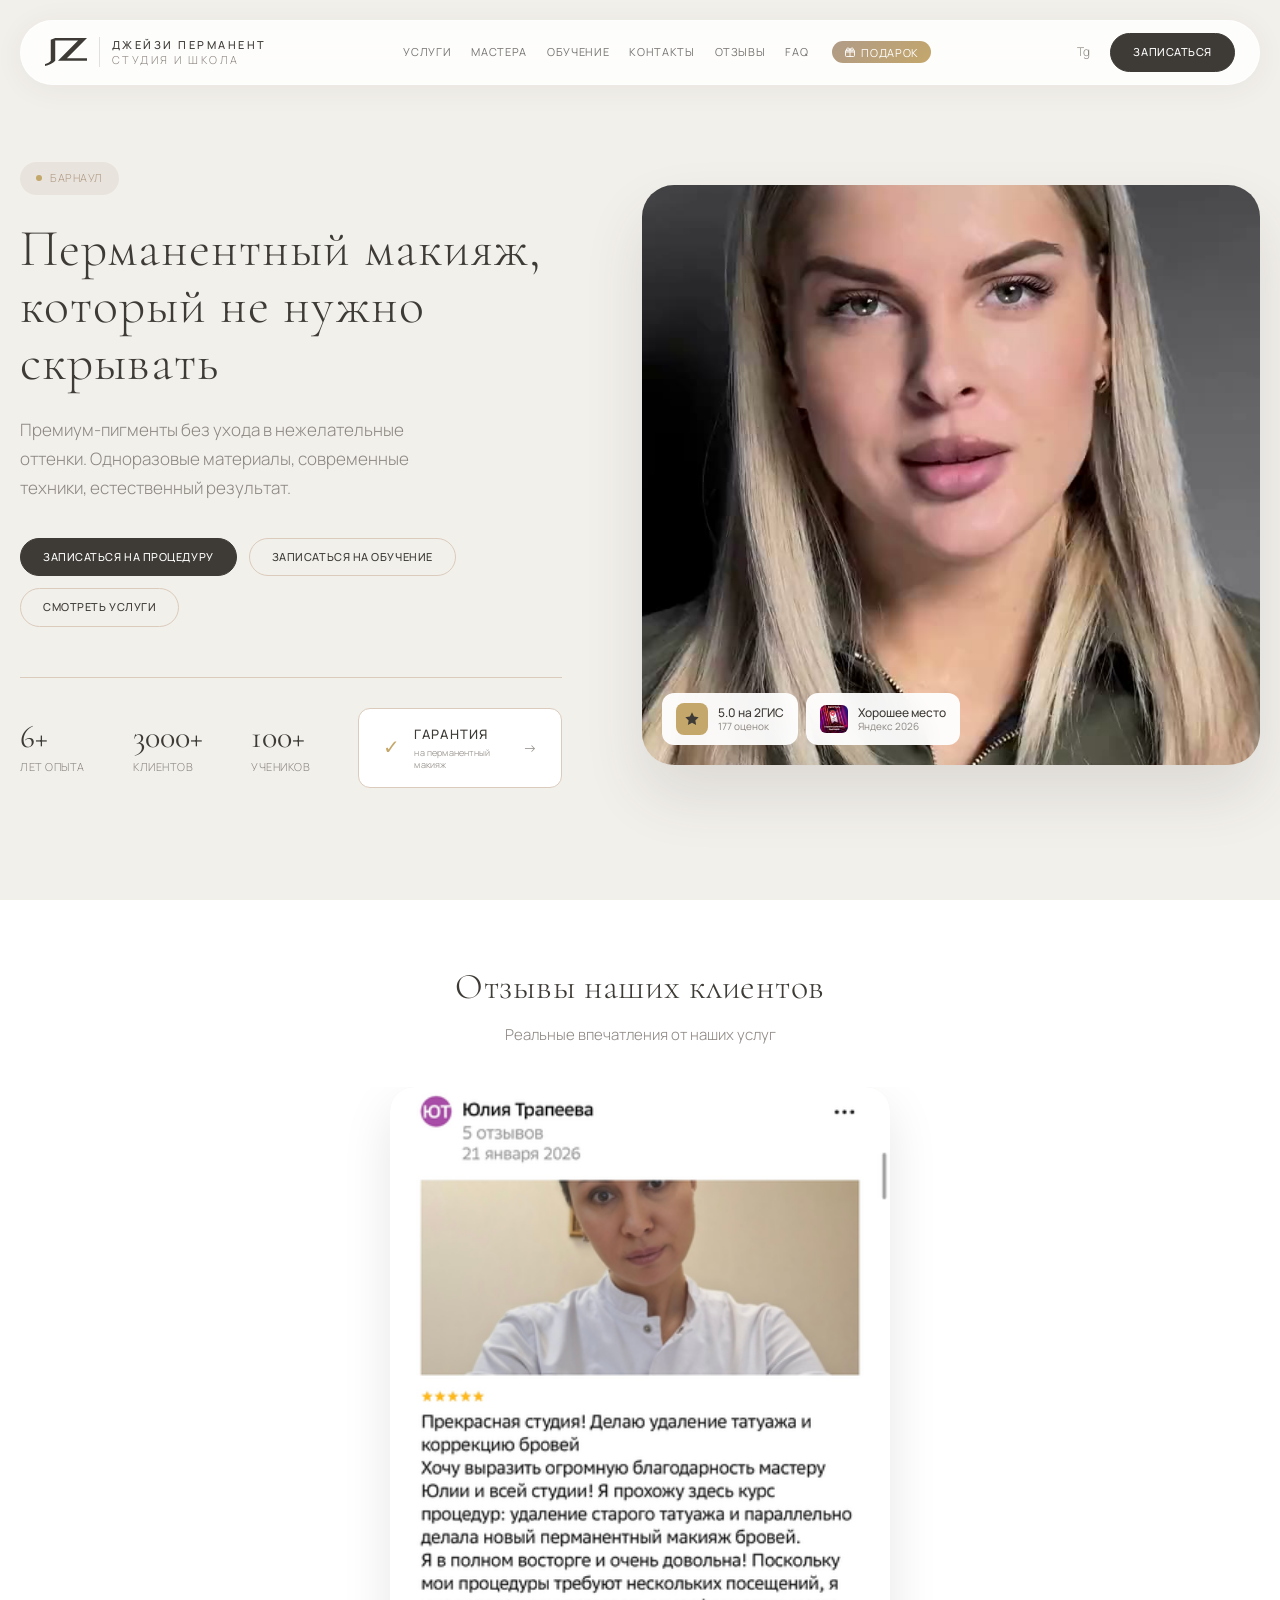
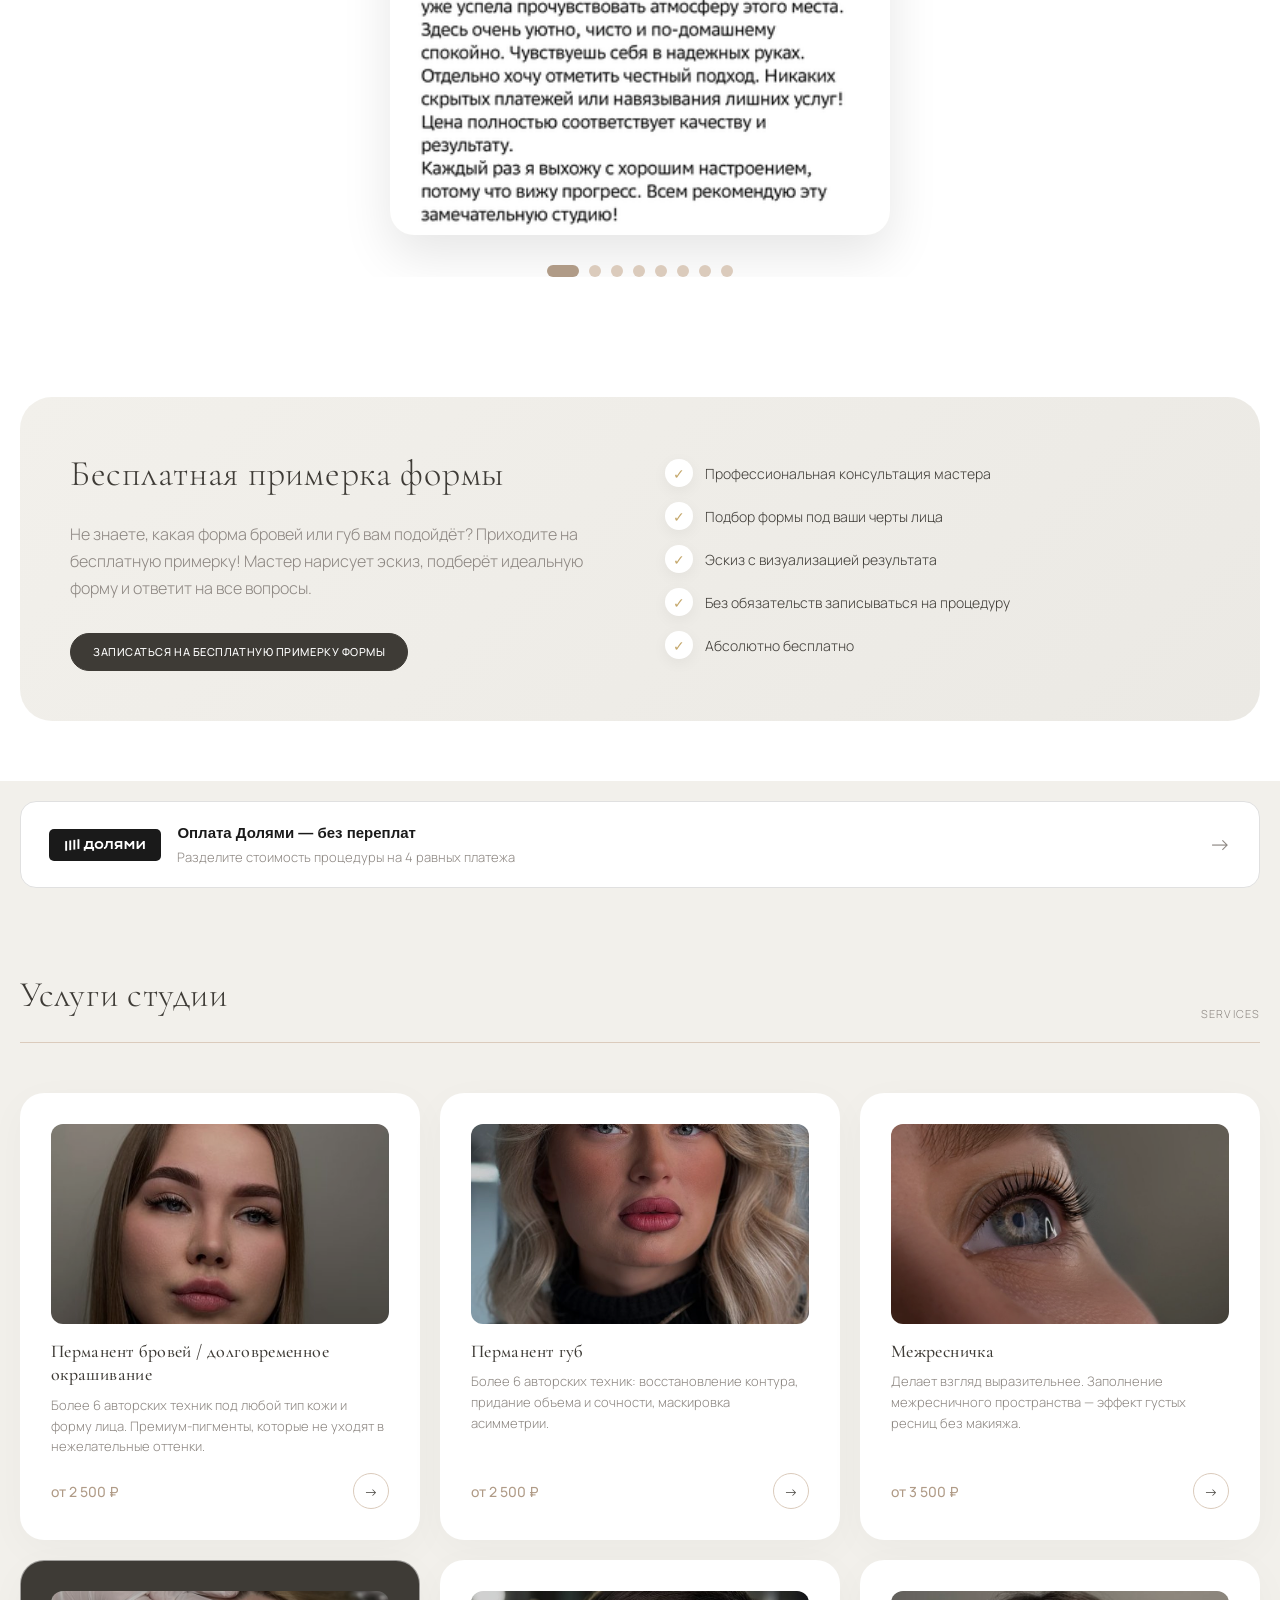
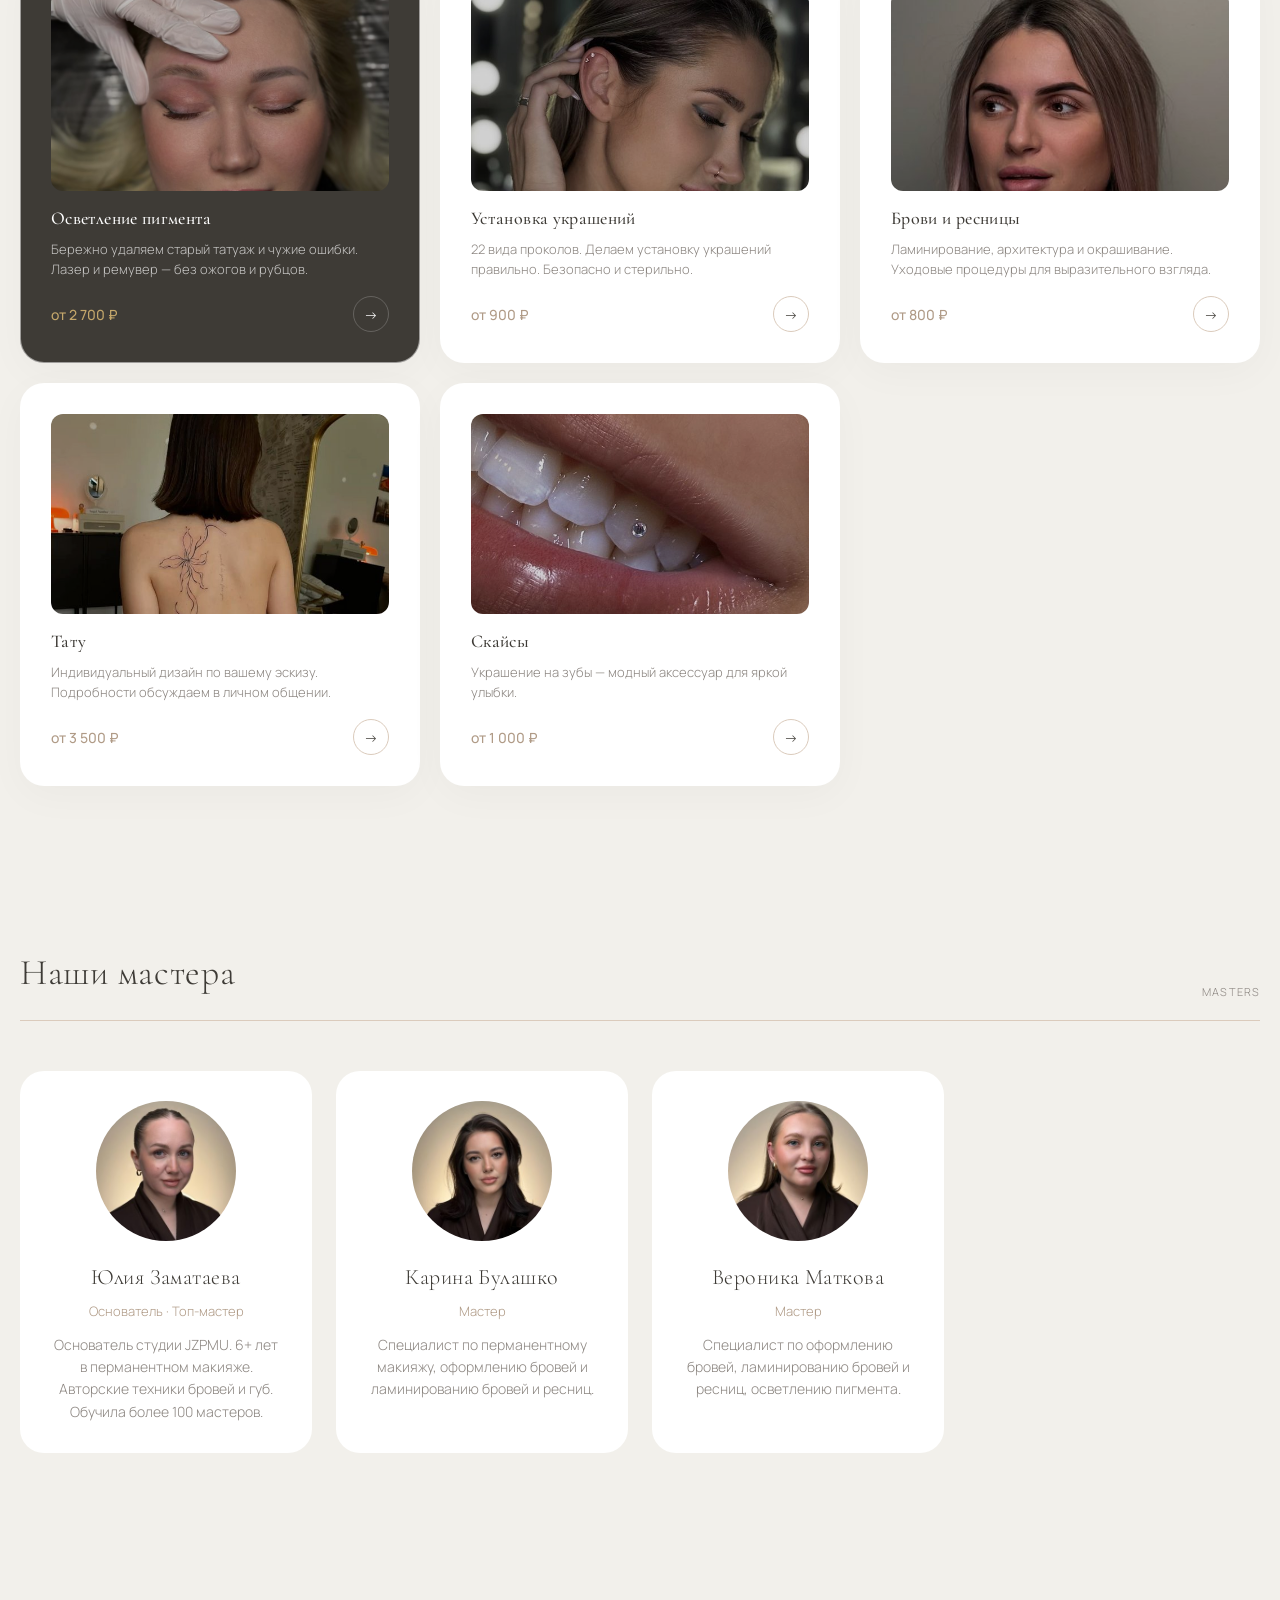
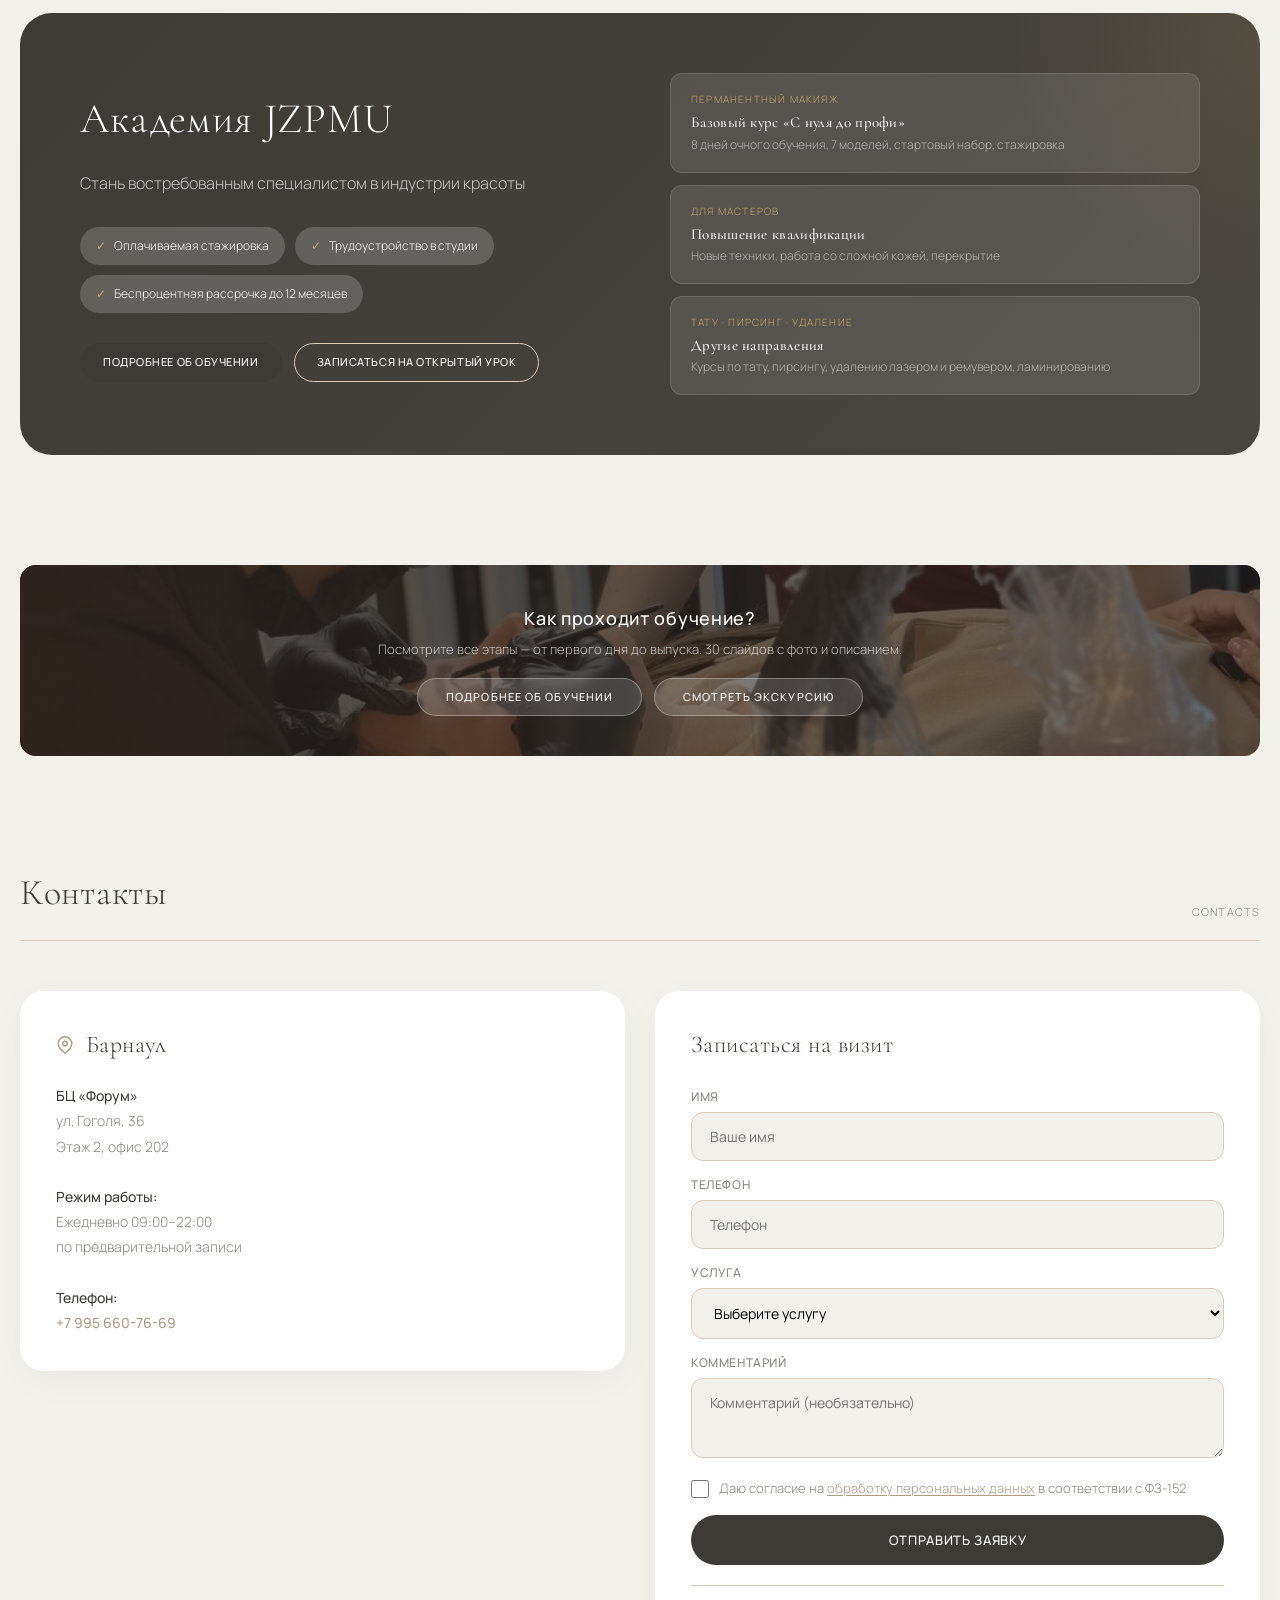
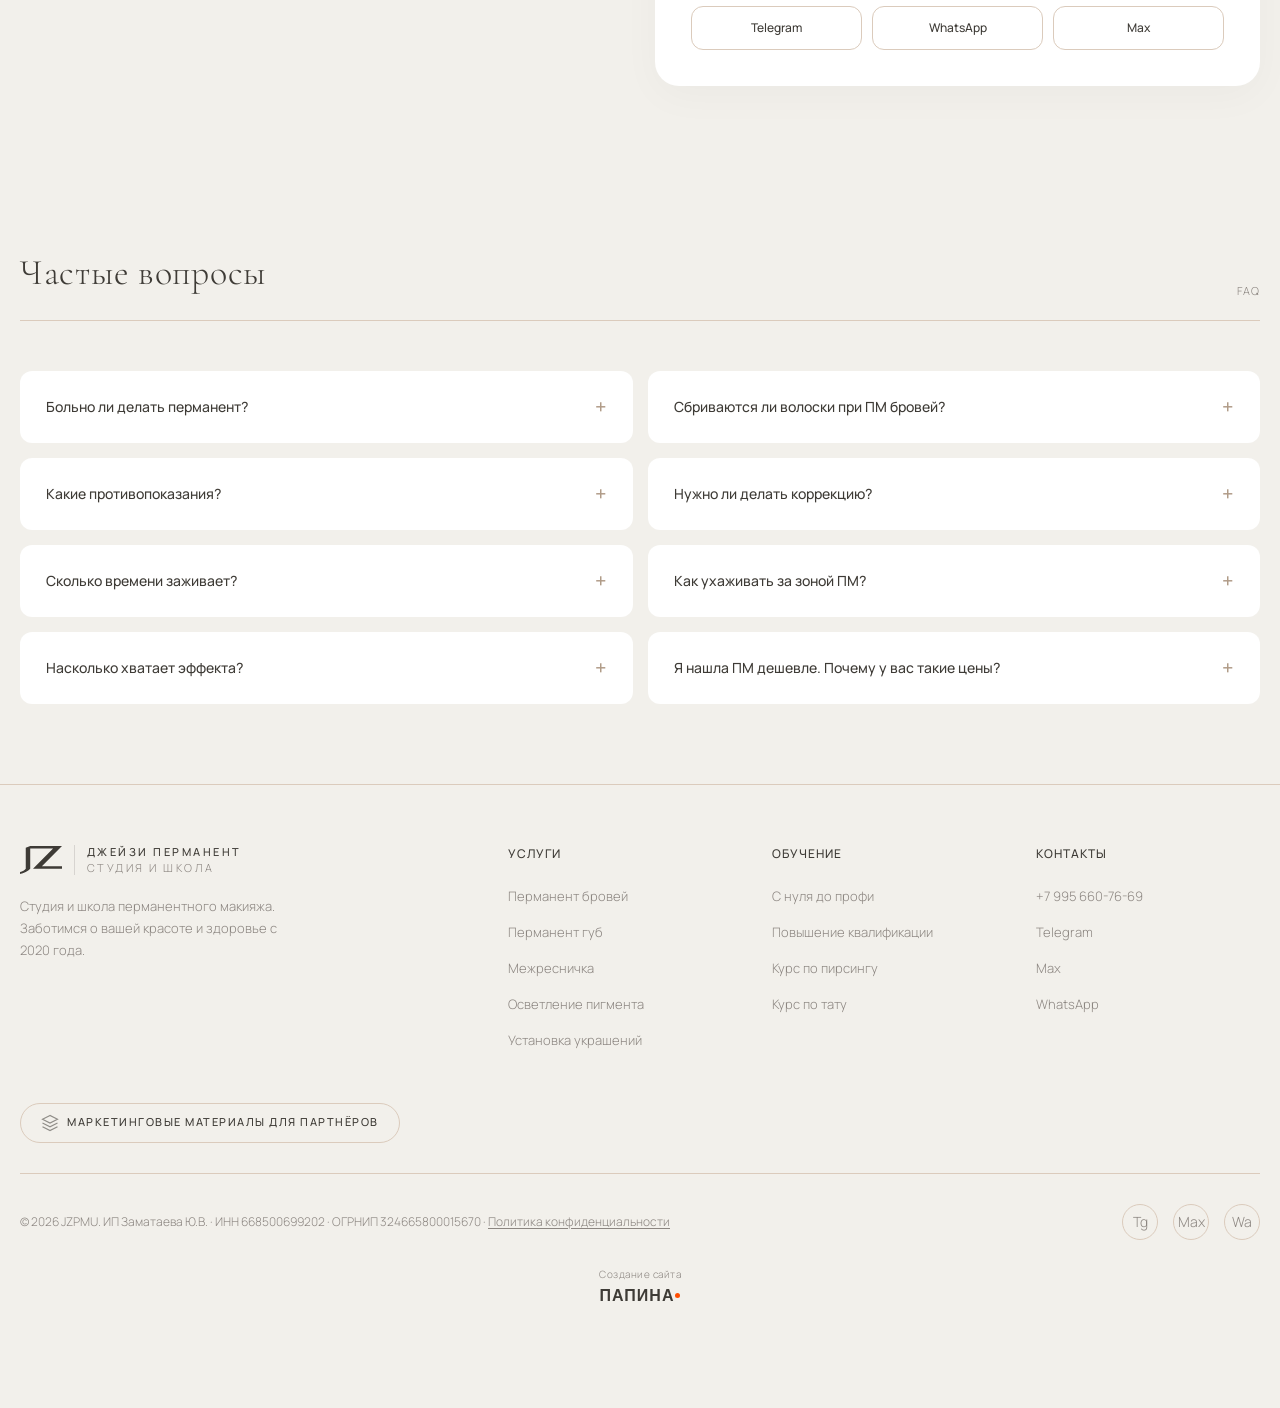
<file: index.html>
<!DOCTYPE html>
<html lang="ru">
<head>
    <meta charset="UTF-8">
    <!-- Yandex.Metrika counter -->
    <script type="text/javascript">
        (function(m,e,t,r,i,k,a){
            m[i]=m[i]||function(){(m[i].a=m[i].a||[]).push(arguments)};
            m[i].l=1*new Date();
            for (var j = 0; j < document.scripts.length; j++) {if (document.scripts[j].src === r) { return; }}
            k=e.createElement(t),a=e.getElementsByTagName(t)[0],k.async=1,k.src=r,a.parentNode.insertBefore(k,a)
        })(window, document,'script','https://mc.yandex.ru/metrika/tag.js?id=108553725', 'ym');
        ym(108553725, 'init', {ssr:true, webvisor:true, clickmap:true, ecommerce:"dataLayer", referrer: document.referrer, url: location.href, accurateTrackBounce:true, trackLinks:true});
    </script>
    <noscript><div><img src="https://mc.yandex.ru/watch/108553725" style="position:absolute; left:-9999px;" alt="" /></div></noscript>
    <!-- /Yandex.Metrika counter -->
    <meta name="viewport" content="width=device-width, initial-scale=1.0">
    <title>JZPMU | Студия и школа перманентного макияжа в Барнауле</title>
    <meta name="description" content="Перманентный макияж бровей, губ, межресничка в Барнауле. Более 6 авторских техник, премиум-пигменты. Обучение мастеров ПМ с нуля. Студия Юлии Заматаевой.">
    <meta name="keywords" content="перманентный макияж Барнаул, ПМ брови, ПМ губы, межресничка, обучение перманентному макияжу, тату, пирсинг, скайсы">
    <link rel="canonical" href="https://jzpmu.ru/">
    <link rel="icon" href="./logo.png" type="image/png">

    <meta property="og:type" content="website">
    <meta property="og:title" content="JZPMU — Студия перманентного макияжа в Барнауле">
    <meta property="og:description" content="Более 6 авторских техник ПМ бровей и губ. Обучение мастеров с нуля. Премиум-пигменты, только одноразовые материалы.">
    <meta property="og:image" content="https://jzpmu.ru/photos/brows-new.jpg">
    <meta property="og:url" content="https://jzpmu.ru/">
    <meta property="og:locale" content="ru_RU">

    <meta name="twitter:card" content="summary_large_image">
    <meta name="twitter:title" content="JZPMU — Студия перманентного макияжа в Барнауле">
    <meta name="twitter:description" content="Более 6 авторских техник ПМ бровей и губ. Обучение мастеров с нуля.">
    <meta name="twitter:image" content="https://jzpmu.ru/photos/brows-new.jpg">

    <link rel="preconnect" href="https://fonts.googleapis.com">
    <link rel="preconnect" href="https://fonts.gstatic.com" crossorigin>
    <link href="https://fonts.googleapis.com/css2?family=Cormorant+Garamond:wght@300;400;500;600&family=Manrope:wght@300;400;500;600&display=swap" rel="stylesheet">
    
    <link rel="stylesheet" href="./style.css">

    <script type="application/ld+json">
    {
      "@context": "https://schema.org",
      "@type": "BeautySalon",
      "name": "JZPMU — Студия перманентного макияжа",
      "description": "Перманентный макияж бровей, губ, межресничка, пирсинг, тату, скайсы в Барнауле. Обучение мастеров ПМ.",
      "url": "https://jzpmu.ru/",
      "image": "https://jzpmu.ru/photos/brows-new.jpg",
      "telephone": "+7-923-162-15-17",
      "address": {
        "@type": "PostalAddress",
        "streetAddress": "ул. Малахова, 148",
        "addressLocality": "Барнаул",
        "addressRegion": "Алтайский край",
        "addressCountry": "RU"
      },
      "geo": {
        "@type": "GeoCoordinates",
        "latitude": 53.3466,
        "longitude": 83.7691
      },
      "openingHoursSpecification": {
        "@type": "OpeningHoursSpecification",
        "dayOfWeek": ["Monday","Tuesday","Wednesday","Thursday","Friday","Saturday","Sunday"],
        "opens": "09:00",
        "closes": "21:00"
      },
      "priceRange": "₽₽",
      "hasOfferCatalog": {
        "@type": "OfferCatalog",
        "name": "Услуги",
        "itemListElement": [
          {"@type": "Offer", "itemOffered": {"@type": "Service", "name": "Перманент бровей", "description": "Более 6 авторских техник под любой тип кожи и форму лица"}},
          {"@type": "Offer", "itemOffered": {"@type": "Service", "name": "Перманент губ", "description": "Авторские техники перманентного макияжа губ"}},
          {"@type": "Offer", "itemOffered": {"@type": "Service", "name": "Межресничка", "description": "Перманентная прорисовка межресничного пространства"}},
          {"@type": "Offer", "itemOffered": {"@type": "Service", "name": "Тату", "description": "Мини-тату и художественные татуировки"}},
          {"@type": "Offer", "itemOffered": {"@type": "Service", "name": "Пирсинг", "description": "Профессиональный пирсинг"}},
          {"@type": "Offer", "itemOffered": {"@type": "Service", "name": "Скайсы", "description": "Украшения для зубов"}}
        ]
      }
    }
    </script>
</head>
<body>
    <a href="#main-content" class="skip-link">Перейти к содержимому</a>

    <!-- HEADER -->
    <header>
        <nav class="navbar">
            <div class="logo">
                <img src="./logo.svg" alt="Джейзи Перманент — Студия и школа" class="logo-mark">
                <!-- Десктоп: одна строка -->
                <div class="logo-text logo-text--desktop">Джейзи Перманент — Студия и школа</div>
                <!-- Мобайл: divider + две строки -->
                <div class="logo-divider"></div>
                <div class="logo-name-mobile">
                    <span class="logo-name__primary">Джейзи Перманент</span>
                    <span class="logo-name__secondary">Студия и школа</span>
                </div>
            </div>

            <div class="nav-menu">
                <a href="#services">Услуги</a>
                <a href="#masters">Мастера</a>
                <a href="academy.html">Обучение</a>
                <a href="#contacts">Контакты</a>
                <a href="#reviews">Отзывы</a>
                <a href="#faq">FAQ</a>
                <a href="#fitting" class="nav-gift"><svg viewBox="0 0 24 24"><rect x="3" y="8" width="18" height="13" rx="2"/><path d="M12 8v13"/><path d="M3 12h18"/><path d="M12 8a4 4 0 00-4-4c-1.5 0-3 1-3 3s2 3 4 3"/><path d="M12 8a4 4 0 014-4c1.5 0 3 1 3 3s-2 3-4 3"/></svg>Подарок</a>
            </div>

            <div class="nav-buttons">
                <a href="https://t.me/jzpmu" class="btn-icon nav-tg" target="_blank">Tg</a>
                <a href="https://dkd.su/1000288" class="btn-pill primary nav-book" target="_blank">Записаться</a>
                <button class="mobile-menu-btn" id="mobileMenuBtn">
                    <span></span>
                    <span></span>
                    <span></span>
                </button>
            </div>
        </nav>
    </header>

    <main id="main-content">

    <!-- STICKY-БАР (мобайл) -->
    <div class="sticky-bar" id="sticky-bar" aria-hidden="true">
        <div class="sticky-bar__inner">
            <a href="https://t.me/jzpmu" class="sticky-tg" target="_blank" rel="noopener" aria-label="Написать в Telegram">
                <div class="sticky-tg__circle">
                    <svg viewBox="0 0 24 24" fill="currentColor" aria-hidden="true">
                        <path d="M12 0C5.373 0 0 5.373 0 12s5.373 12 12 12 12-5.373 12-12S18.627 0 12 0zm5.562 8.248l-2.04 9.613c-.15.674-.544.838-1.103.52l-3.04-2.24-1.467 1.412c-.162.162-.298.298-.612.298l.218-3.092 5.632-5.09c.245-.218-.054-.338-.38-.12L7.24 14.48l-3.01-.94c-.654-.204-.667-.654.137-.97l11.73-4.524c.544-.196 1.02.12.844.97z"/>
                    </svg>
                </div>
                <div class="sticky-tg__text">
                    <span class="sticky-tg__label">Telegram</span>
                    <span class="sticky-tg__sub">Написать нам</span>
                </div>
            </a>
            <a href="https://dkd.su/1000288" class="sticky-btn-book" target="_blank">Записаться</a>
        </div>
    </div>

    <!-- МОБИЛЬНОЕ МЕНЮ -->
    <div class="mobile-menu-overlay" id="mobileMenuOverlay"></div>
    <div class="mobile-menu-panel" id="mobileMenuPanel">
        <button class="mobile-menu-close" id="mobileMenuClose">×</button>
        <nav>
            <a href="#services">Услуги</a>
            <a href="#masters">Мастера</a>
            <a href="academy.html">Обучение</a>
            <a href="#contacts">Контакты</a>
            <a href="#reviews">Отзывы</a>
            <a href="#faq">FAQ</a>
            <a href="#fitting" class="mobile-gift-link">Подарок</a>
            <a href="https://t.me/jzpmu" target="_blank">Telegram</a>
        </nav>
    </div>

    <!-- КНОПКА НАВЕРХ -->
    <button class="back-to-top" id="backToTop" aria-label="Наверх">↑</button>

    <!-- HERO -->
    <section class="hero">
        <div class="container">
            <div class="hero-layout">
                <div class="hero-content">
                    <div class="hero-badge">Барнаул</div>
                    <h1>Перманентный макияж, который не нужно скрывать</h1>
                    <p>Премиум-пигменты без ухода в нежелательные оттенки. Одноразовые материалы, современные техники, естественный результат.</p>

                    <div class="hero-buttons">
                        <a href="https://dkd.su/1000288" class="btn-pill primary" target="_blank">Записаться на процедуру</a>
                        <a href="academy.html" class="btn-pill">Записаться на обучение</a>
                        <a href="#services" class="btn-pill">Смотреть услуги</a>
                    </div>

                    <div class="hero-facts">
                        <div class="hero-fact">
                            <div class="hero-fact-number">6+</div>
                            <div class="hero-fact-label">Лет опыта</div>
                        </div>
                        <div class="hero-fact">
                            <div class="hero-fact-number">3000+</div>
                            <div class="hero-fact-label">Клиентов</div>
                        </div>
                        <div class="hero-fact">
                            <div class="hero-fact-number">100+</div>
                            <div class="hero-fact-label">Учеников</div>
                        </div>
                        <div class="hero-fact hero-fact--warranty" onclick="openModal('warranty')">
                            <div class="hero-fact-number">✓</div>
                            <div class="hero-fact-warranty-text">
                                <div class="hero-fact-label">Гарантия</div>
                                <div class="hero-fact-sub">на перманентный макияж</div>
                            </div>
                            <div class="hero-fact-arrow">→</div>
                        </div>
                    </div>
                </div>

                <div class="hero-img-container">
                    <video class="hero-img" autoplay muted loop playsinline poster="./photos/hero-poster.jpg" preload="metadata" style="object-fit: cover;">
                        <source src="./photos/hero-video.mp4" type="video/mp4">
                    </video>
                    <div class="hero-img-badges">
                        <div class="hero-img-badge">
                            <div class="hero-img-badge-icon"><svg width="16" height="16" viewBox="0 0 24 24" fill="currentColor" stroke="none"><path d="M12 2l3.09 6.26L22 9.27l-5 4.87 1.18 6.88L12 17.77l-6.18 3.25L7 14.14 2 9.27l6.91-1.01L12 2z"/></svg></div>
                            <div class="hero-img-badge-text">
                                5.0 на 2ГИС
                                <span>177 оценок</span>
                            </div>
                        </div>
                        <a href="https://yandex.ru/maps" target="_blank" rel="noopener" class="hero-img-badge hero-img-badge--yandex">
                            <img src="./photos/good-place-badge.jpg" alt="Яндекс Карты — Хорошее место 2026" width="28" height="28" style="border-radius: 6px;">
                            <div class="hero-img-badge-text">
                                Хорошее место
                                <span>Яндекс 2026</span>
                            </div>
                        </a>
                    </div>
                </div>
            </div>
        </div>
    </section>

    <!-- ОТЗЫВЫ -->
    <section class="reviews-section" id="reviews">
        <div class="container">
            <div class="reviews-header">
                <h2>Отзывы наших клиентов</h2>
                <p>Реальные впечатления от наших услуг</p>
            </div>

            <div class="reviews-slider">
                <div class="reviews-track" id="reviewsTrack">
                    <div class="review-slide">
                        <img loading="lazy" src="./photos/client-01.png" width="335" height="500" alt="Отзыв клиента" class="review-image">
                    </div>
                    <div class="review-slide">
                        <img loading="lazy" src="./photos/client-02.png" width="335" height="500" alt="Отзыв клиента" class="review-image">
                    </div>
                    <div class="review-slide">
                        <img loading="lazy" src="./photos/client-03.png" width="335" height="500" alt="Отзыв клиента" class="review-image">
                    </div>
                    <div class="review-slide">
                        <img loading="lazy" src="./photos/client-04.png" width="335" height="500" alt="Отзыв клиента" class="review-image">
                    </div>
                    <div class="review-slide">
                        <img loading="lazy" src="./photos/client-05.png" width="335" height="500" alt="Отзыв клиента" class="review-image">
                    </div>
                    <div class="review-slide">
                        <img loading="lazy" src="./photos/client-06.png" width="335" height="500" alt="Отзыв клиента" class="review-image">
                    </div>
                    <div class="review-slide">
                        <img loading="lazy" src="./photos/client-07.png" width="335" height="500" alt="Отзыв клиента" class="review-image">
                    </div>
                    <div class="review-slide">
                        <img loading="lazy" src="./photos/client-08.png" width="335" height="500" alt="Отзыв клиента" class="review-image">
                    </div>
                </div>

                <div class="review-dots">
                    <span class="review-dot active" data-slide="0"></span>
                    <span class="review-dot" data-slide="1"></span>
                    <span class="review-dot" data-slide="2"></span>
                    <span class="review-dot" data-slide="3"></span>
                    <span class="review-dot" data-slide="4"></span>
                    <span class="review-dot" data-slide="5"></span>
                    <span class="review-dot" data-slide="6"></span>
                    <span class="review-dot" data-slide="7"></span>
                </div>
            </div>
        </div>
    </section>

    <!-- БЕСПЛАТНАЯ ПРИМЕРКА ФОРМЫ -->
    <section class="fitting-section" id="fitting">
        <div class="container">
            <div class="fitting-card">
                <div class="fitting-content">
                    <h2>Бесплатная примерка формы</h2>
                    <p>Не знаете, какая форма бровей или губ вам подойдёт? Приходите на бесплатную примерку! Мастер нарисует эскиз, подберёт идеальную форму и ответит на все вопросы.</p>
                    
                    <a href="https://dkd.su/1000288" class="btn-pill primary" style="display: inline-flex;" target="_blank">Записаться на бесплатную примерку формы</a>
                </div>

                <div class="fitting-features">
                    <div class="fitting-feature">Профессиональная консультация мастера</div>
                    <div class="fitting-feature">Подбор формы под ваши черты лица</div>
                    <div class="fitting-feature">Эскиз с визуализацией результата</div>
                    <div class="fitting-feature">Без обязательств записываться на процедуру</div>
                    <div class="fitting-feature">Абсолютно бесплатно</div>
                </div>
            </div>
        </div>
    </section>

    <!-- ДОЛЯМИ ПРОМО -->
    <div class="container" style="padding-bottom: 0; padding-top: 20px;">
        <div class="dolyami-promo" onclick="openDolyamiModal('Перманент бровей / губ (Топ-мастер)', 12500)">
            <div class="dolyami-promo-left">
                <span class="dolyami-badge" style="margin:0;padding:8px 14px;">
                    <img src="photos/dolyami-logo-white.svg" alt="Долями" class="dolyami-logo-white" style="height:16px;">
                    <img src="photos/dolyami-logo-black.svg" alt="Долями" class="dolyami-logo-black" style="height:16px;">
                </span>
                <div class="dolyami-promo-text">
                    <span class="dolyami-promo-title">Оплата Долями — без переплат</span>
                    <span class="dolyami-promo-sub">Разделите стоимость процедуры на 4 равных платежа</span>
                </div>
            </div>
            <span class="dolyami-promo-arrow">→</span>
        </div>
    </div>

    <!-- УСЛУГИ -->
    <section id="services">
        <div class="container">
            <div class="section-header">
                <h2>Услуги студии</h2>
                <span>Services</span>
            </div>

            <div class="services-grid">

                <div class="card" onclick="openModal('brows')">
                    <img loading="lazy" class="card-img" src="./photos/brows-new.jpg" width="380" height="200" alt="Перманент бровей / долговременное окрашивание" style="object-position: center 28%;">
                    <h3>Перманент бровей / долговременное окрашивание</h3>
                    <p>Более 6 авторских техник под любой тип кожи и форму лица. Премиум-пигменты, которые не уходят в нежелательные оттенки.</p>
                    <div class="card-bottom">
                        <div class="card-price">от 2 500 ₽</div>
                        <div class="card-arrow">→</div>
                    </div>
                </div>

                <div class="card" onclick="openModal('lips')">
                    <img loading="lazy" class="card-img" src="./photos/lips-new.jpg" width="380" height="200" alt="Перманент губ" style="object-position: center 62%;">
                    <h3>Перманент губ</h3>
                    <p>Более 6 авторских техник: восстановление контура, придание объема и сочности, маскировка асимметрии.</p>
                    <div class="card-bottom">
                        <div class="card-price">от 2 500 ₽</div>
                        <div class="card-arrow">→</div>
                    </div>
                </div>

                <div class="card" onclick="openModal('eyes')">
                    <img loading="lazy" class="card-img" src="./photos/eyes-mezhresn.jpg" width="380" height="200" alt="Межресничка" style="object-position: center center; object-fit: cover;">
                    <h3>Межресничка</h3>
                    <p>Делает взгляд выразительнее. Заполнение межресничного пространства — эффект густых ресниц без макияжа.</p>
                    <div class="card-bottom">
                        <div class="card-price">от 3 500 ₽</div>
                        <div class="card-arrow">→</div>
                    </div>
                </div>

                <div class="card accent" onclick="openModal('removal')">
                    <img loading="lazy" class="card-img" src="./photos/removal-new.jpg" width="380" height="200" alt="Осветление пигмента" style="object-position: center 40%;">
                    <h3>Осветление пигмента</h3>
                    <p>Бережно удаляем старый татуаж и чужие ошибки. Лазер и ремувер — без ожогов и рубцов.</p>
                    <div class="card-bottom">
                        <div class="card-price" style="color: var(--accent-gold);">от 2 700 ₽</div>
                        <div class="card-arrow" style="border-color: rgba(255,255,255,0.2);">→</div>
                    </div>
                </div>

                <div class="card" onclick="openModal('piercing')">
                    <img loading="lazy" class="card-img" src="./photos/piercing-new.jpg" width="380" height="200" alt="Установка украшений" style="object-position: center 22%;">
                    <h3>Установка украшений</h3>
                    <p>22 вида проколов. Делаем установку украшений правильно. Безопасно и стерильно.</p>
                    <div class="card-bottom">
                        <div class="card-price">от 900 ₽</div>
                        <div class="card-arrow">→</div>
                    </div>
                </div>

                <div class="card" onclick="openModal('lami')">
                    <img loading="lazy" class="card-img" src="./photos/lami-new.jpg" width="380" height="200" alt="Брови и ресницы" style="object-position: center 28%;">
                    <h3>Брови и ресницы</h3>
                    <p>Ламинирование, архитектура и окрашивание. Уходовые процедуры для выразительного взгляда.</p>
                    <div class="card-bottom">
                        <div class="card-price">от 800 ₽</div>
                        <div class="card-arrow">→</div>
                    </div>
                </div>

                <div class="card" onclick="openModal('tattoo')">
                    <img loading="lazy" class="card-img" src="./photos/tattoo-new.jpg" width="380" height="200" alt="Тату" style="object-position: center 30%;">
                    <h3>Тату</h3>
                    <p>Индивидуальный дизайн по вашему эскизу. Подробности обсуждаем в личном общении.</p>
                    <div class="card-bottom">
                        <div class="card-price">от 3 500 ₽</div>
                        <div class="card-arrow">→</div>
                    </div>
                </div>

                <div class="card" onclick="openModal('skyce')">
                    <img loading="lazy" class="card-img" src="./photos/skyce-new.jpg" width="380" height="200" alt="Скайсы" style="object-position: center;">
                    <h3>Скайсы</h3>
                    <p>Украшение на зубы — модный аксессуар для яркой улыбки.</p>
                    <div class="card-bottom">
                        <div class="card-price">от 1 000 ₽</div>
                        <div class="card-arrow">→</div>
                    </div>
                </div>

            </div>
        </div>
    </section>

    <!-- МАСТЕРА -->
    <section id="masters" style="padding: 80px 0;">
        <div class="container">
            <div class="section-header">
                <h2>Наши мастера</h2>
                <span>Masters</span>
            </div>

            <div style="display: grid; grid-template-columns: repeat(auto-fill, minmax(280px, 1fr)); gap: 24px;">
                <div style="background: var(--bg-card); border-radius: var(--radius-box); padding: 30px; text-align: center;">
                    <img src="./photos/master-yulia.jpg" alt="Юлия Заматаева" loading="lazy" style="width: 140px; height: 140px; border-radius: 50%; object-fit: cover; margin: 0 auto 20px; display: block;">
                    <h3 style="font-size: 22px; margin-bottom: 8px;">Юлия Заматаева</h3>
                    <p style="color: var(--accent); font-size: 13px; margin-bottom: 12px;">Основатель · Топ-мастер</p>
                    <p style="color: var(--text-muted); font-size: 14px; line-height: 1.6;">Основатель студии JZPMU. 6+ лет в перманентном макияже. Авторские техники бровей и губ. Обучила более 100 мастеров.</p>
                </div>
                <div style="background: var(--bg-card); border-radius: var(--radius-box); padding: 30px; text-align: center;">
                    <img src="./photos/master-karina.jpg" alt="Карина Булашко" loading="lazy" style="width: 140px; height: 140px; border-radius: 50%; object-fit: cover; margin: 0 auto 20px; display: block;">
                    <h3 style="font-size: 22px; margin-bottom: 8px;">Карина Булашко</h3>
                    <p style="color: var(--accent); font-size: 13px; margin-bottom: 12px;">Мастер</p>
                    <p style="color: var(--text-muted); font-size: 14px; line-height: 1.6;">Специалист по перманентному макияжу, оформлению бровей и ламинированию бровей и ресниц.</p>
                </div>
                <div style="background: var(--bg-card); border-radius: var(--radius-box); padding: 30px; text-align: center;">
                    <img src="./photos/master-veronika.jpg" alt="Вероника Маткова" loading="lazy" style="width: 140px; height: 140px; border-radius: 50%; object-fit: cover; margin: 0 auto 20px; display: block;">
                    <h3 style="font-size: 22px; margin-bottom: 8px;">Вероника Маткова</h3>
                    <p style="color: var(--accent); font-size: 13px; margin-bottom: 12px;">Мастер</p>
                    <p style="color: var(--text-muted); font-size: 14px; line-height: 1.6;">Специалист по оформлению бровей, ламинированию бровей и ресниц, осветлению пигмента.</p>
                </div>
            </div>
        </div>
    </section>

    <!-- ОБУЧЕНИЕ -->
    <section id="academy">
        <div class="container">
            <div class="academy-preview">
                <div class="academy-content">
                    <h2>Академия JZPMU</h2>
                    <p>Стань востребованным специалистом в индустрии красоты</p>
                    
                    <div class="academy-features">
                        <div class="academy-feature">Оплачиваемая стажировка</div>
                        <div class="academy-feature">Трудоустройство в студии</div>
                        <div class="academy-feature">Беспроцентная рассрочка до 12 месяцев</div>
                    </div>

                    <div style="display: flex; gap: 12px; flex-wrap: wrap; margin-top: 10px;">
                        <a href="academy.html" class="btn-pill primary">Подробнее об обучении</a>
                        <a href="academy.html#application" class="btn-pill">Записаться на открытый урок</a>
                    </div>
                </div>

                <div class="academy-programs-side">
                    <a href="academy.html" class="academy-program-card">
                        <div class="apc-tag">Перманентный макияж</div>
                        <h4>Базовый курс «С нуля до профи»</h4>
                        <p>8 дней очного обучения, 7 моделей, стартовый набор, стажировка</p>
                    </a>
                    <a href="academy.html#other-courses" class="academy-program-card">
                        <div class="apc-tag">Для мастеров</div>
                        <h4>Повышение квалификации</h4>
                        <p>Новые техники, работа со сложной кожей, перекрытие</p>
                    </a>
                    <a href="academy.html#other-courses" class="academy-program-card">
                        <div class="apc-tag">Тату · Пирсинг · Удаление</div>
                        <h4>Другие направления</h4>
                        <p>Курсы по тату, пирсингу, удалению лазером и ремувером, ламинированию</p>
                    </a>
                </div>
            </div>
        </div>
    </section>

    <!-- КАК ПРОХОДИТ ОБУЧЕНИЕ -->
    <div class="container">
        <div class="excursion-banner" style="cursor: default;">
            <img loading="lazy" class="excursion-banner__bg" src="./photos/excursion-bg-1.jpg" width="1280" height="600" alt="Обучение в JZPMU">
            <div class="excursion-banner__overlay"></div>
            <div class="excursion-banner__content">
                <div class="excursion-banner__heading">Как проходит обучение?</div>
                <div class="excursion-banner__sub">Посмотрите все этапы — от первого дня до выпуска. 30 слайдов с фото и описанием.</div>
                <div style="display: flex; gap: 12px; flex-wrap: wrap; margin-top: 15px; justify-content: center;">
                    <a href="academy.html" class="excursion-banner__btn" style="text-decoration: none;">Подробнее об обучении</a>
                    <span class="excursion-banner__btn" onclick="openExcursion()">Смотреть экскурсию</span>
                </div>
            </div>
        </div>
    </div>

    <!-- КОНТАКТЫ -->
    <section id="contacts">
        <div class="container">
            <div class="section-header">
                <h2>Контакты</h2>
                <span>Contacts</span>
            </div>

            <div class="contacts-grid">
                <div>
                    <div class="contact-card">
                        <h3>Барнаул</h3>
                        <div class="contact-info">
                            <strong>БЦ «Форум»</strong><br>
                            ул. Гоголя, 36<br>
                            Этаж 2, офис 202<br><br>
                            <strong>Режим работы:</strong><br>
                            Ежедневно 09:00–22:00<br>
                            по предварительной записи<br><br>
                            <strong>Телефон:</strong><br>
                            <a href="tel:+79956607669" style="color: var(--accent); font-weight: 500;">+7 995 660-76-69</a>
                        </div>
                    </div>
                </div>

                <div class="contact-form">
                    <h3>Записаться на визит</h3>
                    <form id="contactForm" onsubmit="return submitToTelegram(event)" novalidate>
                        <div class="form-group">
                            <label for="formName">Имя</label>
                            <input type="text" id="formName" name="name" autocomplete="name" placeholder="Ваше имя" required>
                            <span class="form-error" id="formNameError"></span>
                        </div>
                        <div class="form-group">
                            <label for="formPhone">Телефон</label>
                            <input type="tel" id="formPhone" name="phone" autocomplete="tel" placeholder="Телефон" required>
                            <span class="form-error" id="formPhoneError"></span>
                        </div>
                        <div class="form-group">
                            <label for="formService">Услуга</label>
                            <select id="formService" name="service">
                                <option value="">Выберите услугу</option>
                                <option value="Перманент бровей / долговременное окрашивание">Перманент бровей / долговременное окрашивание</option>
                                <option value="Перманент губ">Перманент губ</option>
                                <option value="Межресничка">Межресничка</option>
                                <option value="Осветление пигмента">Осветление пигмента</option>
                                <option value="Установка украшений">Установка украшений</option>
                                <option value="Брови и ресницы">Брови и ресницы</option>
                                <option value="Тату">Тату</option>
                                <option value="Скайсы">Скайсы</option>
                                <option value="Обучение">Обучение</option>
                            </select>
                        </div>
                        <div class="form-group">
                            <label for="formComment">Комментарий</label>
                            <textarea id="formComment" name="comment" placeholder="Комментарий (необязательно)"></textarea>
                        </div>
                        <label class="consent-label">
                            <input type="checkbox" id="formConsent" required>
                            <span>Даю согласие на <a href="privacy.html" target="_blank">обработку персональных данных</a> в соответствии с ФЗ-152</span>
                        </label>
                        <button type="submit" class="form-submit" id="formSubmitBtn">Отправить заявку</button>
                    </form>

                    <div class="form-messengers">
                        <a href="https://t.me/jzpmu" class="messenger-btn" target="_blank">Telegram</a>
                        <a href="https://wa.me/79956607669" class="messenger-btn" target="_blank">WhatsApp</a>
                        <a href="https://max.ru/id668500699202_biz" class="messenger-btn" target="_blank">Max</a>
                    </div>
                </div>
            </div>
        </div>
    </section>

    <!-- FAQ -->
    <section id="faq">
        <div class="container">
            <div class="section-header">
                <h2>Частые вопросы</h2>
                <span>FAQ</span>
            </div>

            <div class="faq-grid">
                
                <div class="faq-item">
                    <div class="faq-question" onclick="toggleFaq(this)">Больно ли делать перманент?</div>
                    <div class="faq-answer">
                        <div class="faq-answer-content">Мы используем качественную анестезию, которая делает процедуру комфортной. Ощущения индивидуальны — большинство клиентов описывают их как лёгкое покалывание. Зона губ чуть чувствительнее, чем брови.</div>
                    </div>
                </div>

                <div class="faq-item">
                    <div class="faq-question" onclick="toggleFaq(this)">Сбриваются ли волоски при ПМ бровей?</div>
                    <div class="faq-answer">
                        <div class="faq-answer-content">Нет, мы работаем между волосками, не затрагивая их. Ваши натуральные брови остаются нетронутыми, а перманент создаёт красивый фон.</div>
                    </div>
                </div>

                <div class="faq-item">
                    <div class="faq-question" onclick="toggleFaq(this)">Какие противопоказания?</div>
                    <div class="faq-answer">
                        <div class="faq-answer-content">Беременность, кормление грудью, сахарный диабет, онкология, кожные заболевания в зоне процедуры, герпес в активной фазе, приём антикоагулянтов. Полный список обсуждаем на консультации.</div>
                    </div>
                </div>

                <div class="faq-item">
                    <div class="faq-question" onclick="toggleFaq(this)">Нужно ли делать коррекцию?</div>
                    <div class="faq-answer">
                        <div class="faq-answer-content">Да, коррекция через 4-6 недель входит в процесс. Она нужна для закрепления результата — кожа по-разному принимает пигмент, и коррекция позволяет довести работу до идеала.</div>
                    </div>
                </div>

                <div class="faq-item">
                    <div class="faq-question" onclick="toggleFaq(this)">Сколько времени заживает?</div>
                    <div class="faq-answer">
                        <div class="faq-answer-content">Активное заживление — 5-7 дней (образование и отхождение корочек). Полное восстановление цвета — до 4 недель. Выдаём подробную памятку по уходу.</div>
                    </div>
                </div>

                <div class="faq-item">
                    <div class="faq-question" onclick="toggleFaq(this)">Как ухаживать за зоной ПМ?</div>
                    <div class="faq-answer">
                        <div class="faq-answer-content">Первые дни: не мочить, не распаривать, не трогать руками, обрабатывать заживляющим средством. Подробную инструкцию выдаём после процедуры и остаёмся на связи.</div>
                    </div>
                </div>

                <div class="faq-item">
                    <div class="faq-question" onclick="toggleFaq(this)">Насколько хватает эффекта?</div>
                    <div class="faq-answer">
                        <div class="faq-answer-content">От 1 до 3 лет в зависимости от типа кожи, образа жизни и ухода. Жирная кожа держит пигмент меньше, сухая — дольше. Рефреш раз в 1-2 года поддержит яркость.</div>
                    </div>
                </div>

                <div class="faq-item">
                    <div class="faq-question" onclick="toggleFaq(this)">Я нашла ПМ дешевле. Почему у вас такие цены?</div>
                    <div class="faq-answer">
                        <div class="faq-answer-content">Мы используем премиум-пигменты, которые гарантированно не уходят в синий, красный или серый. Только одноразовые материалы. 7+ лет опыта и постоянное обучение. Цена — это инвестиция в результат на годы.</div>
                    </div>
                </div>

            </div>
        </div>
    </section>

    </main>

    <!-- FOOTER -->
    <footer>
        <div class="container">
            <div class="footer-grid">
                <div class="footer-brand">
                    <div class="logo">
                        <img loading="lazy" src="./logo.svg" alt="Джейзи Перманент — Студия и школа" class="logo-mark">
                        <div class="logo-divider"></div>
                        <div class="logo-name-mobile">
                            <span class="logo-name__primary">Джейзи Перманент</span>
                            <span class="logo-name__secondary">Студия и школа</span>
                        </div>
                    </div>
                    <p>Студия и школа перманентного макияжа. Заботимся о вашей красоте и здоровье с 2020 года.</p>
                </div>

                <div class="footer-column">
                    <h4>Услуги</h4>
                    <ul>
                        <li><a href="#services">Перманент бровей</a></li>
                        <li><a href="#services">Перманент губ</a></li>
                        <li><a href="#services">Межресничка</a></li>
                        <li><a href="#services">Осветление пигмента</a></li>
                        <li><a href="#services">Установка украшений</a></li>
                    </ul>
                </div>

                <div class="footer-column">
                    <h4>Обучение</h4>
                    <ul>
                        <li><a href="#academy">С нуля до профи</a></li>
                        <li><a href="#academy">Повышение квалификации</a></li>
                        <li><a href="#academy">Курс по пирсингу</a></li>
                        <li><a href="#academy">Курс по тату</a></li>
                    </ul>
                </div>

                <div class="footer-column">
                    <h4>Контакты</h4>
                    <ul>
                        <li><a href="tel:+79956607669">+7 995 660-76-69</a></li>
                        <li><a href="https://t.me/jzpmu" target="_blank">Telegram</a></li>
                        <li><a href="https://max.ru/id668500699202_biz" target="_blank">Max</a></li>
                        <li><a href="https://wa.me/79956607669" target="_blank">WhatsApp</a></li>
                    </ul>
                </div>
            </div>

            <div class="footer-brand-link-wrap">
                <a href="brand.html" class="footer-brand-link">
                    <span class="footer-brand-link__icon">
                        <svg viewBox="0 0 24 24" fill="none" stroke="currentColor" stroke-width="1.5" width="18" height="18"><path d="M12 2L2 7l10 5 10-5-10-5z"/><path d="M2 17l10 5 10-5"/><path d="M2 12l10 5 10-5"/></svg>
                    </span>
                    Маркетинговые материалы для партнёров
                </a>
            </div>

            <div class="footer-bottom">
                <div>
                    © 2026 JZPMU. ИП Заматаева Ю.В. · ИНН 668500699202 · ОГРНИП 324665800015670 · <a href="privacy.html" style="color:var(--text-muted);text-decoration:underline;text-underline-offset:2px;">Политика конфиденциальности</a>
                </div>
                <div class="footer-socials">
                    <a href="https://t.me/jzpmu" target="_blank">Tg</a>
                    <a href="https://max.ru/id668500699202_biz" target="_blank">Max</a>
                    <a href="https://wa.me/79956607669" target="_blank">Wa</a>
                </div>
            </div>
            <div style="text-align:center;margin-top:20px;">
                <a href="http://papina.team" target="_blank" rel="noopener" style="display:inline-flex;flex-direction:column;align-items:center;gap:2px;text-decoration:none;transition:opacity .3s;" onmouseover="this.style.opacity='.65'" onmouseout="this.style.opacity='1'">
                    <span style="font-size:10px;color:var(--text-muted);letter-spacing:.05em;">Создание сайта</span>
                    <span style="display:inline-flex;align-items:center;gap:1px;">
                        <span style="font-family:'Arial Black',sans-serif;font-size:16px;font-weight:900;color:var(--text-main);letter-spacing:1px;">ПАПИНА</span>
                        <span style="width:5px;height:5px;border-radius:50%;background:#FF4D00;display:inline-block;animation:papina-dot 2.5s infinite;"></span>
                    </span>
                </a>
            </div>
            <style>@keyframes papina-dot{0%,100%{opacity:1}50%{opacity:.3}}</style>
        </div>
    </footer>

    <!-- МОДАЛЬНЫЕ ОКНА -->
    <div class="modal-overlay" id="modal-brows">
        <div class="modal">
            <div class="modal-header">
                <h3>Перманент бровей / Долговременное окрашивание</h3>
                <button class="modal-close" onclick="closeModal('brows')">×</button>
            </div>
            <div class="modal-body">
                <div style="display: grid; grid-template-columns: repeat(2, 1fr); gap: 12px; margin-bottom: 25px;">
                    <div class="before-after__item photo-toggle">
                        <span class="before-after__label">Графика</span>
                        <img loading="lazy" class="photo-toggle__before" src="./photos/brows-grafika-1.jpg" alt="До">
                        <img loading="lazy" src="./photos/brows-grafika-2.jpg" alt="Брови — графика">
                        <span class="photo-toggle__hint">зажми</span>
                    </div>
                    <div class="before-after__item photo-toggle">
                        <span class="before-after__label">Мягкая графика</span>
                        <img loading="lazy" class="photo-toggle__before" src="./photos/brows-soft-grafika-2.jpg" alt="До">
                        <img loading="lazy" src="./photos/brows-soft-grafika-1.jpg" alt="Брови — мягкая графика">
                        <span class="photo-toggle__hint">зажми</span>
                    </div>
                    <div class="before-after__item photo-toggle">
                        <span class="before-after__label">Четкий низ — мягкий верх</span>
                        <img loading="lazy" class="photo-toggle__before" src="./photos/brows-chetkiy-niz-2.jpg" alt="До">
                        <img loading="lazy" src="./photos/brows-chetkiy-niz-1.jpg" alt="Брови — четкий низ мягкий верх">
                        <span class="photo-toggle__hint">зажми</span>
                    </div>
                    <div class="before-after__item">
                        <span class="before-after__label">Модельные брови</span>
                        <img loading="lazy" src="./photos/brows-modelnye-1.jpg" alt="Брови — модельные">
                    </div>
                    <div class="before-after__item">
                        <span class="before-after__label">Волоски + напыление</span>
                        <img loading="lazy" src="./photos/brows-voloski-1.jpg" alt="Брови — волоски + напыление">
                    </div>
                    <div class="before-after__item photo-toggle">
                        <span class="before-after__label">Перекрытие</span>
                        <img loading="lazy" class="photo-toggle__before" src="./photos/brows-perekrytie-1.jpg" alt="До">
                        <img loading="lazy" src="./photos/brows-perekrytie-2.jpg" alt="Брови — перекрытие">
                        <span class="photo-toggle__hint">зажми</span>
                    </div>
                </div>

                <table class="price-table">
                    <tr>
                        <th>Категория</th>
                        <th>Процедура</th>
                        <th>Коррекция</th>
                    </tr>
                    <tr>
                        <td>Стажер / ученица *</td>
                        <td>от 2 500 ₽</td>
                        <td>—</td>
                    </tr>
                    <tr>
                        <td>Мастер</td>
                        <td>6 500 ₽</td>
                        <td>3 500 ₽</td>
                    </tr>
                    <tr>
                        <td>Мастер-профи</td>
                        <td>9 000 ₽</td>
                        <td>4 500 ₽</td>
                    </tr>
                    <tr>
                        <td>Топ-мастер Юлия</td>
                        <td>12 500 ₽</td>
                        <td>6 000 ₽</td>
                    </tr>
                </table>

                <p class="price-note" style="font-size: 12px; color: var(--text-muted); margin-top: 8px;">* Согласие на фото/видео для соцсетей</p>

                <div class="dolyami-widget" onclick="event.stopPropagation(); openDolyamiModal('Перманент бровей (Топ-мастер)', 12500)" title="Узнать про оплату Долями">
                    <span class="dolyami-badge"><img src="photos/dolyami-logo-white.svg" alt="Долями" class="dolyami-logo-white"><img src="photos/dolyami-logo-black.svg" alt="Долями" class="dolyami-logo-black"></span>
                    <span class="dolyami-text">4 платежа по 3 125 ₽</span>
                    <span class="dolyami-arrow">›</span>
                </div>

                <div style="display: flex; gap: 10px; flex-wrap: wrap; margin-top: 20px;">
                    <a href="https://dkd.su/1000288" class="btn-pill primary" target="_blank">Записаться на процедуру</a>
                    <a href="https://dkd.su/1000288" class="btn-pill" target="_blank">Записаться на примерку</a>
                </div>
            </div>
        </div>
    </div>

    <div class="modal-overlay" id="modal-lips">
        <div class="modal">
            <div class="modal-header">
                <h3>Перманент губ</h3>
                <button class="modal-close" onclick="closeModal('lips')">×</button>
            </div>
            <div class="modal-body">
                <div style="display: grid; grid-template-columns: repeat(2, 1fr); gap: 12px; margin-bottom: 25px;">
                    <div class="before-after__item photo-toggle">
                        <span class="before-after__label">3D / амбре</span>
                        <img loading="lazy" class="photo-toggle__before" src="./photos/lips-before-after-2.jpg" alt="До">
                        <img loading="lazy" src="./photos/lips-before-after-1.jpg" alt="Губы — 3D техника">
                        <span class="photo-toggle__hint">зажми</span>
                    </div>
                    <div class="before-after__item photo-toggle">
                        <span class="before-after__label">Натуральная</span>
                        <img loading="lazy" class="photo-toggle__before" src="./photos/lips-naturalnaya-2.jpg" alt="До">
                        <img loading="lazy" src="./photos/lips-naturalnaya-1.jpg" alt="Губы — натуральная техника">
                        <span class="photo-toggle__hint">зажми</span>
                    </div>
                    <div class="before-after__item photo-toggle">
                        <span class="before-after__label">Акварельная</span>
                        <img loading="lazy" class="photo-toggle__before" src="./photos/lips-akvarelnaya-1.jpg" alt="До">
                        <img loading="lazy" src="./photos/lips-akvarelnaya-2.jpg" alt="Губы — акварельная техника">
                        <span class="photo-toggle__hint">зажми</span>
                    </div>
                    <div class="before-after__item photo-toggle">
                        <span class="before-after__label">Помадная</span>
                        <img loading="lazy" class="photo-toggle__before" src="./photos/lips-pomadnaya-2.jpg" alt="До">
                        <img loading="lazy" src="./photos/lips-pomadnaya-1.jpg" alt="Губы — помадная техника">
                        <span class="photo-toggle__hint">зажми</span>
                    </div>
                    <div class="before-after__item">
                        <span class="before-after__label">Кока-кола</span>
                        <img loading="lazy" src="./photos/lips-coca-cola-1.jpg" alt="Губы — эксклюзивный цвет кока-кола">
                    </div>
                </div>

                <table class="price-table">
                    <tr>
                        <th>Категория</th>
                        <th>Процедура</th>
                        <th>Коррекция</th>
                    </tr>
                    <tr>
                        <td>Стажер / ученица *</td>
                        <td>от 2 500 ₽</td>
                        <td>—</td>
                    </tr>
                    <tr>
                        <td>Мастер</td>
                        <td>6 500 ₽</td>
                        <td>3 500 ₽</td>
                    </tr>
                    <tr>
                        <td>Мастер-профи</td>
                        <td>9 000 ₽</td>
                        <td>4 500 ₽</td>
                    </tr>
                    <tr>
                        <td>Топ-мастер Юлия</td>
                        <td>12 500 ₽</td>
                        <td>6 000 ₽</td>
                    </tr>
                </table>

                <p class="price-note" style="font-size: 12px; color: var(--text-muted); margin-top: 8px;">* Согласие на фото/видео для соцсетей</p>

                <div class="dolyami-widget" onclick="event.stopPropagation(); openDolyamiModal('Перманент губ (Топ-мастер)', 12500)" title="Узнать про оплату Долями">
                    <span class="dolyami-badge"><img src="photos/dolyami-logo-white.svg" alt="Долями" class="dolyami-logo-white"><img src="photos/dolyami-logo-black.svg" alt="Долями" class="dolyami-logo-black"></span>
                    <span class="dolyami-text">4 платежа по 3 125 ₽</span>
                    <span class="dolyami-arrow">›</span>
                </div>

                <div style="display: flex; gap: 10px; flex-wrap: wrap; margin-top: 20px;">
                    <a href="https://dkd.su/1000288" class="btn-pill primary" target="_blank">Записаться на процедуру</a>
                    <a href="https://dkd.su/1000288" class="btn-pill" target="_blank">Записаться на примерку</a>
                </div>
            </div>
        </div>
    </div>

    <div class="modal-overlay" id="modal-eyes">
        <div class="modal">
            <div class="modal-header">
                <h3>Межресничка</h3>
                <button class="modal-close" onclick="closeModal('eyes')">×</button>
            </div>
            <div class="modal-body">
                <div style="display: grid; grid-template-columns: repeat(2, 1fr); gap: 12px; margin-bottom: 25px;">
                    <div class="before-after__item">
                        <span class="before-after__label">Базовая</span>
                        <img loading="lazy" src="./photos/eyes-bazovaya-1.jpg" alt="Базовая межресничка">
                    </div>
                    <div class="before-after__item">
                        <span class="before-after__label">С растушёвкой</span>
                        <img loading="lazy" src="./photos/eyes-rastushevka-1.jpg" alt="Межресничка с растушёвкой">
                    </div>
                </div>

                <table class="price-table">
                    <tr>
                        <th>Категория</th>
                        <th>Процедура</th>
                        <th>Коррекция</th>
                    </tr>
                    <tr>
                        <td>Стажер / ученица *</td>
                        <td>от 2 500 ₽</td>
                        <td>—</td>
                    </tr>
                    <tr>
                        <td>Мастер</td>
                        <td>4 000 ₽</td>
                        <td>3 500 ₽</td>
                    </tr>
                    <tr>
                        <td>Мастер-профи</td>
                        <td>6 000 ₽</td>
                        <td>4 500 ₽</td>
                    </tr>
                    <tr>
                        <td>Топ-мастер Юлия</td>
                        <td>8 000 ₽</td>
                        <td>5 000 ₽</td>
                    </tr>
                </table>

                <p class="price-note" style="font-size: 12px; color: var(--text-muted); margin-top: 8px;">* Согласие на фото/видео для соцсетей</p>

                <div class="dolyami-widget" onclick="event.stopPropagation(); openDolyamiModal('Межресничка (Топ-мастер)', 8000)" title="Узнать про оплату Долями">
                    <span class="dolyami-badge"><img src="photos/dolyami-logo-white.svg" alt="Долями" class="dolyami-logo-white"><img src="photos/dolyami-logo-black.svg" alt="Долями" class="dolyami-logo-black"></span>
                    <span class="dolyami-text">4 платежа по 2 000 ₽</span>
                    <span class="dolyami-arrow">›</span>
                </div>

                <div style="display: flex; gap: 10px; flex-wrap: wrap; margin-top: 20px;">
                    <a href="https://dkd.su/1000288" class="btn-pill primary" target="_blank">Записаться на процедуру</a>
                    <a href="https://dkd.su/1000288" class="btn-pill" target="_blank">Записаться на примерку</a>
                </div>
            </div>
        </div>
    </div>

    <div class="modal-overlay" id="modal-removal">
        <div class="modal">
            <div class="modal-header">
                <h3>Осветление пигмента лазером / ремувером</h3>
                <button class="modal-close" onclick="closeModal('removal')">×</button>
            </div>
            <div class="modal-body">
                <table class="price-table">
                    <tr>
                        <th>Услуга</th>
                        <th></th>
                        <th>Цена</th>
                    </tr>
                    <tr>
                        <td>Удаление лазером (брови)</td>
                        <td>Без крови и шрамов</td>
                        <td>от 2 700 ₽</td>
                    </tr>
                    <tr>
                        <td>Удаление ремувером</td>
                        <td>Бледные остатки пигмента</td>
                        <td>от 4 200 ₽</td>
                    </tr>
                    <tr>
                        <td>Удаление тату</td>
                        <td>Цена договорная</td>
                        <td>по запросу</td>
                    </tr>
                </table>

                <div style="display: flex; gap: 10px; flex-wrap: wrap; margin-top: 20px;">
                    <a href="https://dkd.su/1000288" class="btn-pill primary" target="_blank">Записаться на процедуру</a>
                    <a href="https://dkd.su/1000288" class="btn-pill" target="_blank">Записаться на консультацию</a>
                </div>
            </div>
        </div>
    </div>

    <div class="modal-overlay" id="modal-piercing">
        <div class="modal">
            <div class="modal-header">
                <h3>Установка украшений</h3>
                <button class="modal-close" onclick="closeModal('piercing')">×</button>
            </div>
            <div class="modal-body">
                <table class="price-table">
                    <tr><td>Мочка (одна)</td><td></td><td>900 ₽</td></tr>
                    <tr><td>Обе мочки</td><td></td><td>1 200 ₽</td></tr>
                    <tr><td>Helix</td><td></td><td>1 500 ₽</td></tr>
                    <tr><td>Tragus</td><td></td><td>1 800 ₽</td></tr>
                    <tr><td>Septum</td><td></td><td>2 100 ₽</td></tr>
                    <tr><td>Industrial</td><td></td><td>1 900 ₽</td></tr>
                    <tr><td>Smile / Антисмайл</td><td></td><td>1 700–1 800 ₽</td></tr>
                    <tr><td>Язык</td><td></td><td>2 500 ₽</td></tr>
                    <tr><td>Пупок</td><td></td><td>2 100 ₽</td></tr>
                </table>

                <p class="price-note">Полный прайс на все 22 вида — уточняйте у администратора</p>

                <div style="margin-top: 20px;">
                    <a href="https://dkd.su/1000288" class="btn-pill primary" target="_blank">Записаться</a>
                </div>
            </div>
        </div>
    </div>

    <div class="modal-overlay" id="modal-lami">
        <div class="modal">
            <div class="modal-header">
                <h3>Брови и ресницы</h3>
                <button class="modal-close" onclick="closeModal('lami')">×</button>
            </div>
            <div class="modal-body">
                <table class="price-table">
                    <tr><td>Архитектура и окрашивание бровей</td><td></td><td>900 ₽</td></tr>
                    <tr><td>Коррекция без окрашивания</td><td></td><td>800 ₽</td></tr>
                    <tr><td>Ламинирование + коррекция бровей</td><td></td><td>1 200 ₽</td></tr>
                    <tr><td>Ламинирование + коррекция + окрашивание</td><td></td><td>1 500 ₽</td></tr>
                    <tr><td>Ламинирование + окрашивание ресниц</td><td></td><td>1 800 ₽</td></tr>
                    <tr><td>Мужская коррекция бровей</td><td></td><td>900 ₽</td></tr>
                    <tr><td>Удаление волос на лице (зона)</td><td></td><td>300 ₽</td></tr>
                </table>

                <div style="margin-top: 20px;">
                    <a href="https://dkd.su/1000288" class="btn-pill primary" target="_blank">Записаться</a>
                </div>
            </div>
        </div>
    </div>

    <div class="modal-overlay" id="modal-tattoo">
        <div class="modal">
            <div class="modal-header">
                <h3>Тату</h3>
                <button class="modal-close" onclick="closeModal('tattoo')">×</button>
            </div>
            <div class="modal-body">
                <table class="price-table">
                    <tr><td>Тату (индивидуально)</td><td></td><td>от 3 500 ₽</td></tr>
                </table>

                <div style="display: flex; gap: 10px; flex-wrap: wrap; margin-top: 20px;">
                    <a href="https://dkd.su/1000288" class="btn-pill primary" target="_blank">Записаться на процедуру</a>
                    <a href="https://dkd.su/1000288" class="btn-pill" target="_blank">Записаться на консультацию</a>
                </div>
            </div>
        </div>
    </div>

    <div class="modal-overlay" id="modal-skyce">
        <div class="modal">
            <div class="modal-header">
                <h3>Скайсы</h3>
                <button class="modal-close" onclick="closeModal('skyce')">×</button>
            </div>
            <div class="modal-body">
                <table class="price-table">
                    <tr><td>Первый скайс</td><td></td><td>1 000 ₽</td></tr>
                    <tr><td>Каждый последующий</td><td></td><td>790 ₽</td></tr>
                </table>

                <div style="margin-top: 20px;">
                    <a href="https://dkd.su/1000288" class="btn-pill primary" target="_blank">Записаться</a>
                </div>
            </div>
        </div>
    </div>

    <div class="modal-overlay" id="modal-warranty">
        <div class="modal">
            <div class="modal-header">
                <h3>Гарантия на результат перманентного макияжа</h3>
                <button class="modal-close" onclick="closeModal('warranty')">×</button>
            </div>
            <div class="modal-body">
                <p class="modal-description">
                    ИП Заматаева Ю.В. предоставляет гарантию на результат перманентного макияжа сроком <strong>1 месяц с даты коррекции</strong>, в течение которой обязуется безвозмездно устранить недостатки, не вызванные:
                </p>
                
                <ul style="margin-bottom: 20px; padding-left: 20px;">
                    <li style="margin-bottom: 8px; color: var(--text-muted); line-height: 1.6;">нарушением послепроцедурного ухода</li>
                    <li style="margin-bottom: 8px; color: var(--text-muted); line-height: 1.6;">механическими повреждениями</li>
                    <li style="margin-bottom: 8px; color: var(--text-muted); line-height: 1.6;">индивидуальными особенностями организма</li>
                    <li style="margin-bottom: 8px; color: var(--text-muted); line-height: 1.6;">самостоятельным вмешательством клиента</li>
                </ul>

                <p class="modal-description">
                    Гарантия действует исключительно для услуг, выполненных действующими мастерами студии, осуществляющими деятельность от имени Исполнителя.
                </p>

                <p class="modal-description" style="margin-top: 15px;">
                    <strong>Гарантия не распространяется на:</strong>
                </p>
                
                <ul style="margin-bottom: 20px; padding-left: 20px;">
                    <li style="margin-bottom: 8px; color: var(--text-muted); line-height: 1.6;">процедуры, выполненные мастерами на стажировке после обучения</li>
                    <li style="margin-bottom: 8px; color: var(--text-muted); line-height: 1.6;">процедуры, выполненные обучающимися мастерами под руководством тренера</li>
                    <li style="margin-bottom: 8px; color: var(--text-muted); line-height: 1.6;">услуги моделям в рамках контента, мастер-классов и показательных процедур</li>
                    <li style="margin-bottom: 8px; color: var(--text-muted); line-height: 1.6;">демонстрационные процедуры в рамках обучающих программ</li>
                </ul>
            </div>
        </div>
    </div>

    <!-- ЭКСКУРСИЯ: модалка-книга -->
    <div class="excursion-modal-overlay" id="excursionModal">
        <div class="excursion-modal">
            <button class="excursion-modal__close" onclick="closeExcursion()">&times;</button>
            <div class="excursion-modal__viewer">
                <img loading="lazy" id="excursionImg" src="./excursion/page-01.jpg" alt="Экскурсия по обучению">
            </div>
            <div class="excursion-modal__nav">
                <button id="excPrev" onclick="excursionNav(-1)">&#8592;</button>
                <span class="excursion-modal__counter" id="excCounter">1 / 30</span>
                <button id="excNext" onclick="excursionNav(1)">&#8594;</button>
            </div>
        </div>
    </div>

    <!-- МОДАЛЬНОЕ ОКНО ДОЛЯМИ (стиль официального виджета) -->
    <div class="dolyami-modal-overlay" id="dolyami-modal">
        <div class="modal" style="max-width: 480px;">
            <div style="display: flex; justify-content: space-between; align-items: flex-start; padding: 28px 28px 0;">
                <span class="dolyami-badge" style="margin:0; padding: 8px 14px;">
                    <img src="photos/dolyami-logo-white.svg" alt="Долями" class="dolyami-logo-white" style="height:16px;">
                    <img src="photos/dolyami-logo-black.svg" alt="Долями" class="dolyami-logo-black" style="height:16px;">
                </span>
                <button class="modal-close" onclick="closeDolyamiModal()">×</button>
            </div>
            <div style="padding: 20px 28px 28px;">
                <h3 style="font-size: 24px; font-weight: 700; margin-bottom: 8px; font-family: -apple-system, BlinkMacSystemFont, 'Segoe UI', sans-serif; line-height: 1.2;">Разделите стоимость покупки</h3>
                <p style="font-size: 14px; color: var(--text-muted); line-height: 1.6; margin-bottom: 24px;">Заплатите сейчас только часть, а оставшееся будем списывать каждые две недели</p>

                <div style="display: flex; gap: 24px; margin-bottom: 24px;">
                    <div style="display: flex; align-items: center; gap: 10px;">
                        <svg width="24" height="24" viewBox="0 0 24 24" fill="none" stroke="var(--text-muted)" stroke-width="1.5" stroke-linecap="round" stroke-linejoin="round"><rect x="2" y="5" width="20" height="14" rx="2"/><path d="M2 10h20"/></svg>
                        <span style="font-size: 13px; color: var(--text-main);">Как обычная оплата картой</span>
                    </div>
                    <div style="display: flex; align-items: center; gap: 10px;">
                        <svg width="24" height="24" viewBox="0 0 24 24" fill="none" stroke="var(--text-muted)" stroke-width="1.5" stroke-linecap="round" stroke-linejoin="round"><path d="M14 2H6a2 2 0 00-2 2v16a2 2 0 002 2h12a2 2 0 002-2V8z"/><path d="M14 2v6h6"/></svg>
                        <span style="font-size: 13px; color: var(--text-main);">Без кредитного договора</span>
                    </div>
                </div>

                <div style="background: #F5F5F5; border-radius: 12px; padding: 20px; margin-bottom: 20px;">
                    <div id="dolyami-service-name" style="font-size: 12px; color: var(--text-muted); margin-bottom: 8px; text-transform: uppercase; letter-spacing: 0.05em;"></div>
                    <div style="font-size: 22px; font-weight: 700; color: #1A1A1A; margin-bottom: 6px; font-family: -apple-system, BlinkMacSystemFont, 'Segoe UI', sans-serif;" id="dolyami-now"></div>
                    <div style="font-size: 14px; color: var(--text-muted); margin-bottom: 14px;" id="dolyami-then"></div>
                    <div style="display: flex; gap: 4px;">
                        <div style="flex:1; height: 4px; background: #3B82F6; border-radius: 2px;"></div>
                        <div style="flex:1; height: 4px; background: #E0E0E0; border-radius: 2px;"></div>
                        <div style="flex:1; height: 4px; background: #E0E0E0; border-radius: 2px;"></div>
                        <div style="flex:1; height: 4px; background: #E0E0E0; border-radius: 2px;"></div>
                    </div>
                </div>

                <p style="text-align: center; margin-bottom: 20px;">
                    <a href="https://dolyame.ru" target="_blank" style="color: #3B82F6; font-size: 13px; text-decoration: none;">Подробнее о сервисе можно узнать на dolyame.ru</a>
                </p>

                <div class="dolyami-modal-note">
                    <p>Пока у нас нет онлайн-оформления Долями, но <strong>напишите нам в Max</strong> — мы поможем оформить оплату Долями в два клика!</p>
                </div>

                <a href="https://max.ru/u/f9LHodD0cOLAAaqT882mCdaaWPJ9N4AajNcrzfgKehyu_iHxxquaYCgdXhI" target="_blank" class="btn-pill primary" style="display: block; text-align: center; margin-top: 16px; width: 100%;">Написать в Max</a>
            </div>
        </div>
    </div>

    <script>
        function formatDolyamiPrice(n) {
            return n.toString().replace(/\B(?=(\d{3})+(?!\d))/g, '\u00A0');
        }
        function openDolyamiModal(serviceName, price) {
            ym(108553725, 'reachGoal', 'click_dolyami');
            var payment = price / 4;
            var fp = formatDolyamiPrice(payment);
            document.getElementById('dolyami-service-name').textContent = serviceName || '';
            document.getElementById('dolyami-now').textContent = fp + ' ₽ сейчас';
            document.getElementById('dolyami-then').textContent = 'Затем по ' + fp + ' ₽ раз в 2 недели';
            document.getElementById('dolyami-modal').classList.add('active');
            document.body.style.overflow = 'hidden';
        }
        function closeDolyamiModal() {
            document.getElementById('dolyami-modal').classList.remove('active');
            if (!document.querySelector('.modal-overlay.active')) document.body.style.overflow = '';
        }
        document.getElementById('dolyami-modal').addEventListener('click', function(e) {
            if (e.target === this) closeDolyamiModal();
        });
        document.addEventListener('keydown', function(e) {
            if (e.key === 'Escape' && document.getElementById('dolyami-modal').classList.contains('active')) {
                closeDolyamiModal();
            }
        });
    </script>

    <script>
        // Sticky-бар: появляется после прокрутки 200px (только <=1024px)
        const stickyBar = document.getElementById('sticky-bar');
        function updateStickyBar() {
            if (!stickyBar) return;
            const isMobile = window.innerWidth <= 1024;
            const scrolledEnough = window.pageYOffset > 200;
            const show = isMobile && scrolledEnough;
            stickyBar.classList.toggle('is-visible', show);
            stickyBar.setAttribute('aria-hidden', String(!show));
        }
        window.addEventListener('scroll', updateStickyBar);
        window.addEventListener('resize', updateStickyBar);
        updateStickyBar();

        // === Фото до/после: зажми = до, отпусти = после ===
        document.querySelectorAll('.photo-toggle').forEach(function(el) {
            function press() { el.classList.add('is-pressed'); }
            function release() { el.classList.remove('is-pressed'); }
            el.addEventListener('mousedown', press);
            el.addEventListener('mouseup', release);
            el.addEventListener('mouseleave', release);
            el.addEventListener('touchstart', function(e) { e.preventDefault(); press(); }, {passive: false});
            el.addEventListener('touchend', release);
            el.addEventListener('touchcancel', release);
        });

        // === Экскурсия: модалка-книга ===
        let excCurrentPage = 1;
        const excTotalPages = 30;
        // Предзагрузка всех изображений при первом открытии
        const excImages = [];
        function preloadNearby(page) {
            for (let i = Math.max(1, page - 1); i <= Math.min(excTotalPages, page + 2); i++) {
                if (!excImages[i]) {
                    excImages[i] = new Image();
                    excImages[i].src = './excursion/page-' + String(i).padStart(2, '0') + '.jpg';
                }
            }
        }
        function openExcursion() {
            excCurrentPage = 1;
            preloadNearby(1);
            updateExcursionPage();
            document.getElementById('excursionModal').classList.add('active');
            document.body.style.overflow = 'hidden';
        }
        function closeExcursion() {
            document.getElementById('excursionModal').classList.remove('active');
            document.body.style.overflow = '';
        }
        function excursionNav(dir) {
            var newPage = excCurrentPage + dir;
            if (newPage < 1 || newPage > excTotalPages) return;
            excCurrentPage = newPage;
            preloadNearby(newPage);
            updateExcursionPage();
        }
        function updateExcursionPage() {
            var num = String(excCurrentPage).padStart(2, '0');
            var imgEl = document.getElementById('excursionImg');
            imgEl.src = './excursion/page-' + num + '.jpg';
            document.getElementById('excCounter').textContent = excCurrentPage + ' / ' + excTotalPages;
            document.getElementById('excPrev').disabled = excCurrentPage === 1;
            document.getElementById('excNext').disabled = excCurrentPage === excTotalPages;
        }
        // Закрытие по клику на оверлей
        document.getElementById('excursionModal').addEventListener('click', function(e) {
            if (e.target === this) closeExcursion();
        });
        // Клавиатурная навигация
        document.addEventListener('keydown', function(e) {
            var modal = document.getElementById('excursionModal');
            if (!modal.classList.contains('active')) return;
            if (e.key === 'Escape') closeExcursion();
            if (e.key === 'ArrowRight') excursionNav(1);
            if (e.key === 'ArrowLeft') excursionNav(-1);
        });
        // Свайпы для мобильных
        (function() {
            var touchStartX = 0;
            var touchStartY = 0;
            var modal = document.getElementById('excursionModal');
            modal.addEventListener('touchstart', function(e) {
                touchStartX = e.changedTouches[0].screenX;
                touchStartY = e.changedTouches[0].screenY;
            }, {passive: true});
            modal.addEventListener('touchend', function(e) {
                var diffX = e.changedTouches[0].screenX - touchStartX;
                var diffY = e.changedTouches[0].screenY - touchStartY;
                // Горизонтальный свайп > вертикального
                if (Math.abs(diffX) > 40 && Math.abs(diffX) > Math.abs(diffY)) {
                    excursionNav(diffX < 0 ? 1 : -1);
                }
            }, {passive: true});
        })();

        // Кнопка "Наверх"
        const backToTopBtn = document.getElementById('backToTop');

        window.addEventListener('scroll', () => {
            if (window.pageYOffset > 300) {
                backToTopBtn.classList.add('visible');
            } else {
                backToTopBtn.classList.remove('visible');
            }
        });

        backToTopBtn.addEventListener('click', () => {
            window.scrollTo({
                top: 0,
                behavior: 'smooth'
            });
        });

        // Мобильное меню
        const mobileMenuBtn = document.getElementById('mobileMenuBtn');
        const mobileMenuOverlay = document.getElementById('mobileMenuOverlay');
        const mobileMenuPanel = document.getElementById('mobileMenuPanel');
        const mobileMenuClose = document.getElementById('mobileMenuClose');

        function openMobileMenu() {
            mobileMenuBtn.classList.add('active');
            mobileMenuOverlay.classList.add('active');
            mobileMenuPanel.classList.add('active');
            document.body.style.overflow = 'hidden';
        }

        function closeMobileMenu() {
            mobileMenuBtn.classList.remove('active');
            mobileMenuOverlay.classList.remove('active');
            mobileMenuPanel.classList.remove('active');
            document.body.style.overflow = '';
        }

        mobileMenuBtn.addEventListener('click', openMobileMenu);
        mobileMenuClose.addEventListener('click', closeMobileMenu);
        mobileMenuOverlay.addEventListener('click', closeMobileMenu);

        // Закрытие меню при клике на ссылку
        document.querySelectorAll('.mobile-menu-panel a').forEach(link => {
            link.addEventListener('click', closeMobileMenu);
        });

        // Модальные окна
        function openModal(id) {
            document.getElementById('modal-' + id).classList.add('active');
            document.body.style.overflow = 'hidden';
        }

        function closeModal(id) {
            document.getElementById('modal-' + id).classList.remove('active');
            document.body.style.overflow = '';
        }

        // Слайдер отзывов с автолистанием
        let currentReviewSlide = 0;
        const reviewsTrack = document.getElementById('reviewsTrack');
        const reviewDots = document.querySelectorAll('.review-dot');
        const totalReviewSlides = 8;

        function showReviewSlide(index) {
            currentReviewSlide = (index + totalReviewSlides) % totalReviewSlides;
            reviewsTrack.style.transform = `translateX(-${currentReviewSlide * 100}%)`;
            
            reviewDots.forEach((dot, i) => {
                dot.classList.toggle('active', i === currentReviewSlide);
            });
        }

        // Автолистание каждые 5 секунд
        setInterval(() => {
            showReviewSlide(currentReviewSlide + 1);
        }, 5000);

        // Клик по точкам
        reviewDots.forEach(dot => {
            dot.addEventListener('click', () => {
                const slideIndex = parseInt(dot.getAttribute('data-slide'));
                showReviewSlide(slideIndex);
            });
        });

        // Свайп отзывов на мобильных
        (function() {
            let startX = 0, startY = 0, isDragging = false;
            const threshold = 50;
            reviewsTrack.addEventListener('touchstart', function(e) {
                startX = e.touches[0].clientX;
                startY = e.touches[0].clientY;
                isDragging = true;
            }, {passive: true});
            reviewsTrack.addEventListener('touchmove', function(e) {
                if (!isDragging) return;
                const dx = Math.abs(e.touches[0].clientX - startX);
                const dy = Math.abs(e.touches[0].clientY - startY);
                if (dx > dy) e.preventDefault();
            }, {passive: false});
            reviewsTrack.addEventListener('touchend', function(e) {
                if (!isDragging) return;
                isDragging = false;
                const endX = e.changedTouches[0].clientX;
                const diff = startX - endX;
                if (Math.abs(diff) > threshold) {
                    if (diff > 0) showReviewSlide(currentReviewSlide + 1);
                    else showReviewSlide(currentReviewSlide - 1);
                }
            }, {passive: true});
        })();

        // Закрытие по клику на overlay
        document.querySelectorAll('.modal-overlay').forEach(overlay => {
            overlay.addEventListener('click', (e) => {
                if (e.target === overlay) {
                    overlay.classList.remove('active');
                    document.body.style.overflow = '';
                }
            });
        });

        // FAQ аккордеон
        function toggleFaq(element) {
            const item = element.parentElement;
            item.classList.toggle('active');
        }

        // Плавный скролл для ссылок
        document.querySelectorAll('a[href^="#"]').forEach(anchor => {
            anchor.addEventListener('click', function (e) {
                const href = this.getAttribute('href');
                if (href !== '#') {
                    e.preventDefault();
                    const target = document.querySelector(href);
                    if (target) {
                        target.scrollIntoView({
                            behavior: 'smooth',
                            block: 'start'
                        });
                    }
                }
            });
        });

        // Анимация появления при скролле
        const observerOptions = {
            threshold: 0.1,
            rootMargin: '0px 0px -50px 0px'
        };

        const observer = new IntersectionObserver((entries) => {
            entries.forEach(entry => {
                if (entry.isIntersecting) {
                    entry.target.style.opacity = '1';
                    entry.target.style.transform = 'translateY(0)';
                }
            });
        }, observerOptions);

        document.querySelectorAll('.card, .master-card, .faq-item, .contact-card').forEach(el => {
            el.style.opacity = '0';
            el.style.transform = 'translateY(20px)';
            el.style.transition = 'opacity 0.6s ease, transform 0.6s ease';
            observer.observe(el);
        });

        // Отправка формы в Telegram @JZPMUstudio
        // TODO: замените BOT_TOKEN и CHAT_ID на реальные значения
        // 1. Создайте бота через @BotFather в Telegram → получите токен
        // 2. Добавьте бота в чат с @JZPMUstudio или узнайте chat_id через https://api.telegram.org/bot<TOKEN>/getUpdates
        const TG_BOT_TOKEN = '8013154084:AAH_7iFi5bzpYWzBdCPKl1AAGdPHGvjV25w';
        const TG_CHAT_ID = '-5167932835';

        async function submitToTelegram(e) {
            e.preventDefault();

            const name = document.getElementById('formName').value.trim();
            const phone = document.getElementById('formPhone').value.trim();
            const service = document.getElementById('formService').value;
            const comment = document.getElementById('formComment').value.trim();
            const btn = document.getElementById('formSubmitBtn');

            document.querySelectorAll('.form-error').forEach(el => el.textContent = '');
            let hasError = false;
            if (!document.getElementById('formConsent').checked) {
                document.getElementById('formConsent').focus();
                hasError = true;
            }
            if (!name) {
                document.getElementById('formNameError').textContent = 'Введите ваше имя';
                hasError = true;
            }
            if (!phone) {
                document.getElementById('formPhoneError').textContent = 'Введите номер телефона';
                hasError = true;
            }
            if (hasError) return false;

            const text = `📋 *Новая заявка с сайта*\n\n👤 Имя: ${name}\n📱 Телефон: ${phone}${service ? `\n💅 Услуга: ${service}` : ''}${comment ? `\n💬 Комментарий: ${comment}` : ''}`;

            btn.textContent = 'Отправка...';
            btn.disabled = true;

            try {
                const response = await fetch(`https://api.telegram.org/bot${TG_BOT_TOKEN}/sendMessage`, {
                    method: 'POST',
                    headers: { 'Content-Type': 'application/json' },
                    body: JSON.stringify({
                        chat_id: TG_CHAT_ID,
                        text: text,
                        parse_mode: 'Markdown'
                    })
                });

                if (response.ok) {
                    ym(108553725, 'reachGoal', 'form_main');
                    btn.textContent = '✓ Заявка отправлена!';
                    btn.style.background = 'var(--accent)';
                    document.getElementById('contactForm').reset();
                    setTimeout(() => {
                        btn.textContent = 'Отправить заявку';
                        btn.style.background = '';
                        btn.disabled = false;
                    }, 3000);
                } else {
                    throw new Error('Ошибка отправки');
                }
            } catch (err) {
                btn.textContent = 'Ошибка — попробуйте позже';
                btn.style.background = '#c0392b';
                setTimeout(() => {
                    btn.textContent = 'Отправить заявку';
                    btn.style.background = '';
                    btn.disabled = false;
                }, 3000);
            }

            return false;
        }

        // Яндекс.Метрика: цели на клики
        document.addEventListener('click', function(e) {
            var link = e.target.closest('a');
            if (!link) return;
            var href = link.getAttribute('href') || '';
            if (href.indexOf('dkd.su') !== -1) ym(108553725, 'reachGoal', 'click_book');
            else if (href.indexOf('t.me/') !== -1) ym(108553725, 'reachGoal', 'click_telegram');
            else if (href.indexOf('wa.me/') !== -1) ym(108553725, 'reachGoal', 'click_whatsapp');
            else if (href.indexOf('max.ru/') !== -1) ym(108553725, 'reachGoal', 'click_max');
            else if (href.indexOf('tel:') === 0) ym(108553725, 'reachGoal', 'click_phone');
        });
    </script>

</body>
</html>
</file>
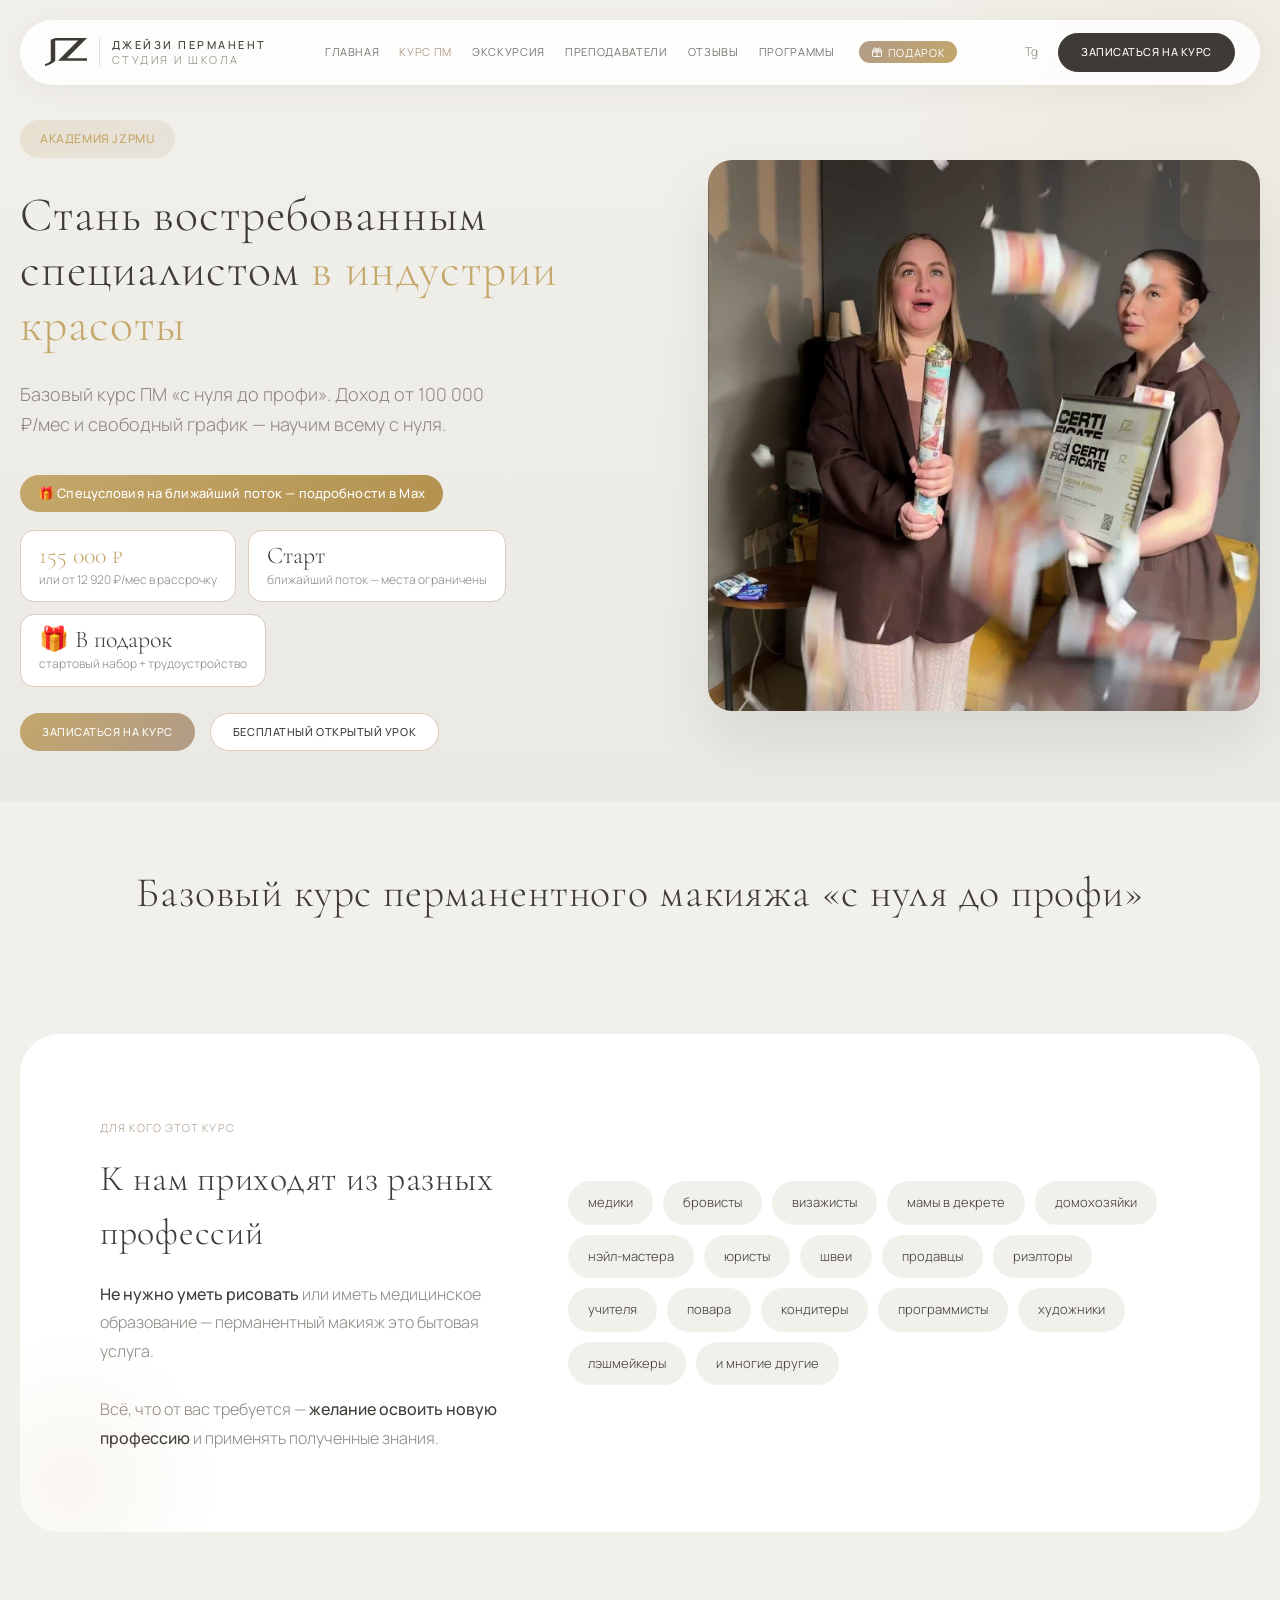
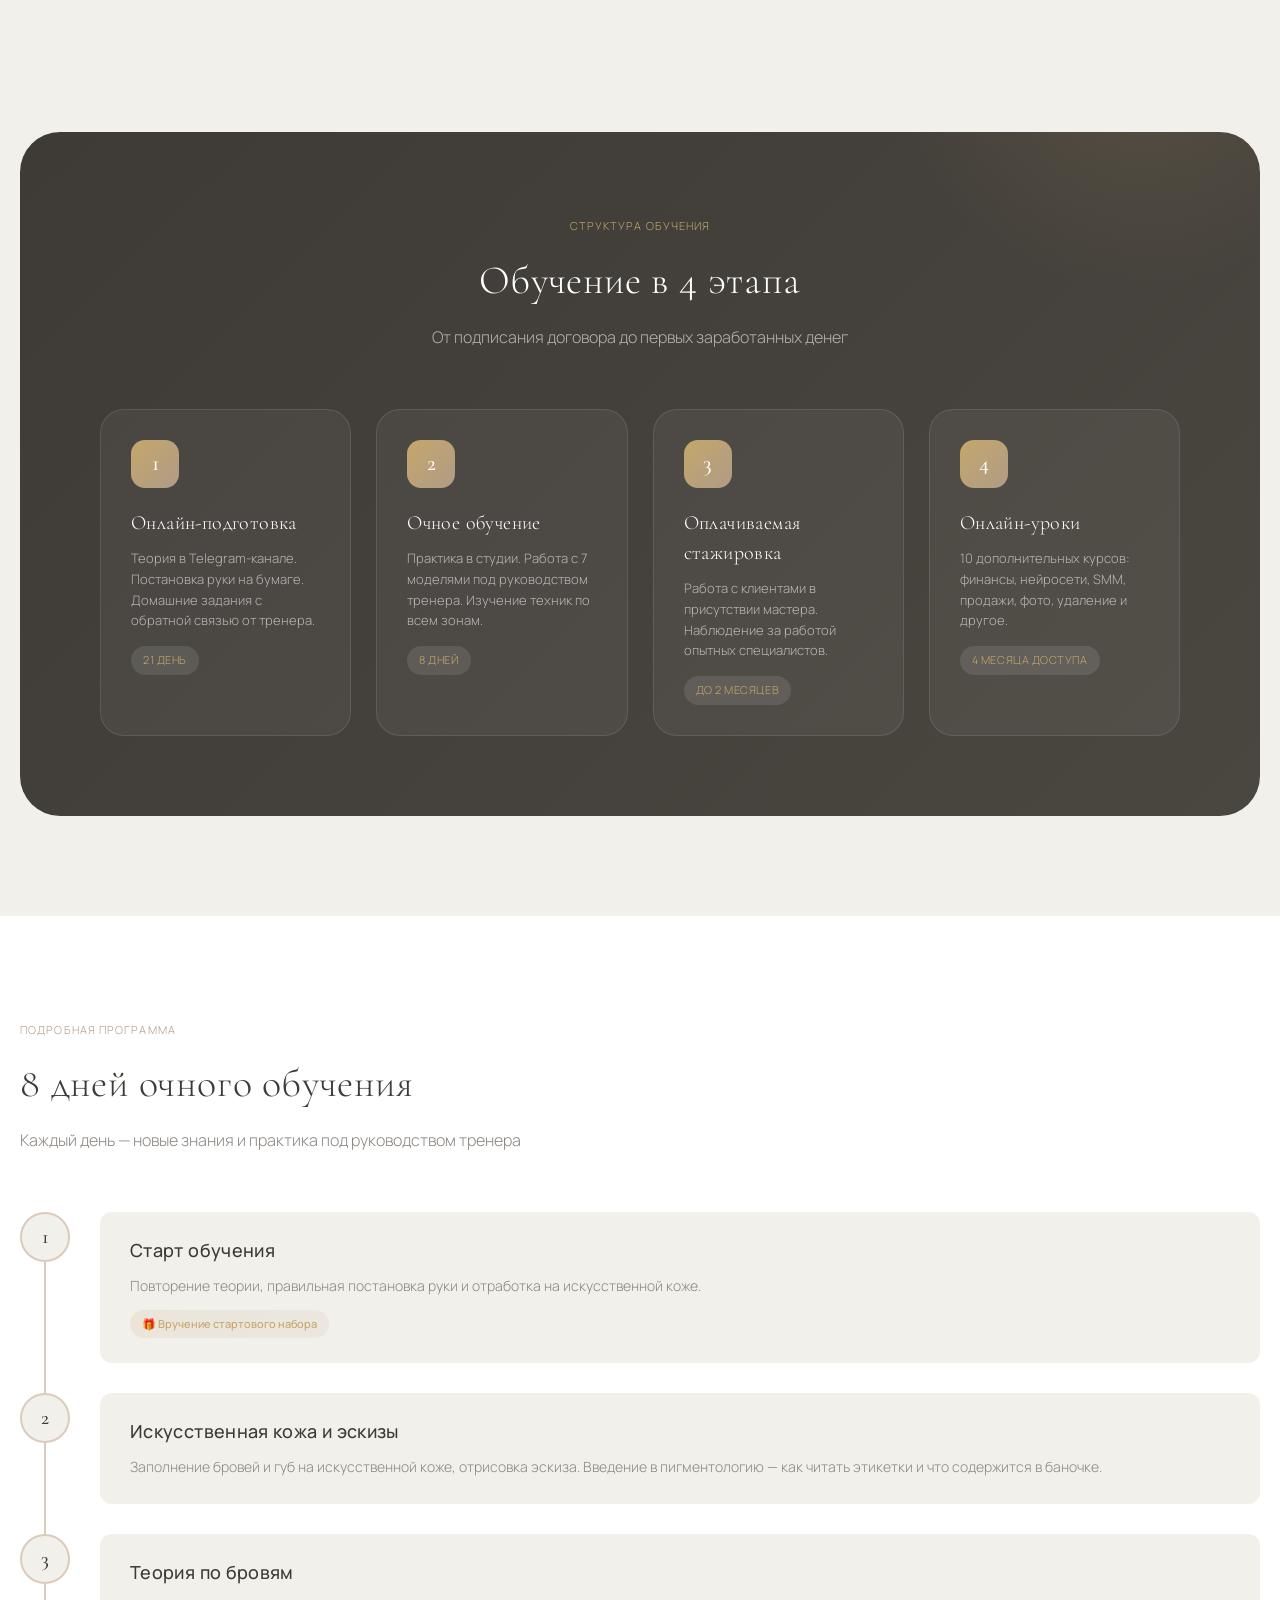
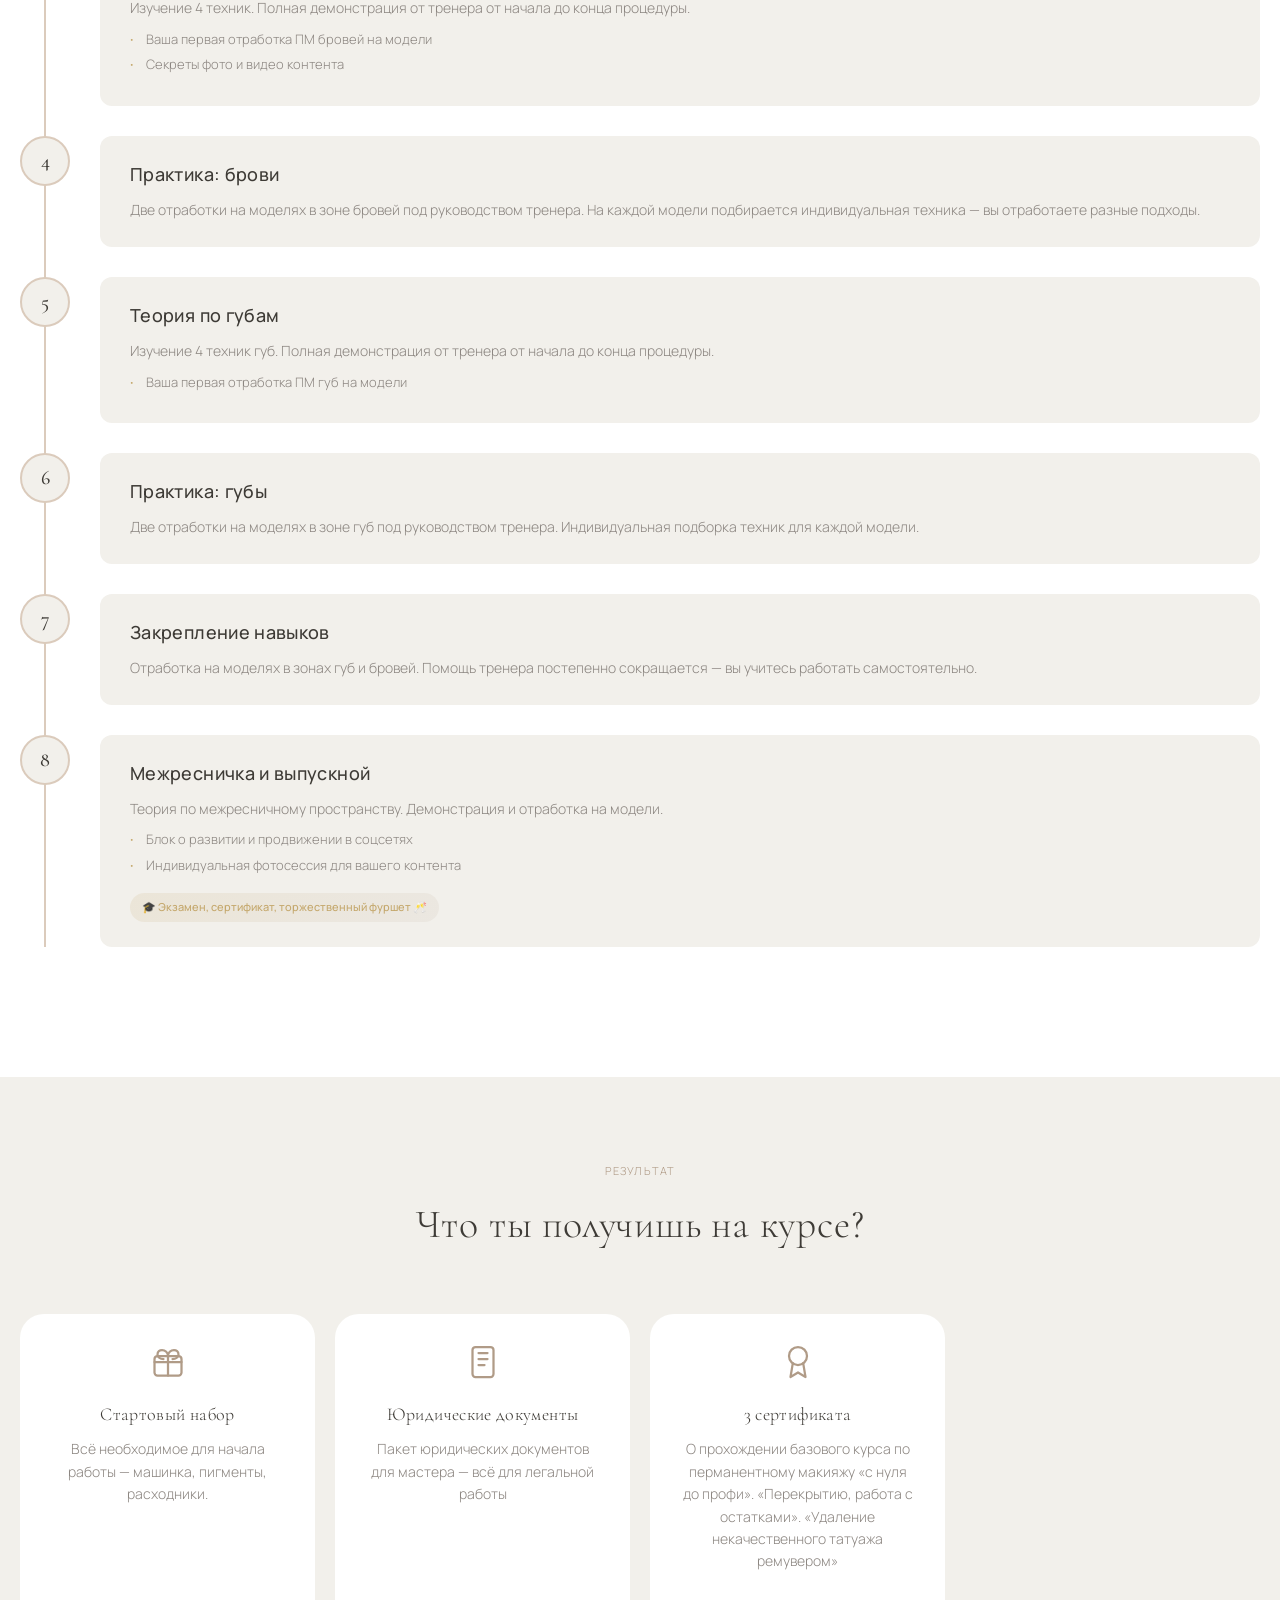
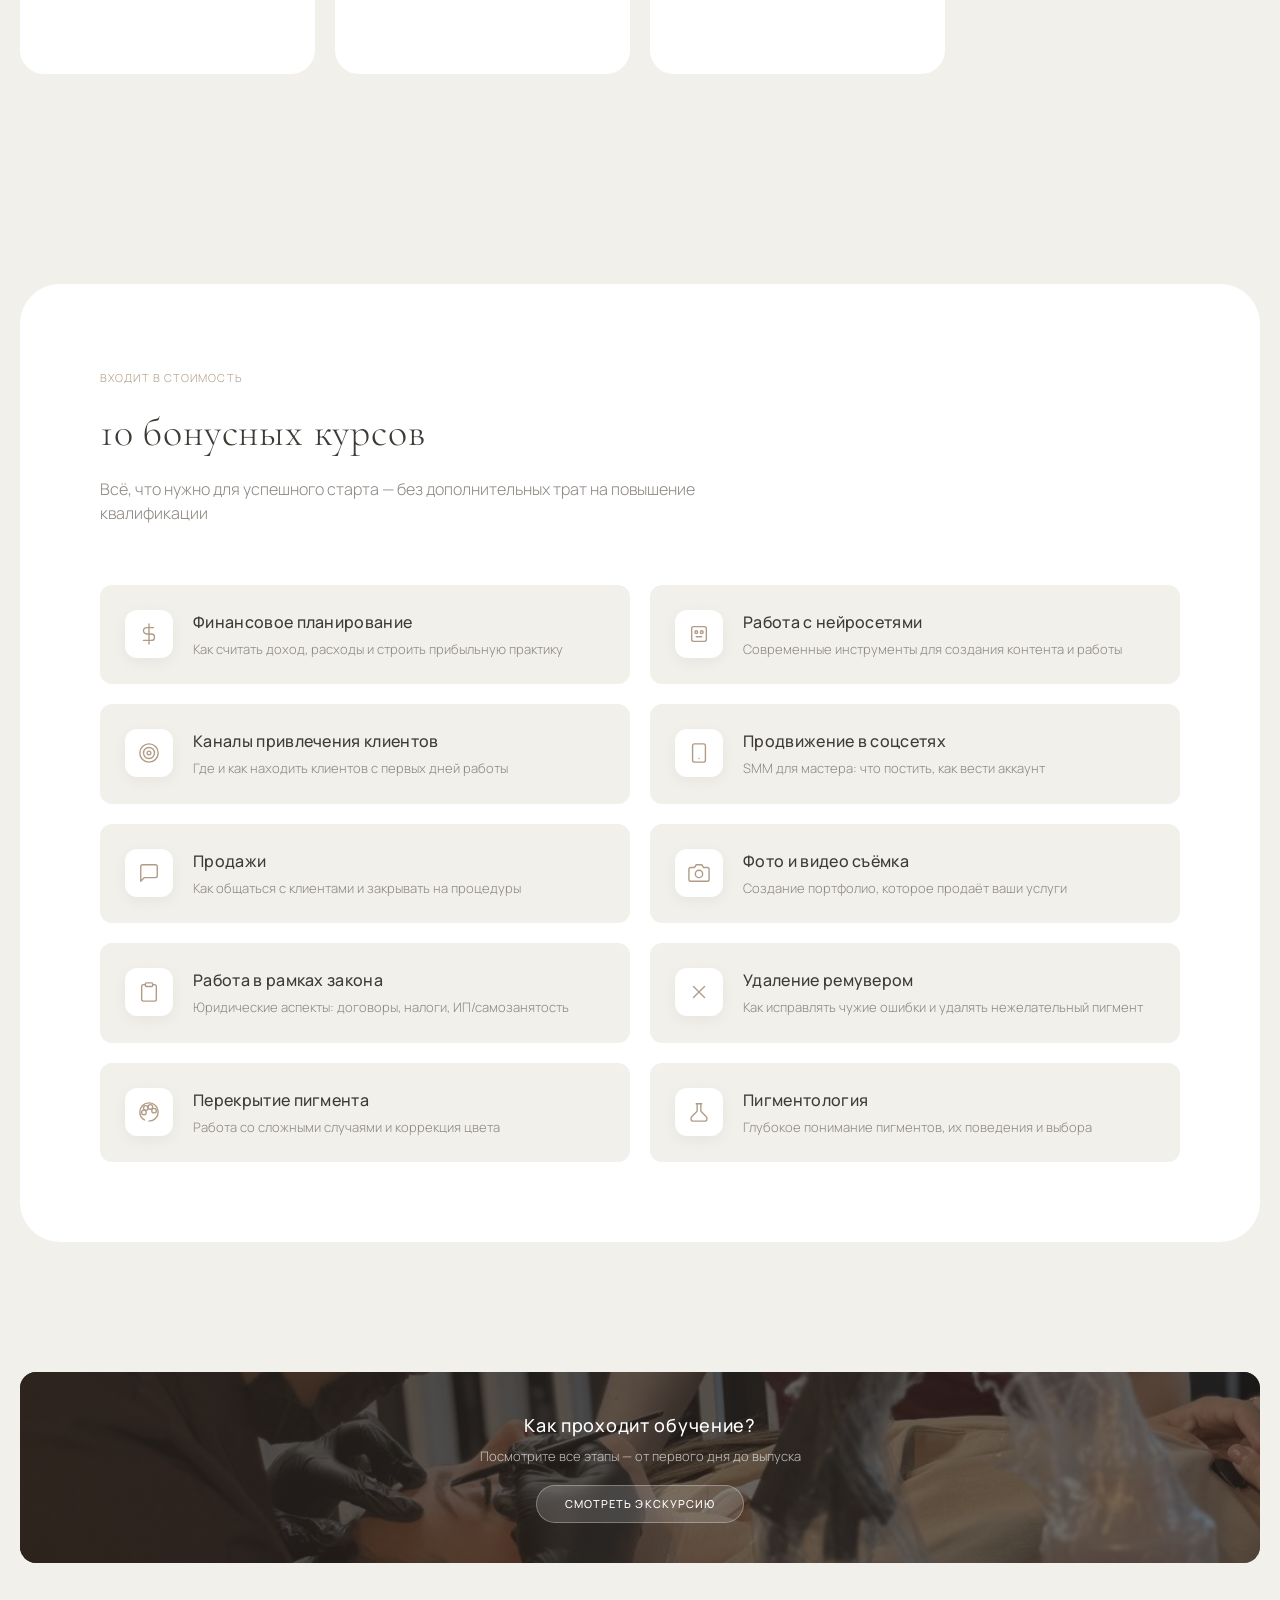
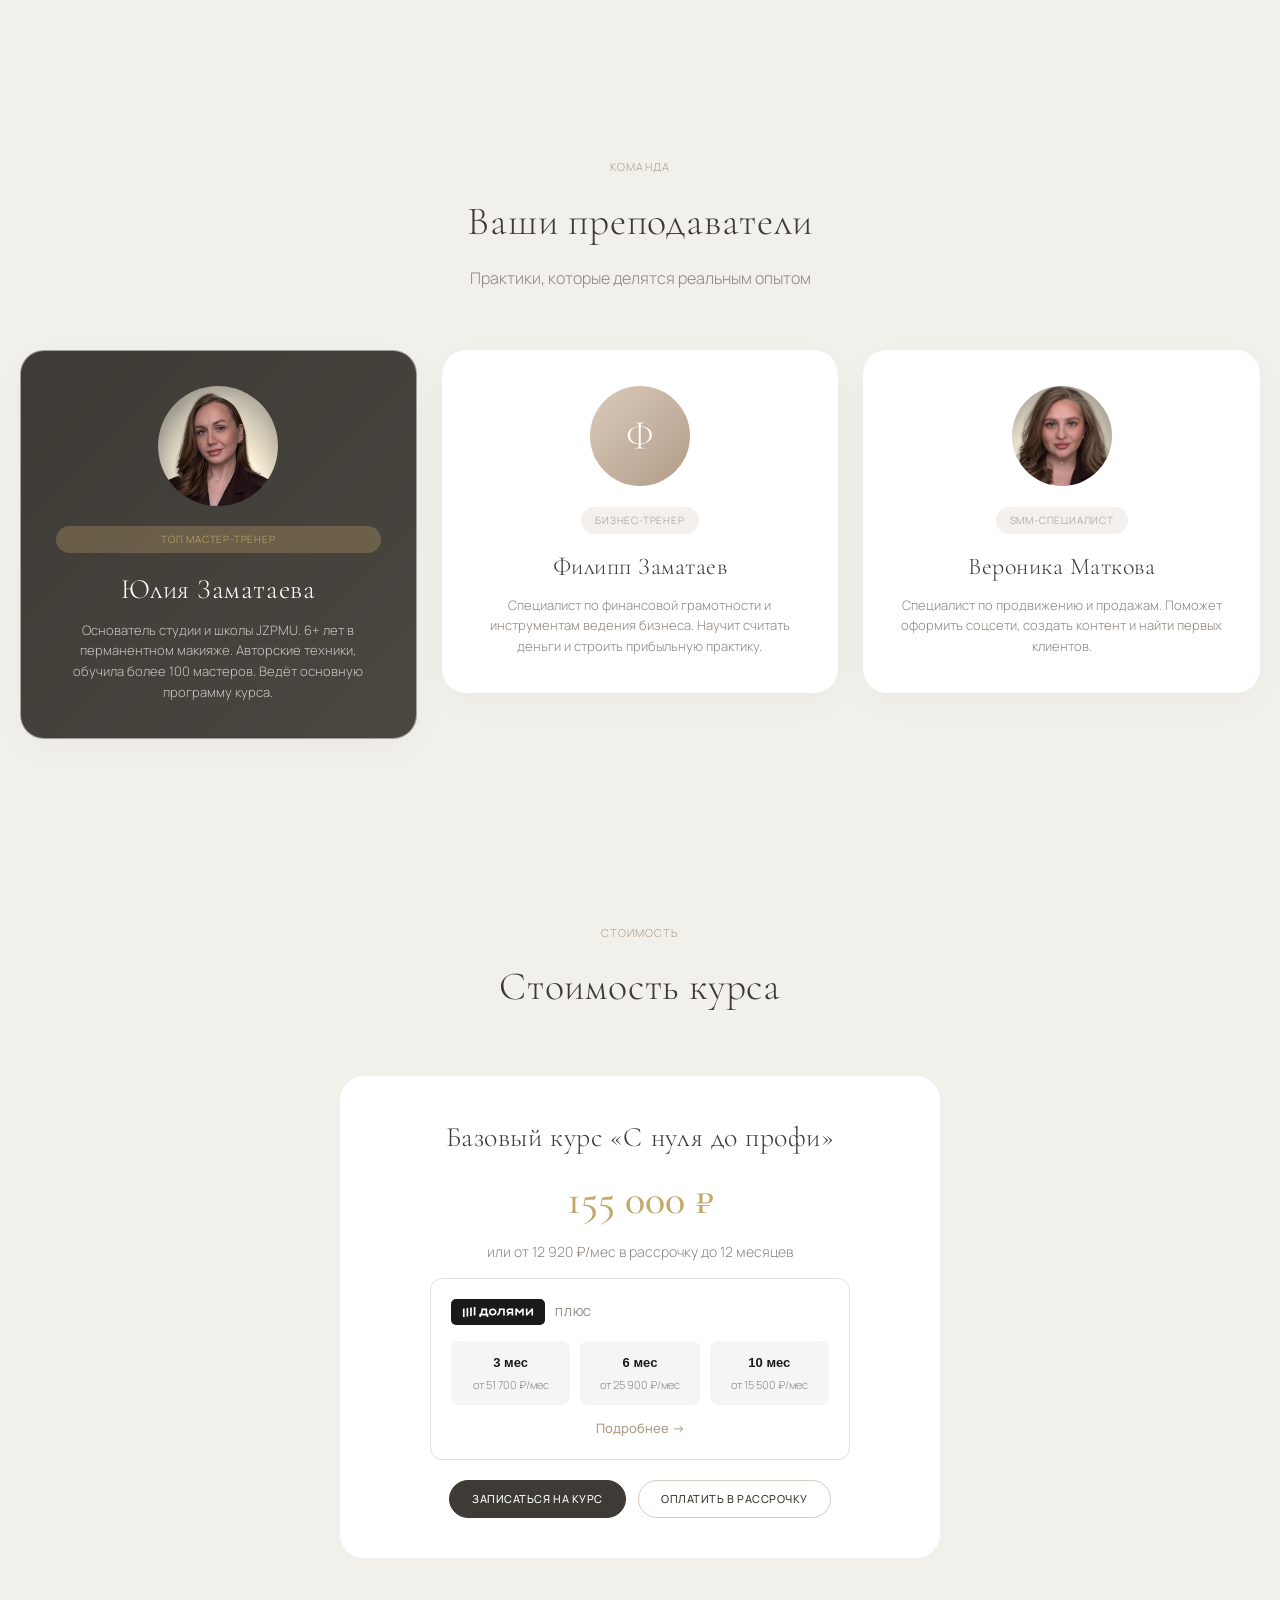
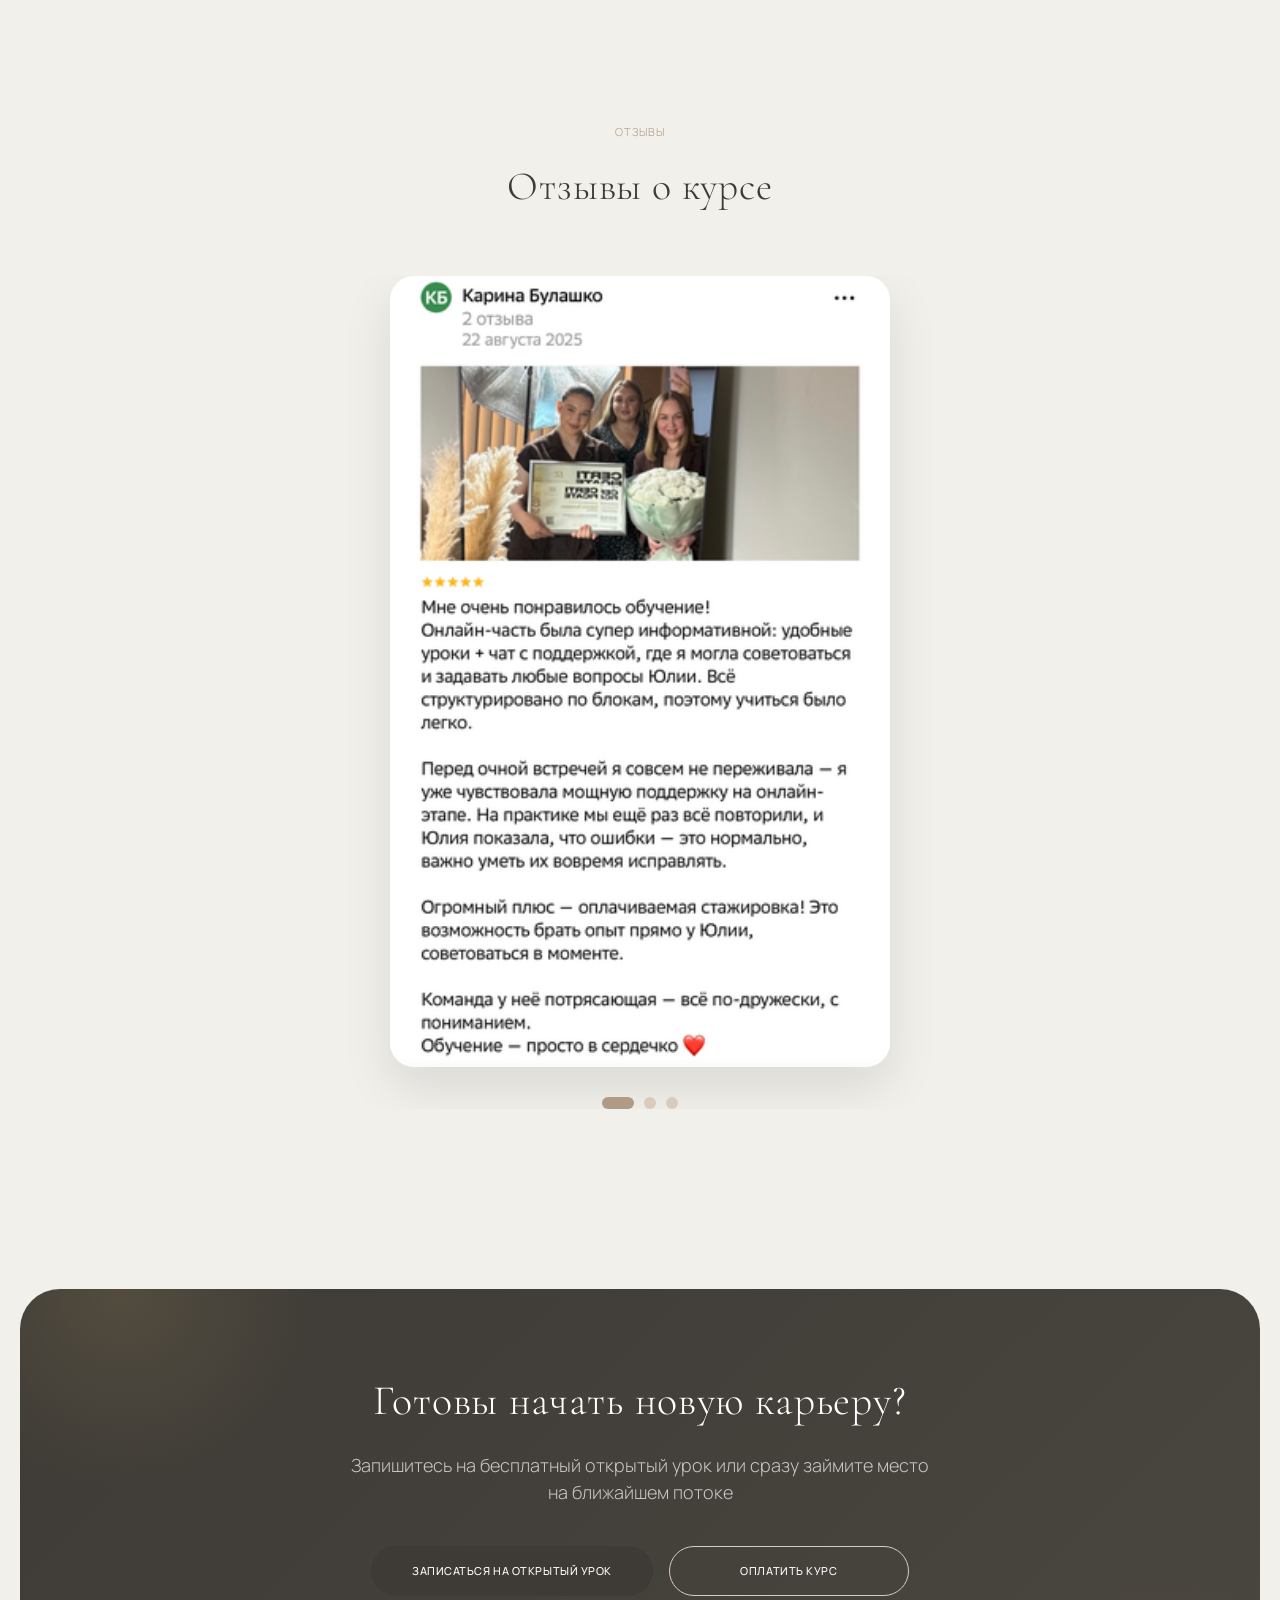
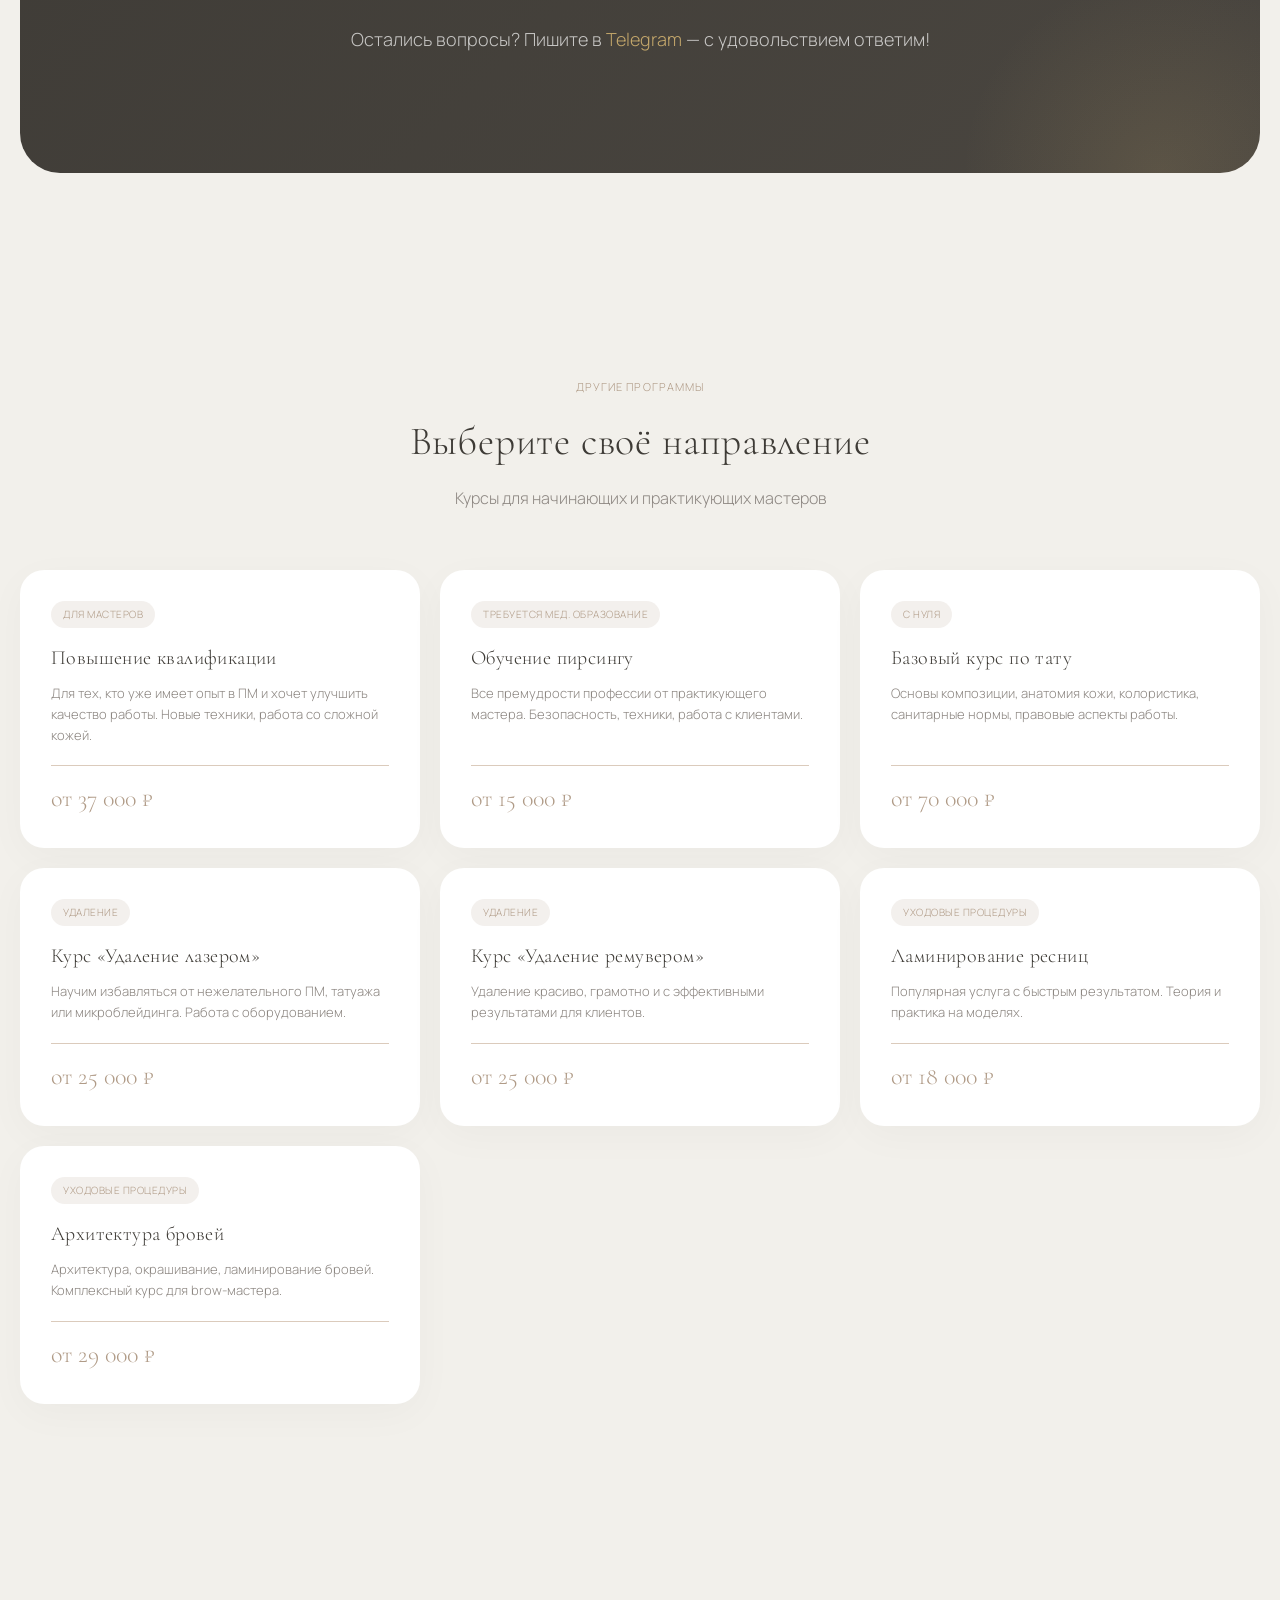
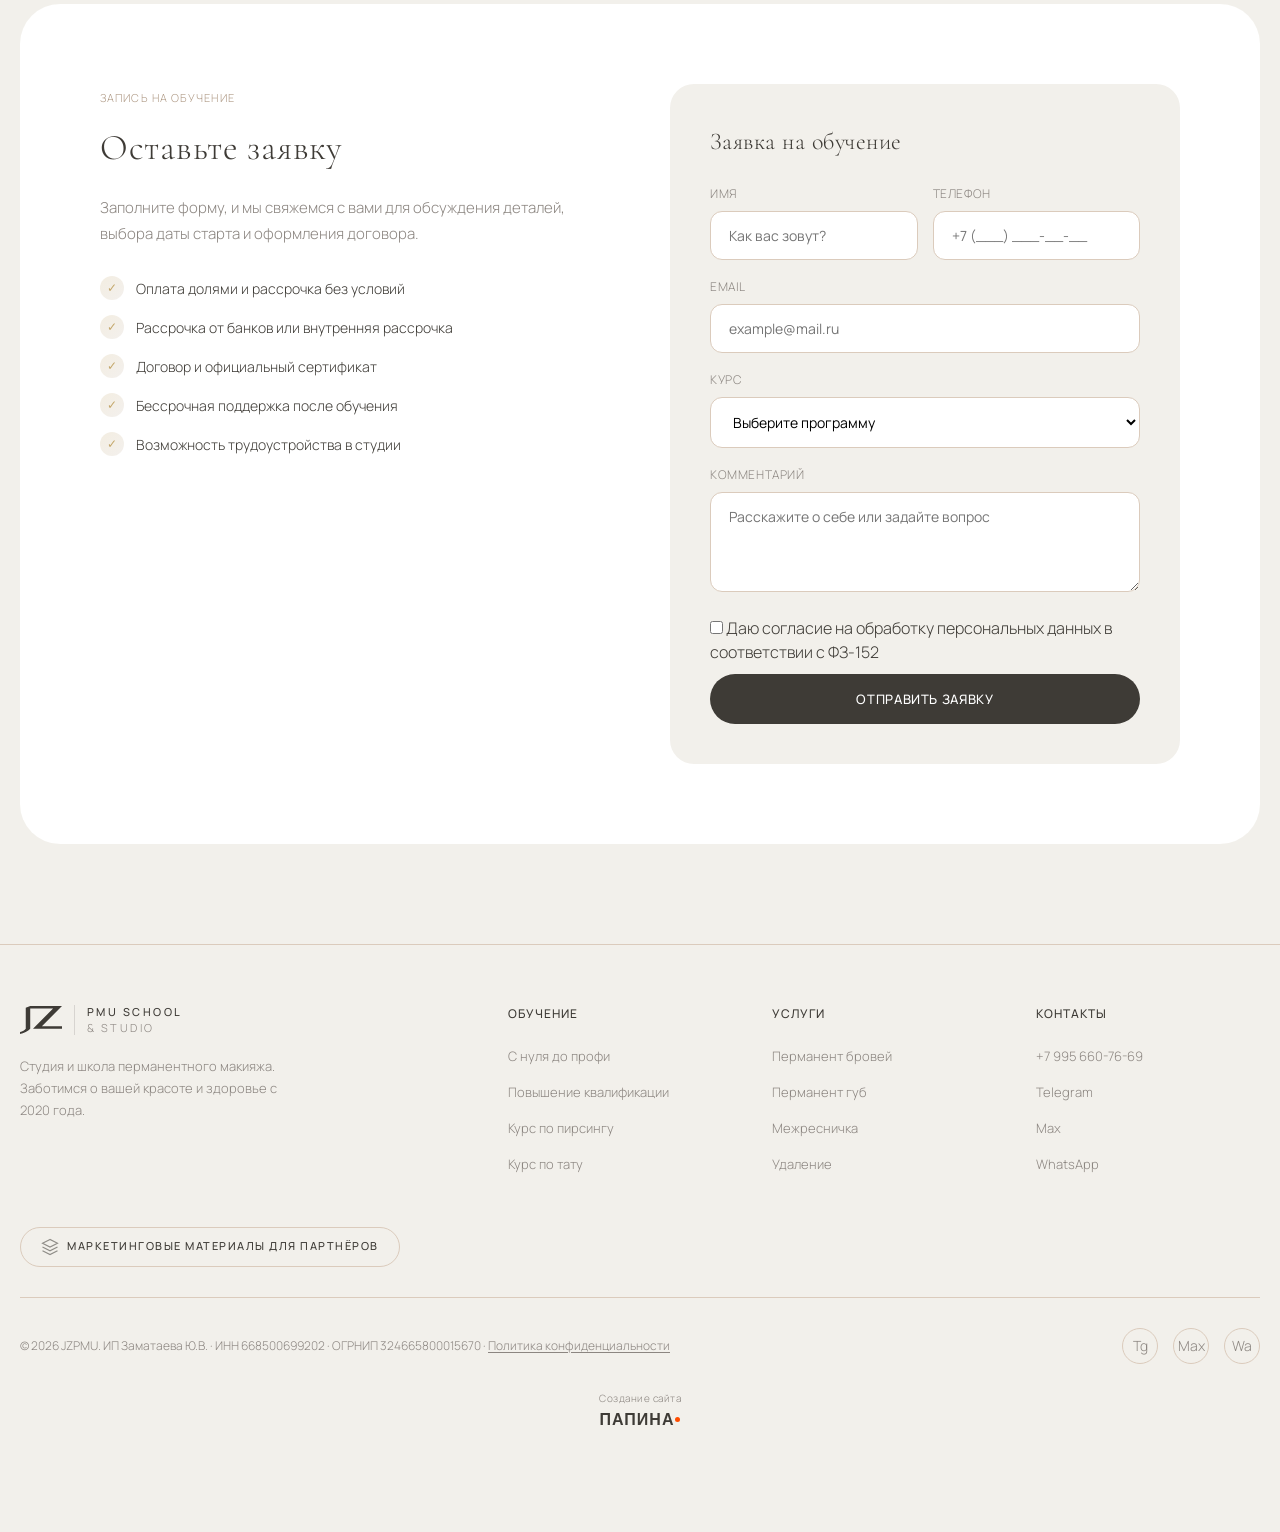
<file: academy-preview.html>
<!DOCTYPE html>
<html lang="ru">
<head>
    <meta charset="UTF-8">
    <!-- Yandex.Metrika counter -->
    <script type="text/javascript">
        (function(m,e,t,r,i,k,a){
            m[i]=m[i]||function(){(m[i].a=m[i].a||[]).push(arguments)};
            m[i].l=1*new Date();
            for (var j = 0; j < document.scripts.length; j++) {if (document.scripts[j].src === r) { return; }}
            k=e.createElement(t),a=e.getElementsByTagName(t)[0],k.async=1,k.src=r,a.parentNode.insertBefore(k,a)
        })(window, document,'script','https://mc.yandex.ru/metrika/tag.js?id=108553725', 'ym');
        ym(108553725, 'init', {ssr:true, webvisor:true, clickmap:true, ecommerce:"dataLayer", referrer: document.referrer, url: location.href, accurateTrackBounce:true, trackLinks:true});
    </script>
    <noscript><div><img src="https://mc.yandex.ru/watch/108553725" style="position:absolute; left:-9999px;" alt="" /></div></noscript>
    <!-- /Yandex.Metrika counter -->
    <meta name="viewport" content="width=device-width, initial-scale=1.0">
    <title>Обучение перманентному макияжу с нуля | JZPMU Academy Барнаул</title>
    <meta name="description" content="Курс мастера перманентного макияжа с нуля до профи. Доход от 100 000 ₽/мес. Стартовый набор в подарок, трудоустройство. Барнаул.">
    <meta name="keywords" content="обучение перманентному макияжу, курсы ПМ Барнаул, мастер перманентного макияжа, курс с нуля, школа ПМ">
    <link rel="canonical" href="https://jzpmu.ru/academy.html">
    <link rel="icon" href="./logo.png" type="image/png">

    <meta property="og:type" content="website">
    <meta property="og:title" content="Обучение перманентному макияжу с нуля — JZPMU Academy">
    <meta property="og:description" content="Курс мастера ПМ: стартовый набор в подарок, оплачиваемая стажировка и трудоустройство.">
    <meta property="og:image" content="https://jzpmu.ru/photos/excursion-bg-1.jpg">
    <meta property="og:url" content="https://jzpmu.ru/academy.html">
    <meta property="og:locale" content="ru_RU">

    <meta name="twitter:card" content="summary_large_image">
    <meta name="twitter:title" content="Обучение перманентному макияжу с нуля — JZPMU Academy">
    <meta name="twitter:description" content="Курс мастера ПМ: стартовый набор в подарок, оплачиваемая стажировка, трудоустройство.">
    <meta name="twitter:image" content="https://jzpmu.ru/photos/excursion-bg-1.jpg">

    <link rel="preconnect" href="https://fonts.googleapis.com">
    <link rel="preconnect" href="https://fonts.gstatic.com" crossorigin>
    <link href="https://fonts.googleapis.com/css2?family=Cormorant+Garamond:wght@300;400;500;600&family=Manrope:wght@300;400;500;600&display=swap" rel="stylesheet">
    
    <link rel="stylesheet" href="./academy.css">

    <script type="application/ld+json">
    {
      "@context": "https://schema.org",
      "@type": "Course",
      "name": "Обучение перманентному макияжу с нуля до профи",
      "description": "Курс мастера перманентного макияжа: теория, практика на моделях, стартовый набор, трудоустройство.",
      "url": "https://jzpmu.ru/academy.html",
      "provider": {
        "@type": "Organization",
        "name": "JZPMU Academy",
        "url": "https://jzpmu.ru/"
      },
      "hasCourseInstance": {
        "@type": "CourseInstance",
        "courseMode": "onsite",
        "location": {
          "@type": "Place",
          "name": "Студия JZPMU",
          "address": {
            "@type": "PostalAddress",
            "streetAddress": "ул. Малахова, 148",
            "addressLocality": "Барнаул",
            "addressRegion": "Алтайский край",
            "addressCountry": "RU"
          }
        }
      }
    }
    </script>

    <!-- PREVIEW OVERRIDES: первый экран академии. Только для academy-preview.html -->
    <style>
    @media (min-width: 993px) {
        .hero-academy { min-height: auto; padding-top: 120px; padding-bottom: 50px; }
    }
    .ac-promo {
        display: inline-block; margin-bottom: 18px; padding: 9px 18px; border-radius: 100px;
        background: linear-gradient(135deg, var(--accent-gold), #b3924f);
        color: #fff; font-size: 13px; font-weight: 500; letter-spacing: .01em;
    }
    .ac-offer { display: flex; flex-wrap: wrap; gap: 12px; margin-bottom: 26px; }
    .ac-offer__item {
        display: flex; flex-direction: column; gap: 4px;
        background: var(--bg-card); border: 1px solid var(--border-line);
        border-radius: 14px; padding: 13px 18px; min-width: 158px;
    }
    .ac-offer__big { font-family: 'Cormorant Garamond', serif; font-size: 24px; line-height: 1; color: var(--text-main); }
    .ac-offer__big.gold { color: var(--accent-gold); }
    .ac-offer__small { font-size: 12px; color: var(--text-muted); line-height: 1.35; }
    @media (max-width: 600px) { .ac-offer__item { flex: 1 1 100%; } }
    </style>
</head>
<body>
    <a href="#main-content" class="skip-link">Перейти к содержимому</a>

    <!-- HEADER -->
    <header>
        <nav class="navbar">
            <a href="index-variant-a.html" class="logo">
                <img src="./logo.svg" alt="Джейзи Перманент — Студия и школа" class="logo-mark">
                <!-- Десктоп: одна строка -->
                <div class="logo-text logo-text--desktop">Джейзи Перманент — Студия и школа</div>
                <!-- Мобайл: divider + две строки -->
                <div class="logo-divider"></div>
                <div class="logo-name-mobile">
                    <span class="logo-name__primary">Джейзи Перманент</span>
                    <span class="logo-name__secondary">Студия и школа</span>
                </div>
            </a>

            <div class="nav-menu">
                <a href="index-variant-a.html">Главная</a>
                <a href="#program" class="active">Курс ПМ</a>
                <a href="#excursion-section">Экскурсия</a>
                <a href="#teachers">Преподаватели</a>
                <a href="#reviews-section">Отзывы</a>
                <a href="#other-courses">Программы</a>
                <a href="#starter-kit" class="nav-gift"><svg viewBox="0 0 24 24"><rect x="3" y="8" width="18" height="13" rx="2"/><path d="M12 8v13"/><path d="M3 12h18"/><path d="M12 8a4 4 0 00-4-4c-1.5 0-3 1-3 3s2 3 4 3"/><path d="M12 8a4 4 0 014-4c1.5 0 3 1 3 3s-2 3-4 3"/></svg>Подарок</a>
            </div>

            <div class="nav-buttons">
                <a href="https://t.me/jzpmu" class="btn-icon nav-tg" target="_blank">Tg</a>
                <a href="#application" class="btn-pill primary nav-book">Записаться на курс</a>
                <button class="mobile-menu-btn" id="mobileMenuBtn">
                    <span></span>
                    <span></span>
                    <span></span>
                </button>
            </div>
        </nav>
    </header>

    <main id="main-content">

    <!-- STICKY-БАР (мобайл) -->
    <div class="sticky-bar" id="sticky-bar" aria-hidden="true">
        <div class="sticky-bar__inner">
            <a href="https://t.me/jzpmu" class="sticky-tg" target="_blank" rel="noopener" aria-label="Написать в Telegram">
                <div class="sticky-tg__circle">
                    <svg viewBox="0 0 24 24" fill="currentColor" aria-hidden="true">
                        <path d="M12 0C5.373 0 0 5.373 0 12s5.373 12 12 12 12-5.373 12-12S18.627 0 12 0zm5.562 8.248l-2.04 9.613c-.15.674-.544.838-1.103.52l-3.04-2.24-1.467 1.412c-.162.162-.298.298-.612.298l.218-3.092 5.632-5.09c.245-.218-.054-.338-.38-.12L7.24 14.48l-3.01-.94c-.654-.204-.667-.654.137-.97l11.73-4.524c.544-.196 1.02.12.844.97z"/>
                    </svg>
                </div>
                <div class="sticky-tg__text">
                    <span class="sticky-tg__label">Telegram</span>
                    <span class="sticky-tg__sub">Написать нам</span>
                </div>
            </a>
            <a href="#application" class="sticky-btn-book">Записаться</a>
        </div>
    </div>

    <!-- МОБИЛЬНОЕ МЕНЮ -->
    <div class="mobile-menu-overlay" id="mobileMenuOverlay"></div>
    <div class="mobile-menu-panel" id="mobileMenuPanel">
        <button class="mobile-menu-close" id="mobileMenuClose">×</button>
        <nav>
            <a href="index-variant-a.html">Главная</a>
            <a href="#program">Курс мастер ПМ</a>
            <a href="#excursion-section">Экскурсия</a>
            <a href="#starter-kit">Подарок</a>
            <a href="#teachers">Преподаватели</a>
            <a href="#reviews-section">Отзывы</a>
            <a href="#other-courses">Другие программы</a>
            <a href="https://t.me/jzpmu" target="_blank">Telegram</a>
        </nav>
    </div>

    <!-- КНОПКА НАВЕРХ -->
    <button class="back-to-top" id="backToTop" aria-label="Наверх">↑</button>

    <!-- HERO ОБУЧЕНИЕ -->
    <section class="hero-academy">
        <div class="container">
            <div class="hero-academy-layout">
                <div class="hero-academy-content">
                    <div class="hero-academy-badge">Академия JZPMU</div>
                    <h1>Стань востребованным специалистом <span>в индустрии красоты</span></h1>
                    <p class="hero-academy-subtitle">
                        Базовый курс ПМ «с нуля до профи». Доход от 100 000 ₽/мес и свободный график — научим всему с нуля.
                    </p>

                    <!-- АКЦИЯ: placeholder — Юлия уточняет условия/текст -->
                    <div class="ac-promo">🎁 Спецусловия на ближайший поток — подробности в Max</div>

                    <div class="ac-offer">
                        <div class="ac-offer__item">
                            <span class="ac-offer__big gold">155 000 ₽</span>
                            <span class="ac-offer__small">или от 12 920 ₽/мес в рассрочку</span>
                        </div>
                        <div class="ac-offer__item">
                            <span class="ac-offer__big">Старт</span>
                            <span class="ac-offer__small">ближайший поток — места ограничены</span>
                        </div>
                        <div class="ac-offer__item">
                            <span class="ac-offer__big">🎁 В подарок</span>
                            <span class="ac-offer__small">стартовый набор + трудоустройство</span>
                        </div>
                    </div>

                    <div class="hero-academy-buttons">
                        <a href="#application" class="btn-pill gold">Записаться на курс</a>
                        <a href="#application" class="btn-pill outline-light">Бесплатный открытый урок</a>
                    </div>
                </div>

                <div class="hero-academy-image">
                    <div class="hero-academy-card" style="padding: 0; overflow: hidden;">
                        <video src="./photos/academy-hero.mp4" autoplay muted loop playsinline poster="./photos/academy-poster.jpg" preload="metadata" style="display: block; width: 100%; height: 100%; object-fit: cover;"></video>
                    </div>
                </div>
            </div>
        </div>
    </section>

    <!-- ДЛЯ КОГО -->
    <!-- ЗАГОЛОВОК КУРСА -->
    <section style="padding: 60px 0 0;">
        <div class="container" style="text-align: center;">
            <h2 style="font-size: 42px; margin-bottom: 10px;">Базовый курс перманентного макияжа «с нуля до профи»</h2>
        </div>
    </section>

    <section id="for-who">
        <div class="container">
            <div class="for-who">
                <div class="for-who-layout">
                    <div class="for-who-content">
                        <span class="section-label">Для кого этот курс</span>
                        <h2>К нам приходят из разных профессий</h2>
                        <p class="for-who-text">
                            <strong>Не нужно уметь рисовать</strong> или иметь медицинское образование — 
                            перманентный макияж это бытовая услуга.<br><br>
                            Всё, что от вас требуется — <strong>желание освоить новую профессию</strong> 
                            и применять полученные знания.
                        </p>
                    </div>

                    <div class="professions-cloud">
                        <span class="profession-tag">медики</span>
                        <span class="profession-tag">бровисты</span>
                        <span class="profession-tag">визажисты</span>
                        <span class="profession-tag">мамы в декрете</span>
                        <span class="profession-tag">домохозяйки</span>
                        <span class="profession-tag">нэйл-мастера</span>
                        <span class="profession-tag">юристы</span>
                        <span class="profession-tag">швеи</span>
                        <span class="profession-tag">продавцы</span>
                        <span class="profession-tag">риэлторы</span>
                        <span class="profession-tag">учителя</span>
                        <span class="profession-tag">повара</span>
                        <span class="profession-tag">кондитеры</span>
                        <span class="profession-tag">программисты</span>
                        <span class="profession-tag">художники</span>
                        <span class="profession-tag">лэшмейкеры</span>
                        <span class="profession-tag">и многие другие</span>
                    </div>
                </div>
            </div>
        </div>
    </section>

    <!-- ЭТАПЫ ОБУЧЕНИЯ -->
    <section id="stages">
        <div class="container">
            <div class="stages-section">
                <div class="section-header">
                    <span class="section-label" style="color: var(--accent-gold);">Структура обучения</span>
                    <h2>Обучение в 4 этапа</h2>
                    <p>От подписания договора до первых заработанных денег</p>
                </div>

                <div class="stages-grid">
                    <div class="stage-card">
                        <div class="stage-number">1</div>
                        <h3>Онлайн-подготовка</h3>
                        <p>Теория в Telegram-канале. Постановка руки на бумаге. Домашние задания с обратной связью от тренера.</p>
                        <span class="stage-duration">21 день</span>
                    </div>

                    <div class="stage-card">
                        <div class="stage-number">2</div>
                        <h3>Очное обучение</h3>
                        <p>Практика в студии. Работа с 7 моделями под руководством тренера. Изучение техник по всем зонам.</p>
                        <span class="stage-duration">8 дней</span>
                    </div>

                    <div class="stage-card">
                        <div class="stage-number">3</div>
                        <h3>Оплачиваемая стажировка</h3>
                        <p>Работа с клиентами в присутствии мастера. Наблюдение за работой опытных специалистов.</p>
                        <span class="stage-duration">до 2 месяцев</span>
                    </div>

                    <div class="stage-card">
                        <div class="stage-number">4</div>
                        <h3>Онлайн-уроки</h3>
                        <p>10 дополнительных курсов: финансы, нейросети, SMM, продажи, фото, удаление и другое.</p>
                        <span class="stage-duration">4 месяца доступа</span>
                    </div>
                </div>
            </div>
        </div>
    </section>

    <!-- ПРОГРАММА ПО ДНЯМ -->
    <section id="program" class="program-section">
        <div class="container">
            <div class="section-header left">
                <span class="section-label">Подробная программа</span>
                <h2>8 дней очного обучения</h2>
                <p>Каждый день — новые знания и практика под руководством тренера</p>
            </div>

            <div class="days-timeline">
                <div class="day-item">
                    <div class="day-number">1</div>
                    <div class="day-content">
                        <h4>Старт обучения</h4>
                        <p>Повторение теории, правильная постановка руки и отработка на искусственной коже.</p>
                        <div class="day-highlight">🎁 Вручение стартового набора</div>
                    </div>
                </div>

                <div class="day-item">
                    <div class="day-number">2</div>
                    <div class="day-content">
                        <h4>Искусственная кожа и эскизы</h4>
                        <p>Заполнение бровей и губ на искусственной коже, отрисовка эскиза. Введение в пигментологию — как читать этикетки и что содержится в баночке.</p>
                    </div>
                </div>

                <div class="day-item">
                    <div class="day-number">3</div>
                    <div class="day-content">
                        <h4>Теория по бровям</h4>
                        <p>Изучение 4 техник. Полная демонстрация от тренера от начала до конца процедуры.</p>
                        <ul>
                            <li>Ваша первая отработка ПМ бровей на модели</li>
                            <li>Секреты фото и видео контента</li>
                        </ul>
                    </div>
                </div>

                <div class="day-item">
                    <div class="day-number">4</div>
                    <div class="day-content">
                        <h4>Практика: брови</h4>
                        <p>Две отработки на моделях в зоне бровей под руководством тренера. На каждой модели подбирается индивидуальная техника — вы отработаете разные подходы.</p>
                    </div>
                </div>

                <div class="day-item">
                    <div class="day-number">5</div>
                    <div class="day-content">
                        <h4>Теория по губам</h4>
                        <p>Изучение 4 техник губ. Полная демонстрация от тренера от начала до конца процедуры.</p>
                        <ul>
                            <li>Ваша первая отработка ПМ губ на модели</li>
                        </ul>
                    </div>
                </div>

                <div class="day-item">
                    <div class="day-number">6</div>
                    <div class="day-content">
                        <h4>Практика: губы</h4>
                        <p>Две отработки на моделях в зоне губ под руководством тренера. Индивидуальная подборка техник для каждой модели.</p>
                    </div>
                </div>

                <div class="day-item">
                    <div class="day-number">7</div>
                    <div class="day-content">
                        <h4>Закрепление навыков</h4>
                        <p>Отработка на моделях в зонах губ и бровей. Помощь тренера постепенно сокращается — вы учитесь работать самостоятельно.</p>
                    </div>
                </div>

                <div class="day-item">
                    <div class="day-number">8</div>
                    <div class="day-content">
                        <h4>Межресничка и выпускной</h4>
                        <p>Теория по межресничному пространству. Демонстрация и отработка на модели.</p>
                        <ul>
                            <li>Блок о развитии и продвижении в соцсетях</li>
                            <li>Индивидуальная фотосессия для вашего контента</li>
                        </ul>
                        <div class="day-highlight">🎓 Экзамен, сертификат, торжественный фуршет 🥂</div>
                    </div>
                </div>
            </div>
        </div>
    </section>

    <!-- ЧТО ТЫ ПОЛУЧИШЬ НА КУРСЕ -->
    <section style="padding: 80px 0;">
        <div class="container">
            <div class="section-header">
                <span class="section-label">Результат</span>
                <h2>Что ты получишь на курсе?</h2>
            </div>

            <div style="display: grid; grid-template-columns: repeat(auto-fill, minmax(280px, 1fr)); gap: 20px; margin-bottom: 30px;">
                <div id="starter-kit" style="background: var(--bg-card); border-radius: var(--radius-box); padding: 30px; text-align: center;">
                    <div style="margin-bottom: 15px;"><svg width="36" height="36" viewBox="0 0 24 24" fill="none" stroke="var(--accent)" stroke-width="1.5" stroke-linecap="round" stroke-linejoin="round"><rect x="3" y="8" width="18" height="13" rx="2"/><path d="M12 8v13"/><path d="M3 12h18"/><path d="M12 8a4 4 0 00-4-4c-1.5 0-3 1-3 3s2 3 4 3"/><path d="M12 8a4 4 0 014-4c1.5 0 3 1 3 3s-2 3-4 3"/></svg></div>
                    <h4 style="font-size: 18px; margin-bottom: 10px;">Стартовый набор</h4>
                    <p style="color: var(--text-muted); font-size: 14px; line-height: 1.6; margin-bottom: 15px;">Всё необходимое для начала работы — машинка, пигменты, расходники.</p>
                    <video src="./photos/starter-kit.mp4" autoplay muted loop playsinline preload="none" style="width: 100%; border-radius: var(--radius-sm); max-height: 300px; object-fit: cover;"></video>
                </div>
                <div style="background: var(--bg-card); border-radius: var(--radius-box); padding: 30px; text-align: center;">
                    <div style="margin-bottom: 15px;"><svg width="36" height="36" viewBox="0 0 24 24" fill="none" stroke="var(--accent)" stroke-width="1.5" stroke-linecap="round" stroke-linejoin="round"><rect x="5" y="2" width="14" height="20" rx="2"/><path d="M9 6h6"/><path d="M9 10h6"/><path d="M9 14h4"/></svg></div>
                    <h4 style="font-size: 18px; margin-bottom: 10px;">Юридические документы</h4>
                    <p style="color: var(--text-muted); font-size: 14px; line-height: 1.6;">Пакет юридических документов для мастера — всё для легальной работы</p>
                </div>
                <div style="background: var(--bg-card); border-radius: var(--radius-box); padding: 30px; text-align: center;">
                    <div style="margin-bottom: 15px;"><svg width="36" height="36" viewBox="0 0 24 24" fill="none" stroke="var(--accent)" stroke-width="1.5" stroke-linecap="round" stroke-linejoin="round"><circle cx="12" cy="8" r="6"/><path d="M15.477 12.89L17 22l-5-3-5 3 1.523-9.11"/></svg></div>
                    <h4 style="font-size: 18px; margin-bottom: 10px;">3 сертификата</h4>
                    <p style="color: var(--text-muted); font-size: 14px; line-height: 1.6;">О прохождении базового курса по перманентному макияжу «с нуля до профи». «Перекрытию, работа с остатками». «Удаление некачественного татуажа ремувером»</p>
                </div>
            </div>
        </div>
    </section>

    <!-- БОНУСЫ (10 бонусных курсов) -->
    <section id="bonuses">
        <div class="container">
            <div class="bonuses-section">
                <div class="section-header left">
                    <span class="section-label">Входит в стоимость</span>
                    <h2>10 бонусных курсов</h2>
                    <p>Всё, что нужно для успешного старта — без дополнительных трат на повышение квалификации</p>
                </div>

                <div class="bonuses-grid">
                    <div class="bonus-card">
                        <div class="bonus-icon"><svg viewBox="0 0 24 24"><path d="M12 1v22"/><path d="M17 5H9.5a3.5 3.5 0 000 7h5a3.5 3.5 0 010 7H6"/></svg></div>
                        <div class="bonus-content">
                            <h4>Финансовое планирование</h4>
                            <p>Как считать доход, расходы и строить прибыльную практику</p>
                        </div>
                    </div>
                    <div class="bonus-card">
                        <div class="bonus-icon"><svg viewBox="0 0 24 24"><rect x="4" y="4" width="16" height="16" rx="2"/><circle cx="9" cy="10" r="1.5"/><circle cx="15" cy="10" r="1.5"/><path d="M9 15h6"/></svg></div>
                        <div class="bonus-content">
                            <h4>Работа с нейросетями</h4>
                            <p>Современные инструменты для создания контента и работы</p>
                        </div>
                    </div>
                    <div class="bonus-card">
                        <div class="bonus-icon"><svg viewBox="0 0 24 24"><circle cx="12" cy="12" r="10"/><circle cx="12" cy="12" r="6"/><circle cx="12" cy="12" r="2"/></svg></div>
                        <div class="bonus-content">
                            <h4>Каналы привлечения клиентов</h4>
                            <p>Где и как находить клиентов с первых дней работы</p>
                        </div>
                    </div>
                    <div class="bonus-card">
                        <div class="bonus-icon"><svg viewBox="0 0 24 24"><rect x="5" y="2" width="14" height="20" rx="2"/><path d="M12 18h.01"/></svg></div>
                        <div class="bonus-content">
                            <h4>Продвижение в соцсетях</h4>
                            <p>SMM для мастера: что постить, как вести аккаунт</p>
                        </div>
                    </div>
                    <div class="bonus-card">
                        <div class="bonus-icon"><svg viewBox="0 0 24 24"><path d="M21 15a2 2 0 01-2 2H7l-4 4V5a2 2 0 012-2h14a2 2 0 012 2z"/></svg></div>
                        <div class="bonus-content">
                            <h4>Продажи</h4>
                            <p>Как общаться с клиентами и закрывать на процедуры</p>
                        </div>
                    </div>
                    <div class="bonus-card">
                        <div class="bonus-icon"><svg viewBox="0 0 24 24"><path d="M23 19a2 2 0 01-2 2H3a2 2 0 01-2-2V8a2 2 0 012-2h4l2-3h6l2 3h4a2 2 0 012 2z"/><circle cx="12" cy="13" r="4"/></svg></div>
                        <div class="bonus-content">
                            <h4>Фото и видео съёмка</h4>
                            <p>Создание портфолио, которое продаёт ваши услуги</p>
                        </div>
                    </div>
                    <div class="bonus-card">
                        <div class="bonus-icon"><svg viewBox="0 0 24 24"><path d="M16 4h2a2 2 0 012 2v14a2 2 0 01-2 2H6a2 2 0 01-2-2V6a2 2 0 012-2h2"/><rect x="8" y="2" width="8" height="4" rx="1"/></svg></div>
                        <div class="bonus-content">
                            <h4>Работа в рамках закона</h4>
                            <p>Юридические аспекты: договоры, налоги, ИП/самозанятость</p>
                        </div>
                    </div>
                    <div class="bonus-card">
                        <div class="bonus-icon"><svg viewBox="0 0 24 24"><path d="M18 6L6 18"/><path d="M6 6l12 12"/></svg></div>
                        <div class="bonus-content">
                            <h4>Удаление ремувером</h4>
                            <p>Как исправлять чужие ошибки и удалять нежелательный пигмент</p>
                        </div>
                    </div>
                    <div class="bonus-card">
                        <div class="bonus-icon"><svg viewBox="0 0 24 24"><circle cx="13.5" cy="6.5" r="2.5"/><circle cx="17.5" cy="10.5" r="2.5"/><circle cx="8.5" cy="7.5" r="2.5"/><circle cx="6.5" cy="12.5" r="2.5"/><path d="M12 22c5.523 0 10-4.477 10-10S17.523 2 12 2 2 6.477 2 12a10 10 0 005 8.66"/></svg></div>
                        <div class="bonus-content">
                            <h4>Перекрытие пигмента</h4>
                            <p>Работа со сложными случаями и коррекция цвета</p>
                        </div>
                    </div>
                    <div class="bonus-card">
                        <div class="bonus-icon"><svg viewBox="0 0 24 24"><path d="M9 3h6"/><path d="M10 3v7.4a2 2 0 01-.6 1.4L4 17.2a2 2 0 00-.6 1.4V20a2 2 0 002 2h13.2a2 2 0 002-2v-1.4a2 2 0 00-.6-1.4l-5.4-5.4a2 2 0 01-.6-1.4V3"/></svg></div>
                        <div class="bonus-content">
                            <h4>Пигментология</h4>
                            <p>Глубокое понимание пигментов, их поведения и выбора</p>
                        </div>
                    </div>
                </div>
            </div>
        </div>
    </section>

    <!-- КАК ПРОХОДИТ ОБУЧЕНИЕ (Экскурсия) -->
    <section id="excursion-section" style="padding: 0 0 60px;">
        <div class="container">
            <div class="excursion-banner" style="cursor: default;">
                <img loading="lazy" class="excursion-banner__bg" src="./photos/excursion-bg-1.jpg" width="1280" height="600" alt="Обучение в JZPMU">
                <div class="excursion-banner__overlay"></div>
                <div class="excursion-banner__content">
                    <div class="excursion-banner__heading">Как проходит обучение?</div>
                    <div class="excursion-banner__sub">Посмотрите все этапы — от первого дня до выпуска</div>
                    <span class="excursion-banner__btn" onclick="openExcursion()">Смотреть экскурсию</span>
                </div>
            </div>
        </div>
    </section>

    <!-- ПРЕПОДАВАТЕЛИ -->
    <section id="teachers">
        <div class="container">
            <div class="section-header">
                <span class="section-label">Команда</span>
                <h2>Ваши преподаватели</h2>
                <p>Практики, которые делятся реальным опытом</p>
            </div>

            <div class="teachers-grid">
                <div class="teacher-card featured">
                    <img src="./photos/teacher-yulia.jpg" alt="Юлия Заматаева" loading="lazy" class="teacher-avatar-img">
                    <div class="teacher-role">Топ мастер-тренер</div>
                    <h3>Юлия Заматаева</h3>
                    <p>Основатель студии и школы JZPMU. 6+ лет в перманентном макияже. Авторские техники, обучила более 100 мастеров. Ведёт основную программу курса.</p>
                </div>

                <div class="teacher-card">
                    <div class="teacher-avatar">Ф</div>
                    <div class="teacher-role">Бизнес-тренер</div>
                    <h3>Филипп Заматаев</h3>
                    <p>Специалист по финансовой грамотности и инструментам ведения бизнеса. Научит считать деньги и строить прибыльную практику.</p>
                </div>

                <div class="teacher-card">
                    <img src="./photos/teacher-veronika.jpg" alt="Вероника Маткова" loading="lazy" class="teacher-avatar-img">
                    <div class="teacher-role">SMM-специалист</div>
                    <h3>Вероника Маткова</h3>
                    <p>Специалист по продвижению и продажам. Поможет оформить соцсети, создать контент и найти первых клиентов.</p>
                </div>
            </div>
        </div>
    </section>

    <!-- СТОИМОСТЬ КУРСА -->
    <section id="pricing" style="padding: 80px 0;">
        <div class="container">
            <div class="section-header">
                <span class="section-label">Стоимость</span>
                <h2>Стоимость курса</h2>
            </div>

            <div style="max-width: 600px; margin: 0 auto;">
                <div style="background: var(--bg-card); border-radius: var(--radius-box); padding: 40px; text-align: center;">
                    <h3 style="font-size: 28px; margin-bottom: 10px;">Базовый курс «С нуля до профи»</h3>
                    <div style="font-size: 42px; font-family: 'Cormorant Garamond', serif; font-weight: 500; color: var(--accent-gold); margin-bottom: 10px;">155 000 ₽</div>
                    <p style="color: var(--text-muted); font-size: 14px; margin-bottom: 16px;">или от 12 920 ₽/мес в рассрочку до 12 месяцев</p>
                    <div style="max-width: 420px; margin: 0 auto 20px;">
                        <div class="dolyami-plus-card" onclick="openDolyamiPlusModal()">
                            <div class="dolyami-plus-header">
                                <span class="dolyami-badge"><img src="photos/dolyami-logo-white.svg" alt="Долями" class="dolyami-logo-white"><img src="photos/dolyami-logo-black.svg" alt="Долями" class="dolyami-logo-black"></span>
                                <span class="dolyami-plus-label">Плюс</span>
                            </div>
                            <div class="dolyami-plus-options">
                                <div class="dolyami-plus-option">
                                    <span class="dolyami-plus-months">3 мес</span>
                                    <span class="dolyami-plus-amount">от 51 700 ₽/мес</span>
                                </div>
                                <div class="dolyami-plus-option">
                                    <span class="dolyami-plus-months">6 мес</span>
                                    <span class="dolyami-plus-amount">от 25 900 ₽/мес</span>
                                </div>
                                <div class="dolyami-plus-option">
                                    <span class="dolyami-plus-months">10 мес</span>
                                    <span class="dolyami-plus-amount">от 15 500 ₽/мес</span>
                                </div>
                            </div>
                            <span class="dolyami-plus-cta">Подробнее →</span>
                        </div>
                    </div>
                    <div style="display: flex; gap: 12px; justify-content: center; flex-wrap: wrap;">
                        <a href="#application" class="btn-pill primary">Записаться на курс</a>
                        <a href="https://max.ru/u/f9LHodD0cOLAAaqT882mCdaaWPJ9N4AajNcrzfgKehyu_iHxxquaYCgdXhI" target="_blank" rel="noopener" class="btn-pill">Оплатить в рассрочку</a>
                    </div>
                </div>
            </div>
        </div>
    </section>

    <!-- ОТЗЫВЫ О КУРСЕ -->
    <section id="reviews-section" style="padding: 80px 0;">
        <div class="container">
            <div class="section-header">
                <span class="section-label">Отзывы</span>
                <h2>Отзывы о курсе</h2>
            </div>

            <div class="reviews-slider">
                <div class="reviews-track" id="courseReviewsTrack">
                    <div class="review-slide">
                        <img loading="lazy" src="./photos/review-training-01.png" width="335" height="500" alt="Отзыв о курсе" class="review-image">
                    </div>
                    <div class="review-slide">
                        <img loading="lazy" src="./photos/review-training-02.png" width="335" height="500" alt="Отзыв о курсе" class="review-image">
                    </div>
                    <div class="review-slide">
                        <img loading="lazy" src="./photos/review-training-03.png" width="335" height="500" alt="Отзыв о курсе" class="review-image">
                    </div>
                </div>
                <div class="review-dots" id="courseReviewDots">
                    <span class="review-dot active" data-slide="0"></span>
                    <span class="review-dot" data-slide="1"></span>
                    <span class="review-dot" data-slide="2"></span>
                </div>
            </div>
        </div>
    </section>

    <!-- CTA (Готовы начать новую карьеру?) -->
    <section>
        <div class="container">
            <div class="cta-section">
                <h2>Готовы начать новую карьеру?</h2>
                <p>Запишитесь на бесплатный открытый урок или сразу займите место на ближайшем потоке</p>
                
                <div class="cta-buttons" style="display: flex; gap: 16px; flex-wrap: wrap; justify-content: center;">
                    <a href="#application" class="btn-pill primary" style="padding: 16px 40px; min-width: 240px; text-align: center;">Записаться на открытый урок</a>
                    <a href="https://max.ru/u/f9LHodD0cOLAAaqT882mCdaaWPJ9N4AajNcrzfgKehyu_iHxxquaYCgdXhI" target="_blank" rel="noopener" class="btn-pill" style="padding: 16px 40px; min-width: 240px; text-align: center;">Оплатить курс</a>
                </div>

                <p class="cta-contact" style="margin-top: 30px;">
                    Остались вопросы? Пишите в <a href="https://t.me/jzpmu" target="_blank">Telegram</a> — с удовольствием ответим!
                </p>
            </div>
        </div>
    </section>

    <!-- ДРУГИЕ КУРСЫ -->
    <section id="other-courses">
        <div class="container">
            <div class="section-header">
                <span class="section-label">Другие программы</span>
                <h2>Выберите своё направление</h2>
                <p>Курсы для начинающих и практикующих мастеров</p>
            </div>

            <div class="other-courses-grid">
                <div class="course-card" onclick="document.getElementById("application").scrollIntoView({behavior:"smooth"})">
                    <div class="course-tag">Для мастеров</div>
                    <h3>Повышение квалификации</h3>
                    <p>Для тех, кто уже имеет опыт в ПМ и хочет улучшить качество работы. Новые техники, работа со сложной кожей.</p>
                    <div class="course-footer">
                        <div class="course-price">от 37 000 ₽</div>
                    </div>
                </div>

                <div class="course-card" onclick="document.getElementById("application").scrollIntoView({behavior:"smooth"})">
                    <div class="course-tag">Требуется мед. образование</div>
                    <h3>Обучение пирсингу</h3>
                    <p>Все премудрости профессии от практикующего мастера. Безопасность, техники, работа с клиентами.</p>
                    <div class="course-footer">
                        <div class="course-price">от 15 000 ₽</div>
                    </div>
                </div>

                <div class="course-card" onclick="document.getElementById("application").scrollIntoView({behavior:"smooth"})">
                    <div class="course-tag">С нуля</div>
                    <h3>Базовый курс по тату</h3>
                    <p>Основы композиции, анатомия кожи, колористика, санитарные нормы, правовые аспекты работы.</p>
                    <div class="course-footer">
                        <div class="course-price">от 70 000 ₽</div>
                    </div>
                </div>

                <div class="course-card" onclick="document.getElementById("application").scrollIntoView({behavior:"smooth"})">
                    <div class="course-tag">Удаление</div>
                    <h3>Курс «Удаление лазером»</h3>
                    <p>Научим избавляться от нежелательного ПМ, татуажа или микроблейдинга. Работа с оборудованием.</p>
                    <div class="course-footer">
                        <div class="course-price">от 25 000 ₽</div>
                    </div>
                </div>

                <div class="course-card" onclick="document.getElementById("application").scrollIntoView({behavior:"smooth"})">
                    <div class="course-tag">Удаление</div>
                    <h3>Курс «Удаление ремувером»</h3>
                    <p>Удаление красиво, грамотно и с эффективными результатами для клиентов.</p>
                    <div class="course-footer">
                        <div class="course-price">от 25 000 ₽</div>
                    </div>
                </div>

                <div class="course-card" onclick="document.getElementById("application").scrollIntoView({behavior:"smooth"})">
                    <div class="course-tag">Уходовые процедуры</div>
                    <h3>Ламинирование ресниц</h3>
                    <p>Популярная услуга с быстрым результатом. Теория и практика на моделях.</p>
                    <div class="course-footer">
                        <div class="course-price">от 18 000 ₽</div>
                    </div>
                </div>

                <div class="course-card" onclick="document.getElementById("application").scrollIntoView({behavior:"smooth"})">
                    <div class="course-tag">Уходовые процедуры</div>
                    <h3>Архитектура бровей</h3>
                    <p>Архитектура, окрашивание, ламинирование бровей. Комплексный курс для brow-мастера.</p>
                    <div class="course-footer">
                        <div class="course-price">от 29 000 ₽</div>
                    </div>
                </div>
            </div>
        </div>
    </section>

    <!-- ФОРМА ЗАЯВКИ -->
    <section id="application">
        <div class="container">
            <div class="application-section">
                <div class="application-layout">
                    <div class="application-info">
                        <span class="section-label">Запись на обучение</span>
                        <h2>Оставьте заявку</h2>
                        <p>Заполните форму, и мы свяжемся с вами для обсуждения деталей, выбора даты старта и оформления договора.</p>

                        <div class="application-benefits">
                            <div class="application-benefit">Оплата долями и рассрочка без условий</div>
                            <div class="application-benefit">Рассрочка от банков или внутренняя рассрочка</div>
                            <div class="application-benefit">Договор и официальный сертификат</div>
                            <div class="application-benefit">Бессрочная поддержка после обучения</div>
                            <div class="application-benefit">Возможность трудоустройства в студии</div>
                        </div>
                    </div>

                    <div class="application-form">
                        <h3>Заявка на обучение</h3>
                        <form id="academyForm" onsubmit="return submitAcademyForm(event)" novalidate>
                            <div class="form-row">
                                <div class="form-group">
                                    <label for="acFormName">Имя</label>
                                    <input type="text" id="acFormName" name="name" autocomplete="name" placeholder="Как вас зовут?" required>
                                    <span class="form-error" id="acNameError"></span>
                                </div>
                                <div class="form-group">
                                    <label for="acFormPhone">Телефон</label>
                                    <input type="tel" id="acFormPhone" name="phone" autocomplete="tel" placeholder="+7 (___) ___-__-__" required>
                                    <span class="form-error" id="acPhoneError"></span>
                                </div>
                            </div>

                            <div class="form-group">
                                <label for="acFormEmail">Email</label>
                                <input type="email" id="acFormEmail" name="email" autocomplete="email" placeholder="example@mail.ru">
                            </div>

                            <div class="form-group">
                                <label for="acFormCourse">Курс</label>
                                <select id="acFormCourse" name="course" required>
                                    <option value="">Выберите программу</option>
                                    <option value="basic">Базовый курс «С нуля до профи» — 155 000 ₽</option>
                                    <option value="upgrade">Повышение квалификации — от 37 000 ₽</option>
                                    <option value="piercing">Обучение пирсингу — от 15 000 ₽</option>
                                    <option value="tattoo">Базовый курс по тату — от 70 000 ₽</option>
                                    <option value="laser">Удаление лазером — от 25 000 ₽</option>
                                    <option value="remover">Удаление ремувером — от 25 000 ₽</option>
                                    <option value="lami">Ламинирование ресниц — от 18 000 ₽</option>
                                    <option value="brows">Архитектура бровей — от 29 000 ₽</option>
                                    <option value="consult">Консультация (не знаю, что выбрать)</option>
                                </select>
                            </div>

                            <div class="form-group">
                                <label for="acFormComment">Комментарий</label>
                                <textarea id="acFormComment" name="comment" placeholder="Расскажите о себе или задайте вопрос"></textarea>
                            </div>

                            <label class="consent-label">
                                <input type="checkbox" id="acFormConsent" required>
                                <span>Даю согласие на <a href="privacy.html" target="_blank">обработку персональных данных</a> в соответствии с ФЗ-152</span>
                            </label>
                            <button type="submit" class="form-submit" id="acFormBtn">Отправить заявку</button>
                        </form>
                    </div>
                </div>
            </div>
        </div>
    </section>

    </main>

    <!-- FOOTER -->
    <footer>
        <div class="container">
            <div class="footer-grid">
                <div class="footer-brand">
                    <a href="index-variant-a.html" class="logo">
                        <img loading="lazy" src="./logo.svg" alt="Джейзи Перманент — Студия и школа" class="logo-mark">
                        <div class="logo-divider"></div>
                        <div class="logo-name-mobile">
                            <span class="logo-name__primary">PMU School</span>
                            <span class="logo-name__secondary">&amp; Studio</span>
                        </div>
                    </a>
                    <p>Студия и школа перманентного макияжа. Заботимся о вашей красоте и здоровье с 2020 года.</p>
                </div>

                <div class="footer-column">
                    <h4>Обучение</h4>
                    <ul>
                        <li><a href="#stages">С нуля до профи</a></li>
                        <li><a href="#other-courses">Повышение квалификации</a></li>
                        <li><a href="#other-courses">Курс по пирсингу</a></li>
                        <li><a href="#other-courses">Курс по тату</a></li>
                    </ul>
                </div>

                <div class="footer-column">
                    <h4>Услуги</h4>
                    <ul>
                        <li><a href="index-variant-a.html#services">Перманент бровей</a></li>
                        <li><a href="index-variant-a.html#services">Перманент губ</a></li>
                        <li><a href="index-variant-a.html#services">Межресничка</a></li>
                        <li><a href="index-variant-a.html#services">Удаление</a></li>
                    </ul>
                </div>

                <div class="footer-column">
                    <h4>Контакты</h4>
                    <ul>
                        <li><a href="tel:+79956607669">+7 995 660-76-69</a></li>
                        <li><a href="https://t.me/jzpmu" target="_blank">Telegram</a></li>
                        <li><a href="https://max.ru/id668500699202_biz" target="_blank">Max</a></li>
                        <li><a href="https://wa.me/79956607669" target="_blank">WhatsApp</a></li>
                    </ul>
                </div>
            </div>

            <div class="footer-brand-link-wrap">
                <a href="brand.html" class="footer-brand-link">
                    <span class="footer-brand-link__icon">
                        <svg viewBox="0 0 24 24" fill="none" stroke="currentColor" stroke-width="1.5" width="18" height="18"><path d="M12 2L2 7l10 5 10-5-10-5z"/><path d="M2 17l10 5 10-5"/><path d="M2 12l10 5 10-5"/></svg>
                    </span>
                    Маркетинговые материалы для партнёров
                </a>
            </div>

            <div class="footer-bottom">
                <div>
                    © 2026 JZPMU. ИП Заматаева Ю.В. · ИНН 668500699202 · ОГРНИП 324665800015670 · <a href="privacy.html" style="color:var(--text-muted);text-decoration:underline;text-underline-offset:2px;">Политика конфиденциальности</a>
                </div>
                <div class="footer-socials">
                    <a href="https://t.me/jzpmu" target="_blank">Tg</a>
                    <a href="https://max.ru/id668500699202_biz" target="_blank">Max</a>
                    <a href="https://wa.me/79956607669" target="_blank">Wa</a>
                </div>
            </div>
            <div style="text-align:center;margin-top:20px;">
                <a href="http://papina.team" target="_blank" rel="noopener" style="display:inline-flex;flex-direction:column;align-items:center;gap:2px;text-decoration:none;transition:opacity .3s;" onmouseover="this.style.opacity='.65'" onmouseout="this.style.opacity='1'">
                    <span style="font-size:10px;color:var(--text-muted);letter-spacing:.05em;">Создание сайта</span>
                    <span style="display:inline-flex;align-items:center;gap:1px;">
                        <span style="font-family:'Arial Black',sans-serif;font-size:16px;font-weight:900;color:var(--text-main);letter-spacing:1px;">ПАПИНА</span>
                        <span style="width:5px;height:5px;border-radius:50%;background:#FF4D00;display:inline-block;animation:papina-dot 2.5s infinite;"></span>
                    </span>
                </a>
            </div>
            <style>@keyframes papina-dot{0%,100%{opacity:1}50%{opacity:.3}}</style>
        </div>
    </footer>

    <!-- ЭКСКУРСИЯ: модалка-книга -->
    <div class="excursion-modal-overlay" id="excursionModal">
        <div class="excursion-modal">
            <button class="excursion-modal__close" onclick="closeExcursion()">&times;</button>
            <div class="excursion-modal__viewer">
                <img loading="lazy" id="excursionImg" src="./excursion/page-01.jpg" alt="Экскурсия по обучению">
            </div>
            <div class="excursion-modal__nav">
                <button id="excPrev" onclick="excursionNav(-1)">&#8592;</button>
                <span class="excursion-modal__counter" id="excCounter">1 / 30</span>
                <button id="excNext" onclick="excursionNav(1)">&#8594;</button>
            </div>
        </div>
    </div>

    <!-- МОДАЛЬНОЕ ОКНО ДОЛЯМИ ПЛЮС (стиль официального виджета) -->
    <div class="dolyami-modal-overlay" id="dolyami-plus-modal">
        <div class="modal" style="max-width: 480px;">
            <div style="display: flex; justify-content: space-between; align-items: flex-start; padding: 28px 28px 0;">
                <span class="dolyami-badge" style="margin:0; padding: 8px 14px;">
                    <img src="photos/dolyami-logo-white.svg" alt="Долями" class="dolyami-logo-white" style="height:16px;">
                    <img src="photos/dolyami-logo-black.svg" alt="Долями" class="dolyami-logo-black" style="height:16px;">
                </span>
                <button class="modal-close" onclick="closeDolyamiPlusModal()">×</button>
            </div>
            <div style="padding: 20px 28px 28px;">
                <h3 style="font-size: 24px; font-weight: 700; margin-bottom: 8px; font-family: -apple-system, BlinkMacSystemFont, 'Segoe UI', sans-serif; line-height: 1.2;">Разделите стоимость покупки</h3>
                <p style="font-size: 14px; color: var(--text-muted); line-height: 1.6; margin-bottom: 20px;">Заплатите сейчас только часть, а оставшееся будем списывать каждый месяц</p>

                <!-- Табы периодов (как на скрине Долями Плюс) -->
                <div style="display: flex; gap: 0; border: 1px solid #E0E0E0; border-radius: 8px; overflow: hidden; margin-bottom: 20px;" id="dolyami-plus-tabs">
                    <button onclick="switchDolyamiTab('6w')" class="dolyami-tab active" data-tab="6w" style="flex:1; padding: 10px 4px; border: none; background: #1A1A1A; color: #fff; font-size: 12px; font-weight: 500; cursor: pointer; transition: all .2s; font-family: -apple-system, BlinkMacSystemFont, 'Segoe UI', sans-serif;">6 недель</button>
                    <button onclick="switchDolyamiTab('3m')" class="dolyami-tab" data-tab="3m" style="flex:1; padding: 10px 4px; border: none; border-left: 1px solid #E0E0E0; background: #fff; color: #1A1A1A; font-size: 12px; font-weight: 500; cursor: pointer; transition: all .2s; font-family: -apple-system, BlinkMacSystemFont, 'Segoe UI', sans-serif;">3 мес</button>
                    <button onclick="switchDolyamiTab('6m')" class="dolyami-tab" data-tab="6m" style="flex:1; padding: 10px 4px; border: none; border-left: 1px solid #E0E0E0; background: #fff; color: #1A1A1A; font-size: 12px; font-weight: 500; cursor: pointer; transition: all .2s; font-family: -apple-system, BlinkMacSystemFont, 'Segoe UI', sans-serif;">6 мес</button>
                    <button onclick="switchDolyamiTab('10m')" class="dolyami-tab" data-tab="10m" style="flex:1; padding: 10px 4px; border: none; border-left: 1px solid #E0E0E0; background: #fff; color: #1A1A1A; font-size: 12px; font-weight: 500; cursor: pointer; transition: all .2s; font-family: -apple-system, BlinkMacSystemFont, 'Segoe UI', sans-serif;">10 мес</button>
                </div>

                <div style="background: #F5F5F5; border-radius: 12px; padding: 20px; margin-bottom: 20px;">
                    <div style="font-size: 12px; color: var(--text-muted); margin-bottom: 8px; text-transform: uppercase; letter-spacing: 0.05em;">Базовый курс «С нуля до профи» · 155 000 ₽</div>
                    <div id="dolyami-plus-now" style="font-size: 22px; font-weight: 700; color: #1A1A1A; margin-bottom: 6px; font-family: -apple-system, BlinkMacSystemFont, 'Segoe UI', sans-serif;">38 750 ₽ сейчас</div>
                    <div id="dolyami-plus-then" style="font-size: 14px; color: var(--text-muted); margin-bottom: 4px;">Затем по 38 750 ₽ раз в 2 недели</div>
                    <div id="dolyami-plus-extra" style="font-size: 12px; color: var(--text-muted); margin-bottom: 14px;"></div>
                    <div style="display: flex; gap: 4px;" id="dolyami-plus-bar">
                        <div style="flex:1; height: 4px; background: #3B82F6; border-radius: 2px;"></div>
                        <div style="flex:1; height: 4px; background: #E0E0E0; border-radius: 2px;"></div>
                        <div style="flex:1; height: 4px; background: #E0E0E0; border-radius: 2px;"></div>
                        <div style="flex:1; height: 4px; background: #E0E0E0; border-radius: 2px;"></div>
                    </div>
                </div>

                <p style="text-align: center; margin-bottom: 20px;">
                    <a href="https://dolyame.ru" target="_blank" style="color: #3B82F6; font-size: 13px; text-decoration: none;">Подробнее о сервисе можно узнать на dolyame.ru</a>
                </p>

                <div class="dolyami-modal-note">
                    <p>Пока у нас нет онлайн-оформления Долями, но <strong>напишите нам в Max</strong> — мы поможем оформить оплату Долями Плюс в два клика!</p>
                </div>

                <a href="https://max.ru/u/f9LHodD0cOLAAaqT882mCdaaWPJ9N4AajNcrzfgKehyu_iHxxquaYCgdXhI" target="_blank" class="btn-pill primary" style="display: block; text-align: center; margin-top: 16px; width: 100%;">Написать в Max</a>
            </div>
        </div>
    </div>

    <script>
        function openDolyamiPlusModal() {
            ym(108553725, 'reachGoal', 'click_dolyami');
            switchDolyamiTab('6w');
            document.getElementById('dolyami-plus-modal').classList.add('active');
            document.body.style.overflow = 'hidden';
        }
        function closeDolyamiPlusModal() {
            document.getElementById('dolyami-plus-modal').classList.remove('active');
            document.body.style.overflow = '';
        }
        function fmtP(n) { return Math.ceil(n).toString().replace(/\B(?=(\d{3})+(?!\d))/g, '\u00A0'); }
        function switchDolyamiTab(tab) {
            var tabs = document.querySelectorAll('#dolyami-plus-tabs .dolyami-tab');
            tabs.forEach(function(t) {
                if (t.dataset.tab === tab) { t.style.background = '#1A1A1A'; t.style.color = '#fff'; }
                else { t.style.background = '#fff'; t.style.color = '#1A1A1A'; }
            });
            var price = 155000;
            var nowEl = document.getElementById('dolyami-plus-now');
            var thenEl = document.getElementById('dolyami-plus-then');
            var extraEl = document.getElementById('dolyami-plus-extra');
            var barEl = document.getElementById('dolyami-plus-bar');
            if (tab === '6w') {
                var p = price / 4;
                nowEl.textContent = fmtP(p) + ' ₽ сейчас';
                thenEl.textContent = 'Затем по ' + fmtP(p) + ' ₽ раз в 2 недели';
                extraEl.textContent = '';
                barEl.innerHTML = '<div style="flex:1;height:4px;background:#3B82F6;border-radius:2px;"></div><div style="flex:1;height:4px;background:#E0E0E0;border-radius:2px;"></div><div style="flex:1;height:4px;background:#E0E0E0;border-radius:2px;"></div><div style="flex:1;height:4px;background:#E0E0E0;border-radius:2px;"></div>';
            } else {
                var months = tab === '3m' ? 3 : tab === '6m' ? 6 : 10;
                var monthly = Math.ceil(price / months);
                nowEl.textContent = '0 ₽ сейчас';
                thenEl.textContent = 'Затем по ' + fmtP(monthly) + ' ₽ в месяц';
                extraEl.textContent = 'Долями Плюс · ' + months + ' месяцев';
                var bars = '';
                for (var i = 0; i < months; i++) {
                    bars += '<div style="flex:1;height:4px;background:' + (i === 0 ? '#3B82F6' : '#E0E0E0') + ';border-radius:2px;"></div>';
                }
                barEl.innerHTML = bars;
            }
        }
        document.getElementById('dolyami-plus-modal').addEventListener('click', function(e) {
            if (e.target === this) closeDolyamiPlusModal();
        });
        document.addEventListener('keydown', function(e) {
            if (e.key === 'Escape' && document.getElementById('dolyami-plus-modal').classList.contains('active')) {
                closeDolyamiPlusModal();
            }
        });
    </script>

    <script>
        // Sticky-бар: появляется после прокрутки 200px (только <=1024px)
        const stickyBar = document.getElementById('sticky-bar');
        function updateStickyBar() {
            if (!stickyBar) return;
            const isMobile = window.innerWidth <= 1024;
            const scrolledEnough = window.pageYOffset > 200;
            const show = isMobile && scrolledEnough;
            stickyBar.classList.toggle('is-visible', show);
            stickyBar.setAttribute('aria-hidden', String(!show));
        }
        window.addEventListener('scroll', updateStickyBar);
        window.addEventListener('resize', updateStickyBar);
        updateStickyBar();

        // === Экскурсия: модалка-книга ===
        let excCurrentPage = 1;
        const excTotalPages = 30;
        const excImages = [];
        function preloadNearby(page) {
            for (let i = Math.max(1, page - 1); i <= Math.min(excTotalPages, page + 2); i++) {
                if (!excImages[i]) {
                    excImages[i] = new Image();
                    excImages[i].src = './excursion/page-' + String(i).padStart(2, '0') + '.jpg';
                }
            }
        }
        function openExcursion() {
            excCurrentPage = 1;
            preloadNearby(1);
            updateExcursionPage();
            document.getElementById('excursionModal').classList.add('active');
            document.body.style.overflow = 'hidden';
        }
        function closeExcursion() {
            document.getElementById('excursionModal').classList.remove('active');
            document.body.style.overflow = '';
        }
        function excursionNav(dir) {
            var newPage = excCurrentPage + dir;
            if (newPage < 1 || newPage > excTotalPages) return;
            excCurrentPage = newPage;
            preloadNearby(newPage);
            updateExcursionPage();
        }
        function updateExcursionPage() {
            var num = String(excCurrentPage).padStart(2, '0');
            document.getElementById('excursionImg').src = './excursion/page-' + num + '.jpg';
            document.getElementById('excCounter').textContent = excCurrentPage + ' / ' + excTotalPages;
            document.getElementById('excPrev').disabled = excCurrentPage === 1;
            document.getElementById('excNext').disabled = excCurrentPage === excTotalPages;
        }
        document.getElementById('excursionModal').addEventListener('click', function(e) {
            if (e.target === this) closeExcursion();
        });
        document.addEventListener('keydown', function(e) {
            var modal = document.getElementById('excursionModal');
            if (!modal.classList.contains('active')) return;
            if (e.key === 'Escape') closeExcursion();
            if (e.key === 'ArrowRight') excursionNav(1);
            if (e.key === 'ArrowLeft') excursionNav(-1);
        });
        (function() {
            var touchStartX = 0;
            var touchStartY = 0;
            var modal = document.getElementById('excursionModal');
            modal.addEventListener('touchstart', function(e) {
                touchStartX = e.changedTouches[0].screenX;
                touchStartY = e.changedTouches[0].screenY;
            }, {passive: true});
            modal.addEventListener('touchend', function(e) {
                var diffX = e.changedTouches[0].screenX - touchStartX;
                var diffY = e.changedTouches[0].screenY - touchStartY;
                if (Math.abs(diffX) > 40 && Math.abs(diffX) > Math.abs(diffY)) {
                    excursionNav(diffX < 0 ? 1 : -1);
                }
            }, {passive: true});
        })();

        // Кнопка "Наверх"
        const backToTopBtn = document.getElementById('backToTop');

        window.addEventListener('scroll', () => {
            if (window.pageYOffset > 300) {
                backToTopBtn.classList.add('visible');
            } else {
                backToTopBtn.classList.remove('visible');
            }
        });

        backToTopBtn.addEventListener('click', () => {
            window.scrollTo({
                top: 0,
                behavior: 'smooth'
            });
        });

        // Мобильное меню
        const mobileMenuBtn = document.getElementById('mobileMenuBtn');
        const mobileMenuOverlay = document.getElementById('mobileMenuOverlay');
        const mobileMenuPanel = document.getElementById('mobileMenuPanel');
        const mobileMenuClose = document.getElementById('mobileMenuClose');

        function openMobileMenu() {
            mobileMenuBtn.classList.add('active');
            mobileMenuOverlay.classList.add('active');
            mobileMenuPanel.classList.add('active');
            document.body.style.overflow = 'hidden';
        }

        function closeMobileMenu() {
            mobileMenuBtn.classList.remove('active');
            mobileMenuOverlay.classList.remove('active');
            mobileMenuPanel.classList.remove('active');
            document.body.style.overflow = '';
        }

        mobileMenuBtn.addEventListener('click', openMobileMenu);
        mobileMenuClose.addEventListener('click', closeMobileMenu);
        mobileMenuOverlay.addEventListener('click', closeMobileMenu);

        // Закрытие меню при клике на ссылку
        document.querySelectorAll('.mobile-menu-panel a').forEach(link => {
            link.addEventListener('click', closeMobileMenu);
        });

        // Плавный скролл
        document.querySelectorAll('a[href^="#"]').forEach(anchor => {
            anchor.addEventListener('click', function (e) {
                const href = this.getAttribute('href');
                if (href !== '#') {
                    e.preventDefault();
                    const target = document.querySelector(href);
                    if (target) {
                        target.scrollIntoView({
                            behavior: 'smooth',
                            block: 'start'
                        });
                    }
                }
            });
        });

        // Анимация появления при скролле
        const observerOptions = {
            threshold: 0.1,
            rootMargin: '0px 0px -50px 0px'
        };

        const observer = new IntersectionObserver((entries) => {
            entries.forEach(entry => {
                if (entry.isIntersecting) {
                    entry.target.style.opacity = '1';
                    entry.target.style.transform = 'translateY(0)';
                }
            });
        }, observerOptions);

        document.querySelectorAll('.stage-card, .teacher-card, .bonus-card, .course-card, .day-item, .profession-tag').forEach((el, index) => {
            el.style.opacity = '0';
            el.style.transform = 'translateY(20px)';
            el.style.transition = `opacity 0.6s ease ${index * 0.05}s, transform 0.6s ease ${index * 0.05}s`;
            observer.observe(el);
        });

        // Автопрокрутка отзывов о курсе
        (function() {
            const track = document.getElementById('courseReviewsTrack');
            const dotsContainer = document.getElementById('courseReviewDots');
            if (!track || !dotsContainer) return;
            const dots = dotsContainer.querySelectorAll('.review-dot');
            const total = dots.length;
            let current = 0;

            function goTo(idx) {
                current = ((idx % total) + total) % total;
                track.style.transform = 'translateX(-' + (current * 100) + '%)';
                dots.forEach(function(d, i) { d.classList.toggle('active', i === current); });
            }

            dots.forEach(function(dot) {
                dot.addEventListener('click', function() { goTo(parseInt(this.dataset.slide)); });
            });

            setInterval(function() { goTo(current + 1); }, 4000);

            var startX = 0, isDragging = false;
            track.addEventListener('touchstart', function(e) { startX = e.touches[0].clientX; isDragging = true; }, {passive: true});
            track.addEventListener('touchend', function(e) {
                if (!isDragging) return;
                isDragging = false;
                var diff = e.changedTouches[0].clientX - startX;
                if (Math.abs(diff) > 50) goTo(current + (diff < 0 ? 1 : -1));
            }, {passive: true});
        })();

        // === Отправка формы заявки в Telegram ===
        const TG_BOT_TOKEN = '8013154084:AAH_7iFi5bzpYWzBdCPKl1AAGdPHGvjV25w';
        const TG_CHAT_ID = '-5167932835';

        async function submitAcademyForm(e) {
            e.preventDefault();
            const name = document.getElementById('acFormName').value.trim();
            const phone = document.getElementById('acFormPhone').value.trim();
            const email = document.getElementById('acFormEmail').value.trim();
            const course = document.getElementById('acFormCourse');
            const courseText = course.options[course.selectedIndex].text;
            const comment = document.getElementById('acFormComment').value.trim();
            const btn = document.getElementById('acFormBtn');

            document.querySelectorAll('.form-error').forEach(el => el.textContent = '');
            let hasError = false;
            if (!document.getElementById('acFormConsent').checked) {
                document.getElementById('acFormConsent').focus();
                hasError = true;
            }
            if (!name) { document.getElementById('acNameError').textContent = 'Введите имя'; hasError = true; }
            if (!phone) { document.getElementById('acPhoneError').textContent = 'Введите телефон'; hasError = true; }
            if (hasError) return false;

            const text = `📚 *Заявка на обучение*\n\n👤 Имя: ${name}\n📱 Телефон: ${phone}${email ? `\n📧 Email: ${email}` : ''}${course.value ? `\n🎓 Курс: ${courseText}` : ''}${comment ? `\n💬 Комментарий: ${comment}` : ''}`;

            btn.textContent = 'Отправка...';
            btn.disabled = true;

            try {
                const response = await fetch(`https://api.telegram.org/bot${TG_BOT_TOKEN}/sendMessage`, {
                    method: 'POST',
                    headers: { 'Content-Type': 'application/json' },
                    body: JSON.stringify({ chat_id: TG_CHAT_ID, text: text, parse_mode: 'Markdown' })
                });
                if (response.ok) {
                    ym(108553725, 'reachGoal', 'form_academy');
                    btn.textContent = '✓ Заявка отправлена!';
                    btn.style.background = 'var(--accent)';
                    document.getElementById('academyForm').reset();
                    setTimeout(() => { btn.textContent = 'Отправить заявку'; btn.style.background = ''; btn.disabled = false; }, 3000);
                } else { throw new Error('Ошибка'); }
            } catch (err) {
                btn.textContent = 'Ошибка — попробуйте позже';
                btn.style.background = '#c0392b';
                setTimeout(() => { btn.textContent = 'Отправить заявку'; btn.style.background = ''; btn.disabled = false; }, 3000);
            }
            return false;
        }

        // Яндекс.Метрика: цели на клики
        document.addEventListener('click', function(e) {
            var link = e.target.closest('a');
            if (!link) return;
            var href = link.getAttribute('href') || '';
            if (href.indexOf('t.me/') !== -1) ym(108553725, 'reachGoal', 'click_telegram');
            else if (href.indexOf('wa.me/') !== -1) ym(108553725, 'reachGoal', 'click_whatsapp');
            else if (href.indexOf('max.ru/') !== -1) ym(108553725, 'reachGoal', 'click_max');
            else if (href.indexOf('tel:') === 0) ym(108553725, 'reachGoal', 'click_phone');
        });
    </script>

</body>
</html>
</file>
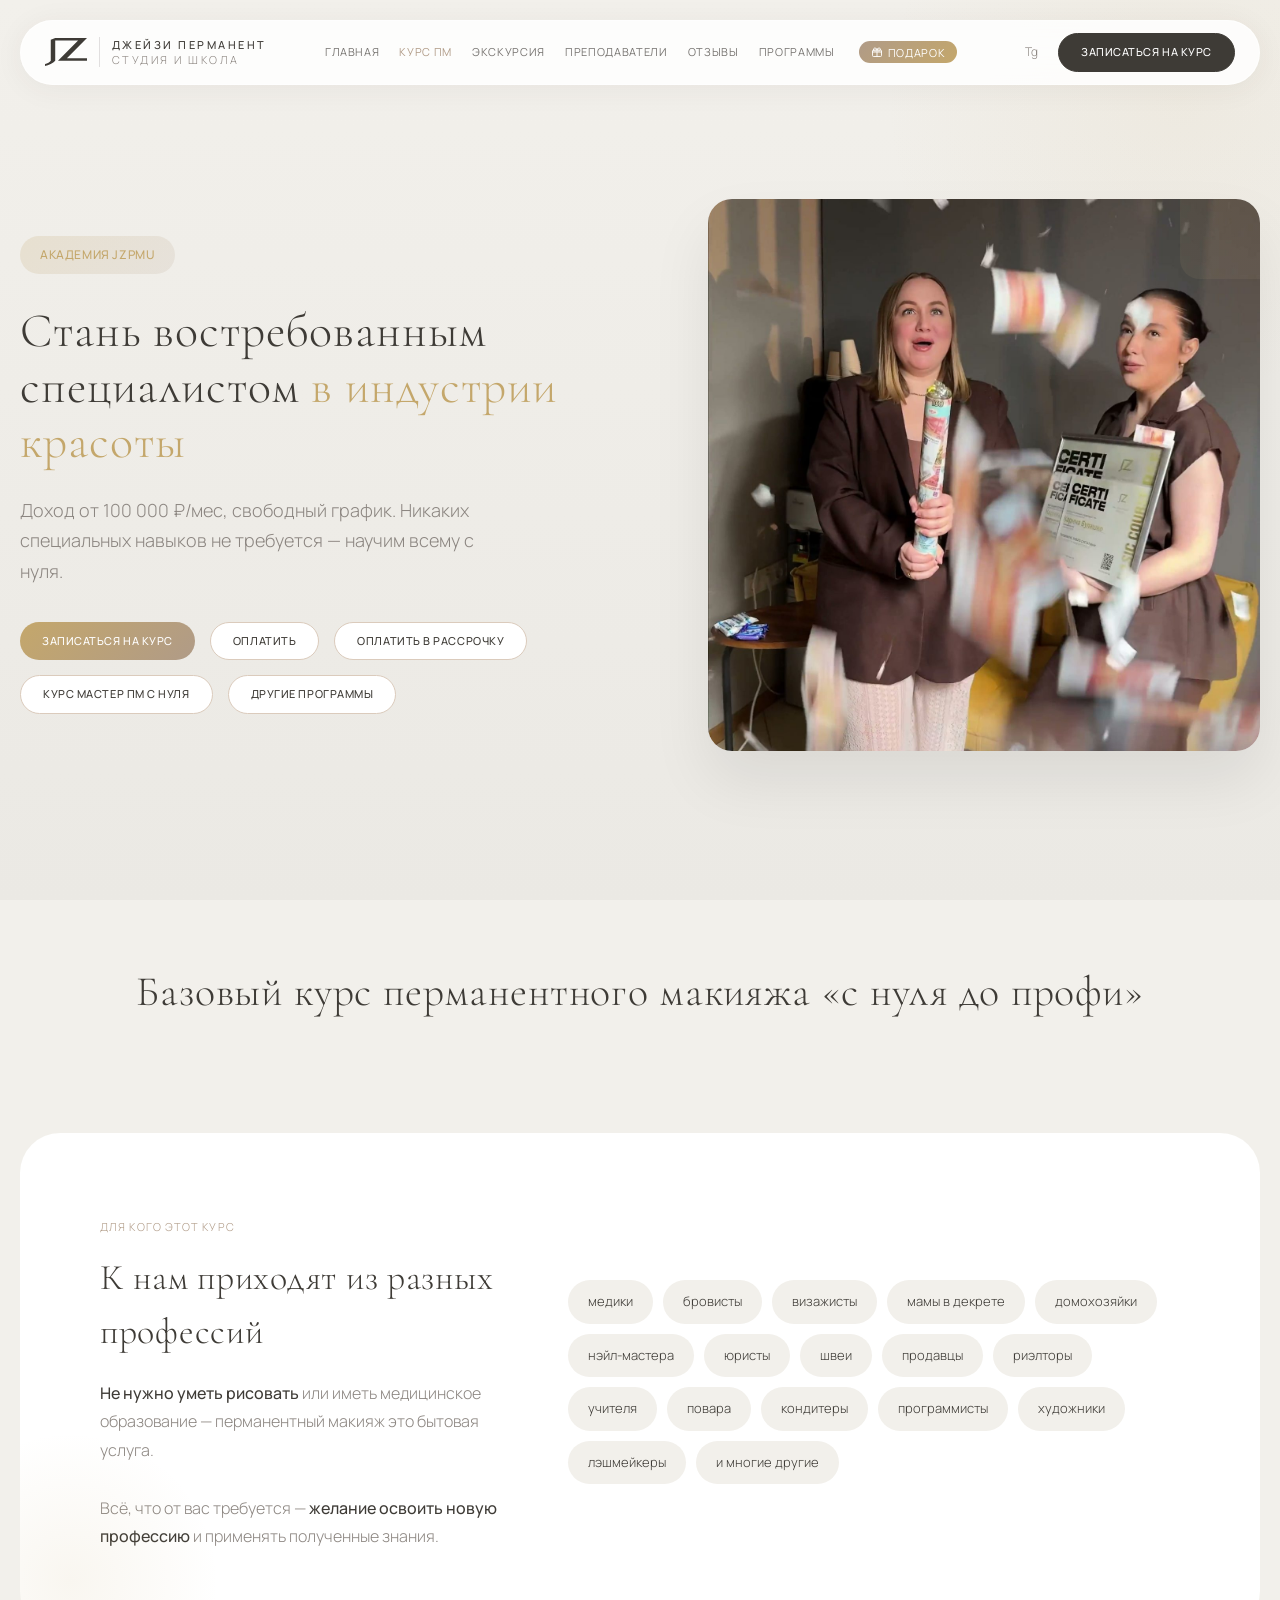
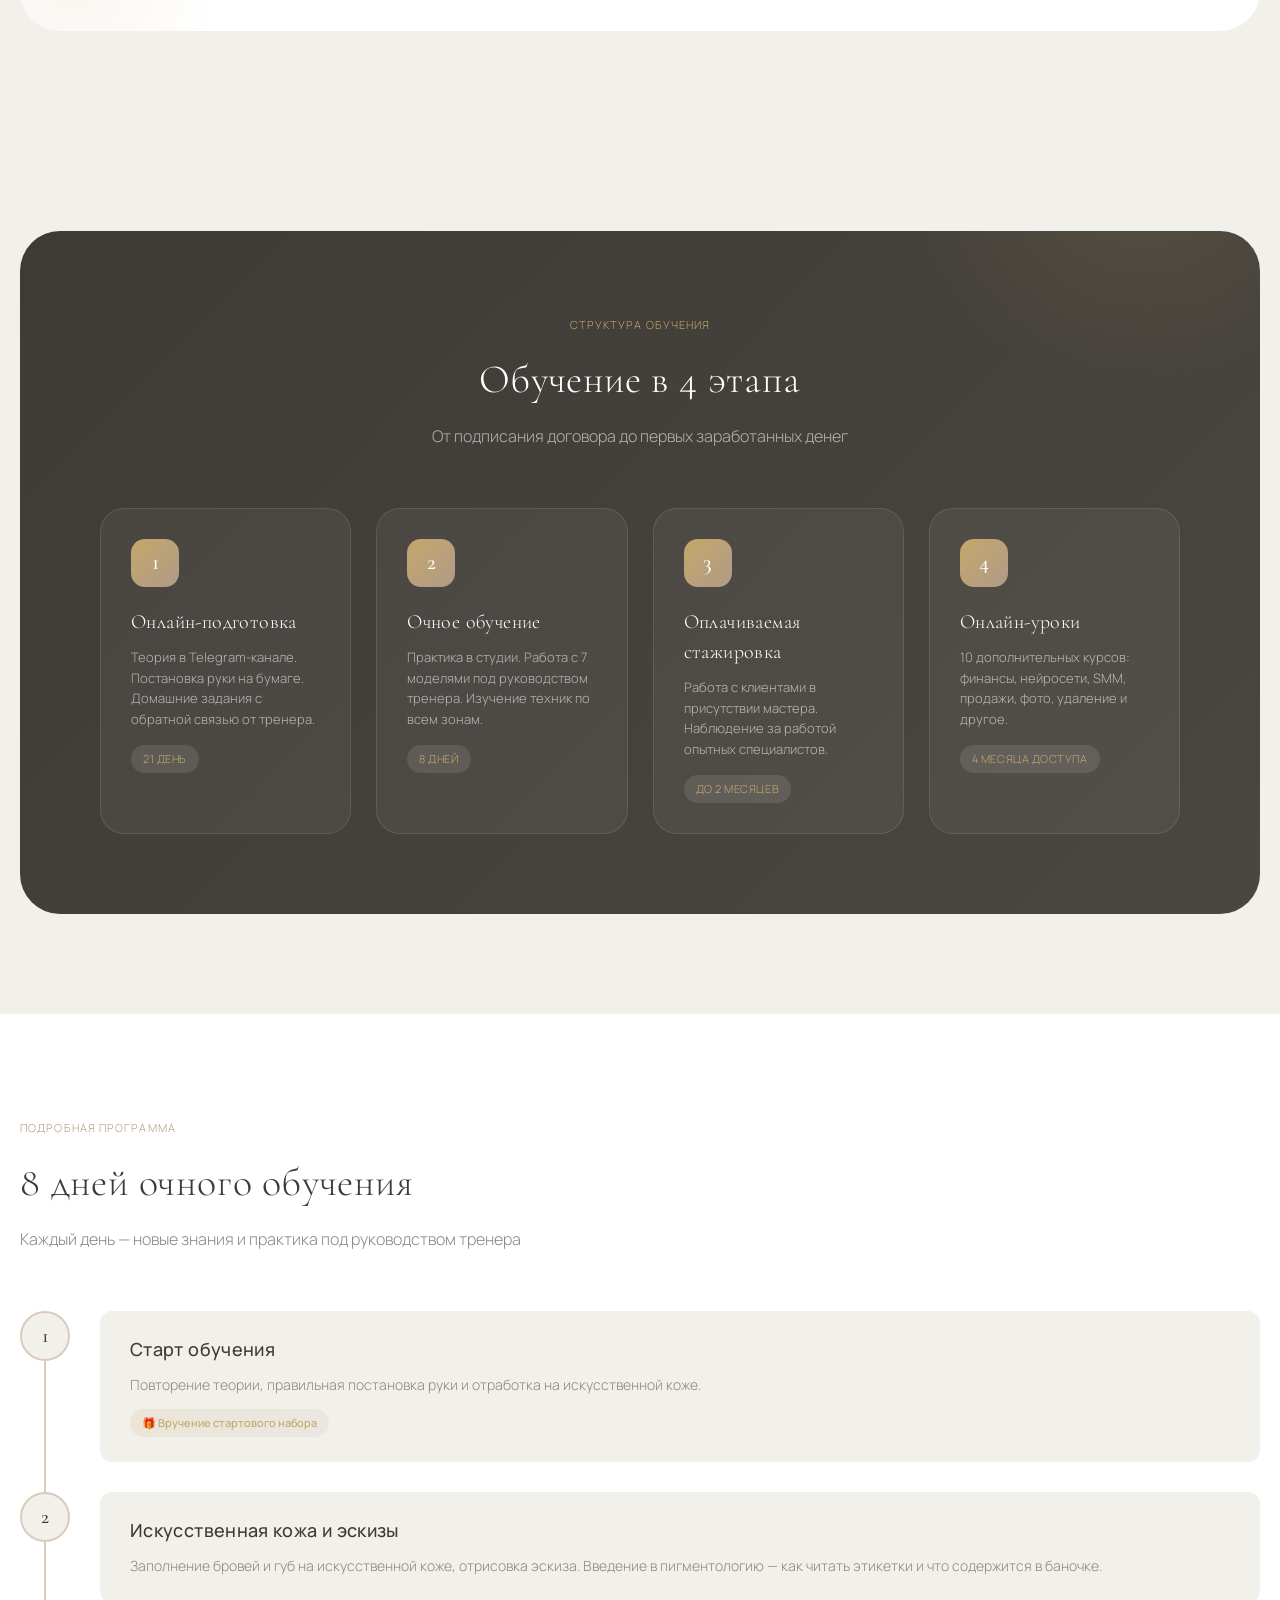
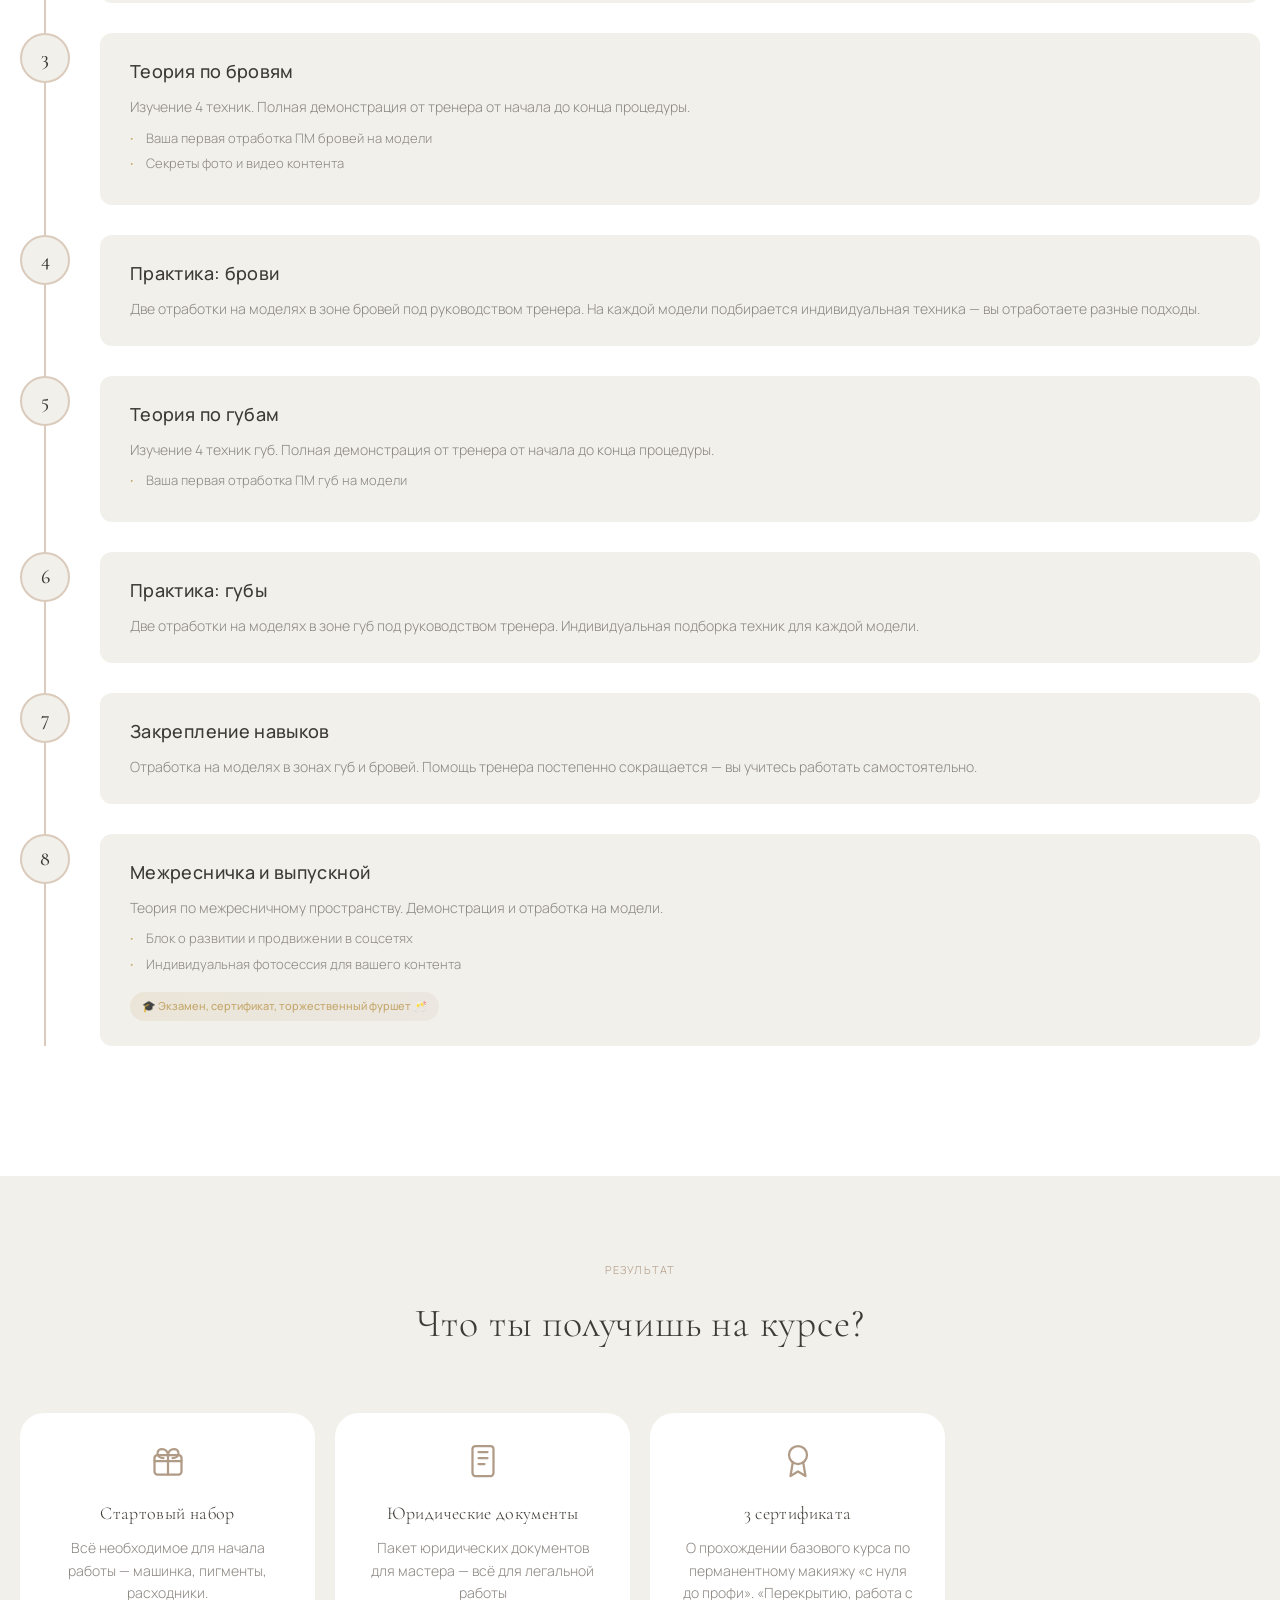
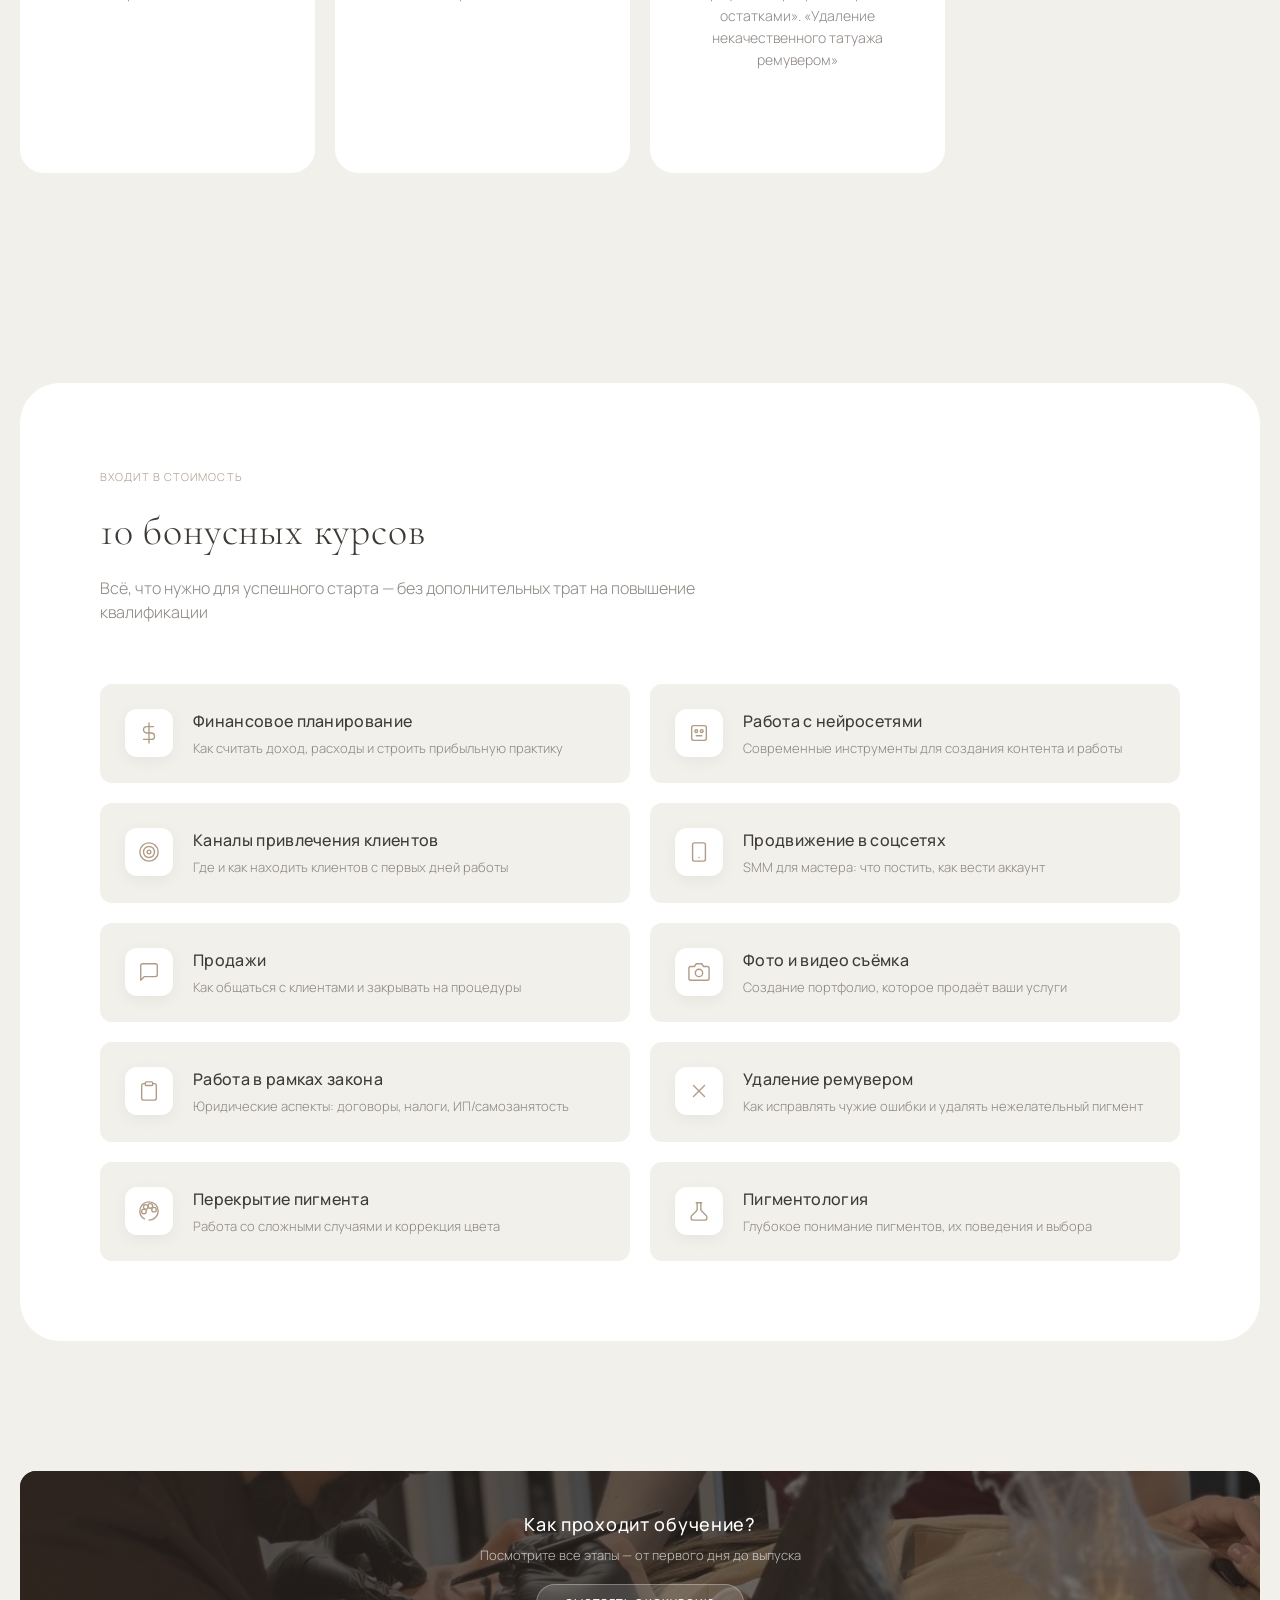
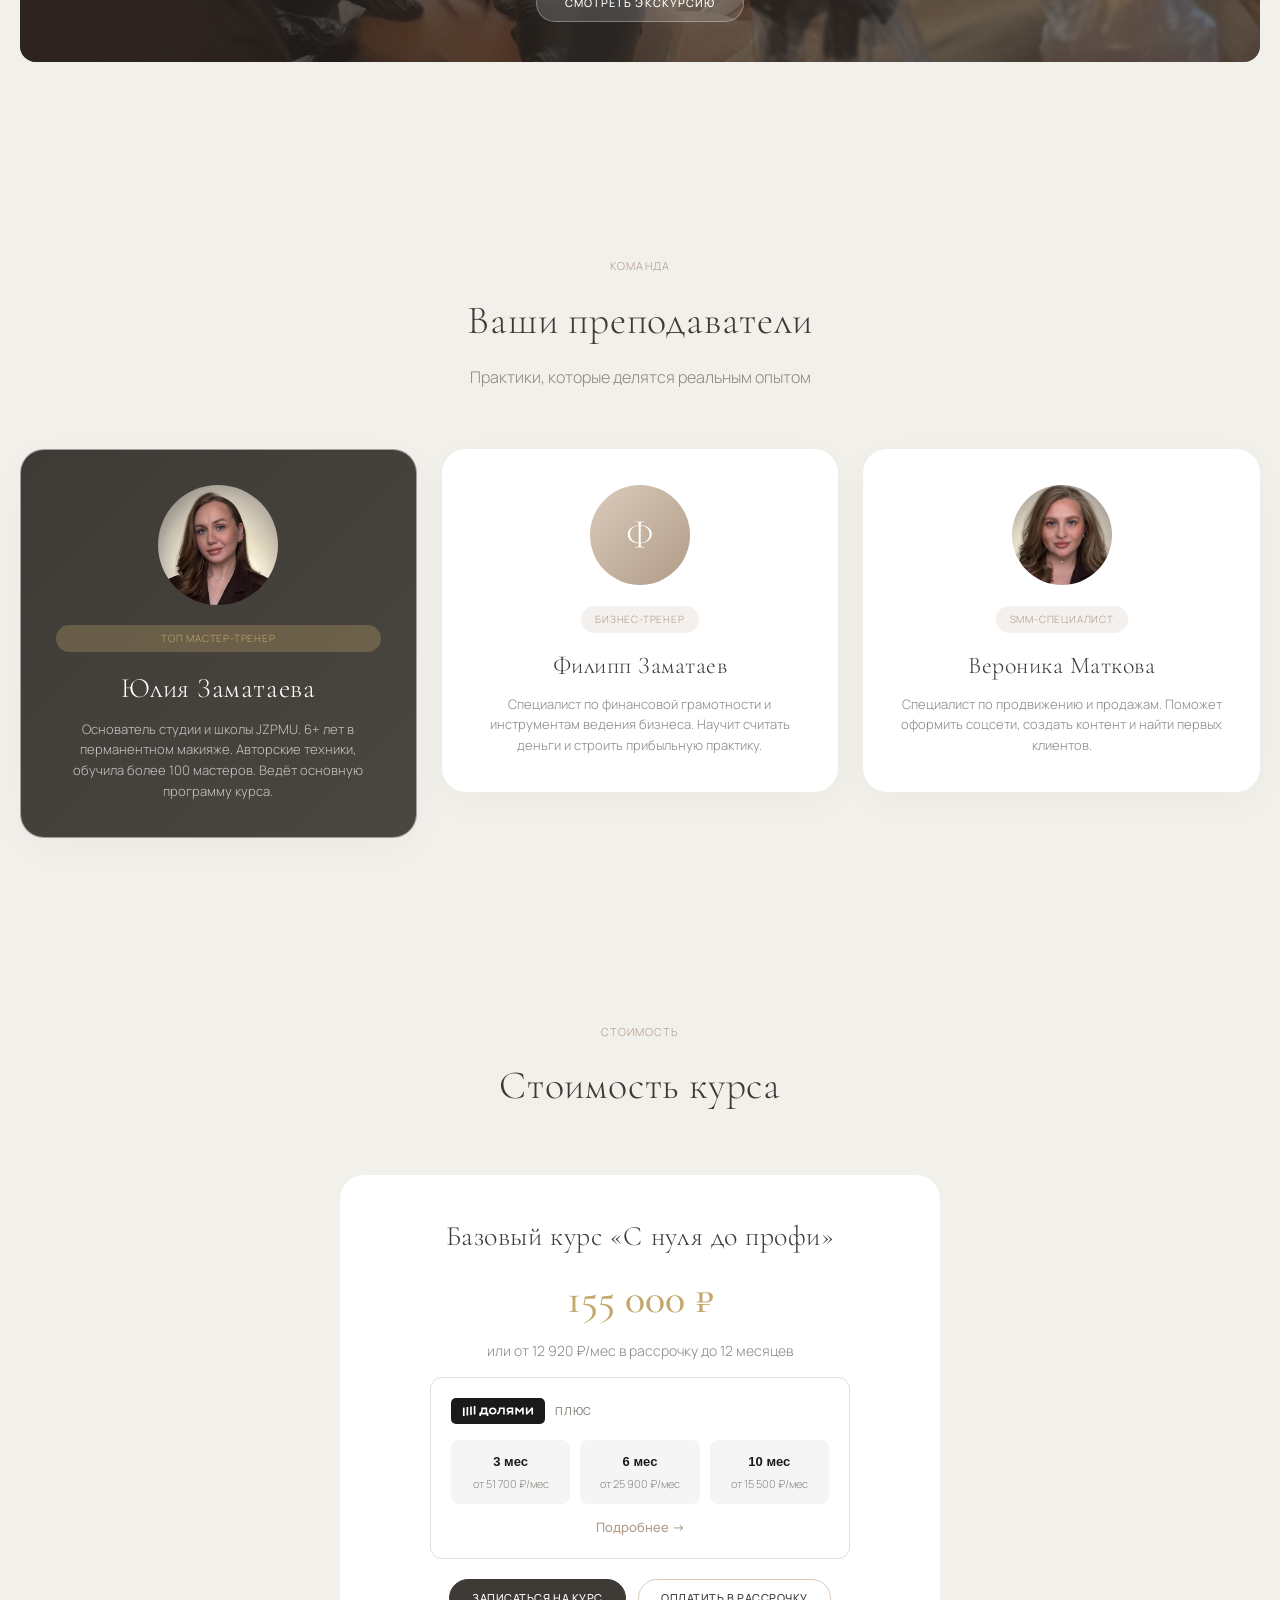
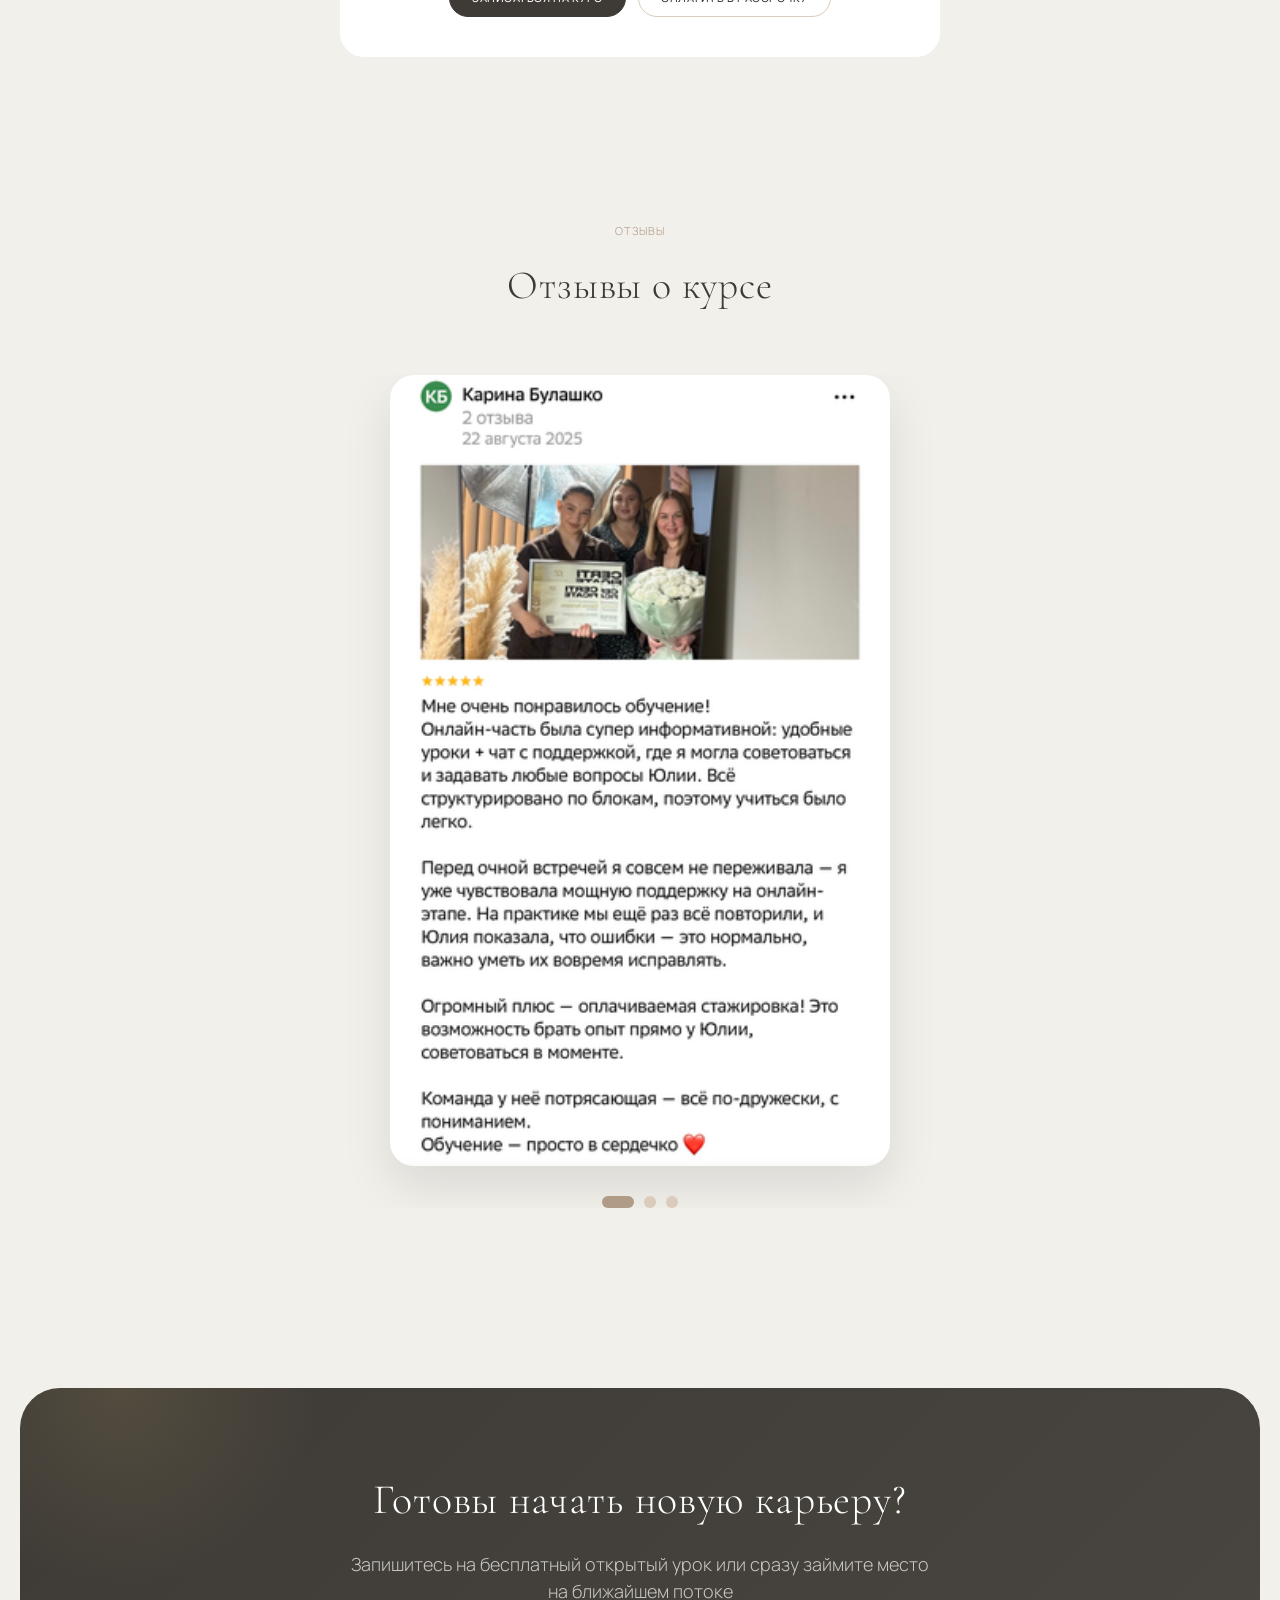
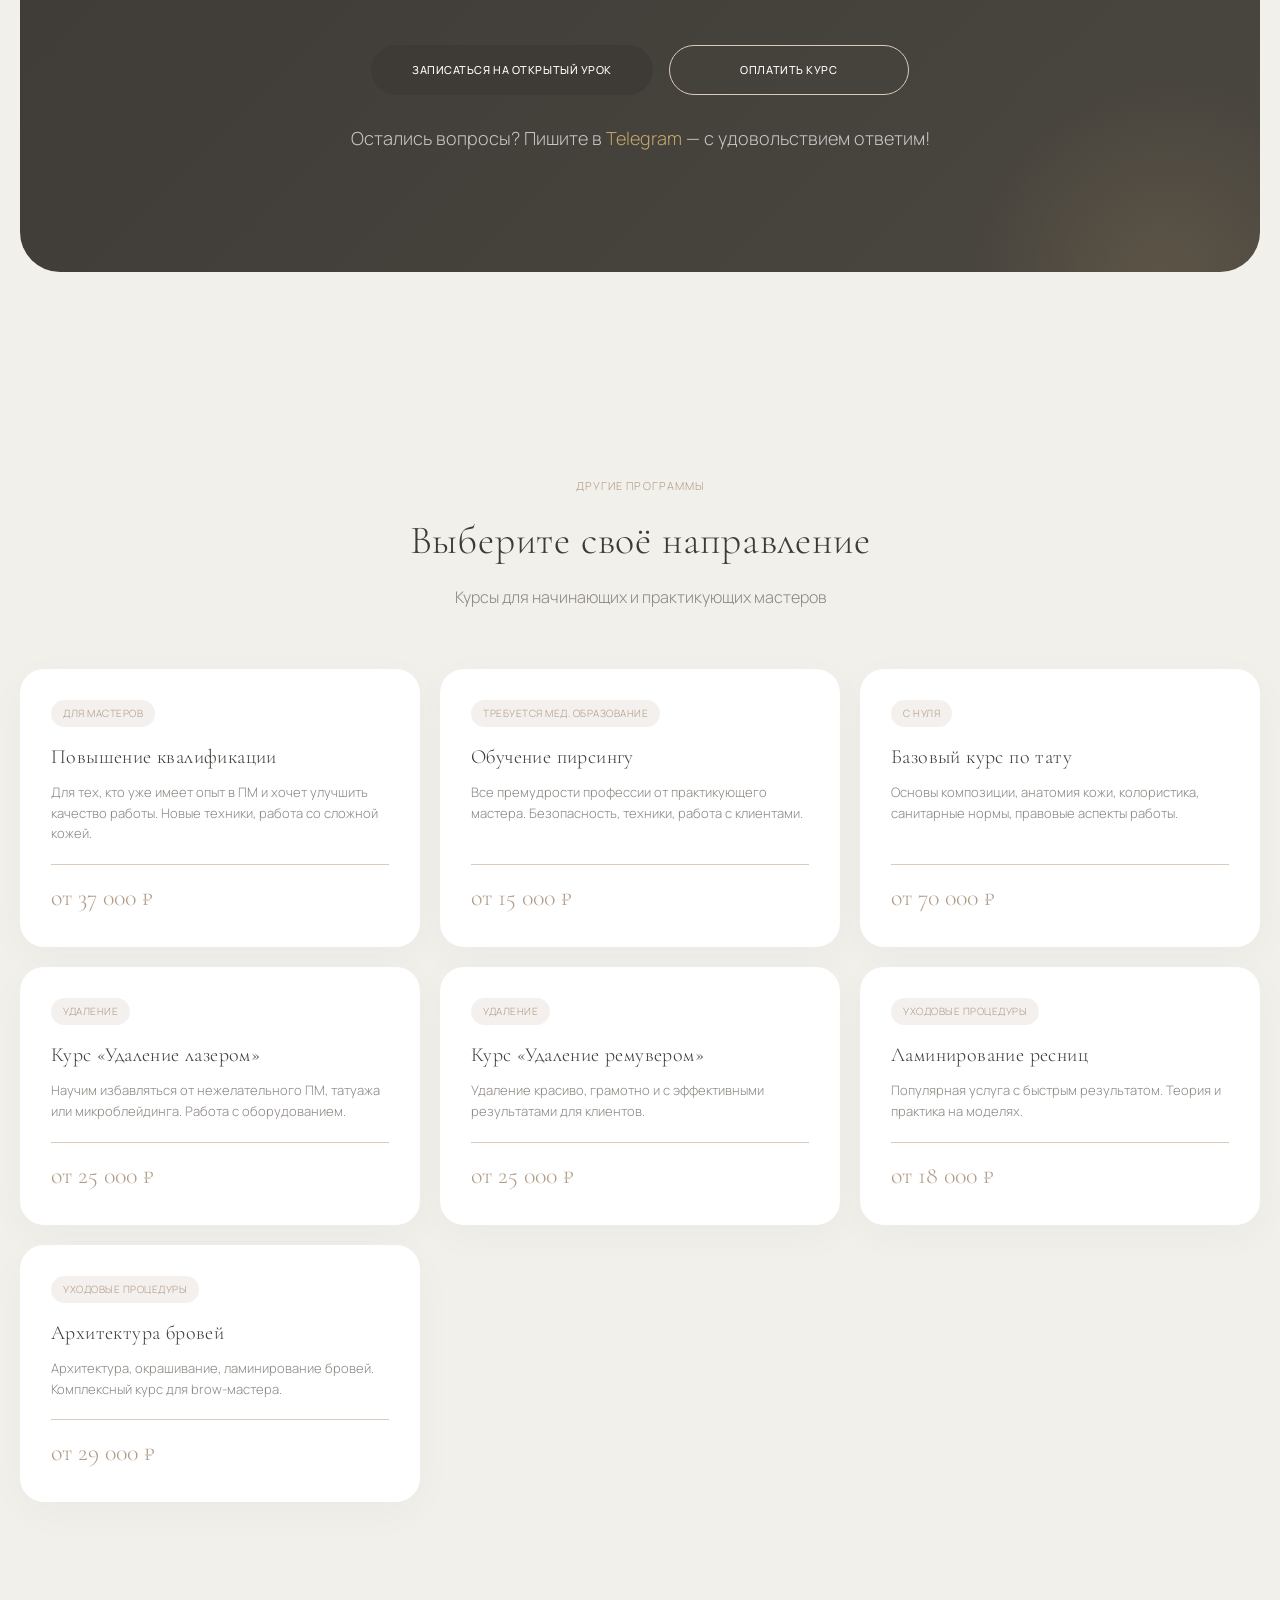
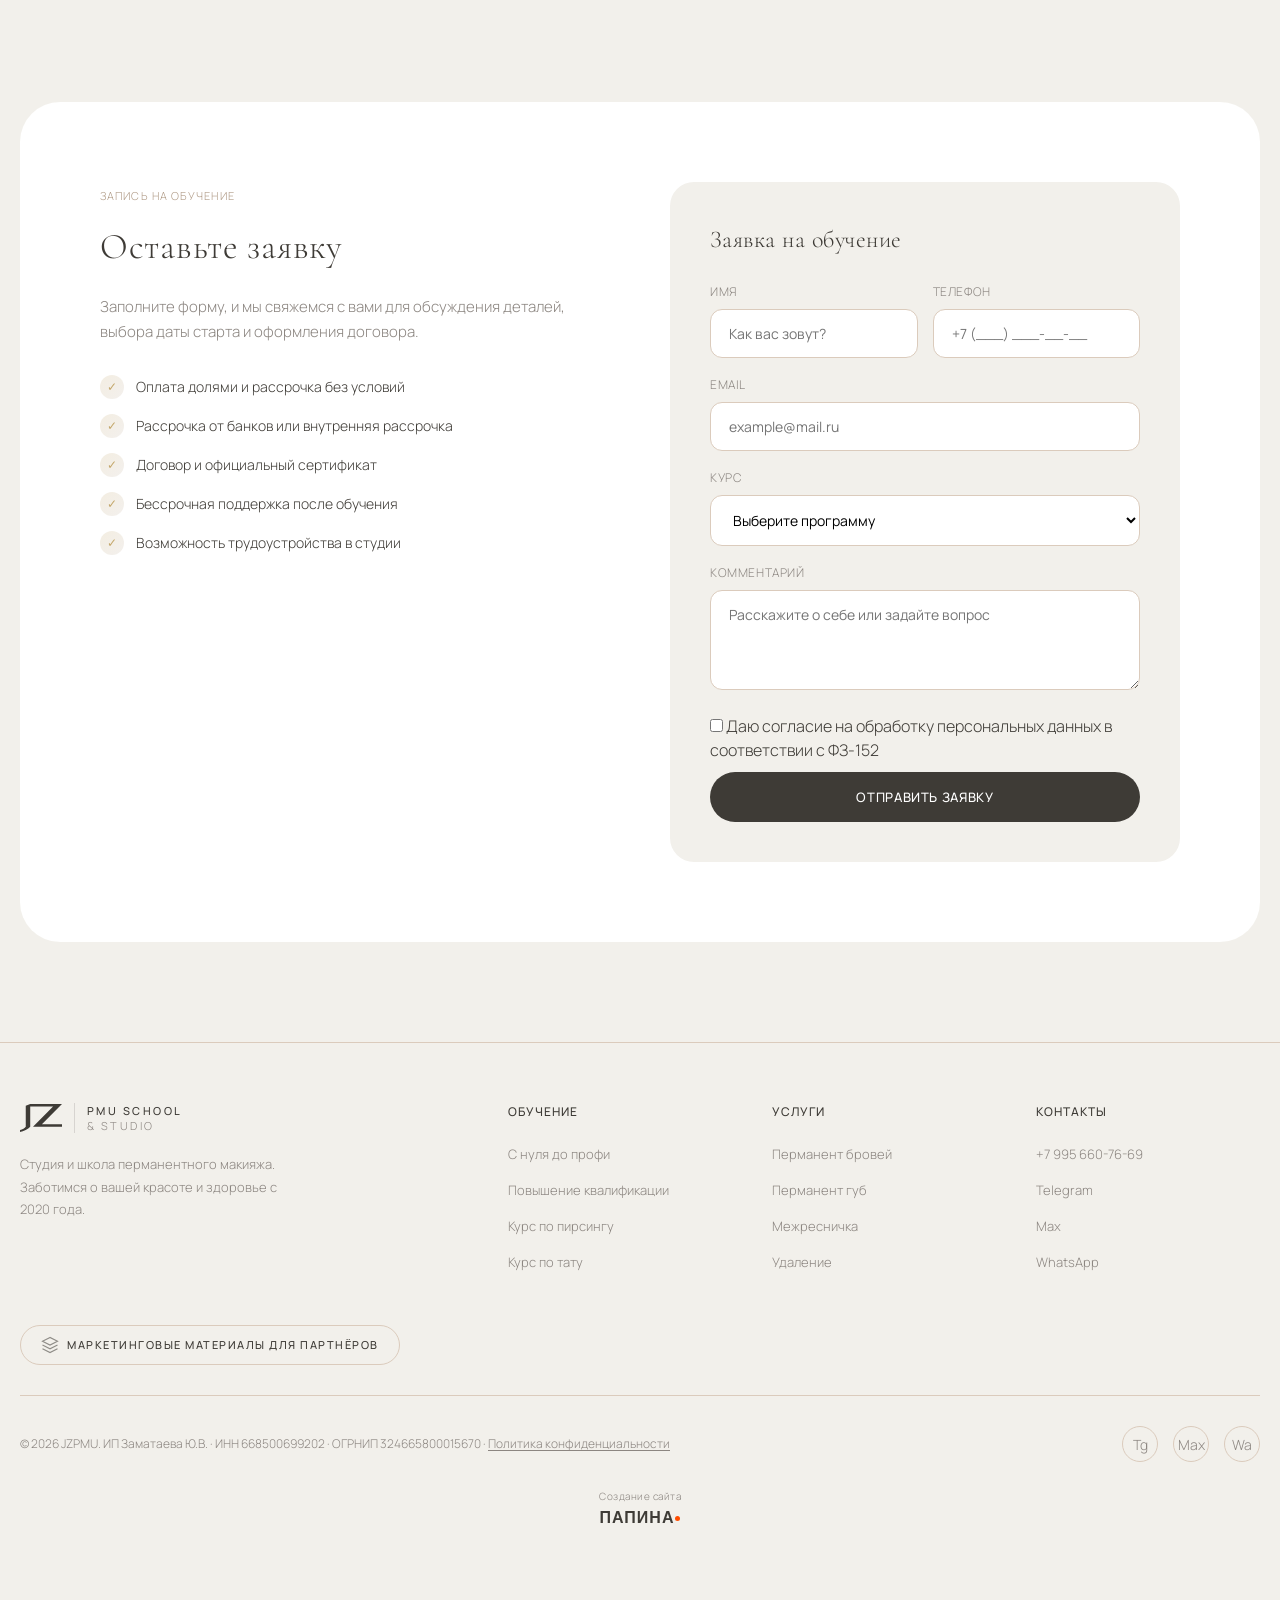
<file: academy.html>
<!DOCTYPE html>
<html lang="ru">
<head>
    <meta charset="UTF-8">
    <!-- Yandex.Metrika counter -->
    <script type="text/javascript">
        (function(m,e,t,r,i,k,a){
            m[i]=m[i]||function(){(m[i].a=m[i].a||[]).push(arguments)};
            m[i].l=1*new Date();
            for (var j = 0; j < document.scripts.length; j++) {if (document.scripts[j].src === r) { return; }}
            k=e.createElement(t),a=e.getElementsByTagName(t)[0],k.async=1,k.src=r,a.parentNode.insertBefore(k,a)
        })(window, document,'script','https://mc.yandex.ru/metrika/tag.js?id=108553725', 'ym');
        ym(108553725, 'init', {ssr:true, webvisor:true, clickmap:true, ecommerce:"dataLayer", referrer: document.referrer, url: location.href, accurateTrackBounce:true, trackLinks:true});
    </script>
    <noscript><div><img src="https://mc.yandex.ru/watch/108553725" style="position:absolute; left:-9999px;" alt="" /></div></noscript>
    <!-- /Yandex.Metrika counter -->
    <meta name="viewport" content="width=device-width, initial-scale=1.0">
    <title>Обучение перманентному макияжу с нуля | JZPMU Academy Барнаул</title>
    <meta name="description" content="Курс мастера перманентного макияжа с нуля до профи. Доход от 100 000 ₽/мес. Стартовый набор в подарок, трудоустройство. Барнаул.">
    <meta name="keywords" content="обучение перманентному макияжу, курсы ПМ Барнаул, мастер перманентного макияжа, курс с нуля, школа ПМ">
    <link rel="canonical" href="https://jzpmu.ru/academy.html">
    <link rel="icon" href="./logo.png" type="image/png">

    <meta property="og:type" content="website">
    <meta property="og:title" content="Обучение перманентному макияжу с нуля — JZPMU Academy">
    <meta property="og:description" content="Курс мастера ПМ: стартовый набор в подарок, оплачиваемая стажировка и трудоустройство.">
    <meta property="og:image" content="https://jzpmu.ru/photos/excursion-bg-1.jpg">
    <meta property="og:url" content="https://jzpmu.ru/academy.html">
    <meta property="og:locale" content="ru_RU">

    <meta name="twitter:card" content="summary_large_image">
    <meta name="twitter:title" content="Обучение перманентному макияжу с нуля — JZPMU Academy">
    <meta name="twitter:description" content="Курс мастера ПМ: стартовый набор в подарок, оплачиваемая стажировка, трудоустройство.">
    <meta name="twitter:image" content="https://jzpmu.ru/photos/excursion-bg-1.jpg">

    <link rel="preconnect" href="https://fonts.googleapis.com">
    <link rel="preconnect" href="https://fonts.gstatic.com" crossorigin>
    <link href="https://fonts.googleapis.com/css2?family=Cormorant+Garamond:wght@300;400;500;600&family=Manrope:wght@300;400;500;600&display=swap" rel="stylesheet">
    
    <link rel="stylesheet" href="./academy.css">

    <script type="application/ld+json">
    {
      "@context": "https://schema.org",
      "@type": "Course",
      "name": "Обучение перманентному макияжу с нуля до профи",
      "description": "Курс мастера перманентного макияжа: теория, практика на моделях, стартовый набор, трудоустройство.",
      "url": "https://jzpmu.ru/academy.html",
      "provider": {
        "@type": "Organization",
        "name": "JZPMU Academy",
        "url": "https://jzpmu.ru/"
      },
      "hasCourseInstance": {
        "@type": "CourseInstance",
        "courseMode": "onsite",
        "location": {
          "@type": "Place",
          "name": "Студия JZPMU",
          "address": {
            "@type": "PostalAddress",
            "streetAddress": "ул. Малахова, 148",
            "addressLocality": "Барнаул",
            "addressRegion": "Алтайский край",
            "addressCountry": "RU"
          }
        }
      }
    }
    </script>
</head>
<body>
    <a href="#main-content" class="skip-link">Перейти к содержимому</a>

    <!-- HEADER -->
    <header>
        <nav class="navbar">
            <a href="index.html" class="logo">
                <img src="./logo.svg" alt="Джейзи Перманент — Студия и школа" class="logo-mark">
                <!-- Десктоп: одна строка -->
                <div class="logo-text logo-text--desktop">Джейзи Перманент — Студия и школа</div>
                <!-- Мобайл: divider + две строки -->
                <div class="logo-divider"></div>
                <div class="logo-name-mobile">
                    <span class="logo-name__primary">Джейзи Перманент</span>
                    <span class="logo-name__secondary">Студия и школа</span>
                </div>
            </a>

            <div class="nav-menu">
                <a href="index.html">Главная</a>
                <a href="#program" class="active">Курс ПМ</a>
                <a href="#excursion-section">Экскурсия</a>
                <a href="#teachers">Преподаватели</a>
                <a href="#reviews-section">Отзывы</a>
                <a href="#other-courses">Программы</a>
                <a href="#starter-kit" class="nav-gift"><svg viewBox="0 0 24 24"><rect x="3" y="8" width="18" height="13" rx="2"/><path d="M12 8v13"/><path d="M3 12h18"/><path d="M12 8a4 4 0 00-4-4c-1.5 0-3 1-3 3s2 3 4 3"/><path d="M12 8a4 4 0 014-4c1.5 0 3 1 3 3s-2 3-4 3"/></svg>Подарок</a>
            </div>

            <div class="nav-buttons">
                <a href="https://t.me/jzpmu" class="btn-icon nav-tg" target="_blank">Tg</a>
                <a href="#application" class="btn-pill primary nav-book">Записаться на курс</a>
                <button class="mobile-menu-btn" id="mobileMenuBtn">
                    <span></span>
                    <span></span>
                    <span></span>
                </button>
            </div>
        </nav>
    </header>

    <main id="main-content">

    <!-- STICKY-БАР (мобайл) -->
    <div class="sticky-bar" id="sticky-bar" aria-hidden="true">
        <div class="sticky-bar__inner">
            <a href="https://t.me/jzpmu" class="sticky-tg" target="_blank" rel="noopener" aria-label="Написать в Telegram">
                <div class="sticky-tg__circle">
                    <svg viewBox="0 0 24 24" fill="currentColor" aria-hidden="true">
                        <path d="M12 0C5.373 0 0 5.373 0 12s5.373 12 12 12 12-5.373 12-12S18.627 0 12 0zm5.562 8.248l-2.04 9.613c-.15.674-.544.838-1.103.52l-3.04-2.24-1.467 1.412c-.162.162-.298.298-.612.298l.218-3.092 5.632-5.09c.245-.218-.054-.338-.38-.12L7.24 14.48l-3.01-.94c-.654-.204-.667-.654.137-.97l11.73-4.524c.544-.196 1.02.12.844.97z"/>
                    </svg>
                </div>
                <div class="sticky-tg__text">
                    <span class="sticky-tg__label">Telegram</span>
                    <span class="sticky-tg__sub">Написать нам</span>
                </div>
            </a>
            <a href="#application" class="sticky-btn-book">Записаться</a>
        </div>
    </div>

    <!-- МОБИЛЬНОЕ МЕНЮ -->
    <div class="mobile-menu-overlay" id="mobileMenuOverlay"></div>
    <div class="mobile-menu-panel" id="mobileMenuPanel">
        <button class="mobile-menu-close" id="mobileMenuClose">×</button>
        <nav>
            <a href="index.html">Главная</a>
            <a href="#program">Курс мастер ПМ</a>
            <a href="#excursion-section">Экскурсия</a>
            <a href="#starter-kit">Подарок</a>
            <a href="#teachers">Преподаватели</a>
            <a href="#reviews-section">Отзывы</a>
            <a href="#other-courses">Другие программы</a>
            <a href="https://t.me/jzpmu" target="_blank">Telegram</a>
        </nav>
    </div>

    <!-- КНОПКА НАВЕРХ -->
    <button class="back-to-top" id="backToTop" aria-label="Наверх">↑</button>

    <!-- HERO ОБУЧЕНИЕ -->
    <section class="hero-academy">
        <div class="container">
            <div class="hero-academy-layout">
                <div class="hero-academy-content">
                    <div class="hero-academy-badge">Академия JZPMU</div>
                    <h1>Стань востребованным специалистом <span>в индустрии красоты</span></h1>
                    <p class="hero-academy-subtitle">
                        Доход от 100 000 ₽/мес, свободный график. 
                        Никаких специальных навыков не требуется — научим всему с нуля.
                    </p>

                    <div class="hero-academy-buttons">
                        <a href="#application" class="btn-pill gold">Записаться на курс</a>
                        <a href="#" class="btn-pill outline-light">Оплатить</a>
                        <a href="#" class="btn-pill outline-light">Оплатить в рассрочку</a>
                        <a href="#program" class="btn-pill outline-light">Курс мастер ПМ с нуля</a>
                        <a href="#other-courses" class="btn-pill outline-light">Другие программы</a>
                    </div>
                </div>

                <div class="hero-academy-image">
                    <div class="hero-academy-card" style="padding: 0; overflow: hidden;">
                        <video src="./photos/academy-hero.mp4" autoplay muted loop playsinline poster="./photos/academy-poster.jpg" preload="metadata" style="display: block; width: 100%; height: 100%; object-fit: cover;"></video>
                    </div>
                </div>
            </div>
        </div>
    </section>

    <!-- ДЛЯ КОГО -->
    <!-- ЗАГОЛОВОК КУРСА -->
    <section style="padding: 60px 0 0;">
        <div class="container" style="text-align: center;">
            <h2 style="font-size: 42px; margin-bottom: 10px;">Базовый курс перманентного макияжа «с нуля до профи»</h2>
        </div>
    </section>

    <section id="for-who">
        <div class="container">
            <div class="for-who">
                <div class="for-who-layout">
                    <div class="for-who-content">
                        <span class="section-label">Для кого этот курс</span>
                        <h2>К нам приходят из разных профессий</h2>
                        <p class="for-who-text">
                            <strong>Не нужно уметь рисовать</strong> или иметь медицинское образование — 
                            перманентный макияж это бытовая услуга.<br><br>
                            Всё, что от вас требуется — <strong>желание освоить новую профессию</strong> 
                            и применять полученные знания.
                        </p>
                    </div>

                    <div class="professions-cloud">
                        <span class="profession-tag">медики</span>
                        <span class="profession-tag">бровисты</span>
                        <span class="profession-tag">визажисты</span>
                        <span class="profession-tag">мамы в декрете</span>
                        <span class="profession-tag">домохозяйки</span>
                        <span class="profession-tag">нэйл-мастера</span>
                        <span class="profession-tag">юристы</span>
                        <span class="profession-tag">швеи</span>
                        <span class="profession-tag">продавцы</span>
                        <span class="profession-tag">риэлторы</span>
                        <span class="profession-tag">учителя</span>
                        <span class="profession-tag">повара</span>
                        <span class="profession-tag">кондитеры</span>
                        <span class="profession-tag">программисты</span>
                        <span class="profession-tag">художники</span>
                        <span class="profession-tag">лэшмейкеры</span>
                        <span class="profession-tag">и многие другие</span>
                    </div>
                </div>
            </div>
        </div>
    </section>

    <!-- ЭТАПЫ ОБУЧЕНИЯ -->
    <section id="stages">
        <div class="container">
            <div class="stages-section">
                <div class="section-header">
                    <span class="section-label" style="color: var(--accent-gold);">Структура обучения</span>
                    <h2>Обучение в 4 этапа</h2>
                    <p>От подписания договора до первых заработанных денег</p>
                </div>

                <div class="stages-grid">
                    <div class="stage-card">
                        <div class="stage-number">1</div>
                        <h3>Онлайн-подготовка</h3>
                        <p>Теория в Telegram-канале. Постановка руки на бумаге. Домашние задания с обратной связью от тренера.</p>
                        <span class="stage-duration">21 день</span>
                    </div>

                    <div class="stage-card">
                        <div class="stage-number">2</div>
                        <h3>Очное обучение</h3>
                        <p>Практика в студии. Работа с 7 моделями под руководством тренера. Изучение техник по всем зонам.</p>
                        <span class="stage-duration">8 дней</span>
                    </div>

                    <div class="stage-card">
                        <div class="stage-number">3</div>
                        <h3>Оплачиваемая стажировка</h3>
                        <p>Работа с клиентами в присутствии мастера. Наблюдение за работой опытных специалистов.</p>
                        <span class="stage-duration">до 2 месяцев</span>
                    </div>

                    <div class="stage-card">
                        <div class="stage-number">4</div>
                        <h3>Онлайн-уроки</h3>
                        <p>10 дополнительных курсов: финансы, нейросети, SMM, продажи, фото, удаление и другое.</p>
                        <span class="stage-duration">4 месяца доступа</span>
                    </div>
                </div>
            </div>
        </div>
    </section>

    <!-- ПРОГРАММА ПО ДНЯМ -->
    <section id="program" class="program-section">
        <div class="container">
            <div class="section-header left">
                <span class="section-label">Подробная программа</span>
                <h2>8 дней очного обучения</h2>
                <p>Каждый день — новые знания и практика под руководством тренера</p>
            </div>

            <div class="days-timeline">
                <div class="day-item">
                    <div class="day-number">1</div>
                    <div class="day-content">
                        <h4>Старт обучения</h4>
                        <p>Повторение теории, правильная постановка руки и отработка на искусственной коже.</p>
                        <div class="day-highlight">🎁 Вручение стартового набора</div>
                    </div>
                </div>

                <div class="day-item">
                    <div class="day-number">2</div>
                    <div class="day-content">
                        <h4>Искусственная кожа и эскизы</h4>
                        <p>Заполнение бровей и губ на искусственной коже, отрисовка эскиза. Введение в пигментологию — как читать этикетки и что содержится в баночке.</p>
                    </div>
                </div>

                <div class="day-item">
                    <div class="day-number">3</div>
                    <div class="day-content">
                        <h4>Теория по бровям</h4>
                        <p>Изучение 4 техник. Полная демонстрация от тренера от начала до конца процедуры.</p>
                        <ul>
                            <li>Ваша первая отработка ПМ бровей на модели</li>
                            <li>Секреты фото и видео контента</li>
                        </ul>
                    </div>
                </div>

                <div class="day-item">
                    <div class="day-number">4</div>
                    <div class="day-content">
                        <h4>Практика: брови</h4>
                        <p>Две отработки на моделях в зоне бровей под руководством тренера. На каждой модели подбирается индивидуальная техника — вы отработаете разные подходы.</p>
                    </div>
                </div>

                <div class="day-item">
                    <div class="day-number">5</div>
                    <div class="day-content">
                        <h4>Теория по губам</h4>
                        <p>Изучение 4 техник губ. Полная демонстрация от тренера от начала до конца процедуры.</p>
                        <ul>
                            <li>Ваша первая отработка ПМ губ на модели</li>
                        </ul>
                    </div>
                </div>

                <div class="day-item">
                    <div class="day-number">6</div>
                    <div class="day-content">
                        <h4>Практика: губы</h4>
                        <p>Две отработки на моделях в зоне губ под руководством тренера. Индивидуальная подборка техник для каждой модели.</p>
                    </div>
                </div>

                <div class="day-item">
                    <div class="day-number">7</div>
                    <div class="day-content">
                        <h4>Закрепление навыков</h4>
                        <p>Отработка на моделях в зонах губ и бровей. Помощь тренера постепенно сокращается — вы учитесь работать самостоятельно.</p>
                    </div>
                </div>

                <div class="day-item">
                    <div class="day-number">8</div>
                    <div class="day-content">
                        <h4>Межресничка и выпускной</h4>
                        <p>Теория по межресничному пространству. Демонстрация и отработка на модели.</p>
                        <ul>
                            <li>Блок о развитии и продвижении в соцсетях</li>
                            <li>Индивидуальная фотосессия для вашего контента</li>
                        </ul>
                        <div class="day-highlight">🎓 Экзамен, сертификат, торжественный фуршет 🥂</div>
                    </div>
                </div>
            </div>
        </div>
    </section>

    <!-- ЧТО ТЫ ПОЛУЧИШЬ НА КУРСЕ -->
    <section style="padding: 80px 0;">
        <div class="container">
            <div class="section-header">
                <span class="section-label">Результат</span>
                <h2>Что ты получишь на курсе?</h2>
            </div>

            <div style="display: grid; grid-template-columns: repeat(auto-fill, minmax(280px, 1fr)); gap: 20px; margin-bottom: 30px;">
                <div id="starter-kit" style="background: var(--bg-card); border-radius: var(--radius-box); padding: 30px; text-align: center;">
                    <div style="margin-bottom: 15px;"><svg width="36" height="36" viewBox="0 0 24 24" fill="none" stroke="var(--accent)" stroke-width="1.5" stroke-linecap="round" stroke-linejoin="round"><rect x="3" y="8" width="18" height="13" rx="2"/><path d="M12 8v13"/><path d="M3 12h18"/><path d="M12 8a4 4 0 00-4-4c-1.5 0-3 1-3 3s2 3 4 3"/><path d="M12 8a4 4 0 014-4c1.5 0 3 1 3 3s-2 3-4 3"/></svg></div>
                    <h4 style="font-size: 18px; margin-bottom: 10px;">Стартовый набор</h4>
                    <p style="color: var(--text-muted); font-size: 14px; line-height: 1.6; margin-bottom: 15px;">Всё необходимое для начала работы — машинка, пигменты, расходники.</p>
                    <video src="./photos/starter-kit.mp4" autoplay muted loop playsinline preload="none" style="width: 100%; border-radius: var(--radius-sm); max-height: 300px; object-fit: cover;"></video>
                </div>
                <div style="background: var(--bg-card); border-radius: var(--radius-box); padding: 30px; text-align: center;">
                    <div style="margin-bottom: 15px;"><svg width="36" height="36" viewBox="0 0 24 24" fill="none" stroke="var(--accent)" stroke-width="1.5" stroke-linecap="round" stroke-linejoin="round"><rect x="5" y="2" width="14" height="20" rx="2"/><path d="M9 6h6"/><path d="M9 10h6"/><path d="M9 14h4"/></svg></div>
                    <h4 style="font-size: 18px; margin-bottom: 10px;">Юридические документы</h4>
                    <p style="color: var(--text-muted); font-size: 14px; line-height: 1.6;">Пакет юридических документов для мастера — всё для легальной работы</p>
                </div>
                <div style="background: var(--bg-card); border-radius: var(--radius-box); padding: 30px; text-align: center;">
                    <div style="margin-bottom: 15px;"><svg width="36" height="36" viewBox="0 0 24 24" fill="none" stroke="var(--accent)" stroke-width="1.5" stroke-linecap="round" stroke-linejoin="round"><circle cx="12" cy="8" r="6"/><path d="M15.477 12.89L17 22l-5-3-5 3 1.523-9.11"/></svg></div>
                    <h4 style="font-size: 18px; margin-bottom: 10px;">3 сертификата</h4>
                    <p style="color: var(--text-muted); font-size: 14px; line-height: 1.6;">О прохождении базового курса по перманентному макияжу «с нуля до профи». «Перекрытию, работа с остатками». «Удаление некачественного татуажа ремувером»</p>
                </div>
            </div>
        </div>
    </section>

    <!-- БОНУСЫ (10 бонусных курсов) -->
    <section id="bonuses">
        <div class="container">
            <div class="bonuses-section">
                <div class="section-header left">
                    <span class="section-label">Входит в стоимость</span>
                    <h2>10 бонусных курсов</h2>
                    <p>Всё, что нужно для успешного старта — без дополнительных трат на повышение квалификации</p>
                </div>

                <div class="bonuses-grid">
                    <div class="bonus-card">
                        <div class="bonus-icon"><svg viewBox="0 0 24 24"><path d="M12 1v22"/><path d="M17 5H9.5a3.5 3.5 0 000 7h5a3.5 3.5 0 010 7H6"/></svg></div>
                        <div class="bonus-content">
                            <h4>Финансовое планирование</h4>
                            <p>Как считать доход, расходы и строить прибыльную практику</p>
                        </div>
                    </div>
                    <div class="bonus-card">
                        <div class="bonus-icon"><svg viewBox="0 0 24 24"><rect x="4" y="4" width="16" height="16" rx="2"/><circle cx="9" cy="10" r="1.5"/><circle cx="15" cy="10" r="1.5"/><path d="M9 15h6"/></svg></div>
                        <div class="bonus-content">
                            <h4>Работа с нейросетями</h4>
                            <p>Современные инструменты для создания контента и работы</p>
                        </div>
                    </div>
                    <div class="bonus-card">
                        <div class="bonus-icon"><svg viewBox="0 0 24 24"><circle cx="12" cy="12" r="10"/><circle cx="12" cy="12" r="6"/><circle cx="12" cy="12" r="2"/></svg></div>
                        <div class="bonus-content">
                            <h4>Каналы привлечения клиентов</h4>
                            <p>Где и как находить клиентов с первых дней работы</p>
                        </div>
                    </div>
                    <div class="bonus-card">
                        <div class="bonus-icon"><svg viewBox="0 0 24 24"><rect x="5" y="2" width="14" height="20" rx="2"/><path d="M12 18h.01"/></svg></div>
                        <div class="bonus-content">
                            <h4>Продвижение в соцсетях</h4>
                            <p>SMM для мастера: что постить, как вести аккаунт</p>
                        </div>
                    </div>
                    <div class="bonus-card">
                        <div class="bonus-icon"><svg viewBox="0 0 24 24"><path d="M21 15a2 2 0 01-2 2H7l-4 4V5a2 2 0 012-2h14a2 2 0 012 2z"/></svg></div>
                        <div class="bonus-content">
                            <h4>Продажи</h4>
                            <p>Как общаться с клиентами и закрывать на процедуры</p>
                        </div>
                    </div>
                    <div class="bonus-card">
                        <div class="bonus-icon"><svg viewBox="0 0 24 24"><path d="M23 19a2 2 0 01-2 2H3a2 2 0 01-2-2V8a2 2 0 012-2h4l2-3h6l2 3h4a2 2 0 012 2z"/><circle cx="12" cy="13" r="4"/></svg></div>
                        <div class="bonus-content">
                            <h4>Фото и видео съёмка</h4>
                            <p>Создание портфолио, которое продаёт ваши услуги</p>
                        </div>
                    </div>
                    <div class="bonus-card">
                        <div class="bonus-icon"><svg viewBox="0 0 24 24"><path d="M16 4h2a2 2 0 012 2v14a2 2 0 01-2 2H6a2 2 0 01-2-2V6a2 2 0 012-2h2"/><rect x="8" y="2" width="8" height="4" rx="1"/></svg></div>
                        <div class="bonus-content">
                            <h4>Работа в рамках закона</h4>
                            <p>Юридические аспекты: договоры, налоги, ИП/самозанятость</p>
                        </div>
                    </div>
                    <div class="bonus-card">
                        <div class="bonus-icon"><svg viewBox="0 0 24 24"><path d="M18 6L6 18"/><path d="M6 6l12 12"/></svg></div>
                        <div class="bonus-content">
                            <h4>Удаление ремувером</h4>
                            <p>Как исправлять чужие ошибки и удалять нежелательный пигмент</p>
                        </div>
                    </div>
                    <div class="bonus-card">
                        <div class="bonus-icon"><svg viewBox="0 0 24 24"><circle cx="13.5" cy="6.5" r="2.5"/><circle cx="17.5" cy="10.5" r="2.5"/><circle cx="8.5" cy="7.5" r="2.5"/><circle cx="6.5" cy="12.5" r="2.5"/><path d="M12 22c5.523 0 10-4.477 10-10S17.523 2 12 2 2 6.477 2 12a10 10 0 005 8.66"/></svg></div>
                        <div class="bonus-content">
                            <h4>Перекрытие пигмента</h4>
                            <p>Работа со сложными случаями и коррекция цвета</p>
                        </div>
                    </div>
                    <div class="bonus-card">
                        <div class="bonus-icon"><svg viewBox="0 0 24 24"><path d="M9 3h6"/><path d="M10 3v7.4a2 2 0 01-.6 1.4L4 17.2a2 2 0 00-.6 1.4V20a2 2 0 002 2h13.2a2 2 0 002-2v-1.4a2 2 0 00-.6-1.4l-5.4-5.4a2 2 0 01-.6-1.4V3"/></svg></div>
                        <div class="bonus-content">
                            <h4>Пигментология</h4>
                            <p>Глубокое понимание пигментов, их поведения и выбора</p>
                        </div>
                    </div>
                </div>
            </div>
        </div>
    </section>

    <!-- КАК ПРОХОДИТ ОБУЧЕНИЕ (Экскурсия) -->
    <section id="excursion-section" style="padding: 0 0 60px;">
        <div class="container">
            <div class="excursion-banner" style="cursor: default;">
                <img loading="lazy" class="excursion-banner__bg" src="./photos/excursion-bg-1.jpg" width="1280" height="600" alt="Обучение в JZPMU">
                <div class="excursion-banner__overlay"></div>
                <div class="excursion-banner__content">
                    <div class="excursion-banner__heading">Как проходит обучение?</div>
                    <div class="excursion-banner__sub">Посмотрите все этапы — от первого дня до выпуска</div>
                    <span class="excursion-banner__btn" onclick="openExcursion()">Смотреть экскурсию</span>
                </div>
            </div>
        </div>
    </section>

    <!-- ПРЕПОДАВАТЕЛИ -->
    <section id="teachers">
        <div class="container">
            <div class="section-header">
                <span class="section-label">Команда</span>
                <h2>Ваши преподаватели</h2>
                <p>Практики, которые делятся реальным опытом</p>
            </div>

            <div class="teachers-grid">
                <div class="teacher-card featured">
                    <img src="./photos/teacher-yulia.jpg" alt="Юлия Заматаева" loading="lazy" class="teacher-avatar-img">
                    <div class="teacher-role">Топ мастер-тренер</div>
                    <h3>Юлия Заматаева</h3>
                    <p>Основатель студии и школы JZPMU. 6+ лет в перманентном макияже. Авторские техники, обучила более 100 мастеров. Ведёт основную программу курса.</p>
                </div>

                <div class="teacher-card">
                    <div class="teacher-avatar">Ф</div>
                    <div class="teacher-role">Бизнес-тренер</div>
                    <h3>Филипп Заматаев</h3>
                    <p>Специалист по финансовой грамотности и инструментам ведения бизнеса. Научит считать деньги и строить прибыльную практику.</p>
                </div>

                <div class="teacher-card">
                    <img src="./photos/teacher-veronika.jpg" alt="Вероника Маткова" loading="lazy" class="teacher-avatar-img">
                    <div class="teacher-role">SMM-специалист</div>
                    <h3>Вероника Маткова</h3>
                    <p>Специалист по продвижению и продажам. Поможет оформить соцсети, создать контент и найти первых клиентов.</p>
                </div>
            </div>
        </div>
    </section>

    <!-- СТОИМОСТЬ КУРСА -->
    <section id="pricing" style="padding: 80px 0;">
        <div class="container">
            <div class="section-header">
                <span class="section-label">Стоимость</span>
                <h2>Стоимость курса</h2>
            </div>

            <div style="max-width: 600px; margin: 0 auto;">
                <div style="background: var(--bg-card); border-radius: var(--radius-box); padding: 40px; text-align: center;">
                    <h3 style="font-size: 28px; margin-bottom: 10px;">Базовый курс «С нуля до профи»</h3>
                    <div style="font-size: 42px; font-family: 'Cormorant Garamond', serif; font-weight: 500; color: var(--accent-gold); margin-bottom: 10px;">155 000 ₽</div>
                    <p style="color: var(--text-muted); font-size: 14px; margin-bottom: 16px;">или от 12 920 ₽/мес в рассрочку до 12 месяцев</p>
                    <div style="max-width: 420px; margin: 0 auto 20px;">
                        <div class="dolyami-plus-card" onclick="openDolyamiPlusModal()">
                            <div class="dolyami-plus-header">
                                <span class="dolyami-badge"><img src="photos/dolyami-logo-white.svg" alt="Долями" class="dolyami-logo-white"><img src="photos/dolyami-logo-black.svg" alt="Долями" class="dolyami-logo-black"></span>
                                <span class="dolyami-plus-label">Плюс</span>
                            </div>
                            <div class="dolyami-plus-options">
                                <div class="dolyami-plus-option">
                                    <span class="dolyami-plus-months">3 мес</span>
                                    <span class="dolyami-plus-amount">от 51 700 ₽/мес</span>
                                </div>
                                <div class="dolyami-plus-option">
                                    <span class="dolyami-plus-months">6 мес</span>
                                    <span class="dolyami-plus-amount">от 25 900 ₽/мес</span>
                                </div>
                                <div class="dolyami-plus-option">
                                    <span class="dolyami-plus-months">10 мес</span>
                                    <span class="dolyami-plus-amount">от 15 500 ₽/мес</span>
                                </div>
                            </div>
                            <span class="dolyami-plus-cta">Подробнее →</span>
                        </div>
                    </div>
                    <div style="display: flex; gap: 12px; justify-content: center; flex-wrap: wrap;">
                        <a href="#application" class="btn-pill primary">Записаться на курс</a>
                        <a href="#" class="btn-pill">Оплатить в рассрочку</a>
                    </div>
                </div>
            </div>
        </div>
    </section>

    <!-- ОТЗЫВЫ О КУРСЕ -->
    <section id="reviews-section" style="padding: 80px 0;">
        <div class="container">
            <div class="section-header">
                <span class="section-label">Отзывы</span>
                <h2>Отзывы о курсе</h2>
            </div>

            <div class="reviews-slider">
                <div class="reviews-track" id="courseReviewsTrack">
                    <div class="review-slide">
                        <img loading="lazy" src="./photos/review-training-01.png" width="335" height="500" alt="Отзыв о курсе" class="review-image">
                    </div>
                    <div class="review-slide">
                        <img loading="lazy" src="./photos/review-training-02.png" width="335" height="500" alt="Отзыв о курсе" class="review-image">
                    </div>
                    <div class="review-slide">
                        <img loading="lazy" src="./photos/review-training-03.png" width="335" height="500" alt="Отзыв о курсе" class="review-image">
                    </div>
                </div>
                <div class="review-dots" id="courseReviewDots">
                    <span class="review-dot active" data-slide="0"></span>
                    <span class="review-dot" data-slide="1"></span>
                    <span class="review-dot" data-slide="2"></span>
                </div>
            </div>
        </div>
    </section>

    <!-- CTA (Готовы начать новую карьеру?) -->
    <section>
        <div class="container">
            <div class="cta-section">
                <h2>Готовы начать новую карьеру?</h2>
                <p>Запишитесь на бесплатный открытый урок или сразу займите место на ближайшем потоке</p>
                
                <div class="cta-buttons" style="display: flex; gap: 16px; flex-wrap: wrap; justify-content: center;">
                    <a href="#application" class="btn-pill primary" style="padding: 16px 40px; min-width: 240px; text-align: center;">Записаться на открытый урок</a>
                    <a href="#application" class="btn-pill" style="padding: 16px 40px; min-width: 240px; text-align: center;">Оплатить курс</a>
                </div>

                <p class="cta-contact" style="margin-top: 30px;">
                    Остались вопросы? Пишите в <a href="https://t.me/jzpmu" target="_blank">Telegram</a> — с удовольствием ответим!
                </p>
            </div>
        </div>
    </section>

    <!-- ДРУГИЕ КУРСЫ -->
    <section id="other-courses">
        <div class="container">
            <div class="section-header">
                <span class="section-label">Другие программы</span>
                <h2>Выберите своё направление</h2>
                <p>Курсы для начинающих и практикующих мастеров</p>
            </div>

            <div class="other-courses-grid">
                <div class="course-card" onclick="document.getElementById("application").scrollIntoView({behavior:"smooth"})">
                    <div class="course-tag">Для мастеров</div>
                    <h3>Повышение квалификации</h3>
                    <p>Для тех, кто уже имеет опыт в ПМ и хочет улучшить качество работы. Новые техники, работа со сложной кожей.</p>
                    <div class="course-footer">
                        <div class="course-price">от 37 000 ₽</div>
                    </div>
                </div>

                <div class="course-card" onclick="document.getElementById("application").scrollIntoView({behavior:"smooth"})">
                    <div class="course-tag">Требуется мед. образование</div>
                    <h3>Обучение пирсингу</h3>
                    <p>Все премудрости профессии от практикующего мастера. Безопасность, техники, работа с клиентами.</p>
                    <div class="course-footer">
                        <div class="course-price">от 15 000 ₽</div>
                    </div>
                </div>

                <div class="course-card" onclick="document.getElementById("application").scrollIntoView({behavior:"smooth"})">
                    <div class="course-tag">С нуля</div>
                    <h3>Базовый курс по тату</h3>
                    <p>Основы композиции, анатомия кожи, колористика, санитарные нормы, правовые аспекты работы.</p>
                    <div class="course-footer">
                        <div class="course-price">от 70 000 ₽</div>
                    </div>
                </div>

                <div class="course-card" onclick="document.getElementById("application").scrollIntoView({behavior:"smooth"})">
                    <div class="course-tag">Удаление</div>
                    <h3>Курс «Удаление лазером»</h3>
                    <p>Научим избавляться от нежелательного ПМ, татуажа или микроблейдинга. Работа с оборудованием.</p>
                    <div class="course-footer">
                        <div class="course-price">от 25 000 ₽</div>
                    </div>
                </div>

                <div class="course-card" onclick="document.getElementById("application").scrollIntoView({behavior:"smooth"})">
                    <div class="course-tag">Удаление</div>
                    <h3>Курс «Удаление ремувером»</h3>
                    <p>Удаление красиво, грамотно и с эффективными результатами для клиентов.</p>
                    <div class="course-footer">
                        <div class="course-price">от 25 000 ₽</div>
                    </div>
                </div>

                <div class="course-card" onclick="document.getElementById("application").scrollIntoView({behavior:"smooth"})">
                    <div class="course-tag">Уходовые процедуры</div>
                    <h3>Ламинирование ресниц</h3>
                    <p>Популярная услуга с быстрым результатом. Теория и практика на моделях.</p>
                    <div class="course-footer">
                        <div class="course-price">от 18 000 ₽</div>
                    </div>
                </div>

                <div class="course-card" onclick="document.getElementById("application").scrollIntoView({behavior:"smooth"})">
                    <div class="course-tag">Уходовые процедуры</div>
                    <h3>Архитектура бровей</h3>
                    <p>Архитектура, окрашивание, ламинирование бровей. Комплексный курс для brow-мастера.</p>
                    <div class="course-footer">
                        <div class="course-price">от 29 000 ₽</div>
                    </div>
                </div>
            </div>
        </div>
    </section>

    <!-- ФОРМА ЗАЯВКИ -->
    <section id="application">
        <div class="container">
            <div class="application-section">
                <div class="application-layout">
                    <div class="application-info">
                        <span class="section-label">Запись на обучение</span>
                        <h2>Оставьте заявку</h2>
                        <p>Заполните форму, и мы свяжемся с вами для обсуждения деталей, выбора даты старта и оформления договора.</p>

                        <div class="application-benefits">
                            <div class="application-benefit">Оплата долями и рассрочка без условий</div>
                            <div class="application-benefit">Рассрочка от банков или внутренняя рассрочка</div>
                            <div class="application-benefit">Договор и официальный сертификат</div>
                            <div class="application-benefit">Бессрочная поддержка после обучения</div>
                            <div class="application-benefit">Возможность трудоустройства в студии</div>
                        </div>
                    </div>

                    <div class="application-form">
                        <h3>Заявка на обучение</h3>
                        <form id="academyForm" onsubmit="return submitAcademyForm(event)" novalidate>
                            <div class="form-row">
                                <div class="form-group">
                                    <label for="acFormName">Имя</label>
                                    <input type="text" id="acFormName" name="name" autocomplete="name" placeholder="Как вас зовут?" required>
                                    <span class="form-error" id="acNameError"></span>
                                </div>
                                <div class="form-group">
                                    <label for="acFormPhone">Телефон</label>
                                    <input type="tel" id="acFormPhone" name="phone" autocomplete="tel" placeholder="+7 (___) ___-__-__" required>
                                    <span class="form-error" id="acPhoneError"></span>
                                </div>
                            </div>

                            <div class="form-group">
                                <label for="acFormEmail">Email</label>
                                <input type="email" id="acFormEmail" name="email" autocomplete="email" placeholder="example@mail.ru">
                            </div>

                            <div class="form-group">
                                <label for="acFormCourse">Курс</label>
                                <select id="acFormCourse" name="course" required>
                                    <option value="">Выберите программу</option>
                                    <option value="basic">Базовый курс «С нуля до профи» — 155 000 ₽</option>
                                    <option value="upgrade">Повышение квалификации — от 37 000 ₽</option>
                                    <option value="piercing">Обучение пирсингу — от 15 000 ₽</option>
                                    <option value="tattoo">Базовый курс по тату — от 70 000 ₽</option>
                                    <option value="laser">Удаление лазером — от 25 000 ₽</option>
                                    <option value="remover">Удаление ремувером — от 25 000 ₽</option>
                                    <option value="lami">Ламинирование ресниц — от 18 000 ₽</option>
                                    <option value="brows">Архитектура бровей — от 29 000 ₽</option>
                                    <option value="consult">Консультация (не знаю, что выбрать)</option>
                                </select>
                            </div>

                            <div class="form-group">
                                <label for="acFormComment">Комментарий</label>
                                <textarea id="acFormComment" name="comment" placeholder="Расскажите о себе или задайте вопрос"></textarea>
                            </div>

                            <label class="consent-label">
                                <input type="checkbox" id="acFormConsent" required>
                                <span>Даю согласие на <a href="privacy.html" target="_blank">обработку персональных данных</a> в соответствии с ФЗ-152</span>
                            </label>
                            <button type="submit" class="form-submit" id="acFormBtn">Отправить заявку</button>
                        </form>
                    </div>
                </div>
            </div>
        </div>
    </section>

    </main>

    <!-- FOOTER -->
    <footer>
        <div class="container">
            <div class="footer-grid">
                <div class="footer-brand">
                    <a href="index.html" class="logo">
                        <img loading="lazy" src="./logo.svg" alt="Джейзи Перманент — Студия и школа" class="logo-mark">
                        <div class="logo-divider"></div>
                        <div class="logo-name-mobile">
                            <span class="logo-name__primary">PMU School</span>
                            <span class="logo-name__secondary">&amp; Studio</span>
                        </div>
                    </a>
                    <p>Студия и школа перманентного макияжа. Заботимся о вашей красоте и здоровье с 2020 года.</p>
                </div>

                <div class="footer-column">
                    <h4>Обучение</h4>
                    <ul>
                        <li><a href="#stages">С нуля до профи</a></li>
                        <li><a href="#other-courses">Повышение квалификации</a></li>
                        <li><a href="#other-courses">Курс по пирсингу</a></li>
                        <li><a href="#other-courses">Курс по тату</a></li>
                    </ul>
                </div>

                <div class="footer-column">
                    <h4>Услуги</h4>
                    <ul>
                        <li><a href="index.html#services">Перманент бровей</a></li>
                        <li><a href="index.html#services">Перманент губ</a></li>
                        <li><a href="index.html#services">Межресничка</a></li>
                        <li><a href="index.html#services">Удаление</a></li>
                    </ul>
                </div>

                <div class="footer-column">
                    <h4>Контакты</h4>
                    <ul>
                        <li><a href="tel:+79956607669">+7 995 660-76-69</a></li>
                        <li><a href="https://t.me/jzpmu" target="_blank">Telegram</a></li>
                        <li><a href="https://max.ru/id668500699202_biz" target="_blank">Max</a></li>
                        <li><a href="https://wa.me/79956607669" target="_blank">WhatsApp</a></li>
                    </ul>
                </div>
            </div>

            <div class="footer-brand-link-wrap">
                <a href="brand.html" class="footer-brand-link">
                    <span class="footer-brand-link__icon">
                        <svg viewBox="0 0 24 24" fill="none" stroke="currentColor" stroke-width="1.5" width="18" height="18"><path d="M12 2L2 7l10 5 10-5-10-5z"/><path d="M2 17l10 5 10-5"/><path d="M2 12l10 5 10-5"/></svg>
                    </span>
                    Маркетинговые материалы для партнёров
                </a>
            </div>

            <div class="footer-bottom">
                <div>
                    © 2026 JZPMU. ИП Заматаева Ю.В. · ИНН 668500699202 · ОГРНИП 324665800015670 · <a href="privacy.html" style="color:var(--text-muted);text-decoration:underline;text-underline-offset:2px;">Политика конфиденциальности</a>
                </div>
                <div class="footer-socials">
                    <a href="https://t.me/jzpmu" target="_blank">Tg</a>
                    <a href="https://max.ru/id668500699202_biz" target="_blank">Max</a>
                    <a href="https://wa.me/79956607669" target="_blank">Wa</a>
                </div>
            </div>
            <div style="text-align:center;margin-top:20px;">
                <a href="http://papina.team" target="_blank" rel="noopener" style="display:inline-flex;flex-direction:column;align-items:center;gap:2px;text-decoration:none;transition:opacity .3s;" onmouseover="this.style.opacity='.65'" onmouseout="this.style.opacity='1'">
                    <span style="font-size:10px;color:var(--text-muted);letter-spacing:.05em;">Создание сайта</span>
                    <span style="display:inline-flex;align-items:center;gap:1px;">
                        <span style="font-family:'Arial Black',sans-serif;font-size:16px;font-weight:900;color:var(--text-main);letter-spacing:1px;">ПАПИНА</span>
                        <span style="width:5px;height:5px;border-radius:50%;background:#FF4D00;display:inline-block;animation:papina-dot 2.5s infinite;"></span>
                    </span>
                </a>
            </div>
            <style>@keyframes papina-dot{0%,100%{opacity:1}50%{opacity:.3}}</style>
        </div>
    </footer>

    <!-- ЭКСКУРСИЯ: модалка-книга -->
    <div class="excursion-modal-overlay" id="excursionModal">
        <div class="excursion-modal">
            <button class="excursion-modal__close" onclick="closeExcursion()">&times;</button>
            <div class="excursion-modal__viewer">
                <img loading="lazy" id="excursionImg" src="./excursion/page-01.jpg" alt="Экскурсия по обучению">
            </div>
            <div class="excursion-modal__nav">
                <button id="excPrev" onclick="excursionNav(-1)">&#8592;</button>
                <span class="excursion-modal__counter" id="excCounter">1 / 30</span>
                <button id="excNext" onclick="excursionNav(1)">&#8594;</button>
            </div>
        </div>
    </div>

    <!-- МОДАЛЬНОЕ ОКНО ДОЛЯМИ ПЛЮС (стиль официального виджета) -->
    <div class="dolyami-modal-overlay" id="dolyami-plus-modal">
        <div class="modal" style="max-width: 480px;">
            <div style="display: flex; justify-content: space-between; align-items: flex-start; padding: 28px 28px 0;">
                <span class="dolyami-badge" style="margin:0; padding: 8px 14px;">
                    <img src="photos/dolyami-logo-white.svg" alt="Долями" class="dolyami-logo-white" style="height:16px;">
                    <img src="photos/dolyami-logo-black.svg" alt="Долями" class="dolyami-logo-black" style="height:16px;">
                </span>
                <button class="modal-close" onclick="closeDolyamiPlusModal()">×</button>
            </div>
            <div style="padding: 20px 28px 28px;">
                <h3 style="font-size: 24px; font-weight: 700; margin-bottom: 8px; font-family: -apple-system, BlinkMacSystemFont, 'Segoe UI', sans-serif; line-height: 1.2;">Разделите стоимость покупки</h3>
                <p style="font-size: 14px; color: var(--text-muted); line-height: 1.6; margin-bottom: 20px;">Заплатите сейчас только часть, а оставшееся будем списывать каждый месяц</p>

                <!-- Табы периодов (как на скрине Долями Плюс) -->
                <div style="display: flex; gap: 0; border: 1px solid #E0E0E0; border-radius: 8px; overflow: hidden; margin-bottom: 20px;" id="dolyami-plus-tabs">
                    <button onclick="switchDolyamiTab('6w')" class="dolyami-tab active" data-tab="6w" style="flex:1; padding: 10px 4px; border: none; background: #1A1A1A; color: #fff; font-size: 12px; font-weight: 500; cursor: pointer; transition: all .2s; font-family: -apple-system, BlinkMacSystemFont, 'Segoe UI', sans-serif;">6 недель</button>
                    <button onclick="switchDolyamiTab('3m')" class="dolyami-tab" data-tab="3m" style="flex:1; padding: 10px 4px; border: none; border-left: 1px solid #E0E0E0; background: #fff; color: #1A1A1A; font-size: 12px; font-weight: 500; cursor: pointer; transition: all .2s; font-family: -apple-system, BlinkMacSystemFont, 'Segoe UI', sans-serif;">3 мес</button>
                    <button onclick="switchDolyamiTab('6m')" class="dolyami-tab" data-tab="6m" style="flex:1; padding: 10px 4px; border: none; border-left: 1px solid #E0E0E0; background: #fff; color: #1A1A1A; font-size: 12px; font-weight: 500; cursor: pointer; transition: all .2s; font-family: -apple-system, BlinkMacSystemFont, 'Segoe UI', sans-serif;">6 мес</button>
                    <button onclick="switchDolyamiTab('10m')" class="dolyami-tab" data-tab="10m" style="flex:1; padding: 10px 4px; border: none; border-left: 1px solid #E0E0E0; background: #fff; color: #1A1A1A; font-size: 12px; font-weight: 500; cursor: pointer; transition: all .2s; font-family: -apple-system, BlinkMacSystemFont, 'Segoe UI', sans-serif;">10 мес</button>
                </div>

                <div style="background: #F5F5F5; border-radius: 12px; padding: 20px; margin-bottom: 20px;">
                    <div style="font-size: 12px; color: var(--text-muted); margin-bottom: 8px; text-transform: uppercase; letter-spacing: 0.05em;">Базовый курс «С нуля до профи» · 155 000 ₽</div>
                    <div id="dolyami-plus-now" style="font-size: 22px; font-weight: 700; color: #1A1A1A; margin-bottom: 6px; font-family: -apple-system, BlinkMacSystemFont, 'Segoe UI', sans-serif;">38 750 ₽ сейчас</div>
                    <div id="dolyami-plus-then" style="font-size: 14px; color: var(--text-muted); margin-bottom: 4px;">Затем по 38 750 ₽ раз в 2 недели</div>
                    <div id="dolyami-plus-extra" style="font-size: 12px; color: var(--text-muted); margin-bottom: 14px;"></div>
                    <div style="display: flex; gap: 4px;" id="dolyami-plus-bar">
                        <div style="flex:1; height: 4px; background: #3B82F6; border-radius: 2px;"></div>
                        <div style="flex:1; height: 4px; background: #E0E0E0; border-radius: 2px;"></div>
                        <div style="flex:1; height: 4px; background: #E0E0E0; border-radius: 2px;"></div>
                        <div style="flex:1; height: 4px; background: #E0E0E0; border-radius: 2px;"></div>
                    </div>
                </div>

                <p style="text-align: center; margin-bottom: 20px;">
                    <a href="https://dolyame.ru" target="_blank" style="color: #3B82F6; font-size: 13px; text-decoration: none;">Подробнее о сервисе можно узнать на dolyame.ru</a>
                </p>

                <div class="dolyami-modal-note">
                    <p>Пока у нас нет онлайн-оформления Долями, но <strong>напишите нам в Max</strong> — мы поможем оформить оплату Долями Плюс в два клика!</p>
                </div>

                <a href="https://max.ru/u/f9LHodD0cOLAAaqT882mCdaaWPJ9N4AajNcrzfgKehyu_iHxxquaYCgdXhI" target="_blank" class="btn-pill primary" style="display: block; text-align: center; margin-top: 16px; width: 100%;">Написать в Max</a>
            </div>
        </div>
    </div>

    <script>
        function openDolyamiPlusModal() {
            ym(108553725, 'reachGoal', 'click_dolyami');
            switchDolyamiTab('6w');
            document.getElementById('dolyami-plus-modal').classList.add('active');
            document.body.style.overflow = 'hidden';
        }
        function closeDolyamiPlusModal() {
            document.getElementById('dolyami-plus-modal').classList.remove('active');
            document.body.style.overflow = '';
        }
        function fmtP(n) { return Math.ceil(n).toString().replace(/\B(?=(\d{3})+(?!\d))/g, '\u00A0'); }
        function switchDolyamiTab(tab) {
            var tabs = document.querySelectorAll('#dolyami-plus-tabs .dolyami-tab');
            tabs.forEach(function(t) {
                if (t.dataset.tab === tab) { t.style.background = '#1A1A1A'; t.style.color = '#fff'; }
                else { t.style.background = '#fff'; t.style.color = '#1A1A1A'; }
            });
            var price = 155000;
            var nowEl = document.getElementById('dolyami-plus-now');
            var thenEl = document.getElementById('dolyami-plus-then');
            var extraEl = document.getElementById('dolyami-plus-extra');
            var barEl = document.getElementById('dolyami-plus-bar');
            if (tab === '6w') {
                var p = price / 4;
                nowEl.textContent = fmtP(p) + ' ₽ сейчас';
                thenEl.textContent = 'Затем по ' + fmtP(p) + ' ₽ раз в 2 недели';
                extraEl.textContent = '';
                barEl.innerHTML = '<div style="flex:1;height:4px;background:#3B82F6;border-radius:2px;"></div><div style="flex:1;height:4px;background:#E0E0E0;border-radius:2px;"></div><div style="flex:1;height:4px;background:#E0E0E0;border-radius:2px;"></div><div style="flex:1;height:4px;background:#E0E0E0;border-radius:2px;"></div>';
            } else {
                var months = tab === '3m' ? 3 : tab === '6m' ? 6 : 10;
                var monthly = Math.ceil(price / months);
                nowEl.textContent = '0 ₽ сейчас';
                thenEl.textContent = 'Затем по ' + fmtP(monthly) + ' ₽ в месяц';
                extraEl.textContent = 'Долями Плюс · ' + months + ' месяцев';
                var bars = '';
                for (var i = 0; i < months; i++) {
                    bars += '<div style="flex:1;height:4px;background:' + (i === 0 ? '#3B82F6' : '#E0E0E0') + ';border-radius:2px;"></div>';
                }
                barEl.innerHTML = bars;
            }
        }
        document.getElementById('dolyami-plus-modal').addEventListener('click', function(e) {
            if (e.target === this) closeDolyamiPlusModal();
        });
        document.addEventListener('keydown', function(e) {
            if (e.key === 'Escape' && document.getElementById('dolyami-plus-modal').classList.contains('active')) {
                closeDolyamiPlusModal();
            }
        });
    </script>

    <script>
        // Sticky-бар: появляется после прокрутки 200px (только <=1024px)
        const stickyBar = document.getElementById('sticky-bar');
        function updateStickyBar() {
            if (!stickyBar) return;
            const isMobile = window.innerWidth <= 1024;
            const scrolledEnough = window.pageYOffset > 200;
            const show = isMobile && scrolledEnough;
            stickyBar.classList.toggle('is-visible', show);
            stickyBar.setAttribute('aria-hidden', String(!show));
        }
        window.addEventListener('scroll', updateStickyBar);
        window.addEventListener('resize', updateStickyBar);
        updateStickyBar();

        // === Экскурсия: модалка-книга ===
        let excCurrentPage = 1;
        const excTotalPages = 30;
        const excImages = [];
        function preloadNearby(page) {
            for (let i = Math.max(1, page - 1); i <= Math.min(excTotalPages, page + 2); i++) {
                if (!excImages[i]) {
                    excImages[i] = new Image();
                    excImages[i].src = './excursion/page-' + String(i).padStart(2, '0') + '.jpg';
                }
            }
        }
        function openExcursion() {
            excCurrentPage = 1;
            preloadNearby(1);
            updateExcursionPage();
            document.getElementById('excursionModal').classList.add('active');
            document.body.style.overflow = 'hidden';
        }
        function closeExcursion() {
            document.getElementById('excursionModal').classList.remove('active');
            document.body.style.overflow = '';
        }
        function excursionNav(dir) {
            var newPage = excCurrentPage + dir;
            if (newPage < 1 || newPage > excTotalPages) return;
            excCurrentPage = newPage;
            preloadNearby(newPage);
            updateExcursionPage();
        }
        function updateExcursionPage() {
            var num = String(excCurrentPage).padStart(2, '0');
            document.getElementById('excursionImg').src = './excursion/page-' + num + '.jpg';
            document.getElementById('excCounter').textContent = excCurrentPage + ' / ' + excTotalPages;
            document.getElementById('excPrev').disabled = excCurrentPage === 1;
            document.getElementById('excNext').disabled = excCurrentPage === excTotalPages;
        }
        document.getElementById('excursionModal').addEventListener('click', function(e) {
            if (e.target === this) closeExcursion();
        });
        document.addEventListener('keydown', function(e) {
            var modal = document.getElementById('excursionModal');
            if (!modal.classList.contains('active')) return;
            if (e.key === 'Escape') closeExcursion();
            if (e.key === 'ArrowRight') excursionNav(1);
            if (e.key === 'ArrowLeft') excursionNav(-1);
        });
        (function() {
            var touchStartX = 0;
            var touchStartY = 0;
            var modal = document.getElementById('excursionModal');
            modal.addEventListener('touchstart', function(e) {
                touchStartX = e.changedTouches[0].screenX;
                touchStartY = e.changedTouches[0].screenY;
            }, {passive: true});
            modal.addEventListener('touchend', function(e) {
                var diffX = e.changedTouches[0].screenX - touchStartX;
                var diffY = e.changedTouches[0].screenY - touchStartY;
                if (Math.abs(diffX) > 40 && Math.abs(diffX) > Math.abs(diffY)) {
                    excursionNav(diffX < 0 ? 1 : -1);
                }
            }, {passive: true});
        })();

        // Кнопка "Наверх"
        const backToTopBtn = document.getElementById('backToTop');

        window.addEventListener('scroll', () => {
            if (window.pageYOffset > 300) {
                backToTopBtn.classList.add('visible');
            } else {
                backToTopBtn.classList.remove('visible');
            }
        });

        backToTopBtn.addEventListener('click', () => {
            window.scrollTo({
                top: 0,
                behavior: 'smooth'
            });
        });

        // Мобильное меню
        const mobileMenuBtn = document.getElementById('mobileMenuBtn');
        const mobileMenuOverlay = document.getElementById('mobileMenuOverlay');
        const mobileMenuPanel = document.getElementById('mobileMenuPanel');
        const mobileMenuClose = document.getElementById('mobileMenuClose');

        function openMobileMenu() {
            mobileMenuBtn.classList.add('active');
            mobileMenuOverlay.classList.add('active');
            mobileMenuPanel.classList.add('active');
            document.body.style.overflow = 'hidden';
        }

        function closeMobileMenu() {
            mobileMenuBtn.classList.remove('active');
            mobileMenuOverlay.classList.remove('active');
            mobileMenuPanel.classList.remove('active');
            document.body.style.overflow = '';
        }

        mobileMenuBtn.addEventListener('click', openMobileMenu);
        mobileMenuClose.addEventListener('click', closeMobileMenu);
        mobileMenuOverlay.addEventListener('click', closeMobileMenu);

        // Закрытие меню при клике на ссылку
        document.querySelectorAll('.mobile-menu-panel a').forEach(link => {
            link.addEventListener('click', closeMobileMenu);
        });

        // Плавный скролл
        document.querySelectorAll('a[href^="#"]').forEach(anchor => {
            anchor.addEventListener('click', function (e) {
                const href = this.getAttribute('href');
                if (href !== '#') {
                    e.preventDefault();
                    const target = document.querySelector(href);
                    if (target) {
                        target.scrollIntoView({
                            behavior: 'smooth',
                            block: 'start'
                        });
                    }
                }
            });
        });

        // Анимация появления при скролле
        const observerOptions = {
            threshold: 0.1,
            rootMargin: '0px 0px -50px 0px'
        };

        const observer = new IntersectionObserver((entries) => {
            entries.forEach(entry => {
                if (entry.isIntersecting) {
                    entry.target.style.opacity = '1';
                    entry.target.style.transform = 'translateY(0)';
                }
            });
        }, observerOptions);

        document.querySelectorAll('.stage-card, .teacher-card, .bonus-card, .course-card, .day-item, .profession-tag').forEach((el, index) => {
            el.style.opacity = '0';
            el.style.transform = 'translateY(20px)';
            el.style.transition = `opacity 0.6s ease ${index * 0.05}s, transform 0.6s ease ${index * 0.05}s`;
            observer.observe(el);
        });

        // Автопрокрутка отзывов о курсе
        (function() {
            const track = document.getElementById('courseReviewsTrack');
            const dotsContainer = document.getElementById('courseReviewDots');
            if (!track || !dotsContainer) return;
            const dots = dotsContainer.querySelectorAll('.review-dot');
            const total = dots.length;
            let current = 0;

            function goTo(idx) {
                current = ((idx % total) + total) % total;
                track.style.transform = 'translateX(-' + (current * 100) + '%)';
                dots.forEach(function(d, i) { d.classList.toggle('active', i === current); });
            }

            dots.forEach(function(dot) {
                dot.addEventListener('click', function() { goTo(parseInt(this.dataset.slide)); });
            });

            setInterval(function() { goTo(current + 1); }, 4000);

            var startX = 0, isDragging = false;
            track.addEventListener('touchstart', function(e) { startX = e.touches[0].clientX; isDragging = true; }, {passive: true});
            track.addEventListener('touchend', function(e) {
                if (!isDragging) return;
                isDragging = false;
                var diff = e.changedTouches[0].clientX - startX;
                if (Math.abs(diff) > 50) goTo(current + (diff < 0 ? 1 : -1));
            }, {passive: true});
        })();

        // === Отправка формы заявки в Telegram ===
        const TG_BOT_TOKEN = '8013154084:AAH_7iFi5bzpYWzBdCPKl1AAGdPHGvjV25w';
        const TG_CHAT_ID = '-5167932835';

        async function submitAcademyForm(e) {
            e.preventDefault();
            const name = document.getElementById('acFormName').value.trim();
            const phone = document.getElementById('acFormPhone').value.trim();
            const email = document.getElementById('acFormEmail').value.trim();
            const course = document.getElementById('acFormCourse');
            const courseText = course.options[course.selectedIndex].text;
            const comment = document.getElementById('acFormComment').value.trim();
            const btn = document.getElementById('acFormBtn');

            document.querySelectorAll('.form-error').forEach(el => el.textContent = '');
            let hasError = false;
            if (!document.getElementById('acFormConsent').checked) {
                document.getElementById('acFormConsent').focus();
                hasError = true;
            }
            if (!name) { document.getElementById('acNameError').textContent = 'Введите имя'; hasError = true; }
            if (!phone) { document.getElementById('acPhoneError').textContent = 'Введите телефон'; hasError = true; }
            if (hasError) return false;

            const text = `📚 *Заявка на обучение*\n\n👤 Имя: ${name}\n📱 Телефон: ${phone}${email ? `\n📧 Email: ${email}` : ''}${course.value ? `\n🎓 Курс: ${courseText}` : ''}${comment ? `\n💬 Комментарий: ${comment}` : ''}`;

            btn.textContent = 'Отправка...';
            btn.disabled = true;

            try {
                const response = await fetch(`https://api.telegram.org/bot${TG_BOT_TOKEN}/sendMessage`, {
                    method: 'POST',
                    headers: { 'Content-Type': 'application/json' },
                    body: JSON.stringify({ chat_id: TG_CHAT_ID, text: text, parse_mode: 'Markdown' })
                });
                if (response.ok) {
                    ym(108553725, 'reachGoal', 'form_academy');
                    btn.textContent = '✓ Заявка отправлена!';
                    btn.style.background = 'var(--accent)';
                    document.getElementById('academyForm').reset();
                    setTimeout(() => { btn.textContent = 'Отправить заявку'; btn.style.background = ''; btn.disabled = false; }, 3000);
                } else { throw new Error('Ошибка'); }
            } catch (err) {
                btn.textContent = 'Ошибка — попробуйте позже';
                btn.style.background = '#c0392b';
                setTimeout(() => { btn.textContent = 'Отправить заявку'; btn.style.background = ''; btn.disabled = false; }, 3000);
            }
            return false;
        }

        // Яндекс.Метрика: цели на клики
        document.addEventListener('click', function(e) {
            var link = e.target.closest('a');
            if (!link) return;
            var href = link.getAttribute('href') || '';
            if (href.indexOf('t.me/') !== -1) ym(108553725, 'reachGoal', 'click_telegram');
            else if (href.indexOf('wa.me/') !== -1) ym(108553725, 'reachGoal', 'click_whatsapp');
            else if (href.indexOf('max.ru/') !== -1) ym(108553725, 'reachGoal', 'click_max');
            else if (href.indexOf('tel:') === 0) ym(108553725, 'reachGoal', 'click_phone');
        });
    </script>

</body>
</html>
</file>
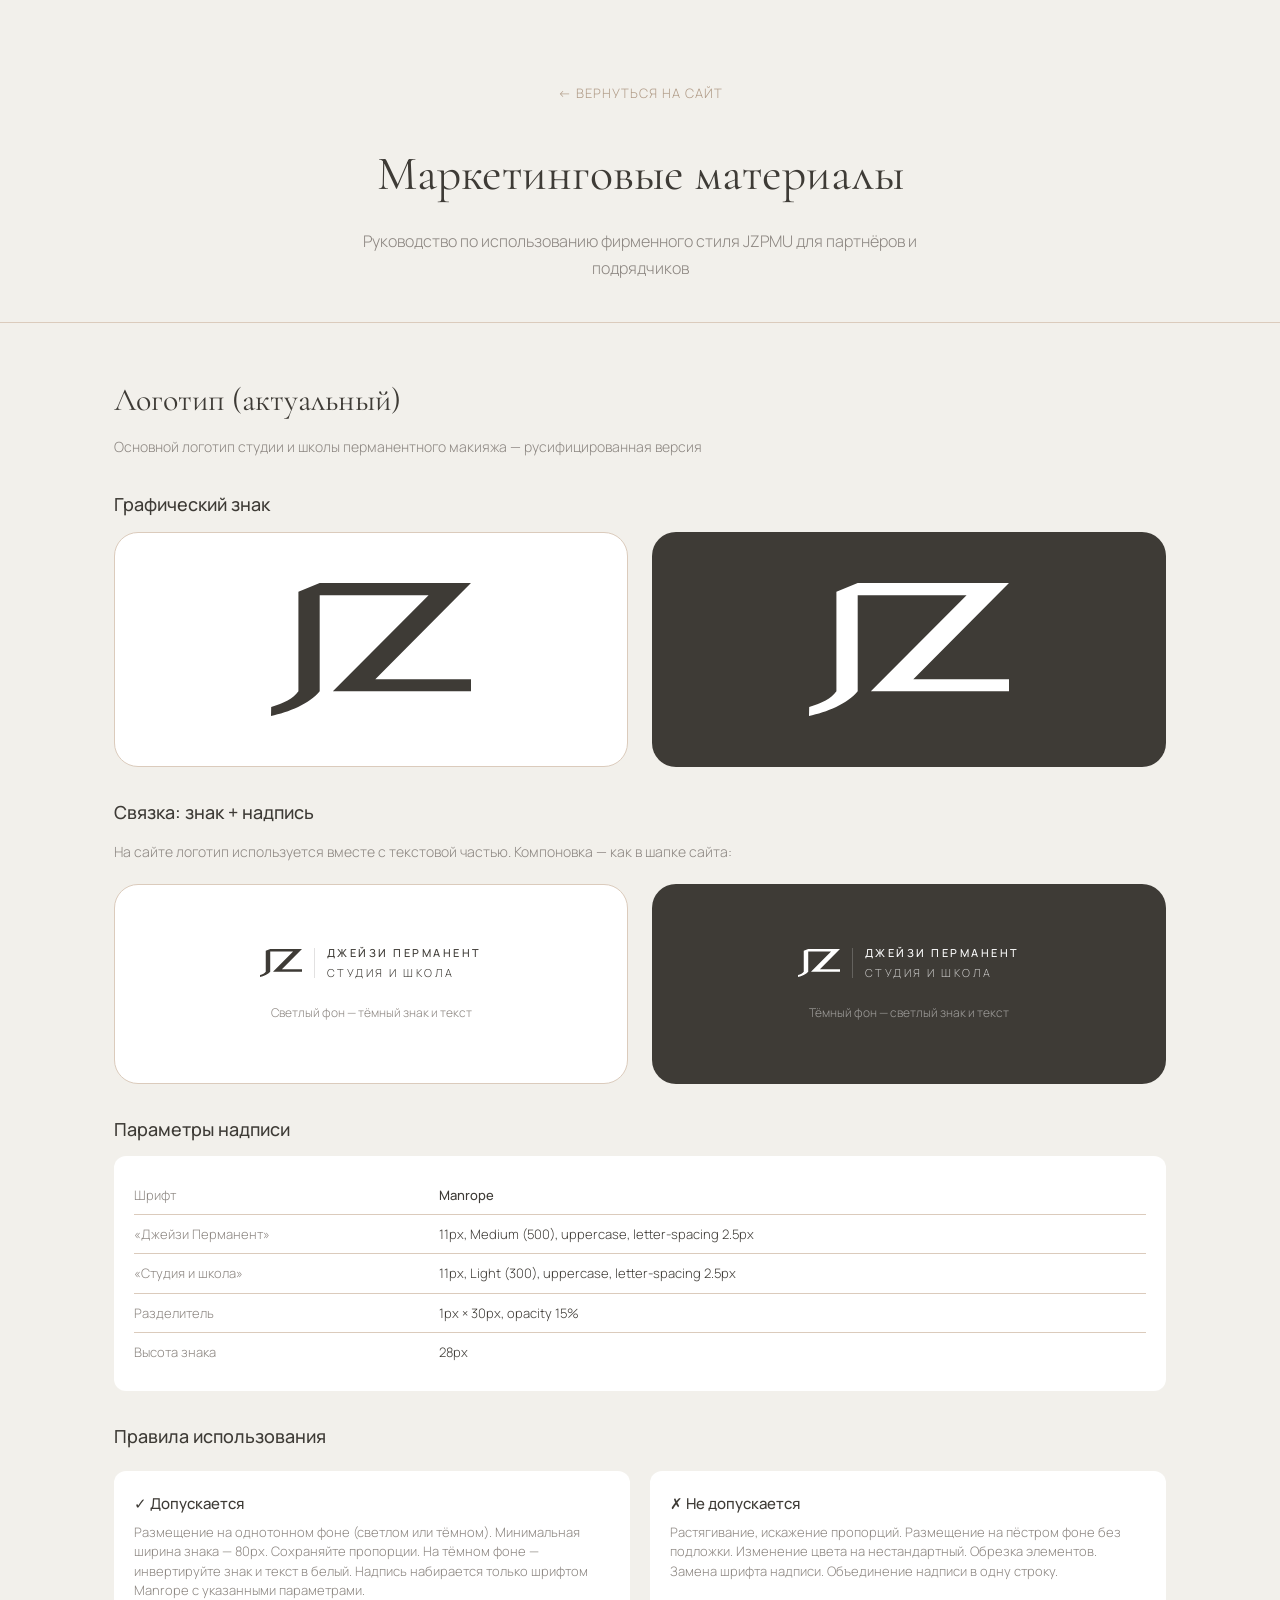
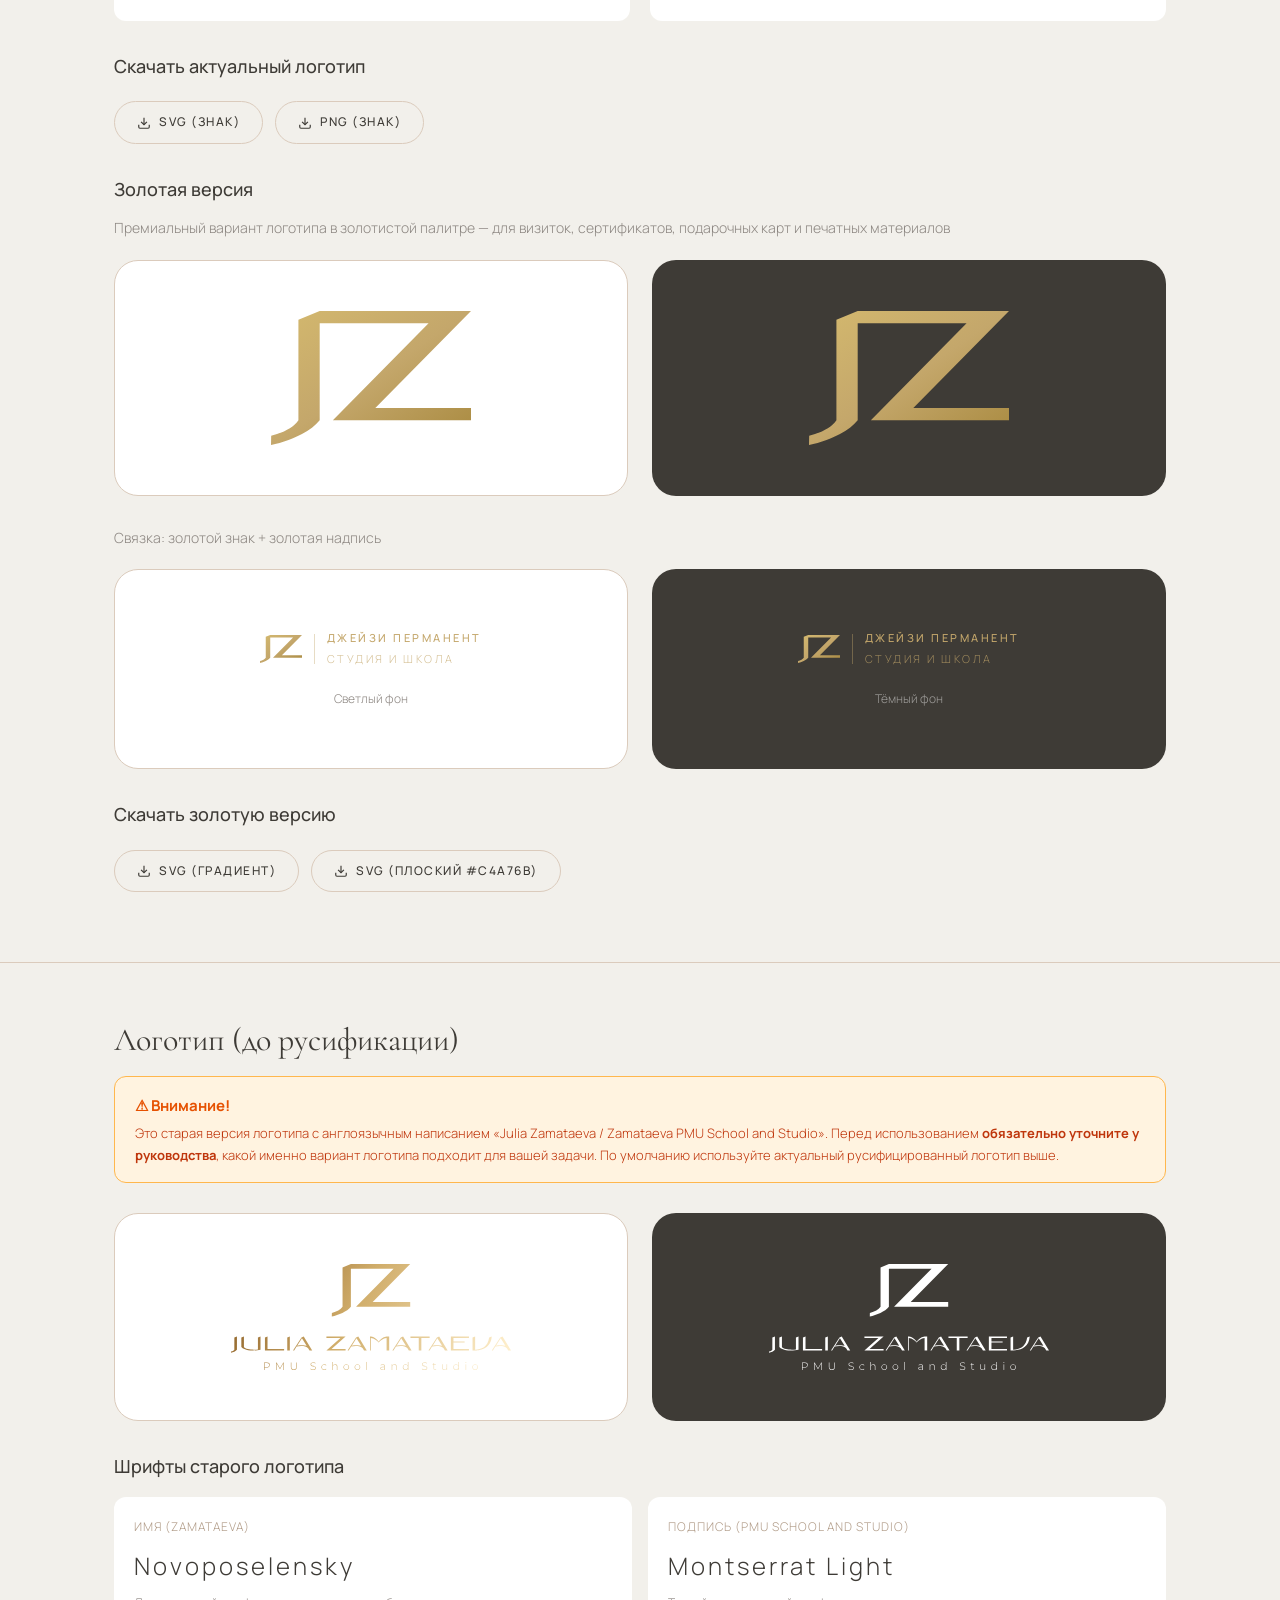
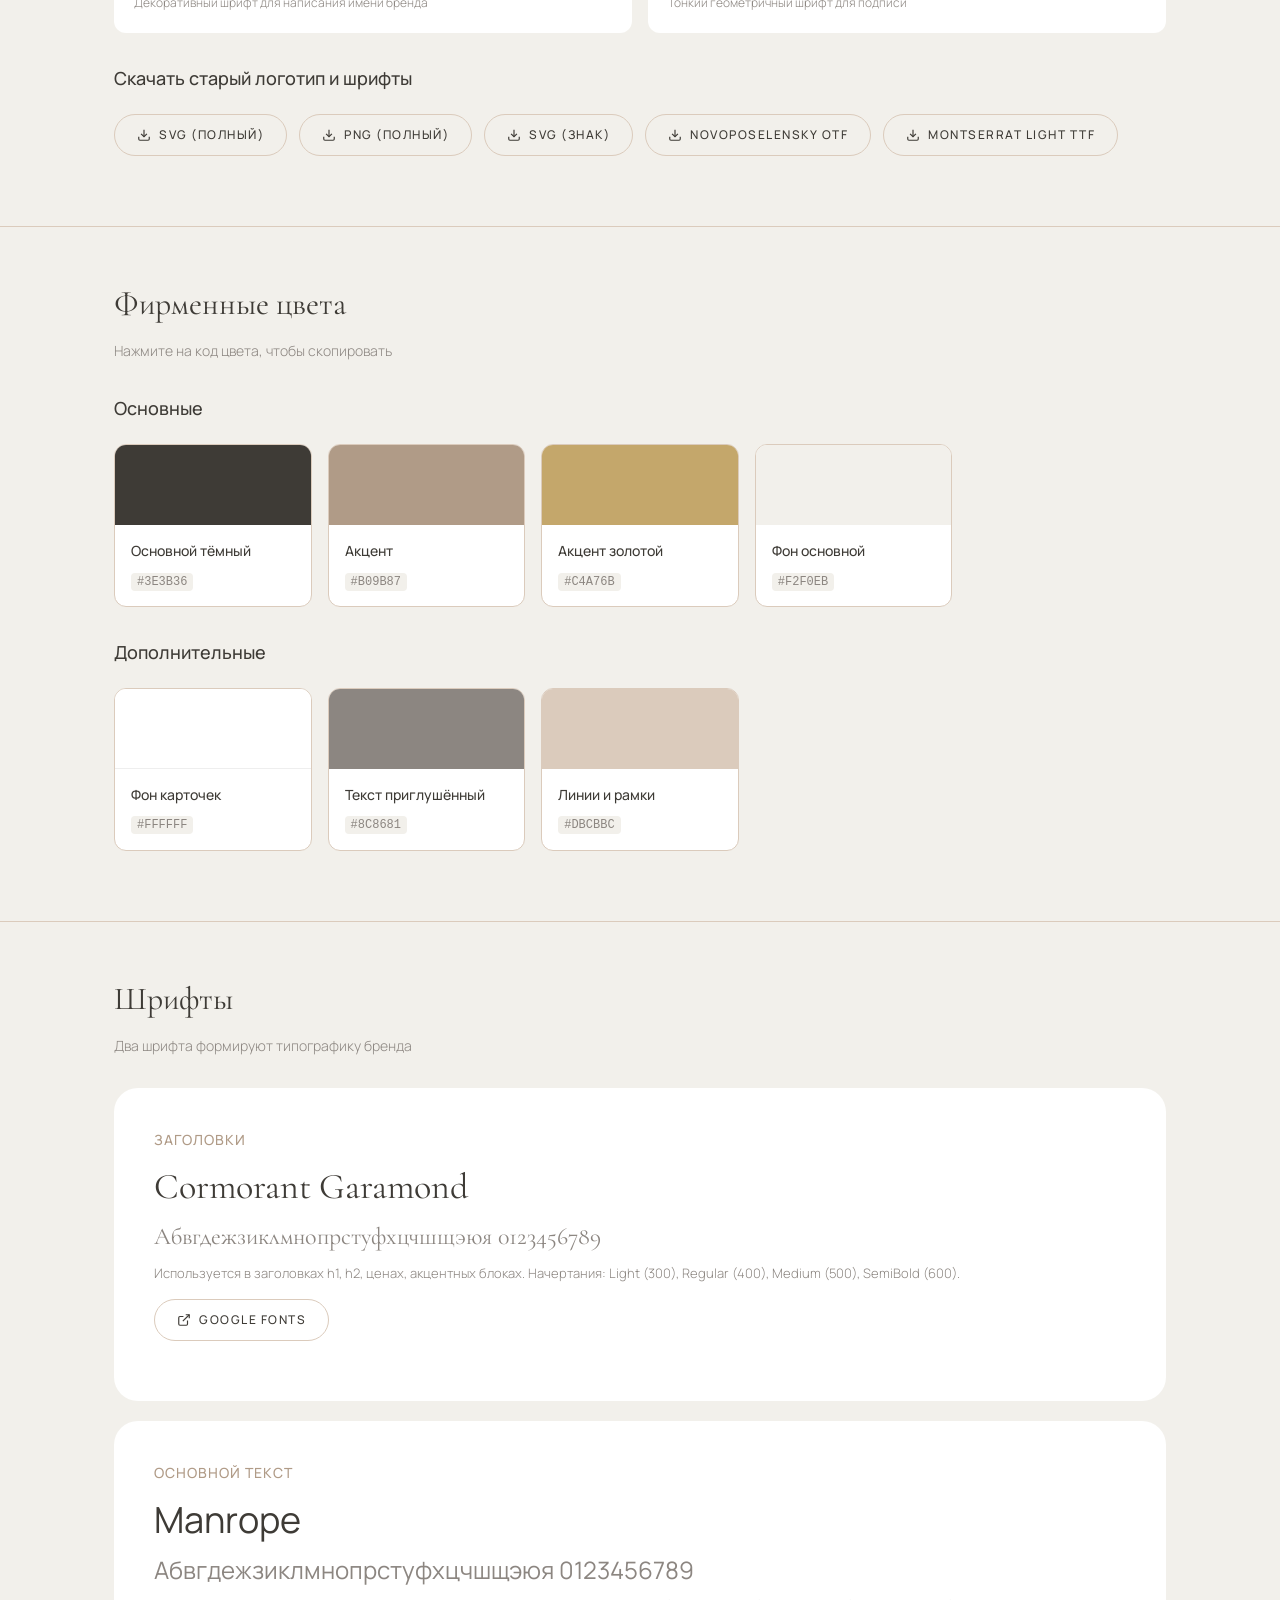
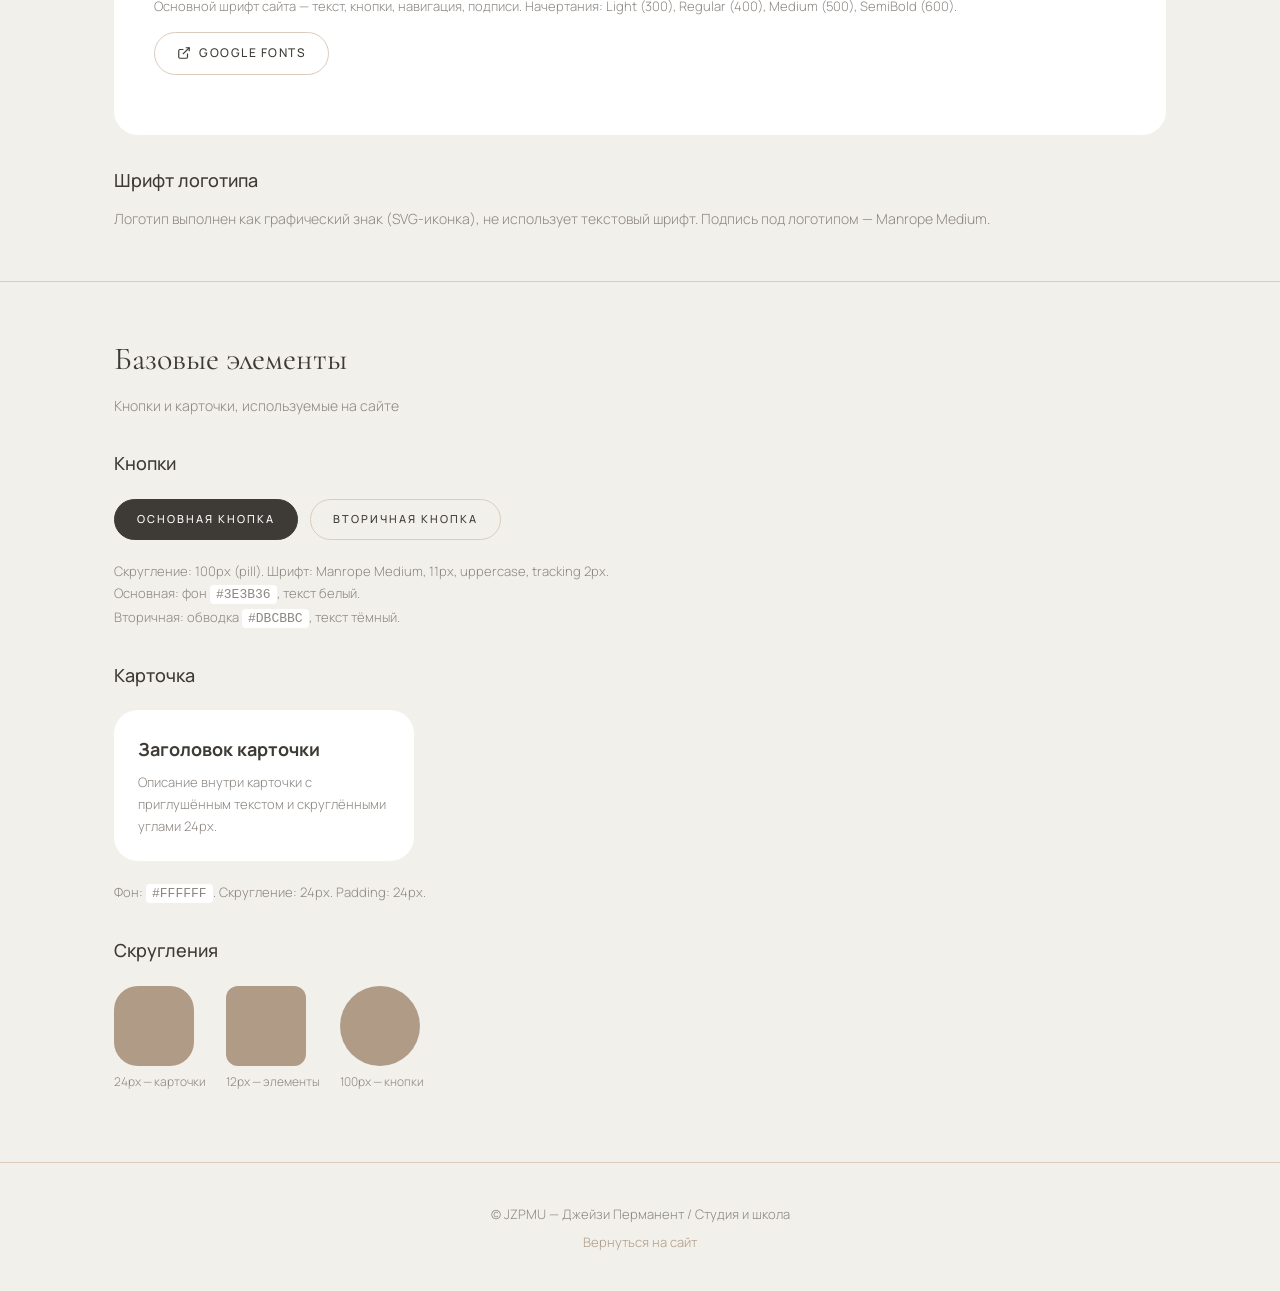
<file: brand.html>
<!DOCTYPE html>
<html lang="ru">
<head>
    <meta charset="UTF-8">
    <meta name="viewport" content="width=device-width, initial-scale=1.0">
    <title>Маркетинговые материалы — JZPMU</title>
    <meta name="robots" content="noindex, nofollow">
    <link rel="icon" href="./logo.svg" type="image/svg+xml">
    <link href="https://fonts.googleapis.com/css2?family=Cormorant+Garamond:wght@300;400;500;600&family=Manrope:wght@300;400;500;600&display=swap" rel="stylesheet">
    <style>
        :root {
            --bg-main: #F2F0EB;
            --bg-card: #FFFFFF;
            --bg-dark: #3E3B36;
            --text-main: #3E3B36;
            --text-light: #FFFFFF;
            --text-muted: #8C8681;
            --border-line: #DBCBBC;
            --accent: #B09B87;
            --accent-gold: #C4A76B;
            --radius-box: 24px;
            --radius-btn: 100px;
            --radius-sm: 12px;
        }

        * { margin: 0; padding: 0; box-sizing: border-box; }
        html { scroll-behavior: smooth; }

        body {
            background: var(--bg-main);
            color: var(--text-main);
            font-family: 'Manrope', sans-serif;
            font-weight: 300;
            font-size: 15px;
            line-height: 1.7;
        }

        .container {
            max-width: 1100px;
            margin: 0 auto;
            padding: 0 24px;
        }

        .brand-hero {
            text-align: center;
            padding: 80px 0 40px;
        }
        .brand-hero h1 {
            font-family: 'Cormorant Garamond', serif;
            font-size: 48px;
            font-weight: 400;
            margin-bottom: 12px;
        }
        .brand-hero p {
            color: var(--text-muted);
            font-size: 16px;
            max-width: 600px;
            margin: 0 auto;
        }
        .brand-hero .back-link {
            display: inline-block;
            margin-bottom: 30px;
            color: var(--accent);
            text-decoration: none;
            font-size: 13px;
            text-transform: uppercase;
            letter-spacing: 1px;
        }
        .brand-hero .back-link:hover { text-decoration: underline; }

        .brand-section {
            padding: 50px 0;
        }
        .brand-section h2 {
            font-family: 'Cormorant Garamond', serif;
            font-size: 32px;
            font-weight: 400;
            margin-bottom: 8px;
        }
        .brand-section .section-sub {
            color: var(--text-muted);
            font-size: 14px;
            margin-bottom: 30px;
        }
        .brand-section h3 {
            font-size: 18px;
            font-weight: 500;
            margin-bottom: 12px;
            margin-top: 30px;
        }

        .brand-divider {
            border: none;
            border-top: 1px solid var(--border-line);
            margin: 0;
        }

        /* Logo display */
        .logo-showcase {
            display: grid;
            grid-template-columns: 1fr 1fr;
            gap: 24px;
            margin-bottom: 30px;
        }
        @media (max-width: 640px) { .logo-showcase { grid-template-columns: 1fr; } }

        .logo-box {
            border-radius: var(--radius-box);
            padding: 50px 40px;
            display: flex;
            align-items: center;
            justify-content: center;
            min-height: 200px;
        }
        .logo-box img, .logo-box svg { max-width: 200px; height: auto; }
        .logo-box--light { background: var(--bg-card); border: 1px solid var(--border-line); }
        .logo-box--dark { background: var(--bg-dark); }

        .logo-rules {
            display: grid;
            grid-template-columns: 1fr 1fr;
            gap: 20px;
            margin: 20px 0 30px;
        }
        @media (max-width: 640px) { .logo-rules { grid-template-columns: 1fr; } }
        .logo-rule {
            background: var(--bg-card);
            border-radius: var(--radius-sm);
            padding: 20px;
        }
        .logo-rule strong { display: block; margin-bottom: 6px; font-weight: 500; }
        .logo-rule p { color: var(--text-muted); font-size: 13px; line-height: 1.5; }

        .download-row {
            display: flex;
            gap: 12px;
            flex-wrap: wrap;
            margin: 20px 0;
        }
        .download-btn {
            display: inline-flex;
            align-items: center;
            gap: 8px;
            padding: 10px 22px;
            border: 1px solid var(--border-line);
            border-radius: var(--radius-btn);
            font-size: 12px;
            text-transform: uppercase;
            letter-spacing: 1.5px;
            text-decoration: none;
            color: var(--text-main);
            font-family: 'Manrope', sans-serif;
            font-weight: 500;
            transition: 0.3s;
            cursor: pointer;
            background: transparent;
        }
        .download-btn:hover {
            background: var(--text-main);
            color: #fff;
            border-color: var(--text-main);
        }
        .download-btn svg { width: 14px; height: 14px; }

        /* Colors */
        .color-grid {
            display: grid;
            grid-template-columns: repeat(auto-fill, minmax(180px, 1fr));
            gap: 16px;
            margin: 20px 0;
        }
        .color-card {
            border-radius: var(--radius-sm);
            overflow: hidden;
            background: var(--bg-card);
            border: 1px solid var(--border-line);
        }
        .color-swatch {
            height: 80px;
        }
        .color-info {
            padding: 14px 16px;
        }
        .color-info strong {
            display: block;
            font-size: 14px;
            font-weight: 500;
            margin-bottom: 4px;
        }
        .color-info code {
            font-size: 12px;
            color: var(--text-muted);
            background: var(--bg-main);
            padding: 2px 6px;
            border-radius: 4px;
            cursor: pointer;
        }
        .color-info code:hover { background: var(--border-line); }

        /* Fonts */
        .font-card {
            background: var(--bg-card);
            border-radius: var(--radius-box);
            padding: 40px;
            margin-bottom: 20px;
        }
        .font-card .font-name {
            font-size: 14px;
            font-weight: 500;
            color: var(--accent);
            text-transform: uppercase;
            letter-spacing: 1px;
            margin-bottom: 12px;
        }
        .font-card .font-sample {
            font-size: 36px;
            line-height: 1.3;
            margin-bottom: 10px;
        }

        .font-card .font-alphabet {
            font-size: 24px;
            overflow-wrap: break-word;
            word-break: break-word;
        }

        .old-fonts-grid {
            display: grid;
            grid-template-columns: 1fr 1fr;
            gap: 16px;
            margin: 16px 0;
        }

        @media (max-width: 640px) {
            .old-fonts-grid {
                grid-template-columns: 1fr;
            }
        }
        .font-card .font-details {
            color: var(--text-muted);
            font-size: 13px;
        }

        /* Elements */
        .elements-grid {
            display: flex;
            flex-wrap: wrap;
            gap: 12px;
            margin: 20px 0;
            align-items: center;
        }
        .demo-card {
            background: var(--bg-card);
            border-radius: var(--radius-box);
            padding: 24px;
            max-width: 300px;
        }
        .demo-card h4 { font-size: 18px; margin-bottom: 6px; }
        .demo-card p { color: var(--text-muted); font-size: 13px; }

        .btn-pill {
            padding: 10px 22px;
            border: 1px solid var(--border-line);
            border-radius: var(--radius-btn);
            font-size: 11px;
            text-transform: uppercase;
            letter-spacing: 2px;
            text-decoration: none;
            color: var(--text-main);
            font-family: 'Manrope', sans-serif;
            font-weight: 500;
            transition: all 0.3s;
            cursor: pointer;
            display: inline-block;
            background: transparent;
        }
        .btn-pill:hover { border-color: var(--text-main); background: var(--text-main); color: #fff; }
        .btn-pill.primary { background: var(--text-main); color: #fff; border-color: var(--text-main); }
        .btn-pill.primary:hover { background: var(--accent); border-color: var(--accent); }

        footer {
            text-align: center;
            padding: 40px 0;
            color: var(--text-muted);
            font-size: 13px;
        }
        footer a { color: var(--accent); text-decoration: none; }

        .copy-toast {
            position: fixed;
            bottom: 30px;
            left: 50%;
            transform: translateX(-50%) translateY(80px);
            background: var(--bg-dark);
            color: #fff;
            padding: 10px 24px;
            border-radius: var(--radius-btn);
            font-size: 13px;
            z-index: 9999;
            opacity: 0;
            transition: all 0.3s;
            pointer-events: none;
        }
        .copy-toast.show { opacity: 1; transform: translateX(-50%) translateY(0); }

        @media (max-width: 900px) {
            .font-card .font-sample { font-size: 22px; }
            .font-card .font-alphabet { font-size: 18px; }
            .font-card { padding: 28px; }
        }

        @media (max-width: 640px) {
            .brand-hero h1 { font-size: 32px; }
            .font-card .font-sample { font-size: 18px; line-height: 1.5; }
            .font-card .font-alphabet { font-size: 13px; line-height: 1.6; }
            .font-card { padding: 20px; }
            .logo-showcase { grid-template-columns: 1fr; }
            .logo-rules { grid-template-columns: 1fr; }
            .color-grid { grid-template-columns: repeat(2, 1fr); }
        }
    </style>
</head>
<body>

<div class="container">
    <div class="brand-hero">
        <a href="index.html" class="back-link">← Вернуться на сайт</a>
        <h1>Маркетинговые материалы</h1>
        <p>Руководство по использованию фирменного стиля JZPMU для партнёров и подрядчиков</p>
    </div>
</div>

<hr class="brand-divider">

<!-- ЛОГОТИП -->
<div class="container">
    <div class="brand-section">
        <h2>Логотип (актуальный)</h2>
        <p class="section-sub">Основной логотип студии и школы перманентного макияжа — русифицированная версия</p>

        <h3>Графический знак</h3>
        <div class="logo-showcase">
            <div class="logo-box logo-box--light">
                <img src="./logo.svg" alt="JZPMU Logo — светлый фон">
            </div>
            <div class="logo-box logo-box--dark">
                <img src="./logo.svg" alt="JZPMU Logo — тёмный фон" style="filter: brightness(0) invert(1);">
            </div>
        </div>

        <h3>Связка: знак + надпись</h3>
        <p style="color: var(--text-muted); font-size: 14px; margin-bottom: 20px;">На сайте логотип используется вместе с текстовой частью. Компоновка — как в шапке сайта:</p>

        <div class="logo-showcase">
            <div class="logo-box logo-box--light" style="flex-direction: column; gap: 20px; padding: 40px;">
                <div style="display: flex; align-items: center; gap: 12px;">
                    <img src="./logo.svg" alt="JZPMU" style="height: 28px; width: auto;">
                    <div style="width: 1px; height: 30px; background: var(--text-main); opacity: 0.15; flex-shrink: 0;"></div>
                    <div style="display: flex; flex-direction: column; gap: 2px;">
                        <span style="font-family: 'Manrope', sans-serif; font-size: 11px; font-weight: 500; letter-spacing: 2.5px; text-transform: uppercase; color: var(--text-main);">Джейзи Перманент</span>
                        <span style="font-family: 'Manrope', sans-serif; font-size: 11px; font-weight: 300; letter-spacing: 2.5px; text-transform: uppercase; color: var(--text-main);">Студия и школа</span>
                    </div>
                </div>
                <span style="font-size: 12px; color: var(--text-muted);">Светлый фон — тёмный знак и текст</span>
            </div>
            <div class="logo-box logo-box--dark" style="flex-direction: column; gap: 20px; padding: 40px;">
                <div style="display: flex; align-items: center; gap: 12px;">
                    <img src="./logo.svg" alt="JZPMU" style="height: 28px; width: auto; filter: brightness(0) invert(1);">
                    <div style="width: 1px; height: 30px; background: #fff; opacity: 0.2; flex-shrink: 0;"></div>
                    <div style="display: flex; flex-direction: column; gap: 2px;">
                        <span style="font-family: 'Manrope', sans-serif; font-size: 11px; font-weight: 500; letter-spacing: 2.5px; text-transform: uppercase; color: #fff;">Джейзи Перманент</span>
                        <span style="font-family: 'Manrope', sans-serif; font-size: 11px; font-weight: 300; letter-spacing: 2.5px; text-transform: uppercase; color: rgba(255,255,255,0.7);">Студия и школа</span>
                    </div>
                </div>
                <span style="font-size: 12px; color: rgba(255,255,255,0.5);">Тёмный фон — светлый знак и текст</span>
            </div>
        </div>

        <h3>Параметры надписи</h3>
        <div style="background: var(--bg-card); border-radius: var(--radius-sm); padding: 20px; margin-bottom: 20px;">
            <table style="width: 100%; font-size: 13px; border-collapse: collapse;">
                <tr style="border-bottom: 1px solid var(--border-line);">
                    <td style="padding: 8px 0; color: var(--text-muted);">Шрифт</td>
                    <td style="padding: 8px 0; font-weight: 500;">Manrope</td>
                </tr>
                <tr style="border-bottom: 1px solid var(--border-line);">
                    <td style="padding: 8px 0; color: var(--text-muted);">«Джейзи Перманент»</td>
                    <td style="padding: 8px 0;">11px, Medium (500), uppercase, letter-spacing 2.5px</td>
                </tr>
                <tr style="border-bottom: 1px solid var(--border-line);">
                    <td style="padding: 8px 0; color: var(--text-muted);">«Студия и школа»</td>
                    <td style="padding: 8px 0;">11px, Light (300), uppercase, letter-spacing 2.5px</td>
                </tr>
                <tr style="border-bottom: 1px solid var(--border-line);">
                    <td style="padding: 8px 0; color: var(--text-muted);">Разделитель</td>
                    <td style="padding: 8px 0;">1px × 30px, opacity 15%</td>
                </tr>
                <tr>
                    <td style="padding: 8px 0; color: var(--text-muted);">Высота знака</td>
                    <td style="padding: 8px 0;">28px</td>
                </tr>
            </table>
        </div>

        <h3>Правила использования</h3>
        <div class="logo-rules">
            <div class="logo-rule">
                <strong>✓ Допускается</strong>
                <p>Размещение на однотонном фоне (светлом или тёмном). Минимальная ширина знака — 80px. Сохраняйте пропорции. На тёмном фоне — инвертируйте знак и текст в белый. Надпись набирается только шрифтом Manrope с указанными параметрами.</p>
            </div>
            <div class="logo-rule">
                <strong>✗ Не допускается</strong>
                <p>Растягивание, искажение пропорций. Размещение на пёстром фоне без подложки. Изменение цвета на нестандартный. Обрезка элементов. Замена шрифта надписи. Объединение надписи в одну строку.</p>
            </div>
        </div>

        <h3>Скачать актуальный логотип</h3>
        <div class="download-row">
            <a href="./logo.svg" download="jzpmu-logo.svg" class="download-btn">
                <svg viewBox="0 0 24 24" fill="none" stroke="currentColor" stroke-width="2"><path d="M21 15v4a2 2 0 01-2 2H5a2 2 0 01-2-2v-4"/><polyline points="7 10 12 15 17 10"/><line x1="12" y1="15" x2="12" y2="3"/></svg>
                SVG (знак)
            </a>
            <a href="./logo.png" download="jzpmu-logo.png" class="download-btn">
                <svg viewBox="0 0 24 24" fill="none" stroke="currentColor" stroke-width="2"><path d="M21 15v4a2 2 0 01-2 2H5a2 2 0 01-2-2v-4"/><polyline points="7 10 12 15 17 10"/><line x1="12" y1="15" x2="12" y2="3"/></svg>
                PNG (знак)
            </a>
        </div>

        <h3>Золотая версия</h3>
        <p style="color: var(--text-muted); font-size: 14px; margin-bottom: 20px;">Премиальный вариант логотипа в золотистой палитре — для визиток, сертификатов, подарочных карт и печатных материалов</p>

        <div class="logo-showcase">
            <div class="logo-box logo-box--light">
                <img src="./brand/logo-gold.svg" alt="JZPMU Logo Gold — светлый фон" style="max-width: 200px;">
            </div>
            <div class="logo-box logo-box--dark">
                <img src="./brand/logo-gold.svg" alt="JZPMU Logo Gold — тёмный фон" style="max-width: 200px;">
            </div>
        </div>

        <p style="color: var(--text-muted); font-size: 14px; margin: 20px 0 20px;">Связка: золотой знак + золотая надпись</p>

        <div class="logo-showcase">
            <div class="logo-box logo-box--light" style="flex-direction: column; gap: 20px; padding: 40px;">
                <div style="display: flex; align-items: center; gap: 12px;">
                    <img src="./brand/logo-gold.svg" alt="JZPMU Gold" style="height: 28px; width: auto;">
                    <div style="width: 1px; height: 30px; background: var(--accent-gold); opacity: 0.4; flex-shrink: 0;"></div>
                    <div style="display: flex; flex-direction: column; gap: 2px;">
                        <span style="font-family: 'Manrope', sans-serif; font-size: 11px; font-weight: 500; letter-spacing: 2.5px; text-transform: uppercase; color: var(--accent-gold);">Джейзи Перманент</span>
                        <span style="font-family: 'Manrope', sans-serif; font-size: 11px; font-weight: 300; letter-spacing: 2.5px; text-transform: uppercase; color: var(--accent-gold); opacity: 0.7;">Студия и школа</span>
                    </div>
                </div>
                <span style="font-size: 12px; color: var(--text-muted);">Светлый фон</span>
            </div>
            <div class="logo-box logo-box--dark" style="flex-direction: column; gap: 20px; padding: 40px;">
                <div style="display: flex; align-items: center; gap: 12px;">
                    <img src="./brand/logo-gold.svg" alt="JZPMU Gold" style="height: 28px; width: auto;">
                    <div style="width: 1px; height: 30px; background: var(--accent-gold); opacity: 0.4; flex-shrink: 0;"></div>
                    <div style="display: flex; flex-direction: column; gap: 2px;">
                        <span style="font-family: 'Manrope', sans-serif; font-size: 11px; font-weight: 500; letter-spacing: 2.5px; text-transform: uppercase; color: var(--accent-gold);">Джейзи Перманент</span>
                        <span style="font-family: 'Manrope', sans-serif; font-size: 11px; font-weight: 300; letter-spacing: 2.5px; text-transform: uppercase; color: var(--accent-gold); opacity: 0.7;">Студия и школа</span>
                    </div>
                </div>
                <span style="font-size: 12px; color: rgba(255,255,255,0.5);">Тёмный фон</span>
            </div>
        </div>

        <h3>Скачать золотую версию</h3>
        <div class="download-row">
            <a href="./brand/logo-gold.svg" download="jzpmu-logo-gold.svg" class="download-btn">
                <svg viewBox="0 0 24 24" fill="none" stroke="currentColor" stroke-width="2"><path d="M21 15v4a2 2 0 01-2 2H5a2 2 0 01-2-2v-4"/><polyline points="7 10 12 15 17 10"/><line x1="12" y1="15" x2="12" y2="3"/></svg>
                SVG (градиент)
            </a>
            <a href="./brand/logo-gold-flat.svg" download="jzpmu-logo-gold-flat.svg" class="download-btn">
                <svg viewBox="0 0 24 24" fill="none" stroke="currentColor" stroke-width="2"><path d="M21 15v4a2 2 0 01-2 2H5a2 2 0 01-2-2v-4"/><polyline points="7 10 12 15 17 10"/><line x1="12" y1="15" x2="12" y2="3"/></svg>
                SVG (плоский #C4A76B)
            </a>
        </div>
    </div>
</div>

<hr class="brand-divider">

<!-- СТАРЫЙ ЛОГОТИП -->
<div class="container">
    <div class="brand-section">
        <h2>Логотип (до русификации)</h2>
        <div style="background: #FFF3E0; border: 1px solid #FFB74D; border-radius: var(--radius-sm); padding: 16px 20px; margin-bottom: 30px;">
            <strong style="color: #E65100;">⚠ Внимание!</strong>
            <p style="color: #BF360C; font-size: 13px; margin-top: 4px;">
                Это старая версия логотипа с англоязычным написанием «Julia Zamataeva / Zamataeva PMU School and Studio». 
                Перед использованием <strong>обязательно уточните у руководства</strong>, какой именно вариант логотипа подходит для вашей задачи. 
                По умолчанию используйте актуальный русифицированный логотип выше.
            </p>
        </div>

        <div class="logo-showcase">
            <div class="logo-box logo-box--light">
                <img src="./brand/old-logo-full.svg" alt="Старый логотип — светлый фон" style="max-width: 280px;">
            </div>
            <div class="logo-box logo-box--dark">
                <img src="./brand/old-logo-full.svg" alt="Старый логотип — тёмный фон" style="max-width: 280px; filter: brightness(0) invert(1);">
            </div>
        </div>

        <h3>Шрифты старого логотипа</h3>
        <div class="old-fonts-grid">
            <div style="background: var(--bg-card); border-radius: var(--radius-sm); padding: 20px;">
                <div style="font-size: 12px; color: var(--accent); text-transform: uppercase; letter-spacing: 1px; margin-bottom: 8px;">Имя (ZAMATAEVA)</div>
                <div style="font-size: 24px; letter-spacing: 3px;">Novoposelensky</div>
                <p style="font-size: 12px; color: var(--text-muted); margin-top: 6px;">Декоративный шрифт для написания имени бренда</p>
            </div>
            <div style="background: var(--bg-card); border-radius: var(--radius-sm); padding: 20px;">
                <div style="font-size: 12px; color: var(--accent); text-transform: uppercase; letter-spacing: 1px; margin-bottom: 8px;">Подпись (PMU School and Studio)</div>
                <div style="font-size: 24px; font-weight: 300; letter-spacing: 3px;">Montserrat Light</div>
                <p style="font-size: 12px; color: var(--text-muted); margin-top: 6px;">Тонкий геометричный шрифт для подписи</p>
            </div>
        </div>

        <h3>Скачать старый логотип и шрифты</h3>
        <div class="download-row">
            <a href="./brand/old-logo-full.svg" download="zamataeva-logo-full.svg" class="download-btn">
                <svg viewBox="0 0 24 24" fill="none" stroke="currentColor" stroke-width="2"><path d="M21 15v4a2 2 0 01-2 2H5a2 2 0 01-2-2v-4"/><polyline points="7 10 12 15 17 10"/><line x1="12" y1="15" x2="12" y2="3"/></svg>
                SVG (полный)
            </a>
            <a href="./brand/old-logo-full.png" download="zamataeva-logo-full.png" class="download-btn">
                <svg viewBox="0 0 24 24" fill="none" stroke="currentColor" stroke-width="2"><path d="M21 15v4a2 2 0 01-2 2H5a2 2 0 01-2-2v-4"/><polyline points="7 10 12 15 17 10"/><line x1="12" y1="15" x2="12" y2="3"/></svg>
                PNG (полный)
            </a>
            <a href="./brand/old-logo-mark.svg" download="zamataeva-mark.svg" class="download-btn">
                <svg viewBox="0 0 24 24" fill="none" stroke="currentColor" stroke-width="2"><path d="M21 15v4a2 2 0 01-2 2H5a2 2 0 01-2-2v-4"/><polyline points="7 10 12 15 17 10"/><line x1="12" y1="15" x2="12" y2="3"/></svg>
                SVG (знак)
            </a>
            <a href="./brand/Novoposelensky.otf" download="Novoposelensky.otf" class="download-btn">
                <svg viewBox="0 0 24 24" fill="none" stroke="currentColor" stroke-width="2"><path d="M21 15v4a2 2 0 01-2 2H5a2 2 0 01-2-2v-4"/><polyline points="7 10 12 15 17 10"/><line x1="12" y1="15" x2="12" y2="3"/></svg>
                Novoposelensky OTF
            </a>
            <a href="./brand/Montserrat-Light.ttf" download="Montserrat-Light.ttf" class="download-btn">
                <svg viewBox="0 0 24 24" fill="none" stroke="currentColor" stroke-width="2"><path d="M21 15v4a2 2 0 01-2 2H5a2 2 0 01-2-2v-4"/><polyline points="7 10 12 15 17 10"/><line x1="12" y1="15" x2="12" y2="3"/></svg>
                Montserrat Light TTF
            </a>
        </div>
    </div>
</div>

<hr class="brand-divider">

<!-- ЦВЕТА -->
<div class="container">
    <div class="brand-section">
        <h2>Фирменные цвета</h2>
        <p class="section-sub">Нажмите на код цвета, чтобы скопировать</p>

        <h3>Основные</h3>
        <div class="color-grid">
            <div class="color-card">
                <div class="color-swatch" style="background: #3E3B36;"></div>
                <div class="color-info">
                    <strong>Основной тёмный</strong>
                    <code onclick="copyColor('#3E3B36')">#3E3B36</code>
                </div>
            </div>
            <div class="color-card">
                <div class="color-swatch" style="background: #B09B87;"></div>
                <div class="color-info">
                    <strong>Акцент</strong>
                    <code onclick="copyColor('#B09B87')">#B09B87</code>
                </div>
            </div>
            <div class="color-card">
                <div class="color-swatch" style="background: #C4A76B;"></div>
                <div class="color-info">
                    <strong>Акцент золотой</strong>
                    <code onclick="copyColor('#C4A76B')">#C4A76B</code>
                </div>
            </div>
            <div class="color-card">
                <div class="color-swatch" style="background: #F2F0EB;"></div>
                <div class="color-info">
                    <strong>Фон основной</strong>
                    <code onclick="copyColor('#F2F0EB')">#F2F0EB</code>
                </div>
            </div>
        </div>

        <h3>Дополнительные</h3>
        <div class="color-grid">
            <div class="color-card">
                <div class="color-swatch" style="background: #FFFFFF; border-bottom: 1px solid #eee;"></div>
                <div class="color-info">
                    <strong>Фон карточек</strong>
                    <code onclick="copyColor('#FFFFFF')">#FFFFFF</code>
                </div>
            </div>
            <div class="color-card">
                <div class="color-swatch" style="background: #8C8681;"></div>
                <div class="color-info">
                    <strong>Текст приглушённый</strong>
                    <code onclick="copyColor('#8C8681')">#8C8681</code>
                </div>
            </div>
            <div class="color-card">
                <div class="color-swatch" style="background: #DBCBBC;"></div>
                <div class="color-info">
                    <strong>Линии и рамки</strong>
                    <code onclick="copyColor('#DBCBBC')">#DBCBBC</code>
                </div>
            </div>
        </div>
    </div>
</div>

<hr class="brand-divider">

<!-- ШРИФТЫ -->
<div class="container">
    <div class="brand-section">
        <h2>Шрифты</h2>
        <p class="section-sub">Два шрифта формируют типографику бренда</p>

        <div class="font-card">
            <div class="font-name">Заголовки</div>
            <div class="font-sample" style="font-family: 'Cormorant Garamond', serif; font-weight: 400;">
                Cormorant Garamond
            </div>
            <div class="font-sample font-alphabet" style="font-family: 'Cormorant Garamond', serif; font-weight: 400; color: var(--text-muted);">
                Абвгдежзиклмнопрстуфхцчшщэюя 0123456789
            </div>
            <p class="font-details">Используется в заголовках h1, h2, ценах, акцентных блоках. Начертания: Light (300), Regular (400), Medium (500), SemiBold (600).</p>
            <div class="download-row" style="margin-top: 15px;">
                <a href="https://fonts.google.com/specimen/Cormorant+Garamond" target="_blank" class="download-btn">
                    <svg viewBox="0 0 24 24" fill="none" stroke="currentColor" stroke-width="2"><path d="M18 13v6a2 2 0 01-2 2H5a2 2 0 01-2-2V8a2 2 0 012-2h6"/><polyline points="15 3 21 3 21 9"/><line x1="10" y1="14" x2="21" y2="3"/></svg>
                    Google Fonts
                </a>
            </div>
        </div>

        <div class="font-card">
            <div class="font-name">Основной текст</div>
            <div class="font-sample" style="font-family: 'Manrope', sans-serif; font-weight: 400;">
                Manrope
            </div>
            <div class="font-sample font-alphabet" style="font-family: 'Manrope', sans-serif; font-weight: 400; color: var(--text-muted);">
                Абвгдежзиклмнопрстуфхцчшщэюя 0123456789
            </div>
            <p class="font-details">Основной шрифт сайта — текст, кнопки, навигация, подписи. Начертания: Light (300), Regular (400), Medium (500), SemiBold (600).</p>
            <div class="download-row" style="margin-top: 15px;">
                <a href="https://fonts.google.com/specimen/Manrope" target="_blank" class="download-btn">
                    <svg viewBox="0 0 24 24" fill="none" stroke="currentColor" stroke-width="2"><path d="M18 13v6a2 2 0 01-2 2H5a2 2 0 01-2-2V8a2 2 0 012-2h6"/><polyline points="15 3 21 3 21 9"/><line x1="10" y1="14" x2="21" y2="3"/></svg>
                    Google Fonts
                </a>
            </div>
        </div>

        <h3>Шрифт логотипа</h3>
        <p style="color: var(--text-muted); font-size: 14px;">Логотип выполнен как графический знак (SVG-иконка), не использует текстовый шрифт. Подпись под логотипом — Manrope Medium.</p>
    </div>
</div>

<hr class="brand-divider">

<!-- ЭЛЕМЕНТЫ UI -->
<div class="container">
    <div class="brand-section">
        <h2>Базовые элементы</h2>
        <p class="section-sub">Кнопки и карточки, используемые на сайте</p>

        <h3>Кнопки</h3>
        <div class="elements-grid">
            <a href="#" class="btn-pill primary" onclick="return false;">Основная кнопка</a>
            <a href="#" class="btn-pill" onclick="return false;">Вторичная кнопка</a>
        </div>
        <p style="color: var(--text-muted); font-size: 13px; margin-top: 10px;">
            Скругление: 100px (pill). Шрифт: Manrope Medium, 11px, uppercase, tracking 2px.<br>
            Основная: фон <code style="background: var(--bg-card); padding: 2px 6px; border-radius: 4px;">#3E3B36</code>, текст белый.<br>
            Вторичная: обводка <code style="background: var(--bg-card); padding: 2px 6px; border-radius: 4px;">#DBCBBC</code>, текст тёмный.
        </p>

        <h3>Карточка</h3>
        <div class="elements-grid">
            <div class="demo-card">
                <h4>Заголовок карточки</h4>
                <p>Описание внутри карточки с приглушённым текстом и скруглёнными углами 24px.</p>
            </div>
        </div>
        <p style="color: var(--text-muted); font-size: 13px; margin-top: 10px;">
            Фон: <code style="background: var(--bg-card); padding: 2px 6px; border-radius: 4px;">#FFFFFF</code>. Скругление: 24px. Padding: 24px.
        </p>

        <h3>Скругления</h3>
        <div style="display: flex; gap: 20px; flex-wrap: wrap; margin: 20px 0;">
            <div style="text-align: center;">
                <div style="width: 80px; height: 80px; background: var(--accent); border-radius: 24px;"></div>
                <span style="font-size: 12px; color: var(--text-muted); margin-top: 6px; display: block;">24px — карточки</span>
            </div>
            <div style="text-align: center;">
                <div style="width: 80px; height: 80px; background: var(--accent); border-radius: 12px;"></div>
                <span style="font-size: 12px; color: var(--text-muted); margin-top: 6px; display: block;">12px — элементы</span>
            </div>
            <div style="text-align: center;">
                <div style="width: 80px; height: 80px; background: var(--accent); border-radius: 100px;"></div>
                <span style="font-size: 12px; color: var(--text-muted); margin-top: 6px; display: block;">100px — кнопки</span>
            </div>
        </div>
    </div>
</div>

<hr class="brand-divider">

<footer>
    <div class="container">
        <p>© JZPMU — Джейзи Перманент / Студия и школа</p>
        <p style="margin-top: 6px;"><a href="index.html">Вернуться на сайт</a></p>
    </div>
</footer>

<div class="copy-toast" id="copyToast">Скопировано!</div>

<script>
function copyColor(hex) {
    navigator.clipboard.writeText(hex).then(function() {
        var toast = document.getElementById('copyToast');
        toast.textContent = 'Скопировано: ' + hex;
        toast.classList.add('show');
        setTimeout(function() { toast.classList.remove('show'); }, 1500);
    });
}
</script>

</body>
</html>
</file>
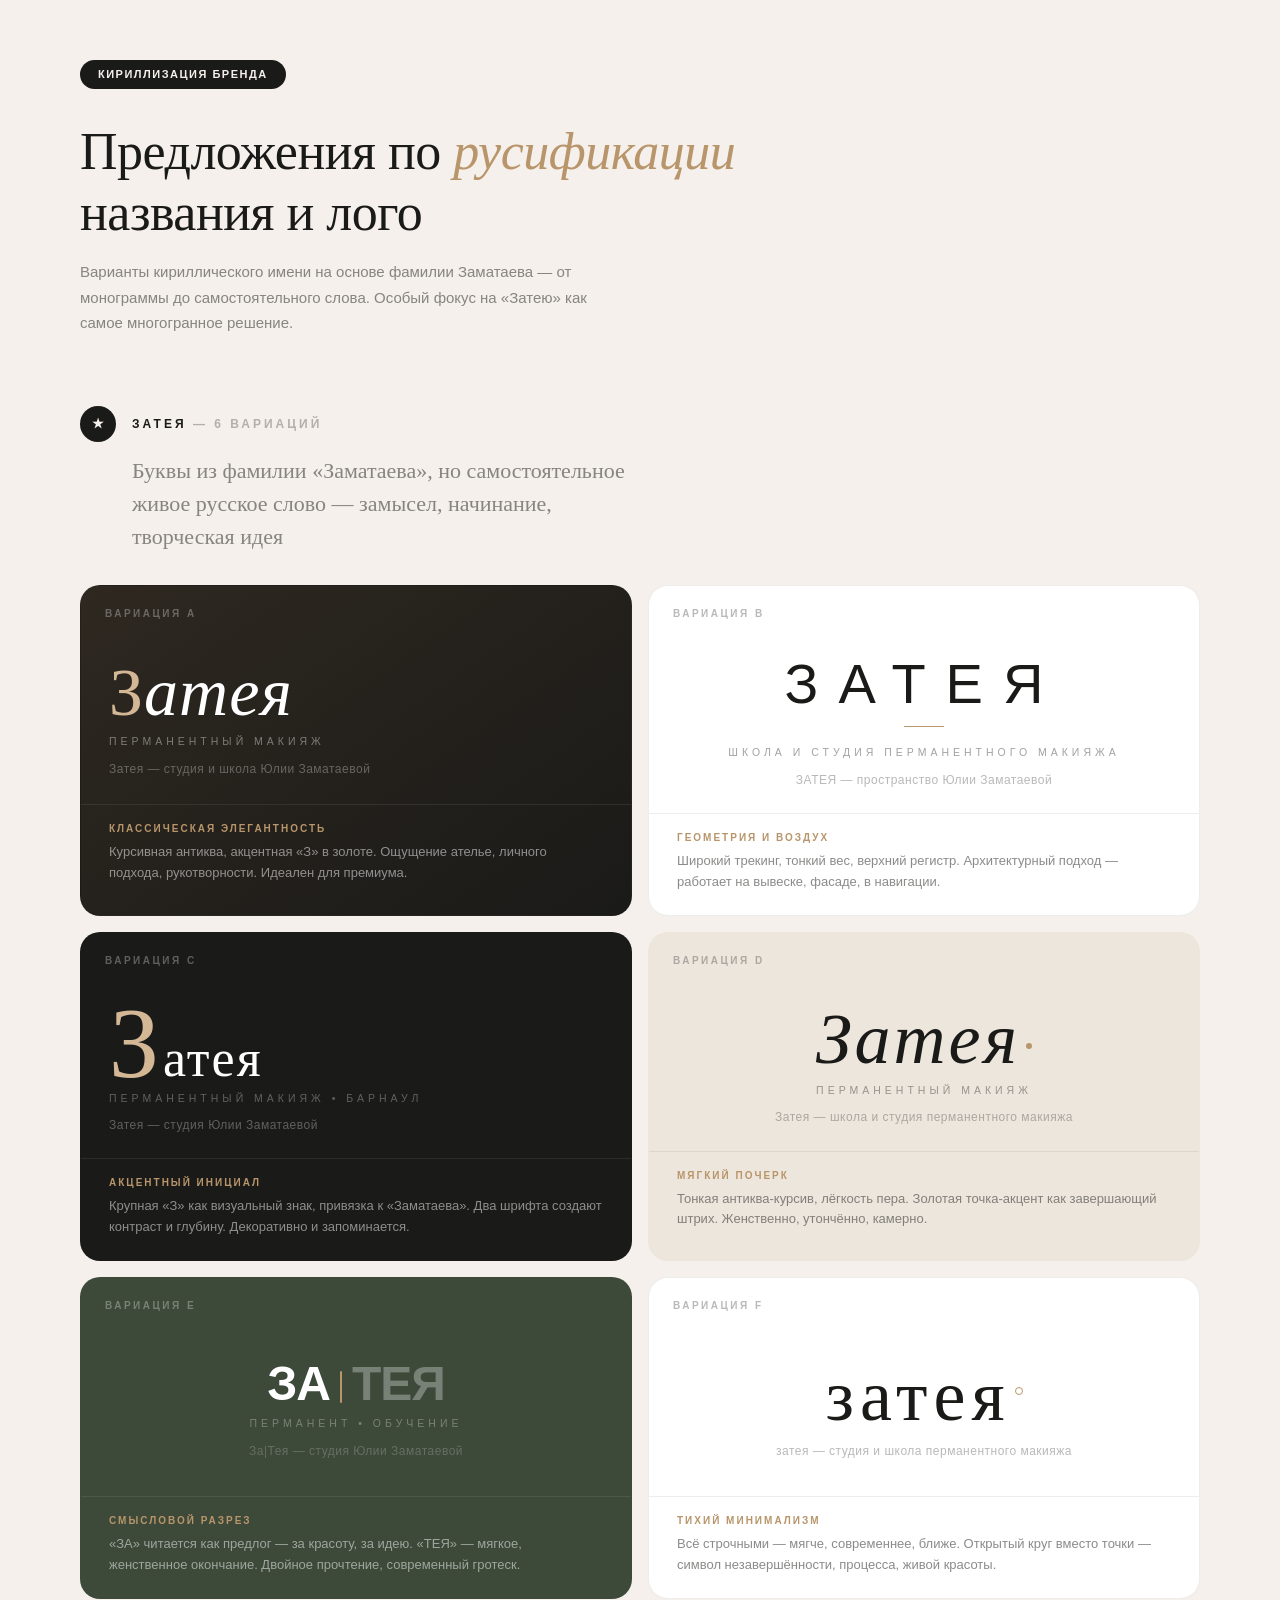
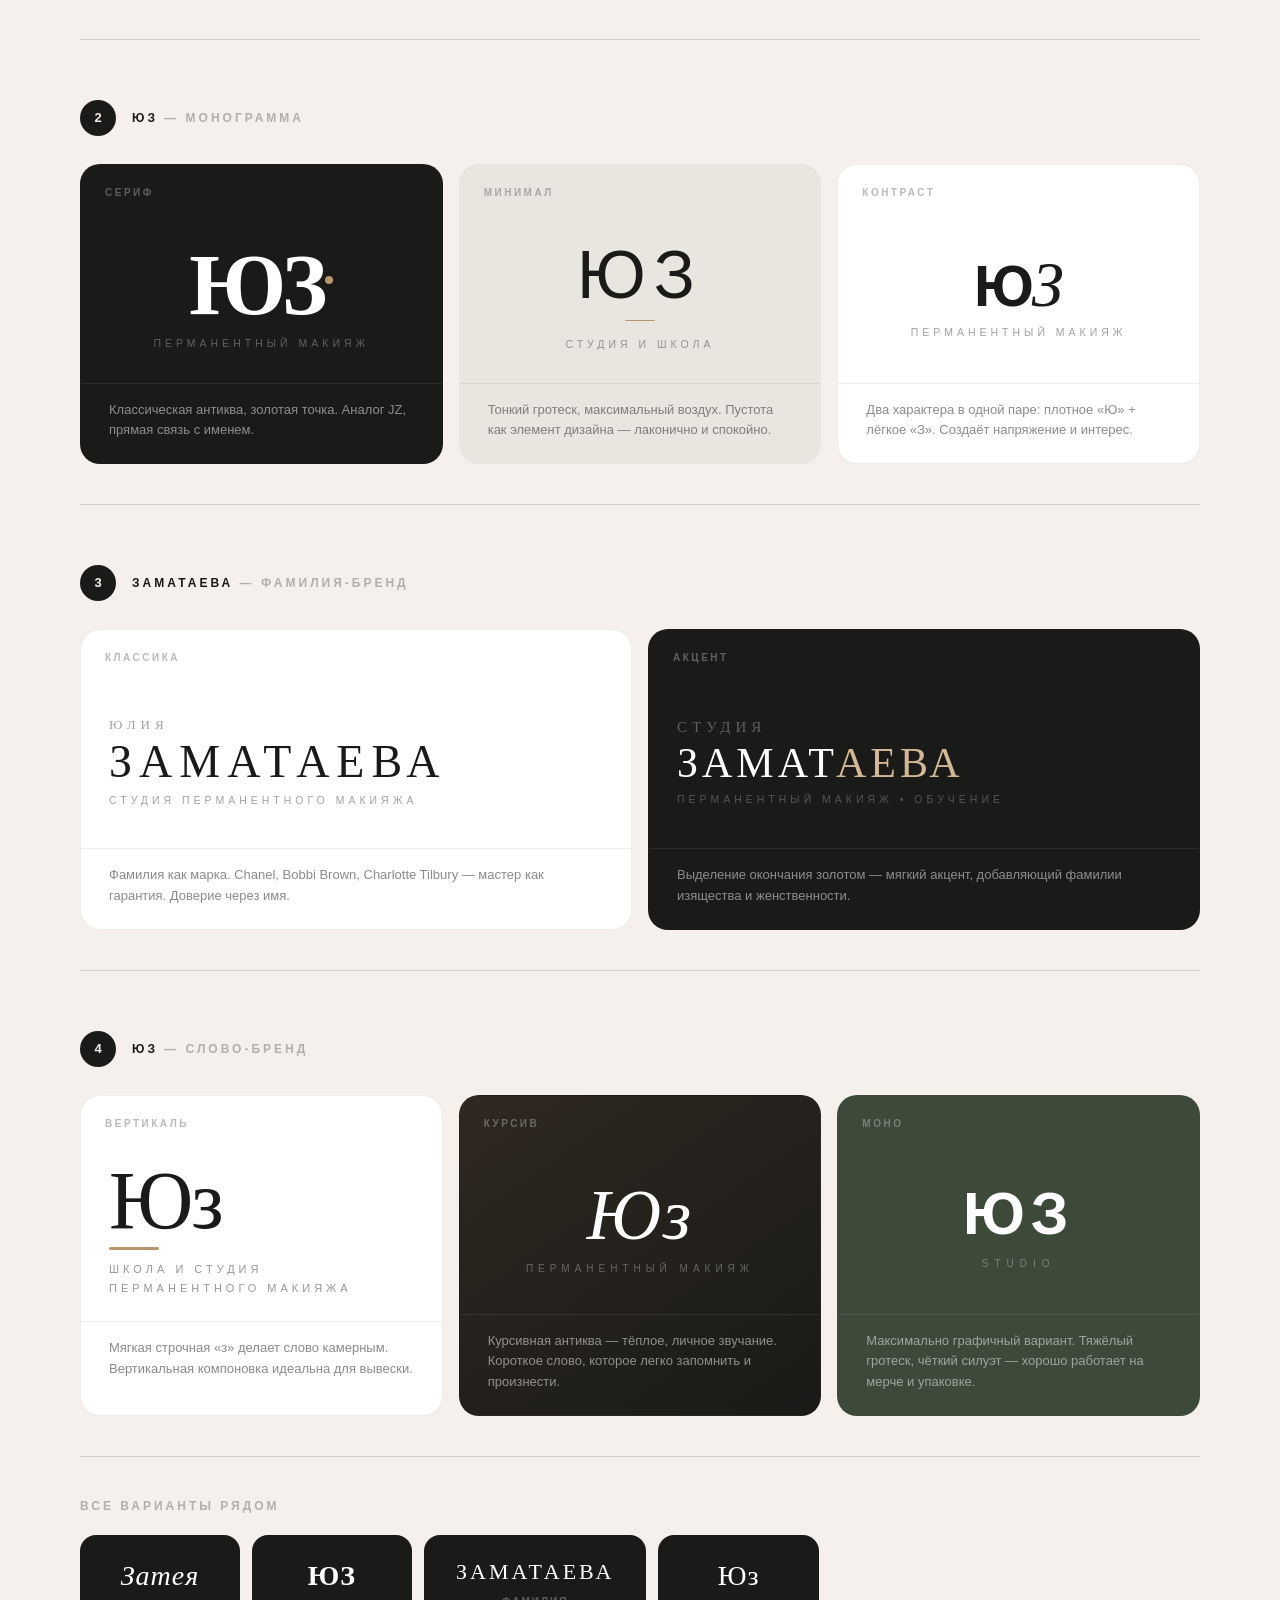
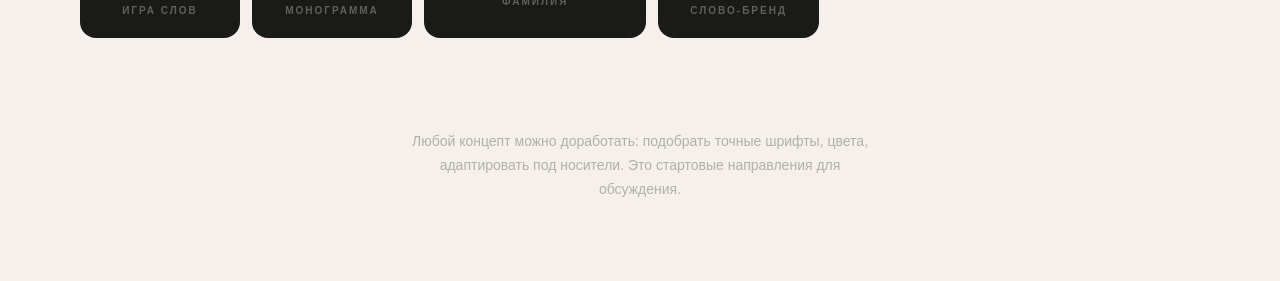
<file: cirrilic.html>
<!DOCTYPE html><html lang="ru"><head><meta name="x-poe-datastore-behavior" content="local_only"><meta http-equiv="Content-Security-Policy" content="default-src 'self' 'unsafe-inline' 'unsafe-eval' data: blob: https://cdnjs.cloudflare.com https://cdn.jsdelivr.net https://code.jquery.com https://unpkg.com https://d3js.org https://threejs.org https://cdn.plot.ly https://stackpath.bootstrapcdn.com https://maps.googleapis.com https://cdn.tailwindcss.com https://ajax.googleapis.com https://kit.fontawesome.com https://cdn.datatables.net https://maxcdn.bootstrapcdn.com https://code.highcharts.com https://tako-static-assets-production.s3.amazonaws.com https://www.youtube.com https://fonts.googleapis.com https://fonts.gstatic.com https://pfst.cf2.poecdn.net https://puc.poecdn.net https://i.imgur.com https://wikimedia.org https://*.icons8.com https://*.giphy.com https://picsum.photos https://images.unsplash.com; frame-src 'self' https://www.youtube.com https://trytako.com; child-src 'self'; manifest-src 'self'; worker-src 'self'; upgrade-insecure-requests; block-all-mixed-content;">
<meta charset="UTF-8">
<meta name="viewport" content="width=device-width, initial-scale=1.0">
<title>Кириллизация — концепты</title>
<link href="https://fonts.googleapis.com/css2?family=Cormorant+Garamond:ital,wght@0,300;0,400;0,500;0,600;0,700;1,300;1,400;1,500;1,600;1,700&amp;family=Cormorant:ital,wght@0,300;0,400;0,500;0,600;0,700;1,300;1,400;1,500;1,600;1,700&amp;family=Inter:wght@300;400;500;600;700;800;900&amp;family=Playfair+Display:ital,wght@0,400;0,500;0,600;0,700;0,800;0,900;1,400;1,500;1,600;1,700;1,800;1,900&amp;family=Unbounded:wght@200;300;400;500;600;700;800;900&amp;family=Jost:ital,wght@0,100;0,200;0,300;0,400;0,500;0,600;0,700;0,800;1,100;1,200;1,300;1,400&amp;family=Montserrat:wght@100;200;300;400;500;600;700;800;900&amp;family=Noto+Serif+Display:ital,wght@0,100;0,300;0,400;0,500;0,600;0,700;0,900;1,100;1,300;1,400;1,500;1,600;1,700;1,900&amp;family=Tenor+Sans&amp;family=Raleway:ital,wght@0,100;0,200;0,300;0,400;0,500;0,600;0,700;0,800;0,900;1,100;1,200;1,300&amp;family=EB+Garamond:ital,wght@0,400;0,500;0,600;0,700;0,800;1,400;1,500;1,600;1,700;1,800&amp;family=Forum&amp;family=Poiret+One&amp;family=Bad+Script&amp;display=swap" rel="stylesheet">

<style>
*, *::before, *::after { margin: 0; padding: 0; box-sizing: border-box; }

:root {
  --cream: #F5F0EB;
  --warm: #EDE6DD;
  --dark: #1A1A18;
  --dark-soft: #2C2C28;
  --olive: #3D4A3A;
  --olive-light: #4F5E4A;
  --gold: #B8956A;
  --gold-light: #D4B896;
  --rose: #C4A08A;
  --text-50: rgba(26,26,24,.5);
  --text-30: rgba(26,26,24,.3);
  --text-15: rgba(26,26,24,.15);
  --border: rgba(26,26,24,.08);
}

body {
  font-family: 'Inter', sans-serif;
  background: var(--cream);
  color: var(--dark);
  line-height: 1.5;
  -webkit-font-smoothing: antialiased;
}

.hero {
  max-width: 1200px;
  margin: 0 auto;
  padding: 60px 40px 50px;
}
.badge {
  display: inline-flex;
  align-items: center;
  gap: 8px;
  background: var(--dark);
  color: var(--cream);
  padding: 6px 18px;
  border-radius: 100px;
  font-size: 11px;
  font-weight: 600;
  letter-spacing: 1.5px;
  text-transform: uppercase;
  margin-bottom: 32px;
}
.hero h1 {
  font-family: 'Cormorant Garamond', serif;
  font-size: clamp(32px, 4.5vw, 52px);
  font-weight: 300;
  line-height: 1.18;
  letter-spacing: -0.5px;
  max-width: 680px;
}
.hero h1 em {
  font-style: italic;
  color: var(--gold);
}
.hero .sub {
  margin-top: 16px;
  font-size: 15px;
  color: var(--text-50);
  max-width: 540px;
  line-height: 1.7;
}

.section-wrap {
  max-width: 1200px;
  margin: 0 auto;
  padding: 0 40px;
}
.section-header {
  display: flex;
  align-items: center;
  gap: 16px;
  margin-bottom: 28px;
  padding-top: 20px;
}
.section-num {
  width: 36px;
  height: 36px;
  border-radius: 50%;
  background: var(--dark);
  color: var(--cream);
  display: flex;
  align-items: center;
  justify-content: center;
  font-size: 13px;
  font-weight: 700;
  flex-shrink: 0;
}
.section-title {
  font-size: 12px;
  font-weight: 700;
  text-transform: uppercase;
  letter-spacing: 3px;
  color: var(--text-30);
}
.section-title span {
  color: var(--dark);
}

.section-subtitle {
  font-family: 'Cormorant Garamond', serif;
  font-size: 22px;
  font-weight: 400;
  color: var(--text-50);
  margin: -16px 0 32px 52px;
  max-width: 500px;
  line-height: 1.5;
}

.grid-2 {
  display: grid;
  grid-template-columns: 1fr 1fr;
  gap: 16px;
  margin-bottom: 16px;
}
.grid-3 {
  display: grid;
  grid-template-columns: 1fr 1fr 1fr;
  gap: 16px;
  margin-bottom: 16px;
}

.card {
  background: #fff;
  border: 1px solid var(--border);
  border-radius: 20px;
  overflow: hidden;
  transition: all .4s cubic-bezier(.4,0,.2,1);
  cursor: default;
}
.card:hover {
  transform: translateY(-3px);
  box-shadow: 0 16px 48px rgba(26,26,24,.07);
}
.card.dark { background: var(--dark); color: #fff; border-color: transparent; }
.card.olive { background: var(--olive); color: #fff; border-color: transparent; }
.card.gold { background: linear-gradient(145deg, #2E2820, #1A1A18); color: #fff; border-color: transparent; }
.card.warm { background: var(--warm); border-color: transparent; }
.card.rose-bg { background: linear-gradient(145deg, #3A2E2E, #1A1A18); color: #fff; border-color: transparent; }
.card.sage { background: #E8E6DF; border-color: transparent; }

.card-tag {
  display: inline-block;
  padding: 20px 24px 0;
  font-size: 10px;
  font-weight: 700;
  letter-spacing: 2.5px;
  text-transform: uppercase;
  opacity: .3;
}

.card-visual {
  padding: 32px 28px 24px;
  min-height: 180px;
  display: flex;
  flex-direction: column;
  justify-content: center;
  align-items: flex-start;
}
.card-visual.center {
  align-items: center;
  text-align: center;
}

.card-bottom {
  padding: 16px 28px 22px;
  border-top: 1px solid var(--border);
}
.card.dark .card-bottom,
.card.olive .card-bottom,
.card.gold .card-bottom,
.card.rose-bg .card-bottom {
  border-color: rgba(255,255,255,.08);
}
.card.warm .card-bottom,
.card.sage .card-bottom {
  border-color: rgba(26,26,24,.08);
}

.card-approach {
  font-size: 10px;
  font-weight: 700;
  text-transform: uppercase;
  letter-spacing: 2px;
  color: var(--gold);
  margin-bottom: 6px;
}

.card-desc {
  font-size: 13px;
  line-height: 1.6;
  opacity: .5;
}

.fullname {
  font-size: 12px;
  opacity: .3;
  margin-top: 10px;
  letter-spacing: .5px;
  font-weight: 400;
}

.sub-label {
  font-family: 'Jost', sans-serif;
  font-size: 10.5px;
  font-weight: 400;
  letter-spacing: 4px;
  text-transform: uppercase;
  opacity: .4;
  margin-top: 8px;
}

/* ЗАТЕЯ */
.z-elegant {
  font-family: 'Playfair Display', serif;
  font-size: 68px;
  font-weight: 400;
  font-style: italic;
  letter-spacing: 1px;
  line-height: 1;
}
.z-elegant .accent {
  font-style: normal;
  color: var(--gold-light);
}

.z-geo {
  font-family: 'Jost', sans-serif;
  font-size: 56px;
  font-weight: 300;
  letter-spacing: 20px;
  text-transform: uppercase;
  line-height: 1;
}
.z-geo-bar {
  width: 40px;
  height: 1.5px;
  background: var(--gold);
  margin: 14px 0 10px;
}

.z-oversized {
  display: flex;
  align-items: baseline;
  gap: 4px;
}
.z-over-big {
  font-family: 'Noto Serif Display', serif;
  font-size: 100px;
  font-weight: 300;
  line-height: .8;
  color: var(--gold-light);
}
.z-over-rest {
  font-family: 'Cormorant Garamond', serif;
  font-size: 52px;
  font-weight: 400;
  line-height: .85;
  letter-spacing: 2px;
}

.z-script {
  font-family: 'Cormorant', serif;
  font-size: 72px;
  font-weight: 300;
  font-style: italic;
  line-height: 1;
  letter-spacing: 3px;
}
.z-script .z-dot {
  display: inline-block;
  width: 6px;
  height: 6px;
  background: var(--gold);
  border-radius: 50%;
  margin-left: 6px;
  vertical-align: middle;
}

.z-split {
  font-family: 'Unbounded', sans-serif;
  font-size: 48px;
  font-weight: 600;
  line-height: 1;
  letter-spacing: -1px;
}
.z-split .za { opacity: 1; }
.z-split .teya { opacity: .3; }
.z-split .divider {
  display: inline-block;
  width: 2px;
  height: 32px;
  background: var(--gold);
  margin: 0 10px;
  vertical-align: middle;
  border-radius: 2px;
}

.z-lower {
  font-family: 'Cormorant Garamond', serif;
  font-size: 72px;
  font-weight: 300;
  line-height: 1;
  letter-spacing: 6px;
}
.z-lower-mark {
  display: inline-block;
  width: 8px;
  height: 8px;
  border: 1.5px solid var(--gold);
  border-radius: 50%;
  margin-left: 4px;
  vertical-align: super;
}

/* ЮЗ */
.logo-uz {
  font-family: 'Noto Serif Display', serif;
  font-size: 86px;
  font-weight: 600;
  letter-spacing: -4px;
  line-height: 1;
}
.logo-uz .dot {
  display: inline-block;
  width: 8px;
  height: 8px;
  background: var(--gold);
  border-radius: 50%;
  vertical-align: super;
  margin-left: 2px;
}

/* ЗАМАТАЕВА */
.logo-surname-pre {
  font-family: 'Cormorant Garamond', serif;
  font-size: 13px;
  font-weight: 300;
  letter-spacing: 5px;
  text-transform: uppercase;
  opacity: .4;
  margin-bottom: 4px;
}
.logo-surname {
  font-family: 'Cormorant Garamond', serif;
  font-size: 46px;
  font-weight: 400;
  letter-spacing: 7px;
  text-transform: uppercase;
  line-height: 1;
}

/* ЮЗ stacked */
.logo-yuz {
  font-family: 'Noto Serif Display', serif;
  font-size: 82px;
  font-weight: 300;
  line-height: .85;
  letter-spacing: -2px;
}
.logo-yuz-bar {
  width: 50px;
  height: 2.5px;
  background: var(--gold);
  margin: 12px 0 10px;
  border-radius: 2px;
}
.logo-yuz-text {
  font-family: 'Jost', sans-serif;
  font-size: 11px;
  font-weight: 300;
  letter-spacing: 4px;
  text-transform: uppercase;
  opacity: .45;
  line-height: 1.7;
}

.divider-line {
  max-width: 1200px;
  margin: 40px auto;
  padding: 0 40px;
}
.divider-line hr {
  border: none;
  height: 1px;
  background: var(--text-15);
}

.compare-strip {
  max-width: 1200px;
  margin: 0 auto;
  padding: 0 40px 80px;
}
.compare-title {
  font-size: 12px;
  font-weight: 700;
  text-transform: uppercase;
  letter-spacing: 3px;
  color: var(--text-30);
  margin-bottom: 20px;
}
.compare-row {
  display: flex;
  gap: 12px;
  overflow-x: auto;
  padding-bottom: 12px;
}
.compare-chip {
  flex-shrink: 0;
  padding: 20px 32px;
  background: var(--dark);
  color: #fff;
  border-radius: 16px;
  display: flex;
  flex-direction: column;
  align-items: center;
  gap: 6px;
  min-width: 160px;
}
.compare-chip .c-name {
  font-family: 'Cormorant Garamond', serif;
  font-size: 28px;
  font-weight: 400;
  letter-spacing: 1px;
}
.compare-chip .c-type {
  font-size: 10px;
  letter-spacing: 2px;
  text-transform: uppercase;
  opacity: .3;
  font-weight: 600;
}

.footer-note {
  max-width: 1200px;
  margin: 0 auto;
  padding: 0 40px 80px;
  text-align: center;
}
.footer-note p {
  font-size: 14px;
  color: var(--text-30);
  line-height: 1.7;
  max-width: 480px;
  margin: 0 auto;
}

@media (max-width: 900px) {
  .hero, .section-wrap, .compare-strip, .footer-note, .divider-line { padding-left: 20px; padding-right: 20px; }
  .grid-2, .grid-3 { grid-template-columns: 1fr; }
  .z-elegant { font-size: 48px; }
  .z-geo { font-size: 38px; letter-spacing: 12px; }
  .z-over-big { font-size: 70px; }
  .z-over-rest { font-size: 36px; }
  .z-script { font-size: 50px; }
  .z-split { font-size: 34px; }
  .z-lower { font-size: 48px; }
  .logo-uz { font-size: 60px; }
  .logo-surname { font-size: 32px; letter-spacing: 4px; }
  .logo-yuz { font-size: 56px; }
  .section-subtitle { margin-left: 0; }
  .card-visual { min-height: 150px; }
}
</style>
</head>
<body>

<!-- ═══ HERO ═══ -->
<div class="hero">
  <div class="badge">Кириллизация бренда</div>
  <h1>Предложения по <em>русификации</em> названия и лого</h1>
  <p class="sub">Варианты кириллического имени на основе фамилии Заматаева — от монограммы до самостоятельного слова. Особый фокус на «Затею» как самое многогранное решение.</p>
</div>

<!-- ═══ SECTION: ЗАТЕЯ ═══ -->
<div class="section-wrap">
  <div class="section-header">
    <div class="section-num">★</div>
    <div class="section-title"><span>Затея</span> — 6 вариаций</div>
  </div>
  <div class="section-subtitle">Буквы из фамилии «Заматаева», но самостоятельное живое русское слово — замысел, начинание, творческая идея</div>

  <div class="grid-2">

    <div class="card gold">
      <div class="card-tag">Вариация A</div>
      <div class="card-visual">
        <div class="z-elegant"><span class="accent">З</span>атея</div>
        <div class="sub-label">перманентный макияж</div>
        <div class="fullname">Затея — студия и школа Юлии Заматаевой</div>
      </div>
      <div class="card-bottom">
        <div class="card-approach">Классическая элегантность</div>
        <div class="card-desc">Курсивная антиква, акцентная «З» в золоте. Ощущение ателье, личного подхода, рукотворности. Идеален для премиума.</div>
      </div>
    </div>

    <div class="card">
      <div class="card-tag">Вариация B</div>
      <div class="card-visual center">
        <div class="z-geo">ЗАТЕЯ</div>
        <div class="z-geo-bar" style="margin-left:auto;margin-right:auto;"></div>
        <div class="sub-label">школа и студия перманентного макияжа</div>
        <div class="fullname">ЗАТЕЯ — пространство Юлии Заматаевой</div>
      </div>
      <div class="card-bottom">
        <div class="card-approach">Геометрия и воздух</div>
        <div class="card-desc">Широкий трекинг, тонкий вес, верхний регистр. Архитектурный подход — работает на вывеске, фасаде, в навигации.</div>
      </div>
    </div>

    <div class="card dark">
      <div class="card-tag">Вариация C</div>
      <div class="card-visual">
        <div class="z-oversized">
          <span class="z-over-big">З</span>
          <span class="z-over-rest">атея</span>
        </div>
        <div class="sub-label" style="opacity:.3">перманентный макияж • барнаул</div>
        <div class="fullname">Затея — студия Юлии Заматаевой</div>
      </div>
      <div class="card-bottom">
        <div class="card-approach">Акцентный инициал</div>
        <div class="card-desc">Крупная «З» как визуальный знак, привязка к «Заматаева». Два шрифта создают контраст и глубину. Декоративно и запоминается.</div>
      </div>
    </div>

    <div class="card warm">
      <div class="card-tag">Вариация D</div>
      <div class="card-visual center">
        <div class="z-script">Затея<span class="z-dot"></span></div>
        <div class="sub-label">перманентный макияж</div>
        <div class="fullname">Затея — школа и студия перманентного макияжа</div>
      </div>
      <div class="card-bottom">
        <div class="card-approach">Мягкий почерк</div>
        <div class="card-desc">Тонкая антиква-курсив, лёгкость пера. Золотая точка-акцент как завершающий штрих. Женственно, утончённо, камерно.</div>
      </div>
    </div>

  </div>

  <div class="grid-2">

    <div class="card olive">
      <div class="card-tag">Вариация E</div>
      <div class="card-visual center">
        <div class="z-split">
          <span class="za">ЗА</span><span class="divider"></span><span class="teya">ТЕЯ</span>
        </div>
        <div class="sub-label" style="opacity:.3">перманент • обучение</div>
        <div class="fullname" style="opacity:.2">За|Тея — студия Юлии Заматаевой</div>
      </div>
      <div class="card-bottom">
        <div class="card-approach">Смысловой разрез</div>
        <div class="card-desc">«ЗА» читается как предлог — за красоту, за идею. «ТЕЯ» — мягкое, женственное окончание. Двойное прочтение, современный гротеск.</div>
      </div>
    </div>

    <div class="card">
      <div class="card-tag">Вариация F</div>
      <div class="card-visual center">
        <div class="z-lower">затея<span class="z-lower-mark"></span></div>
        <div class="fullname">затея — студия и школа перманентного макияжа</div>
      </div>
      <div class="card-bottom">
        <div class="card-approach">Тихий минимализм</div>
        <div class="card-desc">Всё строчными — мягче, современнее, ближе. Открытый круг вместо точки — символ незавершённости, процесса, живой красоты.</div>
      </div>
    </div>

  </div>
</div>

<div class="divider-line"><hr></div>

<!-- ═══ SECTION: ЮЗ ═══ -->
<div class="section-wrap">
  <div class="section-header">
    <div class="section-num">2</div>
    <div class="section-title"><span>ЮЗ</span> — монограмма</div>
  </div>

  <div class="grid-3">
    <div class="card dark">
      <div class="card-tag">Сериф</div>
      <div class="card-visual center">
        <div class="logo-uz">ЮЗ<span class="dot"></span></div>
        <div class="sub-label" style="opacity:.3">перманентный макияж</div>
      </div>
      <div class="card-bottom">
        <div class="card-desc">Классическая антиква, золотая точка. Аналог JZ, прямая связь с именем.</div>
      </div>
    </div>

    <div class="card sage">
      <div class="card-tag">Минимал</div>
      <div class="card-visual center">
        <div style="font-family:'Jost',sans-serif;font-size:68px;font-weight:200;letter-spacing:8px;line-height:1;">ЮЗ</div>
        <div style="width:30px;height:1.5px;background:var(--gold);margin:12px auto 8px;border-radius:1px;"></div>
        <div class="sub-label">студия и школа</div>
      </div>
      <div class="card-bottom">
        <div class="card-desc">Тонкий гротеск, максимальный воздух. Пустота как элемент дизайна — лаконично и спокойно.</div>
      </div>
    </div>

    <div class="card">
      <div class="card-tag">Контраст</div>
      <div class="card-visual center">
        <div style="line-height:1;">
          <span style="font-family:'Unbounded',sans-serif;font-size:58px;font-weight:800;letter-spacing:-2px;">Ю</span><span style="font-family:'Cormorant Garamond',serif;font-size:64px;font-weight:300;font-style:italic;">З</span>
        </div>
        <div class="sub-label">перманентный макияж</div>
      </div>
      <div class="card-bottom">
        <div class="card-desc">Два характера в одной паре: плотное «Ю» + лёгкое «З». Создаёт напряжение и интерес.</div>
      </div>
    </div>
  </div>
</div>

<div class="divider-line"><hr></div>

<!-- ═══ SECTION: ЗАМАТАЕВА ═══ -->
<div class="section-wrap">
  <div class="section-header">
    <div class="section-num">3</div>
    <div class="section-title"><span>Заматаева</span> — фамилия-бренд</div>
  </div>

  <div class="grid-2">
    <div class="card">
      <div class="card-tag">Классика</div>
      <div class="card-visual">
        <div class="logo-surname-pre">Юлия</div>
        <div class="logo-surname">Заматаева</div>
        <div class="sub-label">студия перманентного макияжа</div>
      </div>
      <div class="card-bottom">
        <div class="card-desc">Фамилия как марка. Chanel, Bobbi Brown, Charlotte Tilbury — мастер как гарантия. Доверие через имя.</div>
      </div>
    </div>

    <div class="card dark">
      <div class="card-tag">Акцент</div>
      <div class="card-visual">
        <div style="font-family:'Cormorant Garamond',serif;font-size:15px;font-weight:300;letter-spacing:5px;text-transform:uppercase;opacity:.3;margin-bottom:4px;">Студия</div>
        <div style="font-family:'Noto Serif Display',serif;font-size:42px;font-weight:400;letter-spacing:4px;text-transform:uppercase;line-height:1;">Замат<span style="color:var(--gold-light)">аева</span></div>
        <div class="sub-label" style="opacity:.25">перманентный макияж • обучение</div>
      </div>
      <div class="card-bottom">
        <div class="card-desc">Выделение окончания золотом — мягкий акцент, добавляющий фамилии изящества и женственности.</div>
      </div>
    </div>
  </div>
</div>

<div class="divider-line"><hr></div>

<!-- ═══ SECTION: ЮЗ stacked ═══ -->
<div class="section-wrap">
  <div class="section-header">
    <div class="section-num">4</div>
    <div class="section-title"><span>Юз</span> — слово-бренд</div>
  </div>

  <div class="grid-3">
    <div class="card">
      <div class="card-tag">Вертикаль</div>
      <div class="card-visual">
        <div class="logo-yuz">Юз</div>
        <div class="logo-yuz-bar"></div>
        <div class="logo-yuz-text">школа и студия<br>перманентного макияжа</div>
      </div>
      <div class="card-bottom">
        <div class="card-desc">Мягкая строчная «з» делает слово камерным. Вертикальная компоновка идеальна для вывески.</div>
      </div>
    </div>

    <div class="card gold">
      <div class="card-tag">Курсив</div>
      <div class="card-visual center">
        <div style="font-family:'Playfair Display',serif;font-size:72px;font-weight:400;font-style:italic;line-height:1;letter-spacing:2px;">Юз</div>
        <div style="font-family:'Jost',sans-serif;font-size:10px;letter-spacing:5px;text-transform:uppercase;opacity:.3;margin-top:10px;">перманентный макияж</div>
      </div>
      <div class="card-bottom">
        <div class="card-desc">Курсивная антиква — тёплое, личное звучание. Короткое слово, которое легко запомнить и произнести.</div>
      </div>
    </div>

    <div class="card olive">
      <div class="card-tag">Моно</div>
      <div class="card-visual center">
        <div style="font-family:'Montserrat',sans-serif;font-size:60px;font-weight:800;letter-spacing:6px;text-transform:uppercase;line-height:1;">ЮЗ</div>
        <div style="font-family:'Montserrat',sans-serif;font-size:10px;font-weight:400;letter-spacing:6px;text-transform:uppercase;opacity:.3;margin-top:12px;">Studio</div>
      </div>
      <div class="card-bottom">
        <div class="card-desc">Максимально графичный вариант. Тяжёлый гротеск, чёткий силуэт — хорошо работает на мерче и упаковке.</div>
      </div>
    </div>
  </div>
</div>

<div class="divider-line"><hr></div>

<!-- ═══ COMPARISON ═══ -->
<div class="compare-strip">
  <div class="compare-title">Все варианты рядом</div>
  <div class="compare-row">
    <div class="compare-chip">
      <div class="c-name" style="font-style:italic;">Затея</div>
      <div class="c-type">Игра слов</div>
    </div>
    <div class="compare-chip">
      <div class="c-name" style="font-family:'Noto Serif Display',serif;font-weight:600;">ЮЗ</div>
      <div class="c-type">Монограмма</div>
    </div>
    <div class="compare-chip">
      <div class="c-name" style="letter-spacing:3px;text-transform:uppercase;font-size:22px;">Заматаева</div>
      <div class="c-type">Фамилия</div>
    </div>
    <div class="compare-chip">
      <div class="c-name" style="font-weight:300;">Юз</div>
      <div class="c-type">Слово-бренд</div>
    </div>
  </div>
</div>

<!-- ═══ FOOTER ═══ -->
<div class="footer-note">
  <p>Любой концепт можно доработать: подобрать точные шрифты, цвета, адаптировать под носители. Это стартовые направления для обсуждения.</p>
</div>



</body></html>
</file>
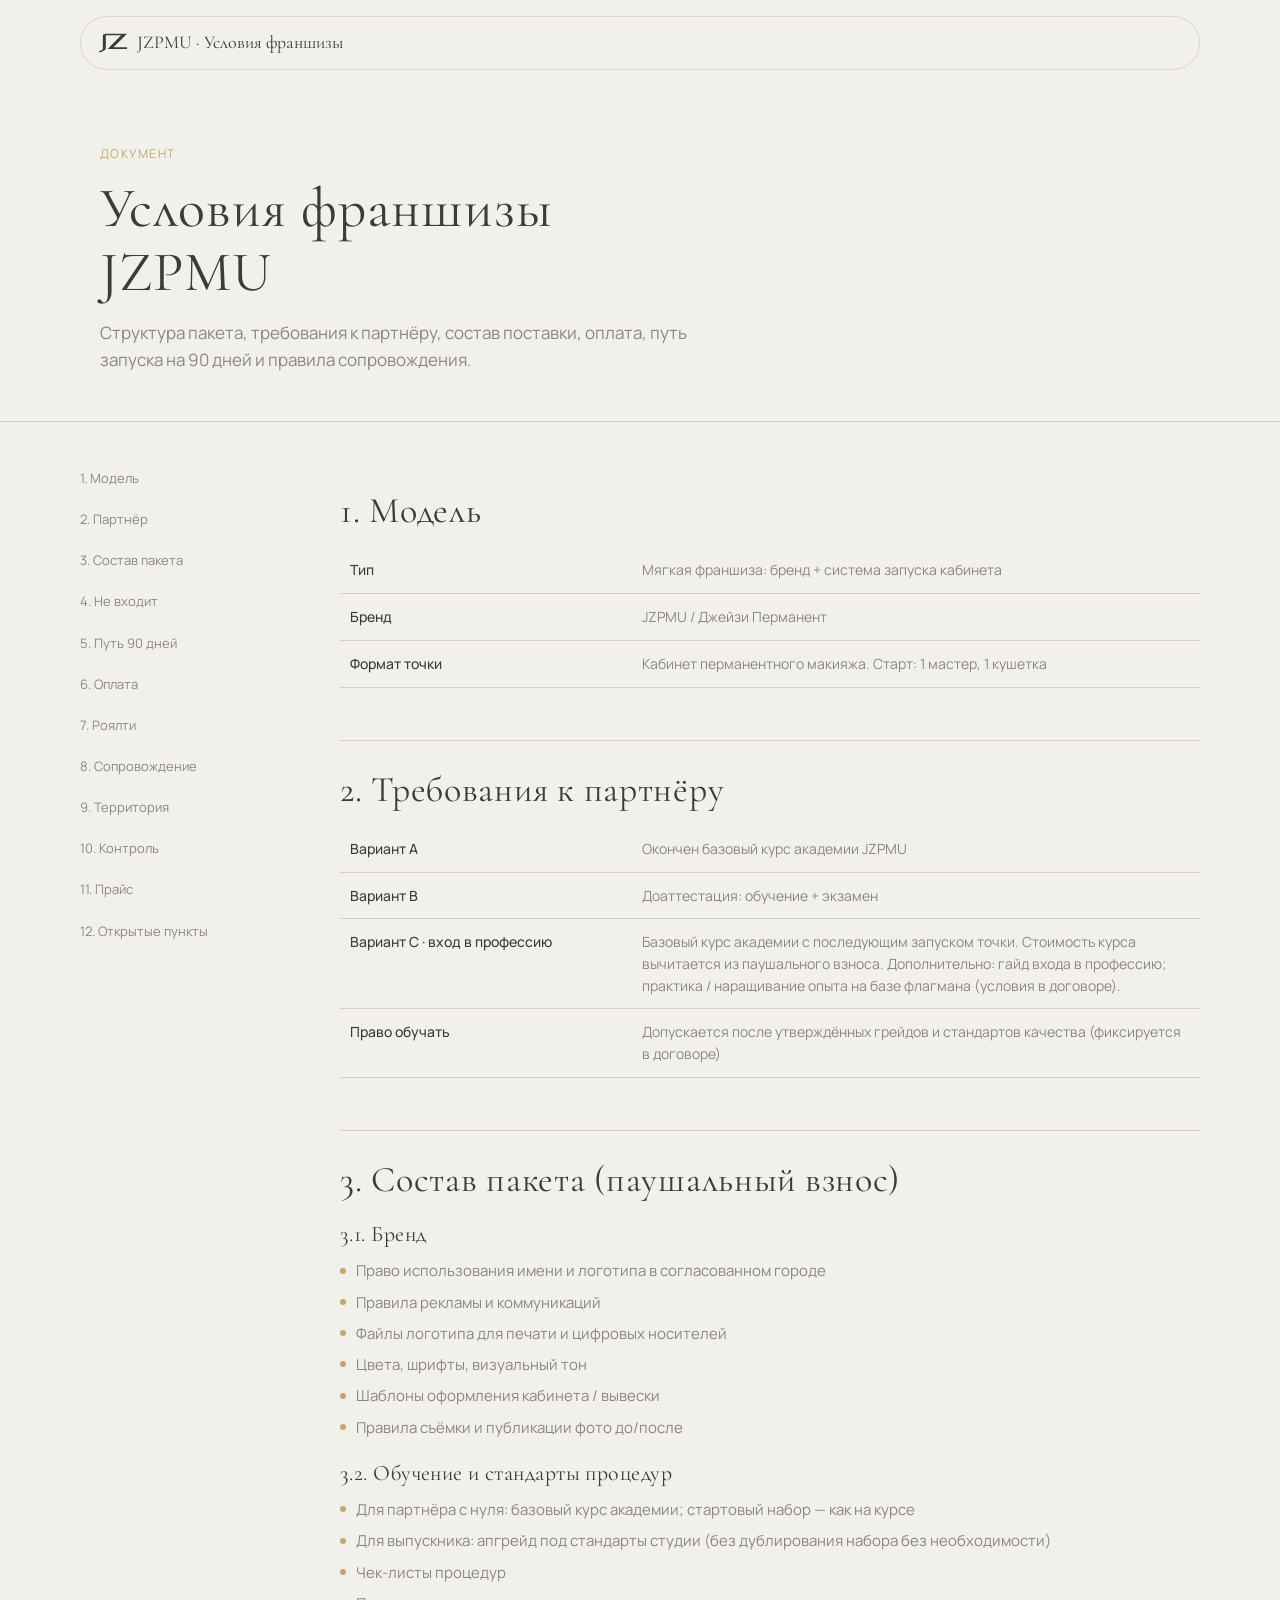
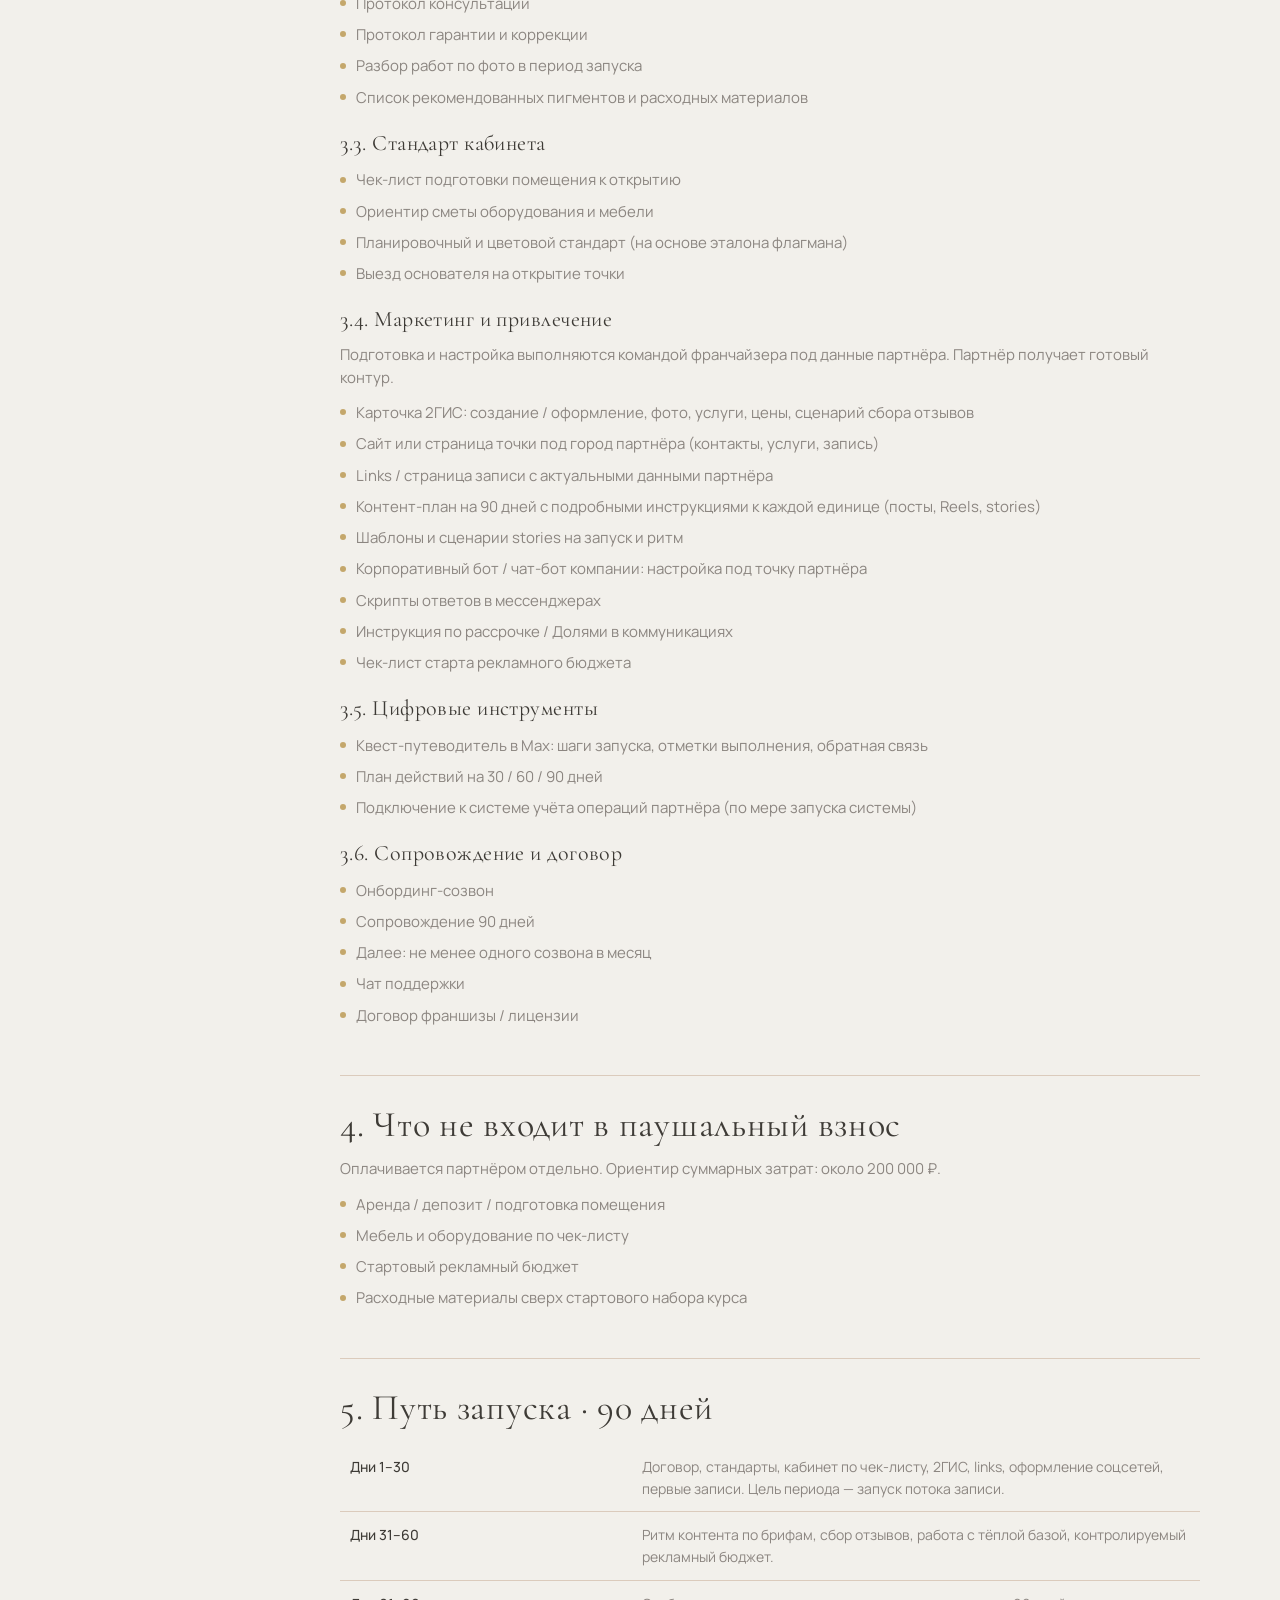
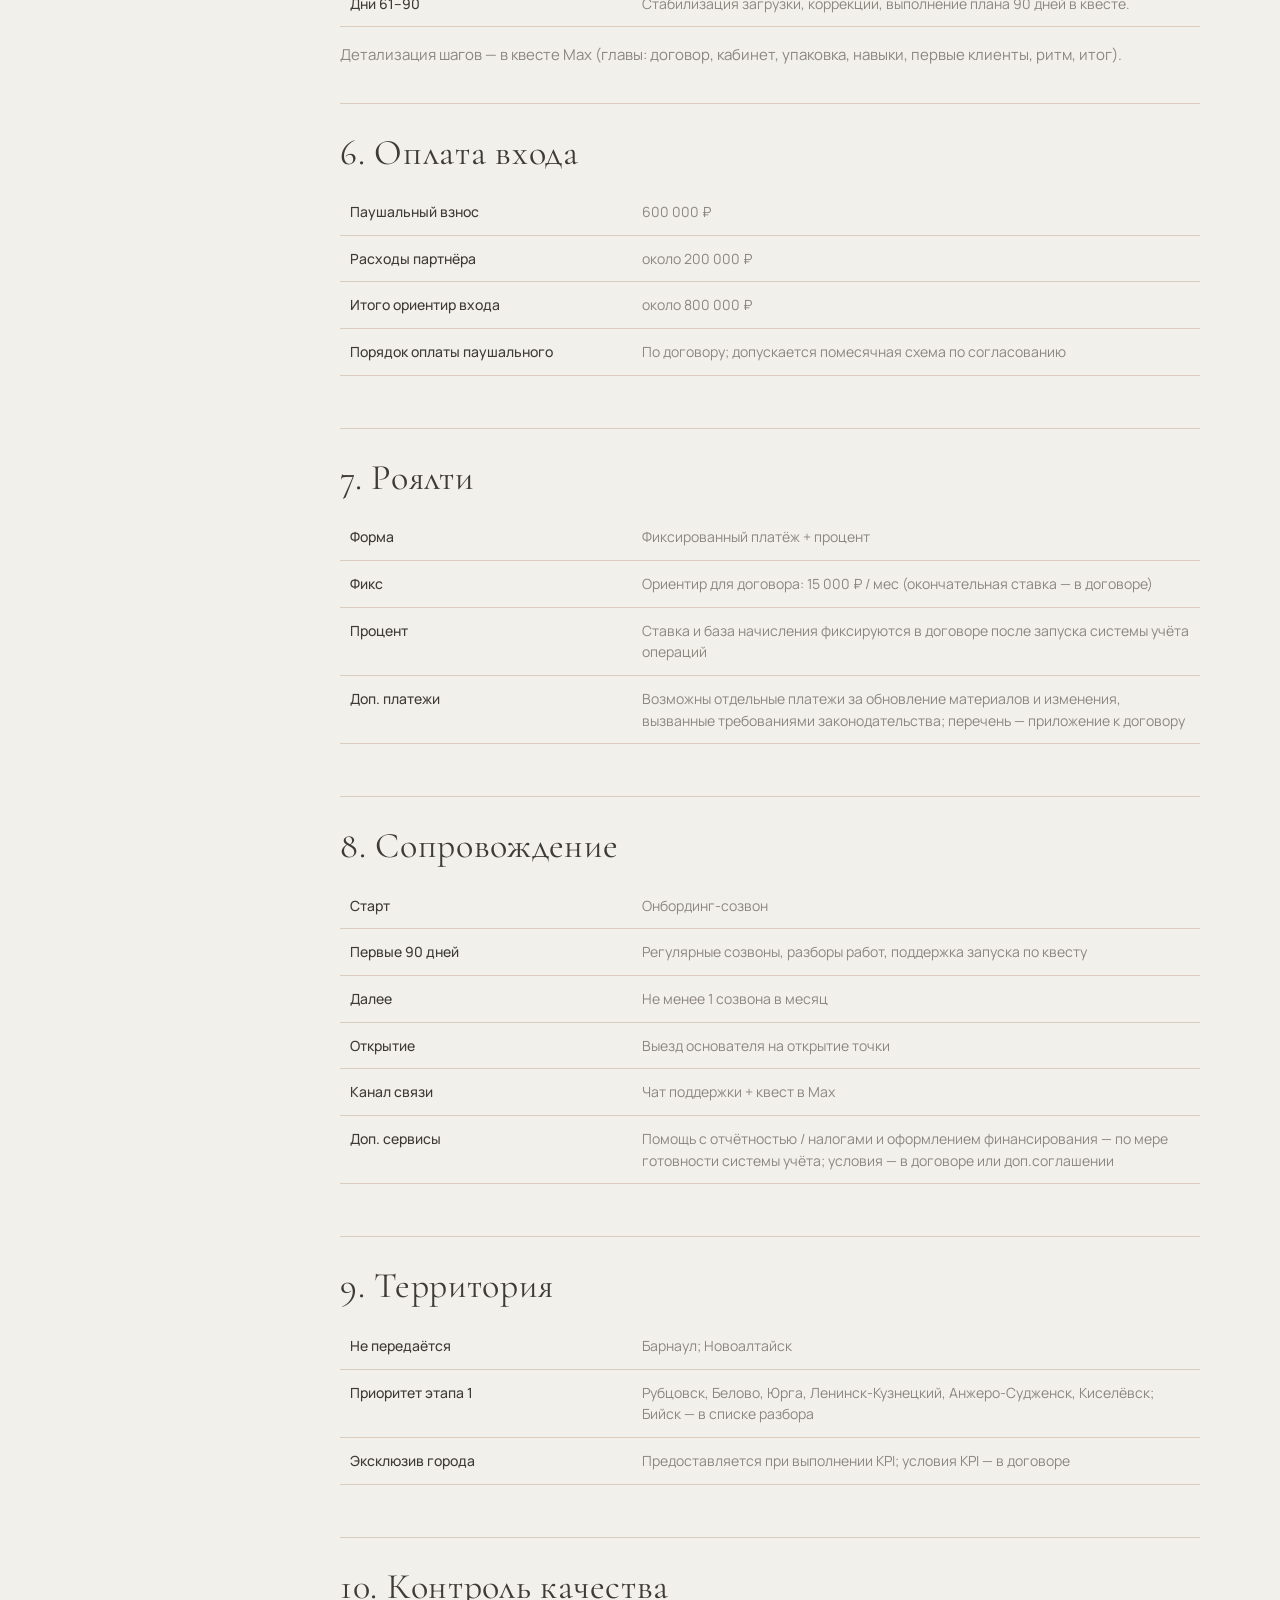
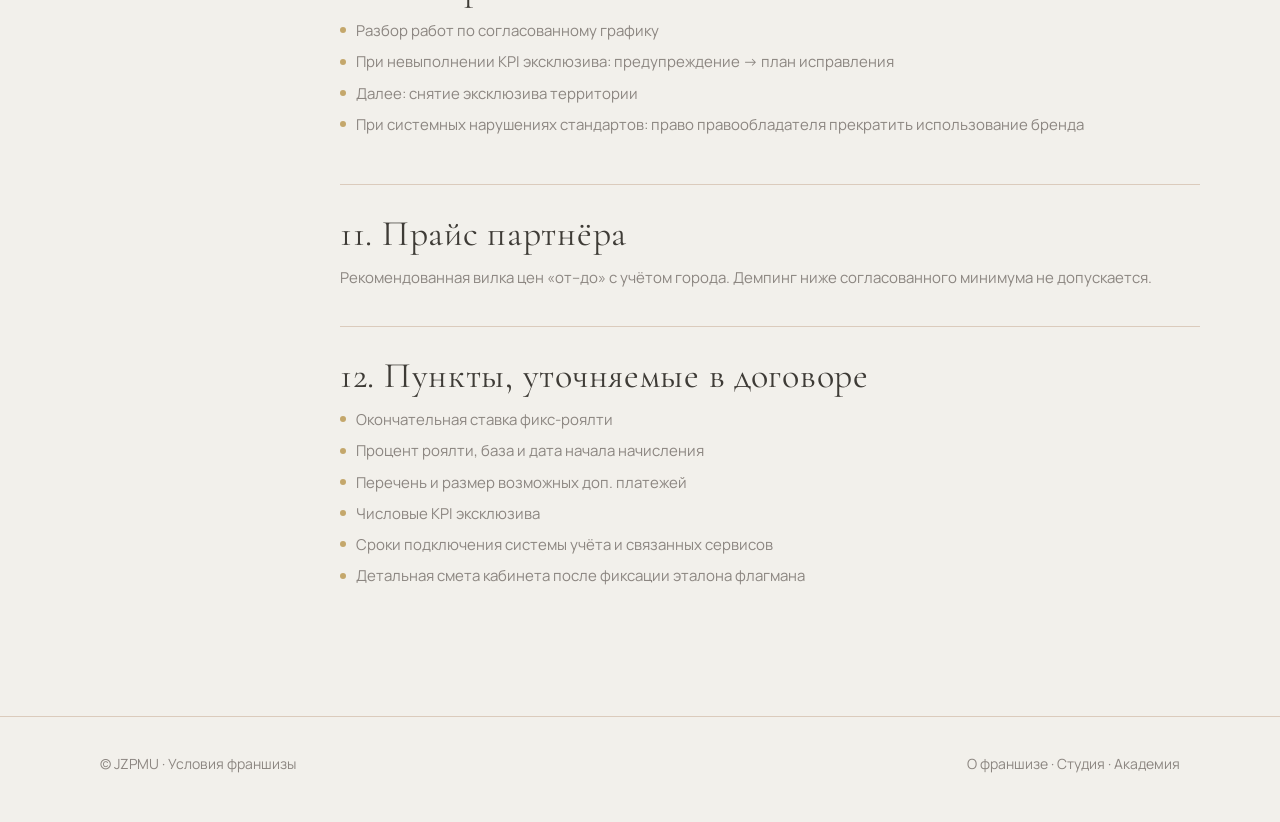
<file: franchise-usloviya.html>
<!DOCTYPE html>
<html lang="ru">
<head>
    <meta charset="UTF-8">
    <meta name="viewport" content="width=device-width, initial-scale=1.0">
    <title>Условия франшизы JZPMU</title>
    <meta name="description" content="Состав пакета, оплата, путь 90 дней, сопровождение и правила франшизы JZPMU.">
    <link rel="canonical" href="https://jzpmu.ru/franchise-usloviya.html">
    <link rel="icon" href="./logo.png" type="image/png">
    <link rel="preconnect" href="https://fonts.googleapis.com">
    <link rel="preconnect" href="https://fonts.gstatic.com" crossorigin>
    <link href="https://fonts.googleapis.com/css2?family=Cormorant+Garamond:wght@400;500;600&family=Manrope:wght@400;500;600&display=swap" rel="stylesheet">
    <link rel="stylesheet" href="./franchise.css">
</head>
<body>
    <header class="topbar">
        <div class="topbar-inner">
            <div class="brand">
                <img src="./logo.svg" alt="JZPMU">
                <span>JZPMU · Условия франшизы</span>
            </div>
        </div>
    </header>

    <main>
        <section class="terms-hero">
            <div class="container">
                <span class="section-label">Документ</span>
                <h1>Условия франшизы JZPMU</h1>
                <p class="lead">
                    Структура пакета, требования к партнёру, состав поставки, оплата,
                    путь запуска на 90 дней и правила сопровождения.
                </p>
            </div>
        </section>

        <div class="container terms-layout">
            <nav class="terms-nav" aria-label="Содержание">
                <a href="#1">1. Модель</a>
                <a href="#2">2. Партнёр</a>
                <a href="#3">3. Состав пакета</a>
                <a href="#4">4. Не входит</a>
                <a href="#5">5. Путь 90 дней</a>
                <a href="#6">6. Оплата</a>
                <a href="#7">7. Роялти</a>
                <a href="#8">8. Сопровождение</a>
                <a href="#9">9. Территория</a>
                <a href="#10">10. Контроль</a>
                <a href="#11">11. Прайс</a>
                <a href="#12">12. Открытые пункты</a>
            </nav>

            <div class="terms-content">

                <section class="terms-block" id="1">
                    <h2>1. Модель</h2>
                    <table class="terms-table">
                        <tr>
                            <th>Тип</th>
                            <td>Мягкая франшиза: бренд + система запуска кабинета</td>
                        </tr>
                        <tr>
                            <th>Бренд</th>
                            <td>JZPMU / Джейзи Перманент</td>
                        </tr>
                        <tr>
                            <th>Формат точки</th>
                            <td>Кабинет перманентного макияжа. Старт: 1 мастер, 1 кушетка</td>
                        </tr>
                    </table>
                </section>

                <section class="terms-block" id="2">
                    <h2>2. Требования к партнёру</h2>
                    <table class="terms-table">
                        <tr>
                            <th>Вариант A</th>
                            <td>Окончен базовый курс академии JZPMU</td>
                        </tr>
                        <tr>
                            <th>Вариант B</th>
                            <td>Доаттестация: обучение + экзамен</td>
                        </tr>
                        <tr>
                            <th>Вариант C · вход в профессию</th>
                            <td>
                                Базовый курс академии с последующим запуском точки.
                                Стоимость курса вычитается из паушального взноса.
                                Дополнительно: гайд входа в профессию; практика / наращивание опыта на базе флагмана (условия в договоре).
                            </td>
                        </tr>
                        <tr>
                            <th>Право обучать</th>
                            <td>Допускается после утверждённых грейдов и стандартов качества (фиксируется в договоре)</td>
                        </tr>
                    </table>
                </section>

                <section class="terms-block" id="3">
                    <h2>3. Состав пакета (паушальный взнос)</h2>

                    <h3>3.1. Бренд</h3>
                    <ul>
                        <li>Право использования имени и логотипа в согласованном городе</li>
                        <li>Правила рекламы и коммуникаций</li>
                        <li>Файлы логотипа для печати и цифровых носителей</li>
                        <li>Цвета, шрифты, визуальный тон</li>
                        <li>Шаблоны оформления кабинета / вывески</li>
                        <li>Правила съёмки и публикации фото до/после</li>
                    </ul>

                    <h3>3.2. Обучение и стандарты процедур</h3>
                    <ul>
                        <li>Для партнёра с нуля: базовый курс академии; стартовый набор — как на курсе</li>
                        <li>Для выпускника: апгрейд под стандарты студии (без дублирования набора без необходимости)</li>
                        <li>Чек-листы процедур</li>
                        <li>Протокол консультации</li>
                        <li>Протокол гарантии и коррекции</li>
                        <li>Разбор работ по фото в период запуска</li>
                        <li>Список рекомендованных пигментов и расходных материалов</li>
                    </ul>

                    <h3>3.3. Стандарт кабинета</h3>
                    <ul>
                        <li>Чек-лист подготовки помещения к открытию</li>
                        <li>Ориентир сметы оборудования и мебели</li>
                        <li>Планировочный и цветовой стандарт (на основе эталона флагмана)</li>
                        <li>Выезд основателя на открытие точки</li>
                    </ul>

                    <h3>3.4. Маркетинг и привлечение</h3>
                    <p>
                        Подготовка и настройка выполняются командой франчайзера под данные партнёра.
                        Партнёр получает готовый контур.
                    </p>
                    <ul>
                        <li>Карточка 2ГИС: создание / оформление, фото, услуги, цены, сценарий сбора отзывов</li>
                        <li>Сайт или страница точки под город партнёра (контакты, услуги, запись)</li>
                        <li>Links / страница записи с актуальными данными партнёра</li>
                        <li>Контент-план на 90 дней с подробными инструкциями к каждой единице (посты, Reels, stories)</li>
                        <li>Шаблоны и сценарии stories на запуск и ритм</li>
                        <li>Корпоративный бот / чат-бот компании: настройка под точку партнёра</li>
                        <li>Скрипты ответов в мессенджерах</li>
                        <li>Инструкция по рассрочке / Долями в коммуникациях</li>
                        <li>Чек-лист старта рекламного бюджета</li>
                    </ul>

                    <h3>3.5. Цифровые инструменты</h3>
                    <ul>
                        <li>Квест-путеводитель в Max: шаги запуска, отметки выполнения, обратная связь</li>
                        <li>План действий на 30 / 60 / 90 дней</li>
                        <li>Подключение к системе учёта операций партнёра (по мере запуска системы)</li>
                    </ul>

                    <h3>3.6. Сопровождение и договор</h3>
                    <ul>
                        <li>Онбординг-созвон</li>
                        <li>Сопровождение 90 дней</li>
                        <li>Далее: не менее одного созвона в месяц</li>
                        <li>Чат поддержки</li>
                        <li>Договор франшизы / лицензии</li>
                    </ul>
                </section>

                <section class="terms-block" id="4">
                    <h2>4. Что не входит в паушальный взнос</h2>
                    <p>Оплачивается партнёром отдельно. Ориентир суммарных затрат: около 200 000 ₽.</p>
                    <ul>
                        <li>Аренда / депозит / подготовка помещения</li>
                        <li>Мебель и оборудование по чек-листу</li>
                        <li>Стартовый рекламный бюджет</li>
                        <li>Расходные материалы сверх стартового набора курса</li>
                    </ul>
                </section>

                <section class="terms-block" id="5">
                    <h2>5. Путь запуска · 90 дней</h2>
                    <table class="terms-table">
                        <tr>
                            <th>Дни 1–30</th>
                            <td>Договор, стандарты, кабинет по чек-листу, 2ГИС, links, оформление соцсетей, первые записи. Цель периода — запуск потока записи.</td>
                        </tr>
                        <tr>
                            <th>Дни 31–60</th>
                            <td>Ритм контента по брифам, сбор отзывов, работа с тёплой базой, контролируемый рекламный бюджет.</td>
                        </tr>
                        <tr>
                            <th>Дни 61–90</th>
                            <td>Стабилизация загрузки, коррекции, выполнение плана 90 дней в квесте.</td>
                        </tr>
                    </table>
                    <p>Детализация шагов — в квесте Max (главы: договор, кабинет, упаковка, навыки, первые клиенты, ритм, итог).</p>
                </section>

                <section class="terms-block" id="6">
                    <h2>6. Оплата входа</h2>
                    <table class="terms-table">
                        <tr>
                            <th>Паушальный взнос</th>
                            <td>600 000 ₽</td>
                        </tr>
                        <tr>
                            <th>Расходы партнёра</th>
                            <td>около 200 000 ₽</td>
                        </tr>
                        <tr>
                            <th>Итого ориентир входа</th>
                            <td>около 800 000 ₽</td>
                        </tr>
                        <tr>
                            <th>Порядок оплаты паушального</th>
                            <td>По договору; допускается помесячная схема по согласованию</td>
                        </tr>
                    </table>
                </section>

                <section class="terms-block" id="7">
                    <h2>7. Роялти</h2>
                    <table class="terms-table">
                        <tr>
                            <th>Форма</th>
                            <td>Фиксированный платёж + процент</td>
                        </tr>
                        <tr>
                            <th>Фикс</th>
                            <td>Ориентир для договора: 15 000 ₽ / мес (окончательная ставка — в договоре)</td>
                        </tr>
                        <tr>
                            <th>Процент</th>
                            <td>Ставка и база начисления фиксируются в договоре после запуска системы учёта операций</td>
                        </tr>
                        <tr>
                            <th>Доп. платежи</th>
                            <td>Возможны отдельные платежи за обновление материалов и изменения, вызванные требованиями законодательства; перечень — приложение к договору</td>
                        </tr>
                    </table>
                </section>

                <section class="terms-block" id="8">
                    <h2>8. Сопровождение</h2>
                    <table class="terms-table">
                        <tr>
                            <th>Старт</th>
                            <td>Онбординг-созвон</td>
                        </tr>
                        <tr>
                            <th>Первые 90 дней</th>
                            <td>Регулярные созвоны, разборы работ, поддержка запуска по квесту</td>
                        </tr>
                        <tr>
                            <th>Далее</th>
                            <td>Не менее 1 созвона в месяц</td>
                        </tr>
                        <tr>
                            <th>Открытие</th>
                            <td>Выезд основателя на открытие точки</td>
                        </tr>
                        <tr>
                            <th>Канал связи</th>
                            <td>Чат поддержки + квест в Max</td>
                        </tr>
                        <tr>
                            <th>Доп. сервисы</th>
                            <td>Помощь с отчётностью / налогами и оформлением финансирования — по мере готовности системы учёта; условия — в договоре или доп.соглашении</td>
                        </tr>
                    </table>
                </section>

                <section class="terms-block" id="9">
                    <h2>9. Территория</h2>
                    <table class="terms-table">
                        <tr>
                            <th>Не передаётся</th>
                            <td>Барнаул; Новоалтайск</td>
                        </tr>
                        <tr>
                            <th>Приоритет этапа 1</th>
                            <td>Рубцовск, Белово, Юрга, Ленинск-Кузнецкий, Анжеро-Судженск, Киселёвск; Бийск — в списке разбора</td>
                        </tr>
                        <tr>
                            <th>Эксклюзив города</th>
                            <td>Предоставляется при выполнении KPI; условия KPI — в договоре</td>
                        </tr>
                    </table>
                </section>

                <section class="terms-block" id="10">
                    <h2>10. Контроль качества</h2>
                    <ul>
                        <li>Разбор работ по согласованному графику</li>
                        <li>При невыполнении KPI эксклюзива: предупреждение → план исправления</li>
                        <li>Далее: снятие эксклюзива территории</li>
                        <li>При системных нарушениях стандартов: право правообладателя прекратить использование бренда</li>
                    </ul>
                </section>

                <section class="terms-block" id="11">
                    <h2>11. Прайс партнёра</h2>
                    <p>Рекомендованная вилка цен «от–до» с учётом города. Демпинг ниже согласованного минимума не допускается.</p>
                </section>

                <section class="terms-block" id="12">
                    <h2>12. Пункты, уточняемые в договоре</h2>
                    <ul>
                        <li>Окончательная ставка фикс-роялти</li>
                        <li>Процент роялти, база и дата начала начисления</li>
                        <li>Перечень и размер возможных доп. платежей</li>
                        <li>Числовые KPI эксклюзива</li>
                        <li>Сроки подключения системы учёта и связанных сервисов</li>
                        <li>Детальная смета кабинета после фиксации эталона флагмана</li>
                    </ul>
                </section>

            </div>
        </div>
    </main>

    <footer class="footer">
        <div class="container footer-inner">
            <div>© JZPMU · Условия франшизы</div>
            <div>
                <a href="franchise.html">О франшизе</a> ·
                <a href="index.html">Студия</a> ·
                <a href="academy.html">Академия</a>
            </div>
        </div>
    </footer>
</body>
</html>
</file>
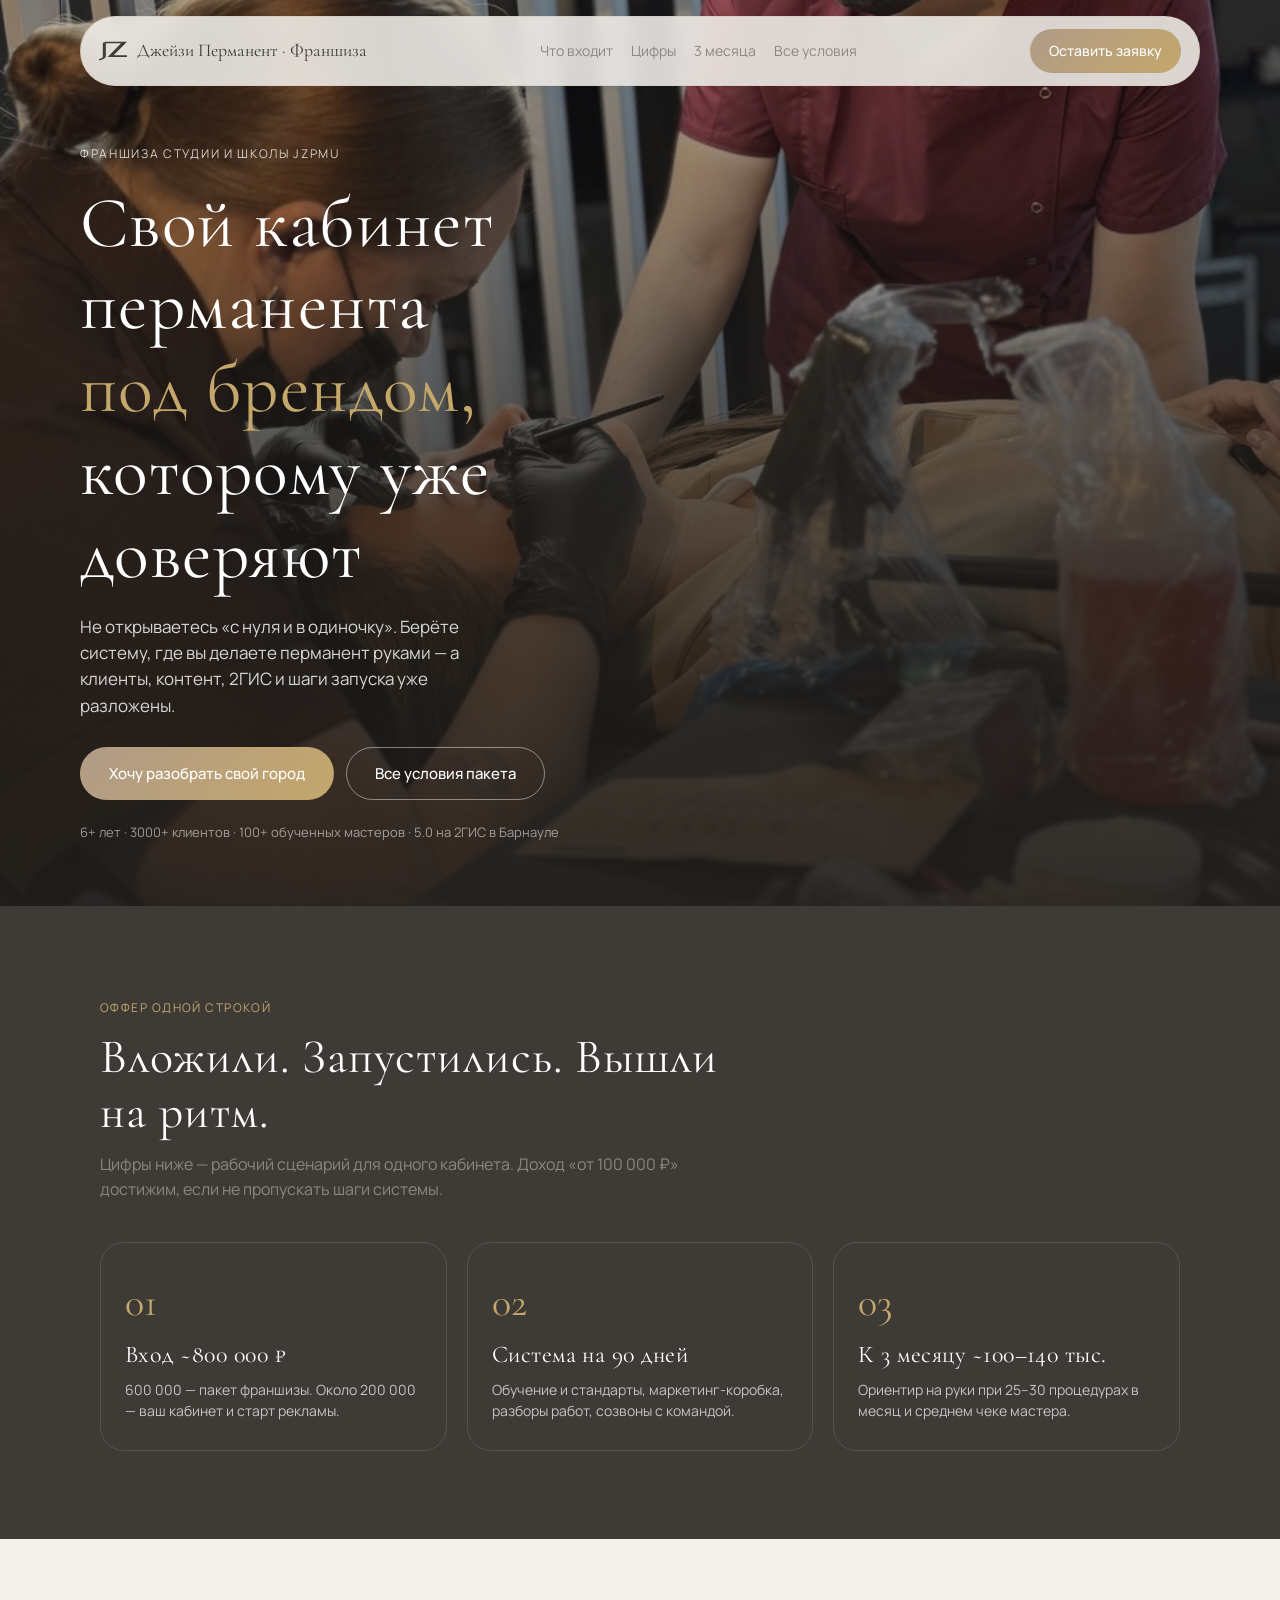
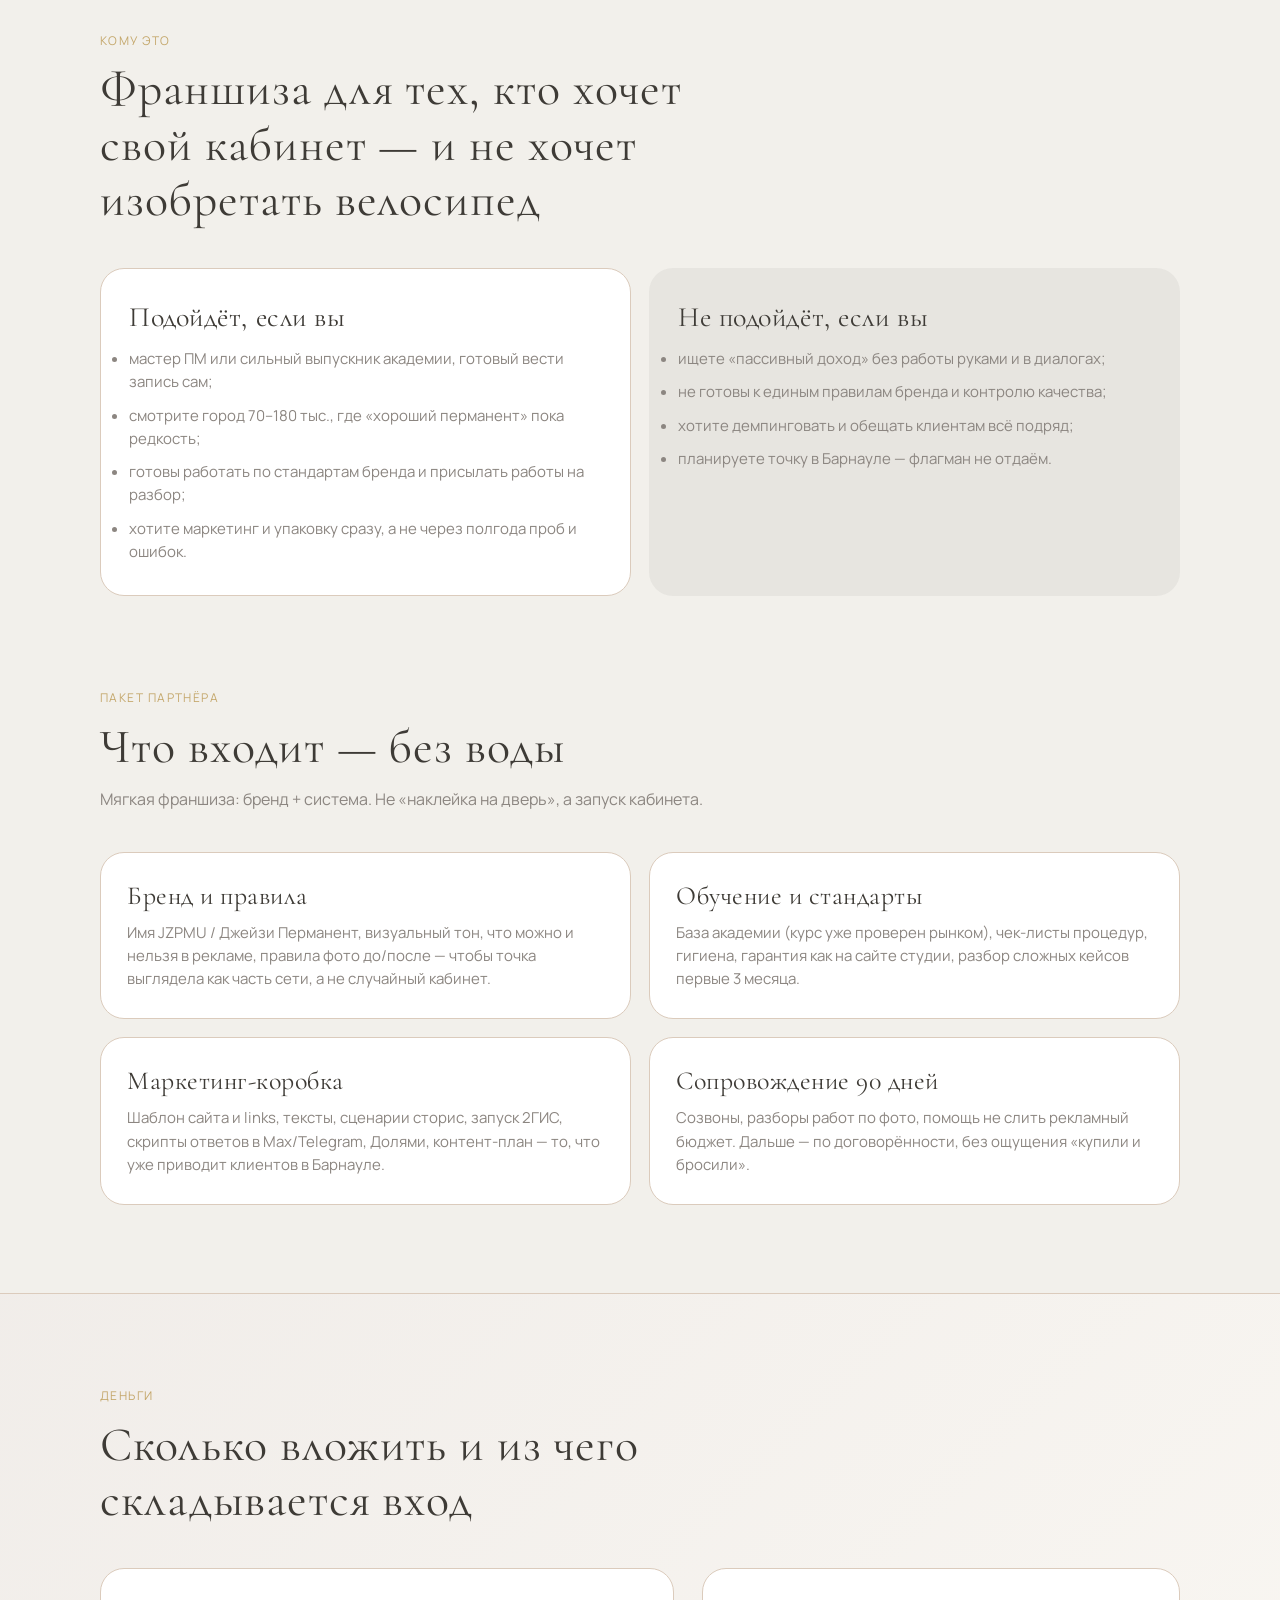
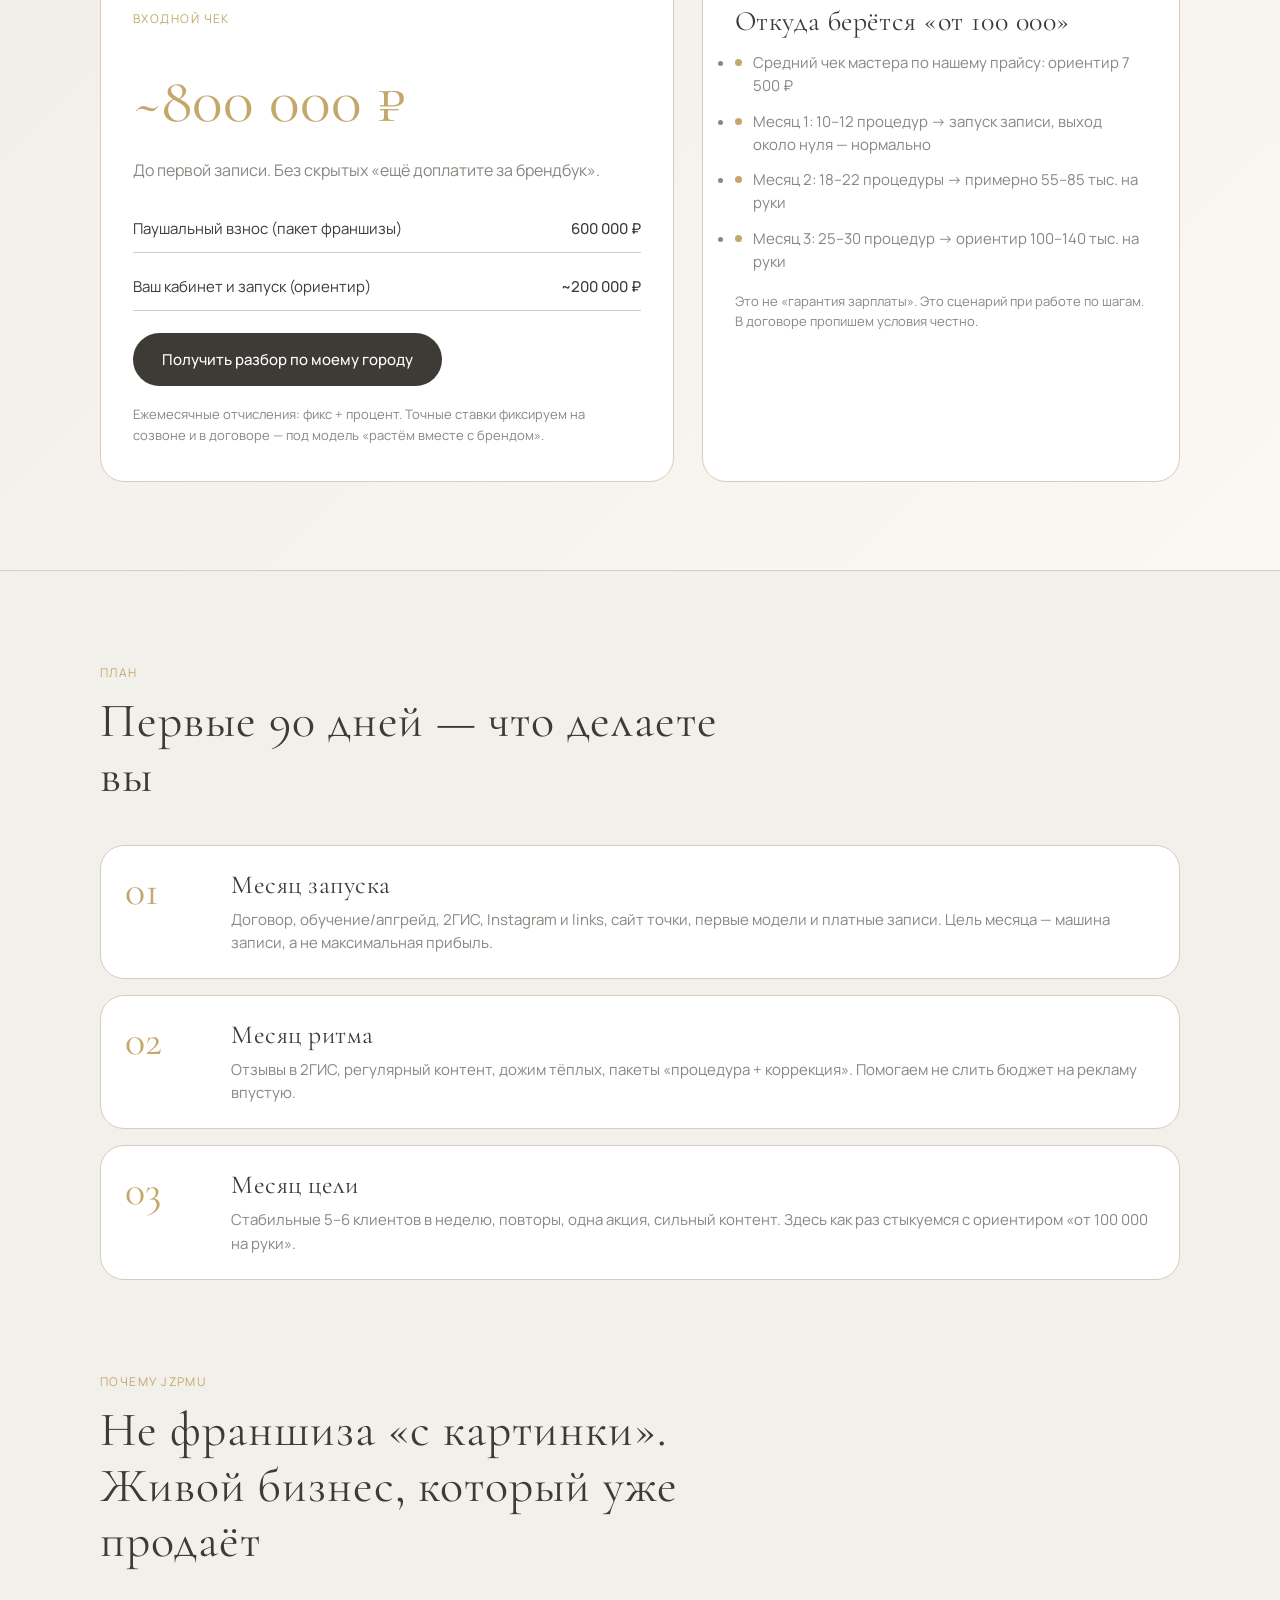
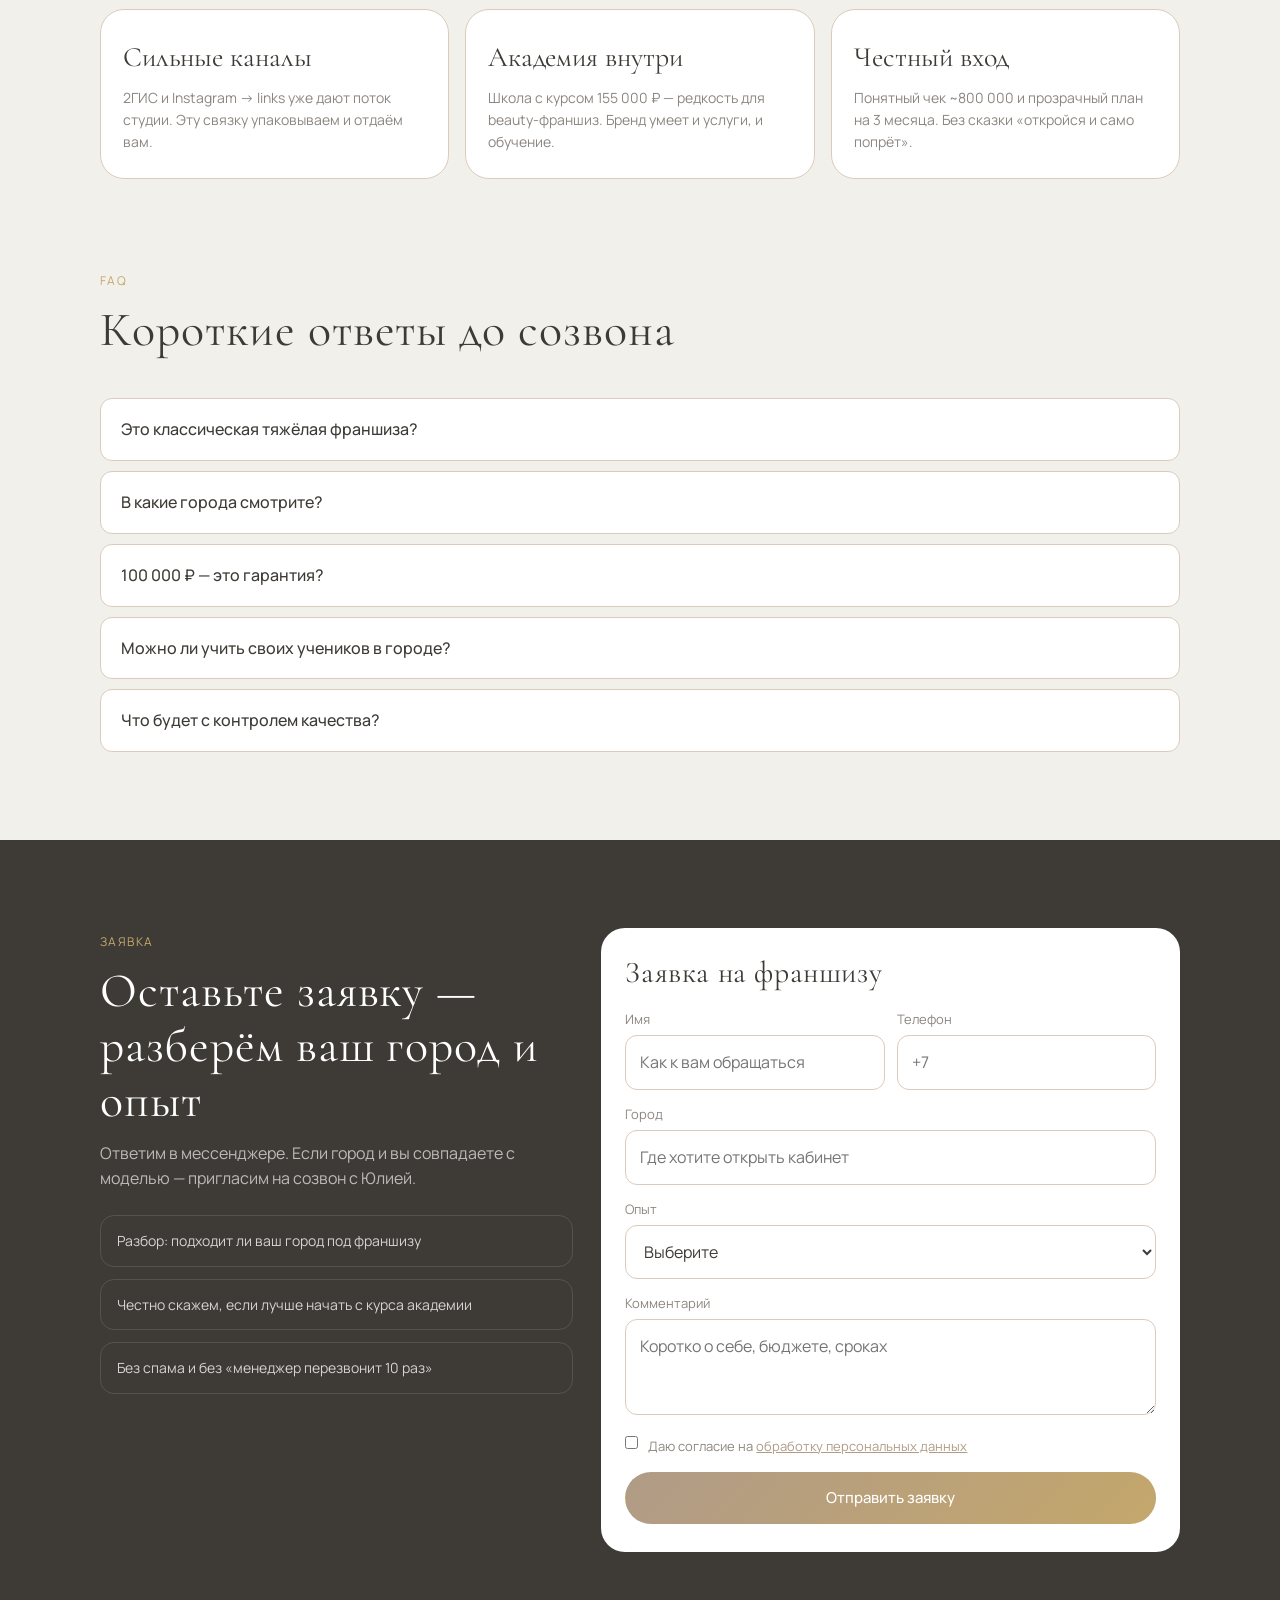
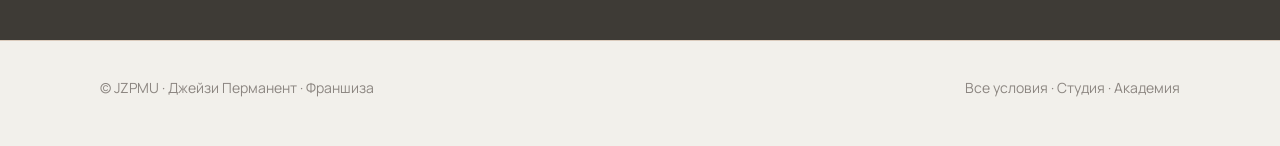
<file: franchise.html>
<!DOCTYPE html>
<html lang="ru">
<head>
    <meta charset="UTF-8">
    <script type="text/javascript">
        (function(m,e,t,r,i,k,a){
            m[i]=m[i]||function(){(m[i].a=m[i].a||[]).push(arguments)};
            m[i].l=1*new Date();
            for (var j = 0; j < document.scripts.length; j++) {if (document.scripts[j].src === r) { return; }}
            k=e.createElement(t),a=e.getElementsByTagName(t)[0],k.async=1,k.src=r,a.parentNode.insertBefore(k,a)
        })(window, document,'script','https://mc.yandex.ru/metrika/tag.js?id=108553725', 'ym');
        ym(108553725, 'init', {ssr:true, webvisor:true, clickmap:true, ecommerce:"dataLayer", referrer: document.referrer, url: location.href, accurateTrackBounce:true, trackLinks:true});
    </script>
    <noscript><div><img src="https://mc.yandex.ru/watch/108553725" style="position:absolute; left:-9999px;" alt="" /></div></noscript>
    <meta name="viewport" content="width=device-width, initial-scale=1.0">
    <title>Франшиза JZPMU — кабинет перманента под сильным брендом</title>
    <meta name="description" content="Откройте кабинет перманентного макияжа под брендом JZPMU. Вход около 800 000 ₽. Обучение, маркетинг-коробка, 90 дней сопровождения. Выход на доход от 100 000 ₽ при работе по системе.">
    <link rel="canonical" href="https://jzpmu.ru/franchise.html">
    <link rel="icon" href="./logo.png" type="image/png">
    <meta property="og:type" content="website">
    <meta property="og:title" content="Франшиза JZPMU — кабинет перманента под брендом">
    <meta property="og:description" content="Система запуска кабинета: бренд, стандарты, маркетинг, сопровождение 90 дней. Вход ~800 000 ₽.">
    <meta property="og:image" content="https://jzpmu.ru/photos/excursion-bg-1.jpg">
    <meta property="og:url" content="https://jzpmu.ru/franchise.html">
    <link rel="preconnect" href="https://fonts.googleapis.com">
    <link rel="preconnect" href="https://fonts.gstatic.com" crossorigin>
    <link href="https://fonts.googleapis.com/css2?family=Cormorant+Garamond:wght@400;500;600&family=Manrope:wght@400;500;600&display=swap" rel="stylesheet">
    <link rel="stylesheet" href="./franchise.css">
</head>
<body>
    <header class="topbar">
        <div class="topbar-inner">
            <a class="brand" href="index.html">
                <img src="./logo.svg" alt="JZPMU">
                <span>Джейзи Перманент · Франшиза</span>
            </a>
            <nav class="topbar-links">
                <a href="#package">Что входит</a>
                <a href="#money">Цифры</a>
                <a href="#path">3 месяца</a>
                <a href="franchise-usloviya.html">Все условия</a>
            </nav>
            <a class="btn btn-gold" href="#apply">Оставить заявку</a>
        </div>
    </header>

    <main>
        <section class="hero">
            <div class="container hero-inner">
                <div class="hero-badge">Франшиза студии и школы JZPMU</div>
                <h1>Свой кабинет перманента <em>под брендом,</em> которому уже доверяют</h1>
                <p class="hero-lead">Не открываетесь «с нуля и в одиночку». Берёте систему, где вы делаете перманент руками — а клиенты, контент, 2ГИС и шаги запуска уже разложены.</p>
                <div class="hero-actions">
                    <a class="btn btn-gold" href="#apply">Хочу разобрать свой город</a>
                    <a class="btn btn-outline" href="franchise-usloviya.html">Все условия пакета</a>
                </div>
                <p class="hero-note">6+ лет · 3000+ клиентов · 100+ обученных мастеров · 5.0 на 2ГИС в Барнауле</p>
            </div>
        </section>

        <section class="section path" id="path-preview">
            <div class="container">
                <div class="section-head">
                    <span class="section-label">Оффер одной строкой</span>
                    <h2>Вложили. Запустились. Вышли на ритм.</h2>
                    <p>Цифры ниже — рабочий сценарий для одного кабинета. Доход «от 100 000 ₽» достижим, если не пропускать шаги системы.</p>
                </div>
                <div class="path-grid">
                    <article class="path-item">
                        <div class="n">01</div>
                        <h3>Вход ~800 000 ₽</h3>
                        <p>600 000 — пакет франшизы. Около 200 000 — ваш кабинет и старт рекламы.</p>
                    </article>
                    <article class="path-item">
                        <div class="n">02</div>
                        <h3>Система на 90 дней</h3>
                        <p>Обучение и стандарты, маркетинг-коробка, разборы работ, созвоны с командой.</p>
                    </article>
                    <article class="path-item">
                        <div class="n">03</div>
                        <h3>К 3 месяцу ~100–140 тыс.</h3>
                        <p>Ориентир на руки при 25–30 процедурах в месяц и среднем чеке мастера.</p>
                    </article>
                </div>
            </div>
        </section>

        <section class="section" id="for-who">
            <div class="container">
                <div class="section-head">
                    <span class="section-label">Кому это</span>
                    <h2>Франшиза для тех, кто хочет свой кабинет — и не хочет изобретать велосипед</h2>
                </div>
                <div class="audience-grid">
                    <div class="audience-card yes">
                        <h3>Подойдёт, если вы</h3>
                        <ul>
                            <li>мастер ПМ или сильный выпускник академии, готовый вести запись сам;</li>
                            <li>смотрите город 70–180 тыс., где «хороший перманент» пока редкость;</li>
                            <li>готовы работать по стандартам бренда и присылать работы на разбор;</li>
                            <li>хотите маркетинг и упаковку сразу, а не через полгода проб и ошибок.</li>
                        </ul>
                    </div>
                    <div class="audience-card no">
                        <h3>Не подойдёт, если вы</h3>
                        <ul>
                            <li>ищете «пассивный доход» без работы руками и в диалогах;</li>
                            <li>не готовы к единым правилам бренда и контролю качества;</li>
                            <li>хотите демпинговать и обещать клиентам всё подряд;</li>
                            <li>планируете точку в Барнауле — флагман не отдаём.</li>
                        </ul>
                    </div>
                </div>
            </div>
        </section>

        <section class="section" id="package" style="padding-top: 0;">
            <div class="container">
                <div class="section-head">
                    <span class="section-label">Пакет партнёра</span>
                    <h2>Что входит — без воды</h2>
                    <p>Мягкая франшиза: бренд + система. Не «наклейка на дверь», а запуск кабинета.</p>
                </div>
                <div class="include-grid">
                    <article class="include-item">
                        <h3>Бренд и правила</h3>
                        <p>Имя JZPMU / Джейзи Перманент, визуальный тон, что можно и нельзя в рекламе, правила фото до/после — чтобы точка выглядела как часть сети, а не случайный кабинет.</p>
                    </article>
                    <article class="include-item">
                        <h3>Обучение и стандарты</h3>
                        <p>База академии (курс уже проверен рынком), чек-листы процедур, гигиена, гарантия как на сайте студии, разбор сложных кейсов первые 3 месяца.</p>
                    </article>
                    <article class="include-item">
                        <h3>Маркетинг-коробка</h3>
                        <p>Шаблон сайта и links, тексты, сценарии сторис, запуск 2ГИС, скрипты ответов в Max/Telegram, Долями, контент-план — то, что уже приводит клиентов в Барнауле.</p>
                    </article>
                    <article class="include-item">
                        <h3>Сопровождение 90 дней</h3>
                        <p>Созвоны, разборы работ по фото, помощь не слить рекламный бюджет. Дальше — по договорённости, без ощущения «купили и бросили».</p>
                    </article>
                </div>
            </div>
        </section>

        <section class="section money" id="money">
            <div class="container">
                <div class="section-head">
                    <span class="section-label">Деньги</span>
                    <h2>Сколько вложить и из чего складывается вход</h2>
                </div>
                <div class="money-grid">
                    <div class="money-main">
                        <span class="section-label">Входной чек</span>
                        <div class="price">~800 000 ₽</div>
                        <p class="sub">До первой записи. Без скрытых «ещё доплатите за брендбук».</p>
                        <div class="money-breakdown">
                            <div><span>Паушальный взнос (пакет франшизы)</span><span>600 000 ₽</span></div>
                            <div><span>Ваш кабинет и запуск (ориентир)</span><span>~200 000 ₽</span></div>
                        </div>
                        <a class="btn btn-dark" href="#apply">Получить разбор по моему городу</a>
                        <p class="disclaimer">Ежемесячные отчисления: фикс + процент. Точные ставки фиксируем на созвоне и в договоре — под модель «растём вместе с брендом».</p>
                    </div>
                    <div class="money-side">
                        <h3>Откуда берётся «от 100 000»</h3>
                        <ul>
                            <li>Средний чек мастера по нашему прайсу: ориентир 7 500 ₽</li>
                            <li>Месяц 1: 10–12 процедур → запуск записи, выход около нуля — нормально</li>
                            <li>Месяц 2: 18–22 процедуры → примерно 55–85 тыс. на руки</li>
                            <li>Месяц 3: 25–30 процедур → ориентир 100–140 тыс. на руки</li>
                        </ul>
                        <p class="disclaimer">Это не «гарантия зарплаты». Это сценарий при работе по шагам. В договоре пропишем условия честно.</p>
                    </div>
                </div>
            </div>
        </section>

        <section class="section" id="path">
            <div class="container">
                <div class="section-head">
                    <span class="section-label">План</span>
                    <h2>Первые 90 дней — что делаете вы</h2>
                </div>
                <div class="timeline">
                    <article class="step">
                        <div class="step-num">01</div>
                        <div>
                            <h3>Месяц запуска</h3>
                            <p>Договор, обучение/апгрейд, 2ГИС, Instagram и links, сайт точки, первые модели и платные записи. Цель месяца — машина записи, а не максимальная прибыль.</p>
                        </div>
                    </article>
                    <article class="step">
                        <div class="step-num">02</div>
                        <div>
                            <h3>Месяц ритма</h3>
                            <p>Отзывы в 2ГИС, регулярный контент, дожим тёплых, пакеты «процедура + коррекция». Помогаем не слить бюджет на рекламу впустую.</p>
                        </div>
                    </article>
                    <article class="step">
                        <div class="step-num">03</div>
                        <div>
                            <h3>Месяц цели</h3>
                            <p>Стабильные 5–6 клиентов в неделю, повторы, одна акция, сильный контент. Здесь как раз стыкуемся с ориентиром «от 100 000 на руки».</p>
                        </div>
                    </article>
                </div>
            </div>
        </section>

        <section class="section" style="padding-top: 0;">
            <div class="container">
                <div class="section-head">
                    <span class="section-label">Почему JZPMU</span>
                    <h2>Не франшиза «с картинки». Живой бизнес, который уже продаёт</h2>
                </div>
                <div class="why-grid">
                    <article class="why-item">
                        <strong>Сильные каналы</strong>
                        <p>2ГИС и Instagram → links уже дают поток студии. Эту связку упаковываем и отдаём вам.</p>
                    </article>
                    <article class="why-item">
                        <strong>Академия внутри</strong>
                        <p>Школа с курсом 155 000 ₽ — редкость для beauty-франшиз. Бренд умеет и услуги, и обучение.</p>
                    </article>
                    <article class="why-item">
                        <strong>Честный вход</strong>
                        <p>Понятный чек ~800 000 и прозрачный план на 3 месяца. Без сказки «откройся и само попрёт».</p>
                    </article>
                </div>
            </div>
        </section>

        <section class="section" id="faq" style="padding-top: 0;">
            <div class="container">
                <div class="section-head">
                    <span class="section-label">FAQ</span>
                    <h2>Короткие ответы до созвона</h2>
                </div>
                <div class="faq-list">
                    <div class="faq-item">
                        <button class="faq-q" type="button" onclick="this.parentElement.classList.toggle('open')">Это классическая тяжёлая франшиза?</button>
                        <div class="faq-a">Нет. Стартуем с мягкой модели: бренд, стандарты, маркетинг и сопровождение. Жёсткий «макдак» с аудитами каждый квартал — следующий этап, когда появится пилот и опыт.</div>
                    </div>
                    <div class="faq-item">
                        <button class="faq-q" type="button" onclick="this.parentElement.classList.toggle('open')">В какие города смотрите?</button>
                        <div class="faq-a">Приоритет — Рубцовск (пилот) и города вроде Белово, Юрга, Ленинск-Кузнецкий, Анжеро-Судженск, Киселёвск. Барнаул не отдаём. Полный список и условия — на странице «Все условия».</div>
                    </div>
                    <div class="faq-item">
                        <button class="faq-q" type="button" onclick="this.parentElement.classList.toggle('open')">100 000 ₽ — это гарантия?</button>
                        <div class="faq-a">Нет. Это ориентир при загрузке 25–30 процедур в месяц и работе по шагам системы. Если шаги не делать, цифра не появится — и мы это прямо проговариваем.</div>
                    </div>
                    <div class="faq-item">
                        <button class="faq-q" type="button" onclick="this.parentElement.classList.toggle('open')">Можно ли учить своих учеников в городе?</button>
                        <div class="faq-a">Да, после грейдов и стандартов качества — фиксируем в договоре. Подробности на странице всех условий.</div>
                    </div>
                    <div class="faq-item">
                        <button class="faq-q" type="button" onclick="this.parentElement.classList.toggle('open')">Что будет с контролем качества?</button>
                        <div class="faq-a">Работы на разбор, регулярные созвоны, право снять бренд при систематических просадках. Мягкая франшиза без контроля — это просто продажа логотипа. Нам такой вариант не нужен.</div>
                    </div>
                </div>
            </div>
        </section>

        <section class="section apply" id="apply">
            <div class="container">
                <div class="apply-layout">
                    <div>
                        <div class="section-head" style="margin-bottom: 0;">
                            <span class="section-label">Заявка</span>
                            <h2 style="color:#fff;">Оставьте заявку — разберём ваш город и опыт</h2>
                            <p>Ответим в мессенджере. Если город и вы совпадаете с моделью — пригласим на созвон с Юлией.</p>
                        </div>
                        <div class="apply-points">
                            <div>Разбор: подходит ли ваш город под франшизу</div>
                            <div>Честно скажем, если лучше начать с курса академии</div>
                            <div>Без спама и без «менеджер перезвонит 10 раз»</div>
                        </div>
                    </div>
                    <div class="form-box">
                        <h3>Заявка на франшизу</h3>
                        <form id="franchiseForm" novalidate>
                            <div class="form-row">
                                <div class="form-group">
                                    <label for="frName">Имя</label>
                                    <input id="frName" name="name" autocomplete="name" placeholder="Как к вам обращаться" required>
                                </div>
                                <div class="form-group">
                                    <label for="frPhone">Телефон</label>
                                    <input id="frPhone" name="phone" type="tel" autocomplete="tel" placeholder="+7" required>
                                </div>
                            </div>
                            <div class="form-group">
                                <label for="frCity">Город</label>
                                <input id="frCity" name="city" placeholder="Где хотите открыть кабинет" required>
                            </div>
                            <div class="form-group">
                                <label for="frExp">Опыт</label>
                                <select id="frExp" name="experience" required>
                                    <option value="">Выберите</option>
                                    <option value="graduate">Выпускник академии JZPMU</option>
                                    <option value="master">Действующий мастер ПМ</option>
                                    <option value="learning">Пока учусь / планирую учиться</option>
                                    <option value="other">Другое</option>
                                </select>
                            </div>
                            <div class="form-group">
                                <label for="frComment">Комментарий</label>
                                <textarea id="frComment" name="comment" placeholder="Коротко о себе, бюджете, сроках"></textarea>
                            </div>
                            <label class="consent">
                                <input type="checkbox" id="frConsent" required>
                                <span>Даю согласие на <a href="privacy.html" target="_blank">обработку персональных данных</a></span>
                            </label>
                            <button class="btn btn-gold form-submit" type="submit" id="frBtn">Отправить заявку</button>
                            <div class="form-msg" id="frMsg"></div>
                        </form>
                    </div>
                </div>
            </div>
        </section>
    </main>

    <footer class="footer">
        <div class="container footer-inner">
            <div>© JZPMU · Джейзи Перманент · Франшиза</div>
            <div>
                <a href="franchise-usloviya.html">Все условия</a> ·
                <a href="index.html">Студия</a> ·
                <a href="academy.html">Академия</a>
            </div>
        </div>
    </footer>

    <script>
        const TG_BOT_TOKEN = '8013154084:AAH_7iFi5bzpYWzBdCPKl1AAGdPHGvjV25w';
        const TG_CHAT_ID = '-5167932835';

        document.getElementById('franchiseForm').addEventListener('submit', async function (e) {
            e.preventDefault();
            const btn = document.getElementById('frBtn');
            const msg = document.getElementById('frMsg');
            const name = document.getElementById('frName').value.trim();
            const phone = document.getElementById('frPhone').value.trim();
            const city = document.getElementById('frCity').value.trim();
            const exp = document.getElementById('frExp').value;
            const comment = document.getElementById('frComment').value.trim();
            const consent = document.getElementById('frConsent').checked;

            msg.className = 'form-msg';
            msg.textContent = '';
            if (!name || !phone || !city || !exp || !consent) {
                msg.className = 'form-msg err';
                msg.textContent = 'Заполните обязательные поля и согласие.';
                return;
            }

            const expLabel = {
                graduate: 'Выпускник академии JZPMU',
                master: 'Действующий мастер ПМ',
                learning: 'Учусь / планирую учиться',
                other: 'Другое'
            }[exp] || exp;

            const text = [
                '*Заявка на франшизу JZPMU*',
                `Имя: ${name}`,
                `Телефон: ${phone}`,
                `Город: ${city}`,
                `Опыт: ${expLabel}`,
                comment ? `Комментарий: ${comment}` : null
            ].filter(Boolean).join('\n');

            btn.disabled = true;
            btn.textContent = 'Отправляем…';
            try {
                const response = await fetch(`https://api.telegram.org/bot${TG_BOT_TOKEN}/sendMessage`, {
                    method: 'POST',
                    headers: { 'Content-Type': 'application/json' },
                    body: JSON.stringify({ chat_id: TG_CHAT_ID, text, parse_mode: 'Markdown' })
                });
                if (!response.ok) throw new Error('tg');
                msg.className = 'form-msg ok';
                msg.textContent = 'Заявка ушла. Напишем вам в ближайшее время.';
                e.target.reset();
                if (typeof ym === 'function') ym(108553725, 'reachGoal', 'franchise_lead');
            } catch (err) {
                msg.className = 'form-msg err';
                msg.textContent = 'Не отправилось. Напишите нам в Telegram: @jzpmu';
            } finally {
                btn.disabled = false;
                btn.textContent = 'Отправить заявку';
            }
        });
    </script>
</body>
</html>
</file>
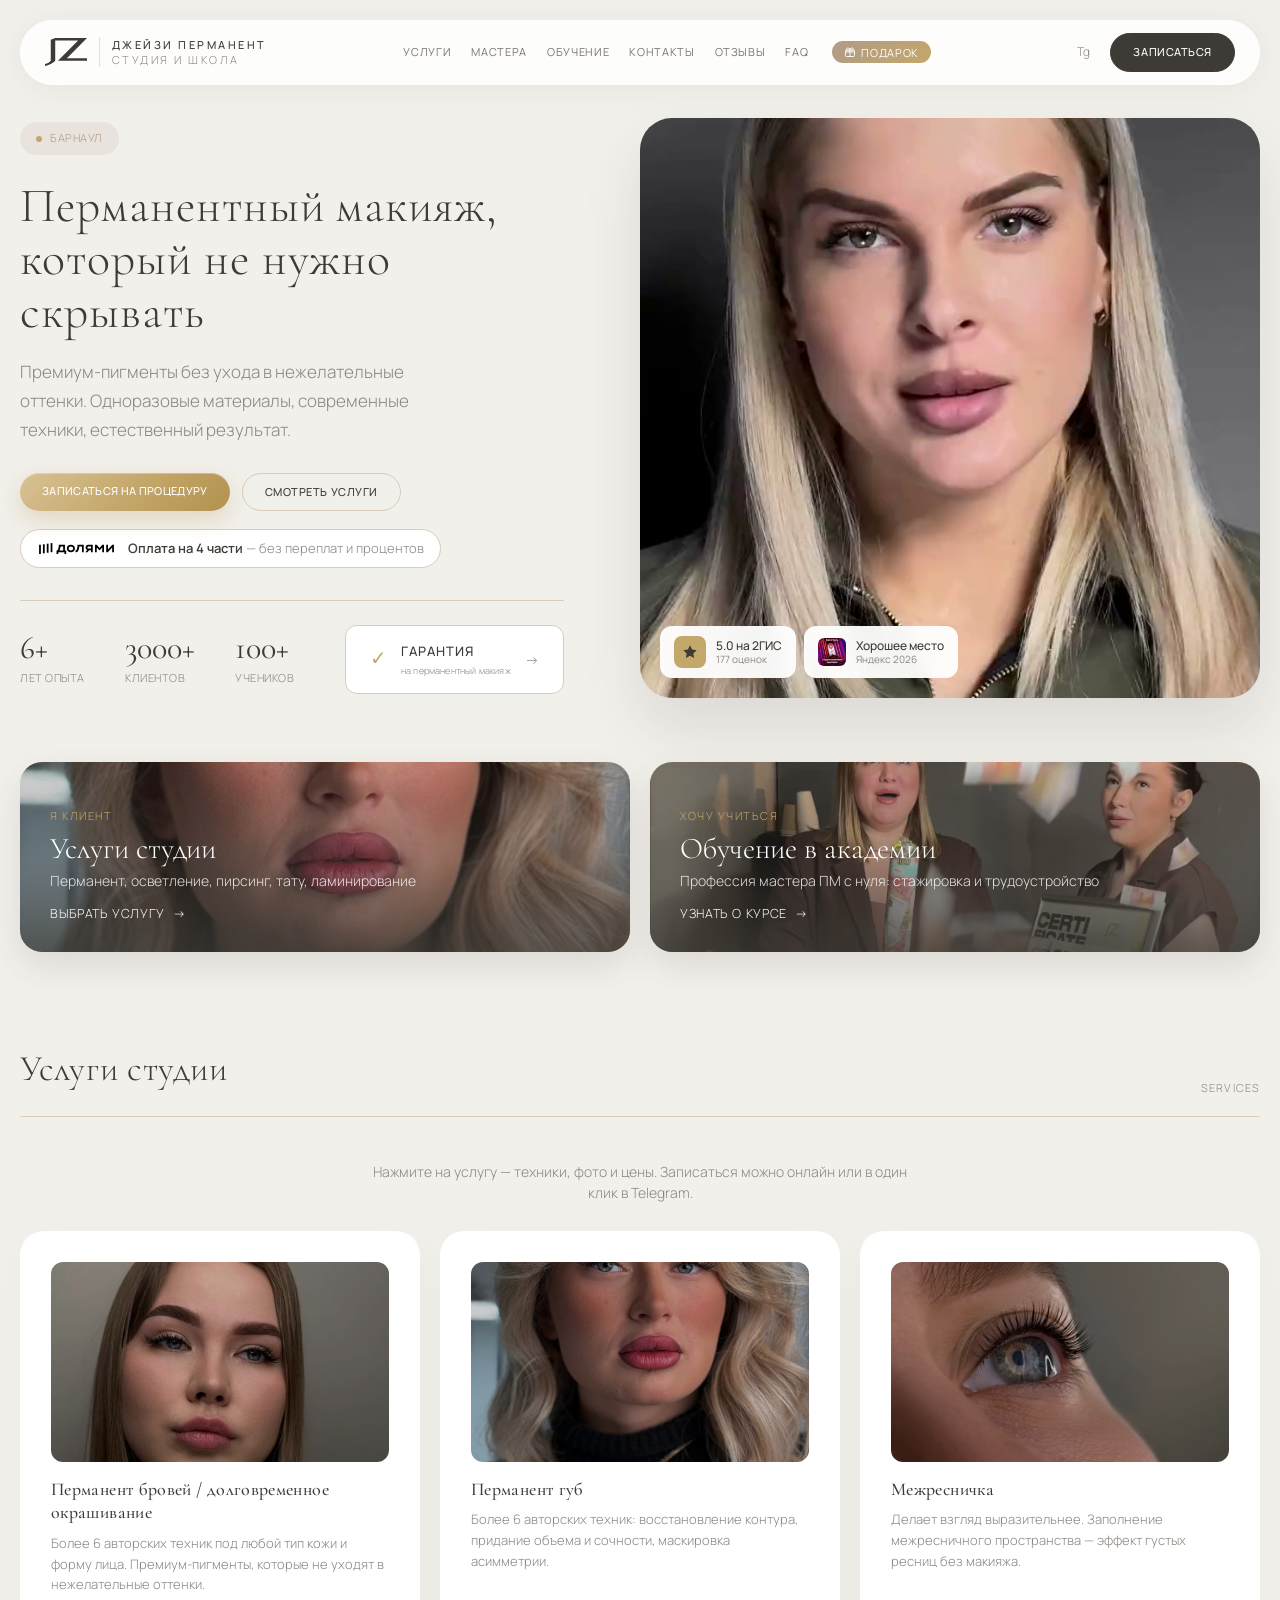
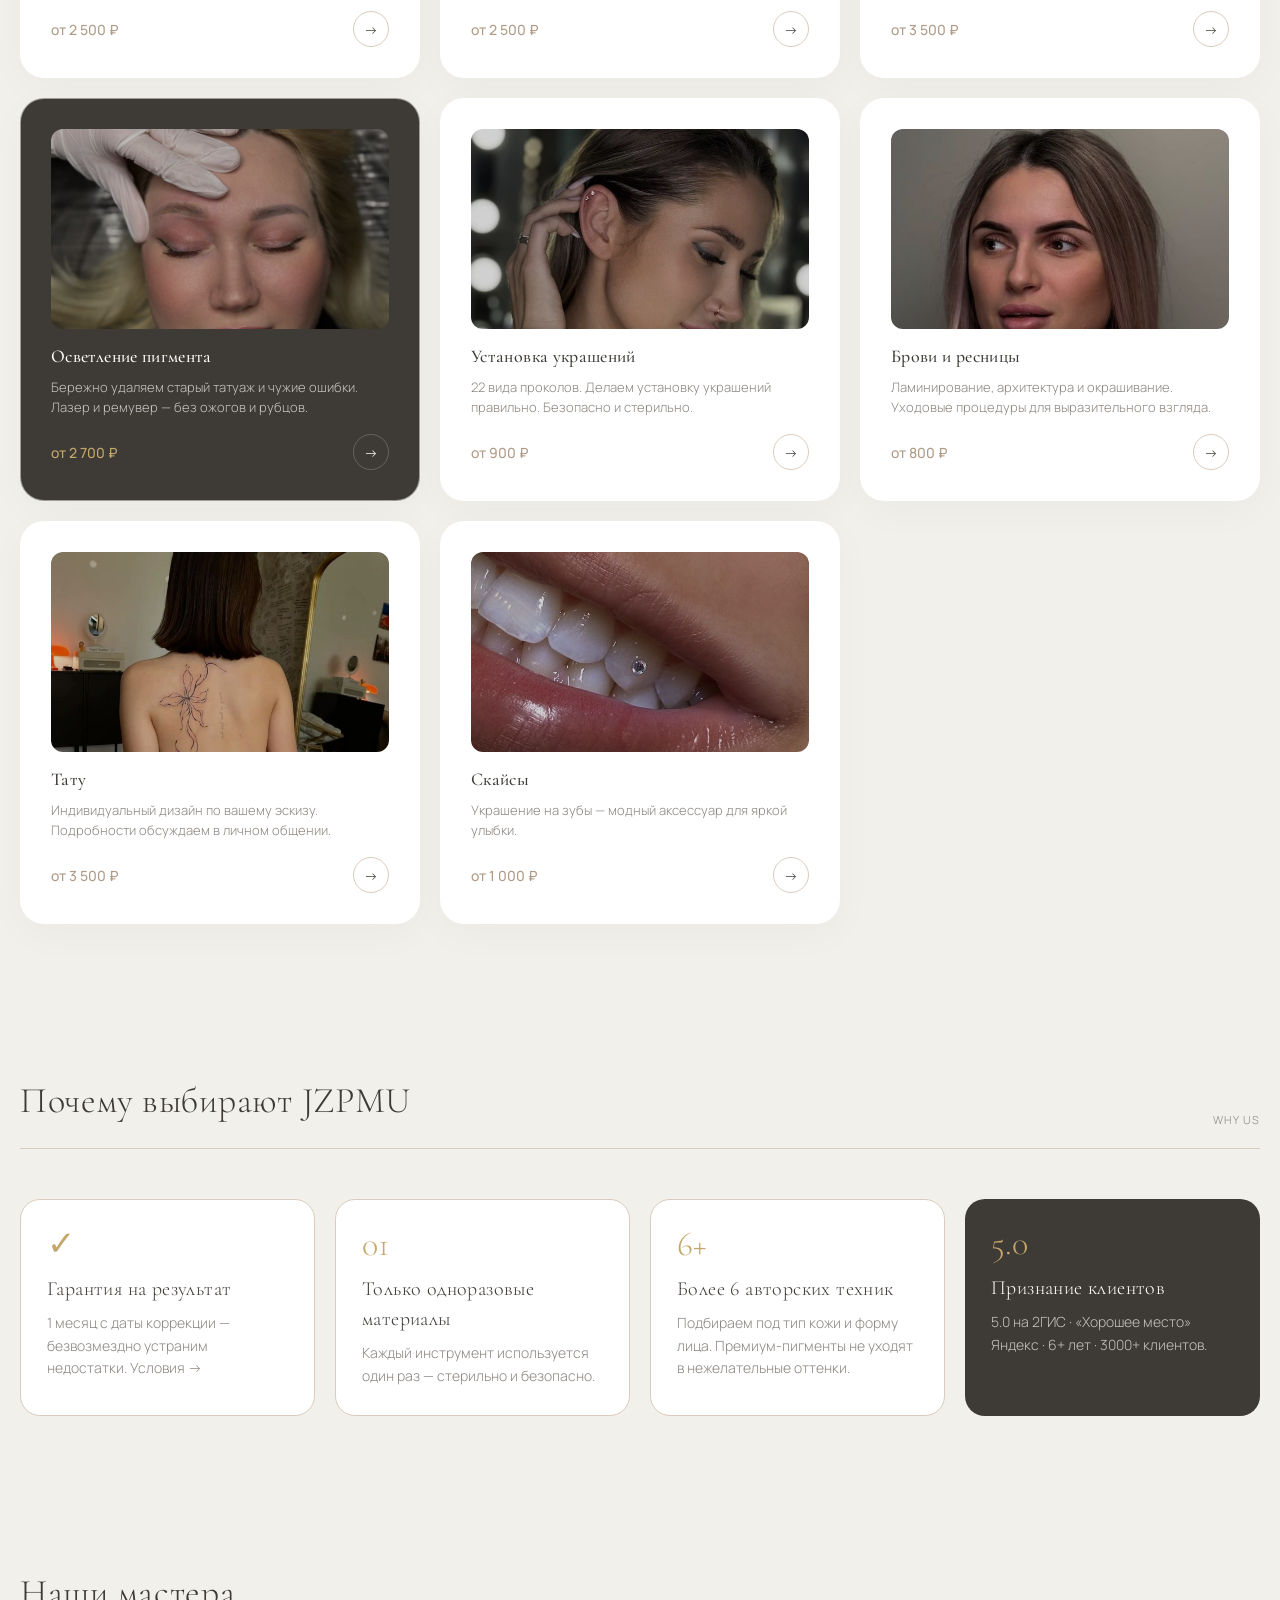
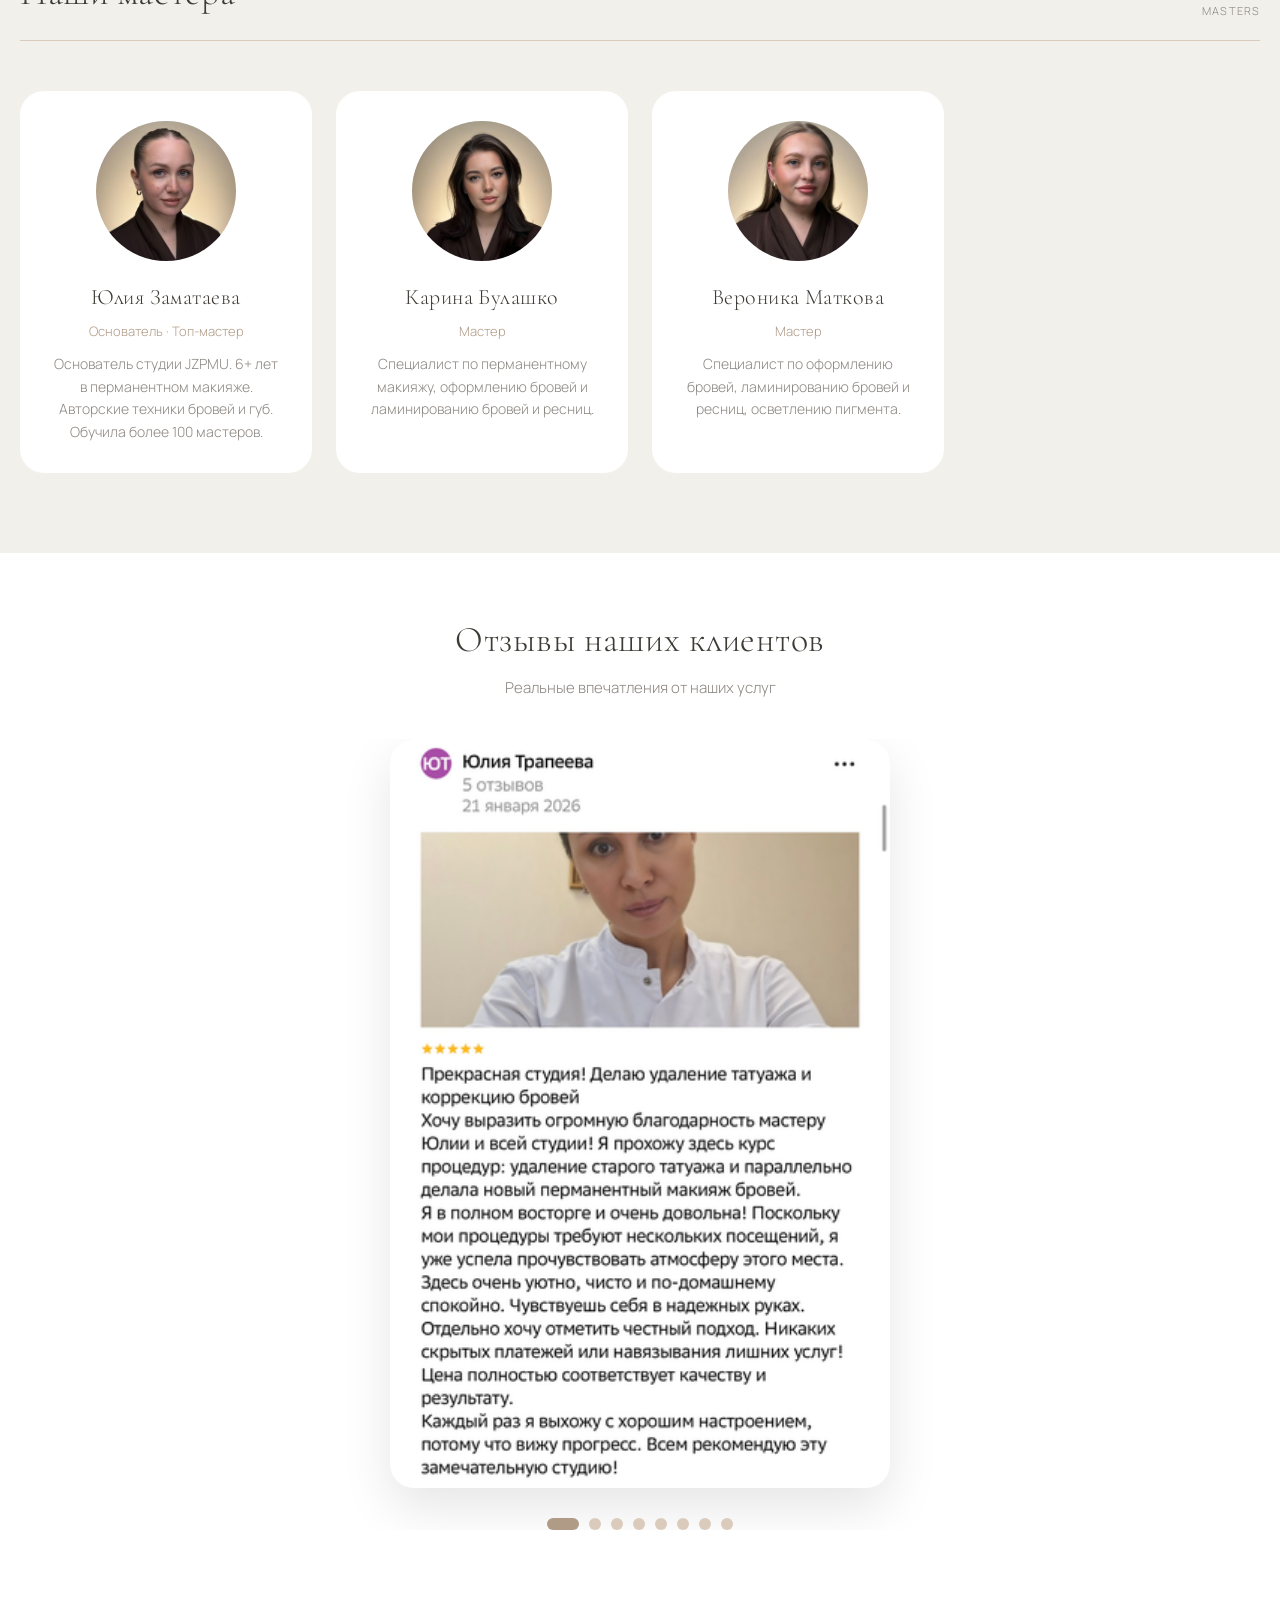
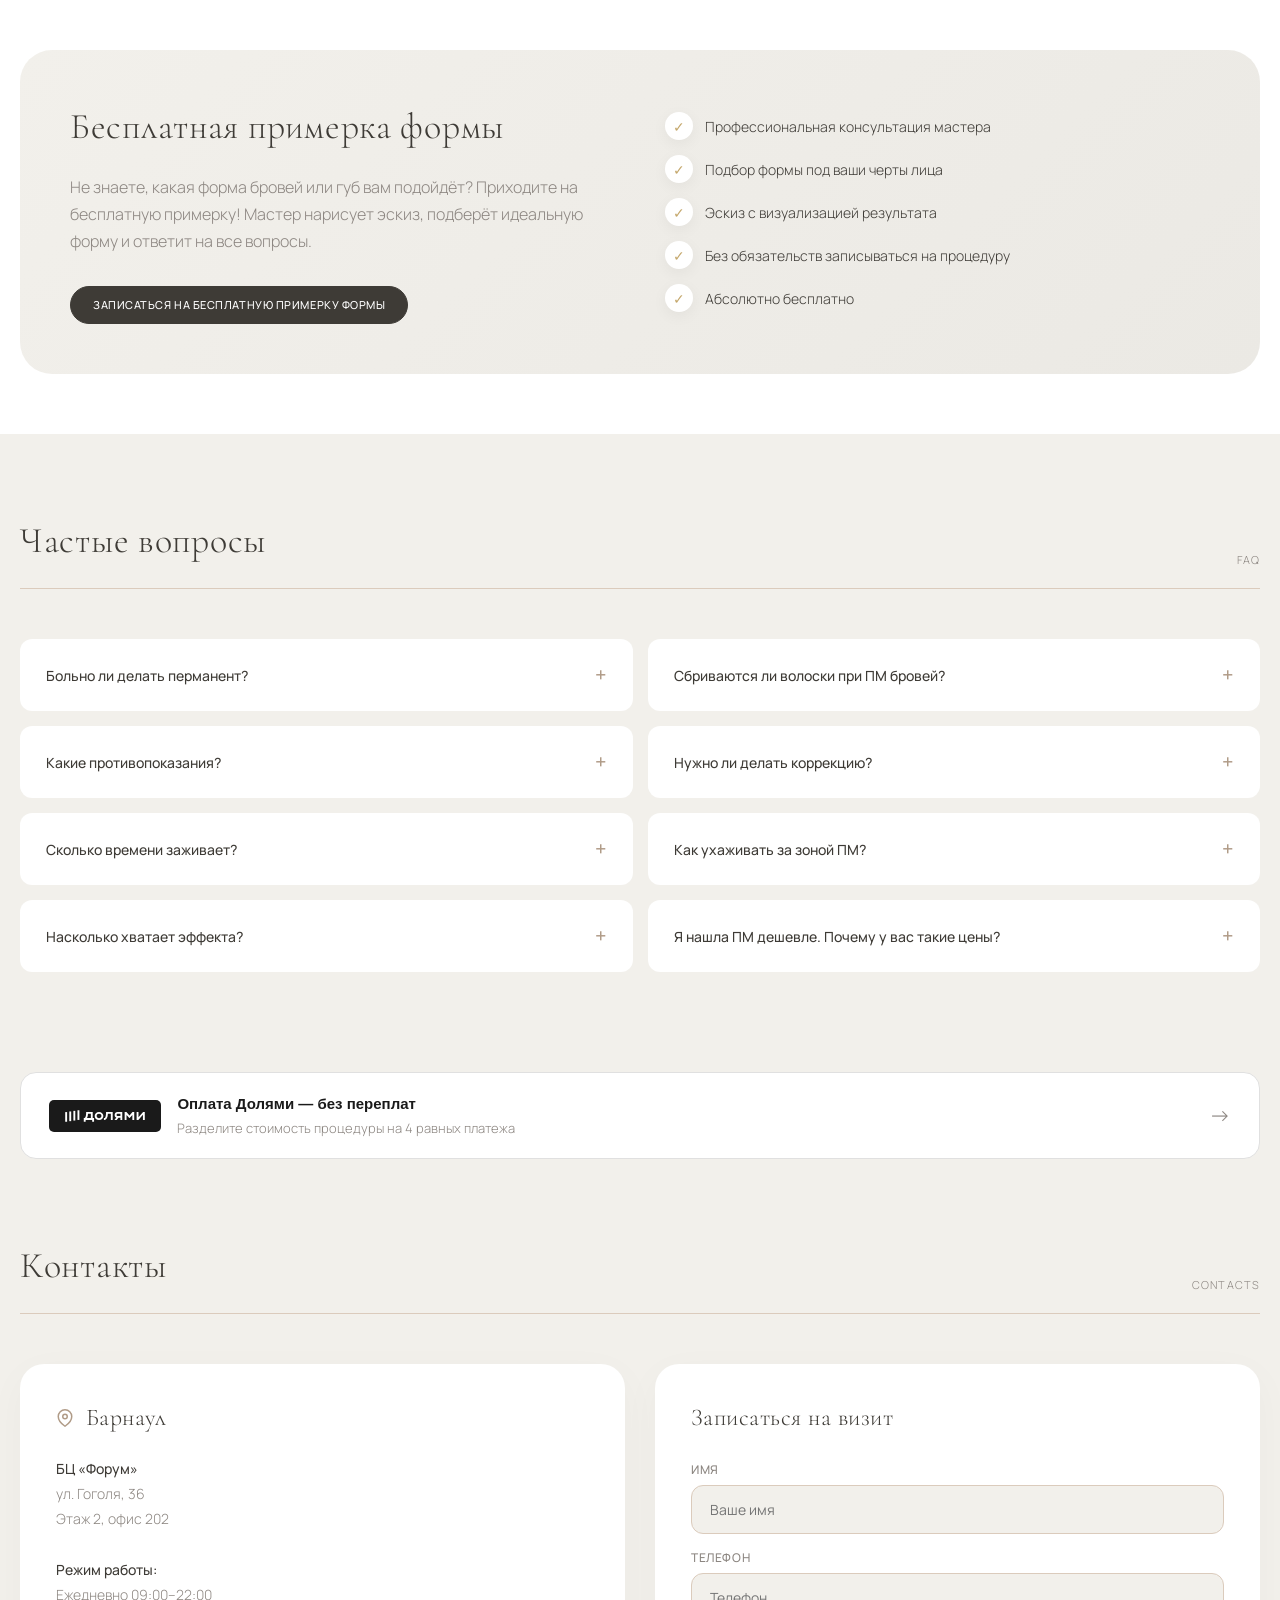
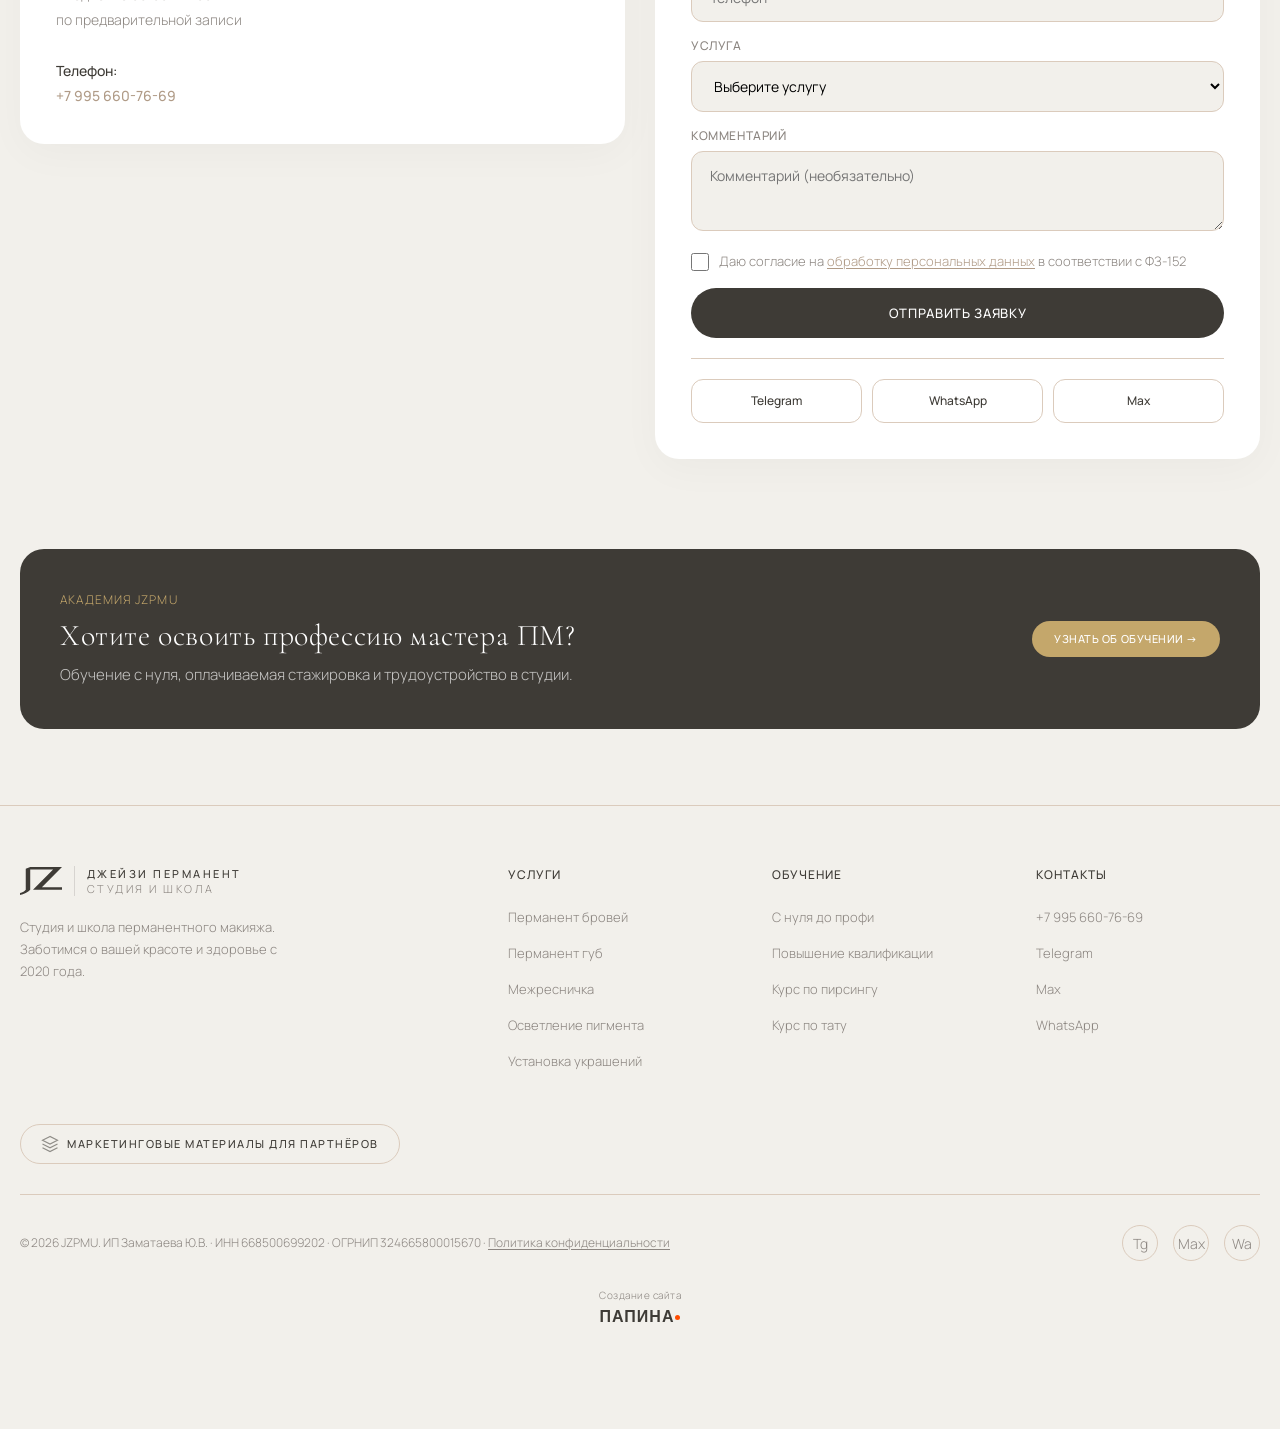
<file: index-variant-a.html>
<!DOCTYPE html>
<html lang="ru">
<head>
    <meta charset="UTF-8">
    <!-- Yandex.Metrika counter -->
    <script type="text/javascript">
        (function(m,e,t,r,i,k,a){
            m[i]=m[i]||function(){(m[i].a=m[i].a||[]).push(arguments)};
            m[i].l=1*new Date();
            for (var j = 0; j < document.scripts.length; j++) {if (document.scripts[j].src === r) { return; }}
            k=e.createElement(t),a=e.getElementsByTagName(t)[0],k.async=1,k.src=r,a.parentNode.insertBefore(k,a)
        })(window, document,'script','https://mc.yandex.ru/metrika/tag.js?id=108553725', 'ym');
        ym(108553725, 'init', {ssr:true, webvisor:true, clickmap:true, ecommerce:"dataLayer", referrer: document.referrer, url: location.href, accurateTrackBounce:true, trackLinks:true});
    </script>
    <noscript><div><img src="https://mc.yandex.ru/watch/108553725" style="position:absolute; left:-9999px;" alt="" /></div></noscript>
    <!-- /Yandex.Metrika counter -->
    <meta name="viewport" content="width=device-width, initial-scale=1.0">
    <title>JZPMU | Студия и школа перманентного макияжа в Барнауле</title>
    <meta name="description" content="Перманентный макияж бровей, губ, межресничка в Барнауле. Более 6 авторских техник, премиум-пигменты. Обучение мастеров ПМ с нуля. Студия Юлии Заматаевой.">
    <meta name="keywords" content="перманентный макияж Барнаул, ПМ брови, ПМ губы, межресничка, обучение перманентному макияжу, тату, пирсинг, скайсы">
    <link rel="canonical" href="https://jzpmu.ru/">
    <link rel="icon" href="./logo.png" type="image/png">

    <meta property="og:type" content="website">
    <meta property="og:title" content="JZPMU — Студия перманентного макияжа в Барнауле">
    <meta property="og:description" content="Более 6 авторских техник ПМ бровей и губ. Обучение мастеров с нуля. Премиум-пигменты, только одноразовые материалы.">
    <meta property="og:image" content="https://jzpmu.ru/photos/brows-new.jpg">
    <meta property="og:url" content="https://jzpmu.ru/">
    <meta property="og:locale" content="ru_RU">

    <meta name="twitter:card" content="summary_large_image">
    <meta name="twitter:title" content="JZPMU — Студия перманентного макияжа в Барнауле">
    <meta name="twitter:description" content="Более 6 авторских техник ПМ бровей и губ. Обучение мастеров с нуля.">
    <meta name="twitter:image" content="https://jzpmu.ru/photos/brows-new.jpg">

    <link rel="preconnect" href="https://fonts.googleapis.com">
    <link rel="preconnect" href="https://fonts.gstatic.com" crossorigin>
    <link href="https://fonts.googleapis.com/css2?family=Cormorant+Garamond:wght@300;400;500;600&family=Manrope:wght@300;400;500;600&display=swap" rel="stylesheet">
    
    <link rel="stylesheet" href="./style.css">

    <!-- PREVIEW OVERRIDES: премиальный первый экран. Только для index-preview.html -->
    <style>
    @media (min-width: 993px) {
        /* Плотнее первый экран: убираем 100vh и лишний воздух до услуг */
        .hero {
            min-height: auto;
            padding-top: 118px;
            padding-bottom: 34px;
        }
        .hero-layout { gap: 56px; align-items: center; }
        .hero h1 { font-size: 48px; margin-bottom: 20px; }
        .hero p { margin-bottom: 28px; }
        .hero-facts { margin-top: 32px; padding-top: 24px; gap: 40px; }
    }

    /* === Премиальная основная CTA: благородное золото + блик на ховере === */
    .hero-buttons .btn-pill.primary {
        position: relative;
        overflow: hidden;
        background: linear-gradient(135deg, #d8c294 0%, var(--accent-gold) 52%, #b3924f 100%);
        color: #fff;
        border: none;
        letter-spacing: 0.03em;
        box-shadow: 0 8px 22px rgba(196, 167, 107, 0.34), inset 0 1px 0 rgba(255,255,255,0.28);
        transition: transform .35s ease, box-shadow .35s ease;
    }
    .hero-buttons .btn-pill.primary::after {
        content: '';
        position: absolute; top: 0; left: -130%;
        width: 55%; height: 100%;
        background: linear-gradient(100deg, transparent, rgba(255,255,255,0.5), transparent);
        transform: skewX(-20deg);
        transition: left .6s ease;
        pointer-events: none;
    }
    .hero-buttons .btn-pill.primary:hover {
        transform: translateY(-2px);
        box-shadow: 0 14px 32px rgba(196, 167, 107, 0.46), inset 0 1px 0 rgba(255,255,255,0.32);
    }
    .hero-buttons .btn-pill.primary:hover::after { left: 140%; }
    .hero-buttons .btn-pill:not(.primary) {
        background: transparent;
        border: 1px solid var(--border-line);
        color: var(--text-main);
    }
    .hero-buttons .btn-pill:not(.primary):hover {
        border-color: var(--accent);
        color: var(--accent);
    }

    /* === ПОПУЛЯРНЫЕ УСЛУГИ — editorial-плитки с фото === */
    .quick-services { padding: 6px 0 10px; }
    .quick-services__head {
        display: flex; align-items: center; gap: 18px; margin-bottom: 18px;
    }
    .quick-services__label {
        font-size: 11px; text-transform: uppercase; letter-spacing: 0.18em;
        color: var(--text-muted); white-space: nowrap;
    }
    .quick-services__line { flex: 1; height: 1px; background: var(--border-line); }
    .quick-services__inner {
        display: grid; grid-template-columns: repeat(3, 1fr); gap: 18px;
    }
    .q-tile {
        position: relative; display: block; height: 170px;
        border-radius: 20px; overflow: hidden; text-decoration: none;
        box-shadow: 0 12px 30px rgba(62,59,54,0.10);
    }
    .q-tile__img {
        position: absolute; inset: 0; width: 100%; height: 100%;
        object-fit: cover; transform: scale(1.02);
        transition: transform .6s ease;
    }
    .q-tile::before {
        content: ''; position: absolute; inset: 0; z-index: 1;
        background: linear-gradient(180deg, rgba(62,59,54,0.04) 0%, rgba(62,59,54,0.16) 42%, rgba(62,59,54,0.76) 100%);
        transition: background .4s ease;
    }
    .q-tile:hover .q-tile__img { transform: scale(1.08); }
    .q-tile:hover::before {
        background: linear-gradient(180deg, rgba(62,59,54,0.04) 0%, rgba(62,59,54,0.2) 42%, rgba(62,59,54,0.83) 100%);
    }
    .q-tile__body {
        position: absolute; inset: 0; z-index: 2;
        display: flex; flex-direction: column; justify-content: flex-end;
        padding: 18px 20px; color: #fff;
    }
    .q-tile__name {
        font-family: 'Cormorant Garamond', serif; font-size: 25px; line-height: 1.05;
        font-weight: 500; text-shadow: 0 1px 10px rgba(0,0,0,0.25);
    }
    .q-tile__meta {
        display: flex; align-items: center; justify-content: space-between; margin-top: 10px;
    }
    .q-tile__price { font-size: 13px; letter-spacing: 0.02em; color: rgba(255,255,255,0.88); }
    .q-tile__arrow {
        width: 38px; height: 38px; border-radius: 50%;
        border: 1px solid rgba(255,255,255,0.5); background: rgba(255,255,255,0.14);
        -webkit-backdrop-filter: blur(4px); backdrop-filter: blur(4px);
        display: flex; align-items: center; justify-content: center;
        font-size: 15px; color: #fff;
        transition: background .3s ease, border-color .3s ease, transform .3s ease;
    }
    .q-tile:hover .q-tile__arrow {
        background: var(--accent-gold); border-color: var(--accent-gold); transform: translateX(3px);
    }
    @media (max-width: 992px) {
        .quick-services__inner { grid-template-columns: 1fr; gap: 12px; }
        .q-tile { height: 128px; }
    }

    /* === Долями-чип в hero === */
    .hero-dolyami {
        display: inline-flex; align-items: center; gap: 12px;
        margin-top: 18px; padding: 10px 16px;
        background: var(--bg-card); border: 1px solid var(--border-line);
        border-radius: 100px; cursor: pointer;
        transition: border-color .3s ease, transform .3s ease, box-shadow .3s ease;
    }
    .hero-dolyami:hover { border-color: var(--accent-gold); transform: translateY(-1px); box-shadow: 0 8px 20px rgba(196,167,107,.18); }
    .hero-dolyami__logo { height: 15px; display: block; }
    .hero-dolyami__txt { font-size: 13px; color: var(--text-main); line-height: 1.3; }
    .hero-dolyami__txt b { font-weight: 600; }
    .hero-dolyami__txt i { font-style: normal; color: var(--text-muted); }

    /* === Развилка: услуга / обучение === */
    .path-split { padding: 30px 0 10px; }
    .path-split__grid { display: grid; grid-template-columns: 1fr 1fr; gap: 20px; }
    .path-door {
        position: relative; overflow: hidden; border-radius: 22px; min-height: 190px;
        display: flex; flex-direction: column; justify-content: flex-end;
        padding: 28px 30px; text-decoration: none; color: #fff;
        box-shadow: 0 14px 34px rgba(62,59,54,.12);
    }
    .path-door__img { position: absolute; inset: 0; width: 100%; height: 100%; object-fit: cover; transition: transform .6s ease; }
    .path-door::before {
        content: ''; position: absolute; inset: 0; z-index: 1;
        background: linear-gradient(180deg, rgba(62,59,54,.18) 0%, rgba(62,59,54,.42) 50%, rgba(62,59,54,.82) 100%);
        transition: background .4s ease;
    }
    .path-door:hover .path-door__img { transform: scale(1.06); }
    .path-door:hover::before { background: linear-gradient(180deg, rgba(62,59,54,.2) 0%, rgba(62,59,54,.46) 50%, rgba(62,59,54,.86) 100%); }
    .path-door__body { position: relative; z-index: 2; }
    .path-door__eyebrow { font-size: 11px; text-transform: uppercase; letter-spacing: .14em; color: var(--accent-gold); margin-bottom: 8px; }
    .path-door__title { font-family: 'Cormorant Garamond', serif; font-size: 30px; line-height: 1.05; margin-bottom: 6px; }
    .path-door__sub { font-size: 14px; color: rgba(255,255,255,.85); line-height: 1.5; }
    .path-door__cta { display: inline-flex; align-items: center; gap: 8px; margin-top: 14px; font-size: 12.5px; text-transform: uppercase; letter-spacing: .05em; color: #fff; }
    .path-door__cta::after { content: '→'; transition: transform .3s ease; }
    .path-door:hover .path-door__cta::after { transform: translateX(4px); }
    @media (max-width: 992px) {
        .path-split__grid { grid-template-columns: 1fr; gap: 14px; }
        .path-door { min-height: 150px; }
    }
    </style>

    <script type="application/ld+json">
    {
      "@context": "https://schema.org",
      "@type": "BeautySalon",
      "name": "JZPMU — Студия перманентного макияжа",
      "description": "Перманентный макияж бровей, губ, межресничка, пирсинг, тату, скайсы в Барнауле. Обучение мастеров ПМ.",
      "url": "https://jzpmu.ru/",
      "image": "https://jzpmu.ru/photos/brows-new.jpg",
      "telephone": "+7-923-162-15-17",
      "address": {
        "@type": "PostalAddress",
        "streetAddress": "ул. Малахова, 148",
        "addressLocality": "Барнаул",
        "addressRegion": "Алтайский край",
        "addressCountry": "RU"
      },
      "geo": {
        "@type": "GeoCoordinates",
        "latitude": 53.3466,
        "longitude": 83.7691
      },
      "openingHoursSpecification": {
        "@type": "OpeningHoursSpecification",
        "dayOfWeek": ["Monday","Tuesday","Wednesday","Thursday","Friday","Saturday","Sunday"],
        "opens": "09:00",
        "closes": "21:00"
      },
      "priceRange": "₽₽",
      "hasOfferCatalog": {
        "@type": "OfferCatalog",
        "name": "Услуги",
        "itemListElement": [
          {"@type": "Offer", "itemOffered": {"@type": "Service", "name": "Перманент бровей", "description": "Более 6 авторских техник под любой тип кожи и форму лица"}},
          {"@type": "Offer", "itemOffered": {"@type": "Service", "name": "Перманент губ", "description": "Авторские техники перманентного макияжа губ"}},
          {"@type": "Offer", "itemOffered": {"@type": "Service", "name": "Межресничка", "description": "Перманентная прорисовка межресничного пространства"}},
          {"@type": "Offer", "itemOffered": {"@type": "Service", "name": "Тату", "description": "Мини-тату и художественные татуировки"}},
          {"@type": "Offer", "itemOffered": {"@type": "Service", "name": "Пирсинг", "description": "Профессиональный пирсинг"}},
          {"@type": "Offer", "itemOffered": {"@type": "Service", "name": "Скайсы", "description": "Украшения для зубов"}}
        ]
      }
    }
    </script>
</head>
<body>
    <a href="#main-content" class="skip-link">Перейти к содержимому</a>

    <!-- HEADER -->
    <header>
        <nav class="navbar">
            <div class="logo">
                <img src="./logo.svg" alt="Джейзи Перманент — Студия и школа" class="logo-mark">
                <!-- Десктоп: одна строка -->
                <div class="logo-text logo-text--desktop">Джейзи Перманент — Студия и школа</div>
                <!-- Мобайл: divider + две строки -->
                <div class="logo-divider"></div>
                <div class="logo-name-mobile">
                    <span class="logo-name__primary">Джейзи Перманент</span>
                    <span class="logo-name__secondary">Студия и школа</span>
                </div>
            </div>

            <div class="nav-menu">
                <a href="#services">Услуги</a>
                <a href="#masters">Мастера</a>
                <a href="academy-preview.html">Обучение</a>
                <a href="#contacts">Контакты</a>
                <a href="#reviews">Отзывы</a>
                <a href="#faq">FAQ</a>
                <a href="#fitting" class="nav-gift"><svg viewBox="0 0 24 24"><rect x="3" y="8" width="18" height="13" rx="2"/><path d="M12 8v13"/><path d="M3 12h18"/><path d="M12 8a4 4 0 00-4-4c-1.5 0-3 1-3 3s2 3 4 3"/><path d="M12 8a4 4 0 014-4c1.5 0 3 1 3 3s-2 3-4 3"/></svg>Подарок</a>
            </div>

            <div class="nav-buttons">
                <a href="https://t.me/jzpmu" class="btn-icon nav-tg" target="_blank">Tg</a>
                <a href="https://dkd.su/1000288" class="btn-pill primary nav-book" target="_blank">Записаться</a>
                <button class="mobile-menu-btn" id="mobileMenuBtn">
                    <span></span>
                    <span></span>
                    <span></span>
                </button>
            </div>
        </nav>
    </header>

    <main id="main-content">

    <!-- STICKY-БАР (мобайл) -->
    <div class="sticky-bar" id="sticky-bar" aria-hidden="true">
        <div class="sticky-bar__inner">
            <a href="https://t.me/jzpmu" class="sticky-tg" target="_blank" rel="noopener" aria-label="Написать в Telegram">
                <div class="sticky-tg__circle">
                    <svg viewBox="0 0 24 24" fill="currentColor" aria-hidden="true">
                        <path d="M12 0C5.373 0 0 5.373 0 12s5.373 12 12 12 12-5.373 12-12S18.627 0 12 0zm5.562 8.248l-2.04 9.613c-.15.674-.544.838-1.103.52l-3.04-2.24-1.467 1.412c-.162.162-.298.298-.612.298l.218-3.092 5.632-5.09c.245-.218-.054-.338-.38-.12L7.24 14.48l-3.01-.94c-.654-.204-.667-.654.137-.97l11.73-4.524c.544-.196 1.02.12.844.97z"/>
                    </svg>
                </div>
                <div class="sticky-tg__text">
                    <span class="sticky-tg__label">Telegram</span>
                    <span class="sticky-tg__sub">Написать нам</span>
                </div>
            </a>
            <a href="https://dkd.su/1000288" class="sticky-btn-book" target="_blank">Записаться</a>
        </div>
    </div>

    <!-- МОБИЛЬНОЕ МЕНЮ -->
    <div class="mobile-menu-overlay" id="mobileMenuOverlay"></div>
    <div class="mobile-menu-panel" id="mobileMenuPanel">
        <button class="mobile-menu-close" id="mobileMenuClose">×</button>
        <nav>
            <a href="#services">Услуги</a>
            <a href="#masters">Мастера</a>
            <a href="academy-preview.html">Обучение</a>
            <a href="#contacts">Контакты</a>
            <a href="#reviews">Отзывы</a>
            <a href="#faq">FAQ</a>
            <a href="#fitting" class="mobile-gift-link">Подарок</a>
            <a href="https://t.me/jzpmu" target="_blank">Telegram</a>
        </nav>
    </div>

    <!-- КНОПКА НАВЕРХ -->
    <button class="back-to-top" id="backToTop" aria-label="Наверх">↑</button>

    <!-- HERO -->
    <section class="hero">
        <div class="container">
            <div class="hero-layout">
                <div class="hero-content">
                    <div class="hero-badge">Барнаул</div>
                    <h1>Перманентный макияж, который не нужно скрывать</h1>
                    <p>Премиум-пигменты без ухода в нежелательные оттенки. Одноразовые материалы, современные техники, естественный результат.</p>

                    <div class="hero-buttons">
                        <a href="https://dkd.su/1000288" class="btn-pill primary" target="_blank">Записаться на процедуру</a>
                        <a href="#services" class="btn-pill">Смотреть услуги</a>
                    </div>

                    <div class="hero-dolyami" onclick="openDolyamiModal('Перманентный макияж', 12500)" role="button" tabindex="0" aria-label="Оплата Долями — на 4 части без переплат">
                        <img class="hero-dolyami__logo" src="./photos/dolyami-logo-black.svg" alt="Долями">
                        <span class="hero-dolyami__txt"><b>Оплата на 4 части</b> <i>— без переплат и процентов</i></span>
                    </div>

                    <div class="hero-facts">
                        <div class="hero-fact">
                            <div class="hero-fact-number">6+</div>
                            <div class="hero-fact-label">Лет опыта</div>
                        </div>
                        <div class="hero-fact">
                            <div class="hero-fact-number">3000+</div>
                            <div class="hero-fact-label">Клиентов</div>
                        </div>
                        <div class="hero-fact">
                            <div class="hero-fact-number">100+</div>
                            <div class="hero-fact-label">Учеников</div>
                        </div>
                        <div class="hero-fact hero-fact--warranty" onclick="openModal('warranty')">
                            <div class="hero-fact-number">✓</div>
                            <div class="hero-fact-warranty-text">
                                <div class="hero-fact-label">Гарантия</div>
                                <div class="hero-fact-sub">на перманентный макияж</div>
                            </div>
                            <div class="hero-fact-arrow">→</div>
                        </div>
                    </div>
                </div>

                <div class="hero-img-container">
                    <video class="hero-img" autoplay muted loop playsinline poster="./photos/hero-poster.jpg" preload="metadata" style="object-fit: cover;">
                        <source src="./photos/hero-video.mp4" type="video/mp4">
                    </video>
                    <div class="hero-img-badges">
                        <div class="hero-img-badge">
                            <div class="hero-img-badge-icon"><svg width="16" height="16" viewBox="0 0 24 24" fill="currentColor" stroke="none"><path d="M12 2l3.09 6.26L22 9.27l-5 4.87 1.18 6.88L12 17.77l-6.18 3.25L7 14.14 2 9.27l6.91-1.01L12 2z"/></svg></div>
                            <div class="hero-img-badge-text">
                                5.0 на 2ГИС
                                <span>177 оценок</span>
                            </div>
                        </div>
                        <a href="https://yandex.ru/maps" target="_blank" rel="noopener" class="hero-img-badge hero-img-badge--yandex">
                            <img src="./photos/good-place-badge.jpg" alt="Яндекс Карты — Хорошее место 2026" width="28" height="28" style="border-radius: 6px;">
                            <div class="hero-img-badge-text">
                                Хорошее место
                                <span>Яндекс 2026</span>
                            </div>
                        </a>
                    </div>
                </div>
            </div>
        </div>
    </section>

    <!-- РАЗВИЛКА: услуга / обучение -->
    <section class="path-split">
        <div class="container">
            <div class="path-split__grid">
                <a href="#services" class="path-door">
                    <img class="path-door__img" src="./photos/lips-new.jpg" alt="Услуги студии" style="object-position: center 55%;">
                    <div class="path-door__body">
                        <div class="path-door__eyebrow">Я клиент</div>
                        <div class="path-door__title">Услуги студии</div>
                        <div class="path-door__sub">Перманент, осветление, пирсинг, тату, ламинирование</div>
                        <span class="path-door__cta">Выбрать услугу</span>
                    </div>
                </a>
                <a href="academy-preview.html" class="path-door">
                    <img class="path-door__img" src="./photos/academy-poster.jpg" alt="Обучение в академии" style="object-position: center 30%;">
                    <div class="path-door__body">
                        <div class="path-door__eyebrow">Хочу учиться</div>
                        <div class="path-door__title">Обучение в академии</div>
                        <div class="path-door__sub">Профессия мастера ПМ с нуля: стажировка и трудоустройство</div>
                        <span class="path-door__cta">Узнать о курсе</span>
                    </div>
                </a>
            </div>
        </div>
    </section>

    <!-- УСЛУГИ -->
    <section id="services">
        <div class="container">
            <div class="section-header">
                <h2>Услуги студии</h2>
                <span>Services</span>
            </div>
            <p style="text-align:center;color:var(--text-muted);font-size:14px;margin:-6px auto 28px;max-width:540px;">Нажмите на услугу — техники, фото и цены. Записаться можно онлайн или в один клик в Telegram.</p>

            <div class="services-grid">

                <div class="card" onclick="openModal('brows')">
                    <img loading="lazy" class="card-img" src="./photos/brows-new.jpg" width="380" height="200" alt="Перманент бровей / долговременное окрашивание" style="object-position: center 28%;">
                    <h3>Перманент бровей / долговременное окрашивание</h3>
                    <p>Более 6 авторских техник под любой тип кожи и форму лица. Премиум-пигменты, которые не уходят в нежелательные оттенки.</p>
                    <div class="card-bottom">
                        <div class="card-price">от 2 500 ₽</div>
                        <div class="card-arrow">→</div>
                    </div>
                </div>

                <div class="card" onclick="openModal('lips')">
                    <img loading="lazy" class="card-img" src="./photos/lips-new.jpg" width="380" height="200" alt="Перманент губ" style="object-position: center 62%;">
                    <h3>Перманент губ</h3>
                    <p>Более 6 авторских техник: восстановление контура, придание объема и сочности, маскировка асимметрии.</p>
                    <div class="card-bottom">
                        <div class="card-price">от 2 500 ₽</div>
                        <div class="card-arrow">→</div>
                    </div>
                </div>

                <div class="card" onclick="openModal('eyes')">
                    <img loading="lazy" class="card-img" src="./photos/eyes-mezhresn.jpg" width="380" height="200" alt="Межресничка" style="object-position: center center; object-fit: cover;">
                    <h3>Межресничка</h3>
                    <p>Делает взгляд выразительнее. Заполнение межресничного пространства — эффект густых ресниц без макияжа.</p>
                    <div class="card-bottom">
                        <div class="card-price">от 3 500 ₽</div>
                        <div class="card-arrow">→</div>
                    </div>
                </div>

                <div class="card accent" onclick="openModal('removal')">
                    <img loading="lazy" class="card-img" src="./photos/removal-new.jpg" width="380" height="200" alt="Осветление пигмента" style="object-position: center 40%;">
                    <h3>Осветление пигмента</h3>
                    <p>Бережно удаляем старый татуаж и чужие ошибки. Лазер и ремувер — без ожогов и рубцов.</p>
                    <div class="card-bottom">
                        <div class="card-price" style="color: var(--accent-gold);">от 2 700 ₽</div>
                        <div class="card-arrow" style="border-color: rgba(255,255,255,0.2);">→</div>
                    </div>
                </div>

                <div class="card" onclick="openModal('piercing')">
                    <img loading="lazy" class="card-img" src="./photos/piercing-new.jpg" width="380" height="200" alt="Установка украшений" style="object-position: center 22%;">
                    <h3>Установка украшений</h3>
                    <p>22 вида проколов. Делаем установку украшений правильно. Безопасно и стерильно.</p>
                    <div class="card-bottom">
                        <div class="card-price">от 900 ₽</div>
                        <div class="card-arrow">→</div>
                    </div>
                </div>

                <div class="card" onclick="openModal('lami')">
                    <img loading="lazy" class="card-img" src="./photos/lami-new.jpg" width="380" height="200" alt="Брови и ресницы" style="object-position: center 28%;">
                    <h3>Брови и ресницы</h3>
                    <p>Ламинирование, архитектура и окрашивание. Уходовые процедуры для выразительного взгляда.</p>
                    <div class="card-bottom">
                        <div class="card-price">от 800 ₽</div>
                        <div class="card-arrow">→</div>
                    </div>
                </div>

                <div class="card" onclick="openModal('tattoo')">
                    <img loading="lazy" class="card-img" src="./photos/tattoo-new.jpg" width="380" height="200" alt="Тату" style="object-position: center 30%;">
                    <h3>Тату</h3>
                    <p>Индивидуальный дизайн по вашему эскизу. Подробности обсуждаем в личном общении.</p>
                    <div class="card-bottom">
                        <div class="card-price">от 3 500 ₽</div>
                        <div class="card-arrow">→</div>
                    </div>
                </div>

                <div class="card" onclick="openModal('skyce')">
                    <img loading="lazy" class="card-img" src="./photos/skyce-new.jpg" width="380" height="200" alt="Скайсы" style="object-position: center;">
                    <h3>Скайсы</h3>
                    <p>Украшение на зубы — модный аксессуар для яркой улыбки.</p>
                    <div class="card-bottom">
                        <div class="card-price">от 1 000 ₽</div>
                        <div class="card-arrow">→</div>
                    </div>
                </div>

            </div>
        </div>
    </section>

        <!-- ПОЧЕМУ JZPMU (доверие) -->
    <section id="why" style="padding: 70px 0;">
        <div class="container">
            <div class="section-header">
                <h2>Почему выбирают JZPMU</h2>
                <span>Why us</span>
            </div>
            <div style="display:grid;grid-template-columns:repeat(auto-fit,minmax(220px,1fr));gap:20px;">
                <div onclick="openModal('warranty')" style="cursor:pointer;background:var(--bg-card);border:1px solid var(--border-line);border-radius:20px;padding:28px 26px;">
                    <div style="font-family:'Cormorant Garamond',serif;font-size:34px;color:var(--accent-gold);line-height:1;margin-bottom:12px;">✓</div>
                    <h3 style="font-size:20px;margin-bottom:8px;">Гарантия на результат</h3>
                    <p style="color:var(--text-muted);font-size:14px;line-height:1.6;">1 месяц с даты коррекции — безвозмездно устраним недостатки. Условия →</p>
                </div>
                <div style="background:var(--bg-card);border:1px solid var(--border-line);border-radius:20px;padding:28px 26px;">
                    <div style="font-family:'Cormorant Garamond',serif;font-size:34px;color:var(--accent-gold);line-height:1;margin-bottom:12px;">01</div>
                    <h3 style="font-size:20px;margin-bottom:8px;">Только одноразовые материалы</h3>
                    <p style="color:var(--text-muted);font-size:14px;line-height:1.6;">Каждый инструмент используется один раз — стерильно и безопасно.</p>
                </div>
                <div style="background:var(--bg-card);border:1px solid var(--border-line);border-radius:20px;padding:28px 26px;">
                    <div style="font-family:'Cormorant Garamond',serif;font-size:34px;color:var(--accent-gold);line-height:1;margin-bottom:12px;">6+</div>
                    <h3 style="font-size:20px;margin-bottom:8px;">Более 6 авторских техник</h3>
                    <p style="color:var(--text-muted);font-size:14px;line-height:1.6;">Подбираем под тип кожи и форму лица. Премиум-пигменты не уходят в нежелательные оттенки.</p>
                </div>
                <div style="background:var(--bg-dark);border-radius:20px;padding:28px 26px;">
                    <div style="font-family:'Cormorant Garamond',serif;font-size:34px;color:var(--accent-gold);line-height:1;margin-bottom:12px;">5.0</div>
                    <h3 style="font-size:20px;margin-bottom:8px;color:#fff;">Признание клиентов</h3>
                    <p style="color:rgba(255,255,255,.7);font-size:14px;line-height:1.6;">5.0 на 2ГИС · «Хорошее место» Яндекс · 6+ лет · 3000+ клиентов.</p>
                </div>
            </div>
        </div>
    </section>

<!-- МАСТЕРА -->
    <section id="masters" style="padding: 80px 0;">
        <div class="container">
            <div class="section-header">
                <h2>Наши мастера</h2>
                <span>Masters</span>
            </div>

            <div style="display: grid; grid-template-columns: repeat(auto-fill, minmax(280px, 1fr)); gap: 24px;">
                <div style="background: var(--bg-card); border-radius: var(--radius-box); padding: 30px; text-align: center;">
                    <img src="./photos/master-yulia.jpg" alt="Юлия Заматаева" loading="lazy" style="width: 140px; height: 140px; border-radius: 50%; object-fit: cover; margin: 0 auto 20px; display: block;">
                    <h3 style="font-size: 22px; margin-bottom: 8px;">Юлия Заматаева</h3>
                    <p style="color: var(--accent); font-size: 13px; margin-bottom: 12px;">Основатель · Топ-мастер</p>
                    <p style="color: var(--text-muted); font-size: 14px; line-height: 1.6;">Основатель студии JZPMU. 6+ лет в перманентном макияже. Авторские техники бровей и губ. Обучила более 100 мастеров.</p>
                </div>
                <div style="background: var(--bg-card); border-radius: var(--radius-box); padding: 30px; text-align: center;">
                    <img src="./photos/master-karina.jpg" alt="Карина Булашко" loading="lazy" style="width: 140px; height: 140px; border-radius: 50%; object-fit: cover; margin: 0 auto 20px; display: block;">
                    <h3 style="font-size: 22px; margin-bottom: 8px;">Карина Булашко</h3>
                    <p style="color: var(--accent); font-size: 13px; margin-bottom: 12px;">Мастер</p>
                    <p style="color: var(--text-muted); font-size: 14px; line-height: 1.6;">Специалист по перманентному макияжу, оформлению бровей и ламинированию бровей и ресниц.</p>
                </div>
                <div style="background: var(--bg-card); border-radius: var(--radius-box); padding: 30px; text-align: center;">
                    <img src="./photos/master-veronika.jpg" alt="Вероника Маткова" loading="lazy" style="width: 140px; height: 140px; border-radius: 50%; object-fit: cover; margin: 0 auto 20px; display: block;">
                    <h3 style="font-size: 22px; margin-bottom: 8px;">Вероника Маткова</h3>
                    <p style="color: var(--accent); font-size: 13px; margin-bottom: 12px;">Мастер</p>
                    <p style="color: var(--text-muted); font-size: 14px; line-height: 1.6;">Специалист по оформлению бровей, ламинированию бровей и ресниц, осветлению пигмента.</p>
                </div>
            </div>
        </div>
    </section>

    <!-- ОТЗЫВЫ -->
    <section class="reviews-section" id="reviews">
        <div class="container">
            <div class="reviews-header">
                <h2>Отзывы наших клиентов</h2>
                <p>Реальные впечатления от наших услуг</p>
            </div>

            <div class="reviews-slider">
                <div class="reviews-track" id="reviewsTrack">
                    <div class="review-slide">
                        <img loading="lazy" src="./photos/client-01.png" width="335" height="500" alt="Отзыв клиента" class="review-image">
                    </div>
                    <div class="review-slide">
                        <img loading="lazy" src="./photos/client-02.png" width="335" height="500" alt="Отзыв клиента" class="review-image">
                    </div>
                    <div class="review-slide">
                        <img loading="lazy" src="./photos/client-03.png" width="335" height="500" alt="Отзыв клиента" class="review-image">
                    </div>
                    <div class="review-slide">
                        <img loading="lazy" src="./photos/client-04.png" width="335" height="500" alt="Отзыв клиента" class="review-image">
                    </div>
                    <div class="review-slide">
                        <img loading="lazy" src="./photos/client-05.png" width="335" height="500" alt="Отзыв клиента" class="review-image">
                    </div>
                    <div class="review-slide">
                        <img loading="lazy" src="./photos/client-06.png" width="335" height="500" alt="Отзыв клиента" class="review-image">
                    </div>
                    <div class="review-slide">
                        <img loading="lazy" src="./photos/client-07.png" width="335" height="500" alt="Отзыв клиента" class="review-image">
                    </div>
                    <div class="review-slide">
                        <img loading="lazy" src="./photos/client-08.png" width="335" height="500" alt="Отзыв клиента" class="review-image">
                    </div>
                </div>

                <div class="review-dots">
                    <span class="review-dot active" data-slide="0"></span>
                    <span class="review-dot" data-slide="1"></span>
                    <span class="review-dot" data-slide="2"></span>
                    <span class="review-dot" data-slide="3"></span>
                    <span class="review-dot" data-slide="4"></span>
                    <span class="review-dot" data-slide="5"></span>
                    <span class="review-dot" data-slide="6"></span>
                    <span class="review-dot" data-slide="7"></span>
                </div>
            </div>
        </div>
    </section>

    <!-- БЕСПЛАТНАЯ ПРИМЕРКА ФОРМЫ -->
    <section class="fitting-section" id="fitting">
        <div class="container">
            <div class="fitting-card">
                <div class="fitting-content">
                    <h2>Бесплатная примерка формы</h2>
                    <p>Не знаете, какая форма бровей или губ вам подойдёт? Приходите на бесплатную примерку! Мастер нарисует эскиз, подберёт идеальную форму и ответит на все вопросы.</p>
                    
                    <a href="https://dkd.su/1000288" class="btn-pill primary" style="display: inline-flex;" target="_blank">Записаться на бесплатную примерку формы</a>
                </div>

                <div class="fitting-features">
                    <div class="fitting-feature">Профессиональная консультация мастера</div>
                    <div class="fitting-feature">Подбор формы под ваши черты лица</div>
                    <div class="fitting-feature">Эскиз с визуализацией результата</div>
                    <div class="fitting-feature">Без обязательств записываться на процедуру</div>
                    <div class="fitting-feature">Абсолютно бесплатно</div>
                </div>
            </div>
        </div>
    </section>

    <!-- FAQ -->
    <section id="faq">
        <div class="container">
            <div class="section-header">
                <h2>Частые вопросы</h2>
                <span>FAQ</span>
            </div>

            <div class="faq-grid">
                
                <div class="faq-item">
                    <div class="faq-question" onclick="toggleFaq(this)">Больно ли делать перманент?</div>
                    <div class="faq-answer">
                        <div class="faq-answer-content">Мы используем качественную анестезию, которая делает процедуру комфортной. Ощущения индивидуальны — большинство клиентов описывают их как лёгкое покалывание. Зона губ чуть чувствительнее, чем брови.</div>
                    </div>
                </div>

                <div class="faq-item">
                    <div class="faq-question" onclick="toggleFaq(this)">Сбриваются ли волоски при ПМ бровей?</div>
                    <div class="faq-answer">
                        <div class="faq-answer-content">Нет, мы работаем между волосками, не затрагивая их. Ваши натуральные брови остаются нетронутыми, а перманент создаёт красивый фон.</div>
                    </div>
                </div>

                <div class="faq-item">
                    <div class="faq-question" onclick="toggleFaq(this)">Какие противопоказания?</div>
                    <div class="faq-answer">
                        <div class="faq-answer-content">Беременность, кормление грудью, сахарный диабет, онкология, кожные заболевания в зоне процедуры, герпес в активной фазе, приём антикоагулянтов. Полный список обсуждаем на консультации.</div>
                    </div>
                </div>

                <div class="faq-item">
                    <div class="faq-question" onclick="toggleFaq(this)">Нужно ли делать коррекцию?</div>
                    <div class="faq-answer">
                        <div class="faq-answer-content">Да, коррекция через 4-6 недель входит в процесс. Она нужна для закрепления результата — кожа по-разному принимает пигмент, и коррекция позволяет довести работу до идеала.</div>
                    </div>
                </div>

                <div class="faq-item">
                    <div class="faq-question" onclick="toggleFaq(this)">Сколько времени заживает?</div>
                    <div class="faq-answer">
                        <div class="faq-answer-content">Активное заживление — 5-7 дней (образование и отхождение корочек). Полное восстановление цвета — до 4 недель. Выдаём подробную памятку по уходу.</div>
                    </div>
                </div>

                <div class="faq-item">
                    <div class="faq-question" onclick="toggleFaq(this)">Как ухаживать за зоной ПМ?</div>
                    <div class="faq-answer">
                        <div class="faq-answer-content">Первые дни: не мочить, не распаривать, не трогать руками, обрабатывать заживляющим средством. Подробную инструкцию выдаём после процедуры и остаёмся на связи.</div>
                    </div>
                </div>

                <div class="faq-item">
                    <div class="faq-question" onclick="toggleFaq(this)">Насколько хватает эффекта?</div>
                    <div class="faq-answer">
                        <div class="faq-answer-content">От 1 до 3 лет в зависимости от типа кожи, образа жизни и ухода. Жирная кожа держит пигмент меньше, сухая — дольше. Рефреш раз в 1-2 года поддержит яркость.</div>
                    </div>
                </div>

                <div class="faq-item">
                    <div class="faq-question" onclick="toggleFaq(this)">Я нашла ПМ дешевле. Почему у вас такие цены?</div>
                    <div class="faq-answer">
                        <div class="faq-answer-content">Мы используем премиум-пигменты, которые гарантированно не уходят в синий, красный или серый. Только одноразовые материалы. 7+ лет опыта и постоянное обучение. Цена — это инвестиция в результат на годы.</div>
                    </div>
                </div>

            </div>
        </div>
    </section>

<!-- ДОЛЯМИ ПРОМО -->
    <div class="container" style="padding-bottom: 0; padding-top: 20px;">
        <div class="dolyami-promo" onclick="openDolyamiModal('Перманент бровей / губ (Топ-мастер)', 12500)">
            <div class="dolyami-promo-left">
                <span class="dolyami-badge" style="margin:0;padding:8px 14px;">
                    <img src="photos/dolyami-logo-white.svg" alt="Долями" class="dolyami-logo-white" style="height:16px;">
                    <img src="photos/dolyami-logo-black.svg" alt="Долями" class="dolyami-logo-black" style="height:16px;">
                </span>
                <div class="dolyami-promo-text">
                    <span class="dolyami-promo-title">Оплата Долями — без переплат</span>
                    <span class="dolyami-promo-sub">Разделите стоимость процедуры на 4 равных платежа</span>
                </div>
            </div>
            <span class="dolyami-promo-arrow">→</span>
        </div>
    </div>

    <!-- КОНТАКТЫ -->
    <section id="contacts">
        <div class="container">
            <div class="section-header">
                <h2>Контакты</h2>
                <span>Contacts</span>
            </div>

            <div class="contacts-grid">
                <div>
                    <div class="contact-card">
                        <h3>Барнаул</h3>
                        <div class="contact-info">
                            <strong>БЦ «Форум»</strong><br>
                            ул. Гоголя, 36<br>
                            Этаж 2, офис 202<br><br>
                            <strong>Режим работы:</strong><br>
                            Ежедневно 09:00–22:00<br>
                            по предварительной записи<br><br>
                            <strong>Телефон:</strong><br>
                            <a href="tel:+79956607669" style="color: var(--accent); font-weight: 500;">+7 995 660-76-69</a>
                        </div>
                    </div>
                </div>

                <div class="contact-form">
                    <h3>Записаться на визит</h3>
                    <form id="contactForm" onsubmit="return submitToTelegram(event)" novalidate>
                        <div class="form-group">
                            <label for="formName">Имя</label>
                            <input type="text" id="formName" name="name" autocomplete="name" placeholder="Ваше имя" required>
                            <span class="form-error" id="formNameError"></span>
                        </div>
                        <div class="form-group">
                            <label for="formPhone">Телефон</label>
                            <input type="tel" id="formPhone" name="phone" autocomplete="tel" placeholder="Телефон" required>
                            <span class="form-error" id="formPhoneError"></span>
                        </div>
                        <div class="form-group">
                            <label for="formService">Услуга</label>
                            <select id="formService" name="service">
                                <option value="">Выберите услугу</option>
                                <option value="Перманент бровей / долговременное окрашивание">Перманент бровей / долговременное окрашивание</option>
                                <option value="Перманент губ">Перманент губ</option>
                                <option value="Межресничка">Межресничка</option>
                                <option value="Осветление пигмента">Осветление пигмента</option>
                                <option value="Установка украшений">Установка украшений</option>
                                <option value="Брови и ресницы">Брови и ресницы</option>
                                <option value="Тату">Тату</option>
                                <option value="Скайсы">Скайсы</option>
                                <option value="Обучение">Обучение</option>
                            </select>
                        </div>
                        <div class="form-group">
                            <label for="formComment">Комментарий</label>
                            <textarea id="formComment" name="comment" placeholder="Комментарий (необязательно)"></textarea>
                        </div>
                        <label class="consent-label">
                            <input type="checkbox" id="formConsent" required>
                            <span>Даю согласие на <a href="privacy.html" target="_blank">обработку персональных данных</a> в соответствии с ФЗ-152</span>
                        </label>
                        <button type="submit" class="form-submit" id="formSubmitBtn">Отправить заявку</button>
                    </form>

                    <div class="form-messengers">
                        <a href="https://t.me/jzpmu" class="messenger-btn" target="_blank">Telegram</a>
                        <a href="https://wa.me/79956607669" class="messenger-btn" target="_blank">WhatsApp</a>
                        <a href="https://max.ru/id668500699202_biz" class="messenger-btn" target="_blank">Max</a>
                    </div>
                </div>
            </div>
        </div>
    </section>

        <!-- АКАДЕМИЯ — кросс-сейл -->
    <section id="academy" style="padding: 10px 0 76px;">
        <div class="container">
            <div style="background:var(--bg-dark);border-radius:24px;padding:42px 40px;display:flex;flex-wrap:wrap;align-items:center;justify-content:space-between;gap:24px;">
                <div style="max-width:580px;">
                    <div style="color:var(--accent-gold);font-size:12px;text-transform:uppercase;letter-spacing:.1em;margin-bottom:10px;">Академия JZPMU</div>
                    <h2 style="color:#fff;font-size:30px;margin-bottom:10px;line-height:1.15;">Хотите освоить профессию мастера ПМ?</h2>
                    <p style="color:rgba(255,255,255,.7);font-size:15px;line-height:1.6;">Обучение с нуля, оплачиваемая стажировка и трудоустройство в студии.</p>
                </div>
                <a href="academy-preview.html" class="btn-pill" style="background:var(--accent-gold);color:#fff;border:none;white-space:nowrap;">Узнать об обучении →</a>
            </div>
        </div>
    </section>

    </main>

    <!-- FOOTER -->
    <footer>
        <div class="container">
            <div class="footer-grid">
                <div class="footer-brand">
                    <div class="logo">
                        <img loading="lazy" src="./logo.svg" alt="Джейзи Перманент — Студия и школа" class="logo-mark">
                        <div class="logo-divider"></div>
                        <div class="logo-name-mobile">
                            <span class="logo-name__primary">Джейзи Перманент</span>
                            <span class="logo-name__secondary">Студия и школа</span>
                        </div>
                    </div>
                    <p>Студия и школа перманентного макияжа. Заботимся о вашей красоте и здоровье с 2020 года.</p>
                </div>

                <div class="footer-column">
                    <h4>Услуги</h4>
                    <ul>
                        <li><a href="#services">Перманент бровей</a></li>
                        <li><a href="#services">Перманент губ</a></li>
                        <li><a href="#services">Межресничка</a></li>
                        <li><a href="#services">Осветление пигмента</a></li>
                        <li><a href="#services">Установка украшений</a></li>
                    </ul>
                </div>

                <div class="footer-column">
                    <h4>Обучение</h4>
                    <ul>
                        <li><a href="#academy">С нуля до профи</a></li>
                        <li><a href="#academy">Повышение квалификации</a></li>
                        <li><a href="#academy">Курс по пирсингу</a></li>
                        <li><a href="#academy">Курс по тату</a></li>
                    </ul>
                </div>

                <div class="footer-column">
                    <h4>Контакты</h4>
                    <ul>
                        <li><a href="tel:+79956607669">+7 995 660-76-69</a></li>
                        <li><a href="https://t.me/jzpmu" target="_blank">Telegram</a></li>
                        <li><a href="https://max.ru/id668500699202_biz" target="_blank">Max</a></li>
                        <li><a href="https://wa.me/79956607669" target="_blank">WhatsApp</a></li>
                    </ul>
                </div>
            </div>

            <div class="footer-brand-link-wrap">
                <a href="brand.html" class="footer-brand-link">
                    <span class="footer-brand-link__icon">
                        <svg viewBox="0 0 24 24" fill="none" stroke="currentColor" stroke-width="1.5" width="18" height="18"><path d="M12 2L2 7l10 5 10-5-10-5z"/><path d="M2 17l10 5 10-5"/><path d="M2 12l10 5 10-5"/></svg>
                    </span>
                    Маркетинговые материалы для партнёров
                </a>
            </div>

            <div class="footer-bottom">
                <div>
                    © 2026 JZPMU. ИП Заматаева Ю.В. · ИНН 668500699202 · ОГРНИП 324665800015670 · <a href="privacy.html" style="color:var(--text-muted);text-decoration:underline;text-underline-offset:2px;">Политика конфиденциальности</a>
                </div>
                <div class="footer-socials">
                    <a href="https://t.me/jzpmu" target="_blank">Tg</a>
                    <a href="https://max.ru/id668500699202_biz" target="_blank">Max</a>
                    <a href="https://wa.me/79956607669" target="_blank">Wa</a>
                </div>
            </div>
            <div style="text-align:center;margin-top:20px;">
                <a href="http://papina.team" target="_blank" rel="noopener" style="display:inline-flex;flex-direction:column;align-items:center;gap:2px;text-decoration:none;transition:opacity .3s;" onmouseover="this.style.opacity='.65'" onmouseout="this.style.opacity='1'">
                    <span style="font-size:10px;color:var(--text-muted);letter-spacing:.05em;">Создание сайта</span>
                    <span style="display:inline-flex;align-items:center;gap:1px;">
                        <span style="font-family:'Arial Black',sans-serif;font-size:16px;font-weight:900;color:var(--text-main);letter-spacing:1px;">ПАПИНА</span>
                        <span style="width:5px;height:5px;border-radius:50%;background:#FF4D00;display:inline-block;animation:papina-dot 2.5s infinite;"></span>
                    </span>
                </a>
            </div>
            <style>@keyframes papina-dot{0%,100%{opacity:1}50%{opacity:.3}}</style>
        </div>
    </footer>

    <!-- МОДАЛЬНЫЕ ОКНА -->
    <div class="modal-overlay" id="modal-brows">
        <div class="modal">
            <div class="modal-header">
                <h3>Перманент бровей / Долговременное окрашивание</h3>
                <button class="modal-close" onclick="closeModal('brows')">×</button>
            </div>
            <div class="modal-body">
                <div style="display: grid; grid-template-columns: repeat(2, 1fr); gap: 12px; margin-bottom: 25px;">
                    <div class="before-after__item photo-toggle">
                        <span class="before-after__label">Графика</span>
                        <img loading="lazy" class="photo-toggle__before" src="./photos/brows-grafika-1.jpg" alt="До">
                        <img loading="lazy" src="./photos/brows-grafika-2.jpg" alt="Брови — графика">
                        <span class="photo-toggle__hint">зажми</span>
                    </div>
                    <div class="before-after__item photo-toggle">
                        <span class="before-after__label">Мягкая графика</span>
                        <img loading="lazy" class="photo-toggle__before" src="./photos/brows-soft-grafika-2.jpg" alt="До">
                        <img loading="lazy" src="./photos/brows-soft-grafika-1.jpg" alt="Брови — мягкая графика">
                        <span class="photo-toggle__hint">зажми</span>
                    </div>
                    <div class="before-after__item photo-toggle">
                        <span class="before-after__label">Четкий низ — мягкий верх</span>
                        <img loading="lazy" class="photo-toggle__before" src="./photos/brows-chetkiy-niz-2.jpg" alt="До">
                        <img loading="lazy" src="./photos/brows-chetkiy-niz-1.jpg" alt="Брови — четкий низ мягкий верх">
                        <span class="photo-toggle__hint">зажми</span>
                    </div>
                    <div class="before-after__item">
                        <span class="before-after__label">Модельные брови</span>
                        <img loading="lazy" src="./photos/brows-modelnye-1.jpg" alt="Брови — модельные">
                    </div>
                    <div class="before-after__item">
                        <span class="before-after__label">Волоски + напыление</span>
                        <img loading="lazy" src="./photos/brows-voloski-1.jpg" alt="Брови — волоски + напыление">
                    </div>
                    <div class="before-after__item photo-toggle">
                        <span class="before-after__label">Перекрытие</span>
                        <img loading="lazy" class="photo-toggle__before" src="./photos/brows-perekrytie-1.jpg" alt="До">
                        <img loading="lazy" src="./photos/brows-perekrytie-2.jpg" alt="Брови — перекрытие">
                        <span class="photo-toggle__hint">зажми</span>
                    </div>
                </div>

                <table class="price-table">
                    <tr>
                        <th>Категория</th>
                        <th>Процедура</th>
                        <th>Коррекция</th>
                    </tr>
                    <tr>
                        <td>Стажер / ученица *</td>
                        <td>от 2 500 ₽</td>
                        <td>—</td>
                    </tr>
                    <tr>
                        <td>Мастер</td>
                        <td>6 500 ₽</td>
                        <td>3 500 ₽</td>
                    </tr>
                    <tr>
                        <td>Мастер-профи</td>
                        <td>9 000 ₽</td>
                        <td>4 500 ₽</td>
                    </tr>
                    <tr>
                        <td>Топ-мастер Юлия</td>
                        <td>12 500 ₽</td>
                        <td>6 000 ₽</td>
                    </tr>
                </table>

                <p class="price-note" style="font-size: 12px; color: var(--text-muted); margin-top: 8px;">* Согласие на фото/видео для соцсетей</p>

                <div class="dolyami-widget" onclick="event.stopPropagation(); openDolyamiModal('Перманент бровей (Топ-мастер)', 12500)" title="Узнать про оплату Долями">
                    <span class="dolyami-badge"><img src="photos/dolyami-logo-white.svg" alt="Долями" class="dolyami-logo-white"><img src="photos/dolyami-logo-black.svg" alt="Долями" class="dolyami-logo-black"></span>
                    <span class="dolyami-text">4 платежа по 3 125 ₽</span>
                    <span class="dolyami-arrow">›</span>
                </div>

                <div style="display: flex; gap: 10px; flex-wrap: wrap; margin-top: 20px;">
                    <a href="https://dkd.su/1000288" class="btn-pill primary" target="_blank">Записаться на процедуру</a>
                    <a href="https://dkd.su/1000288" class="btn-pill" target="_blank">Записаться на примерку</a>
                </div>
            </div>
        </div>
    </div>

    <div class="modal-overlay" id="modal-lips">
        <div class="modal">
            <div class="modal-header">
                <h3>Перманент губ</h3>
                <button class="modal-close" onclick="closeModal('lips')">×</button>
            </div>
            <div class="modal-body">
                <div style="display: grid; grid-template-columns: repeat(2, 1fr); gap: 12px; margin-bottom: 25px;">
                    <div class="before-after__item photo-toggle">
                        <span class="before-after__label">3D / амбре</span>
                        <img loading="lazy" class="photo-toggle__before" src="./photos/lips-before-after-2.jpg" alt="До">
                        <img loading="lazy" src="./photos/lips-before-after-1.jpg" alt="Губы — 3D техника">
                        <span class="photo-toggle__hint">зажми</span>
                    </div>
                    <div class="before-after__item photo-toggle">
                        <span class="before-after__label">Натуральная</span>
                        <img loading="lazy" class="photo-toggle__before" src="./photos/lips-naturalnaya-2.jpg" alt="До">
                        <img loading="lazy" src="./photos/lips-naturalnaya-1.jpg" alt="Губы — натуральная техника">
                        <span class="photo-toggle__hint">зажми</span>
                    </div>
                    <div class="before-after__item photo-toggle">
                        <span class="before-after__label">Акварельная</span>
                        <img loading="lazy" class="photo-toggle__before" src="./photos/lips-akvarelnaya-1.jpg" alt="До">
                        <img loading="lazy" src="./photos/lips-akvarelnaya-2.jpg" alt="Губы — акварельная техника">
                        <span class="photo-toggle__hint">зажми</span>
                    </div>
                    <div class="before-after__item photo-toggle">
                        <span class="before-after__label">Помадная</span>
                        <img loading="lazy" class="photo-toggle__before" src="./photos/lips-pomadnaya-2.jpg" alt="До">
                        <img loading="lazy" src="./photos/lips-pomadnaya-1.jpg" alt="Губы — помадная техника">
                        <span class="photo-toggle__hint">зажми</span>
                    </div>
                    <div class="before-after__item">
                        <span class="before-after__label">Кока-кола</span>
                        <img loading="lazy" src="./photos/lips-coca-cola-1.jpg" alt="Губы — эксклюзивный цвет кока-кола">
                    </div>
                </div>

                <table class="price-table">
                    <tr>
                        <th>Категория</th>
                        <th>Процедура</th>
                        <th>Коррекция</th>
                    </tr>
                    <tr>
                        <td>Стажер / ученица *</td>
                        <td>от 2 500 ₽</td>
                        <td>—</td>
                    </tr>
                    <tr>
                        <td>Мастер</td>
                        <td>6 500 ₽</td>
                        <td>3 500 ₽</td>
                    </tr>
                    <tr>
                        <td>Мастер-профи</td>
                        <td>9 000 ₽</td>
                        <td>4 500 ₽</td>
                    </tr>
                    <tr>
                        <td>Топ-мастер Юлия</td>
                        <td>12 500 ₽</td>
                        <td>6 000 ₽</td>
                    </tr>
                </table>

                <p class="price-note" style="font-size: 12px; color: var(--text-muted); margin-top: 8px;">* Согласие на фото/видео для соцсетей</p>

                <div class="dolyami-widget" onclick="event.stopPropagation(); openDolyamiModal('Перманент губ (Топ-мастер)', 12500)" title="Узнать про оплату Долями">
                    <span class="dolyami-badge"><img src="photos/dolyami-logo-white.svg" alt="Долями" class="dolyami-logo-white"><img src="photos/dolyami-logo-black.svg" alt="Долями" class="dolyami-logo-black"></span>
                    <span class="dolyami-text">4 платежа по 3 125 ₽</span>
                    <span class="dolyami-arrow">›</span>
                </div>

                <div style="display: flex; gap: 10px; flex-wrap: wrap; margin-top: 20px;">
                    <a href="https://dkd.su/1000288" class="btn-pill primary" target="_blank">Записаться на процедуру</a>
                    <a href="https://dkd.su/1000288" class="btn-pill" target="_blank">Записаться на примерку</a>
                </div>
            </div>
        </div>
    </div>

    <div class="modal-overlay" id="modal-eyes">
        <div class="modal">
            <div class="modal-header">
                <h3>Межресничка</h3>
                <button class="modal-close" onclick="closeModal('eyes')">×</button>
            </div>
            <div class="modal-body">
                <div style="display: grid; grid-template-columns: repeat(2, 1fr); gap: 12px; margin-bottom: 25px;">
                    <div class="before-after__item">
                        <span class="before-after__label">Базовая</span>
                        <img loading="lazy" src="./photos/eyes-bazovaya-1.jpg" alt="Базовая межресничка">
                    </div>
                    <div class="before-after__item">
                        <span class="before-after__label">С растушёвкой</span>
                        <img loading="lazy" src="./photos/eyes-rastushevka-1.jpg" alt="Межресничка с растушёвкой">
                    </div>
                </div>

                <table class="price-table">
                    <tr>
                        <th>Категория</th>
                        <th>Процедура</th>
                        <th>Коррекция</th>
                    </tr>
                    <tr>
                        <td>Стажер / ученица *</td>
                        <td>от 2 500 ₽</td>
                        <td>—</td>
                    </tr>
                    <tr>
                        <td>Мастер</td>
                        <td>4 000 ₽</td>
                        <td>3 500 ₽</td>
                    </tr>
                    <tr>
                        <td>Мастер-профи</td>
                        <td>6 000 ₽</td>
                        <td>4 500 ₽</td>
                    </tr>
                    <tr>
                        <td>Топ-мастер Юлия</td>
                        <td>8 000 ₽</td>
                        <td>5 000 ₽</td>
                    </tr>
                </table>

                <p class="price-note" style="font-size: 12px; color: var(--text-muted); margin-top: 8px;">* Согласие на фото/видео для соцсетей</p>

                <div class="dolyami-widget" onclick="event.stopPropagation(); openDolyamiModal('Межресничка (Топ-мастер)', 8000)" title="Узнать про оплату Долями">
                    <span class="dolyami-badge"><img src="photos/dolyami-logo-white.svg" alt="Долями" class="dolyami-logo-white"><img src="photos/dolyami-logo-black.svg" alt="Долями" class="dolyami-logo-black"></span>
                    <span class="dolyami-text">4 платежа по 2 000 ₽</span>
                    <span class="dolyami-arrow">›</span>
                </div>

                <div style="display: flex; gap: 10px; flex-wrap: wrap; margin-top: 20px;">
                    <a href="https://dkd.su/1000288" class="btn-pill primary" target="_blank">Записаться на процедуру</a>
                    <a href="https://dkd.su/1000288" class="btn-pill" target="_blank">Записаться на примерку</a>
                </div>
            </div>
        </div>
    </div>

    <div class="modal-overlay" id="modal-removal">
        <div class="modal">
            <div class="modal-header">
                <h3>Осветление пигмента лазером / ремувером</h3>
                <button class="modal-close" onclick="closeModal('removal')">×</button>
            </div>
            <div class="modal-body">
                <table class="price-table">
                    <tr>
                        <th>Услуга</th>
                        <th></th>
                        <th>Цена</th>
                    </tr>
                    <tr>
                        <td>Удаление лазером (брови)</td>
                        <td>Без крови и шрамов</td>
                        <td>от 2 700 ₽</td>
                    </tr>
                    <tr>
                        <td>Удаление ремувером</td>
                        <td>Бледные остатки пигмента</td>
                        <td>от 4 200 ₽</td>
                    </tr>
                    <tr>
                        <td>Удаление тату</td>
                        <td>Цена договорная</td>
                        <td>по запросу</td>
                    </tr>
                </table>

                <div style="display: flex; gap: 10px; flex-wrap: wrap; margin-top: 20px;">
                    <a href="https://dkd.su/1000288" class="btn-pill primary" target="_blank">Записаться на процедуру</a>
                    <a href="https://dkd.su/1000288" class="btn-pill" target="_blank">Записаться на консультацию</a>
                </div>
            </div>
        </div>
    </div>

    <div class="modal-overlay" id="modal-piercing">
        <div class="modal">
            <div class="modal-header">
                <h3>Установка украшений</h3>
                <button class="modal-close" onclick="closeModal('piercing')">×</button>
            </div>
            <div class="modal-body">
                <table class="price-table">
                    <tr><td>Мочка (одна)</td><td></td><td>900 ₽</td></tr>
                    <tr><td>Обе мочки</td><td></td><td>1 200 ₽</td></tr>
                    <tr><td>Helix</td><td></td><td>1 500 ₽</td></tr>
                    <tr><td>Tragus</td><td></td><td>1 800 ₽</td></tr>
                    <tr><td>Septum</td><td></td><td>2 100 ₽</td></tr>
                    <tr><td>Industrial</td><td></td><td>1 900 ₽</td></tr>
                    <tr><td>Smile / Антисмайл</td><td></td><td>1 700–1 800 ₽</td></tr>
                    <tr><td>Язык</td><td></td><td>2 500 ₽</td></tr>
                    <tr><td>Пупок</td><td></td><td>2 100 ₽</td></tr>
                </table>

                <p class="price-note">Полный прайс на все 22 вида — уточняйте у администратора</p>

                <div style="margin-top: 20px;">
                    <a href="https://dkd.su/1000288" class="btn-pill primary" target="_blank">Записаться</a>
                </div>
            </div>
        </div>
    </div>

    <div class="modal-overlay" id="modal-lami">
        <div class="modal">
            <div class="modal-header">
                <h3>Брови и ресницы</h3>
                <button class="modal-close" onclick="closeModal('lami')">×</button>
            </div>
            <div class="modal-body">
                <table class="price-table">
                    <tr><td>Архитектура и окрашивание бровей</td><td></td><td>900 ₽</td></tr>
                    <tr><td>Коррекция без окрашивания</td><td></td><td>800 ₽</td></tr>
                    <tr><td>Ламинирование + коррекция бровей</td><td></td><td>1 200 ₽</td></tr>
                    <tr><td>Ламинирование + коррекция + окрашивание</td><td></td><td>1 500 ₽</td></tr>
                    <tr><td>Ламинирование + окрашивание ресниц</td><td></td><td>1 800 ₽</td></tr>
                    <tr><td>Мужская коррекция бровей</td><td></td><td>900 ₽</td></tr>
                    <tr><td>Удаление волос на лице (зона)</td><td></td><td>300 ₽</td></tr>
                </table>

                <div style="margin-top: 20px;">
                    <a href="https://dkd.su/1000288" class="btn-pill primary" target="_blank">Записаться</a>
                </div>
            </div>
        </div>
    </div>

    <div class="modal-overlay" id="modal-tattoo">
        <div class="modal">
            <div class="modal-header">
                <h3>Тату</h3>
                <button class="modal-close" onclick="closeModal('tattoo')">×</button>
            </div>
            <div class="modal-body">
                <table class="price-table">
                    <tr><td>Тату (индивидуально)</td><td></td><td>от 3 500 ₽</td></tr>
                </table>

                <div style="display: flex; gap: 10px; flex-wrap: wrap; margin-top: 20px;">
                    <a href="https://dkd.su/1000288" class="btn-pill primary" target="_blank">Записаться на процедуру</a>
                    <a href="https://dkd.su/1000288" class="btn-pill" target="_blank">Записаться на консультацию</a>
                </div>
            </div>
        </div>
    </div>

    <div class="modal-overlay" id="modal-skyce">
        <div class="modal">
            <div class="modal-header">
                <h3>Скайсы</h3>
                <button class="modal-close" onclick="closeModal('skyce')">×</button>
            </div>
            <div class="modal-body">
                <table class="price-table">
                    <tr><td>Первый скайс</td><td></td><td>1 000 ₽</td></tr>
                    <tr><td>Каждый последующий</td><td></td><td>790 ₽</td></tr>
                </table>

                <div style="margin-top: 20px;">
                    <a href="https://dkd.su/1000288" class="btn-pill primary" target="_blank">Записаться</a>
                </div>
            </div>
        </div>
    </div>

    <div class="modal-overlay" id="modal-warranty">
        <div class="modal">
            <div class="modal-header">
                <h3>Гарантия на результат перманентного макияжа</h3>
                <button class="modal-close" onclick="closeModal('warranty')">×</button>
            </div>
            <div class="modal-body">
                <p class="modal-description">
                    ИП Заматаева Ю.В. предоставляет гарантию на результат перманентного макияжа сроком <strong>1 месяц с даты коррекции</strong>, в течение которой обязуется безвозмездно устранить недостатки, не вызванные:
                </p>
                
                <ul style="margin-bottom: 20px; padding-left: 20px;">
                    <li style="margin-bottom: 8px; color: var(--text-muted); line-height: 1.6;">нарушением послепроцедурного ухода</li>
                    <li style="margin-bottom: 8px; color: var(--text-muted); line-height: 1.6;">механическими повреждениями</li>
                    <li style="margin-bottom: 8px; color: var(--text-muted); line-height: 1.6;">индивидуальными особенностями организма</li>
                    <li style="margin-bottom: 8px; color: var(--text-muted); line-height: 1.6;">самостоятельным вмешательством клиента</li>
                </ul>

                <p class="modal-description">
                    Гарантия действует исключительно для услуг, выполненных действующими мастерами студии, осуществляющими деятельность от имени Исполнителя.
                </p>

                <p class="modal-description" style="margin-top: 15px;">
                    <strong>Гарантия не распространяется на:</strong>
                </p>
                
                <ul style="margin-bottom: 20px; padding-left: 20px;">
                    <li style="margin-bottom: 8px; color: var(--text-muted); line-height: 1.6;">процедуры, выполненные мастерами на стажировке после обучения</li>
                    <li style="margin-bottom: 8px; color: var(--text-muted); line-height: 1.6;">процедуры, выполненные обучающимися мастерами под руководством тренера</li>
                    <li style="margin-bottom: 8px; color: var(--text-muted); line-height: 1.6;">услуги моделям в рамках контента, мастер-классов и показательных процедур</li>
                    <li style="margin-bottom: 8px; color: var(--text-muted); line-height: 1.6;">демонстрационные процедуры в рамках обучающих программ</li>
                </ul>
            </div>
        </div>
    </div>

    <!-- ЭКСКУРСИЯ: модалка-книга -->
    <div class="excursion-modal-overlay" id="excursionModal">
        <div class="excursion-modal">
            <button class="excursion-modal__close" onclick="closeExcursion()">&times;</button>
            <div class="excursion-modal__viewer">
                <img loading="lazy" id="excursionImg" src="./excursion/page-01.jpg" alt="Экскурсия по обучению">
            </div>
            <div class="excursion-modal__nav">
                <button id="excPrev" onclick="excursionNav(-1)">&#8592;</button>
                <span class="excursion-modal__counter" id="excCounter">1 / 30</span>
                <button id="excNext" onclick="excursionNav(1)">&#8594;</button>
            </div>
        </div>
    </div>

    <!-- МОДАЛЬНОЕ ОКНО ДОЛЯМИ (стиль официального виджета) -->
    <div class="dolyami-modal-overlay" id="dolyami-modal">
        <div class="modal" style="max-width: 480px;">
            <div style="display: flex; justify-content: space-between; align-items: flex-start; padding: 28px 28px 0;">
                <span class="dolyami-badge" style="margin:0; padding: 8px 14px;">
                    <img src="photos/dolyami-logo-white.svg" alt="Долями" class="dolyami-logo-white" style="height:16px;">
                    <img src="photos/dolyami-logo-black.svg" alt="Долями" class="dolyami-logo-black" style="height:16px;">
                </span>
                <button class="modal-close" onclick="closeDolyamiModal()">×</button>
            </div>
            <div style="padding: 20px 28px 28px;">
                <h3 style="font-size: 24px; font-weight: 700; margin-bottom: 8px; font-family: -apple-system, BlinkMacSystemFont, 'Segoe UI', sans-serif; line-height: 1.2;">Разделите стоимость покупки</h3>
                <p style="font-size: 14px; color: var(--text-muted); line-height: 1.6; margin-bottom: 24px;">Заплатите сейчас только часть, а оставшееся будем списывать каждые две недели</p>

                <div style="display: flex; gap: 24px; margin-bottom: 24px;">
                    <div style="display: flex; align-items: center; gap: 10px;">
                        <svg width="24" height="24" viewBox="0 0 24 24" fill="none" stroke="var(--text-muted)" stroke-width="1.5" stroke-linecap="round" stroke-linejoin="round"><rect x="2" y="5" width="20" height="14" rx="2"/><path d="M2 10h20"/></svg>
                        <span style="font-size: 13px; color: var(--text-main);">Как обычная оплата картой</span>
                    </div>
                    <div style="display: flex; align-items: center; gap: 10px;">
                        <svg width="24" height="24" viewBox="0 0 24 24" fill="none" stroke="var(--text-muted)" stroke-width="1.5" stroke-linecap="round" stroke-linejoin="round"><path d="M14 2H6a2 2 0 00-2 2v16a2 2 0 002 2h12a2 2 0 002-2V8z"/><path d="M14 2v6h6"/></svg>
                        <span style="font-size: 13px; color: var(--text-main);">Без кредитного договора</span>
                    </div>
                </div>

                <div style="background: #F5F5F5; border-radius: 12px; padding: 20px; margin-bottom: 20px;">
                    <div id="dolyami-service-name" style="font-size: 12px; color: var(--text-muted); margin-bottom: 8px; text-transform: uppercase; letter-spacing: 0.05em;"></div>
                    <div style="font-size: 22px; font-weight: 700; color: #1A1A1A; margin-bottom: 6px; font-family: -apple-system, BlinkMacSystemFont, 'Segoe UI', sans-serif;" id="dolyami-now"></div>
                    <div style="font-size: 14px; color: var(--text-muted); margin-bottom: 14px;" id="dolyami-then"></div>
                    <div style="display: flex; gap: 4px;">
                        <div style="flex:1; height: 4px; background: #3B82F6; border-radius: 2px;"></div>
                        <div style="flex:1; height: 4px; background: #E0E0E0; border-radius: 2px;"></div>
                        <div style="flex:1; height: 4px; background: #E0E0E0; border-radius: 2px;"></div>
                        <div style="flex:1; height: 4px; background: #E0E0E0; border-radius: 2px;"></div>
                    </div>
                </div>

                <p style="text-align: center; margin-bottom: 20px;">
                    <a href="https://dolyame.ru" target="_blank" style="color: #3B82F6; font-size: 13px; text-decoration: none;">Подробнее о сервисе можно узнать на dolyame.ru</a>
                </p>

                <div class="dolyami-modal-note">
                    <p>Пока у нас нет онлайн-оформления Долями, но <strong>напишите нам в Max</strong> — мы поможем оформить оплату Долями в два клика!</p>
                </div>

                <a href="https://max.ru/u/f9LHodD0cOLAAaqT882mCdaaWPJ9N4AajNcrzfgKehyu_iHxxquaYCgdXhI" target="_blank" class="btn-pill primary" style="display: block; text-align: center; margin-top: 16px; width: 100%;">Написать в Max</a>
            </div>
        </div>
    </div>

    <script>
        function formatDolyamiPrice(n) {
            return n.toString().replace(/\B(?=(\d{3})+(?!\d))/g, '\u00A0');
        }
        function openDolyamiModal(serviceName, price) {
            ym(108553725, 'reachGoal', 'click_dolyami');
            var payment = price / 4;
            var fp = formatDolyamiPrice(payment);
            document.getElementById('dolyami-service-name').textContent = serviceName || '';
            document.getElementById('dolyami-now').textContent = fp + ' ₽ сейчас';
            document.getElementById('dolyami-then').textContent = 'Затем по ' + fp + ' ₽ раз в 2 недели';
            document.getElementById('dolyami-modal').classList.add('active');
            document.body.style.overflow = 'hidden';
        }
        function closeDolyamiModal() {
            document.getElementById('dolyami-modal').classList.remove('active');
            if (!document.querySelector('.modal-overlay.active')) document.body.style.overflow = '';
        }
        document.getElementById('dolyami-modal').addEventListener('click', function(e) {
            if (e.target === this) closeDolyamiModal();
        });
        document.addEventListener('keydown', function(e) {
            if (e.key === 'Escape' && document.getElementById('dolyami-modal').classList.contains('active')) {
                closeDolyamiModal();
            }
        });
    </script>

    <script>
        // Sticky-бар: появляется после прокрутки 200px (только <=1024px)
        const stickyBar = document.getElementById('sticky-bar');
        function updateStickyBar() {
            if (!stickyBar) return;
            const isMobile = window.innerWidth <= 1024;
            const scrolledEnough = window.pageYOffset > 200;
            const show = isMobile && scrolledEnough;
            stickyBar.classList.toggle('is-visible', show);
            stickyBar.setAttribute('aria-hidden', String(!show));
        }
        window.addEventListener('scroll', updateStickyBar);
        window.addEventListener('resize', updateStickyBar);
        updateStickyBar();

        // === Фото до/после: зажми = до, отпусти = после ===
        document.querySelectorAll('.photo-toggle').forEach(function(el) {
            function press() { el.classList.add('is-pressed'); }
            function release() { el.classList.remove('is-pressed'); }
            el.addEventListener('mousedown', press);
            el.addEventListener('mouseup', release);
            el.addEventListener('mouseleave', release);
            el.addEventListener('touchstart', function(e) { e.preventDefault(); press(); }, {passive: false});
            el.addEventListener('touchend', release);
            el.addEventListener('touchcancel', release);
        });

        // === Экскурсия: модалка-книга ===
        let excCurrentPage = 1;
        const excTotalPages = 30;
        // Предзагрузка всех изображений при первом открытии
        const excImages = [];
        function preloadNearby(page) {
            for (let i = Math.max(1, page - 1); i <= Math.min(excTotalPages, page + 2); i++) {
                if (!excImages[i]) {
                    excImages[i] = new Image();
                    excImages[i].src = './excursion/page-' + String(i).padStart(2, '0') + '.jpg';
                }
            }
        }
        function openExcursion() {
            excCurrentPage = 1;
            preloadNearby(1);
            updateExcursionPage();
            document.getElementById('excursionModal').classList.add('active');
            document.body.style.overflow = 'hidden';
        }
        function closeExcursion() {
            document.getElementById('excursionModal').classList.remove('active');
            document.body.style.overflow = '';
        }
        function excursionNav(dir) {
            var newPage = excCurrentPage + dir;
            if (newPage < 1 || newPage > excTotalPages) return;
            excCurrentPage = newPage;
            preloadNearby(newPage);
            updateExcursionPage();
        }
        function updateExcursionPage() {
            var num = String(excCurrentPage).padStart(2, '0');
            var imgEl = document.getElementById('excursionImg');
            imgEl.src = './excursion/page-' + num + '.jpg';
            document.getElementById('excCounter').textContent = excCurrentPage + ' / ' + excTotalPages;
            document.getElementById('excPrev').disabled = excCurrentPage === 1;
            document.getElementById('excNext').disabled = excCurrentPage === excTotalPages;
        }
        // Закрытие по клику на оверлей
        document.getElementById('excursionModal').addEventListener('click', function(e) {
            if (e.target === this) closeExcursion();
        });
        // Клавиатурная навигация
        document.addEventListener('keydown', function(e) {
            var modal = document.getElementById('excursionModal');
            if (!modal.classList.contains('active')) return;
            if (e.key === 'Escape') closeExcursion();
            if (e.key === 'ArrowRight') excursionNav(1);
            if (e.key === 'ArrowLeft') excursionNav(-1);
        });
        // Свайпы для мобильных
        (function() {
            var touchStartX = 0;
            var touchStartY = 0;
            var modal = document.getElementById('excursionModal');
            modal.addEventListener('touchstart', function(e) {
                touchStartX = e.changedTouches[0].screenX;
                touchStartY = e.changedTouches[0].screenY;
            }, {passive: true});
            modal.addEventListener('touchend', function(e) {
                var diffX = e.changedTouches[0].screenX - touchStartX;
                var diffY = e.changedTouches[0].screenY - touchStartY;
                // Горизонтальный свайп > вертикального
                if (Math.abs(diffX) > 40 && Math.abs(diffX) > Math.abs(diffY)) {
                    excursionNav(diffX < 0 ? 1 : -1);
                }
            }, {passive: true});
        })();

        // Кнопка "Наверх"
        const backToTopBtn = document.getElementById('backToTop');

        window.addEventListener('scroll', () => {
            if (window.pageYOffset > 300) {
                backToTopBtn.classList.add('visible');
            } else {
                backToTopBtn.classList.remove('visible');
            }
        });

        backToTopBtn.addEventListener('click', () => {
            window.scrollTo({
                top: 0,
                behavior: 'smooth'
            });
        });

        // Мобильное меню
        const mobileMenuBtn = document.getElementById('mobileMenuBtn');
        const mobileMenuOverlay = document.getElementById('mobileMenuOverlay');
        const mobileMenuPanel = document.getElementById('mobileMenuPanel');
        const mobileMenuClose = document.getElementById('mobileMenuClose');

        function openMobileMenu() {
            mobileMenuBtn.classList.add('active');
            mobileMenuOverlay.classList.add('active');
            mobileMenuPanel.classList.add('active');
            document.body.style.overflow = 'hidden';
        }

        function closeMobileMenu() {
            mobileMenuBtn.classList.remove('active');
            mobileMenuOverlay.classList.remove('active');
            mobileMenuPanel.classList.remove('active');
            document.body.style.overflow = '';
        }

        mobileMenuBtn.addEventListener('click', openMobileMenu);
        mobileMenuClose.addEventListener('click', closeMobileMenu);
        mobileMenuOverlay.addEventListener('click', closeMobileMenu);

        // Закрытие меню при клике на ссылку
        document.querySelectorAll('.mobile-menu-panel a').forEach(link => {
            link.addEventListener('click', closeMobileMenu);
        });

        // Модальные окна
        function openModal(id) {
            document.getElementById('modal-' + id).classList.add('active');
            document.body.style.overflow = 'hidden';
        }

        function closeModal(id) {
            document.getElementById('modal-' + id).classList.remove('active');
            document.body.style.overflow = '';
        }

        // Слайдер отзывов с автолистанием
        let currentReviewSlide = 0;
        const reviewsTrack = document.getElementById('reviewsTrack');
        const reviewDots = document.querySelectorAll('.review-dot');
        const totalReviewSlides = 8;

        function showReviewSlide(index) {
            currentReviewSlide = (index + totalReviewSlides) % totalReviewSlides;
            reviewsTrack.style.transform = `translateX(-${currentReviewSlide * 100}%)`;
            
            reviewDots.forEach((dot, i) => {
                dot.classList.toggle('active', i === currentReviewSlide);
            });
        }

        // Автолистание каждые 5 секунд
        setInterval(() => {
            showReviewSlide(currentReviewSlide + 1);
        }, 5000);

        // Клик по точкам
        reviewDots.forEach(dot => {
            dot.addEventListener('click', () => {
                const slideIndex = parseInt(dot.getAttribute('data-slide'));
                showReviewSlide(slideIndex);
            });
        });

        // Свайп отзывов на мобильных
        (function() {
            let startX = 0, startY = 0, isDragging = false;
            const threshold = 50;
            reviewsTrack.addEventListener('touchstart', function(e) {
                startX = e.touches[0].clientX;
                startY = e.touches[0].clientY;
                isDragging = true;
            }, {passive: true});
            reviewsTrack.addEventListener('touchmove', function(e) {
                if (!isDragging) return;
                const dx = Math.abs(e.touches[0].clientX - startX);
                const dy = Math.abs(e.touches[0].clientY - startY);
                if (dx > dy) e.preventDefault();
            }, {passive: false});
            reviewsTrack.addEventListener('touchend', function(e) {
                if (!isDragging) return;
                isDragging = false;
                const endX = e.changedTouches[0].clientX;
                const diff = startX - endX;
                if (Math.abs(diff) > threshold) {
                    if (diff > 0) showReviewSlide(currentReviewSlide + 1);
                    else showReviewSlide(currentReviewSlide - 1);
                }
            }, {passive: true});
        })();

        // Закрытие по клику на overlay
        document.querySelectorAll('.modal-overlay').forEach(overlay => {
            overlay.addEventListener('click', (e) => {
                if (e.target === overlay) {
                    overlay.classList.remove('active');
                    document.body.style.overflow = '';
                }
            });
        });

        // FAQ аккордеон
        function toggleFaq(element) {
            const item = element.parentElement;
            item.classList.toggle('active');
        }

        // Плавный скролл для ссылок
        document.querySelectorAll('a[href^="#"]').forEach(anchor => {
            anchor.addEventListener('click', function (e) {
                const href = this.getAttribute('href');
                if (href !== '#') {
                    e.preventDefault();
                    const target = document.querySelector(href);
                    if (target) {
                        target.scrollIntoView({
                            behavior: 'smooth',
                            block: 'start'
                        });
                    }
                }
            });
        });

        // Анимация появления при скролле
        const observerOptions = {
            threshold: 0.1,
            rootMargin: '0px 0px -50px 0px'
        };

        const observer = new IntersectionObserver((entries) => {
            entries.forEach(entry => {
                if (entry.isIntersecting) {
                    entry.target.style.opacity = '1';
                    entry.target.style.transform = 'translateY(0)';
                }
            });
        }, observerOptions);

        document.querySelectorAll('.card, .master-card, .faq-item, .contact-card').forEach(el => {
            el.style.opacity = '0';
            el.style.transform = 'translateY(20px)';
            el.style.transition = 'opacity 0.6s ease, transform 0.6s ease';
            observer.observe(el);
        });

        // Отправка формы в Telegram @JZPMUstudio
        // TODO: замените BOT_TOKEN и CHAT_ID на реальные значения
        // 1. Создайте бота через @BotFather в Telegram → получите токен
        // 2. Добавьте бота в чат с @JZPMUstudio или узнайте chat_id через https://api.telegram.org/bot<TOKEN>/getUpdates
        const TG_BOT_TOKEN = '8013154084:AAH_7iFi5bzpYWzBdCPKl1AAGdPHGvjV25w';
        const TG_CHAT_ID = '-5167932835';

        async function submitToTelegram(e) {
            e.preventDefault();

            const name = document.getElementById('formName').value.trim();
            const phone = document.getElementById('formPhone').value.trim();
            const service = document.getElementById('formService').value;
            const comment = document.getElementById('formComment').value.trim();
            const btn = document.getElementById('formSubmitBtn');

            document.querySelectorAll('.form-error').forEach(el => el.textContent = '');
            let hasError = false;
            if (!document.getElementById('formConsent').checked) {
                document.getElementById('formConsent').focus();
                hasError = true;
            }
            if (!name) {
                document.getElementById('formNameError').textContent = 'Введите ваше имя';
                hasError = true;
            }
            if (!phone) {
                document.getElementById('formPhoneError').textContent = 'Введите номер телефона';
                hasError = true;
            }
            if (hasError) return false;

            const text = `📋 *Новая заявка с сайта*\n\n👤 Имя: ${name}\n📱 Телефон: ${phone}${service ? `\n💅 Услуга: ${service}` : ''}${comment ? `\n💬 Комментарий: ${comment}` : ''}`;

            btn.textContent = 'Отправка...';
            btn.disabled = true;

            try {
                const response = await fetch(`https://api.telegram.org/bot${TG_BOT_TOKEN}/sendMessage`, {
                    method: 'POST',
                    headers: { 'Content-Type': 'application/json' },
                    body: JSON.stringify({
                        chat_id: TG_CHAT_ID,
                        text: text,
                        parse_mode: 'Markdown'
                    })
                });

                if (response.ok) {
                    ym(108553725, 'reachGoal', 'form_main');
                    btn.textContent = '✓ Заявка отправлена!';
                    btn.style.background = 'var(--accent)';
                    document.getElementById('contactForm').reset();
                    setTimeout(() => {
                        btn.textContent = 'Отправить заявку';
                        btn.style.background = '';
                        btn.disabled = false;
                    }, 3000);
                } else {
                    throw new Error('Ошибка отправки');
                }
            } catch (err) {
                btn.textContent = 'Ошибка — попробуйте позже';
                btn.style.background = '#c0392b';
                setTimeout(() => {
                    btn.textContent = 'Отправить заявку';
                    btn.style.background = '';
                    btn.disabled = false;
                }, 3000);
            }

            return false;
        }

        // Яндекс.Метрика: цели на клики
        document.addEventListener('click', function(e) {
            var link = e.target.closest('a');
            if (!link) return;
            var href = link.getAttribute('href') || '';
            if (href.indexOf('dkd.su') !== -1) ym(108553725, 'reachGoal', 'click_book');
            else if (href.indexOf('t.me/') !== -1) ym(108553725, 'reachGoal', 'click_telegram');
            else if (href.indexOf('wa.me/') !== -1) ym(108553725, 'reachGoal', 'click_whatsapp');
            else if (href.indexOf('max.ru/') !== -1) ym(108553725, 'reachGoal', 'click_max');
            else if (href.indexOf('tel:') === 0) ym(108553725, 'reachGoal', 'click_phone');
        });
    </script>

</body>
</html>
</file>
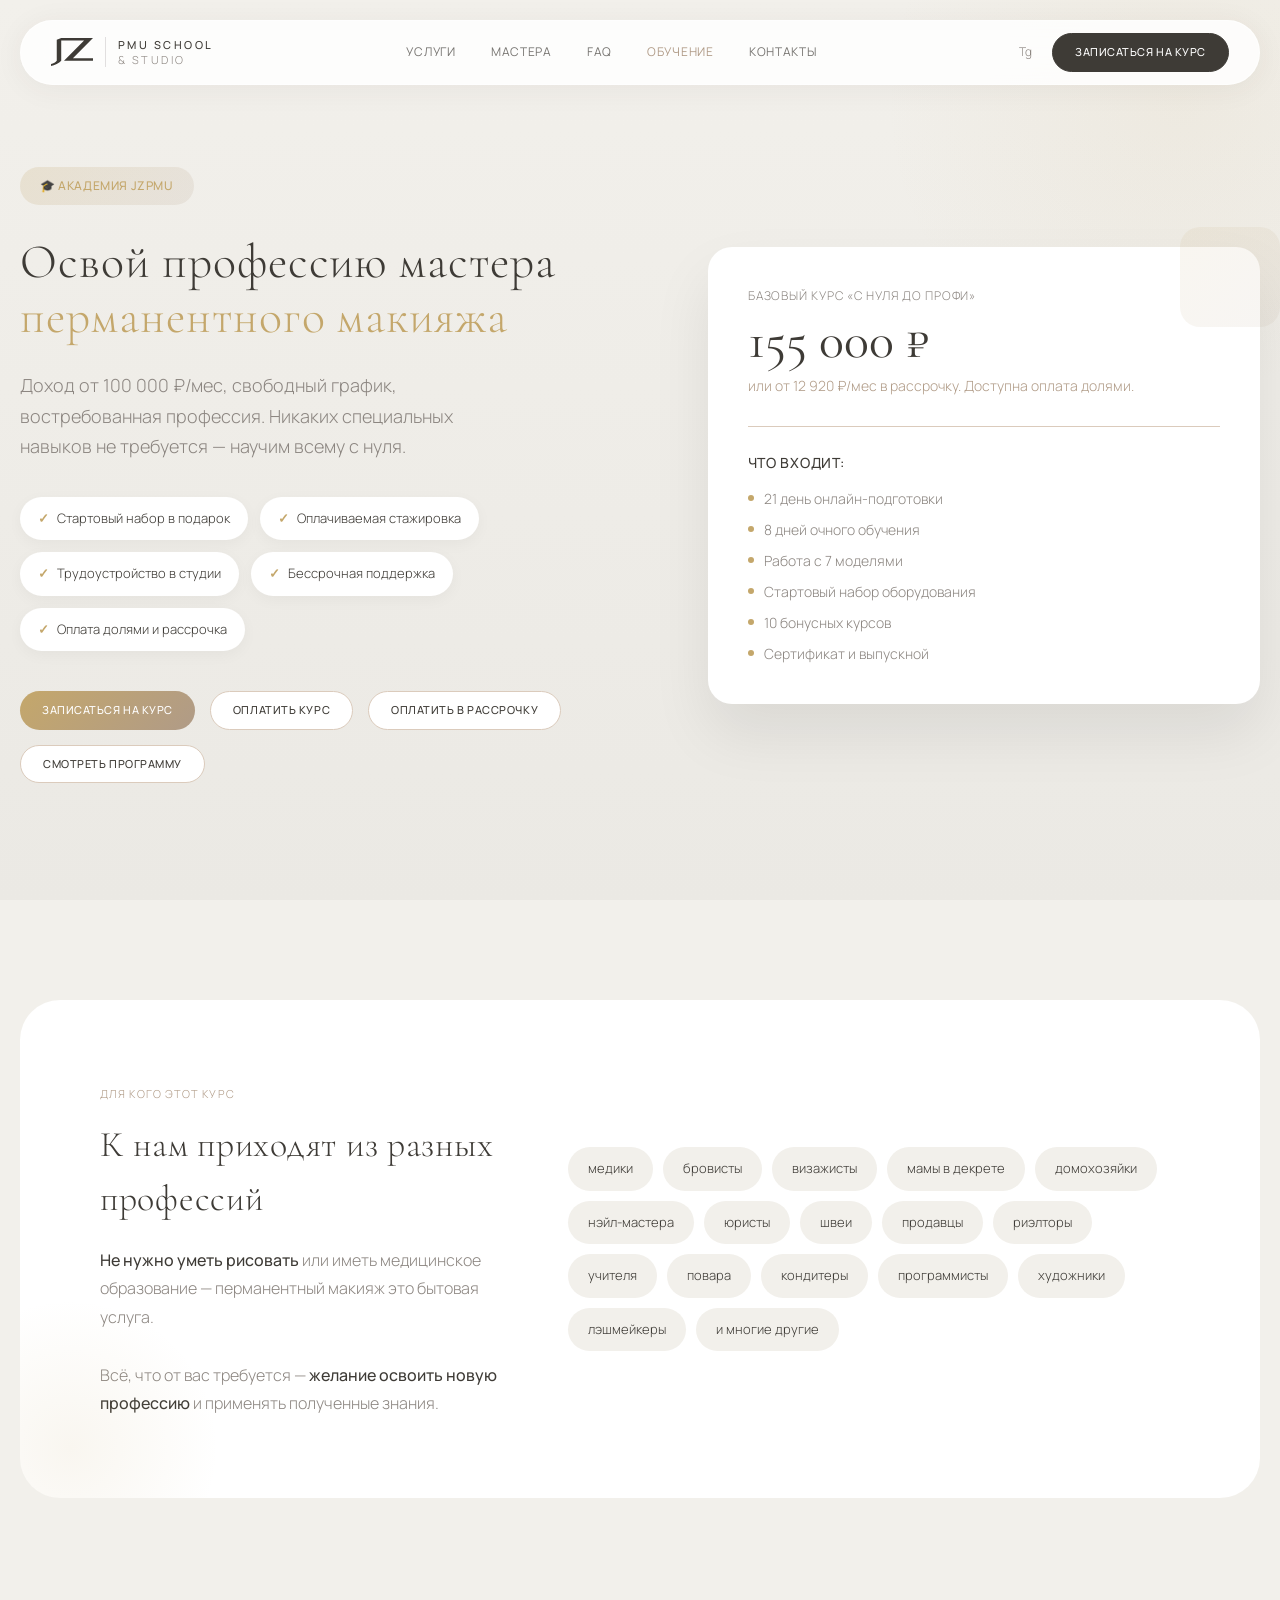
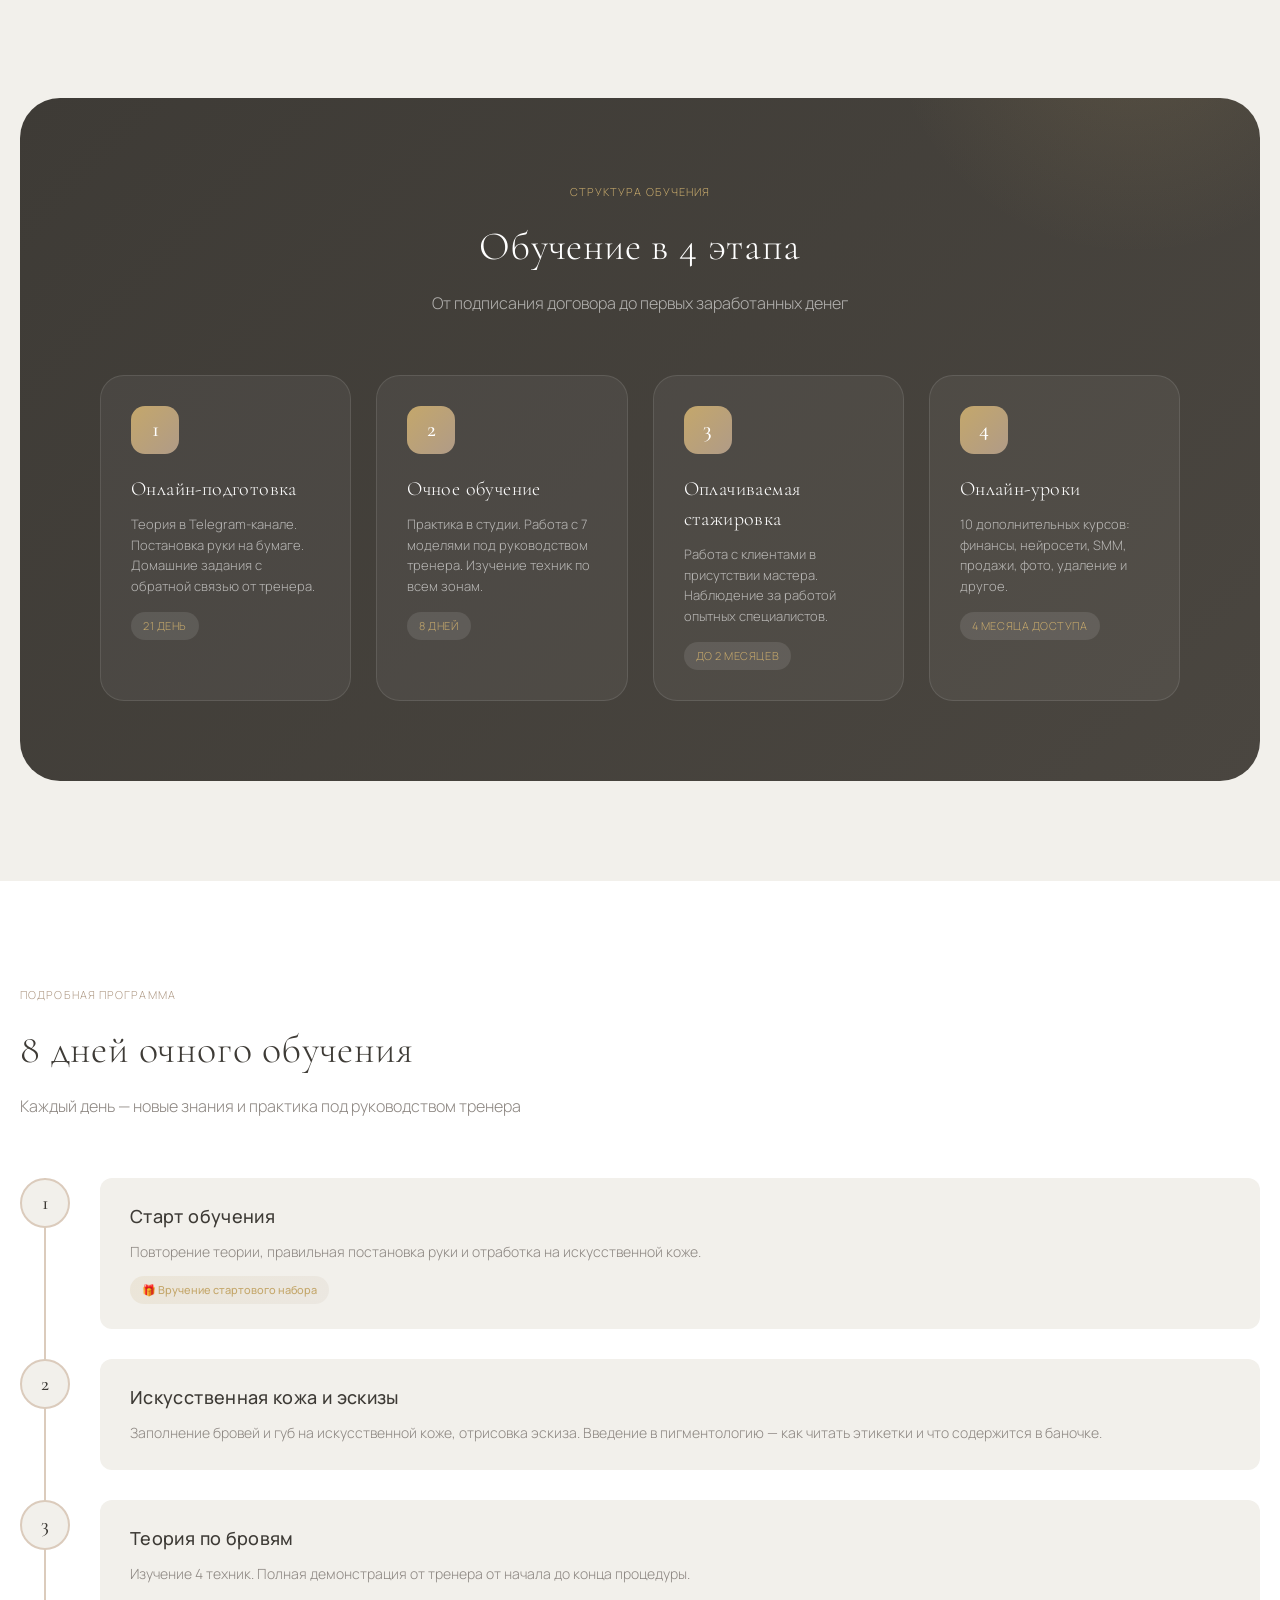
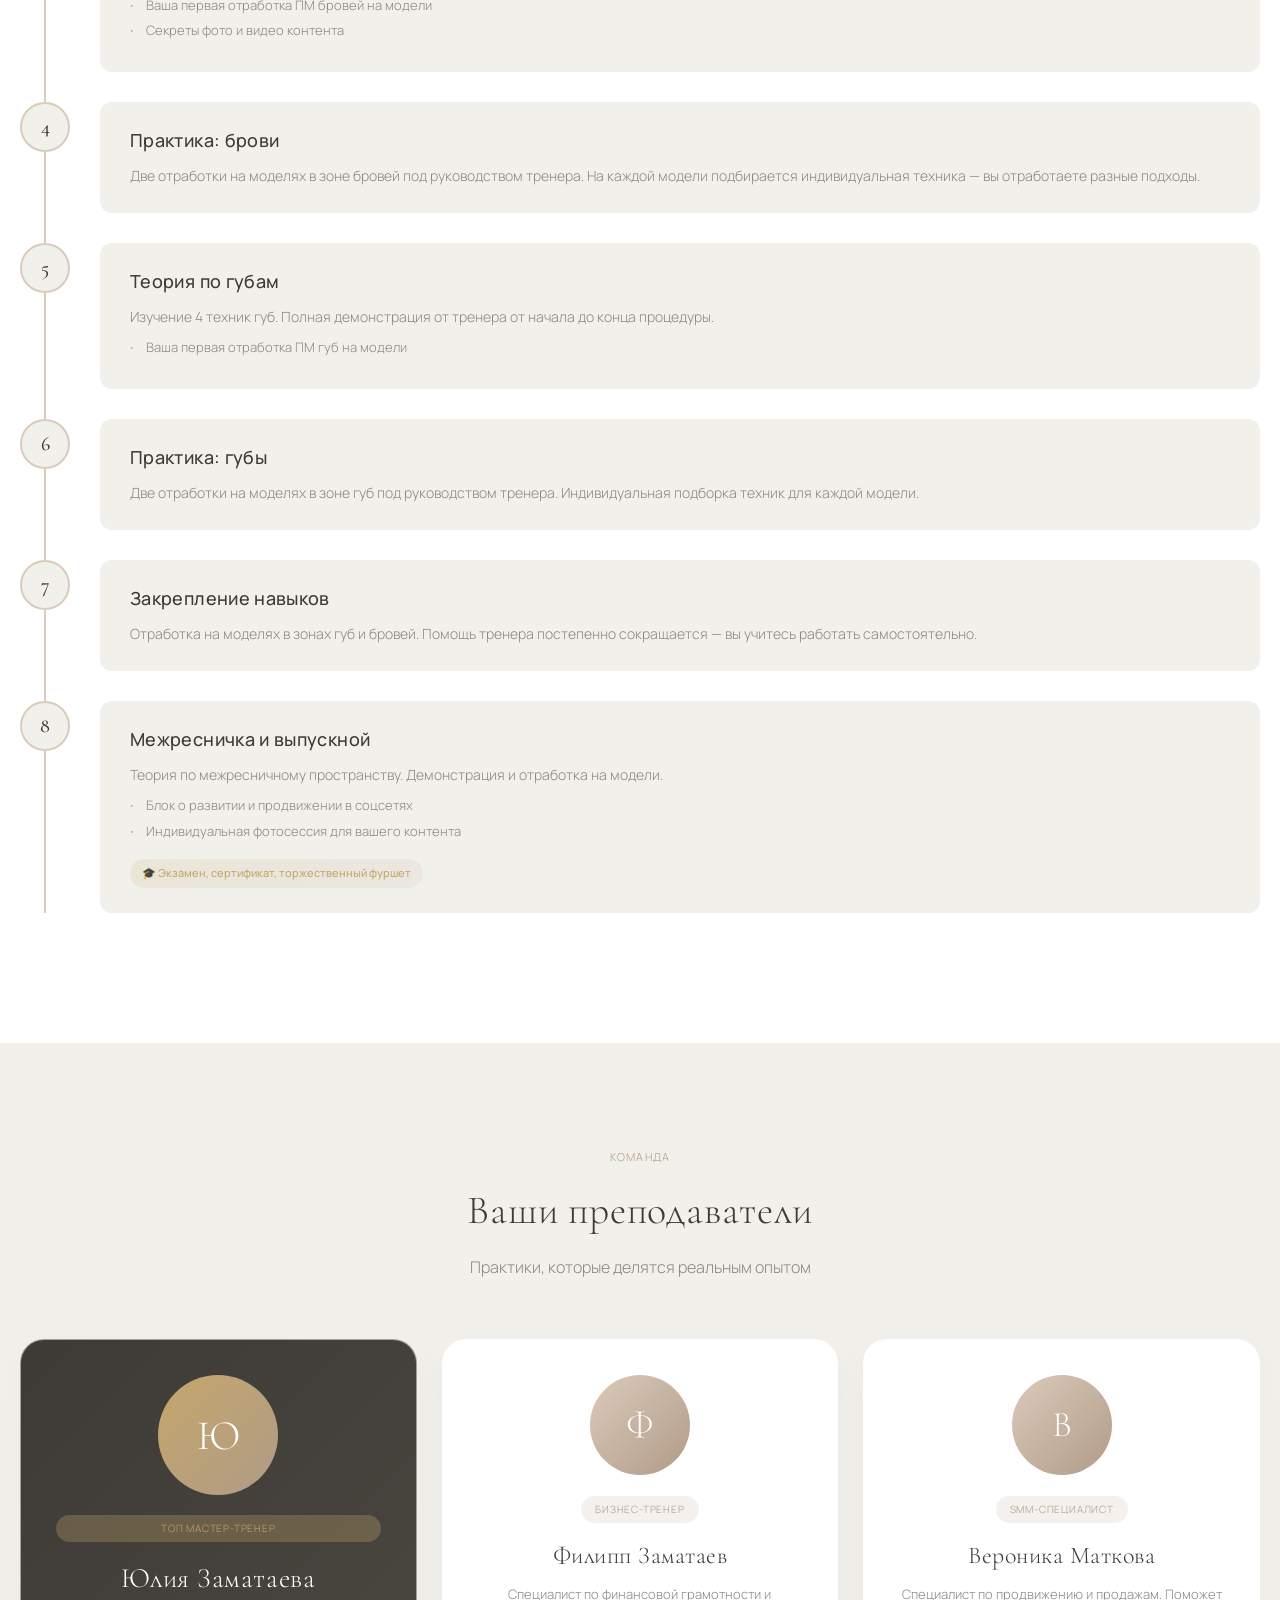
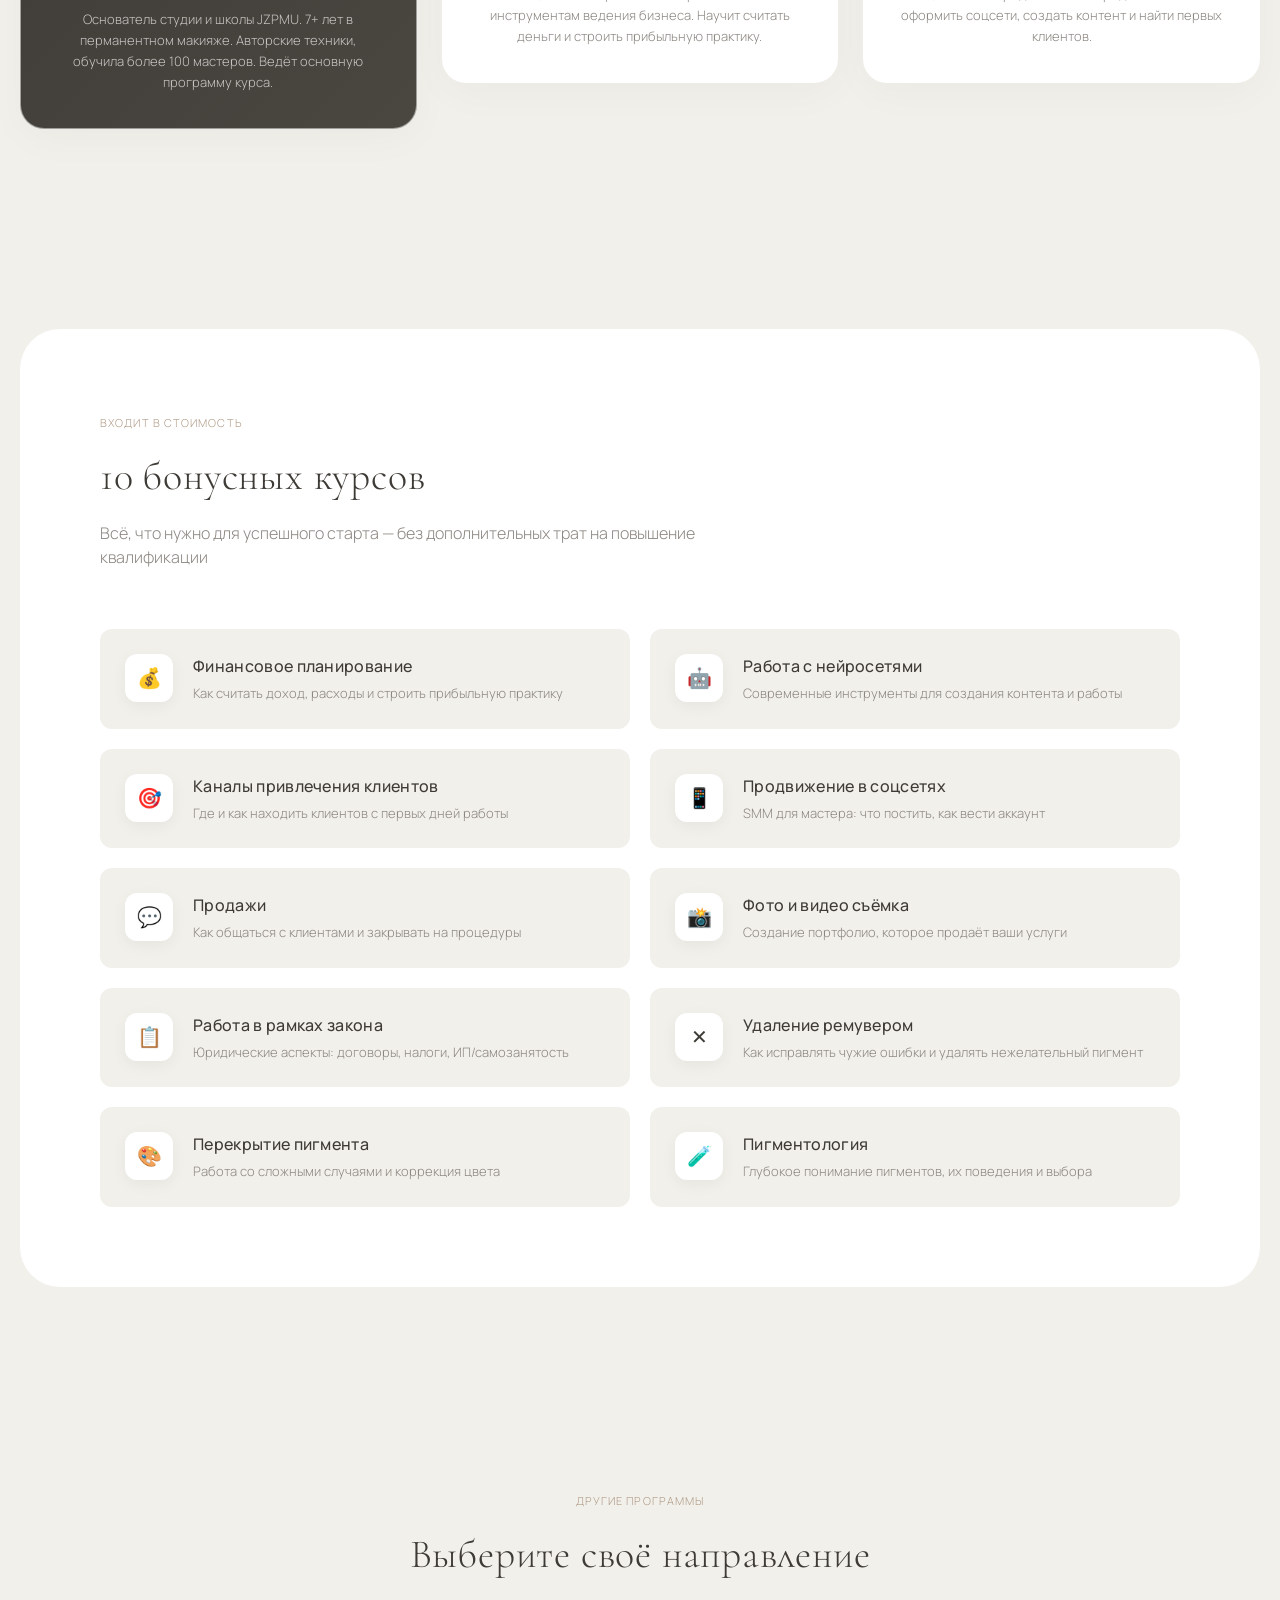
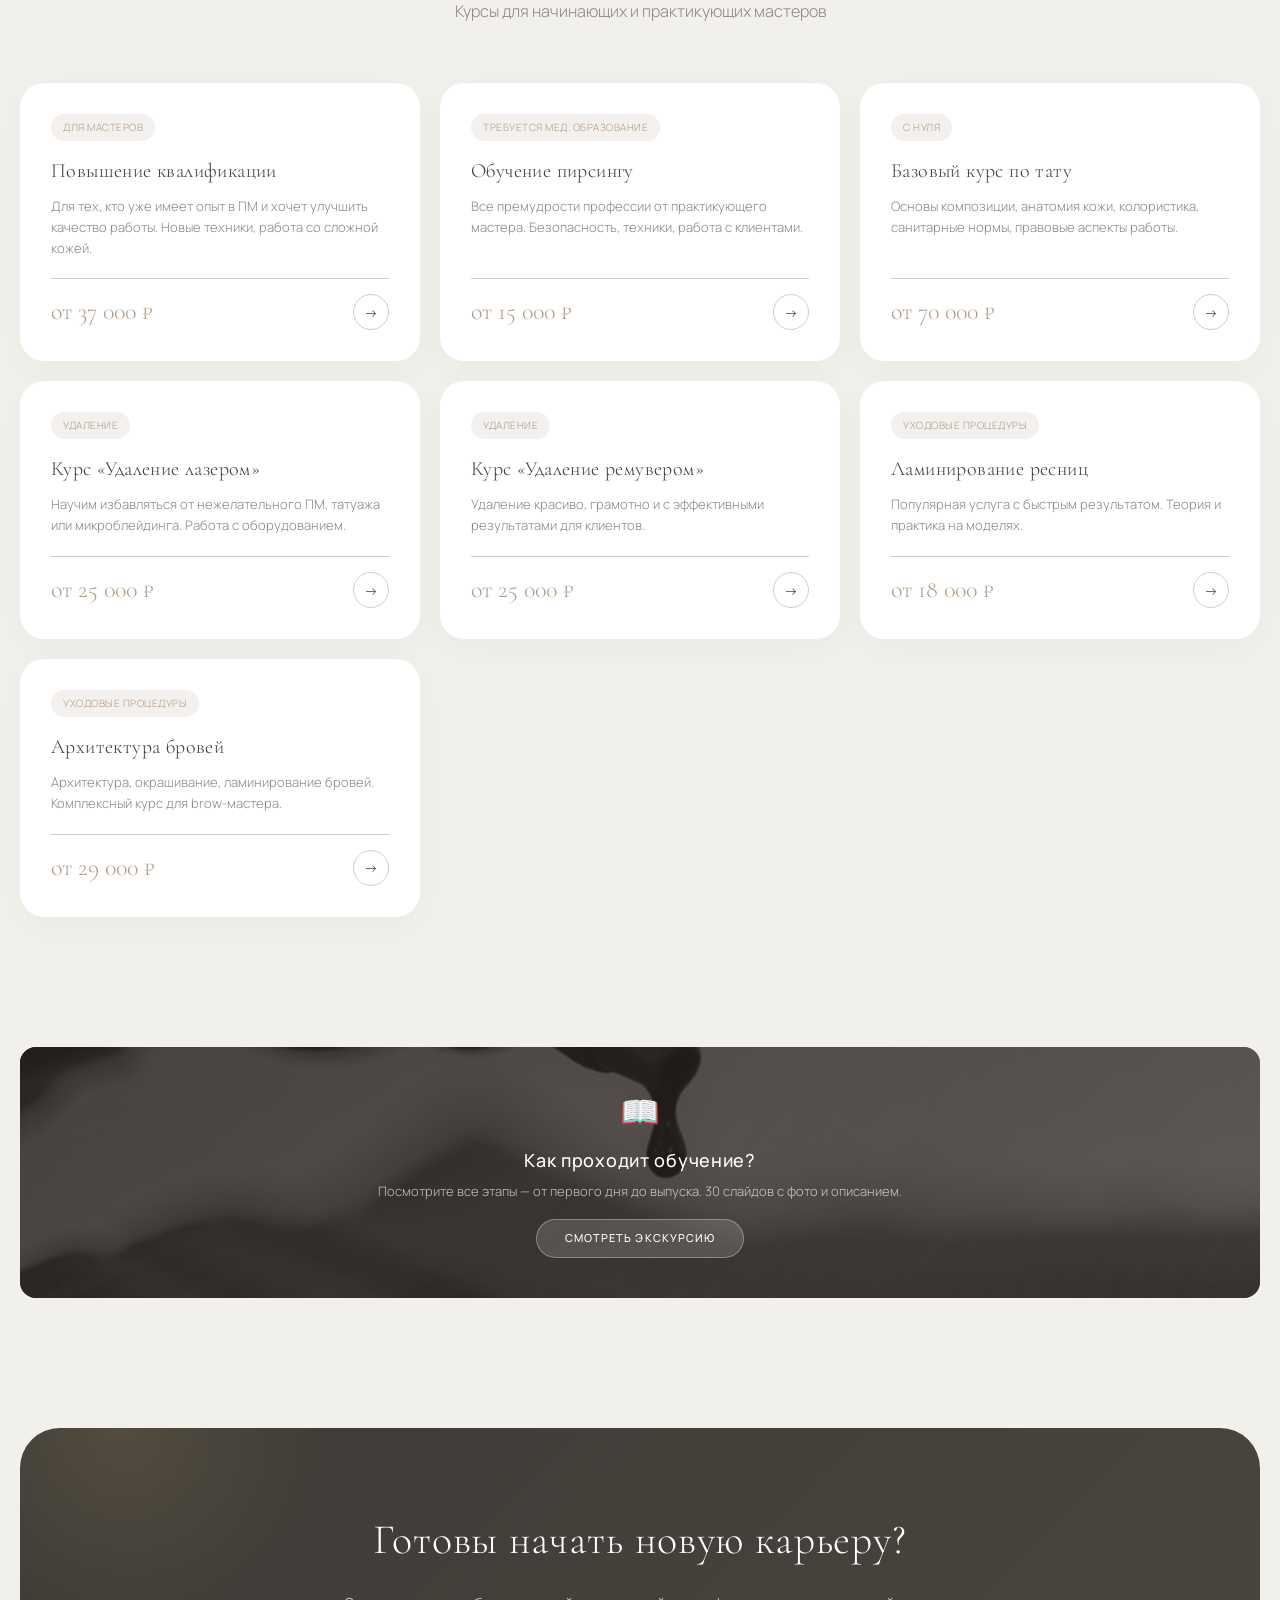
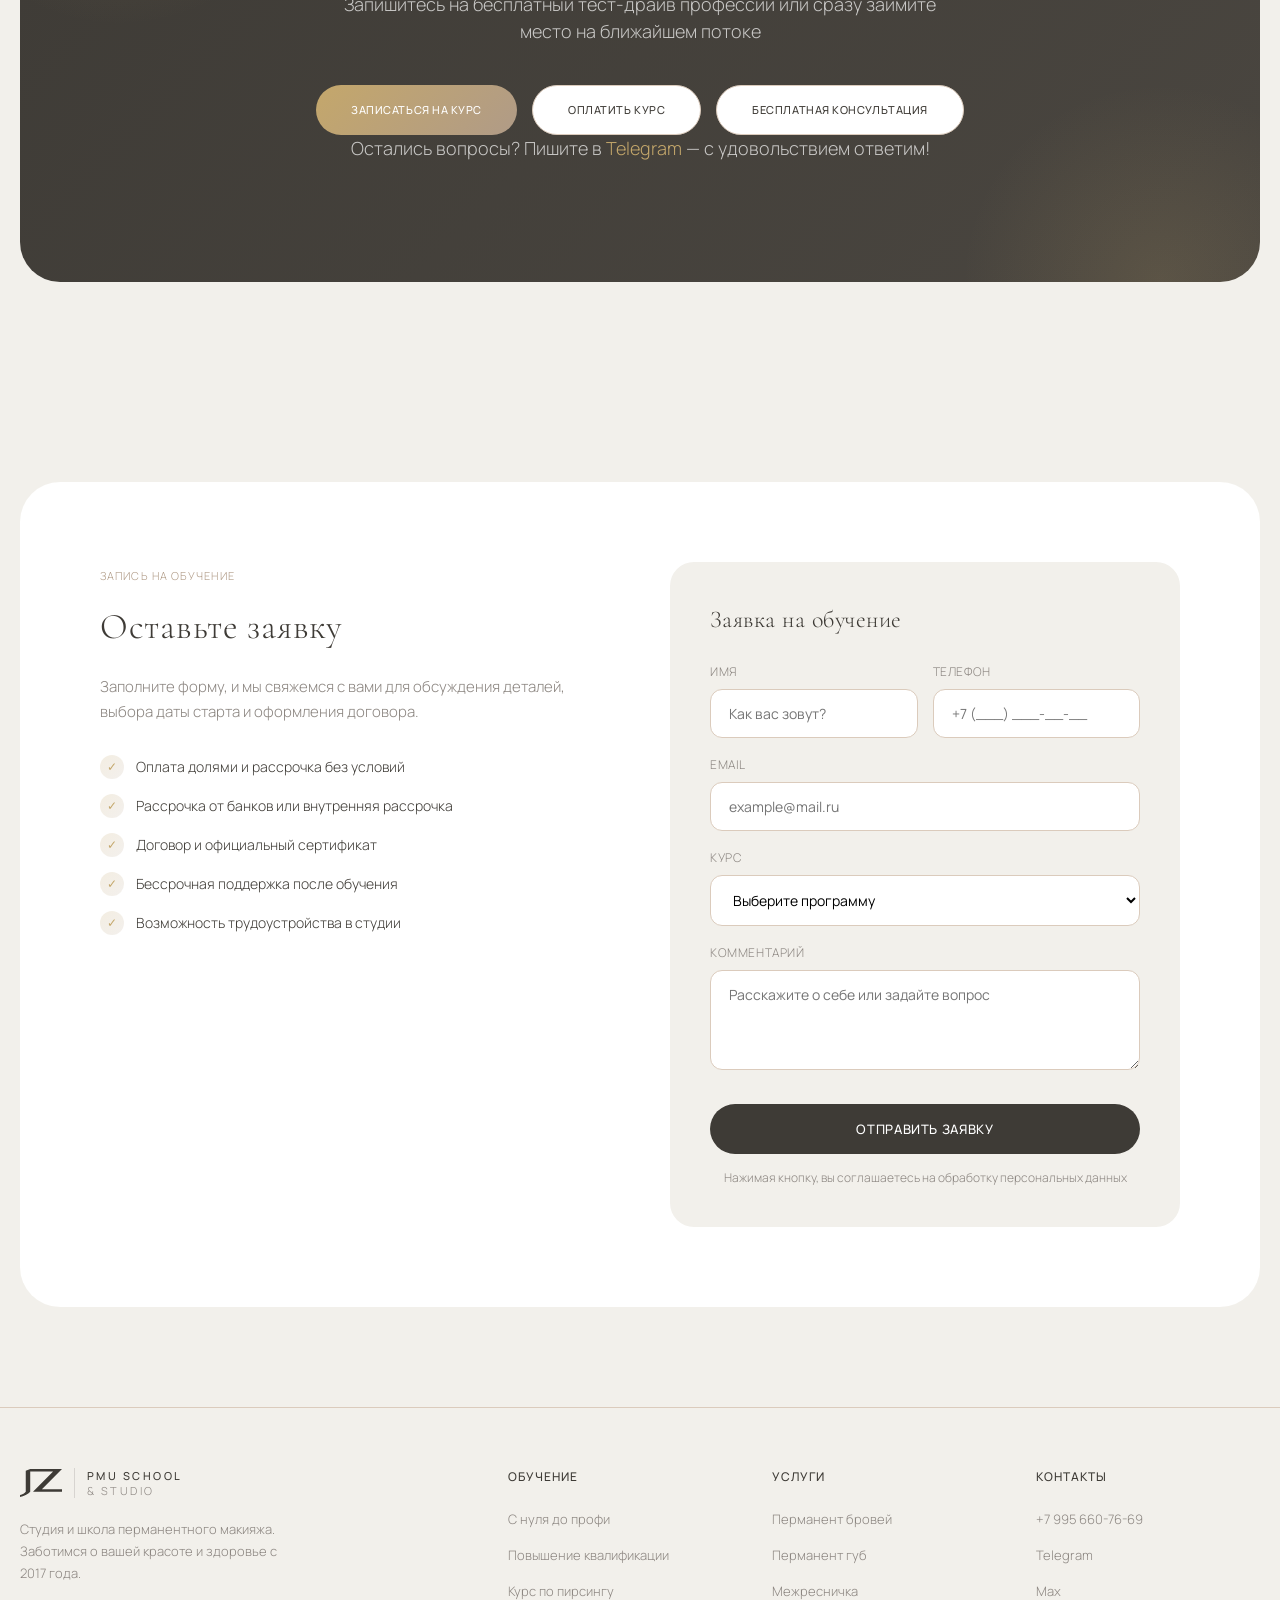
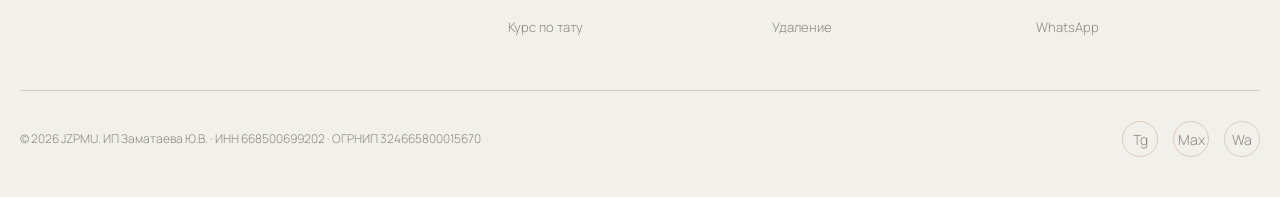
<file: jzpmu-academy.html>
<!DOCTYPE html>
<html lang="ru">
<head>
    <meta charset="UTF-8">
    <meta name="viewport" content="width=device-width, initial-scale=1.0">
    <title>Обучение | JZPMU Academy — Школа перманентного макияжа</title>
    
    <link rel="preconnect" href="https://fonts.googleapis.com">
    <link rel="preconnect" href="https://fonts.gstatic.com" crossorigin>
    <link href="https://fonts.googleapis.com/css2?family=Cormorant+Garamond:wght@300;400;500;600&family=Manrope:wght@300;400;500;600&display=swap" rel="stylesheet">
    
    <style>
        /* === ЭТАЛОННЫЕ ПЕРЕМЕННЫЕ === */
        :root {
            --bg-main: #F2F0EB;
            --bg-card: #FFFFFF;
            --bg-dark: #3E3B36;
            --text-main: #3E3B36;
            --text-light: #FFFFFF;
            --text-muted: #8C8681;
            --border-line: #DBCBBC;
            --accent: #B09B87;
            --accent-gold: #C4A76B;
            --radius-box: 24px;
            --radius-btn: 100px;
            --radius-sm: 12px;
        }

        * { margin: 0; padding: 0; box-sizing: border-box; }

        html { scroll-behavior: smooth; }

        body {
            background-color: var(--bg-main);
            color: var(--text-main);
            font-family: 'Manrope', sans-serif;
            font-weight: 300;
            line-height: 1.5;
            overflow-x: hidden;
        }

        h1, h2, h3, h4 {
            font-family: 'Cormorant Garamond', serif;
            font-weight: 300;
            letter-spacing: 0.02em;
        }

        .container {
            max-width: 1280px;
            margin: 0 auto;
            padding: 0 20px;
        }

        a { text-decoration: none; color: inherit; transition: 0.3s; }
        ul { list-style: none; }

        /* === HEADER === */
        header {
            position: fixed;
            top: 20px;
            left: 0; right: 0;
            display: flex;
            justify-content: center;
            z-index: 1000;
            padding: 0 20px;
        }

        .navbar {
            width: 100%;
            max-width: 1280px;
            background: rgba(255, 255, 255, 0.85);
            backdrop-filter: blur(20px);
            -webkit-backdrop-filter: blur(20px);
            border: 1px solid rgba(255, 255, 255, 0.5);
            padding: 12px 30px;
            border-radius: var(--radius-btn);
            display: flex;
            justify-content: space-between;
            align-items: center;
            box-shadow: 0 4px 30px rgba(62, 59, 54, 0.06);
        }

        .logo {
            display: flex;
            align-items: center;
            gap: 12px;
        }

        .logo-mark {
            height: 28px;
            width: auto;
        }

        .logo-text {
            font-family: 'Cormorant Garamond', serif;
            font-size: 13px;
            font-weight: 500;
            letter-spacing: 0.08em;
            text-transform: uppercase;
            line-height: 1.2;
        }

        /* Десктопный текст-однострочник скрыт */
        .logo-text--desktop {
            display: none;
        }

        /* Divider + двухстрочное название */
        .logo-divider {
            width: 1px;
            height: 30px;
            background: var(--text-main);
            opacity: 0.15;
            flex-shrink: 0;
        }

        .logo-name-mobile {
            display: flex;
            flex-direction: column;
            gap: 2px;
        }

        .logo-name__primary {
            font-family: inherit;
            font-size: 11px;
            font-weight: 500;
            letter-spacing: 2.5px;
            text-transform: uppercase;
            color: var(--text-main);
            line-height: 1.2;
            white-space: nowrap;
        }

        .logo-name__secondary {
            font-family: inherit;
            font-size: 11px;
            font-weight: 300;
            letter-spacing: 2.5px;
            text-transform: uppercase;
            color: var(--text-muted);
            line-height: 1.2;
            white-space: nowrap;
        }

        .nav-menu {
            display: flex;
            gap: 35px;
        }

        .nav-menu a {
            font-size: 12px;
            text-transform: uppercase;
            letter-spacing: 0.06em;
            color: var(--text-main);
            opacity: 0.7;
            font-weight: 400;
        }

        .nav-menu a:hover,
        .nav-menu a.active {
            opacity: 1;
            color: var(--accent);
        }

        .nav-buttons {
            display: flex;
            gap: 10px;
            align-items: center;
        }

        .btn-pill {
            padding: 10px 22px;
            border: 1px solid var(--border-line);
            border-radius: var(--radius-btn);
            font-size: 11px;
            text-transform: uppercase;
            font-weight: 500;
            letter-spacing: 0.05em;
            background: transparent;
            cursor: pointer;
            transition: all 0.3s ease;
            font-family: 'Manrope', sans-serif;
            display: inline-flex;
            align-items: center;
            justify-content: center;
        }

        .btn-pill:hover {
            border-color: var(--text-main);
            background: var(--text-main);
            color: #fff;
        }

        .btn-pill.primary {
            background: var(--text-main);
            color: #fff;
            border-color: var(--text-main);
        }

        .btn-pill.primary:hover {
            background: var(--accent);
            border-color: var(--accent);
        }

        .btn-pill.gold {
            background: linear-gradient(135deg, var(--accent-gold), var(--accent));
            color: #fff;
            border: none;
        }

        .btn-pill.gold:hover {
            transform: translateY(-2px);
            box-shadow: 0 10px 30px rgba(196, 167, 107, 0.3);
        }

        .btn-pill.outline-light {
            border-color: var(--border-line);
            color: var(--text-main);
            background: var(--bg-card);
        }

        .btn-pill.outline-light:hover {
            background: var(--text-main);
            color: var(--text-light);
            border-color: var(--text-main);
        }

        .btn-icon {
            padding: 10px;
            border: none;
            background: transparent;
            font-size: 12px;
            color: var(--text-muted);
        }

        .btn-icon:hover {
            color: var(--text-main);
        }

        /* === МОБИЛЬНОЕ МЕНЮ === */
        .mobile-menu-btn {
            display: none;
            width: 40px;
            height: 40px;
            border: 1px solid var(--border-line);
            border-radius: 50%;
            background: transparent;
            cursor: pointer;
            flex-direction: column;
            align-items: center;
            justify-content: center;
            gap: 4px;
            padding: 0;
            transition: all 0.3s ease;
        }

        .mobile-menu-btn:hover {
            background: var(--bg-main);
            border-color: var(--accent);
        }

        .mobile-menu-btn span {
            width: 18px;
            height: 2px;
            background: var(--text-main);
            border-radius: 2px;
            transition: all 0.3s ease;
        }

        .mobile-menu-btn.active span:nth-child(1) {
            transform: rotate(45deg) translateY(7px);
        }

        .mobile-menu-btn.active span:nth-child(2) {
            opacity: 0;
        }

        .mobile-menu-btn.active span:nth-child(3) {
            transform: rotate(-45deg) translateY(-7px);
        }

        .mobile-menu-overlay {
            position: fixed;
            top: 0;
            left: 0;
            right: 0;
            bottom: 0;
            background: rgba(0, 0, 0, 0.5);
            backdrop-filter: blur(5px);
            z-index: 999;
            display: none;
        }

        .mobile-menu-overlay.active {
            display: block;
        }

        .mobile-menu-panel {
            position: fixed;
            top: 0;
            right: -100%;
            width: 280px;
            height: 100vh;
            background: var(--bg-card);
            z-index: 1001;
            padding: 80px 30px 30px;
            box-shadow: -10px 0 30px rgba(0, 0, 0, 0.1);
            transition: right 0.3s ease;
            overflow-y: auto;
        }

        .mobile-menu-panel.active {
            right: 0;
        }

        .mobile-menu-panel nav {
            display: flex;
            flex-direction: column;
            gap: 20px;
        }

        .mobile-menu-panel a {
            font-size: 16px;
            text-transform: uppercase;
            letter-spacing: 0.06em;
            color: var(--text-main);
            font-weight: 400;
            padding: 12px 0;
            border-bottom: 1px solid var(--border-line);
            transition: all 0.3s ease;
        }

        .mobile-menu-panel a:hover {
            color: var(--accent);
            padding-left: 10px;
        }

        .mobile-menu-close {
            position: absolute;
            top: 20px;
            right: 20px;
            width: 40px;
            height: 40px;
            border: 1px solid var(--border-line);
            border-radius: 50%;
            background: transparent;
            cursor: pointer;
            display: flex;
            align-items: center;
            justify-content: center;
            font-size: 24px;
            color: var(--text-main);
        }

        /* === HERO ACADEMY === */
        .hero-academy {
            padding-top: 130px;
            padding-bottom: 80px;
            min-height: 100vh;
            display: flex;
            align-items: center;
            background: linear-gradient(180deg, var(--bg-main) 0%, #EBE9E4 100%);
            position: relative;
            overflow: hidden;
        }

        .hero-academy::before {
            content: '';
            position: absolute;
            top: -200px;
            right: -200px;
            width: 600px;
            height: 600px;
            background: radial-gradient(circle, rgba(196, 167, 107, 0.08) 0%, transparent 70%);
            pointer-events: none;
        }

        .hero-academy-layout {
            display: grid;
            grid-template-columns: 1.1fr 1fr;
            gap: 80px;
            align-items: center;
        }

        .hero-academy-content {
            position: relative;
            z-index: 2;
        }

        .hero-academy-badge {
            display: inline-flex;
            align-items: center;
            gap: 10px;
            background: linear-gradient(135deg, rgba(196, 167, 107, 0.2), rgba(176, 155, 135, 0.15));
            padding: 10px 20px;
            border-radius: 50px;
            font-size: 12px;
            text-transform: uppercase;
            letter-spacing: 0.05em;
            color: var(--accent-gold);
            margin-bottom: 30px;
            font-weight: 500;
        }

        .hero-academy h1 {
            font-size: 48px;
            line-height: 1.15;
            margin-bottom: 25px;
            color: var(--text-main);
        }

        .hero-academy h1 span {
            color: var(--accent-gold);
        }

        .hero-academy-subtitle {
            font-size: 18px;
            color: var(--text-muted);
            margin-bottom: 35px;
            max-width: 480px;
            line-height: 1.7;
        }

        .hero-academy-features {
            display: flex;
            flex-wrap: wrap;
            gap: 12px;
            margin-bottom: 40px;
        }

        .hero-feature {
            display: flex;
            align-items: center;
            gap: 8px;
            background: var(--bg-card);
            padding: 12px 18px;
            border-radius: 50px;
            font-size: 13px;
            box-shadow: 0 4px 15px rgba(0,0,0,0.04);
        }

        .hero-feature::before {
            content: '✓';
            color: var(--accent-gold);
            font-weight: 600;
        }

        .hero-academy-buttons {
            display: flex;
            gap: 15px;
            flex-wrap: wrap;
        }

        .hero-academy-image {
            position: relative;
        }

        .hero-academy-card {
            background: var(--bg-card);
            border-radius: var(--radius-box);
            padding: 40px;
            box-shadow: 0 30px 60px rgba(0,0,0,0.08);
            position: relative;
        }

        .hero-academy-card::before {
            content: '';
            position: absolute;
            top: -20px;
            right: -20px;
            width: 100px;
            height: 100px;
            background: linear-gradient(135deg, var(--accent-gold), var(--accent));
            border-radius: 20px;
            opacity: 0.1;
        }

        .hero-price-label {
            font-size: 12px;
            text-transform: uppercase;
            letter-spacing: 0.08em;
            color: var(--text-muted);
            margin-bottom: 10px;
        }

        .hero-price {
            font-family: 'Cormorant Garamond', serif;
            font-size: 52px;
            font-weight: 400;
            color: var(--text-main);
            line-height: 1;
            margin-bottom: 8px;
        }

        .hero-price-sub {
            font-size: 14px;
            color: var(--accent);
            margin-bottom: 30px;
        }

        .hero-price-includes {
            border-top: 1px solid var(--border-line);
            padding-top: 25px;
        }

        .hero-price-includes h4 {
            font-size: 14px;
            font-family: 'Manrope', sans-serif;
            font-weight: 500;
            margin-bottom: 15px;
            text-transform: uppercase;
            letter-spacing: 0.05em;
        }

        .hero-price-list {
            display: flex;
            flex-direction: column;
            gap: 10px;
        }

        .hero-price-list li {
            display: flex;
            align-items: center;
            gap: 10px;
            font-size: 14px;
            color: var(--text-muted);
        }

        .hero-price-list li::before {
            content: '';
            width: 6px;
            height: 6px;
            background: var(--accent-gold);
            border-radius: 50%;
            flex-shrink: 0;
        }

        /* === СЕКЦИИ === */
        section {
            padding: 100px 0;
        }

        .section-header {
            margin-bottom: 60px;
            text-align: center;
        }

        .section-header h2 {
            font-size: 40px;
            margin-bottom: 15px;
        }

        .section-header p {
            font-size: 16px;
            color: var(--text-muted);
            max-width: 600px;
            margin: 0 auto;
        }

        .section-header.left {
            text-align: left;
        }

        .section-header.left p {
            margin: 0;
        }

        .section-label {
            display: inline-block;
            font-size: 11px;
            text-transform: uppercase;
            letter-spacing: 0.1em;
            color: var(--accent);
            margin-bottom: 15px;
        }

        /* === ДЛЯ КОГО === */
        .for-who {
            background: var(--bg-card);
            border-radius: 40px;
            padding: 80px;
            position: relative;
            overflow: hidden;
        }

        .for-who::before {
            content: '';
            position: absolute;
            bottom: -100px;
            left: -100px;
            width: 300px;
            height: 300px;
            background: radial-gradient(circle, rgba(196, 167, 107, 0.1) 0%, transparent 70%);
            pointer-events: none;
        }

        .for-who-layout {
            display: grid;
            grid-template-columns: 1fr 1.5fr;
            gap: 60px;
            align-items: center;
        }

        .for-who h2 {
            font-size: 36px;
            margin-bottom: 20px;
        }

        .for-who-text {
            font-size: 16px;
            color: var(--text-muted);
            line-height: 1.8;
        }

        .for-who-text strong {
            color: var(--text-main);
            font-weight: 500;
        }

        .professions-cloud {
            display: flex;
            flex-wrap: wrap;
            gap: 10px;
        }

        .profession-tag {
            padding: 12px 20px;
            background: var(--bg-main);
            border-radius: 50px;
            font-size: 13px;
            color: var(--text-main);
            transition: all 0.3s ease;
        }

        .profession-tag:hover {
            background: linear-gradient(135deg, rgba(196, 167, 107, 0.2), rgba(176, 155, 135, 0.15));
            color: var(--accent-gold);
        }

        /* === ЭТАПЫ ОБУЧЕНИЯ === */
        .stages-section {
            background: linear-gradient(135deg, var(--bg-dark) 0%, #4a4640 100%);
            border-radius: 40px;
            padding: 80px;
            color: white;
            position: relative;
            overflow: hidden;
        }

        .stages-section::before {
            content: '';
            position: absolute;
            top: -50%;
            right: -10%;
            width: 500px;
            height: 500px;
            background: radial-gradient(circle, rgba(196, 167, 107, 0.15) 0%, transparent 70%);
            pointer-events: none;
        }

        .stages-section .section-header h2 {
            color: white;
        }

        .stages-section .section-header p {
            color: rgba(255,255,255,0.6);
        }

        .stages-grid {
            display: grid;
            grid-template-columns: repeat(4, 1fr);
            gap: 25px;
        }

        .stage-card {
            background: rgba(255,255,255,0.05);
            border: 1px solid rgba(255,255,255,0.1);
            border-radius: var(--radius-box);
            padding: 30px;
            transition: all 0.3s ease;
            position: relative;
        }

        .stage-card:hover {
            background: rgba(255,255,255,0.08);
            border-color: var(--accent-gold);
            transform: translateY(-5px);
        }

        .stage-number {
            width: 48px;
            height: 48px;
            background: linear-gradient(135deg, var(--accent-gold), var(--accent));
            border-radius: 14px;
            display: flex;
            align-items: center;
            justify-content: center;
            font-family: 'Cormorant Garamond', serif;
            font-size: 22px;
            font-weight: 500;
            color: white;
            margin-bottom: 20px;
        }

        .stage-card h3 {
            font-size: 20px;
            margin-bottom: 10px;
            color: white;
        }

        .stage-card p {
            font-size: 13px;
            color: rgba(255,255,255,0.6);
            line-height: 1.6;
            margin-bottom: 15px;
        }

        .stage-duration {
            display: inline-block;
            padding: 6px 12px;
            background: rgba(255,255,255,0.1);
            border-radius: 20px;
            font-size: 11px;
            text-transform: uppercase;
            letter-spacing: 0.05em;
            color: var(--accent-gold);
        }

        /* === ПРОГРАММА ПО ДНЯМ === */
        .program-section {
            background: var(--bg-card);
        }

        .days-timeline {
            position: relative;
        }

        .days-timeline::before {
            content: '';
            position: absolute;
            left: 24px;
            top: 0;
            bottom: 0;
            width: 2px;
            background: var(--border-line);
        }

        .day-item {
            display: grid;
            grid-template-columns: 50px 1fr;
            gap: 30px;
            margin-bottom: 30px;
            position: relative;
        }

        .day-number {
            width: 50px;
            height: 50px;
            background: var(--bg-main);
            border: 2px solid var(--border-line);
            border-radius: 50%;
            display: flex;
            align-items: center;
            justify-content: center;
            font-family: 'Cormorant Garamond', serif;
            font-size: 20px;
            font-weight: 500;
            color: var(--text-main);
            position: relative;
            z-index: 2;
            transition: all 0.3s ease;
        }

        .day-item:hover .day-number {
            background: var(--accent-gold);
            border-color: var(--accent-gold);
            color: white;
        }

        .day-content {
            background: var(--bg-main);
            border-radius: var(--radius-sm);
            padding: 25px 30px;
            transition: all 0.3s ease;
        }

        .day-item:hover .day-content {
            box-shadow: 0 10px 30px rgba(0,0,0,0.05);
        }

        .day-content h4 {
            font-size: 18px;
            margin-bottom: 10px;
            font-family: 'Manrope', sans-serif;
            font-weight: 500;
        }

        .day-content p {
            font-size: 14px;
            color: var(--text-muted);
            line-height: 1.7;
        }

        .day-content ul {
            margin-top: 10px;
        }

        .day-content ul li {
            font-size: 13px;
            color: var(--text-muted);
            padding-left: 16px;
            position: relative;
            margin-bottom: 6px;
        }

        .day-content ul li::before {
            content: '·';
            position: absolute;
            left: 0;
            color: var(--accent-gold);
            font-weight: bold;
        }

        .day-highlight {
            display: inline-flex;
            align-items: center;
            gap: 6px;
            background: linear-gradient(135deg, rgba(196, 167, 107, 0.15), rgba(176, 155, 135, 0.1));
            padding: 6px 12px;
            border-radius: 20px;
            font-size: 11px;
            color: var(--accent-gold);
            margin-top: 12px;
            font-weight: 500;
        }

        /* === ПРЕПОДАВАТЕЛИ === */
        .teachers-grid {
            display: grid;
            grid-template-columns: repeat(3, 1fr);
            gap: 25px;
        }

        .teacher-card {
            background: var(--bg-card);
            border-radius: var(--radius-box);
            padding: 35px;
            text-align: center;
            border: 1px solid rgba(255,255,255,0.5);
            box-shadow: 0 10px 40px rgba(0,0,0,0.03);
            transition: all 0.3s ease;
        }

        .teacher-card:hover {
            transform: translateY(-5px);
            box-shadow: 0 20px 50px rgba(0,0,0,0.08);
        }

        .teacher-card.featured {
            background: linear-gradient(135deg, var(--bg-dark) 0%, #4a4640 100%);
            color: white;
            grid-row: span 2;
            display: flex;
            flex-direction: column;
            justify-content: center;
        }

        .teacher-avatar {
            width: 100px;
            height: 100px;
            background: linear-gradient(135deg, var(--border-line), var(--accent));
            border-radius: 50%;
            margin: 0 auto 20px;
            display: flex;
            align-items: center;
            justify-content: center;
            font-family: 'Cormorant Garamond', serif;
            font-size: 36px;
            color: white;
        }

        .teacher-card.featured .teacher-avatar {
            width: 120px;
            height: 120px;
            background: linear-gradient(135deg, var(--accent-gold), var(--accent));
            font-size: 42px;
        }

        .teacher-role {
            display: inline-block;
            padding: 6px 14px;
            background: rgba(176, 155, 135, 0.15);
            border-radius: 50px;
            font-size: 10px;
            text-transform: uppercase;
            letter-spacing: 0.08em;
            margin-bottom: 15px;
            color: var(--accent);
        }

        .teacher-card.featured .teacher-role {
            background: rgba(196, 167, 107, 0.3);
            color: var(--accent-gold);
        }

        .teacher-card h3 {
            font-size: 24px;
            margin-bottom: 10px;
        }

        .teacher-card.featured h3 {
            color: white;
            font-size: 28px;
        }

        .teacher-card p {
            font-size: 13px;
            color: var(--text-muted);
            line-height: 1.6;
        }

        .teacher-card.featured p {
            color: rgba(255,255,255,0.7);
        }

        /* === БОНУСЫ === */
        .bonuses-section {
            background: var(--bg-card);
            border-radius: 40px;
            padding: 80px;
        }

        .bonuses-grid {
            display: grid;
            grid-template-columns: repeat(2, 1fr);
            gap: 20px;
        }

        .bonus-card {
            display: flex;
            align-items: flex-start;
            gap: 20px;
            padding: 25px;
            background: var(--bg-main);
            border-radius: var(--radius-sm);
            transition: all 0.3s ease;
        }

        .bonus-card:hover {
            background: linear-gradient(135deg, rgba(196, 167, 107, 0.1), rgba(176, 155, 135, 0.05));
        }

        .bonus-icon {
            width: 48px;
            height: 48px;
            background: var(--bg-card);
            border-radius: 12px;
            display: flex;
            align-items: center;
            justify-content: center;
            font-size: 20px;
            flex-shrink: 0;
            box-shadow: 0 4px 15px rgba(0,0,0,0.05);
        }

        .bonus-content h4 {
            font-size: 16px;
            margin-bottom: 6px;
            font-family: 'Manrope', sans-serif;
            font-weight: 500;
        }

        .bonus-content p {
            font-size: 13px;
            color: var(--text-muted);
            line-height: 1.5;
        }

        /* === ДРУГИЕ КУРСЫ === */
        .other-courses-grid {
            display: grid;
            grid-template-columns: repeat(3, 1fr);
            gap: 20px;
        }

        .course-card {
            background: var(--bg-card);
            border-radius: var(--radius-box);
            padding: 30px;
            border: 1px solid rgba(255,255,255,0.5);
            box-shadow: 0 10px 40px rgba(0,0,0,0.03);
            transition: all 0.3s ease;
            display: flex;
            flex-direction: column;
        }

        .course-card:hover {
            transform: translateY(-5px);
            box-shadow: 0 20px 50px rgba(0,0,0,0.08);
            border-color: var(--accent);
        }

        .course-tag {
            display: inline-block;
            padding: 6px 12px;
            background: rgba(176, 155, 135, 0.15);
            border-radius: 20px;
            font-size: 10px;
            text-transform: uppercase;
            letter-spacing: 0.05em;
            color: var(--accent);
            margin-bottom: 15px;
            align-self: flex-start;
        }

        .course-card h3 {
            font-size: 20px;
            margin-bottom: 10px;
        }

        .course-card p {
            font-size: 13px;
            color: var(--text-muted);
            line-height: 1.6;
            flex-grow: 1;
            margin-bottom: 20px;
        }

        .course-footer {
            display: flex;
            justify-content: space-between;
            align-items: center;
            padding-top: 15px;
            border-top: 1px solid var(--border-line);
        }

        .course-price {
            font-family: 'Cormorant Garamond', serif;
            font-size: 24px;
            color: var(--accent);
        }

        .course-arrow {
            width: 36px;
            height: 36px;
            border: 1px solid var(--border-line);
            border-radius: 50%;
            display: flex;
            align-items: center;
            justify-content: center;
            font-size: 14px;
            transition: all 0.3s ease;
        }

        .course-card:hover .course-arrow {
            background: var(--text-main);
            border-color: var(--text-main);
            color: white;
        }

        /* --- Экскурсия: баннер-кнопка --- */
        .excursion-banner {
            position: relative;
            border-radius: 16px;
            overflow: hidden;
            cursor: pointer;
            margin: 30px 0;
            min-height: 180px;
            display: flex;
            align-items: center;
            justify-content: center;
            transition: transform 0.3s ease, box-shadow 0.3s ease;
        }
        .excursion-banner:hover {
            transform: translateY(-3px);
            box-shadow: 0 12px 40px rgba(0,0,0,0.15);
        }
        .excursion-banner__bg {
            position: absolute;
            inset: 0;
            width: 100%;
            height: 100%;
            object-fit: cover;
        }
        .excursion-banner__overlay {
            position: absolute;
            inset: 0;
            background: linear-gradient(135deg, rgba(42,36,32,0.82), rgba(42,36,32,0.6));
        }
        .excursion-banner__content {
            position: relative;
            z-index: 2;
            text-align: center;
            padding: 40px 30px;
            color: #fff;
        }
        .excursion-banner__icon {
            font-size: 32px;
            margin-bottom: 12px;
            display: block;
        }
        .excursion-banner__heading {
            font-size: 18px;
            font-weight: 500;
            letter-spacing: 0.04em;
            margin-bottom: 8px;
        }
        .excursion-banner__sub {
            font-size: 13px;
            font-weight: 300;
            color: rgba(255,255,255,0.7);
            margin-bottom: 18px;
        }
        .excursion-banner__btn {
            display: inline-block;
            background: rgba(255,255,255,0.15);
            border: 1px solid rgba(255,255,255,0.3);
            color: #fff;
            padding: 10px 28px;
            border-radius: 50px;
            font-size: 11px;
            font-weight: 500;
            letter-spacing: 0.1em;
            text-transform: uppercase;
            transition: all 0.3s;
        }
        .excursion-banner:hover .excursion-banner__btn {
            background: #fff;
            color: var(--text-main);
        }

        /* --- Экскурсия: модалка-книга --- */
        .excursion-modal-overlay {
            display: none;
            position: fixed;
            inset: 0;
            z-index: 10000;
            background: rgba(0,0,0,0.85);
            backdrop-filter: blur(8px);
            align-items: center;
            justify-content: center;
        }
        .excursion-modal-overlay.active {
            display: flex;
        }
        .excursion-modal {
            position: relative;
            width: 92vw;
            max-width: 500px;
            max-height: 88vh;
            display: flex;
            flex-direction: column;
            align-items: center;
        }
        .excursion-modal__close {
            position: absolute;
            top: -40px;
            right: 0;
            background: rgba(255,255,255,0.15);
            border: 1px solid rgba(255,255,255,0.2);
            color: #fff;
            width: 36px;
            height: 36px;
            border-radius: 50%;
            font-size: 18px;
            cursor: pointer;
            display: flex;
            align-items: center;
            justify-content: center;
            transition: background 0.2s;
            z-index: 10;
        }
        .excursion-modal__close:hover {
            background: rgba(255,255,255,0.3);
        }
        .excursion-modal__viewer {
            width: 100%;
            flex: 1;
            display: flex;
            align-items: center;
            justify-content: center;
            overflow: hidden;
            position: relative;
        }
        .excursion-modal__viewer img {
            max-width: 100%;
            max-height: 75vh;
            border-radius: 12px;
            box-shadow: 0 8px 30px rgba(0,0,0,0.4);
            user-select: none;
            -webkit-user-drag: none;
        }
        .excursion-modal__nav {
            display: flex;
            align-items: center;
            justify-content: center;
            gap: 20px;
            padding: 16px 0 0;
        }
        .excursion-modal__nav button {
            background: rgba(255,255,255,0.12);
            border: 1px solid rgba(255,255,255,0.2);
            color: #fff;
            width: 44px;
            height: 44px;
            border-radius: 50%;
            font-size: 18px;
            cursor: pointer;
            transition: background 0.2s;
            display: flex;
            align-items: center;
            justify-content: center;
        }
        .excursion-modal__nav button:hover {
            background: rgba(255,255,255,0.25);
        }
        .excursion-modal__nav button:disabled {
            opacity: 0.3;
            cursor: default;
        }
        .excursion-modal__counter {
            color: rgba(255,255,255,0.6);
            font-size: 13px;
            font-weight: 400;
            min-width: 60px;
            text-align: center;
        }

        /* === CTA СЕКЦИЯ === */
        .cta-section {
            background: linear-gradient(135deg, var(--bg-dark) 0%, #4a4640 100%);
            border-radius: 40px;
            padding: 80px;
            text-align: center;
            color: white;
            position: relative;
            overflow: hidden;
        }

        .cta-section::before,
        .cta-section::after {
            content: '';
            position: absolute;
            width: 400px;
            height: 400px;
            background: radial-gradient(circle, rgba(196, 167, 107, 0.15) 0%, transparent 70%);
            pointer-events: none;
        }

        .cta-section::before {
            top: -200px;
            left: -100px;
        }

        .cta-section::after {
            bottom: -200px;
            right: -100px;
        }

        .cta-section h2 {
            font-size: 42px;
            color: white;
            margin-bottom: 20px;
            position: relative;
            z-index: 2;
        }

        .cta-section p {
            font-size: 18px;
            color: rgba(255,255,255,0.7);
            max-width: 600px;
            margin: 0 auto 40px;
            position: relative;
            z-index: 2;
        }

        .cta-buttons {
            display: flex;
            justify-content: center;
            gap: 15px;
            flex-wrap: wrap;
            position: relative;
            z-index: 2;
        }

        .cta-contact {
            margin-top: 40px;
            font-size: 14px;
            color: rgba(255,255,255,0.5);
            position: relative;
            z-index: 2;
        }

        .cta-contact a {
            color: var(--accent-gold);
        }

        /* === ФОРМА ЗАЯВКИ === */
        .application-section {
            background: var(--bg-card);
            border-radius: 40px;
            padding: 80px;
        }

        .application-layout {
            display: grid;
            grid-template-columns: 1fr 1fr;
            gap: 60px;
            align-items: start;
        }

        .application-info h2 {
            font-size: 36px;
            margin-bottom: 20px;
        }

        .application-info p {
            font-size: 15px;
            color: var(--text-muted);
            line-height: 1.7;
            margin-bottom: 30px;
        }

        .application-benefits {
            display: flex;
            flex-direction: column;
            gap: 15px;
        }

        .application-benefit {
            display: flex;
            align-items: center;
            gap: 12px;
            font-size: 14px;
        }

        .application-benefit::before {
            content: '✓';
            width: 24px;
            height: 24px;
            background: linear-gradient(135deg, rgba(196, 167, 107, 0.2), rgba(176, 155, 135, 0.15));
            border-radius: 50%;
            display: flex;
            align-items: center;
            justify-content: center;
            font-size: 12px;
            color: var(--accent-gold);
            flex-shrink: 0;
        }

        .application-form {
            background: var(--bg-main);
            border-radius: var(--radius-box);
            padding: 40px;
        }

        .application-form h3 {
            font-size: 24px;
            margin-bottom: 25px;
        }

        .form-group {
            margin-bottom: 18px;
        }

        .form-group label {
            display: block;
            font-size: 12px;
            text-transform: uppercase;
            letter-spacing: 0.05em;
            color: var(--text-muted);
            margin-bottom: 8px;
        }

        .form-group input,
        .form-group select,
        .form-group textarea {
            width: 100%;
            padding: 14px 18px;
            border: 1px solid var(--border-line);
            border-radius: var(--radius-sm);
            font-family: 'Manrope', sans-serif;
            font-size: 14px;
            background: var(--bg-card);
            transition: all 0.3s ease;
        }

        .form-group input:focus,
        .form-group select:focus,
        .form-group textarea:focus {
            outline: none;
            border-color: var(--accent);
        }

        .form-group textarea {
            resize: vertical;
            min-height: 100px;
        }

        .form-row {
            display: grid;
            grid-template-columns: 1fr 1fr;
            gap: 15px;
        }

        .form-submit {
            width: 100%;
            padding: 16px;
            background: var(--text-main);
            color: white;
            border: none;
            border-radius: var(--radius-btn);
            font-family: 'Manrope', sans-serif;
            font-size: 13px;
            font-weight: 500;
            text-transform: uppercase;
            letter-spacing: 0.05em;
            cursor: pointer;
            transition: all 0.3s ease;
            margin-top: 10px;
        }

        .form-submit:hover {
            background: var(--accent);
        }

        .form-note {
            text-align: center;
            font-size: 12px;
            color: var(--text-muted);
            margin-top: 15px;
        }

        /* === FOOTER === */
        footer {
            padding: 60px 0 40px;
            border-top: 1px solid var(--border-line);
        }

        .footer-grid {
            display: grid;
            grid-template-columns: 2fr 1fr 1fr 1fr;
            gap: 40px;
            margin-bottom: 40px;
        }

        .footer-brand {
            max-width: 280px;
        }

        .footer-brand .logo {
            margin-bottom: 20px;
        }

        .footer-brand p {
            font-size: 13px;
            color: var(--text-muted);
            line-height: 1.7;
        }

        .footer-column h4 {
            font-size: 12px;
            text-transform: uppercase;
            letter-spacing: 0.08em;
            margin-bottom: 20px;
            font-family: 'Manrope', sans-serif;
            font-weight: 500;
        }

        .footer-column ul li {
            margin-bottom: 12px;
        }

        .footer-column ul li a {
            font-size: 13px;
            color: var(--text-muted);
        }

        .footer-column ul li a:hover {
            color: var(--accent);
        }

        .footer-bottom {
            display: flex;
            justify-content: space-between;
            align-items: center;
            padding-top: 30px;
            border-top: 1px solid var(--border-line);
            font-size: 12px;
            color: var(--text-muted);
        }

        .footer-socials {
            display: flex;
            gap: 15px;
        }

        .footer-socials a {
            width: 36px;
            height: 36px;
            border: 1px solid var(--border-line);
            border-radius: 50%;
            display: flex;
            align-items: center;
            justify-content: center;
            font-size: 14px;
        }

        .footer-socials a:hover {
            border-color: var(--accent);
            background: var(--accent);
            color: white;
        }

        /* === КНОПКА НАВЕРХ === */
        .back-to-top {
            position: fixed;
            bottom: 30px;
            right: 30px;
            width: 50px;
            height: 50px;
            background: var(--text-main);
            border: none;
            border-radius: 50%;
            color: white;
            font-size: 24px;
            cursor: pointer;
            display: none;
            align-items: center;
            justify-content: center;
            box-shadow: 0 10px 30px rgba(0, 0, 0, 0.2);
            z-index: 998;
            transition: all 0.3s ease;
        }

        .back-to-top.visible {
            display: flex;
        }

        .back-to-top:hover {
            background: var(--accent);
            transform: translateY(-5px);
            box-shadow: 0 15px 40px rgba(0, 0, 0, 0.3);
        }

        /* === RESPONSIVE === */
        @media (max-width: 1024px) {
            .hero-academy-layout {
                grid-template-columns: 1fr;
                gap: 50px;
            }

            .hero-academy h1 {
                font-size: 38px;
            }

            .for-who-layout {
                grid-template-columns: 1fr;
                gap: 40px;
            }

            .stages-grid {
                grid-template-columns: repeat(2, 1fr);
            }

            .teachers-grid {
                grid-template-columns: 1fr 1fr;
            }

            .teacher-card.featured {
                grid-row: span 1;
                grid-column: span 2;
            }

            .bonuses-grid {
                grid-template-columns: 1fr;
            }

            .other-courses-grid {
                grid-template-columns: 1fr 1fr;
            }

            .application-layout {
                grid-template-columns: 1fr;
            }

            .footer-grid {
                grid-template-columns: 1fr 1fr;
            }

            .nav-menu {
                display: none;
            }

            .mobile-menu-btn {
                display: flex;
            }

            /* Логотип: уменьшаем на мобайле */
            .logo-divider {
                height: 24px;
            }

            .logo-name__primary,
            .logo-name__secondary {
                font-size: 8.5px;
            }

            /* Скрыть TG и «Записаться» из шапки на мобайле */
            .nav-tg,
            .nav-book {
                display: none !important;
            }

            .back-to-top {
                bottom: 20px;
                right: 20px;
                width: 45px;
                height: 45px;
            }

            .footer-grid {
                grid-template-columns: 1fr 1fr;
            }

            .for-who,
            .bonuses-section,
            .application-section,
            .stages-section,
            .cta-section {
                padding: 50px 30px;
                border-radius: 30px;
            }
        }

        @media (max-width: 640px) {
            .hero-academy h1 {
                font-size: 32px;
            }

            .stages-grid {
                grid-template-columns: 1fr;
            }

            .teachers-grid {
                grid-template-columns: 1fr;
            }

            .teacher-card.featured {
                grid-column: span 1;
            }

            .other-courses-grid {
                grid-template-columns: 1fr;
            }

            .form-row {
                grid-template-columns: 1fr;
            }

            .footer-grid {
                grid-template-columns: 1fr 1fr;
            }

            .footer-bottom {
                flex-direction: column;
                gap: 20px;
                text-align: center;
            }

            .cta-section h2 {
                font-size: 32px;
            }
        }

        /* === STICKY-БАР === */
        .sticky-bar {
            position: fixed;
            bottom: 0;
            left: 0;
            right: 0;
            z-index: 1100;
            background: rgba(242, 240, 235, 0.92);
            backdrop-filter: blur(20px);
            -webkit-backdrop-filter: blur(20px);
            border-top: 1px solid rgba(62, 59, 54, 0.08);
            padding: 10px 20px max(14px, env(safe-area-inset-bottom));
            transform: translateY(110%);
            opacity: 0;
            transition:
                transform 0.4s cubic-bezier(0.32, 0, 0.15, 1),
                opacity 0.3s ease;
            pointer-events: none;
        }

        .sticky-bar.is-visible {
            transform: translateY(0);
            opacity: 1;
            pointer-events: auto;
        }

        .sticky-bar__inner {
            display: flex;
            align-items: center;
            justify-content: space-between;
            gap: 12px;
            height: 44px;
        }

        .sticky-tg {
            display: flex;
            align-items: center;
            gap: 10px;
            text-decoration: none;
            color: var(--text-main);
            flex-shrink: 0;
            -webkit-tap-highlight-color: transparent;
        }

        .sticky-tg__circle {
            width: 40px;
            height: 40px;
            border-radius: 50%;
            border: 1px solid var(--border-line);
            display: flex;
            align-items: center;
            justify-content: center;
            flex-shrink: 0;
            color: var(--text-main);
        }

        .sticky-tg__circle svg {
            width: 16px;
            height: 16px;
        }

        .sticky-tg__text {
            display: flex;
            flex-direction: column;
            gap: 1px;
        }

        .sticky-tg__label {
            font-family: inherit;
            font-size: 12px;
            font-weight: 400;
            color: var(--text-main);
        }

        .sticky-tg__sub {
            font-family: inherit;
            font-size: 10px;
            font-weight: 300;
            color: var(--text-muted);
        }

        .sticky-btn-book {
            font-family: inherit;
            font-size: 11px;
            font-weight: 500;
            letter-spacing: 2px;
            text-transform: uppercase;
            background: var(--text-main);
            color: var(--bg-main);
            border: none;
            border-radius: 28px;
            padding: 0 24px;
            height: 44px;
            cursor: pointer;
            white-space: nowrap;
            flex-shrink: 0;
            -webkit-tap-highlight-color: transparent;
            transition: opacity 0.2s;
            text-decoration: none;
            display: flex;
            align-items: center;
        }

        .sticky-btn-book:active {
            opacity: 0.75;
        }
    </style>
</head>
<body>

    <!-- HEADER -->
    <header>
        <nav class="navbar">
            <a href="jzpmu-site.html" class="logo">
                <img src="./logo.svg" alt="PMU School & Studio" class="logo-mark">
                <!-- Десктоп: одна строка -->
                <div class="logo-text logo-text--desktop">PMU School & Studio</div>
                <!-- Мобайл: divider + две строки -->
                <div class="logo-divider"></div>
                <div class="logo-name-mobile">
                    <span class="logo-name__primary">PMU School</span>
                    <span class="logo-name__secondary">&amp; Studio</span>
                </div>
            </a>

            <div class="nav-menu">
                <a href="jzpmu-site.html#services">Услуги</a>
                <a href="jzpmu-site.html#masters">Мастера</a>
                <a href="jzpmu-site.html#faq">FAQ</a>
                <a href="#" class="active">Обучение</a>
                <a href="jzpmu-site.html#contacts">Контакты</a>
            </div>

            <div class="nav-buttons">
                <a href="https://t.me/jzpmu" class="btn-icon nav-tg" target="_blank">Tg</a>
                <a href="#application" class="btn-pill primary nav-book">Записаться на курс</a>
                <button class="mobile-menu-btn" id="mobileMenuBtn">
                    <span></span>
                    <span></span>
                    <span></span>
                </button>
            </div>
        </nav>
    </header>

    <!-- STICKY-БАР (мобайл) -->
    <div class="sticky-bar" id="sticky-bar" aria-hidden="true">
        <div class="sticky-bar__inner">
            <a href="https://t.me/jzpmu" class="sticky-tg" target="_blank" rel="noopener" aria-label="Написать в Telegram">
                <div class="sticky-tg__circle">
                    <svg viewBox="0 0 24 24" fill="currentColor" aria-hidden="true">
                        <path d="M12 0C5.373 0 0 5.373 0 12s5.373 12 12 12 12-5.373 12-12S18.627 0 12 0zm5.562 8.248l-2.04 9.613c-.15.674-.544.838-1.103.52l-3.04-2.24-1.467 1.412c-.162.162-.298.298-.612.298l.218-3.092 5.632-5.09c.245-.218-.054-.338-.38-.12L7.24 14.48l-3.01-.94c-.654-.204-.667-.654.137-.97l11.73-4.524c.544-.196 1.02.12.844.97z"/>
                    </svg>
                </div>
                <div class="sticky-tg__text">
                    <span class="sticky-tg__label">Telegram</span>
                    <span class="sticky-tg__sub">Написать нам</span>
                </div>
            </a>
            <a href="#application" class="sticky-btn-book">Записаться</a>
        </div>
    </div>

    <!-- МОБИЛЬНОЕ МЕНЮ -->
    <div class="mobile-menu-overlay" id="mobileMenuOverlay"></div>
    <div class="mobile-menu-panel" id="mobileMenuPanel">
        <button class="mobile-menu-close" id="mobileMenuClose">×</button>
        <nav>
            <a href="jzpmu-site.html#services">Услуги</a>
            <a href="jzpmu-site.html#faq">FAQ</a>
            <a href="#stages">Обучение</a>
            <a href="jzpmu-site.html#contacts">Контакты</a>
            <a href="https://t.me/jzpmu" target="_blank">Telegram</a>
        </nav>
    </div>

    <!-- КНОПКА НАВЕРХ -->
    <button class="back-to-top" id="backToTop" aria-label="Наверх">↑</button>

    <!-- HERO ОБУЧЕНИЕ -->
    <section class="hero-academy">
        <div class="container">
            <div class="hero-academy-layout">
                <div class="hero-academy-content">
                    <div class="hero-academy-badge">🎓 Академия JZPMU</div>
                    <h1>Освой профессию мастера <span>перманентного макияжа</span></h1>
                    <p class="hero-academy-subtitle">
                        Доход от 100 000 ₽/мес, свободный график, востребованная профессия. 
                        Никаких специальных навыков не требуется — научим всему с нуля.
                    </p>

                    <div class="hero-academy-features">
                        <div class="hero-feature">Стартовый набор в подарок</div>
                        <div class="hero-feature">Оплачиваемая стажировка</div>
                        <div class="hero-feature">Трудоустройство в студии</div>
                        <div class="hero-feature">Бессрочная поддержка</div>
                        <div class="hero-feature">Оплата долями и рассрочка</div>
                    </div>

                    <div class="hero-academy-buttons">
                        <a href="#application" class="btn-pill gold">Записаться на курс</a>
                        <a href="#" class="btn-pill outline-light">Оплатить курс</a>
                        <a href="#" class="btn-pill outline-light">Оплатить в рассрочку</a>
                        <a href="#program" class="btn-pill outline-light">Смотреть программу</a>
                    </div>
                </div>

                <div class="hero-academy-image">
                    <div class="hero-academy-card">
                        <div class="hero-price-label">Базовый курс «С нуля до профи»</div>
                        <div class="hero-price">155 000 ₽</div>
                        <div class="hero-price-sub">или от 12 920 ₽/мес в рассрочку. Доступна оплата долями.</div>

                        <div class="hero-price-includes">
                            <h4>Что входит:</h4>
                            <ul class="hero-price-list">
                                <li>21 день онлайн-подготовки</li>
                                <li>8 дней очного обучения</li>
                                <li>Работа с 7 моделями</li>
                                <li>Стартовый набор оборудования</li>
                                <li>10 бонусных курсов</li>
                                <li>Сертификат и выпускной</li>
                            </ul>
                        </div>
                    </div>
                </div>
            </div>
        </div>
    </section>

    <!-- ДЛЯ КОГО -->
    <section id="for-who">
        <div class="container">
            <div class="for-who">
                <div class="for-who-layout">
                    <div class="for-who-content">
                        <span class="section-label">Для кого этот курс</span>
                        <h2>К нам приходят из разных профессий</h2>
                        <p class="for-who-text">
                            <strong>Не нужно уметь рисовать</strong> или иметь медицинское образование — 
                            перманентный макияж это бытовая услуга.<br><br>
                            Всё, что от вас требуется — <strong>желание освоить новую профессию</strong> 
                            и применять полученные знания.
                        </p>
                    </div>

                    <div class="professions-cloud">
                        <span class="profession-tag">медики</span>
                        <span class="profession-tag">бровисты</span>
                        <span class="profession-tag">визажисты</span>
                        <span class="profession-tag">мамы в декрете</span>
                        <span class="profession-tag">домохозяйки</span>
                        <span class="profession-tag">нэйл-мастера</span>
                        <span class="profession-tag">юристы</span>
                        <span class="profession-tag">швеи</span>
                        <span class="profession-tag">продавцы</span>
                        <span class="profession-tag">риэлторы</span>
                        <span class="profession-tag">учителя</span>
                        <span class="profession-tag">повара</span>
                        <span class="profession-tag">кондитеры</span>
                        <span class="profession-tag">программисты</span>
                        <span class="profession-tag">художники</span>
                        <span class="profession-tag">лэшмейкеры</span>
                        <span class="profession-tag">и многие другие</span>
                    </div>
                </div>
            </div>
        </div>
    </section>

    <!-- ЭТАПЫ ОБУЧЕНИЯ -->
    <section id="stages">
        <div class="container">
            <div class="stages-section">
                <div class="section-header">
                    <span class="section-label" style="color: var(--accent-gold);">Структура обучения</span>
                    <h2>Обучение в 4 этапа</h2>
                    <p>От подписания договора до первых заработанных денег</p>
                </div>

                <div class="stages-grid">
                    <div class="stage-card">
                        <div class="stage-number">1</div>
                        <h3>Онлайн-подготовка</h3>
                        <p>Теория в Telegram-канале. Постановка руки на бумаге. Домашние задания с обратной связью от тренера.</p>
                        <span class="stage-duration">21 день</span>
                    </div>

                    <div class="stage-card">
                        <div class="stage-number">2</div>
                        <h3>Очное обучение</h3>
                        <p>Практика в студии. Работа с 7 моделями под руководством тренера. Изучение техник по всем зонам.</p>
                        <span class="stage-duration">8 дней</span>
                    </div>

                    <div class="stage-card">
                        <div class="stage-number">3</div>
                        <h3>Оплачиваемая стажировка</h3>
                        <p>Работа с клиентами в присутствии мастера. Наблюдение за работой опытных специалистов.</p>
                        <span class="stage-duration">до 2 месяцев</span>
                    </div>

                    <div class="stage-card">
                        <div class="stage-number">4</div>
                        <h3>Онлайн-уроки</h3>
                        <p>10 дополнительных курсов: финансы, нейросети, SMM, продажи, фото, удаление и другое.</p>
                        <span class="stage-duration">4 месяца доступа</span>
                    </div>
                </div>
            </div>
        </div>
    </section>

    <!-- ПРОГРАММА ПО ДНЯМ -->
    <section id="program" class="program-section">
        <div class="container">
            <div class="section-header left">
                <span class="section-label">Подробная программа</span>
                <h2>8 дней очного обучения</h2>
                <p>Каждый день — новые знания и практика под руководством тренера</p>
            </div>

            <div class="days-timeline">
                <div class="day-item">
                    <div class="day-number">1</div>
                    <div class="day-content">
                        <h4>Старт обучения</h4>
                        <p>Повторение теории, правильная постановка руки и отработка на искусственной коже.</p>
                        <div class="day-highlight">🎁 Вручение стартового набора</div>
                    </div>
                </div>

                <div class="day-item">
                    <div class="day-number">2</div>
                    <div class="day-content">
                        <h4>Искусственная кожа и эскизы</h4>
                        <p>Заполнение бровей и губ на искусственной коже, отрисовка эскиза. Введение в пигментологию — как читать этикетки и что содержится в баночке.</p>
                    </div>
                </div>

                <div class="day-item">
                    <div class="day-number">3</div>
                    <div class="day-content">
                        <h4>Теория по бровям</h4>
                        <p>Изучение 4 техник. Полная демонстрация от тренера от начала до конца процедуры.</p>
                        <ul>
                            <li>Ваша первая отработка ПМ бровей на модели</li>
                            <li>Секреты фото и видео контента</li>
                        </ul>
                    </div>
                </div>

                <div class="day-item">
                    <div class="day-number">4</div>
                    <div class="day-content">
                        <h4>Практика: брови</h4>
                        <p>Две отработки на моделях в зоне бровей под руководством тренера. На каждой модели подбирается индивидуальная техника — вы отработаете разные подходы.</p>
                    </div>
                </div>

                <div class="day-item">
                    <div class="day-number">5</div>
                    <div class="day-content">
                        <h4>Теория по губам</h4>
                        <p>Изучение 4 техник губ. Полная демонстрация от тренера от начала до конца процедуры.</p>
                        <ul>
                            <li>Ваша первая отработка ПМ губ на модели</li>
                        </ul>
                    </div>
                </div>

                <div class="day-item">
                    <div class="day-number">6</div>
                    <div class="day-content">
                        <h4>Практика: губы</h4>
                        <p>Две отработки на моделях в зоне губ под руководством тренера. Индивидуальная подборка техник для каждой модели.</p>
                    </div>
                </div>

                <div class="day-item">
                    <div class="day-number">7</div>
                    <div class="day-content">
                        <h4>Закрепление навыков</h4>
                        <p>Отработка на моделях в зонах губ и бровей. Помощь тренера постепенно сокращается — вы учитесь работать самостоятельно.</p>
                    </div>
                </div>

                <div class="day-item">
                    <div class="day-number">8</div>
                    <div class="day-content">
                        <h4>Межресничка и выпускной</h4>
                        <p>Теория по межресничному пространству. Демонстрация и отработка на модели.</p>
                        <ul>
                            <li>Блок о развитии и продвижении в соцсетях</li>
                            <li>Индивидуальная фотосессия для вашего контента</li>
                        </ul>
                        <div class="day-highlight">🎓 Экзамен, сертификат, торжественный фуршет</div>
                    </div>
                </div>
            </div>
        </div>
    </section>

    <!-- ПРЕПОДАВАТЕЛИ -->
    <section id="teachers">
        <div class="container">
            <div class="section-header">
                <span class="section-label">Команда</span>
                <h2>Ваши преподаватели</h2>
                <p>Практики, которые делятся реальным опытом</p>
            </div>

            <div class="teachers-grid">
                <div class="teacher-card featured">
                    <div class="teacher-avatar">Ю</div>
                    <div class="teacher-role">Топ мастер-тренер</div>
                    <h3>Юлия Заматаева</h3>
                    <p>Основатель студии и школы JZPMU. 7+ лет в перманентном макияже. Авторские техники, обучила более 100 мастеров. Ведёт основную программу курса.</p>
                </div>

                <div class="teacher-card">
                    <div class="teacher-avatar">Ф</div>
                    <div class="teacher-role">Бизнес-тренер</div>
                    <h3>Филипп Заматаев</h3>
                    <p>Специалист по финансовой грамотности и инструментам ведения бизнеса. Научит считать деньги и строить прибыльную практику.</p>
                </div>

                <div class="teacher-card">
                    <div class="teacher-avatar">В</div>
                    <div class="teacher-role">SMM-специалист</div>
                    <h3>Вероника Маткова</h3>
                    <p>Специалист по продвижению и продажам. Поможет оформить соцсети, создать контент и найти первых клиентов.</p>
                </div>
            </div>
        </div>
    </section>

    <!-- БОНУСЫ -->
    <section id="bonuses">
        <div class="container">
            <div class="bonuses-section">
                <div class="section-header left">
                    <span class="section-label">Входит в стоимость</span>
                    <h2>10 бонусных курсов</h2>
                    <p>Всё, что нужно для успешного старта — без дополнительных трат на повышение квалификации</p>
                </div>

                <div class="bonuses-grid">
                    <div class="bonus-card">
                        <div class="bonus-icon">💰</div>
                        <div class="bonus-content">
                            <h4>Финансовое планирование</h4>
                            <p>Как считать доход, расходы и строить прибыльную практику</p>
                        </div>
                    </div>

                    <div class="bonus-card">
                        <div class="bonus-icon">🤖</div>
                        <div class="bonus-content">
                            <h4>Работа с нейросетями</h4>
                            <p>Современные инструменты для создания контента и работы</p>
                        </div>
                    </div>

                    <div class="bonus-card">
                        <div class="bonus-icon">🎯</div>
                        <div class="bonus-content">
                            <h4>Каналы привлечения клиентов</h4>
                            <p>Где и как находить клиентов с первых дней работы</p>
                        </div>
                    </div>

                    <div class="bonus-card">
                        <div class="bonus-icon">📱</div>
                        <div class="bonus-content">
                            <h4>Продвижение в соцсетях</h4>
                            <p>SMM для мастера: что постить, как вести аккаунт</p>
                        </div>
                    </div>

                    <div class="bonus-card">
                        <div class="bonus-icon">💬</div>
                        <div class="bonus-content">
                            <h4>Продажи</h4>
                            <p>Как общаться с клиентами и закрывать на процедуры</p>
                        </div>
                    </div>

                    <div class="bonus-card">
                        <div class="bonus-icon">📸</div>
                        <div class="bonus-content">
                            <h4>Фото и видео съёмка</h4>
                            <p>Создание портфолио, которое продаёт ваши услуги</p>
                        </div>
                    </div>

                    <div class="bonus-card">
                        <div class="bonus-icon">📋</div>
                        <div class="bonus-content">
                            <h4>Работа в рамках закона</h4>
                            <p>Юридические аспекты: договоры, налоги, ИП/самозанятость</p>
                        </div>
                    </div>

                    <div class="bonus-card">
                        <div class="bonus-icon">✕</div>
                        <div class="bonus-content">
                            <h4>Удаление ремувером</h4>
                            <p>Как исправлять чужие ошибки и удалять нежелательный пигмент</p>
                        </div>
                    </div>

                    <div class="bonus-card">
                        <div class="bonus-icon">🎨</div>
                        <div class="bonus-content">
                            <h4>Перекрытие пигмента</h4>
                            <p>Работа со сложными случаями и коррекция цвета</p>
                        </div>
                    </div>

                    <div class="bonus-card">
                        <div class="bonus-icon">🧪</div>
                        <div class="bonus-content">
                            <h4>Пигментология</h4>
                            <p>Глубокое понимание пигментов, их поведения и выбора</p>
                        </div>
                    </div>
                </div>
            </div>
        </div>
    </section>

    <!-- ДРУГИЕ КУРСЫ -->
    <section id="other-courses">
        <div class="container">
            <div class="section-header">
                <span class="section-label">Другие программы</span>
                <h2>Выберите своё направление</h2>
                <p>Курсы для начинающих и практикующих мастеров</p>
            </div>

            <div class="other-courses-grid">
                <div class="course-card">
                    <div class="course-tag">Для мастеров</div>
                    <h3>Повышение квалификации</h3>
                    <p>Для тех, кто уже имеет опыт в ПМ и хочет улучшить качество работы. Новые техники, работа со сложной кожей.</p>
                    <div class="course-footer">
                        <div class="course-price">от 37 000 ₽</div>
                        <div class="course-arrow">→</div>
                    </div>
                </div>

                <div class="course-card">
                    <div class="course-tag">Требуется мед. образование</div>
                    <h3>Обучение пирсингу</h3>
                    <p>Все премудрости профессии от практикующего мастера. Безопасность, техники, работа с клиентами.</p>
                    <div class="course-footer">
                        <div class="course-price">от 15 000 ₽</div>
                        <div class="course-arrow">→</div>
                    </div>
                </div>

                <div class="course-card">
                    <div class="course-tag">С нуля</div>
                    <h3>Базовый курс по тату</h3>
                    <p>Основы композиции, анатомия кожи, колористика, санитарные нормы, правовые аспекты работы.</p>
                    <div class="course-footer">
                        <div class="course-price">от 70 000 ₽</div>
                        <div class="course-arrow">→</div>
                    </div>
                </div>

                <div class="course-card">
                    <div class="course-tag">Удаление</div>
                    <h3>Курс «Удаление лазером»</h3>
                    <p>Научим избавляться от нежелательного ПМ, татуажа или микроблейдинга. Работа с оборудованием.</p>
                    <div class="course-footer">
                        <div class="course-price">от 25 000 ₽</div>
                        <div class="course-arrow">→</div>
                    </div>
                </div>

                <div class="course-card">
                    <div class="course-tag">Удаление</div>
                    <h3>Курс «Удаление ремувером»</h3>
                    <p>Удаление красиво, грамотно и с эффективными результатами для клиентов.</p>
                    <div class="course-footer">
                        <div class="course-price">от 25 000 ₽</div>
                        <div class="course-arrow">→</div>
                    </div>
                </div>

                <div class="course-card">
                    <div class="course-tag">Уходовые процедуры</div>
                    <h3>Ламинирование ресниц</h3>
                    <p>Популярная услуга с быстрым результатом. Теория и практика на моделях.</p>
                    <div class="course-footer">
                        <div class="course-price">от 18 000 ₽</div>
                        <div class="course-arrow">→</div>
                    </div>
                </div>

                <div class="course-card">
                    <div class="course-tag">Уходовые процедуры</div>
                    <h3>Архитектура бровей</h3>
                    <p>Архитектура, окрашивание, ламинирование бровей. Комплексный курс для brow-мастера.</p>
                    <div class="course-footer">
                        <div class="course-price">от 29 000 ₽</div>
                        <div class="course-arrow">→</div>
                    </div>
                </div>
            </div>
        </div>
    </section>

    <!-- ЭКСКУРСИЯ ПО ОБУЧЕНИЮ -->
    <div class="container">
        <div class="excursion-banner" onclick="openExcursion()">
            <img class="excursion-banner__bg" src="./pm.jpg" alt="">
            <div class="excursion-banner__overlay"></div>
            <div class="excursion-banner__content">
                <span class="excursion-banner__icon">📖</span>
                <div class="excursion-banner__heading">Как проходит обучение?</div>
                <div class="excursion-banner__sub">Посмотрите все этапы — от первого дня до выпуска. 30 слайдов с фото и описанием.</div>
                <span class="excursion-banner__btn">Смотреть экскурсию</span>
            </div>
        </div>
    </div>

    <!-- CTA -->
    <section>
        <div class="container">
            <div class="cta-section">
                <h2>Готовы начать новую карьеру?</h2>
                <p>Запишитесь на бесплатный тест-драйв профессии или сразу займите место на ближайшем потоке</p>
                
                <div class="cta-buttons">
                    <a href="#application" class="btn-pill gold" style="padding: 16px 35px;">Записаться на курс</a>
                    <a href="#" class="btn-pill outline-light" style="padding: 16px 35px;">Оплатить курс</a>
                    <a href="https://t.me/jzpmu" class="btn-pill outline-light" style="padding: 16px 35px;" target="_blank">Бесплатная консультация</a>
                </div>

                <p class="cta-contact">
                    Остались вопросы? Пишите в <a href="https://t.me/jzpmu" target="_blank">Telegram</a> — с удовольствием ответим!
                </p>
            </div>
        </div>
    </section>

    <!-- ФОРМА ЗАЯВКИ -->
    <section id="application">
        <div class="container">
            <div class="application-section">
                <div class="application-layout">
                    <div class="application-info">
                        <span class="section-label">Запись на обучение</span>
                        <h2>Оставьте заявку</h2>
                        <p>Заполните форму, и мы свяжемся с вами для обсуждения деталей, выбора даты старта и оформления договора.</p>

                        <div class="application-benefits">
                            <div class="application-benefit">Оплата долями и рассрочка без условий</div>
                            <div class="application-benefit">Рассрочка от банков или внутренняя рассрочка</div>
                            <div class="application-benefit">Договор и официальный сертификат</div>
                            <div class="application-benefit">Бессрочная поддержка после обучения</div>
                            <div class="application-benefit">Возможность трудоустройства в студии</div>
                        </div>
                    </div>

                    <div class="application-form">
                        <h3>Заявка на обучение</h3>
                        <form>
                            <div class="form-row">
                                <div class="form-group">
                                    <label>Имя</label>
                                    <input type="text" placeholder="Как вас зовут?" required>
                                </div>
                                <div class="form-group">
                                    <label>Телефон</label>
                                    <input type="tel" placeholder="+7 (___) ___-__-__" required>
                                </div>
                            </div>

                            <div class="form-group">
                                <label>Email</label>
                                <input type="email" placeholder="example@mail.ru">
                            </div>

                            <div class="form-group">
                                <label>Курс</label>
                                <select required>
                                    <option value="">Выберите программу</option>
                                    <option value="basic">Базовый курс «С нуля до профи» — 155 000 ₽</option>
                                    <option value="upgrade">Повышение квалификации — от 37 000 ₽</option>
                                    <option value="piercing">Обучение пирсингу — от 15 000 ₽</option>
                                    <option value="tattoo">Базовый курс по тату — от 70 000 ₽</option>
                                    <option value="laser">Удаление лазером — от 25 000 ₽</option>
                                    <option value="remover">Удаление ремувером — от 25 000 ₽</option>
                                    <option value="lami">Ламинирование ресниц — от 18 000 ₽</option>
                                    <option value="brows">Архитектура бровей — от 29 000 ₽</option>
                                    <option value="consult">Консультация (не знаю, что выбрать)</option>
                                </select>
                            </div>

                            <div class="form-group">
                                <label>Комментарий</label>
                                <textarea placeholder="Расскажите о себе или задайте вопрос"></textarea>
                            </div>

                            <button type="submit" class="form-submit">Отправить заявку</button>
                            <p class="form-note">Нажимая кнопку, вы соглашаетесь на обработку персональных данных</p>
                        </form>
                    </div>
                </div>
            </div>
        </div>
    </section>

    <!-- FOOTER -->
    <footer>
        <div class="container">
            <div class="footer-grid">
                <div class="footer-brand">
                    <a href="jzpmu-site.html" class="logo">
                        <img src="./logo.svg" alt="PMU School & Studio" class="logo-mark">
                        <div class="logo-divider"></div>
                        <div class="logo-name-mobile">
                            <span class="logo-name__primary">PMU School</span>
                            <span class="logo-name__secondary">&amp; Studio</span>
                        </div>
                    </a>
                    <p>Студия и школа перманентного макияжа. Заботимся о вашей красоте и здоровье с 2017 года.</p>
                </div>

                <div class="footer-column">
                    <h4>Обучение</h4>
                    <ul>
                        <li><a href="#stages">С нуля до профи</a></li>
                        <li><a href="#other-courses">Повышение квалификации</a></li>
                        <li><a href="#other-courses">Курс по пирсингу</a></li>
                        <li><a href="#other-courses">Курс по тату</a></li>
                    </ul>
                </div>

                <div class="footer-column">
                    <h4>Услуги</h4>
                    <ul>
                        <li><a href="jzpmu-site.html#services">Перманент бровей</a></li>
                        <li><a href="jzpmu-site.html#services">Перманент губ</a></li>
                        <li><a href="jzpmu-site.html#services">Межресничка</a></li>
                        <li><a href="jzpmu-site.html#services">Удаление</a></li>
                    </ul>
                </div>

                <div class="footer-column">
                    <h4>Контакты</h4>
                    <ul>
                        <li><a href="tel:+79956607669">+7 995 660-76-69</a></li>
                        <li><a href="https://t.me/jzpmu" target="_blank">Telegram</a></li>
                        <li><a href="https://max.ru/u/f9LHodD0cOLAAaqT882mCdaaWPJ9N4AajNcrzfgKehyu_iHxxquaYCgdXhI" target="_blank">Max</a></li>
                        <li><a href="https://wa.me/79956607669" target="_blank">WhatsApp</a></li>
                    </ul>
                </div>
            </div>

            <div class="footer-bottom">
                <div>
                    © 2026 JZPMU. ИП Заматаева Ю.В. · ИНН 668500699202 · ОГРНИП 324665800015670
                </div>
                <div class="footer-socials">
                    <a href="https://t.me/jzpmu" target="_blank">Tg</a>
                    <a href="https://max.ru/u/f9LHodD0cOLAAaqT882mCdaaWPJ9N4AajNcrzfgKehyu_iHxxquaYCgdXhI" target="_blank">Max</a>
                    <a href="https://wa.me/79956607669" target="_blank">Wa</a>
                </div>
            </div>
        </div>
    </footer>

    <!-- ЭКСКУРСИЯ: модалка-книга -->
    <div class="excursion-modal-overlay" id="excursionModal">
        <div class="excursion-modal">
            <button class="excursion-modal__close" onclick="closeExcursion()">&times;</button>
            <div class="excursion-modal__viewer">
                <img id="excursionImg" src="./excursion/page-01.jpg" alt="Экскурсия по обучению">
            </div>
            <div class="excursion-modal__nav">
                <button id="excPrev" onclick="excursionNav(-1)">&#8592;</button>
                <span class="excursion-modal__counter" id="excCounter">1 / 30</span>
                <button id="excNext" onclick="excursionNav(1)">&#8594;</button>
            </div>
        </div>
    </div>

    <script>
        // Sticky-бар: появляется после прокрутки 200px (только <=1024px)
        const stickyBar = document.getElementById('sticky-bar');
        function updateStickyBar() {
            if (!stickyBar) return;
            const isMobile = window.innerWidth <= 1024;
            const scrolledEnough = window.pageYOffset > 200;
            const show = isMobile && scrolledEnough;
            stickyBar.classList.toggle('is-visible', show);
            stickyBar.setAttribute('aria-hidden', String(!show));
        }
        window.addEventListener('scroll', updateStickyBar);
        window.addEventListener('resize', updateStickyBar);
        updateStickyBar();

        // === Экскурсия: модалка-книга ===
        let excCurrentPage = 1;
        const excTotalPages = 30;
        let excImagesLoaded = false;
        const excImages = [];
        function preloadExcursion() {
            if (excImagesLoaded) return;
            excImagesLoaded = true;
            for (let i = 1; i <= excTotalPages; i++) {
                var img = new Image();
                img.src = './excursion/page-' + String(i).padStart(2, '0') + '.jpg';
                excImages[i] = img;
            }
        }
        function openExcursion() {
            excCurrentPage = 1;
            preloadExcursion();
            updateExcursionPage();
            document.getElementById('excursionModal').classList.add('active');
            document.body.style.overflow = 'hidden';
        }
        function closeExcursion() {
            document.getElementById('excursionModal').classList.remove('active');
            document.body.style.overflow = '';
        }
        function excursionNav(dir) {
            var newPage = excCurrentPage + dir;
            if (newPage < 1 || newPage > excTotalPages) return;
            excCurrentPage = newPage;
            updateExcursionPage();
        }
        function updateExcursionPage() {
            var num = String(excCurrentPage).padStart(2, '0');
            document.getElementById('excursionImg').src = './excursion/page-' + num + '.jpg';
            document.getElementById('excCounter').textContent = excCurrentPage + ' / ' + excTotalPages;
            document.getElementById('excPrev').disabled = excCurrentPage === 1;
            document.getElementById('excNext').disabled = excCurrentPage === excTotalPages;
        }
        document.getElementById('excursionModal').addEventListener('click', function(e) {
            if (e.target === this) closeExcursion();
        });
        document.addEventListener('keydown', function(e) {
            var modal = document.getElementById('excursionModal');
            if (!modal.classList.contains('active')) return;
            if (e.key === 'Escape') closeExcursion();
            if (e.key === 'ArrowRight') excursionNav(1);
            if (e.key === 'ArrowLeft') excursionNav(-1);
        });
        (function() {
            var touchStartX = 0;
            var touchStartY = 0;
            var modal = document.getElementById('excursionModal');
            modal.addEventListener('touchstart', function(e) {
                touchStartX = e.changedTouches[0].screenX;
                touchStartY = e.changedTouches[0].screenY;
            }, {passive: true});
            modal.addEventListener('touchend', function(e) {
                var diffX = e.changedTouches[0].screenX - touchStartX;
                var diffY = e.changedTouches[0].screenY - touchStartY;
                if (Math.abs(diffX) > 40 && Math.abs(diffX) > Math.abs(diffY)) {
                    excursionNav(diffX < 0 ? 1 : -1);
                }
            }, {passive: true});
        })();

        // Кнопка "Наверх"
        const backToTopBtn = document.getElementById('backToTop');

        window.addEventListener('scroll', () => {
            if (window.pageYOffset > 300) {
                backToTopBtn.classList.add('visible');
            } else {
                backToTopBtn.classList.remove('visible');
            }
        });

        backToTopBtn.addEventListener('click', () => {
            window.scrollTo({
                top: 0,
                behavior: 'smooth'
            });
        });

        // Мобильное меню
        const mobileMenuBtn = document.getElementById('mobileMenuBtn');
        const mobileMenuOverlay = document.getElementById('mobileMenuOverlay');
        const mobileMenuPanel = document.getElementById('mobileMenuPanel');
        const mobileMenuClose = document.getElementById('mobileMenuClose');

        function openMobileMenu() {
            mobileMenuBtn.classList.add('active');
            mobileMenuOverlay.classList.add('active');
            mobileMenuPanel.classList.add('active');
            document.body.style.overflow = 'hidden';
        }

        function closeMobileMenu() {
            mobileMenuBtn.classList.remove('active');
            mobileMenuOverlay.classList.remove('active');
            mobileMenuPanel.classList.remove('active');
            document.body.style.overflow = '';
        }

        mobileMenuBtn.addEventListener('click', openMobileMenu);
        mobileMenuClose.addEventListener('click', closeMobileMenu);
        mobileMenuOverlay.addEventListener('click', closeMobileMenu);

        // Закрытие меню при клике на ссылку
        document.querySelectorAll('.mobile-menu-panel a').forEach(link => {
            link.addEventListener('click', closeMobileMenu);
        });

        // Плавный скролл
        document.querySelectorAll('a[href^="#"]').forEach(anchor => {
            anchor.addEventListener('click', function (e) {
                const href = this.getAttribute('href');
                if (href !== '#') {
                    e.preventDefault();
                    const target = document.querySelector(href);
                    if (target) {
                        target.scrollIntoView({
                            behavior: 'smooth',
                            block: 'start'
                        });
                    }
                }
            });
        });

        // Анимация появления при скролле
        const observerOptions = {
            threshold: 0.1,
            rootMargin: '0px 0px -50px 0px'
        };

        const observer = new IntersectionObserver((entries) => {
            entries.forEach(entry => {
                if (entry.isIntersecting) {
                    entry.target.style.opacity = '1';
                    entry.target.style.transform = 'translateY(0)';
                }
            });
        }, observerOptions);

        document.querySelectorAll('.stage-card, .teacher-card, .bonus-card, .course-card, .day-item, .profession-tag').forEach((el, index) => {
            el.style.opacity = '0';
            el.style.transform = 'translateY(20px)';
            el.style.transition = `opacity 0.6s ease ${index * 0.05}s, transform 0.6s ease ${index * 0.05}s`;
            observer.observe(el);
        });
    </script>

</body>
</html>
</file>
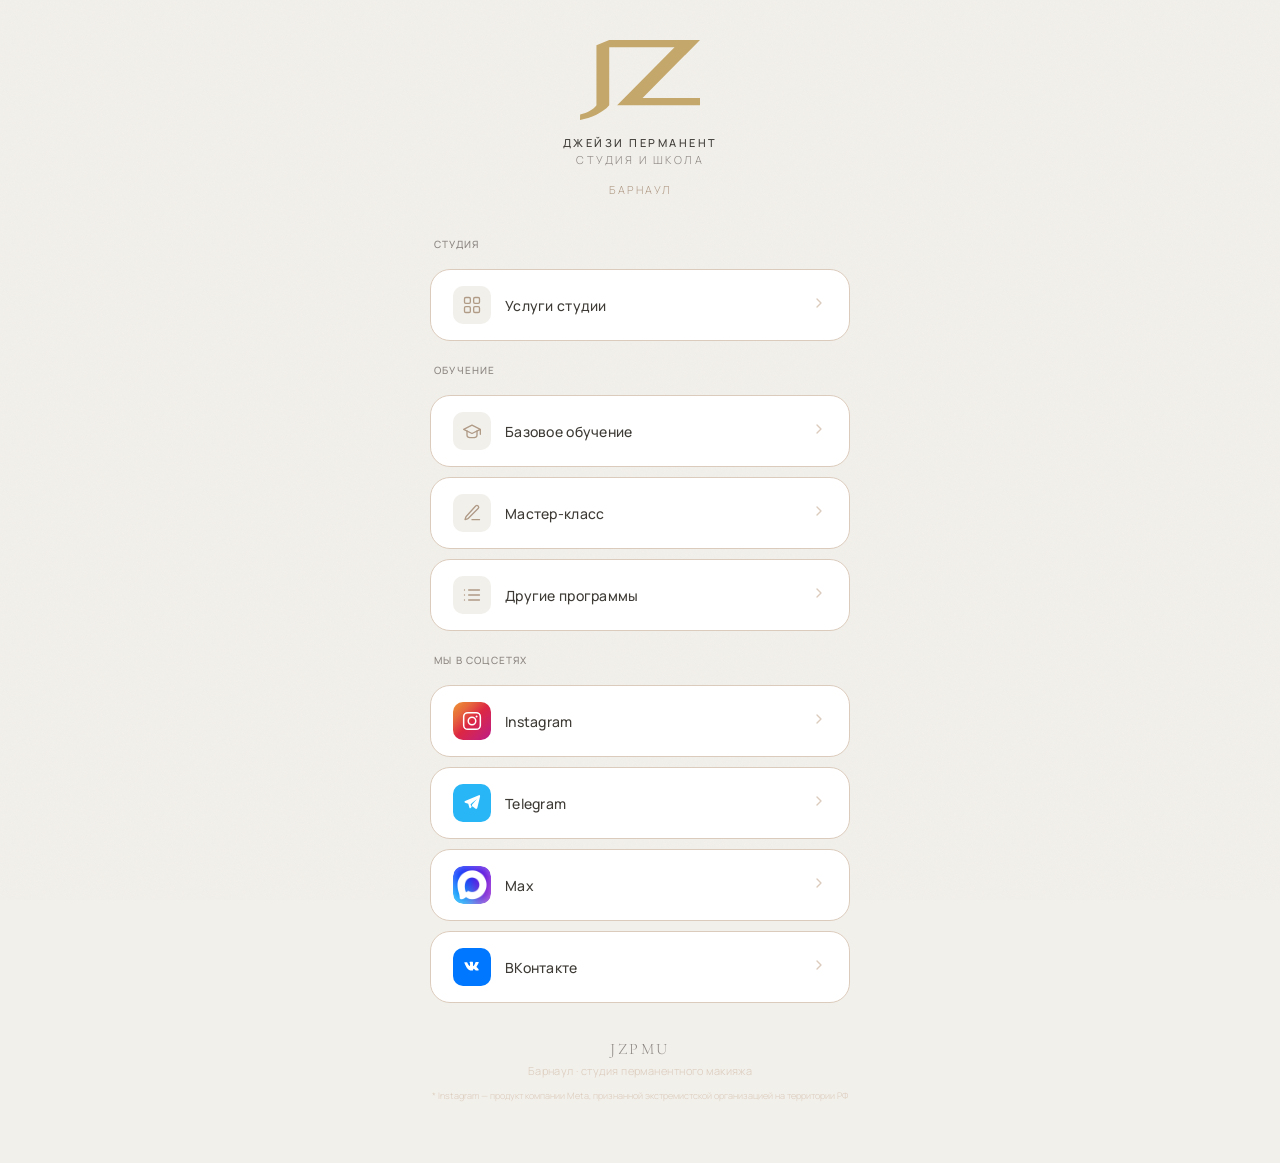
<file: links.html>
<!DOCTYPE html>
<html lang="ru">
<head>
    <meta charset="UTF-8">
    <!-- Yandex.Metrika counter -->
    <script type="text/javascript">
        (function(m,e,t,r,i,k,a){
            m[i]=m[i]||function(){(m[i].a=m[i].a||[]).push(arguments)};
            m[i].l=1*new Date();
            for (var j = 0; j < document.scripts.length; j++) {if (document.scripts[j].src === r) { return; }}
            k=e.createElement(t),a=e.getElementsByTagName(t)[0],k.async=1,k.src=r,a.parentNode.insertBefore(k,a)
        })(window, document,'script','https://mc.yandex.ru/metrika/tag.js?id=108553725', 'ym');
        ym(108553725, 'init', {ssr:true, webvisor:true, clickmap:true, ecommerce:"dataLayer", referrer: document.referrer, url: location.href, accurateTrackBounce:true, trackLinks:true});
    </script>
    <noscript><div><img src="https://mc.yandex.ru/watch/108553725" style="position:absolute; left:-9999px;" alt="" /></div></noscript>
    <!-- /Yandex.Metrika counter -->
    <meta name="viewport" content="width=device-width, initial-scale=1.0">
    <title>JZPMU — Студия и школа перманентного макияжа</title>
    <meta name="description" content="Перманентный макияж, обучение мастеров. Студия Юлии Заматаевой. Барнаул.">
    <link rel="icon" href="./logo.png" type="image/png">

    <!-- Open Graph -->
    <meta property="og:title" content="JZPMU — Студия перманентного макияжа">
    <meta property="og:description" content="Перманентный макияж и обучение мастеров. Барнаул.">
    <meta property="og:image" content="https://jzpmu.ru/photos/brows-new.jpg">
    <meta property="og:url" content="https://jzpmu.ru/links.html">

    <link rel="preconnect" href="https://fonts.googleapis.com">
    <link rel="preconnect" href="https://fonts.gstatic.com" crossorigin>
    <link href="https://fonts.googleapis.com/css2?family=Cormorant+Garamond:ital,wght@0,300;0,400;0,500;1,300;1,400&family=Manrope:wght@300;400;500&display=swap" rel="stylesheet">

    <style>
        :root {
            --bg-main:    #F2F0EB;
            --bg-card:    #FFFFFF;
            --text-main:  #3E3B36;
            --text-muted: #8C8681;
            --border:     #DBCBBC;
            --accent:     #B09B87;
            --accent-gold:#C4A76B;
            --radius-btn: 100px;
            --radius-card:20px;
        }

        * { margin: 0; padding: 0; box-sizing: border-box; }

        html { scroll-behavior: smooth; }

        body {
            background: var(--bg-main);
            color: var(--text-main);
            font-family: 'Manrope', sans-serif;
            font-weight: 300;
            min-height: 100svh;
            display: flex;
            flex-direction: column;
            align-items: center;
            padding: 40px 16px 60px;
        }

        /* Subtle grain overlay */
        body::before {
            content: '';
            position: fixed;
            inset: 0;
            pointer-events: none;
            z-index: 0;
            opacity: .03;
            background-image: url("data:image/svg+xml,%3Csvg viewBox='0 0 256 256' xmlns='http://www.w3.org/2000/svg'%3E%3Cfilter id='n'%3E%3CfeTurbulence type='fractalNoise' baseFrequency='0.9' numOctaves='4' stitchTiles='stitch'/%3E%3C/filter%3E%3Crect width='100%25' height='100%25' filter='url(%23n)' opacity='1'/%3E%3C/svg%3E");
            background-size: 200px;
        }

        .page {
            position: relative;
            z-index: 1;
            width: 100%;
            max-width: 420px;
            display: flex;
            flex-direction: column;
            align-items: center;
            gap: 0;
        }

        /* ── LOGO ── */
        .logo-wrap {
            display: flex;
            flex-direction: column;
            align-items: center;
            gap: 16px;
            margin-bottom: 28px;
        }

        .logo-svg {
            width: 120px;
            height: auto;
        }

        /* точно как .logo-name-mobile + divider на сайте */
        .logo-names {
            display: flex;
            flex-direction: column;
            align-items: center;
            gap: 4px;
        }

        .logo-name-primary {
            font-family: 'Manrope', sans-serif;
            font-size: 11px;
            font-weight: 500;
            letter-spacing: 2.5px;
            text-transform: uppercase;
            color: var(--text-main);
            line-height: 1.2;
            text-align: center;
        }

        .logo-name-secondary {
            font-family: 'Manrope', sans-serif;
            font-size: 11px;
            font-weight: 300;
            letter-spacing: 2.5px;
            text-transform: uppercase;
            color: var(--text-muted);
            line-height: 1.2;
            text-align: center;
        }

        .logo-city {
            font-family: 'Manrope', sans-serif;
            font-size: 11px;
            font-weight: 300;
            letter-spacing: 2px;
            text-transform: uppercase;
            color: var(--accent);
            text-align: center;
        }

        /* ── BUTTONS ── */
        .links {
            width: 100%;
            display: flex;
            flex-direction: column;
            gap: 10px;
            margin-bottom: 36px;
        }

        .link-btn {
            display: flex;
            align-items: center;
            gap: 14px;
            padding: 16px 22px;
            background: var(--bg-card);
            border: 1px solid var(--border);
            border-radius: var(--radius-card);
            color: var(--text-main);
            text-decoration: none;
            font-family: 'Manrope', sans-serif;
            font-size: 14px;
            font-weight: 400;
            letter-spacing: 0.02em;
            transition: all 0.25s ease;
            position: relative;
            overflow: hidden;
        }

        .link-btn::after {
            content: '';
            position: absolute;
            inset: 0;
            background: var(--accent);
            opacity: 0;
            transition: opacity 0.25s;
        }

        .link-btn:hover {
            border-color: var(--accent);
            transform: translateY(-1px);
            box-shadow: 0 6px 20px rgba(176, 155, 135, 0.18);
        }

        .link-btn:hover::after {
            opacity: 0.04;
        }

        .link-btn:active {
            transform: translateY(0);
        }

        .link-icon {
            width: 38px;
            height: 38px;
            border-radius: 10px;
            background: var(--bg-main);
            display: flex;
            align-items: center;
            justify-content: center;
            flex-shrink: 0;
            transition: background 0.25s;
        }

        .link-btn:hover .link-icon {
            background: #EDE8E2;
        }

        .link-icon svg {
            width: 20px;
            height: 20px;
            flex-shrink: 0;
        }

        /* branded social icon backgrounds */
        .icon-ig   { background: linear-gradient(135deg, #f09433 0%, #e6683c 25%, #dc2743 50%, #cc2366 75%, #bc1888 100%); }
        .icon-tg   { background: #29B6F6; }
        .icon-vk   { background: #0077FF; }
        .icon-max  { background: linear-gradient(135deg, #168CF5, #8B5CF6); }
        .icon-ig svg, .icon-tg svg, .icon-vk svg, .icon-max svg { color: #fff; }
        .link-btn:hover .icon-ig,
        .link-btn:hover .icon-tg,
        .link-btn:hover .icon-vk,
        .link-btn:hover .icon-max { filter: brightness(1.08); }

        .link-label {
            flex: 1;
            position: relative;
            z-index: 1;
        }

        .link-label-main {
            display: block;
            font-size: 14px;
            font-weight: 500;
            color: var(--text-main);
        }

        .link-label-sub {
            display: block;
            font-size: 11px;
            color: var(--text-muted);
            margin-top: 1px;
            font-weight: 300;
        }

        .link-arrow {
            flex-shrink: 0;
            color: var(--border);
            position: relative;
            z-index: 1;
            transition: color 0.25s, transform 0.25s;
        }

        .link-btn:hover .link-arrow {
            color: var(--accent);
            transform: translateX(2px);
        }

        /* ── SECTION LABEL ── */
        .section-label {
            width: 100%;
            font-size: 10px;
            font-weight: 500;
            letter-spacing: 0.12em;
            text-transform: uppercase;
            color: var(--text-muted);
            padding: 4px 4px 8px;
            margin-top: 8px;
        }

        /* ── FOOTER ── */
        .footer {
            text-align: center;
        }

        .footer-logo {
            font-family: 'Cormorant Garamond', serif;
            font-size: 16px;
            font-weight: 300;
            letter-spacing: 0.16em;
            color: var(--text-muted);
            text-transform: uppercase;
            margin-bottom: 4px;
        }

        .footer-copy {
            font-size: 11px;
            color: var(--border);
            letter-spacing: 0.04em;
        }
    </style>
</head>
<body>
<div class="page">

    <!-- Logo + название как в хедере сайта -->
    <div class="logo-wrap">
        <svg class="logo-svg" viewBox="0 0 395.53 263.85" xmlns="http://www.w3.org/2000/svg" aria-label="JZPMU логотип">
            <path fill="#C4A76B" d="M96.29,214.94V24.11H311.65L122.35,214.94H395.53V190.83H206.3L395.53,0,96.29.07,54.21,17.14v197.8C44.66,229.22,24.87,239.12.35,245.81c-.14,6-.21,12-.35,18C34.21,257.09,77,239.33,96.29,214.94Z"/>
        </svg>
        <div class="logo-names">
            <span class="logo-name-primary">Джейзи Перманент</span>
            <span class="logo-name-secondary">Студия и школа</span>
        </div>
        <span class="logo-city">Барнаул</span>
    </div>

    <!-- Links -->
    <div class="links">

        <!-- Studio -->
        <div class="section-label">Студия</div>

        <a href="https://jzpmu.ru/" class="link-btn" target="_blank" rel="noopener">
            <div class="link-icon">
                <svg viewBox="0 0 24 24" fill="none" stroke="var(--accent)" stroke-width="1.6" stroke-linecap="round" stroke-linejoin="round">
                    <rect x="3" y="3" width="7" height="7" rx="1.5"/>
                    <rect x="14" y="3" width="7" height="7" rx="1.5"/>
                    <rect x="3" y="14" width="7" height="7" rx="1.5"/>
                    <rect x="14" y="14" width="7" height="7" rx="1.5"/>
                </svg>
            </div>
            <div class="link-label">
                <span class="link-label-main">Услуги студии</span>
            </div>
            <div class="link-arrow">
                <svg width="16" height="16" viewBox="0 0 24 24" fill="none" stroke="currentColor" stroke-width="2" stroke-linecap="round" stroke-linejoin="round"><path d="M9 18l6-6-6-6"/></svg>
            </div>
        </a>

        <!-- Education -->
        <div class="section-label">Обучение</div>

        <a href="https://jzpmu.ru/academy.html" class="link-btn" target="_blank" rel="noopener">
            <div class="link-icon">
                <svg viewBox="0 0 24 24" fill="none" stroke="var(--accent)" stroke-width="1.6" stroke-linecap="round" stroke-linejoin="round">
                    <path d="M22 10v6M2 10l10-5 10 5-10 5z"/>
                    <path d="M6 12v5c0 1.7 2.7 3 6 3s6-1.3 6-3v-5"/>
                </svg>
            </div>
            <div class="link-label">
                <span class="link-label-main">Базовое обучение</span>
            </div>
            <div class="link-arrow">
                <svg width="16" height="16" viewBox="0 0 24 24" fill="none" stroke="currentColor" stroke-width="2" stroke-linecap="round" stroke-linejoin="round"><path d="M9 18l6-6-6-6"/></svg>
            </div>
        </a>

        <a href="https://jzpmu.ru/academy.html#masterclass" class="link-btn" target="_blank" rel="noopener">
            <div class="link-icon">
                <svg viewBox="0 0 24 24" fill="none" stroke="var(--accent)" stroke-width="1.6" stroke-linecap="round" stroke-linejoin="round">
                    <path d="M12 20h9"/>
                    <path d="M16.376 3.622a1 1 0 013.002 3.002L7.368 18.635a2 2 0 01-.855.506l-2.872.86 .86-2.872a2 2 0 01.506-.855z"/>
                </svg>
            </div>
            <div class="link-label">
                <span class="link-label-main">Мастер-класс</span>
            </div>
            <div class="link-arrow">
                <svg width="16" height="16" viewBox="0 0 24 24" fill="none" stroke="currentColor" stroke-width="2" stroke-linecap="round" stroke-linejoin="round"><path d="M9 18l6-6-6-6"/></svg>
            </div>
        </a>

        <a href="https://jzpmu.ru/academy.html#programs" class="link-btn" target="_blank" rel="noopener">
            <div class="link-icon">
                <svg viewBox="0 0 24 24" fill="none" stroke="var(--accent)" stroke-width="1.6" stroke-linecap="round" stroke-linejoin="round">
                    <path d="M8 6h13M8 12h13M8 18h13M3 6h.01M3 12h.01M3 18h.01"/>
                </svg>
            </div>
            <div class="link-label">
                <span class="link-label-main">Другие программы</span>
            </div>
            <div class="link-arrow">
                <svg width="16" height="16" viewBox="0 0 24 24" fill="none" stroke="currentColor" stroke-width="2" stroke-linecap="round" stroke-linejoin="round"><path d="M9 18l6-6-6-6"/></svg>
            </div>
        </a>

        <!-- Socials -->
        <div class="section-label">Мы в соцсетях</div>

        <a href="https://www.instagram.com/jzpermanent_?igsh=MWFheHdqOWhhN2Fzdw%3D%3D&utm_source=qr" class="link-btn" target="_blank" rel="noopener">
            <div class="link-icon icon-ig">
                <svg viewBox="0 0 24 24" fill="none" stroke="#fff" stroke-width="1.8" stroke-linecap="round" stroke-linejoin="round">
                    <rect x="2" y="2" width="20" height="20" rx="5"/>
                    <circle cx="12" cy="12" r="4.5"/>
                    <circle cx="17.5" cy="6.5" r="1.2" fill="#fff" stroke="none"/>
                </svg>
            </div>
            <div class="link-label">
                <span class="link-label-main">Instagram</span>
            </div>
            <div class="link-arrow">
                <svg width="16" height="16" viewBox="0 0 24 24" fill="none" stroke="currentColor" stroke-width="2" stroke-linecap="round" stroke-linejoin="round"><path d="M9 18l6-6-6-6"/></svg>
            </div>
        </a>

        <a href="https://t.me/jzpmu" class="link-btn" target="_blank" rel="noopener">
            <div class="link-icon icon-tg">
                <svg viewBox="0 0 24 24" fill="none">
                    <path d="M21.198 2.433a2.242 2.242 0 00-1.022.215l-16.5 6.866c-1.068.443-.997 1.955.106 2.283l3.717 1.14 1.448 4.617c.197.627.986.828 1.444.368l2.003-2.003 3.967 2.917c.734.54 1.775.163 1.988-.71l3.268-13.75a1.558 1.558 0 00-1.419-1.943zm-9.073 11.46l-.65 3.117-1.147-3.66 7.652-6.108-5.855 6.65z" fill="#fff"/>
                </svg>
            </div>
            <div class="link-label">
                <span class="link-label-main">Telegram</span>
            </div>
            <div class="link-arrow">
                <svg width="16" height="16" viewBox="0 0 24 24" fill="none" stroke="currentColor" stroke-width="2" stroke-linecap="round" stroke-linejoin="round"><path d="M9 18l6-6-6-6"/></svg>
            </div>
        </a>

        <a href="https://max.ru/id668500699202_biz" class="link-btn" target="_blank" rel="noopener">
            <div class="link-icon icon-max" style="background:transparent;padding:0;overflow:hidden;">
                <img src="photos/max-logo.png" alt="Max" style="width:100%;height:100%;object-fit:cover;border-radius:inherit;">
            </div>
            <div class="link-label">
                <span class="link-label-main">Max</span>
            </div>
            <div class="link-arrow">
                <svg width="16" height="16" viewBox="0 0 24 24" fill="none" stroke="currentColor" stroke-width="2" stroke-linecap="round" stroke-linejoin="round"><path d="M9 18l6-6-6-6"/></svg>
            </div>
        </a>

        <a href="https://vk.com/jzpmu" class="link-btn" target="_blank" rel="noopener">
            <div class="link-icon icon-vk">
                <svg viewBox="0 0 24 24" fill="#fff">
                    <path d="M12.785 16.241s.288-.032.436-.194c.136-.148.131-.427.131-.427s-.018-1.304.585-1.496c.595-.189 1.361 1.26 2.174 1.815.614.418 1.08.327 1.08.327l2.169-.03s1.134-.071.596-1.16c-.044-.085-.313-.757-1.612-2.14-1.36-1.448-1.178-1.213.46-3.714.998-1.51 1.396-2.432 1.27-2.826-.12-.376-1.013-.277-1.013-.277l-2.44.015s-.182-.025-.316.063c-.132.086-.216.286-.216.286s-.387 1.164-.902 2.154c-1.088 2.1-1.523 2.212-1.7 2.083-.413-.302-.31-1.22-.31-1.87 0-2.033.307-2.88-.598-3.1-.301-.072-.522-.12-1.29-.128-.986-.01-1.82.003-2.293.238-.314.154-.556.499-.409.519.182.025.595.113.814.414.284.39.274 1.267.274 1.267s.163 2.394-.38 2.692c-.373.2-.884-.207-1.98-2.066-.562-.974-.986-2.051-.986-2.051s-.08-.196-.211-.302a1.03 1.03 0 00-.419-.154l-2.319.015s-.348.01-.475.163c-.114.136-.009.417-.009.417s1.815 4.842 3.868 7.28c1.883 2.237 4.022 2.09 4.022 2.09h.97z"/>
                </svg>
            </div>
            <div class="link-label">
                <span class="link-label-main">ВКонтакте</span>
            </div>
            <div class="link-arrow">
                <svg width="16" height="16" viewBox="0 0 24 24" fill="none" stroke="currentColor" stroke-width="2" stroke-linecap="round" stroke-linejoin="round"><path d="M9 18l6-6-6-6"/></svg>
            </div>
        </a>

    </div><!-- /links -->

    <!-- Footer -->
    <div class="footer">
        <div class="footer-logo">JZPMU</div>
        <div class="footer-copy">Барнаул · студия перманентного макияжа</div>
        <div class="footer-disclaimer" style="font-size:9px;color:var(--border);margin-top:12px;line-height:1.4;">
            * Instagram — продукт компании Meta, признанной экстремистской организацией на территории РФ
        </div>
    </div>

</div>
</body>
</html>
</file>
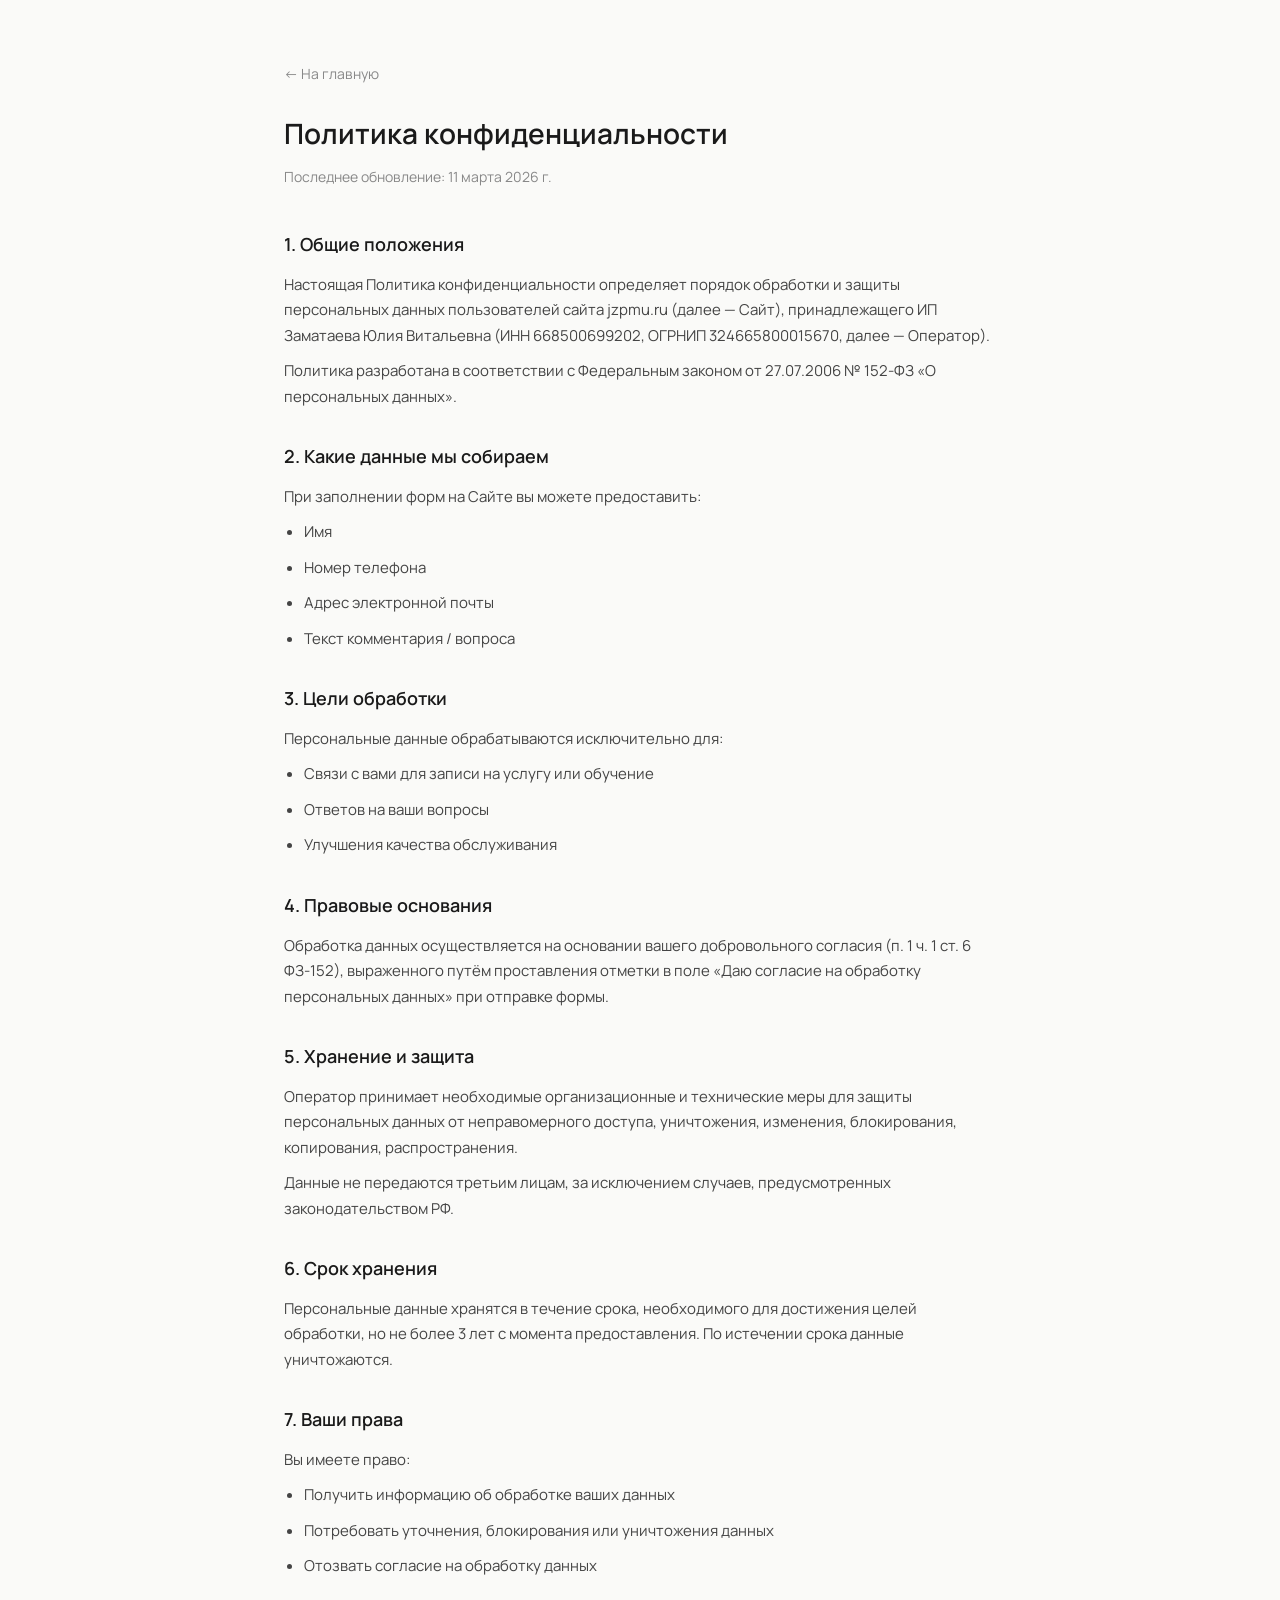
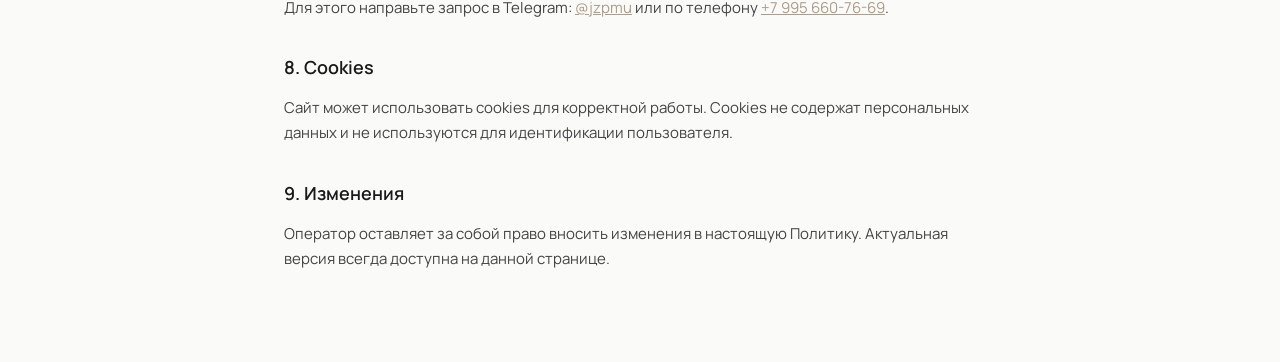
<file: privacy.html>
<!DOCTYPE html>
<html lang="ru">
<head>
    <meta charset="UTF-8">
    <meta name="viewport" content="width=device-width, initial-scale=1.0">
    <title>Политика конфиденциальности — JZPMU</title>
    <meta name="robots" content="noindex, nofollow">
    <link rel="icon" href="./logo.png" type="image/png">
    <link rel="preconnect" href="https://fonts.googleapis.com">
    <link rel="preconnect" href="https://fonts.gstatic.com" crossorigin>
    <link href="https://fonts.googleapis.com/css2?family=Manrope:wght@300;400;500;600&display=swap" rel="stylesheet">
    <style>
        *, *::before, *::after { box-sizing: border-box; margin: 0; padding: 0; }
        body { font-family: 'Manrope', sans-serif; color: #1a1a1a; line-height: 1.7; background: #fafaf8; }
        .container { max-width: 760px; margin: 0 auto; padding: 60px 24px 80px; }
        h1 { font-size: 28px; font-weight: 600; margin-bottom: 8px; }
        .subtitle { color: #888; font-size: 14px; margin-bottom: 40px; }
        h2 { font-size: 18px; font-weight: 600; margin: 32px 0 12px; }
        p, li { font-size: 15px; color: #444; margin-bottom: 10px; }
        ul { padding-left: 20px; margin-bottom: 16px; }
        a { color: #b09b87; }
        .back { display: inline-block; margin-bottom: 24px; font-size: 14px; color: #888; text-decoration: none; }
        .back:hover { color: #1a1a1a; }
    </style>
</head>
<body>
<div class="container">
    <a href="index.html" class="back">&larr; На главную</a>
    <h1>Политика конфиденциальности</h1>
    <p class="subtitle">Последнее обновление: 11 марта 2026 г.</p>

    <h2>1. Общие положения</h2>
    <p>Настоящая Политика конфиденциальности определяет порядок обработки и защиты персональных данных пользователей сайта jzpmu.ru (далее — Сайт), принадлежащего ИП Заматаева Юлия Витальевна (ИНН 668500699202, ОГРНИП 324665800015670, далее — Оператор).</p>
    <p>Политика разработана в соответствии с Федеральным законом от 27.07.2006 № 152-ФЗ «О персональных данных».</p>

    <h2>2. Какие данные мы собираем</h2>
    <p>При заполнении форм на Сайте вы можете предоставить:</p>
    <ul>
        <li>Имя</li>
        <li>Номер телефона</li>
        <li>Адрес электронной почты</li>
        <li>Текст комментария / вопроса</li>
    </ul>

    <h2>3. Цели обработки</h2>
    <p>Персональные данные обрабатываются исключительно для:</p>
    <ul>
        <li>Связи с вами для записи на услугу или обучение</li>
        <li>Ответов на ваши вопросы</li>
        <li>Улучшения качества обслуживания</li>
    </ul>

    <h2>4. Правовые основания</h2>
    <p>Обработка данных осуществляется на основании вашего добровольного согласия (п. 1 ч. 1 ст. 6 ФЗ-152), выраженного путём проставления отметки в поле «Даю согласие на обработку персональных данных» при отправке формы.</p>

    <h2>5. Хранение и защита</h2>
    <p>Оператор принимает необходимые организационные и технические меры для защиты персональных данных от неправомерного доступа, уничтожения, изменения, блокирования, копирования, распространения.</p>
    <p>Данные не передаются третьим лицам, за исключением случаев, предусмотренных законодательством РФ.</p>

    <h2>6. Срок хранения</h2>
    <p>Персональные данные хранятся в течение срока, необходимого для достижения целей обработки, но не более 3 лет с момента предоставления. По истечении срока данные уничтожаются.</p>

    <h2>7. Ваши права</h2>
    <p>Вы имеете право:</p>
    <ul>
        <li>Получить информацию об обработке ваших данных</li>
        <li>Потребовать уточнения, блокирования или уничтожения данных</li>
        <li>Отозвать согласие на обработку данных</li>
    </ul>
    <p>Для этого направьте запрос в Telegram: <a href="https://t.me/jzpmu" target="_blank">@jzpmu</a> или по телефону <a href="tel:+79956607669">+7 995 660-76-69</a>.</p>

    <h2>8. Cookies</h2>
    <p>Сайт может использовать cookies для корректной работы. Cookies не содержат персональных данных и не используются для идентификации пользователя.</p>

    <h2>9. Изменения</h2>
    <p>Оператор оставляет за собой право вносить изменения в настоящую Политику. Актуальная версия всегда доступна на данной странице.</p>
</div>
</body>
</html>
</file>
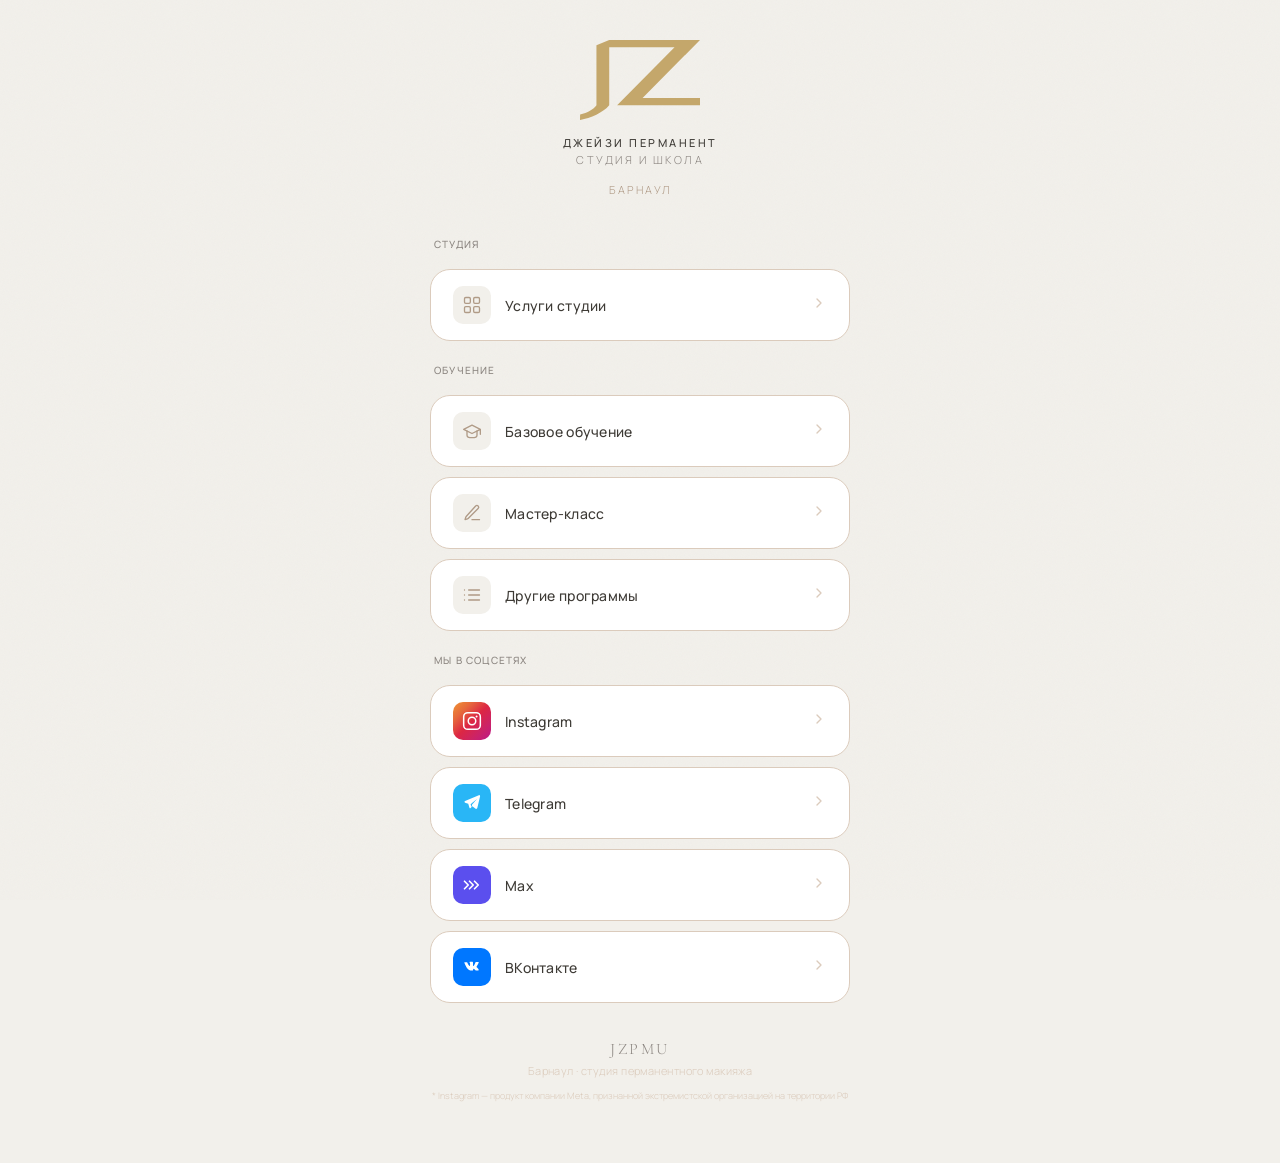
<file: taplink.html>
<!DOCTYPE html>
<html lang="ru">
<head>
    <meta charset="UTF-8">
    <meta name="viewport" content="width=device-width, initial-scale=1.0">
    <title>JZPMU — Студия и школа перманентного макияжа</title>
    <meta name="description" content="Перманентный макияж, обучение мастеров. Студия Юлии Заматаевой. Барнаул.">
    <link rel="icon" href="./logo.png" type="image/png">

    <!-- Open Graph -->
    <meta property="og:title" content="JZPMU — Студия перманентного макияжа">
    <meta property="og:description" content="Перманентный макияж и обучение мастеров. Барнаул.">
    <meta property="og:image" content="https://jzpmu.ru/photos/brows-new.jpg">
    <meta property="og:url" content="https://jzpmu.ru/taplink.html">

    <link rel="preconnect" href="https://fonts.googleapis.com">
    <link rel="preconnect" href="https://fonts.gstatic.com" crossorigin>
    <link href="https://fonts.googleapis.com/css2?family=Cormorant+Garamond:ital,wght@0,300;0,400;0,500;1,300;1,400&family=Manrope:wght@300;400;500&display=swap" rel="stylesheet">

    <style>
        :root {
            --bg-main:    #F2F0EB;
            --bg-card:    #FFFFFF;
            --text-main:  #3E3B36;
            --text-muted: #8C8681;
            --border:     #DBCBBC;
            --accent:     #B09B87;
            --accent-gold:#C4A76B;
            --radius-btn: 100px;
            --radius-card:20px;
        }

        * { margin: 0; padding: 0; box-sizing: border-box; }

        html { scroll-behavior: smooth; }

        body {
            background: var(--bg-main);
            color: var(--text-main);
            font-family: 'Manrope', sans-serif;
            font-weight: 300;
            min-height: 100svh;
            display: flex;
            flex-direction: column;
            align-items: center;
            padding: 40px 16px 60px;
        }

        /* Subtle grain overlay */
        body::before {
            content: '';
            position: fixed;
            inset: 0;
            pointer-events: none;
            z-index: 0;
            opacity: .03;
            background-image: url("data:image/svg+xml,%3Csvg viewBox='0 0 256 256' xmlns='http://www.w3.org/2000/svg'%3E%3Cfilter id='n'%3E%3CfeTurbulence type='fractalNoise' baseFrequency='0.9' numOctaves='4' stitchTiles='stitch'/%3E%3C/filter%3E%3Crect width='100%25' height='100%25' filter='url(%23n)' opacity='1'/%3E%3C/svg%3E");
            background-size: 200px;
        }

        .page {
            position: relative;
            z-index: 1;
            width: 100%;
            max-width: 420px;
            display: flex;
            flex-direction: column;
            align-items: center;
            gap: 0;
        }

        /* ── LOGO ── */
        .logo-wrap {
            display: flex;
            flex-direction: column;
            align-items: center;
            gap: 16px;
            margin-bottom: 28px;
        }

        .logo-svg {
            width: 120px;
            height: auto;
        }

        /* точно как .logo-name-mobile + divider на сайте */
        .logo-names {
            display: flex;
            flex-direction: column;
            align-items: center;
            gap: 4px;
        }

        .logo-name-primary {
            font-family: 'Manrope', sans-serif;
            font-size: 11px;
            font-weight: 500;
            letter-spacing: 2.5px;
            text-transform: uppercase;
            color: var(--text-main);
            line-height: 1.2;
            text-align: center;
        }

        .logo-name-secondary {
            font-family: 'Manrope', sans-serif;
            font-size: 11px;
            font-weight: 300;
            letter-spacing: 2.5px;
            text-transform: uppercase;
            color: var(--text-muted);
            line-height: 1.2;
            text-align: center;
        }

        .logo-city {
            font-family: 'Manrope', sans-serif;
            font-size: 11px;
            font-weight: 300;
            letter-spacing: 2px;
            text-transform: uppercase;
            color: var(--accent);
            text-align: center;
        }

        /* ── BUTTONS ── */
        .links {
            width: 100%;
            display: flex;
            flex-direction: column;
            gap: 10px;
            margin-bottom: 36px;
        }

        .link-btn {
            display: flex;
            align-items: center;
            gap: 14px;
            padding: 16px 22px;
            background: var(--bg-card);
            border: 1px solid var(--border);
            border-radius: var(--radius-card);
            color: var(--text-main);
            text-decoration: none;
            font-family: 'Manrope', sans-serif;
            font-size: 14px;
            font-weight: 400;
            letter-spacing: 0.02em;
            transition: all 0.25s ease;
            position: relative;
            overflow: hidden;
        }

        .link-btn::after {
            content: '';
            position: absolute;
            inset: 0;
            background: var(--accent);
            opacity: 0;
            transition: opacity 0.25s;
        }

        .link-btn:hover {
            border-color: var(--accent);
            transform: translateY(-1px);
            box-shadow: 0 6px 20px rgba(176, 155, 135, 0.18);
        }

        .link-btn:hover::after {
            opacity: 0.04;
        }

        .link-btn:active {
            transform: translateY(0);
        }

        .link-icon {
            width: 38px;
            height: 38px;
            border-radius: 10px;
            background: var(--bg-main);
            display: flex;
            align-items: center;
            justify-content: center;
            flex-shrink: 0;
            transition: background 0.25s;
        }

        .link-btn:hover .link-icon {
            background: #EDE8E2;
        }

        .link-icon svg {
            width: 20px;
            height: 20px;
            flex-shrink: 0;
        }

        /* branded social icon backgrounds */
        .icon-ig   { background: linear-gradient(135deg, #f09433 0%, #e6683c 25%, #dc2743 50%, #cc2366 75%, #bc1888 100%); }
        .icon-tg   { background: #29B6F6; }
        .icon-vk   { background: #0077FF; }
        .icon-max  { background: #5B4FEE; }
        .icon-ig svg, .icon-tg svg, .icon-vk svg, .icon-max svg { color: #fff; }
        .link-btn:hover .icon-ig,
        .link-btn:hover .icon-tg,
        .link-btn:hover .icon-vk,
        .link-btn:hover .icon-max { filter: brightness(1.08); }

        .link-label {
            flex: 1;
            position: relative;
            z-index: 1;
        }

        .link-label-main {
            display: block;
            font-size: 14px;
            font-weight: 500;
            color: var(--text-main);
        }

        .link-label-sub {
            display: block;
            font-size: 11px;
            color: var(--text-muted);
            margin-top: 1px;
            font-weight: 300;
        }

        .link-arrow {
            flex-shrink: 0;
            color: var(--border);
            position: relative;
            z-index: 1;
            transition: color 0.25s, transform 0.25s;
        }

        .link-btn:hover .link-arrow {
            color: var(--accent);
            transform: translateX(2px);
        }

        /* ── SECTION LABEL ── */
        .section-label {
            width: 100%;
            font-size: 10px;
            font-weight: 500;
            letter-spacing: 0.12em;
            text-transform: uppercase;
            color: var(--text-muted);
            padding: 4px 4px 8px;
            margin-top: 8px;
        }

        /* ── FOOTER ── */
        .footer {
            text-align: center;
        }

        .footer-logo {
            font-family: 'Cormorant Garamond', serif;
            font-size: 16px;
            font-weight: 300;
            letter-spacing: 0.16em;
            color: var(--text-muted);
            text-transform: uppercase;
            margin-bottom: 4px;
        }

        .footer-copy {
            font-size: 11px;
            color: var(--border);
            letter-spacing: 0.04em;
        }
    </style>
</head>
<body>
<div class="page">

    <!-- Logo + название как в хедере сайта -->
    <div class="logo-wrap">
        <svg class="logo-svg" viewBox="0 0 395.53 263.85" xmlns="http://www.w3.org/2000/svg" aria-label="JZPMU логотип">
            <path fill="#C4A76B" d="M96.29,214.94V24.11H311.65L122.35,214.94H395.53V190.83H206.3L395.53,0,96.29.07,54.21,17.14v197.8C44.66,229.22,24.87,239.12.35,245.81c-.14,6-.21,12-.35,18C34.21,257.09,77,239.33,96.29,214.94Z"/>
        </svg>
        <div class="logo-names">
            <span class="logo-name-primary">Джейзи Перманент</span>
            <span class="logo-name-secondary">Студия и школа</span>
        </div>
        <span class="logo-city">Барнаул</span>
    </div>

    <!-- Links -->
    <div class="links">

        <!-- Studio -->
        <div class="section-label">Студия</div>

        <a href="https://jzpmu.ru/" class="link-btn" target="_blank" rel="noopener">
            <div class="link-icon">
                <svg viewBox="0 0 24 24" fill="none" stroke="var(--accent)" stroke-width="1.6" stroke-linecap="round" stroke-linejoin="round">
                    <rect x="3" y="3" width="7" height="7" rx="1.5"/>
                    <rect x="14" y="3" width="7" height="7" rx="1.5"/>
                    <rect x="3" y="14" width="7" height="7" rx="1.5"/>
                    <rect x="14" y="14" width="7" height="7" rx="1.5"/>
                </svg>
            </div>
            <div class="link-label">
                <span class="link-label-main">Услуги студии</span>
            </div>
            <div class="link-arrow">
                <svg width="16" height="16" viewBox="0 0 24 24" fill="none" stroke="currentColor" stroke-width="2" stroke-linecap="round" stroke-linejoin="round"><path d="M9 18l6-6-6-6"/></svg>
            </div>
        </a>

        <!-- Education -->
        <div class="section-label">Обучение</div>

        <a href="https://jzpmu.ru/academy.html" class="link-btn" target="_blank" rel="noopener">
            <div class="link-icon">
                <svg viewBox="0 0 24 24" fill="none" stroke="var(--accent)" stroke-width="1.6" stroke-linecap="round" stroke-linejoin="round">
                    <path d="M22 10v6M2 10l10-5 10 5-10 5z"/>
                    <path d="M6 12v5c0 1.7 2.7 3 6 3s6-1.3 6-3v-5"/>
                </svg>
            </div>
            <div class="link-label">
                <span class="link-label-main">Базовое обучение</span>
            </div>
            <div class="link-arrow">
                <svg width="16" height="16" viewBox="0 0 24 24" fill="none" stroke="currentColor" stroke-width="2" stroke-linecap="round" stroke-linejoin="round"><path d="M9 18l6-6-6-6"/></svg>
            </div>
        </a>

        <a href="https://jzpmu.ru/academy.html#masterclass" class="link-btn" target="_blank" rel="noopener">
            <div class="link-icon">
                <svg viewBox="0 0 24 24" fill="none" stroke="var(--accent)" stroke-width="1.6" stroke-linecap="round" stroke-linejoin="round">
                    <path d="M12 20h9"/>
                    <path d="M16.376 3.622a1 1 0 013.002 3.002L7.368 18.635a2 2 0 01-.855.506l-2.872.86 .86-2.872a2 2 0 01.506-.855z"/>
                </svg>
            </div>
            <div class="link-label">
                <span class="link-label-main">Мастер-класс</span>
            </div>
            <div class="link-arrow">
                <svg width="16" height="16" viewBox="0 0 24 24" fill="none" stroke="currentColor" stroke-width="2" stroke-linecap="round" stroke-linejoin="round"><path d="M9 18l6-6-6-6"/></svg>
            </div>
        </a>

        <a href="https://jzpmu.ru/academy.html#programs" class="link-btn" target="_blank" rel="noopener">
            <div class="link-icon">
                <svg viewBox="0 0 24 24" fill="none" stroke="var(--accent)" stroke-width="1.6" stroke-linecap="round" stroke-linejoin="round">
                    <path d="M8 6h13M8 12h13M8 18h13M3 6h.01M3 12h.01M3 18h.01"/>
                </svg>
            </div>
            <div class="link-label">
                <span class="link-label-main">Другие программы</span>
            </div>
            <div class="link-arrow">
                <svg width="16" height="16" viewBox="0 0 24 24" fill="none" stroke="currentColor" stroke-width="2" stroke-linecap="round" stroke-linejoin="round"><path d="M9 18l6-6-6-6"/></svg>
            </div>
        </a>

        <!-- Socials -->
        <div class="section-label">Мы в соцсетях</div>

        <a href="https://www.instagram.com/jzpermanent_?igsh=MWFheHdqOWhhN2Fzdw%3D%3D&utm_source=qr" class="link-btn" target="_blank" rel="noopener">
            <div class="link-icon icon-ig">
                <svg viewBox="0 0 24 24" fill="none" stroke="#fff" stroke-width="1.8" stroke-linecap="round" stroke-linejoin="round">
                    <rect x="2" y="2" width="20" height="20" rx="5"/>
                    <circle cx="12" cy="12" r="4.5"/>
                    <circle cx="17.5" cy="6.5" r="1.2" fill="#fff" stroke="none"/>
                </svg>
            </div>
            <div class="link-label">
                <span class="link-label-main">Instagram</span>
            </div>
            <div class="link-arrow">
                <svg width="16" height="16" viewBox="0 0 24 24" fill="none" stroke="currentColor" stroke-width="2" stroke-linecap="round" stroke-linejoin="round"><path d="M9 18l6-6-6-6"/></svg>
            </div>
        </a>

        <a href="https://t.me/jzpmu" class="link-btn" target="_blank" rel="noopener">
            <div class="link-icon icon-tg">
                <svg viewBox="0 0 24 24" fill="none">
                    <path d="M21.198 2.433a2.242 2.242 0 00-1.022.215l-16.5 6.866c-1.068.443-.997 1.955.106 2.283l3.717 1.14 1.448 4.617c.197.627.986.828 1.444.368l2.003-2.003 3.967 2.917c.734.54 1.775.163 1.988-.71l3.268-13.75a1.558 1.558 0 00-1.419-1.943zm-9.073 11.46l-.65 3.117-1.147-3.66 7.652-6.108-5.855 6.65z" fill="#fff"/>
                </svg>
            </div>
            <div class="link-label">
                <span class="link-label-main">Telegram</span>
            </div>
            <div class="link-arrow">
                <svg width="16" height="16" viewBox="0 0 24 24" fill="none" stroke="currentColor" stroke-width="2" stroke-linecap="round" stroke-linejoin="round"><path d="M9 18l6-6-6-6"/></svg>
            </div>
        </a>

        <a href="https://max.ru/id668500699202_biz" class="link-btn" target="_blank" rel="noopener">
            <div class="link-icon icon-max">
                <svg viewBox="0 0 24 24" fill="none" xmlns="http://www.w3.org/2000/svg">
                    <path d="M3 7.5L7.5 12L3 16.5" stroke="#fff" stroke-width="2" stroke-linecap="round" stroke-linejoin="round"/>
                    <path d="M9 7.5L13.5 12L9 16.5" stroke="#fff" stroke-width="2" stroke-linecap="round" stroke-linejoin="round"/>
                    <path d="M15 7.5L19.5 12L15 16.5" stroke="#fff" stroke-width="2" stroke-linecap="round" stroke-linejoin="round"/>
                </svg>
            </div>
            <div class="link-label">
                <span class="link-label-main">Max</span>
            </div>
            <div class="link-arrow">
                <svg width="16" height="16" viewBox="0 0 24 24" fill="none" stroke="currentColor" stroke-width="2" stroke-linecap="round" stroke-linejoin="round"><path d="M9 18l6-6-6-6"/></svg>
            </div>
        </a>

        <a href="https://vk.com/jzpmu" class="link-btn" target="_blank" rel="noopener">
            <div class="link-icon icon-vk">
                <svg viewBox="0 0 24 24" fill="#fff">
                    <path d="M12.785 16.241s.288-.032.436-.194c.136-.148.131-.427.131-.427s-.018-1.304.585-1.496c.595-.189 1.361 1.26 2.174 1.815.614.418 1.08.327 1.08.327l2.169-.03s1.134-.071.596-1.16c-.044-.085-.313-.757-1.612-2.14-1.36-1.448-1.178-1.213.46-3.714.998-1.51 1.396-2.432 1.27-2.826-.12-.376-1.013-.277-1.013-.277l-2.44.015s-.182-.025-.316.063c-.132.086-.216.286-.216.286s-.387 1.164-.902 2.154c-1.088 2.1-1.523 2.212-1.7 2.083-.413-.302-.31-1.22-.31-1.87 0-2.033.307-2.88-.598-3.1-.301-.072-.522-.12-1.29-.128-.986-.01-1.82.003-2.293.238-.314.154-.556.499-.409.519.182.025.595.113.814.414.284.39.274 1.267.274 1.267s.163 2.394-.38 2.692c-.373.2-.884-.207-1.98-2.066-.562-.974-.986-2.051-.986-2.051s-.08-.196-.211-.302a1.03 1.03 0 00-.419-.154l-2.319.015s-.348.01-.475.163c-.114.136-.009.417-.009.417s1.815 4.842 3.868 7.28c1.883 2.237 4.022 2.09 4.022 2.09h.97z"/>
                </svg>
            </div>
            <div class="link-label">
                <span class="link-label-main">ВКонтакте</span>
            </div>
            <div class="link-arrow">
                <svg width="16" height="16" viewBox="0 0 24 24" fill="none" stroke="currentColor" stroke-width="2" stroke-linecap="round" stroke-linejoin="round"><path d="M9 18l6-6-6-6"/></svg>
            </div>
        </a>

    </div><!-- /links -->

    <!-- Footer -->
    <div class="footer">
        <div class="footer-logo">JZPMU</div>
        <div class="footer-copy">Барнаул · студия перманентного макияжа</div>
        <div class="footer-disclaimer" style="font-size:9px;color:var(--border);margin-top:12px;line-height:1.4;">
            * Instagram — продукт компании Meta, признанной экстремистской организацией на территории РФ
        </div>
    </div>

</div>
</body>
</html>
</file>
<file: style.css>
/* === ЭТАЛОННЫЕ ПЕРЕМЕННЫЕ === */
:root {
    --bg-main: #F2F0EB;
    --bg-card: #FFFFFF;
    --bg-dark: #3E3B36;
    --text-main: #3E3B36;
    --text-light: #FFFFFF;
    --text-muted: #8C8681;
    --border-line: #DBCBBC;
    --accent: #B09B87;
    --accent-gold: #C4A76B;
    --radius-box: 24px;
    --radius-btn: 100px;
    --radius-sm: 12px;
}

* { margin: 0; padding: 0; box-sizing: border-box; }

html { scroll-behavior: smooth; }

:focus-visible {
    outline: 2px solid var(--accent);
    outline-offset: 2px;
}
:focus:not(:focus-visible) {
    outline: none;
}

.skip-link {
    position: absolute;
    top: -100%;
    left: 16px;
    background: var(--accent);
    color: #fff;
    padding: 8px 16px;
    border-radius: var(--radius-btn);
    z-index: 10000;
    font-size: 14px;
    text-decoration: none;
    transition: top .2s;
}
.skip-link:focus {
    top: 12px;
}

body {
    background-color: var(--bg-main);
    color: var(--text-main);
    font-family: 'Manrope', sans-serif;
    font-weight: 300;
    line-height: 1.5;
    overflow-x: hidden;
}

h1, h2, h3, h4 {
    font-family: 'Cormorant Garamond', serif;
    font-weight: 300;
    letter-spacing: 0.02em;
}

.container {
    max-width: 1280px;
    margin: 0 auto;
    padding: 0 20px;
}

a { text-decoration: none; color: inherit; transition: 0.3s; }
ul { list-style: none; }

/* === HEADER === */
header {
    position: fixed;
    top: 20px;
    left: 0; right: 0;
    display: flex;
    justify-content: center;
    z-index: 1000;
    padding: 0 20px;
}

.navbar {
    width: 100%;
    max-width: 1280px;
    background: rgba(255, 255, 255, 0.85);
    backdrop-filter: blur(20px);
    -webkit-backdrop-filter: blur(20px);
    border: 1px solid rgba(255, 255, 255, 0.5);
    padding: 12px 24px;
    border-radius: var(--radius-btn);
    display: flex;
    justify-content: space-between;
    align-items: center;
    gap: 16px;
    box-shadow: 0 4px 30px rgba(62, 59, 54, 0.06);
}

.logo {
    display: flex;
    align-items: center;
    gap: 12px;
    flex-shrink: 0;
}

.logo-mark {
    height: 28px;
    width: auto;
}

.logo-text {
    font-family: 'Cormorant Garamond', serif;
    font-size: 13px;
    font-weight: 500;
    letter-spacing: 0.08em;
    text-transform: uppercase;
    line-height: 1.2;
}

/* Десктопный текст-однострочник скрыт */
.logo-text--desktop {
    display: none;
}

/* Divider + двухстрочное название */
.logo-divider {
    width: 1px;
    height: 30px;
    background: var(--text-main);
    opacity: 0.15;
    flex-shrink: 0;
}

.logo-name-mobile {
    display: flex;
    flex-direction: column;
    gap: 2px;
}

.logo-name__primary {
    font-family: inherit;
    font-size: 11px;
    font-weight: 500;
    letter-spacing: 2.5px;
    text-transform: uppercase;
    color: var(--text-main);
    line-height: 1.2;
    white-space: nowrap;
}

.logo-name__secondary {
    font-family: inherit;
    font-size: 11px;
    font-weight: 300;
    letter-spacing: 2.5px;
    text-transform: uppercase;
    color: var(--text-muted);
    line-height: 1.2;
    white-space: nowrap;
}

.nav-menu {
    display: flex;
    align-items: center;
    gap: 20px;
    flex-shrink: 1;
    min-width: 0;
}

.nav-menu a {
    font-size: 11px;
    text-transform: uppercase;
    letter-spacing: 0.06em;
    color: var(--text-main);
    opacity: 0.7;
    font-weight: 400;
    white-space: nowrap;
}

.nav-menu a:hover {
    opacity: 1;
    color: var(--accent);
}

.nav-gift {
    display: inline-flex;
    align-items: center;
    gap: 5px;
    background: linear-gradient(135deg, var(--accent), var(--accent-gold));
    color: #fff !important;
    opacity: 1 !important;
    padding: 5px 12px;
    border-radius: var(--radius-btn);
    font-size: 10px;
    font-weight: 500;
    letter-spacing: 0.03em;
    text-transform: uppercase;
    transition: 0.3s;
    white-space: nowrap;
    line-height: 1;
    margin-left: 4px;
}
.nav-gift:hover {
    filter: brightness(1.1);
    transform: scale(1.03);
}
.nav-gift svg {
    width: 12px;
    height: 12px;
    stroke: currentColor;
    fill: none;
    stroke-width: 1.8;
    stroke-linecap: round;
    stroke-linejoin: round;
}

.nav-buttons {
    display: flex;
    gap: 10px;
    align-items: center;
    flex-shrink: 0;
}

.nav-buttons .nav-book {
    white-space: nowrap;
}

.btn-pill {
    padding: 10px 22px;
    border: 1px solid var(--border-line);
    border-radius: var(--radius-btn);
    font-size: 11px;
    text-transform: uppercase;
    font-weight: 500;
    letter-spacing: 0.05em;
    background: transparent;
    cursor: pointer;
    transition: all 0.3s ease;
    font-family: 'Manrope', sans-serif;
}

.btn-pill:hover {
    border-color: var(--text-main);
    background: var(--text-main);
    color: #fff;
}

.btn-pill.primary {
    background: var(--text-main);
    color: #fff;
    border-color: var(--text-main);
}

.btn-pill.primary:hover {
    background: var(--accent);
    border-color: var(--accent);
}

.btn-icon {
    padding: 10px;
    border: none;
    background: transparent;
    font-size: 12px;
    color: var(--text-muted);
}

.btn-icon:hover {
    color: var(--text-main);
}

/* === МОБИЛЬНОЕ МЕНЮ === */
.mobile-menu-btn {
    display: none;
    width: 40px;
    height: 40px;
    border: 1px solid var(--border-line);
    border-radius: 50%;
    background: transparent;
    cursor: pointer;
    flex-direction: column;
    align-items: center;
    justify-content: center;
    gap: 4px;
    padding: 0;
    transition: all 0.3s ease;
}

.mobile-menu-btn:hover {
    background: var(--bg-main);
    border-color: var(--accent);
}

.mobile-menu-btn span {
    width: 18px;
    height: 2px;
    background: var(--text-main);
    border-radius: 2px;
    transition: all 0.3s ease;
}

.mobile-menu-btn.active span:nth-child(1) {
    transform: rotate(45deg) translateY(7px);
}

.mobile-menu-btn.active span:nth-child(2) {
    opacity: 0;
}

.mobile-menu-btn.active span:nth-child(3) {
    transform: rotate(-45deg) translateY(-7px);
}

.mobile-menu-overlay {
    position: fixed;
    top: 0;
    left: 0;
    right: 0;
    bottom: 0;
    background: rgba(0, 0, 0, 0.5);
    backdrop-filter: blur(5px);
    z-index: 999;
    display: none;
}

.mobile-menu-overlay.active {
    display: block;
}

.mobile-menu-panel {
    position: fixed;
    top: 0;
    right: -100%;
    width: 280px;
    height: 100vh;
    background: var(--bg-card);
    z-index: 1001;
    padding: 80px 30px 30px;
    box-shadow: -10px 0 30px rgba(0, 0, 0, 0.1);
    transition: right 0.3s ease;
    overflow-y: auto;
}

.mobile-menu-panel.active {
    right: 0;
}

.mobile-menu-panel nav {
    display: flex;
    flex-direction: column;
    gap: 20px;
}

.mobile-menu-panel a {
    font-size: 16px;
    text-transform: uppercase;
    letter-spacing: 0.06em;
    color: var(--text-main);
    font-weight: 400;
    padding: 12px 0;
    border-bottom: 1px solid var(--border-line);
    transition: all 0.3s ease;
}

.mobile-menu-panel a:hover {
    color: var(--accent);
    padding-left: 10px;
}

.mobile-gift-link {
    display: flex;
    align-items: center;
    justify-content: center;
    gap: 8px;
    margin-top: 10px;
    padding: 14px 20px !important;
    background: linear-gradient(135deg, var(--accent), var(--accent-gold));
    color: #fff !important;
    border-radius: var(--radius-sm);
    font-size: 14px !important;
    font-weight: 500;
    text-align: center;
    border-bottom: none !important;
}
.mobile-gift-link:hover {
    color: #fff !important;
    padding-left: 20px !important;
}

.mobile-menu-close {
    position: absolute;
    top: 20px;
    right: 20px;
    width: 40px;
    height: 40px;
    border: 1px solid var(--border-line);
    border-radius: 50%;
    background: transparent;
    cursor: pointer;
    display: flex;
    align-items: center;
    justify-content: center;
    font-size: 24px;
    color: var(--text-main);
}

/* === HERO === */
.hero {
    padding-top: 130px;
    padding-bottom: 80px;
    min-height: 100vh;
    display: flex;
    align-items: center;
}

.hero-layout {
    display: grid;
    grid-template-columns: 1fr 1.1fr;
    gap: 60px;
    align-items: center;
}

.hero-content {
    padding-right: 20px;
}

.hero-badge {
    display: inline-flex;
    align-items: center;
    gap: 8px;
    background: rgba(176, 155, 135, 0.15);
    padding: 8px 16px;
    border-radius: 50px;
    font-size: 11px;
    text-transform: uppercase;
    letter-spacing: 0.05em;
    color: var(--accent);
    margin-bottom: 25px;
}

.hero-badge::before {
    content: '';
    width: 6px;
    height: 6px;
    background: var(--accent-gold);
    border-radius: 50%;
}

.hero h1 {
    font-size: 52px;
    line-height: 1.1;
    margin-bottom: 25px;
    color: var(--text-main);
}

.hero p {
    font-size: 17px;
    color: var(--text-muted);
    margin-bottom: 35px;
    max-width: 420px;
    line-height: 1.7;
}

.hero-buttons {
    display: flex;
    gap: 12px;
    flex-wrap: wrap;
}

/* === ФАКТЫ + ГАРАНТИЯ (единая строка) === */
.hero-facts {
    display: flex;
    align-items: center;
    gap: 48px;
    margin-top: 50px;
    padding-top: 30px;
    border-top: 1px solid var(--border-line);
}

.hero-fact {
    text-align: left;
}

.hero-fact-number {
    font-family: 'Cormorant Garamond', serif;
    font-size: 32px;
    font-weight: 400;
    color: var(--text-main);
    line-height: 1;
    margin-bottom: 6px;
}

.hero-fact-label {
    font-size: 11px;
    text-transform: uppercase;
    letter-spacing: 0.05em;
    color: var(--text-muted);
    white-space: nowrap;
}

/* Гарантия — плашка */
.hero-fact--warranty {
    background: var(--bg-card);
    border: 1px solid var(--border-line);
    border-radius: 12px;
    padding: 16px 24px;
    cursor: pointer;
    transition: all 0.35s ease;
    display: flex;
    align-items: center;
    gap: 14px;
    margin-left: auto;
}

.hero-fact--warranty .hero-fact-number {
    font-size: 20px;
    color: var(--accent-gold);
    margin-bottom: 0;
    line-height: 1;
}

.hero-fact-warranty-text {
    display: flex;
    flex-direction: column;
    gap: 3px;
}

.hero-fact--warranty .hero-fact-label {
    color: var(--text-main);
    font-size: 13px;
    font-weight: 500;
    text-transform: uppercase;
    letter-spacing: 0.08em;
    white-space: normal;
}

.hero-fact-sub {
    font-size: 9px;
    color: var(--text-muted);
    line-height: 1.3;
    font-weight: 300;
    letter-spacing: 0.02em;
}

.hero-fact--warranty .hero-fact-arrow {
    font-size: 14px;
    color: var(--text-muted);
    transition: transform 0.3s ease;
}

.hero-fact--warranty:hover {
    border-color: var(--accent);
    box-shadow: 0 8px 25px rgba(0, 0, 0, 0.06);
    transform: translateY(-2px);
}

.hero-fact--warranty:hover .hero-fact-arrow {
    transform: translateX(3px);
}

/* === КНОПКА НАВЕРХ === */
.back-to-top {
    position: fixed;
    bottom: 30px;
    right: 30px;
    width: 50px;
    height: 50px;
    background: var(--text-main);
    border: none;
    border-radius: 50%;
    color: white;
    font-size: 24px;
    cursor: pointer;
    display: none;
    align-items: center;
    justify-content: center;
    box-shadow: 0 10px 30px rgba(0, 0, 0, 0.2);
    z-index: 998;
    transition: all 0.3s ease;
}

.back-to-top.visible {
    display: flex;
}

.back-to-top:hover {
    background: var(--accent);
    transform: translateY(-5px);
    box-shadow: 0 15px 40px rgba(0, 0, 0, 0.3);
}

.hero-img-container {
    height: 580px;
    border-radius: 32px;
    overflow: hidden;
    position: relative;
    box-shadow: 0 30px 60px rgba(62, 59, 54, 0.12);
}

.hero-img {
    width: 100%;
    height: 100%;
    object-fit: cover;
    background: linear-gradient(135deg, #DBCBBC 0%, #EBE9E4 100%);
}

.hero-img-badges {
    position: absolute;
    bottom: 20px;
    left: 20px;
    right: 20px;
    display: flex;
    gap: 8px;
    flex-wrap: wrap;
}

.hero-img-badge {
    background: rgba(255, 255, 255, 0.95);
    backdrop-filter: blur(10px);
    padding: 10px 14px;
    border-radius: 12px;
    display: flex;
    align-items: center;
    gap: 10px;
    text-decoration: none;
    color: inherit;
}

.hero-img-badge--yandex:hover {
    background: rgba(255, 255, 255, 1);
}

.hero-img-badge-icon {
    width: 32px;
    height: 32px;
    background: var(--accent-gold);
    border-radius: 8px;
    display: flex;
    align-items: center;
    justify-content: center;
    font-size: 16px;
    flex-shrink: 0;
}

.hero-img-badge-text {
    font-size: 12px;
    font-weight: 500;
    line-height: 1.3;
}

.hero-img-badge-text span {
    display: block;
    font-size: 10px;
    font-weight: 400;
    color: var(--text-muted);
}

/* === СЕКЦИИ === */
section {
    padding: 80px 0;
}

/* === ОТЗЫВЫ === */
.reviews-section {
    padding: 60px 0;
    background: var(--bg-card);
}

.reviews-header {
    text-align: center;
    margin-bottom: 40px;
}

.reviews-header h2 {
    font-size: 36px;
    margin-bottom: 10px;
}

.reviews-header p {
    color: var(--text-muted);
    font-size: 15px;
}

.reviews-slider {
    position: relative;
    max-width: 900px;
    margin: 0 auto;
    overflow: hidden;
}

.reviews-track {
    display: flex;
    transition: transform 0.5s ease;
}

.review-slide {
    min-width: 100%;
    padding: 0 20px;
}

.review-image {
    width: 100%;
    height: auto;
    max-width: 500px;
    margin: 0 auto;
    border-radius: var(--radius-box);
    box-shadow: 0 20px 50px rgba(0, 0, 0, 0.1);
    display: block;
    background: var(--bg-main);
    object-fit: contain;
}

.review-dots {
    display: flex;
    justify-content: center;
    gap: 10px;
    margin-top: 30px;
}

.review-dot {
    width: 12px;
    height: 12px;
    border-radius: 50%;
    background: var(--border-line);
    cursor: pointer;
    transition: all 0.3s ease;
}

.review-dot:hover {
    background: var(--accent);
    opacity: 0.7;
}

.review-dot.active {
    background: var(--accent);
    width: 32px;
    border-radius: 6px;
}

.reviews-external {
    text-align: center;
}

/* === ПЛАШКА ОПЛАТЫ === */
.payment-banner {
    background: linear-gradient(135deg, var(--accent-gold), var(--accent));
    color: white;
    padding: 25px 40px;
    border-radius: var(--radius-box);
    text-align: center;
    margin: 60px 0;
    box-shadow: 0 15px 40px rgba(196, 167, 107, 0.3);
    transition: all 0.3s ease;
}

.payment-banner:hover {
    transform: translateY(-3px);
    box-shadow: 0 20px 50px rgba(196, 167, 107, 0.4);
}

.payment-banner h3 {
    font-size: 24px;
    margin-bottom: 8px;
    color: white;
}

.payment-banner p {
    font-size: 15px;
    opacity: 0.9;
    margin: 0;
}

/* === ВИДЕО-БАННЕР (открытый урок) === */
.video-banner {
    position: relative;
    border-radius: var(--radius-box);
    overflow: hidden;
    cursor: pointer;
    margin: 60px 0;
    min-height: 160px;
    display: flex;
    align-items: center;
    justify-content: center;
    transition: transform 0.3s ease, box-shadow 0.3s ease;
}

.video-banner:hover {
    transform: translateY(-3px);
    box-shadow: 0 20px 50px rgba(0, 0, 0, 0.2);
}

.video-banner__bg {
    position: absolute;
    inset: 0;
    width: 100%;
    height: 100%;
    object-fit: cover;
    z-index: 0;
}

.video-banner__overlay {
    position: absolute;
    inset: 0;
    background: linear-gradient(135deg, rgba(62, 59, 54, 0.72), rgba(44, 40, 36, 0.65));
    z-index: 1;
}

.video-banner__content {
    position: relative;
    z-index: 2;
    text-align: center;
    padding: 40px 30px;
    color: white;
}

.video-banner__content h3 {
    font-family: 'Cormorant Garamond', serif;
    font-size: 28px;
    font-weight: 400;
    margin-bottom: 10px;
    color: white;
    letter-spacing: 0.02em;
}

.video-banner__content p {
    font-size: 14px;
    opacity: 0.8;
    margin: 0;
    font-weight: 300;
}

.video-banner__btn {
    display: inline-block;
    margin-top: 18px;
    padding: 12px 32px;
    border: 1px solid rgba(255, 255, 255, 0.6);
    border-radius: var(--radius-btn);
    font-family: inherit;
    font-size: 11px;
    font-weight: 500;
    letter-spacing: 0.08em;
    text-transform: uppercase;
    color: white;
    background: rgba(255, 255, 255, 0.1);
    backdrop-filter: blur(4px);
    transition: all 0.3s ease;
}

.video-banner:hover .video-banner__btn {
    background: white;
    color: var(--text-main);
    border-color: white;
}

/* === БЕСПЛАТНАЯ ПРИМЕРКА === */
.fitting-section {
    background: var(--bg-card);
    padding: 60px 0;
}

.fitting-card {
    background: linear-gradient(135deg, var(--bg-main), #EBE9E4);
    border-radius: 32px;
    padding: 50px;
    display: grid;
    grid-template-columns: 1fr 1fr;
    gap: 50px;
    align-items: center;
}

.fitting-content h2 {
    font-size: 36px;
    margin-bottom: 20px;
}

.fitting-content p {
    font-size: 16px;
    color: var(--text-muted);
    line-height: 1.7;
    margin-bottom: 30px;
}

.fitting-features {
    display: flex;
    flex-direction: column;
    gap: 15px;
}

.fitting-feature {
    display: flex;
    align-items: center;
    gap: 12px;
    font-size: 14px;
}

.fitting-feature::before {
    content: '✓';
    width: 28px;
    height: 28px;
    background: var(--bg-card);
    border-radius: 50%;
    display: flex;
    align-items: center;
    justify-content: center;
    font-size: 14px;
    color: var(--accent-gold);
    flex-shrink: 0;
    box-shadow: 0 4px 15px rgba(0,0,0,0.05);
}

@media (max-width: 1200px) and (min-width: 1025px) {
    .navbar {
        padding: 10px 18px;
        gap: 12px;
    }

    .nav-menu {
        gap: 14px;
    }

    .nav-menu a {
        font-size: 10px;
        letter-spacing: 0.04em;
    }

    .nav-gift {
        padding: 5px 10px !important;
        font-size: 10px !important;
    }

    .btn-pill {
        padding: 8px 16px;
        font-size: 10px;
    }

    .logo-name__primary,
    .logo-name__secondary {
        font-size: 9px;
        letter-spacing: 1.5px;
    }

    .logo-divider {
        height: 24px;
    }
}

@media (max-width: 1024px) {
    .fitting-card {
        grid-template-columns: 1fr;
        padding: 40px 30px;
        gap: 30px;
    }
}

.section-header {
    margin-bottom: 50px;
    display: flex;
    justify-content: space-between;
    align-items: flex-end;
    border-bottom: 1px solid var(--border-line);
    padding-bottom: 20px;
}

.section-header h2 {
    font-size: 36px;
}

.section-header span {
    font-size: 11px;
    text-transform: uppercase;
    letter-spacing: 0.1em;
    color: var(--text-muted);
}

/* === УСЛУГИ === */
.services-grid {
    display: grid;
    grid-template-columns: repeat(3, 1fr);
    gap: 20px;
}

.card {
    background-color: var(--bg-card);
    border-radius: var(--radius-box);
    padding: 30px;
    position: relative;
    transition: all 0.4s ease;
    display: flex;
    flex-direction: column;
    border: 1px solid rgba(255, 255, 255, 0.5);
    box-shadow: 0 10px 40px rgba(0, 0, 0, 0.03);
    overflow: hidden;
    cursor: pointer;
}

.card:hover {
    transform: translateY(-5px);
    box-shadow: 0 20px 50px rgba(0, 0, 0, 0.08);
    border-color: var(--accent);
}

.card-img {
    width: 100%;
    height: 200px;
    object-fit: cover;
    object-position: center;
    border-radius: var(--radius-sm);
    margin-bottom: 16px;
    filter: brightness(0.82);
    transition: filter 0.3s;
}

.card:hover .card-img {
    filter: brightness(0.92);
}
.card-icon {
    width: 48px;
    height: 48px;
    background: linear-gradient(135deg, rgba(176, 155, 135, 0.15), rgba(196, 167, 107, 0.1));
    border-radius: 14px;
    display: flex;
    align-items: center;
    justify-content: center;
    font-size: 22px;
    margin-bottom: 20px;
    color: var(--accent);
}
.card-icon svg {
    width: 22px;
    height: 22px;
    stroke: currentColor;
    fill: none;
    stroke-width: 1.5;
    stroke-linecap: round;
    stroke-linejoin: round;
}

.card h3 {
    font-size: 18px;
    margin-bottom: 8px;
    font-weight: 500;
    line-height: 1.3;
}

.card p {
    font-size: 13px;
    color: var(--text-muted);
    line-height: 1.6;
    display: -webkit-box;
    -webkit-line-clamp: 3;
    -webkit-box-orient: vertical;
    overflow: hidden;
}

.card-bottom {
    margin-top: auto;
    padding-top: 16px;
    display: flex;
    align-items: center;
    justify-content: space-between;
}

.card-price {
    font-size: 14px;
    font-weight: 500;
    color: var(--accent);
}

.card-arrow {
    width: 36px;
    height: 36px;
    border: 1px solid var(--border-line);
    border-radius: 50%;
    display: flex;
    align-items: center;
    justify-content: center;
    font-size: 14px;
    transition: all 0.3s ease;
    flex-shrink: 0;
}

.card:hover .card-arrow {
    background: var(--text-main);
    border-color: var(--text-main);
    color: white;
}

.card.accent .card-arrow {
    border-color: rgba(255,255,255,0.2);
    color: rgba(255,255,255,0.7);
}
.card.accent:hover .card-arrow {
    background: rgba(255,255,255,0.15);
    border-color: rgba(255,255,255,0.4);
    color: #fff;
}

.card.accent {
    background: var(--bg-dark);
    color: var(--text-light);
}

.card.accent h3,
.card.accent p {
    color: var(--text-light);
}

.card.accent p {
    opacity: 0.7;
}

.card.accent .card-arrow {
    border-color: rgba(255, 255, 255, 0.2);
    color: white;
}

.card.accent:hover .card-arrow {
    background: var(--accent-gold);
    border-color: var(--accent-gold);
}

/* === МАСТЕРА === */
.masters-grid {
    display: grid;
    grid-template-columns: repeat(3, 1fr);
    gap: 20px;
}

.master-card {
    background: var(--bg-card);
    border-radius: var(--radius-box);
    padding: 35px 30px;
    text-align: center;
    border: 1px solid rgba(255, 255, 255, 0.5);
    box-shadow: 0 10px 40px rgba(0, 0, 0, 0.03);
    transition: all 0.3s ease;
}

.master-card:hover {
    transform: translateY(-5px);
    box-shadow: 0 20px 50px rgba(0, 0, 0, 0.08);
}

.master-card.featured {
    background: linear-gradient(135deg, var(--bg-dark) 0%, #4a4640 100%);
    color: white;
}

.master-card.featured h3,
.master-card.featured p {
    color: white;
}

.master-card.featured p {
    opacity: 0.7;
}

.master-badge {
    display: inline-block;
    padding: 6px 14px;
    background: rgba(176, 155, 135, 0.15);
    border-radius: 50px;
    font-size: 10px;
    text-transform: uppercase;
    letter-spacing: 0.08em;
    margin-bottom: 20px;
}

.master-card.featured .master-badge {
    background: rgba(196, 167, 107, 0.3);
    color: var(--accent-gold);
}

.master-card h3 {
    font-size: 24px;
    margin-bottom: 10px;
}

.master-card p {
    font-size: 13px;
    color: var(--text-muted);
    margin-bottom: 20px;
    line-height: 1.6;
}

.master-price {
    font-family: 'Cormorant Garamond', serif;
    font-size: 28px;
    color: var(--accent);
}

.master-card.featured .master-price {
    color: var(--accent-gold);
}

/* === FAQ === */
.faq-grid {
    display: grid;
    grid-template-columns: 1fr 1fr;
    gap: 15px;
}

.faq-item {
    background: var(--bg-card);
    border-radius: var(--radius-sm);
    border: 1px solid rgba(255, 255, 255, 0.5);
    overflow: hidden;
    transition: all 0.3s ease;
}

.faq-item:hover {
    box-shadow: 0 10px 30px rgba(0, 0, 0, 0.05);
}

.faq-question {
    padding: 20px 25px;
    display: flex;
    justify-content: space-between;
    align-items: center;
    cursor: pointer;
    font-size: 14px;
    font-weight: 500;
}

.faq-question::after {
    content: '+';
    font-size: 20px;
    color: var(--accent);
    transition: transform 0.3s ease;
}

.faq-item.active .faq-question::after {
    transform: rotate(45deg);
}

.faq-answer {
    max-height: 0;
    overflow: hidden;
    transition: max-height 0.3s ease;
}

.faq-item.active .faq-answer {
    max-height: 200px;
}

.faq-answer-content {
    padding: 0 25px 20px;
    font-size: 13px;
    color: var(--text-muted);
    line-height: 1.7;
}

/* === ОБУЧЕНИЕ (превью) === */
.academy-preview {
    background: linear-gradient(135deg, var(--bg-dark) 0%, #4a4640 100%);
    border-radius: 32px;
    padding: 60px;
    display: grid;
    grid-template-columns: 1fr 1fr;
    gap: 60px;
    align-items: center;
    color: white;
    position: relative;
    overflow: hidden;
}

.academy-preview::before {
    content: '';
    position: absolute;
    top: -50%;
    right: -20%;
    width: 500px;
    height: 500px;
    background: radial-gradient(circle, rgba(196, 167, 107, 0.1) 0%, transparent 70%);
    pointer-events: none;
}

.academy-preview h2 {
    font-size: 42px;
    margin-bottom: 20px;
    color: white;
}

.academy-preview p {
    font-size: 16px;
    opacity: 0.7;
    margin-bottom: 30px;
    line-height: 1.7;
}

.academy-features {
    display: flex;
    flex-wrap: wrap;
    gap: 10px;
    margin-bottom: 30px;
}

.academy-feature {
    display: flex;
    align-items: center;
    gap: 8px;
    background: rgba(255, 255, 255, 0.18);
    padding: 10px 16px;
    border-radius: 50px;
    font-size: 12px;
}

.academy-programs-side {
    display: flex;
    flex-direction: column;
    gap: 12px;
}

.academy-program-card {
    background: rgba(255, 255, 255, 0.1);
    border: 1px solid rgba(255, 255, 255, 0.12);
    border-radius: var(--radius-sm);
    padding: 18px 20px;
    text-decoration: none;
    color: #fff;
    transition: transform 0.2s, background 0.2s;
    display: block;
}

.academy-program-card:hover {
    transform: translateY(-2px);
    background: rgba(255, 255, 255, 0.16);
}

.apc-tag {
    font-size: 10px;
    text-transform: uppercase;
    letter-spacing: 1.2px;
    color: var(--accent-gold);
    margin-bottom: 6px;
}

.academy-program-card h4 {
    font-size: 15px;
    font-weight: 500;
    margin-bottom: 4px;
    line-height: 1.3;
}

.academy-program-card p {
    font-size: 12px;
    line-height: 1.4;
    opacity: 0.55;
    margin: 0;
}

.academy-feature::before {
    content: '✓';
    color: var(--accent-gold);
}

.academy-cards {
    display: flex;
    flex-direction: column;
    gap: 15px;
}

.academy-card {
    background: rgba(255, 255, 255, 0.15);
    border: 1px solid rgba(255, 255, 255, 0.2);
    border-radius: var(--radius-sm);
    padding: 25px;
    transition: all 0.3s ease;
}

.academy-card:hover {
    background: rgba(255, 255, 255, 0.22);
    border-color: var(--accent-gold);
}

.academy-card h4 {
    font-size: 18px;
    margin-bottom: 8px;
    color: white;
}

.academy-card p {
    font-size: 13px;
    margin-bottom: 15px;
}

.academy-card-footer {
    display: flex;
    justify-content: space-between;
    align-items: center;
}

.academy-card-price {
    font-family: 'Cormorant Garamond', serif;
    font-size: 24px;
    color: var(--accent-gold);
}

.academy-card-price span {
    font-family: 'Manrope', sans-serif;
    font-size: 12px;
    opacity: 0.6;
}

/* === КОНТАКТЫ === */
.contacts-grid {
    display: grid;
    grid-template-columns: 1fr 1fr;
    gap: 30px;
}

.contact-card {
    background: var(--bg-card);
    border-radius: var(--radius-box);
    padding: 35px;
    border: 1px solid rgba(255, 255, 255, 0.5);
    box-shadow: 0 10px 40px rgba(0, 0, 0, 0.03);
}

.contact-card h3 {
    font-size: 24px;
    margin-bottom: 20px;
    display: flex;
    align-items: center;
    gap: 12px;
}

.contact-card h3::before {
    content: '';
    display: inline-block;
    width: 18px;
    height: 18px;
    background: var(--accent);
    mask: url("data:image/svg+xml,%3Csvg xmlns='http://www.w3.org/2000/svg' viewBox='0 0 24 24' fill='none' stroke='currentColor' stroke-width='2' stroke-linecap='round' stroke-linejoin='round'%3E%3Cpath d='M21 10c0 7-9 13-9 13s-9-6-9-13a9 9 0 0118 0z'/%3E%3Ccircle cx='12' cy='10' r='3'/%3E%3C/svg%3E") center/contain no-repeat;
    -webkit-mask: url("data:image/svg+xml,%3Csvg xmlns='http://www.w3.org/2000/svg' viewBox='0 0 24 24' fill='none' stroke='currentColor' stroke-width='2' stroke-linecap='round' stroke-linejoin='round'%3E%3Cpath d='M21 10c0 7-9 13-9 13s-9-6-9-13a9 9 0 0118 0z'/%3E%3Ccircle cx='12' cy='10' r='3'/%3E%3C/svg%3E") center/contain no-repeat;
}

.contact-info {
    font-size: 14px;
    color: var(--text-muted);
    line-height: 1.8;
}

.contact-info strong {
    color: var(--text-main);
    font-weight: 500;
}

.contact-form {
    background: var(--bg-card);
    border-radius: var(--radius-box);
    padding: 35px;
    border: 1px solid rgba(255, 255, 255, 0.5);
    box-shadow: 0 10px 40px rgba(0, 0, 0, 0.03);
}

.contact-form h3 {
    font-size: 24px;
    margin-bottom: 25px;
}

.form-group {
    margin-bottom: 15px;
}

.form-group label {
    display: block;
    font-size: 12px;
    text-transform: uppercase;
    letter-spacing: 0.05em;
    color: var(--text-muted);
    margin-bottom: 6px;
    font-weight: 500;
}

.form-group input,
.form-group select,
.form-group textarea {
    width: 100%;
    padding: 14px 18px;
    border: 1px solid var(--border-line);
    border-radius: var(--radius-sm);
    font-family: 'Manrope', sans-serif;
    font-size: 14px;
    background: var(--bg-main);
    transition: all 0.3s ease;
}

.form-error {
    display: block;
    font-size: 12px;
    color: #c0392b;
    margin-top: 4px;
    min-height: 0;
}

.form-group input:focus,
.form-group select:focus,
.form-group textarea:focus {
    outline: none;
    border-color: var(--accent);
}

.form-group textarea {
    resize: vertical;
    min-height: 80px;
}

.consent-label {
    display: flex;
    align-items: flex-start;
    gap: 10px;
    font-size: 13px;
    color: var(--text-muted);
    line-height: 1.5;
    cursor: pointer;
    margin-bottom: 16px;
}
.consent-label input[type="checkbox"] {
    flex-shrink: 0;
    width: 18px;
    height: 18px;
    margin-top: 1px;
    accent-color: var(--accent);
    cursor: pointer;
}
.consent-label a {
    color: var(--accent);
    text-decoration: underline;
    text-underline-offset: 2px;
}
.consent-label a:hover {
    opacity: .8;
}

.form-submit {
    width: 100%;
    padding: 16px;
    background: var(--text-main);
    color: white;
    border: none;
    border-radius: var(--radius-btn);
    font-family: 'Manrope', sans-serif;
    font-size: 13px;
    font-weight: 500;
    text-transform: uppercase;
    letter-spacing: 0.05em;
    cursor: pointer;
    transition: all 0.3s ease;
}

.form-submit:hover {
    background: var(--accent);
}

.form-messengers {
    display: flex;
    gap: 10px;
    margin-top: 20px;
    padding-top: 20px;
    border-top: 1px solid var(--border-line);
}

.messenger-btn {
    flex: 1;
    padding: 12px;
    border: 1px solid var(--border-line);
    border-radius: var(--radius-sm);
    text-align: center;
    font-size: 12px;
    font-weight: 500;
    transition: all 0.3s ease;
}

.messenger-btn:hover {
    border-color: var(--accent);
    background: rgba(176, 155, 135, 0.1);
}

/* === FOOTER === */
footer {
    padding: 60px 0 100px;
    border-top: 1px solid var(--border-line);
}

.footer-grid {
    display: grid;
    grid-template-columns: 2fr 1fr 1fr 1fr;
    gap: 40px;
    margin-bottom: 40px;
}

.footer-brand {
    max-width: 280px;
}

.footer-brand .logo {
    margin-bottom: 20px;
}

.footer-brand p {
    font-size: 13px;
    color: var(--text-muted);
    line-height: 1.7;
}

.footer-column h4 {
    font-size: 12px;
    text-transform: uppercase;
    letter-spacing: 0.08em;
    margin-bottom: 20px;
    font-family: 'Manrope', sans-serif;
    font-weight: 500;
}

.footer-column ul li {
    margin-bottom: 12px;
}

.footer-column ul li a {
    font-size: 13px;
    color: var(--text-muted);
}

.footer-column ul li a:hover {
    color: var(--accent);
}

.footer-brand-link-wrap {
    display: flex;
    justify-content: flex-start;
    margin-bottom: 30px;
}

.footer-brand-link {
    display: inline-flex;
    align-items: center;
    gap: 8px;
    padding: 10px 20px;
    border: 1px solid var(--border-line);
    border-radius: var(--radius-btn);
    color: var(--text-main);
    text-decoration: none;
    font-family: 'Manrope', sans-serif;
    font-size: 11px;
    font-weight: 500;
    letter-spacing: 1.5px;
    text-transform: uppercase;
    transition: all 0.3s;
    white-space: nowrap;
}

.footer-brand-link:hover {
    background: var(--text-main);
    color: #fff;
    border-color: var(--text-main);
}

.footer-brand-link__icon {
    display: flex;
    flex-shrink: 0;
    opacity: 0.55;
    transition: opacity 0.3s;
}

.footer-brand-link:hover .footer-brand-link__icon {
    opacity: 1;
}

.footer-bottom {
    display: flex;
    justify-content: space-between;
    align-items: center;
    padding-top: 30px;
    border-top: 1px solid var(--border-line);
    font-size: 12px;
    color: var(--text-muted);
}

.footer-socials {
    display: flex;
    gap: 15px;
}

.footer-socials a {
    width: 36px;
    height: 36px;
    border: 1px solid var(--border-line);
    border-radius: 50%;
    display: flex;
    align-items: center;
    justify-content: center;
    font-size: 14px;
}

.footer-socials a:hover {
    border-color: var(--accent);
    background: var(--accent);
    color: white;
}

/* === МОДАЛЬНОЕ ОКНО === */
.modal-overlay {
    position: fixed;
    top: 0;
    left: 0;
    right: 0;
    bottom: 0;
    background: rgba(0, 0, 0, 0.5);
    backdrop-filter: blur(5px);
    z-index: 2000;
    display: none;
    align-items: center;
    justify-content: center;
    padding: 20px;
}

.modal-overlay.active {
    display: flex;
}

.modal {
    background: var(--bg-card);
    border-radius: var(--radius-box);
    max-width: 600px;
    width: 100%;
    max-height: 90vh;
    overflow-y: auto;
    position: relative;
}

.modal-header {
    padding: 30px 30px 0;
    display: flex;
    justify-content: space-between;
    align-items: flex-start;
    gap: 16px;
}

.modal-header h3 {
    font-size: 28px;
    flex: 1;
    min-width: 0;
}

.modal-close {
    width: 36px;
    height: 36px;
    min-width: 36px;
    min-height: 36px;
    flex-shrink: 0;
    border: 1px solid var(--border-line);
    border-radius: 50%;
    background: transparent;
    cursor: pointer;
    font-size: 18px;
    display: flex;
    align-items: center;
    justify-content: center;
    transition: all 0.3s ease;
    color: var(--text-main);
    padding: 0;
    line-height: 1;
    aspect-ratio: 1;
    box-sizing: border-box;
}

.modal-close:hover {
    background: var(--text-main);
    border-color: var(--text-main);
    color: white;
}

.modal-body {
    padding: 25px 30px 30px;
}

.modal-description {
    font-size: 14px;
    color: var(--text-muted);
    line-height: 1.7;
    margin-bottom: 25px;
}

.price-table {
    width: 100%;
    border-collapse: collapse;
    margin-bottom: 25px;
}

.price-table th,
.price-table td {
    padding: 14px 16px;
    text-align: left;
    border-bottom: 1px solid var(--border-line);
    font-size: 14px;
}

.price-table th {
    font-weight: 500;
    font-size: 11px;
    text-transform: uppercase;
    letter-spacing: 0.05em;
    color: var(--text-muted);
}

.price-table td:last-child {
    text-align: right;
    font-weight: 500;
    color: var(--accent);
}

.price-table tr:last-child td {
    border-bottom: none;
}

.dolyami-widget {
    display: inline-flex;
    align-items: center;
    gap: 10px;
    padding: 8px 14px 8px 8px;
    border: 1.5px solid #E0E0E0;
    border-radius: 8px;
    text-decoration: none;
    color: #1A1A1A;
    transition: all .25s;
    margin: 16px 0;
    background: #fff;
    cursor: pointer;
}
.dolyami-widget:hover {
    border-color: #1A1A1A;
    background: #1A1A1A;
    color: #fff;
}
.dolyami-widget:hover .dolyami-badge {
    background: #fff;
}
.dolyami-widget:hover .dolyami-arrow {
    color: #fff;
}
.dolyami-badge {
    display: inline-flex;
    align-items: center;
    background: #1A1A1A;
    padding: 6px 10px;
    border-radius: 5px;
    transition: all .25s;
    flex-shrink: 0;
}
.dolyami-badge img.dolyami-logo-white {
    height: 14px;
    width: auto;
    display: block;
}
.dolyami-badge img.dolyami-logo-black {
    height: 14px;
    width: auto;
    display: none;
}
.dolyami-widget:hover .dolyami-badge img.dolyami-logo-white {
    display: none;
}
.dolyami-widget:hover .dolyami-badge img.dolyami-logo-black {
    display: block;
}
.dolyami-text {
    font-size: 14px;
    font-weight: 500;
    white-space: nowrap;
    font-family: -apple-system, BlinkMacSystemFont, 'Segoe UI', sans-serif;
}
.dolyami-arrow {
    margin-left: 4px;
    opacity: .35;
    font-size: 18px;
    line-height: 1;
}

/* === ДОЛЯМИ ПРОМО-БАННЕР (главная) === */
.dolyami-promo {
    display: flex;
    align-items: center;
    justify-content: space-between;
    background: #fff;
    border: 1.5px solid #E0E0E0;
    border-radius: 16px;
    padding: 20px 28px;
    cursor: pointer;
    transition: all .3s;
    margin: 0;
}
.dolyami-promo:hover {
    border-color: #1A1A1A;
    box-shadow: 0 8px 25px rgba(0,0,0,0.08);
    transform: translateY(-2px);
}
.dolyami-promo-left {
    display: flex;
    align-items: center;
    gap: 16px;
}
.dolyami-promo-text {
    display: flex;
    flex-direction: column;
    gap: 3px;
}
.dolyami-promo-title {
    font-size: 15px;
    font-weight: 600;
    color: #1A1A1A;
    font-family: -apple-system, BlinkMacSystemFont, 'Segoe UI', sans-serif;
}
.dolyami-promo-sub {
    font-size: 13px;
    color: var(--text-muted);
}
.dolyami-promo-arrow {
    font-size: 22px;
    color: var(--text-muted);
    transition: transform .3s;
    flex-shrink: 0;
}
.dolyami-promo:hover .dolyami-promo-arrow {
    transform: translateX(4px);
}

/* === ДОЛЯМИ ПЛЮС КАРТОЧКА === */
.dolyami-plus-card {
    background: #fff;
    border: 1.5px solid #E0E0E0;
    border-radius: 12px;
    padding: 20px;
    cursor: pointer;
    transition: all .3s;
}
.dolyami-plus-card:hover {
    border-color: #1A1A1A;
    box-shadow: 0 8px 25px rgba(0,0,0,0.08);
}
.dolyami-plus-header {
    display: flex;
    align-items: center;
    gap: 10px;
    margin-bottom: 16px;
}
.dolyami-plus-header .dolyami-badge {
    margin: 0;
}
.dolyami-plus-label {
    font-size: 11px;
    text-transform: uppercase;
    letter-spacing: 0.08em;
    color: var(--text-muted);
    font-weight: 500;
}
.dolyami-plus-options {
    display: flex;
    gap: 10px;
    margin-bottom: 14px;
}
.dolyami-plus-option {
    flex: 1;
    background: #F5F5F5;
    border-radius: 8px;
    padding: 12px 8px;
    text-align: center;
}
.dolyami-plus-months {
    display: block;
    font-size: 13px;
    font-weight: 600;
    color: #1A1A1A;
    margin-bottom: 4px;
    font-family: -apple-system, BlinkMacSystemFont, 'Segoe UI', sans-serif;
}
.dolyami-plus-amount {
    display: block;
    font-size: 11px;
    color: var(--text-muted);
    white-space: nowrap;
}
.dolyami-plus-cta {
    display: block;
    text-align: center;
    font-size: 13px;
    font-weight: 500;
    color: var(--accent);
    transition: color .3s;
}
.dolyami-plus-card:hover .dolyami-plus-cta {
    color: #1A1A1A;
}

/* === ДОЛЯМИ МОДАЛЬНОЕ ОКНО (контент) === */
.dolyami-modal-overlay {
    position: fixed;
    top: 0;
    left: 0;
    right: 0;
    bottom: 0;
    background: rgba(0, 0, 0, 0.5);
    backdrop-filter: blur(5px);
    z-index: 2100;
    display: none;
    align-items: center;
    justify-content: center;
    padding: 20px;
}
.dolyami-modal-overlay.active {
    display: flex;
}
.dolyami-modal-logo {
    display: flex;
    align-items: center;
    gap: 10px;
    margin-bottom: 20px;
}
.dolyami-modal-logo .dolyami-badge {
    padding: 8px 14px;
    margin: 0;
}
.dolyami-modal-logo .dolyami-badge img {
    height: 18px;
}
.dolyami-modal-desc {
    font-size: 15px;
    color: var(--text-muted);
    line-height: 1.7;
    margin-bottom: 24px;
}
.dolyami-modal-steps {
    display: flex;
    gap: 6px;
    margin-bottom: 24px;
}
.dolyami-modal-step {
    flex: 1;
    text-align: center;
    background: #F5F5F5;
    border-radius: 10px;
    padding: 14px 6px;
}
.dolyami-modal-step-num {
    width: 28px;
    height: 28px;
    background: #1A1A1A;
    color: #fff;
    border-radius: 50%;
    display: flex;
    align-items: center;
    justify-content: center;
    font-size: 12px;
    font-weight: 600;
    margin: 0 auto 8px;
    font-family: -apple-system, BlinkMacSystemFont, 'Segoe UI', sans-serif;
}
.dolyami-modal-step-label {
    font-size: 10px;
    color: var(--text-muted);
    line-height: 1.3;
    margin-bottom: 4px;
}
.dolyami-modal-step-amount {
    font-size: 14px;
    font-weight: 600;
    color: #1A1A1A;
    font-family: -apple-system, BlinkMacSystemFont, 'Segoe UI', sans-serif;
}
.dolyami-modal-table {
    width: 100%;
    border-collapse: collapse;
    margin-bottom: 20px;
}
.dolyami-modal-table td {
    padding: 12px 14px;
    font-size: 14px;
    border-bottom: 1px solid var(--border-line);
}
.dolyami-modal-table td:first-child {
    color: var(--text-muted);
}
.dolyami-modal-table td:last-child {
    text-align: right;
    font-weight: 500;
    color: #1A1A1A;
    font-family: -apple-system, BlinkMacSystemFont, 'Segoe UI', sans-serif;
}
.dolyami-modal-table tr:last-child td {
    border-bottom: none;
}
.dolyami-modal-note {
    background: #F9F8F6;
    border-radius: 10px;
    padding: 16px 20px;
    margin-top: 20px;
}
.dolyami-modal-note p {
    font-size: 13px;
    color: var(--text-muted);
    line-height: 1.6;
    margin: 0;
}
.dolyami-modal-note strong {
    color: var(--text-main);
}

@media (max-width: 640px) {
    .dolyami-promo {
        flex-direction: column;
        gap: 12px;
        text-align: center;
        padding: 16px 20px;
    }
    .dolyami-promo-left {
        flex-direction: column;
        gap: 10px;
    }
    .dolyami-promo-arrow {
        display: none;
    }
    .dolyami-plus-options {
        flex-direction: column;
    }
    .dolyami-modal-steps {
        flex-wrap: wrap;
    }
    .dolyami-modal-step {
        min-width: calc(50% - 4px);
    }
}

.price-note {
    font-size: 12px;
    color: var(--text-muted);
    font-style: italic;
    margin-bottom: 20px;
}

/* --- Техники: аккуратные плашки --- */
.techniques-group {
    margin-bottom: 28px;
}
.techniques-group__title {
    font-size: 11px;
    font-weight: 500;
    text-transform: uppercase;
    letter-spacing: 0.08em;
    color: var(--text-muted);
    margin-bottom: 10px;
}
.techniques-list {
    display: flex;
    flex-wrap: wrap;
    gap: 8px;
    list-style: none;
    padding: 0;
    margin: 0;
}
.techniques-list li {
    background: var(--bg-card);
    border: 1px solid var(--border-line);
    border-radius: 8px;
    padding: 8px 14px;
    font-size: 12px;
    color: var(--text-main);
    line-height: 1.4;
    transition: border-color 0.2s;
}
.techniques-list li:hover {
    border-color: var(--accent-gold);
}

/* --- До/после --- */
.before-after {
    margin-bottom: 25px;
}
.before-after__title {
    font-size: 14px;
    font-weight: 500;
    margin-bottom: 14px;
    color: var(--text-main);
}
.before-after__grid {
    display: grid;
    grid-template-columns: 1fr 1fr;
    gap: 12px;
}
.before-after__item {
    position: relative;
    border-radius: 12px;
    overflow: hidden;
    aspect-ratio: 3 / 4;
}
.before-after__item img {
    width: 100%;
    height: 100%;
    object-fit: cover;
    display: block;
    border-radius: 12px;
}
.before-after__label {
    position: absolute;
    top: 10px;
    left: 10px;
    background: rgba(0,0,0,0.55);
    color: #fff;
    font-size: 10px;
    font-weight: 500;
    text-transform: uppercase;
    letter-spacing: 0.08em;
    padding: 4px 10px;
    border-radius: 6px;
    backdrop-filter: blur(4px);
    z-index: 3;
    transition: background 0.2s;
}
.before-after__technique {
    font-size: 11px;
    color: var(--text-muted);
    text-align: center;
    margin-top: 8px;
}

/* --- Интерактивное сравнение: зажми = до, отпусти = после --- */
.photo-toggle {
    cursor: pointer;
    -webkit-tap-highlight-color: transparent;
    user-select: none;
}
.photo-toggle .photo-toggle__before {
    position: absolute;
    inset: 0;
    width: 100%;
    height: 100%;
    object-fit: cover;
    border-radius: 12px;
    opacity: 0;
    transition: opacity 0.25s ease;
    z-index: 1;
}
.photo-toggle.is-pressed .photo-toggle__before {
    opacity: 1;
}
.photo-toggle.is-pressed .before-after__label {
    background: rgba(180,60,60,0.7);
}
.photo-toggle__hint {
    position: absolute;
    bottom: 10px;
    right: 10px;
    background: rgba(0,0,0,0.5);
    color: rgba(255,255,255,0.8);
    font-size: 9px;
    padding: 4px 8px;
    border-radius: 6px;
    backdrop-filter: blur(4px);
    z-index: 3;
    pointer-events: none;
    transition: opacity 0.3s;
}
.photo-toggle.is-pressed .photo-toggle__hint {
    opacity: 0;
}

/* --- Экскурсия: баннер-кнопка --- */
.excursion-banner {
    position: relative;
    border-radius: 16px;
    overflow: hidden;
    cursor: pointer;
    margin: 30px 0;
    min-height: 180px;
    display: flex;
    align-items: center;
    justify-content: center;
    transition: transform 0.3s ease, box-shadow 0.3s ease;
}
.excursion-banner:hover {
    transform: translateY(-3px);
    box-shadow: 0 12px 40px rgba(0,0,0,0.15);
}
.excursion-banner__bg {
    position: absolute;
    inset: 0;
    width: 100%;
    height: 100%;
    object-fit: cover;
}
.excursion-banner__overlay {
    position: absolute;
    inset: 0;
    background: linear-gradient(135deg, rgba(42,36,32,0.82), rgba(42,36,32,0.6));
}
.excursion-banner__content {
    position: relative;
    z-index: 2;
    text-align: center;
    padding: 40px 30px;
    color: #fff;
}
.excursion-banner__icon {
    font-size: 32px;
    margin-bottom: 12px;
    display: block;
}
.excursion-banner__heading {
    font-size: 18px;
    font-weight: 500;
    letter-spacing: 0.04em;
    margin-bottom: 8px;
}
.excursion-banner__sub {
    font-size: 13px;
    font-weight: 300;
    color: rgba(255,255,255,0.7);
    margin-bottom: 18px;
}
.excursion-banner__btn {
    display: inline-block;
    background: rgba(255,255,255,0.15);
    border: 1px solid rgba(255,255,255,0.3);
    color: #fff;
    padding: 10px 28px;
    border-radius: 50px;
    font-size: 11px;
    font-weight: 500;
    letter-spacing: 0.1em;
    text-transform: uppercase;
    transition: all 0.3s;
}
.excursion-banner:hover .excursion-banner__btn {
    background: #fff;
    color: var(--text-main);
}

/* --- Экскурсия: модалка-книга --- */
.excursion-modal-overlay {
    display: none;
    position: fixed;
    inset: 0;
    z-index: 10000;
    background: rgba(0,0,0,0.85);
    backdrop-filter: blur(8px);
    align-items: center;
    justify-content: center;
}
.excursion-modal-overlay.active {
    display: flex;
}
.excursion-modal {
    position: relative;
    width: 92vw;
    max-width: 500px;
    max-height: 88vh;
    display: flex;
    flex-direction: column;
    align-items: center;
}
.excursion-modal__close {
    position: absolute;
    top: -40px;
    right: 0;
    background: rgba(255,255,255,0.15);
    border: 1px solid rgba(255,255,255,0.2);
    color: #fff;
    width: 36px;
    height: 36px;
    border-radius: 50%;
    font-size: 18px;
    cursor: pointer;
    display: flex;
    align-items: center;
    justify-content: center;
    transition: background 0.2s;
    z-index: 10;
}
.excursion-modal__close:hover {
    background: rgba(255,255,255,0.3);
}
.excursion-modal__viewer {
    width: 100%;
    flex: 1;
    display: flex;
    align-items: center;
    justify-content: center;
    overflow: hidden;
    position: relative;
}
.excursion-modal__viewer img {
    max-width: 100%;
    max-height: 75vh;
    border-radius: 12px;
    box-shadow: 0 8px 30px rgba(0,0,0,0.4);
    user-select: none;
    -webkit-user-drag: none;
}
.excursion-modal__nav {
    display: flex;
    align-items: center;
    justify-content: center;
    gap: 20px;
    padding: 16px 0 0;
}
.excursion-modal__nav button {
    background: rgba(255,255,255,0.12);
    border: 1px solid rgba(255,255,255,0.2);
    color: #fff;
    width: 44px;
    height: 44px;
    border-radius: 50%;
    font-size: 18px;
    cursor: pointer;
    transition: background 0.2s;
    display: flex;
    align-items: center;
    justify-content: center;
}
.excursion-modal__nav button:hover {
    background: rgba(255,255,255,0.25);
}
.excursion-modal__nav button:disabled {
    opacity: 0.3;
    cursor: default;
}
.excursion-modal__counter {
    color: rgba(255,255,255,0.6);
    font-size: 13px;
    font-weight: 400;
    min-width: 60px;
    text-align: center;
}


/* === RESPONSIVE === */
@media (max-width: 1024px) {
    .hero {
        padding-top: 100px;
        padding-bottom: 40px;
        min-height: auto;
    }

    .hero-layout {
        grid-template-columns: 1fr;
        gap: 30px;
        text-align: center;
    }

    .hero-content {
        padding-right: 0;
    }

    .hero h1 {
        font-size: 42px;
    }

    .hero p {
        margin: 0 auto 25px;
    }

    .hero-buttons {
        justify-content: center;
    }

    .hero-facts {
        justify-content: center;
        flex-wrap: wrap;
        gap: 25px;
    }

    .hero-fact {
        text-align: center;
    }

    .hero-fact--warranty {
        margin-left: 0;
        width: auto;
        padding: 14px 20px;
    }

    .hero-fact-warranty-text {
        text-align: center;
    }

    .hero-fact--warranty .hero-fact-arrow {
        position: absolute;
        right: 16px;
        top: 50%;
        transform: translateY(-50%);
    }

    .hero-fact--warranty {
        position: relative;
        padding-right: 40px;
    }

    .hero-img-container {
        height: 350px;
    }

    .services-grid {
        grid-template-columns: 1fr 1fr;
    }

    .masters-grid {
        grid-template-columns: 1fr;
    }

    .faq-grid {
        grid-template-columns: 1fr;
    }

    .academy-preview {
        grid-template-columns: 1fr;
        padding: 40px;
        gap: 30px;
    }

    .academy-programs-side {
        gap: 10px;
    }

    .contacts-grid {
        grid-template-columns: 1fr;
    }

    .footer-grid {
        grid-template-columns: 1fr 1fr;
    }

    .nav-menu {
        display: none;
    }

    .mobile-menu-btn {
        display: flex;
    }

    /* Логотип: уменьшаем на мобайле */
    .logo-divider {
        height: 24px;
    }

    .logo-name__primary,
    .logo-name__secondary {
        font-size: 8.5px;
    }

    /* Скрыть TG и «Записаться» из шапки на мобайле */
    .nav-tg,
    .nav-book {
        display: none !important;
    }

    .back-to-top {
        bottom: 20px;
        right: 20px;
        width: 45px;
        height: 45px;
    }
}

@media (max-width: 640px) {
    .hero {
        padding-top: 90px;
        padding-bottom: 30px;
    }

    .hero-layout {
        gap: 20px;
    }

    .hero-img-container {
        height: auto;
        aspect-ratio: 1 / 1;
    }

    .hero h1 {
        font-size: 32px;
    }

    .btn-pill {
        text-align: center;
        padding: 12px 24px;
        font-size: 10px;
        line-height: 1.4;
        border-radius: 16px;
    }

    .btn-pill.primary {
        border-radius: 16px;
    }

    .hero-fact-label {
        white-space: normal;
    }

    .hero-facts {
        gap: 20px;
    }

    .hero-fact-warranty-text {
        text-align: center;
    }

    .hero-img-badges {
        bottom: 12px;
        left: 12px;
        right: 12px;
        gap: 6px;
    }

    .hero-img-badge {
        padding: 8px 10px;
        gap: 8px;
        border-radius: 10px;
    }

    .hero-img-badge-icon {
        width: 26px;
        height: 26px;
        border-radius: 6px;
    }

    .hero-img-badge-text {
        font-size: 10px;
    }

    .hero-img-badge-text span {
        font-size: 9px;
    }

    .services-grid {
        grid-template-columns: 1fr;
    }

    .card-img {
        height: 160px;
    }

    .footer-grid {
        grid-template-columns: 1fr 1fr;
    }

    .footer-bottom {
        flex-direction: column;
        gap: 20px;
        text-align: center;
    }

    .footer-brand-link-wrap {
        justify-content: center;
    }

    .footer-brand-link {
        white-space: normal;
        text-align: center;
        max-width: 280px;
    }
}

/* === STICKY-БАР === */
.sticky-bar {
    position: fixed;
    bottom: 0;
    left: 0;
    right: 0;
    z-index: 1100;
    background: rgba(242, 240, 235, 0.92);
    backdrop-filter: blur(20px);
    -webkit-backdrop-filter: blur(20px);
    border-top: 1px solid rgba(62, 59, 54, 0.08);
    padding: 10px 20px max(14px, env(safe-area-inset-bottom));
    transform: translateY(110%);
    opacity: 0;
    transition:
        transform 0.4s cubic-bezier(0.32, 0, 0.15, 1),
        opacity 0.3s ease;
    pointer-events: none;
}

.sticky-bar.is-visible {
    transform: translateY(0);
    opacity: 1;
    pointer-events: auto;
}

.sticky-bar__inner {
    display: flex;
    align-items: center;
    justify-content: space-between;
    gap: 12px;
    height: 44px;
}

/* Telegram в sticky */
.sticky-tg {
    display: flex;
    align-items: center;
    gap: 10px;
    text-decoration: none;
    color: var(--text-main);
    flex-shrink: 0;
    -webkit-tap-highlight-color: transparent;
}

.sticky-tg__circle {
    width: 40px;
    height: 40px;
    border-radius: 50%;
    border: 1px solid var(--border-line);
    display: flex;
    align-items: center;
    justify-content: center;
    flex-shrink: 0;
    color: var(--text-main);
}

.sticky-tg__circle svg {
    width: 16px;
    height: 16px;
}

.sticky-tg__text {
    display: flex;
    flex-direction: column;
    gap: 1px;
}

.sticky-tg__label {
    font-family: inherit;
    font-size: 12px;
    font-weight: 400;
    color: var(--text-main);
}

.sticky-tg__sub {
    font-family: inherit;
    font-size: 10px;
    font-weight: 300;
    color: var(--text-muted);
}

/* Кнопка «Записаться» в sticky */
.sticky-btn-book {
    font-family: inherit;
    font-size: 11px;
    font-weight: 500;
    letter-spacing: 2px;
    text-transform: uppercase;
    background: var(--text-main);
    color: var(--bg-main);
    border: none;
    border-radius: 28px;
    padding: 0 24px;
    height: 44px;
    cursor: pointer;
    white-space: nowrap;
    flex-shrink: 0;
    -webkit-tap-highlight-color: transparent;
    transition: opacity 0.2s;
    text-decoration: none;
    display: flex;
    align-items: center;
}

.sticky-btn-book:active {
    opacity: 0.75;
}
</file>
<file: academy.css>
/* === ЭТАЛОННЫЕ ПЕРЕМЕННЫЕ === */
:root {
    --bg-main: #F2F0EB;
    --bg-card: #FFFFFF;
    --bg-dark: #3E3B36;
    --text-main: #3E3B36;
    --text-light: #FFFFFF;
    --text-muted: #8C8681;
    --border-line: #DBCBBC;
    --accent: #B09B87;
    --accent-gold: #C4A76B;
    --radius-box: 24px;
    --radius-btn: 100px;
    --radius-sm: 12px;
}

* { margin: 0; padding: 0; box-sizing: border-box; }

html { scroll-behavior: smooth; }

:focus-visible {
    outline: 2px solid var(--accent);
    outline-offset: 2px;
}
:focus:not(:focus-visible) {
    outline: none;
}

.skip-link {
    position: absolute;
    top: -100%;
    left: 16px;
    background: var(--accent);
    color: #fff;
    padding: 8px 16px;
    border-radius: var(--radius-btn);
    z-index: 10000;
    font-size: 14px;
    text-decoration: none;
    transition: top .2s;
}
.skip-link:focus {
    top: 12px;
}

body {
    background-color: var(--bg-main);
    color: var(--text-main);
    font-family: 'Manrope', sans-serif;
    font-weight: 300;
    line-height: 1.5;
    overflow-x: hidden;
}

h1, h2, h3, h4 {
    font-family: 'Cormorant Garamond', serif;
    font-weight: 300;
    letter-spacing: 0.02em;
}

.container {
    max-width: 1280px;
    margin: 0 auto;
    padding: 0 20px;
}

a { text-decoration: none; color: inherit; transition: 0.3s; }
ul { list-style: none; }

/* === HEADER === */
header {
    position: fixed;
    top: 20px;
    left: 0; right: 0;
    display: flex;
    justify-content: center;
    z-index: 1000;
    padding: 0 20px;
}

.navbar {
    width: 100%;
    max-width: 1280px;
    background: rgba(255, 255, 255, 0.85);
    backdrop-filter: blur(20px);
    -webkit-backdrop-filter: blur(20px);
    border: 1px solid rgba(255, 255, 255, 0.5);
    padding: 12px 24px;
    border-radius: var(--radius-btn);
    display: flex;
    justify-content: space-between;
    align-items: center;
    gap: 16px;
    box-shadow: 0 4px 30px rgba(62, 59, 54, 0.06);
}

.logo {
    display: flex;
    align-items: center;
    gap: 12px;
    flex-shrink: 0;
}

.logo-mark {
    height: 28px;
    width: auto;
}

.logo-text {
    font-family: 'Cormorant Garamond', serif;
    font-size: 13px;
    font-weight: 500;
    letter-spacing: 0.08em;
    text-transform: uppercase;
    line-height: 1.2;
}

/* Десктопный текст-однострочник скрыт */
.logo-text--desktop {
    display: none;
}

/* Divider + двухстрочное название */
.logo-divider {
    width: 1px;
    height: 30px;
    background: var(--text-main);
    opacity: 0.15;
    flex-shrink: 0;
}

.logo-name-mobile {
    display: flex;
    flex-direction: column;
    gap: 2px;
}

.logo-name__primary {
    font-family: inherit;
    font-size: 11px;
    font-weight: 500;
    letter-spacing: 2.5px;
    text-transform: uppercase;
    color: var(--text-main);
    line-height: 1.2;
    white-space: nowrap;
}

.logo-name__secondary {
    font-family: inherit;
    font-size: 11px;
    font-weight: 300;
    letter-spacing: 2.5px;
    text-transform: uppercase;
    color: var(--text-muted);
    line-height: 1.2;
    white-space: nowrap;
}

.nav-menu {
    display: flex;
    align-items: center;
    gap: 20px;
    flex-shrink: 1;
    min-width: 0;
}

.nav-menu a {
    font-size: 11px;
    text-transform: uppercase;
    letter-spacing: 0.06em;
    color: var(--text-main);
    opacity: 0.7;
    font-weight: 400;
    white-space: nowrap;
}

.nav-menu a:hover,
.nav-menu a.active {
    opacity: 1;
    color: var(--accent);
}

.nav-gift {
    display: inline-flex;
    align-items: center;
    gap: 5px;
    background: linear-gradient(135deg, var(--accent), var(--accent-gold));
    color: #fff !important;
    opacity: 1 !important;
    padding: 5px 12px;
    border-radius: var(--radius-btn);
    font-size: 10px;
    font-weight: 500;
    letter-spacing: 0.03em;
    text-transform: uppercase;
    transition: 0.3s;
    white-space: nowrap;
    line-height: 1;
    margin-left: 4px;
}
.nav-gift:hover {
    filter: brightness(1.1);
    transform: scale(1.03);
}
.nav-gift svg {
    width: 12px;
    height: 12px;
    stroke: currentColor;
    fill: none;
    stroke-width: 1.8;
    stroke-linecap: round;
    stroke-linejoin: round;
}

.nav-buttons {
    display: flex;
    gap: 10px;
    align-items: center;
    flex-shrink: 0;
}

.nav-buttons .nav-book {
    white-space: nowrap;
}

.btn-pill {
    padding: 10px 22px;
    border: 1px solid var(--border-line);
    border-radius: var(--radius-btn);
    font-size: 11px;
    text-transform: uppercase;
    font-weight: 500;
    letter-spacing: 0.05em;
    background: transparent;
    cursor: pointer;
    transition: all 0.3s ease;
    font-family: 'Manrope', sans-serif;
    display: inline-flex;
    align-items: center;
    justify-content: center;
}

.btn-pill:hover {
    border-color: var(--text-main);
    background: var(--text-main);
    color: #fff;
}

.btn-pill.primary {
    background: var(--text-main);
    color: #fff;
    border-color: var(--text-main);
}

.btn-pill.primary:hover {
    background: var(--accent);
    border-color: var(--accent);
}

.btn-pill.gold {
    background: linear-gradient(135deg, var(--accent-gold), var(--accent));
    color: #fff;
    border: none;
}

.btn-pill.gold:hover {
    transform: translateY(-2px);
    box-shadow: 0 10px 30px rgba(196, 167, 107, 0.3);
}

.btn-pill.outline-light {
    border-color: var(--border-line);
    color: var(--text-main);
    background: var(--bg-card);
}

.btn-pill.outline-light:hover {
    background: var(--text-main);
    color: var(--text-light);
    border-color: var(--text-main);
}

.btn-icon {
    padding: 10px;
    border: none;
    background: transparent;
    font-size: 12px;
    color: var(--text-muted);
}

.btn-icon:hover {
    color: var(--text-main);
}

/* === МОБИЛЬНОЕ МЕНЮ === */
.mobile-menu-btn {
    display: none;
    width: 40px;
    height: 40px;
    border: 1px solid var(--border-line);
    border-radius: 50%;
    background: transparent;
    cursor: pointer;
    flex-direction: column;
    align-items: center;
    justify-content: center;
    gap: 4px;
    padding: 0;
    transition: all 0.3s ease;
}

.mobile-menu-btn:hover {
    background: var(--bg-main);
    border-color: var(--accent);
}

.mobile-menu-btn span {
    width: 18px;
    height: 2px;
    background: var(--text-main);
    border-radius: 2px;
    transition: all 0.3s ease;
}

.mobile-menu-btn.active span:nth-child(1) {
    transform: rotate(45deg) translateY(7px);
}

.mobile-menu-btn.active span:nth-child(2) {
    opacity: 0;
}

.mobile-menu-btn.active span:nth-child(3) {
    transform: rotate(-45deg) translateY(-7px);
}

.mobile-menu-overlay {
    position: fixed;
    top: 0;
    left: 0;
    right: 0;
    bottom: 0;
    background: rgba(0, 0, 0, 0.5);
    backdrop-filter: blur(5px);
    z-index: 999;
    display: none;
}

.mobile-menu-overlay.active {
    display: block;
}

.mobile-menu-panel {
    position: fixed;
    top: 0;
    right: -100%;
    width: 280px;
    height: 100vh;
    background: var(--bg-card);
    z-index: 1001;
    padding: 80px 30px 30px;
    box-shadow: -10px 0 30px rgba(0, 0, 0, 0.1);
    transition: right 0.3s ease;
    overflow-y: auto;
}

.mobile-menu-panel.active {
    right: 0;
}

.mobile-menu-panel nav {
    display: flex;
    flex-direction: column;
    gap: 20px;
}

.mobile-menu-panel a {
    font-size: 16px;
    text-transform: uppercase;
    letter-spacing: 0.06em;
    color: var(--text-main);
    font-weight: 400;
    padding: 12px 0;
    border-bottom: 1px solid var(--border-line);
    transition: all 0.3s ease;
}

.mobile-menu-panel a:hover {
    color: var(--accent);
    padding-left: 10px;
}

.mobile-gift-link {
    display: flex;
    align-items: center;
    justify-content: center;
    gap: 8px;
    margin-top: 10px;
    padding: 14px 20px !important;
    background: linear-gradient(135deg, var(--accent), var(--accent-gold));
    color: #fff !important;
    border-radius: var(--radius-sm);
    font-size: 14px !important;
    font-weight: 500;
    text-align: center;
    border-bottom: none !important;
}
.mobile-gift-link:hover {
    color: #fff !important;
    padding-left: 20px !important;
}

.mobile-menu-close {
    position: absolute;
    top: 20px;
    right: 20px;
    width: 40px;
    height: 40px;
    border: 1px solid var(--border-line);
    border-radius: 50%;
    background: transparent;
    cursor: pointer;
    display: flex;
    align-items: center;
    justify-content: center;
    font-size: 24px;
    color: var(--text-main);
}

/* === HERO ACADEMY === */
.hero-academy {
    padding-top: 130px;
    padding-bottom: 80px;
    min-height: 100vh;
    display: flex;
    align-items: center;
    background: linear-gradient(180deg, var(--bg-main) 0%, #EBE9E4 100%);
    position: relative;
    overflow: hidden;
}

.hero-academy::before {
    content: '';
    position: absolute;
    top: -200px;
    right: -200px;
    width: 600px;
    height: 600px;
    background: radial-gradient(circle, rgba(196, 167, 107, 0.08) 0%, transparent 70%);
    pointer-events: none;
}

.hero-academy-layout {
    display: grid;
    grid-template-columns: 1.1fr 1fr;
    gap: 80px;
    align-items: center;
}

.hero-academy-content {
    position: relative;
    z-index: 2;
}

.hero-academy-badge {
    display: inline-flex;
    align-items: center;
    gap: 10px;
    background: linear-gradient(135deg, rgba(196, 167, 107, 0.2), rgba(176, 155, 135, 0.15));
    padding: 10px 20px;
    border-radius: 50px;
    font-size: 12px;
    text-transform: uppercase;
    letter-spacing: 0.05em;
    color: var(--accent-gold);
    margin-bottom: 30px;
    font-weight: 500;
}

.hero-academy h1 {
    font-size: 48px;
    line-height: 1.15;
    margin-bottom: 25px;
    color: var(--text-main);
}

.hero-academy h1 span {
    color: var(--accent-gold);
}

.hero-academy-subtitle {
    font-size: 18px;
    color: var(--text-muted);
    margin-bottom: 35px;
    max-width: 480px;
    line-height: 1.7;
}

.hero-academy-features {
    display: flex;
    flex-wrap: wrap;
    gap: 12px;
    margin-bottom: 40px;
}

.hero-feature {
    display: flex;
    align-items: center;
    gap: 8px;
    background: var(--bg-card);
    padding: 12px 18px;
    border-radius: 50px;
    font-size: 13px;
    box-shadow: 0 4px 15px rgba(0,0,0,0.04);
}

.hero-feature::before {
    content: '✓';
    color: var(--accent-gold);
    font-weight: 600;
}

.hero-academy-buttons {
    display: flex;
    gap: 15px;
    flex-wrap: wrap;
}

.hero-academy-image {
    position: relative;
}

.hero-academy-card {
    background: var(--bg-card);
    border-radius: var(--radius-box);
    padding: 40px;
    box-shadow: 0 30px 60px rgba(0,0,0,0.08);
    position: relative;
}

.hero-academy-card::before {
    content: '';
    position: absolute;
    top: -20px;
    right: -20px;
    width: 100px;
    height: 100px;
    background: linear-gradient(135deg, var(--accent-gold), var(--accent));
    border-radius: 20px;
    opacity: 0.1;
}

.hero-price-label {
    font-size: 12px;
    text-transform: uppercase;
    letter-spacing: 0.08em;
    color: var(--text-muted);
    margin-bottom: 10px;
}

.hero-price {
    font-family: 'Cormorant Garamond', serif;
    font-size: 52px;
    font-weight: 400;
    color: var(--text-main);
    line-height: 1;
    margin-bottom: 8px;
}

.hero-price-sub {
    font-size: 14px;
    color: var(--accent);
    margin-bottom: 30px;
}

.hero-price-includes {
    border-top: 1px solid var(--border-line);
    padding-top: 25px;
}

.hero-price-includes h4 {
    font-size: 14px;
    font-family: 'Manrope', sans-serif;
    font-weight: 500;
    margin-bottom: 15px;
    text-transform: uppercase;
    letter-spacing: 0.05em;
}

.hero-price-list {
    display: flex;
    flex-direction: column;
    gap: 10px;
}

.hero-price-list li {
    display: flex;
    align-items: center;
    gap: 10px;
    font-size: 14px;
    color: var(--text-muted);
}

.hero-price-list li::before {
    content: '';
    width: 6px;
    height: 6px;
    background: var(--accent-gold);
    border-radius: 50%;
    flex-shrink: 0;
}

/* === СЕКЦИИ === */
section {
    padding: 100px 0;
}

.section-header {
    margin-bottom: 60px;
    text-align: center;
}

.section-header h2 {
    font-size: 40px;
    margin-bottom: 15px;
}

.section-header p {
    font-size: 16px;
    color: var(--text-muted);
    max-width: 600px;
    margin: 0 auto;
}

.section-header.left {
    text-align: left;
}

.section-header.left p {
    margin: 0;
}

.section-label {
    display: inline-block;
    font-size: 11px;
    text-transform: uppercase;
    letter-spacing: 0.1em;
    color: var(--accent);
    margin-bottom: 15px;
}

/* === ДЛЯ КОГО === */
.for-who {
    background: var(--bg-card);
    border-radius: 40px;
    padding: 80px;
    position: relative;
    overflow: hidden;
}

.for-who::before {
    content: '';
    position: absolute;
    bottom: -100px;
    left: -100px;
    width: 300px;
    height: 300px;
    background: radial-gradient(circle, rgba(196, 167, 107, 0.1) 0%, transparent 70%);
    pointer-events: none;
}

.for-who-layout {
    display: grid;
    grid-template-columns: 1fr 1.5fr;
    gap: 60px;
    align-items: center;
}

.for-who h2 {
    font-size: 36px;
    margin-bottom: 20px;
}

.for-who-text {
    font-size: 16px;
    color: var(--text-muted);
    line-height: 1.8;
}

.for-who-text strong {
    color: var(--text-main);
    font-weight: 500;
}

.professions-cloud {
    display: flex;
    flex-wrap: wrap;
    gap: 10px;
}

.profession-tag {
    padding: 12px 20px;
    background: var(--bg-main);
    border-radius: 50px;
    font-size: 13px;
    color: var(--text-main);
    transition: all 0.3s ease;
}

.profession-tag:hover {
    background: linear-gradient(135deg, rgba(196, 167, 107, 0.2), rgba(176, 155, 135, 0.15));
    color: var(--accent-gold);
}

/* === ЭТАПЫ ОБУЧЕНИЯ === */
.stages-section {
    background: linear-gradient(135deg, var(--bg-dark) 0%, #4a4640 100%);
    border-radius: 40px;
    padding: 80px;
    color: white;
    position: relative;
    overflow: hidden;
}

.stages-section::before {
    content: '';
    position: absolute;
    top: -50%;
    right: -10%;
    width: 500px;
    height: 500px;
    background: radial-gradient(circle, rgba(196, 167, 107, 0.15) 0%, transparent 70%);
    pointer-events: none;
}

.stages-section .section-header h2 {
    color: white;
}

.stages-section .section-header p {
    color: rgba(255,255,255,0.6);
}

.stages-grid {
    display: grid;
    grid-template-columns: repeat(4, 1fr);
    gap: 25px;
}

.stage-card {
    background: rgba(255,255,255,0.05);
    border: 1px solid rgba(255,255,255,0.1);
    border-radius: var(--radius-box);
    padding: 30px;
    transition: all 0.3s ease;
    position: relative;
}

.stage-card:hover {
    background: rgba(255,255,255,0.08);
    border-color: var(--accent-gold);
    transform: translateY(-5px);
}

.stage-number {
    width: 48px;
    height: 48px;
    background: linear-gradient(135deg, var(--accent-gold), var(--accent));
    border-radius: 14px;
    display: flex;
    align-items: center;
    justify-content: center;
    font-family: 'Cormorant Garamond', serif;
    font-size: 22px;
    font-weight: 500;
    color: white;
    margin-bottom: 20px;
}

.stage-card h3 {
    font-size: 20px;
    margin-bottom: 10px;
    color: white;
}

.stage-card p {
    font-size: 13px;
    color: rgba(255,255,255,0.6);
    line-height: 1.6;
    margin-bottom: 15px;
}

.stage-duration {
    display: inline-block;
    padding: 6px 12px;
    background: rgba(255,255,255,0.1);
    border-radius: 20px;
    font-size: 11px;
    text-transform: uppercase;
    letter-spacing: 0.05em;
    color: var(--accent-gold);
}

/* === ПРОГРАММА ПО ДНЯМ === */
.program-section {
    background: var(--bg-card);
}

.days-timeline {
    position: relative;
}

.days-timeline::before {
    content: '';
    position: absolute;
    left: 24px;
    top: 0;
    bottom: 0;
    width: 2px;
    background: var(--border-line);
}

.day-item {
    display: grid;
    grid-template-columns: 50px 1fr;
    gap: 30px;
    margin-bottom: 30px;
    position: relative;
}

.day-number {
    width: 50px;
    height: 50px;
    background: var(--bg-main);
    border: 2px solid var(--border-line);
    border-radius: 50%;
    display: flex;
    align-items: center;
    justify-content: center;
    font-family: 'Cormorant Garamond', serif;
    font-size: 20px;
    font-weight: 500;
    color: var(--text-main);
    position: relative;
    z-index: 2;
    transition: all 0.3s ease;
}

.day-item:hover .day-number {
    background: var(--accent-gold);
    border-color: var(--accent-gold);
    color: white;
}

.day-content {
    background: var(--bg-main);
    border-radius: var(--radius-sm);
    padding: 25px 30px;
    transition: all 0.3s ease;
}

.day-item:hover .day-content {
    box-shadow: 0 10px 30px rgba(0,0,0,0.05);
}

.day-content h4 {
    font-size: 18px;
    margin-bottom: 10px;
    font-family: 'Manrope', sans-serif;
    font-weight: 500;
}

.day-content p {
    font-size: 14px;
    color: var(--text-muted);
    line-height: 1.7;
}

.day-content ul {
    margin-top: 10px;
}

.day-content ul li {
    font-size: 13px;
    color: var(--text-muted);
    padding-left: 16px;
    position: relative;
    margin-bottom: 6px;
}

.day-content ul li::before {
    content: '·';
    position: absolute;
    left: 0;
    color: var(--accent-gold);
    font-weight: bold;
}

.day-highlight {
    display: inline-flex;
    align-items: center;
    gap: 6px;
    background: linear-gradient(135deg, rgba(196, 167, 107, 0.15), rgba(176, 155, 135, 0.1));
    padding: 6px 12px;
    border-radius: 20px;
    font-size: 11px;
    color: var(--accent-gold);
    margin-top: 12px;
    font-weight: 500;
}

/* === ПРЕПОДАВАТЕЛИ === */
.teachers-grid {
    display: grid;
    grid-template-columns: repeat(3, 1fr);
    gap: 25px;
}

.teacher-card {
    background: var(--bg-card);
    border-radius: var(--radius-box);
    padding: 35px;
    text-align: center;
    border: 1px solid rgba(255,255,255,0.5);
    box-shadow: 0 10px 40px rgba(0,0,0,0.03);
    transition: all 0.3s ease;
}

.teacher-card:hover {
    transform: translateY(-5px);
    box-shadow: 0 20px 50px rgba(0,0,0,0.08);
}

.teacher-card.featured {
    background: linear-gradient(135deg, var(--bg-dark) 0%, #4a4640 100%);
    color: white;
    grid-row: span 2;
    display: flex;
    flex-direction: column;
    justify-content: center;
}

.teacher-avatar {
    width: 100px;
    height: 100px;
    background: linear-gradient(135deg, var(--border-line), var(--accent));
    border-radius: 50%;
    margin: 0 auto 20px;
    display: flex;
    align-items: center;
    justify-content: center;
    font-family: 'Cormorant Garamond', serif;
    font-size: 36px;
    color: white;
}

.teacher-card.featured .teacher-avatar {
    width: 120px;
    height: 120px;
    background: linear-gradient(135deg, var(--accent-gold), var(--accent));
    font-size: 42px;
}

.teacher-avatar-img {
    width: 100px;
    height: 100px;
    border-radius: 50%;
    object-fit: cover;
    margin: 0 auto 20px;
    display: block;
}

.teacher-card.featured .teacher-avatar-img {
    width: 120px;
    height: 120px;
}

.teacher-role {
    display: inline-block;
    padding: 6px 14px;
    background: rgba(176, 155, 135, 0.15);
    border-radius: 50px;
    font-size: 10px;
    text-transform: uppercase;
    letter-spacing: 0.08em;
    margin-bottom: 15px;
    color: var(--accent);
}

.teacher-card.featured .teacher-role {
    background: rgba(196, 167, 107, 0.3);
    color: var(--accent-gold);
}

.teacher-card h3 {
    font-size: 24px;
    margin-bottom: 10px;
}

.teacher-card.featured h3 {
    color: white;
    font-size: 28px;
}

.teacher-card p {
    font-size: 13px;
    color: var(--text-muted);
    line-height: 1.6;
}

.teacher-card.featured p {
    color: rgba(255,255,255,0.7);
}

/* === БОНУСЫ === */
.bonuses-section {
    background: var(--bg-card);
    border-radius: 40px;
    padding: 80px;
}

.bonuses-grid {
    display: grid;
    grid-template-columns: repeat(2, 1fr);
    gap: 20px;
}

.bonus-card {
    display: flex;
    align-items: flex-start;
    gap: 20px;
    padding: 25px;
    background: var(--bg-main);
    border-radius: var(--radius-sm);
    transition: all 0.3s ease;
}

.bonus-card:hover {
    background: linear-gradient(135deg, rgba(196, 167, 107, 0.1), rgba(176, 155, 135, 0.05));
}

.bonus-icon {
    width: 48px;
    height: 48px;
    background: var(--bg-card);
    border-radius: 12px;
    display: flex;
    align-items: center;
    justify-content: center;
    font-size: 20px;
    flex-shrink: 0;
    box-shadow: 0 4px 15px rgba(0,0,0,0.05);
    color: var(--accent);
}
.bonus-icon svg {
    width: 22px;
    height: 22px;
    stroke: currentColor;
    fill: none;
    stroke-width: 1.5;
    stroke-linecap: round;
    stroke-linejoin: round;
}

.bonus-content h4 {
    font-size: 16px;
    margin-bottom: 6px;
    font-family: 'Manrope', sans-serif;
    font-weight: 500;
}

.bonus-content p {
    font-size: 13px;
    color: var(--text-muted);
    line-height: 1.5;
}

/* === ДРУГИЕ КУРСЫ === */
.other-courses-grid {
    display: grid;
    grid-template-columns: repeat(3, 1fr);
    gap: 20px;
}

.course-card {
    background: var(--bg-card);
    border-radius: var(--radius-box);
    padding: 30px;
    border: 1px solid rgba(255,255,255,0.5);
    box-shadow: 0 10px 40px rgba(0,0,0,0.03);
    transition: all 0.3s ease;
    display: flex;
    flex-direction: column;
    cursor: pointer;
}
.course-card:hover {
    transform: translateY(-4px);
    box-shadow: 0 15px 40px rgba(0,0,0,0.08);
}

.course-card:hover {
    transform: translateY(-5px);
    box-shadow: 0 20px 50px rgba(0,0,0,0.08);
    border-color: var(--accent);
}

.course-tag {
    display: inline-block;
    padding: 6px 12px;
    background: rgba(176, 155, 135, 0.15);
    border-radius: 20px;
    font-size: 10px;
    text-transform: uppercase;
    letter-spacing: 0.05em;
    color: var(--accent);
    margin-bottom: 15px;
    align-self: flex-start;
}

.course-card h3 {
    font-size: 20px;
    margin-bottom: 10px;
}

.course-card p {
    font-size: 13px;
    color: var(--text-muted);
    line-height: 1.6;
    flex-grow: 1;
    margin-bottom: 20px;
}

.course-footer {
    display: flex;
    justify-content: space-between;
    align-items: center;
    padding-top: 15px;
    border-top: 1px solid var(--border-line);
}

.course-price {
    font-family: 'Cormorant Garamond', serif;
    font-size: 24px;
    color: var(--accent);
}

.course-arrow {
    width: 36px;
    height: 36px;
    border: 1px solid var(--border-line);
    border-radius: 50%;
    display: flex;
    align-items: center;
    justify-content: center;
    font-size: 14px;
    transition: all 0.3s ease;
}

.course-card:hover .course-arrow {
    background: var(--text-main);
    border-color: var(--text-main);
    color: white;
}

/* --- Экскурсия: баннер-кнопка --- */
.excursion-banner {
    position: relative;
    border-radius: 16px;
    overflow: hidden;
    cursor: pointer;
    margin: 30px 0;
    min-height: 180px;
    display: flex;
    align-items: center;
    justify-content: center;
    transition: transform 0.3s ease, box-shadow 0.3s ease;
}
.excursion-banner:hover {
    transform: translateY(-3px);
    box-shadow: 0 12px 40px rgba(0,0,0,0.15);
}
.excursion-banner__bg {
    position: absolute;
    inset: 0;
    width: 100%;
    height: 100%;
    object-fit: cover;
}
.excursion-banner__overlay {
    position: absolute;
    inset: 0;
    background: linear-gradient(135deg, rgba(42,36,32,0.82), rgba(42,36,32,0.6));
}
.excursion-banner__content {
    position: relative;
    z-index: 2;
    text-align: center;
    padding: 40px 30px;
    color: #fff;
}
.excursion-banner__icon {
    font-size: 32px;
    margin-bottom: 12px;
    display: block;
}
.excursion-banner__heading {
    font-size: 18px;
    font-weight: 500;
    letter-spacing: 0.04em;
    margin-bottom: 8px;
}
.excursion-banner__sub {
    font-size: 13px;
    font-weight: 300;
    color: rgba(255,255,255,0.7);
    margin-bottom: 18px;
}
.excursion-banner__btn {
    display: inline-block;
    background: rgba(255,255,255,0.15);
    border: 1px solid rgba(255,255,255,0.3);
    color: #fff;
    padding: 10px 28px;
    border-radius: 50px;
    font-size: 11px;
    font-weight: 500;
    letter-spacing: 0.1em;
    text-transform: uppercase;
    transition: all 0.3s;
}
.excursion-banner:hover .excursion-banner__btn {
    background: #fff;
    color: var(--text-main);
}

/* --- Экскурсия: модалка-книга --- */
.excursion-modal-overlay {
    display: none;
    position: fixed;
    inset: 0;
    z-index: 10000;
    background: rgba(0,0,0,0.85);
    backdrop-filter: blur(8px);
    align-items: center;
    justify-content: center;
}
.excursion-modal-overlay.active {
    display: flex;
}
.excursion-modal {
    position: relative;
    width: 92vw;
    max-width: 500px;
    max-height: 88vh;
    display: flex;
    flex-direction: column;
    align-items: center;
}
.excursion-modal__close {
    position: absolute;
    top: -40px;
    right: 0;
    background: rgba(255,255,255,0.15);
    border: 1px solid rgba(255,255,255,0.2);
    color: #fff;
    width: 36px;
    height: 36px;
    border-radius: 50%;
    font-size: 18px;
    cursor: pointer;
    display: flex;
    align-items: center;
    justify-content: center;
    transition: background 0.2s;
    z-index: 10;
}
.excursion-modal__close:hover {
    background: rgba(255,255,255,0.3);
}
.excursion-modal__viewer {
    width: 100%;
    flex: 1;
    display: flex;
    align-items: center;
    justify-content: center;
    overflow: hidden;
    position: relative;
}
.excursion-modal__viewer img {
    max-width: 100%;
    max-height: 75vh;
    border-radius: 12px;
    box-shadow: 0 8px 30px rgba(0,0,0,0.4);
    user-select: none;
    -webkit-user-drag: none;
}
.excursion-modal__nav {
    display: flex;
    align-items: center;
    justify-content: center;
    gap: 20px;
    padding: 16px 0 0;
}
.excursion-modal__nav button {
    background: rgba(255,255,255,0.12);
    border: 1px solid rgba(255,255,255,0.2);
    color: #fff;
    width: 44px;
    height: 44px;
    border-radius: 50%;
    font-size: 18px;
    cursor: pointer;
    transition: background 0.2s;
    display: flex;
    align-items: center;
    justify-content: center;
}
.excursion-modal__nav button:hover {
    background: rgba(255,255,255,0.25);
}
.excursion-modal__nav button:disabled {
    opacity: 0.3;
    cursor: default;
}
.excursion-modal__counter {
    color: rgba(255,255,255,0.6);
    font-size: 13px;
    font-weight: 400;
    min-width: 60px;
    text-align: center;
}

/* === CTA СЕКЦИЯ === */
.cta-section {
    background: linear-gradient(135deg, var(--bg-dark) 0%, #4a4640 100%);
    border-radius: 40px;
    padding: 80px;
    text-align: center;
    color: white;
    position: relative;
    overflow: hidden;
}

.cta-section::before,
.cta-section::after {
    content: '';
    position: absolute;
    width: 400px;
    height: 400px;
    background: radial-gradient(circle, rgba(196, 167, 107, 0.15) 0%, transparent 70%);
    pointer-events: none;
}

.cta-section::before {
    top: -200px;
    left: -100px;
}

.cta-section::after {
    bottom: -200px;
    right: -100px;
}

.cta-section h2 {
    font-size: 42px;
    color: white;
    margin-bottom: 20px;
    position: relative;
    z-index: 2;
}

.cta-section p {
    font-size: 18px;
    color: rgba(255,255,255,0.7);
    max-width: 600px;
    margin: 0 auto 40px;
    position: relative;
    z-index: 2;
}

.cta-buttons {
    display: flex;
    justify-content: center;
    gap: 15px;
    flex-wrap: wrap;
    position: relative;
    z-index: 2;
}

.cta-contact {
    margin-top: 40px;
    font-size: 14px;
    color: rgba(255,255,255,0.5);
    position: relative;
    z-index: 2;
}

.cta-contact a {
    color: var(--accent-gold);
}

/* === ФОРМА ЗАЯВКИ === */
.application-section {
    background: var(--bg-card);
    border-radius: 40px;
    padding: 80px;
}

.application-layout {
    display: grid;
    grid-template-columns: 1fr 1fr;
    gap: 60px;
    align-items: start;
}

.application-info h2 {
    font-size: 36px;
    margin-bottom: 20px;
}

.application-info p {
    font-size: 15px;
    color: var(--text-muted);
    line-height: 1.7;
    margin-bottom: 30px;
}

.application-benefits {
    display: flex;
    flex-direction: column;
    gap: 15px;
}

.application-benefit {
    display: flex;
    align-items: center;
    gap: 12px;
    font-size: 14px;
}

.application-benefit::before {
    content: '✓';
    width: 24px;
    height: 24px;
    background: linear-gradient(135deg, rgba(196, 167, 107, 0.2), rgba(176, 155, 135, 0.15));
    border-radius: 50%;
    display: flex;
    align-items: center;
    justify-content: center;
    font-size: 12px;
    color: var(--accent-gold);
    flex-shrink: 0;
}

.application-form {
    background: var(--bg-main);
    border-radius: var(--radius-box);
    padding: 40px;
}

.application-form h3 {
    font-size: 24px;
    margin-bottom: 25px;
}

.form-group {
    margin-bottom: 18px;
}

.form-group label {
    display: block;
    font-size: 12px;
    text-transform: uppercase;
    letter-spacing: 0.05em;
    color: var(--text-muted);
    margin-bottom: 8px;
}

.form-group input,
.form-group select,
.form-group textarea {
    width: 100%;
    padding: 14px 18px;
    border: 1px solid var(--border-line);
    border-radius: var(--radius-sm);
    font-family: 'Manrope', sans-serif;
    font-size: 14px;
    background: var(--bg-card);
    transition: all 0.3s ease;
}

.form-group input:focus,
.form-group select:focus,
.form-group textarea:focus {
    outline: none;
    border-color: var(--accent);
}

.form-group textarea {
    resize: vertical;
    min-height: 100px;
}

.form-row {
    display: grid;
    grid-template-columns: 1fr 1fr;
    gap: 15px;
}

.form-submit {
    width: 100%;
    padding: 16px;
    background: var(--text-main);
    color: white;
    border: none;
    border-radius: var(--radius-btn);
    font-family: 'Manrope', sans-serif;
    font-size: 13px;
    font-weight: 500;
    text-transform: uppercase;
    letter-spacing: 0.05em;
    cursor: pointer;
    transition: all 0.3s ease;
    margin-top: 10px;
}

.form-submit:hover {
    background: var(--accent);
}

.form-note {
    text-align: center;
    font-size: 12px;
    color: var(--text-muted);
    margin-top: 15px;
}

/* === FOOTER === */
footer {
    padding: 60px 0 100px;
    border-top: 1px solid var(--border-line);
}

.footer-grid {
    display: grid;
    grid-template-columns: 2fr 1fr 1fr 1fr;
    gap: 40px;
    margin-bottom: 40px;
}

.footer-brand {
    max-width: 280px;
}

.footer-brand .logo {
    margin-bottom: 20px;
}

.footer-brand p {
    font-size: 13px;
    color: var(--text-muted);
    line-height: 1.7;
}

.footer-column h4 {
    font-size: 12px;
    text-transform: uppercase;
    letter-spacing: 0.08em;
    margin-bottom: 20px;
    font-family: 'Manrope', sans-serif;
    font-weight: 500;
}

.footer-column ul li {
    margin-bottom: 12px;
}

.footer-column ul li a {
    font-size: 13px;
    color: var(--text-muted);
}

.footer-column ul li a:hover {
    color: var(--accent);
}

.footer-brand-link-wrap {
    display: flex;
    justify-content: flex-start;
    margin-bottom: 30px;
}

.footer-brand-link {
    display: inline-flex;
    align-items: center;
    gap: 8px;
    padding: 10px 20px;
    border: 1px solid var(--border-line);
    border-radius: var(--radius-btn);
    color: var(--text-main);
    text-decoration: none;
    font-family: 'Manrope', sans-serif;
    font-size: 11px;
    font-weight: 500;
    letter-spacing: 1.5px;
    text-transform: uppercase;
    transition: all 0.3s;
    white-space: nowrap;
}

.footer-brand-link:hover {
    background: var(--text-main);
    color: #fff;
    border-color: var(--text-main);
}

.footer-brand-link__icon {
    display: flex;
    flex-shrink: 0;
    opacity: 0.55;
    transition: opacity 0.3s;
}

.footer-brand-link:hover .footer-brand-link__icon {
    opacity: 1;
}

.footer-bottom {
    display: flex;
    justify-content: space-between;
    align-items: center;
    padding-top: 30px;
    border-top: 1px solid var(--border-line);
    font-size: 12px;
    color: var(--text-muted);
}

.footer-socials {
    display: flex;
    gap: 15px;
}

.footer-socials a {
    width: 36px;
    height: 36px;
    border: 1px solid var(--border-line);
    border-radius: 50%;
    display: flex;
    align-items: center;
    justify-content: center;
    font-size: 14px;
}

.footer-socials a:hover {
    border-color: var(--accent);
    background: var(--accent);
    color: white;
}

/* === КНОПКА НАВЕРХ === */
.back-to-top {
    position: fixed;
    bottom: 30px;
    right: 30px;
    width: 50px;
    height: 50px;
    background: var(--text-main);
    border: none;
    border-radius: 50%;
    color: white;
    font-size: 24px;
    cursor: pointer;
    display: none;
    align-items: center;
    justify-content: center;
    box-shadow: 0 10px 30px rgba(0, 0, 0, 0.2);
    z-index: 998;
    transition: all 0.3s ease;
}

.back-to-top.visible {
    display: flex;
}

.back-to-top:hover {
    background: var(--accent);
    transform: translateY(-5px);
    box-shadow: 0 15px 40px rgba(0, 0, 0, 0.3);
}

/* === RESPONSIVE === */
@media (max-width: 1200px) and (min-width: 1025px) {
    .navbar {
        padding: 10px 18px;
        gap: 12px;
    }

    .nav-menu {
        gap: 14px;
    }

    .nav-menu a {
        font-size: 10px;
        letter-spacing: 0.04em;
    }

    .nav-gift {
        padding: 5px 10px !important;
        font-size: 10px !important;
    }

    .btn-pill {
        padding: 8px 16px;
        font-size: 10px;
    }

    .logo-name__primary,
    .logo-name__secondary {
        font-size: 9px;
        letter-spacing: 1.5px;
    }

    .logo-divider {
        height: 24px;
    }
}

@media (max-width: 1024px) {
    .hero-academy-layout {
        grid-template-columns: 1fr;
        gap: 50px;
    }

    .hero-academy h1 {
        font-size: 38px;
    }

    .for-who-layout {
        grid-template-columns: 1fr;
        gap: 40px;
    }

    .stages-grid {
        grid-template-columns: repeat(2, 1fr);
    }

    .teachers-grid {
        grid-template-columns: 1fr 1fr;
    }

    .teacher-card.featured {
        grid-row: span 1;
        grid-column: span 2;
    }

    .bonuses-grid {
        grid-template-columns: 1fr;
    }

    .other-courses-grid {
        grid-template-columns: 1fr 1fr;
    }

    .application-layout {
        grid-template-columns: 1fr;
    }

    .footer-grid {
        grid-template-columns: 1fr 1fr;
    }

    .nav-menu {
        display: none;
    }

    .mobile-menu-btn {
        display: flex;
    }

    /* Логотип: уменьшаем на мобайле */
    .logo-divider {
        height: 24px;
    }

    .logo-name__primary,
    .logo-name__secondary {
        font-size: 8.5px;
    }

    /* Скрыть TG и «Записаться» из шапки на мобайле */
    .nav-tg,
    .nav-book {
        display: none !important;
    }

    .back-to-top {
        bottom: 20px;
        right: 20px;
        width: 45px;
        height: 45px;
    }

    .footer-grid {
        grid-template-columns: 1fr 1fr;
    }

    .for-who,
    .bonuses-section,
    .application-section,
    .stages-section,
    .cta-section {
        padding: 50px 30px;
        border-radius: 30px;
    }
}

@media (max-width: 640px) {
    .hero-academy h1 {
        font-size: 32px;
    }

    .stages-grid {
        grid-template-columns: 1fr;
    }

    .teachers-grid {
        grid-template-columns: 1fr;
    }

    .teacher-card.featured {
        grid-column: span 1;
    }

    .other-courses-grid {
        grid-template-columns: 1fr;
    }

    .form-row {
        grid-template-columns: 1fr;
    }

    .footer-grid {
        grid-template-columns: 1fr 1fr;
    }

    .footer-bottom {
        flex-direction: column;
        gap: 20px;
        text-align: center;
    }

    .footer-brand-link-wrap {
        justify-content: center;
    }

    .footer-brand-link {
        white-space: normal;
        text-align: center;
        max-width: 280px;
    }

    .cta-section h2 {
        font-size: 32px;
    }
}

/* === STICKY-БАР === */
.sticky-bar {
    position: fixed;
    bottom: 0;
    left: 0;
    right: 0;
    z-index: 1100;
    background: rgba(242, 240, 235, 0.92);
    backdrop-filter: blur(20px);
    -webkit-backdrop-filter: blur(20px);
    border-top: 1px solid rgba(62, 59, 54, 0.08);
    padding: 10px 20px max(14px, env(safe-area-inset-bottom));
    transform: translateY(110%);
    opacity: 0;
    transition:
        transform 0.4s cubic-bezier(0.32, 0, 0.15, 1),
        opacity 0.3s ease;
    pointer-events: none;
}

.sticky-bar.is-visible {
    transform: translateY(0);
    opacity: 1;
    pointer-events: auto;
}

.sticky-bar__inner {
    display: flex;
    align-items: center;
    justify-content: space-between;
    gap: 12px;
    height: 44px;
}

.sticky-tg {
    display: flex;
    align-items: center;
    gap: 10px;
    text-decoration: none;
    color: var(--text-main);
    flex-shrink: 0;
    -webkit-tap-highlight-color: transparent;
}

.sticky-tg__circle {
    width: 40px;
    height: 40px;
    border-radius: 50%;
    border: 1px solid var(--border-line);
    display: flex;
    align-items: center;
    justify-content: center;
    flex-shrink: 0;
    color: var(--text-main);
}

.sticky-tg__circle svg {
    width: 16px;
    height: 16px;
}

.sticky-tg__text {
    display: flex;
    flex-direction: column;
    gap: 1px;
}

.sticky-tg__label {
    font-family: inherit;
    font-size: 12px;
    font-weight: 400;
    color: var(--text-main);
}

.sticky-tg__sub {
    font-family: inherit;
    font-size: 10px;
    font-weight: 300;
    color: var(--text-muted);
}

.sticky-btn-book {
    font-family: inherit;
    font-size: 11px;
    font-weight: 500;
    letter-spacing: 2px;
    text-transform: uppercase;
    background: var(--text-main);
    color: var(--bg-main);
    border: none;
    border-radius: 28px;
    padding: 0 24px;
    height: 44px;
    cursor: pointer;
    white-space: nowrap;
    flex-shrink: 0;
    -webkit-tap-highlight-color: transparent;
    transition: opacity 0.2s;
    text-decoration: none;
    display: flex;
    align-items: center;
}

.sticky-btn-book:active {
    opacity: 0.75;
}

.reviews-slider {
    position: relative;
    max-width: 900px;
    margin: 0 auto;
    overflow: hidden;
}

.reviews-track {
    display: flex;
    transition: transform 0.5s ease;
}

.review-slide {
    min-width: 100%;
    padding: 0 20px;
}

.review-image {
    width: 100%;
    height: auto;
    max-width: 500px;
    margin: 0 auto;
    border-radius: var(--radius-box);
    box-shadow: 0 20px 50px rgba(0, 0, 0, 0.1);
    display: block;
    background: var(--bg-main);
    object-fit: contain;
}

.review-dots {
    display: flex;
    justify-content: center;
    gap: 10px;
    margin-top: 30px;
}

.review-dot {
    width: 12px;
    height: 12px;
    border-radius: 50%;
    background: var(--border-line);
    cursor: pointer;
    transition: all 0.3s ease;
}

.review-dot:hover {
    background: var(--accent);
    opacity: 0.7;
}

.review-dot.active {
    background: var(--accent);
    width: 32px;
    border-radius: 6px;
}

/* === ДОЛЯМИ ВИДЖЕТ === */
.dolyami-widget {
    display: inline-flex;
    align-items: center;
    gap: 10px;
    padding: 8px 14px 8px 8px;
    border: 1.5px solid #E0E0E0;
    border-radius: 8px;
    text-decoration: none;
    color: #1A1A1A;
    transition: all .25s;
    margin: 16px 0;
    background: #fff;
    cursor: pointer;
}
.dolyami-widget:hover {
    border-color: #1A1A1A;
    background: #1A1A1A;
    color: #fff;
}
.dolyami-widget:hover .dolyami-badge {
    background: #fff;
}
.dolyami-widget:hover .dolyami-arrow {
    color: #fff;
}
.dolyami-badge {
    display: inline-flex;
    align-items: center;
    background: #1A1A1A;
    padding: 6px 10px;
    border-radius: 5px;
    transition: all .25s;
    flex-shrink: 0;
}
.dolyami-badge img.dolyami-logo-white {
    height: 14px;
    width: auto;
    display: block;
}
.dolyami-badge img.dolyami-logo-black {
    height: 14px;
    width: auto;
    display: none;
}
.dolyami-widget:hover .dolyami-badge img.dolyami-logo-white {
    display: none;
}
.dolyami-widget:hover .dolyami-badge img.dolyami-logo-black {
    display: block;
}
.dolyami-text {
    font-size: 14px;
    font-weight: 500;
    white-space: nowrap;
    font-family: -apple-system, BlinkMacSystemFont, 'Segoe UI', sans-serif;
}
.dolyami-arrow {
    margin-left: 4px;
    opacity: .35;
    font-size: 18px;
    line-height: 1;
}

/* === ДОЛЯМИ ПЛЮС КАРТОЧКА === */
.dolyami-plus-card {
    background: #fff;
    border: 1.5px solid #E0E0E0;
    border-radius: 12px;
    padding: 20px;
    cursor: pointer;
    transition: all .3s;
}
.dolyami-plus-card:hover {
    border-color: #1A1A1A;
    box-shadow: 0 8px 25px rgba(0,0,0,0.08);
}
.dolyami-plus-header {
    display: flex;
    align-items: center;
    gap: 10px;
    margin-bottom: 16px;
}
.dolyami-plus-header .dolyami-badge {
    margin: 0;
}
.dolyami-plus-label {
    font-size: 11px;
    text-transform: uppercase;
    letter-spacing: 0.08em;
    color: var(--text-muted);
    font-weight: 500;
}
.dolyami-plus-options {
    display: flex;
    gap: 10px;
    margin-bottom: 14px;
}
.dolyami-plus-option {
    flex: 1;
    background: #F5F5F5;
    border-radius: 8px;
    padding: 12px 8px;
    text-align: center;
}
.dolyami-plus-months {
    display: block;
    font-size: 13px;
    font-weight: 600;
    color: #1A1A1A;
    margin-bottom: 4px;
    font-family: -apple-system, BlinkMacSystemFont, 'Segoe UI', sans-serif;
}
.dolyami-plus-amount {
    display: block;
    font-size: 11px;
    color: var(--text-muted);
    white-space: nowrap;
}
.dolyami-plus-cta {
    display: block;
    text-align: center;
    font-size: 13px;
    font-weight: 500;
    color: var(--accent);
    transition: color .3s;
}
.dolyami-plus-card:hover .dolyami-plus-cta {
    color: #1A1A1A;
}

/* === ДОЛЯМИ МОДАЛЬНОЕ ОКНО === */
.dolyami-modal-overlay {
    position: fixed;
    top: 0;
    left: 0;
    right: 0;
    bottom: 0;
    background: rgba(0, 0, 0, 0.5);
    backdrop-filter: blur(5px);
    z-index: 2100;
    display: none;
    align-items: center;
    justify-content: center;
    padding: 20px;
}
.dolyami-modal-overlay.active {
    display: flex;
}
.dolyami-modal-logo {
    display: flex;
    align-items: center;
    gap: 10px;
    margin-bottom: 20px;
}
.dolyami-modal-logo .dolyami-badge {
    padding: 8px 14px;
    margin: 0;
}
.dolyami-modal-logo .dolyami-badge img {
    height: 18px;
}
.dolyami-modal-desc {
    font-size: 15px;
    color: var(--text-muted);
    line-height: 1.7;
    margin-bottom: 24px;
}
.dolyami-modal-steps {
    display: flex;
    gap: 6px;
    margin-bottom: 24px;
}
.dolyami-modal-step {
    flex: 1;
    text-align: center;
    background: #F5F5F5;
    border-radius: 10px;
    padding: 14px 6px;
}
.dolyami-modal-step-num {
    width: 28px;
    height: 28px;
    background: #1A1A1A;
    color: #fff;
    border-radius: 50%;
    display: flex;
    align-items: center;
    justify-content: center;
    font-size: 12px;
    font-weight: 600;
    margin: 0 auto 8px;
    font-family: -apple-system, BlinkMacSystemFont, 'Segoe UI', sans-serif;
}
.dolyami-modal-step-label {
    font-size: 10px;
    color: var(--text-muted);
    line-height: 1.3;
    margin-bottom: 4px;
}
.dolyami-modal-step-amount {
    font-size: 14px;
    font-weight: 600;
    color: #1A1A1A;
    font-family: -apple-system, BlinkMacSystemFont, 'Segoe UI', sans-serif;
}
.dolyami-modal-table {
    width: 100%;
    border-collapse: collapse;
    margin-bottom: 20px;
}
.dolyami-modal-table td {
    padding: 12px 14px;
    font-size: 14px;
    border-bottom: 1px solid var(--border-line);
}
.dolyami-modal-table td:first-child {
    color: var(--text-muted);
}
.dolyami-modal-table td:last-child {
    text-align: right;
    font-weight: 500;
    color: #1A1A1A;
    font-family: -apple-system, BlinkMacSystemFont, 'Segoe UI', sans-serif;
}
.dolyami-modal-table tr:last-child td {
    border-bottom: none;
}
.dolyami-modal-note {
    background: #F9F8F6;
    border-radius: 10px;
    padding: 16px 20px;
    margin-top: 20px;
}
.dolyami-modal-note p {
    font-size: 13px;
    color: var(--text-muted);
    line-height: 1.6;
    margin: 0;
}
.dolyami-modal-note strong {
    color: var(--text-main);
}

/* Modal shared */
.modal-overlay {
    position: fixed;
    top: 0; left: 0; right: 0; bottom: 0;
    background: rgba(0, 0, 0, 0.5);
    backdrop-filter: blur(5px);
    z-index: 2000;
    display: none;
    align-items: center;
    justify-content: center;
    padding: 20px;
}
.modal-overlay.active { display: flex; }
.modal {
    background: var(--bg-card);
    border-radius: var(--radius-box);
    max-width: 600px;
    width: 100%;
    max-height: 90vh;
    overflow-y: auto;
}
.modal-header {
    padding: 30px 30px 0;
    display: flex;
    justify-content: space-between;
    align-items: flex-start;
    gap: 16px;
}
.modal-header h3 {
    font-size: 28px;
    flex: 1;
    min-width: 0;
}
.modal-close {
    width: 36px; height: 36px;
    min-width: 36px; min-height: 36px;
    flex-shrink: 0;
    border: 1px solid var(--border-line);
    border-radius: 50%;
    background: transparent;
    cursor: pointer;
    font-size: 18px;
    display: flex;
    align-items: center;
    justify-content: center;
    transition: all 0.3s ease;
    color: var(--text-main);
    padding: 0;
    line-height: 1;
    aspect-ratio: 1;
}
.modal-close:hover {
    background: var(--text-main);
    border-color: var(--text-main);
    color: white;
}
.modal-body { padding: 25px 30px 30px; }

@media (max-width: 640px) {
    .dolyami-plus-options {
        flex-direction: column;
    }
    .dolyami-modal-steps {
        flex-wrap: wrap;
    }
    .dolyami-modal-step {
        min-width: calc(50% - 4px);
    }
}
</file>
<file: franchise.css>
:root {
    --bg-main: #F2F0EB;
    --bg-card: #FFFFFF;
    --bg-dark: #3E3B36;
    --text-main: #3E3B36;
    --text-light: #FFFFFF;
    --text-muted: #8C8681;
    --border-line: #DBCBBC;
    --accent: #B09B87;
    --accent-gold: #C4A76B;
    --radius-box: 24px;
    --radius-btn: 100px;
    --radius-sm: 12px;
}

* { margin: 0; padding: 0; box-sizing: border-box; }
html { scroll-behavior: smooth; }
body {
    background: var(--bg-main);
    color: var(--text-main);
    font-family: 'Manrope', sans-serif;
    font-weight: 400;
    line-height: 1.55;
    overflow-x: hidden;
}
h1, h2, h3 {
    font-family: 'Cormorant Garamond', serif;
    font-weight: 400;
    letter-spacing: 0.02em;
    line-height: 1.15;
}
a { color: inherit; text-decoration: none; }
img { max-width: 100%; display: block; }
.container { max-width: 1120px; margin: 0 auto; padding: 0 20px; }
.section-label {
    display: inline-block;
    font-size: 12px;
    letter-spacing: 0.12em;
    text-transform: uppercase;
    color: var(--accent-gold);
    margin-bottom: 12px;
}
.btn {
    display: inline-flex;
    align-items: center;
    justify-content: center;
    min-height: 52px;
    padding: 14px 28px;
    border-radius: var(--radius-btn);
    font-family: 'Manrope', sans-serif;
    font-size: 15px;
    font-weight: 500;
    border: 1px solid transparent;
    cursor: pointer;
    transition: 0.25s ease;
}
.btn-gold {
    background: linear-gradient(135deg, var(--accent), var(--accent-gold));
    color: #fff;
}
.btn-gold:hover { filter: brightness(1.05); transform: translateY(-1px); }
.btn-outline {
    background: transparent;
    border-color: rgba(255,255,255,0.45);
    color: #fff;
}
.btn-outline:hover { background: rgba(255,255,255,0.08); }
.btn-dark {
    background: var(--bg-dark);
    color: #fff;
}
.btn-dark:hover { background: #2f2c28; }

/* Header */
.topbar {
    position: fixed;
    top: 16px;
    left: 0; right: 0;
    z-index: 100;
    padding: 0 16px;
}
.topbar-inner {
    max-width: 1120px;
    margin: 0 auto;
    display: flex;
    align-items: center;
    justify-content: space-between;
    gap: 16px;
    padding: 12px 18px;
    background: rgba(242, 240, 235, 0.88);
    backdrop-filter: blur(12px);
    border: 1px solid rgba(219, 203, 188, 0.7);
    border-radius: 999px;
}
.brand {
    display: flex;
    align-items: center;
    gap: 10px;
    min-width: 0;
}
.brand img { width: 28px; height: 28px; }
.brand span {
    font-family: 'Cormorant Garamond', serif;
    font-size: 18px;
    white-space: nowrap;
    overflow: hidden;
    text-overflow: ellipsis;
}
.topbar-links {
    display: flex;
    align-items: center;
    gap: 18px;
    font-size: 14px;
    color: var(--text-muted);
}
.topbar-links a:hover { color: var(--text-main); }
.topbar .btn { min-height: 42px; padding: 10px 18px; font-size: 14px; }
@media (max-width: 760px) {
    .topbar-links { display: none; }
    .brand span { font-size: 16px; }
}

/* Hero */
.hero {
    position: relative;
    min-height: 100vh;
    min-height: 100dvh;
    display: flex;
    align-items: flex-end;
    color: #fff;
    background:
        linear-gradient(180deg, rgba(33,30,27,0.25) 0%, rgba(33,30,27,0.72) 55%, rgba(33,30,27,0.92) 100%),
        url('./photos/excursion-bg-1.jpg') center/cover no-repeat;
}
.hero-inner {
    width: 100%;
    padding: 140px 0 64px;
}
.hero-badge {
    display: inline-block;
    margin-bottom: 18px;
    font-size: 12px;
    letter-spacing: 0.14em;
    text-transform: uppercase;
    color: rgba(255,255,255,0.78);
}
.hero h1 {
    max-width: 14ch;
    font-size: clamp(42px, 7vw, 72px);
    font-weight: 400;
    margin-bottom: 18px;
}
.hero h1 em {
    font-style: normal;
    color: var(--accent-gold);
}
.hero-lead {
    max-width: 38ch;
    font-size: 17px;
    color: rgba(255,255,255,0.82);
    margin-bottom: 28px;
}
.hero-actions { display: flex; flex-wrap: wrap; gap: 12px; }
.hero-note {
    margin-top: 22px;
    font-size: 13px;
    color: rgba(255,255,255,0.55);
}

/* Sections */
.section { padding: 88px 0; }
.section-head {
    max-width: 640px;
    margin-bottom: 40px;
}
.section-head h2 {
    font-size: clamp(32px, 4vw, 48px);
    margin-bottom: 12px;
}
.section-head p {
    color: var(--text-muted);
    font-size: 16px;
}

/* Path numbers */
.path {
    background: var(--bg-dark);
    color: #fff;
}
.path-grid {
    display: grid;
    grid-template-columns: repeat(3, 1fr);
    gap: 20px;
}
.path-item {
    padding: 28px 24px;
    border: 1px solid rgba(255,255,255,0.12);
    border-radius: var(--radius-box);
}
.path-item .n {
    font-family: 'Cormorant Garamond', serif;
    font-size: 40px;
    color: var(--accent-gold);
    margin-bottom: 8px;
}
.path-item h3 {
    font-size: 24px;
    margin-bottom: 10px;
}
.path-item p {
    font-size: 14px;
    color: rgba(255,255,255,0.7);
}
@media (max-width: 800px) {
    .path-grid { grid-template-columns: 1fr; }
}

/* Include */
.include-grid {
    display: grid;
    grid-template-columns: repeat(2, 1fr);
    gap: 18px;
}
.include-item {
    padding: 28px 26px;
    background: var(--bg-card);
    border-radius: var(--radius-box);
    border: 1px solid var(--border-line);
}
.include-item h3 {
    font-size: 26px;
    margin-bottom: 10px;
}
.include-item p {
    color: var(--text-muted);
    font-size: 15px;
}
@media (max-width: 700px) {
    .include-grid { grid-template-columns: 1fr; }
}

/* Timeline */
.timeline {
    display: grid;
    gap: 16px;
}
.step {
    display: grid;
    grid-template-columns: 88px 1fr;
    gap: 18px;
    align-items: start;
    padding: 24px;
    background: var(--bg-card);
    border-radius: var(--radius-box);
    border: 1px solid var(--border-line);
}
.step-num {
    font-family: 'Cormorant Garamond', serif;
    font-size: 42px;
    color: var(--accent-gold);
    line-height: 1;
}
.step h3 { font-size: 26px; margin-bottom: 8px; }
.step p { color: var(--text-muted); font-size: 15px; }
@media (max-width: 560px) {
    .step { grid-template-columns: 1fr; }
}

/* Money */
.money {
    background:
        linear-gradient(135deg, rgba(176,155,135,0.18), rgba(196,167,107,0.08)),
        var(--bg-card);
    border-top: 1px solid var(--border-line);
    border-bottom: 1px solid var(--border-line);
}
.money-grid {
    display: grid;
    grid-template-columns: 1.2fr 1fr;
    gap: 28px;
    align-items: stretch;
}
.money-main, .money-side {
    padding: 36px 32px;
    border-radius: var(--radius-box);
    background: #fff;
    border: 1px solid var(--border-line);
}
.money-main .price {
    font-family: 'Cormorant Garamond', serif;
    font-size: clamp(42px, 6vw, 64px);
    color: var(--accent-gold);
    margin: 10px 0 8px;
}
.money-main .sub {
    color: var(--text-muted);
    margin-bottom: 22px;
}
.money-breakdown {
    display: grid;
    gap: 10px;
    margin-bottom: 22px;
}
.money-breakdown div {
    display: flex;
    justify-content: space-between;
    gap: 16px;
    padding: 12px 0;
    border-bottom: 1px solid var(--border-line);
    font-size: 15px;
}
.money-breakdown span:last-child { font-weight: 500; white-space: nowrap; }
.money-side h3 { font-size: 28px; margin-bottom: 14px; }
.money-side ul { display: grid; gap: 12px; }
.money-side li {
    position: relative;
    padding-left: 18px;
    color: var(--text-muted);
    font-size: 15px;
}
.money-side li::before {
    content: '';
    position: absolute;
    left: 0; top: 0.55em;
    width: 7px; height: 7px;
    border-radius: 50%;
    background: var(--accent-gold);
}
.disclaimer {
    margin-top: 18px;
    font-size: 13px;
    color: var(--text-muted);
}
@media (max-width: 860px) {
    .money-grid { grid-template-columns: 1fr; }
}

/* Audience */
.audience-grid {
    display: grid;
    grid-template-columns: 1fr 1fr;
    gap: 18px;
}
.audience-card {
    padding: 32px 28px;
    border-radius: var(--radius-box);
}
.audience-card.yes {
    background: #fff;
    border: 1px solid var(--border-line);
}
.audience-card.no {
    background: rgba(62, 59, 54, 0.06);
    border: 1px solid transparent;
}
.audience-card h3 { font-size: 28px; margin-bottom: 14px; }
.audience-card ul { display: grid; gap: 10px; color: var(--text-muted); font-size: 15px; }
@media (max-width: 700px) {
    .audience-grid { grid-template-columns: 1fr; }
}

/* Why */
.why-grid {
    display: grid;
    grid-template-columns: repeat(3, 1fr);
    gap: 16px;
}
.why-item {
    padding: 26px 22px;
    background: #fff;
    border-radius: var(--radius-box);
    border: 1px solid var(--border-line);
}
.why-item strong {
    display: block;
    font-family: 'Cormorant Garamond', serif;
    font-size: 28px;
    font-weight: 400;
    margin-bottom: 8px;
}
.why-item p { color: var(--text-muted); font-size: 14px; }
@media (max-width: 800px) {
    .why-grid { grid-template-columns: 1fr; }
}

/* FAQ */
.faq-list { display: grid; gap: 10px; }
.faq-item {
    background: #fff;
    border: 1px solid var(--border-line);
    border-radius: var(--radius-sm);
    overflow: hidden;
}
.faq-q {
    width: 100%;
    text-align: left;
    background: none;
    border: 0;
    padding: 18px 20px;
    font: inherit;
    font-weight: 500;
    cursor: pointer;
    color: var(--text-main);
}
.faq-a {
    display: none;
    padding: 0 20px 18px;
    color: var(--text-muted);
    font-size: 15px;
}
.faq-item.open .faq-a { display: block; }

/* Form */
.apply {
    background: var(--bg-dark);
    color: #fff;
}
.apply .section-label { color: var(--accent-gold); }
.apply .section-head p { color: rgba(255,255,255,0.65); }
.apply-layout {
    display: grid;
    grid-template-columns: 0.9fr 1.1fr;
    gap: 28px;
    align-items: start;
}
.apply-points { display: grid; gap: 12px; margin-top: 24px; }
.apply-points div {
    padding: 14px 16px;
    border: 1px solid rgba(255,255,255,0.12);
    border-radius: 14px;
    color: rgba(255,255,255,0.78);
    font-size: 14px;
}
.form-box {
    background: #fff;
    color: var(--text-main);
    border-radius: var(--radius-box);
    padding: 28px 24px;
}
.form-box h3 {
    font-size: 30px;
    margin-bottom: 18px;
}
.form-group { margin-bottom: 14px; }
.form-group label {
    display: block;
    font-size: 13px;
    margin-bottom: 6px;
    color: var(--text-muted);
}
.form-group input,
.form-group select,
.form-group textarea {
    width: 100%;
    border: 1px solid var(--border-line);
    border-radius: 12px;
    padding: 14px 14px;
    font: inherit;
    background: #fff;
    color: var(--text-main);
}
.form-group textarea { min-height: 96px; resize: vertical; }
.form-row {
    display: grid;
    grid-template-columns: 1fr 1fr;
    gap: 12px;
}
.consent {
    display: flex;
    gap: 10px;
    align-items: flex-start;
    font-size: 13px;
    color: var(--text-muted);
    margin: 8px 0 16px;
}
.consent a { color: var(--accent); text-decoration: underline; }
.form-submit { width: 100%; }
.form-msg {
    display: none;
    margin-top: 12px;
    font-size: 14px;
}
.form-msg.ok { display: block; color: #2f6b45; }
.form-msg.err { display: block; color: #9b3a3a; }
@media (max-width: 860px) {
    .apply-layout { grid-template-columns: 1fr; }
    .form-row { grid-template-columns: 1fr; }
}

/* Footer */
.footer {
    padding: 36px 0 48px;
    border-top: 1px solid var(--border-line);
    color: var(--text-muted);
    font-size: 14px;
}
.footer-inner {
    display: flex;
    justify-content: space-between;
    gap: 16px;
    flex-wrap: wrap;
}
.footer a:hover { color: var(--text-main); }

/* === Страница условий === */
.terms-hero {
    padding: 140px 0 48px;
    border-bottom: 1px solid var(--border-line);
}
.terms-hero h1 {
    font-size: clamp(36px, 5vw, 56px);
    max-width: 18ch;
    margin-bottom: 16px;
}
.terms-hero .lead {
    max-width: 62ch;
    color: var(--text-muted);
    font-size: 17px;
}
.terms-layout {
    display: grid;
    grid-template-columns: 220px 1fr;
    gap: 40px;
    padding: 40px 0 80px;
    align-items: start;
}
.terms-nav {
    position: sticky;
    top: 96px;
    display: grid;
    gap: 8px;
    font-size: 13px;
}
.terms-nav a {
    color: var(--text-muted);
    padding: 6px 0;
    border-bottom: 1px solid transparent;
}
.terms-nav a:hover { color: var(--text-main); }
.terms-block {
    padding: 28px 0 36px;
    border-bottom: 1px solid var(--border-line);
}
.terms-block:last-child { border-bottom: 0; }
.terms-block h2 {
    font-size: clamp(28px, 3vw, 36px);
    margin-bottom: 12px;
}
.terms-block h3 {
    font-size: 22px;
    margin: 22px 0 10px;
}
.terms-block p, .terms-block li {
    color: var(--text-muted);
    font-size: 15px;
}
.terms-block ul {
    list-style: none;
    display: grid;
    gap: 8px;
    margin: 12px 0;
}
.terms-block ul li {
    padding-left: 16px;
    position: relative;
}
.terms-block ul li::before {
    content: "";
    position: absolute;
    left: 0;
    top: 0.55em;
    width: 6px;
    height: 6px;
    border-radius: 50%;
    background: var(--accent-gold);
}
.terms-table {
    width: 100%;
    border-collapse: collapse;
    margin: 16px 0;
    font-size: 14px;
}
.terms-table th,
.terms-table td {
    text-align: left;
    padding: 12px 10px;
    border-bottom: 1px solid var(--border-line);
    vertical-align: top;
}
.terms-table th {
    color: var(--text-main);
    font-weight: 500;
    width: 34%;
}
.terms-table td { color: var(--text-muted); }
.badge {
    display: inline-block;
    font-size: 11px;
    letter-spacing: 0.06em;
    text-transform: uppercase;
    padding: 4px 10px;
    border-radius: 999px;
    margin-left: 8px;
    vertical-align: middle;
}
.badge-ok { background: #e5efe8; color: #2f6b45; }
.badge-draft { background: #f5efe4; color: #8a6a2f; }
.terms-note {
    margin-top: 14px;
    padding: 14px 16px;
    border-radius: 14px;
    border: 1px solid var(--border-line);
    background: var(--bg-card);
    font-size: 14px;
    color: var(--text-muted);
}
.terms-grid {
    display: grid;
    grid-template-columns: 1fr 1fr;
    gap: 16px;
    margin-top: 16px;
}
.terms-card {
    background: var(--bg-card);
    border: 1px solid var(--border-line);
    border-radius: 16px;
    padding: 18px 16px;
}
.terms-card strong {
    display: block;
    font-family: 'Cormorant Garamond', serif;
    font-size: 22px;
    font-weight: 400;
    color: var(--text-main);
    margin-bottom: 8px;
}
.example-script {
    background: var(--bg-card);
    border: 1px solid var(--border-line);
    border-radius: 16px;
    padding: 18px 16px;
    margin-top: 14px;
    font-size: 14px;
    color: var(--text-muted);
}
.example-script ol {
    margin: 10px 0 0 18px;
    display: grid;
    gap: 6px;
}
@media (max-width: 860px) {
    .terms-layout { grid-template-columns: 1fr; }
    .terms-nav {
        position: static;
        grid-template-columns: 1fr 1fr;
        gap: 4px 16px;
        margin-bottom: 8px;
    }
    .terms-grid { grid-template-columns: 1fr; }
}
</file>
